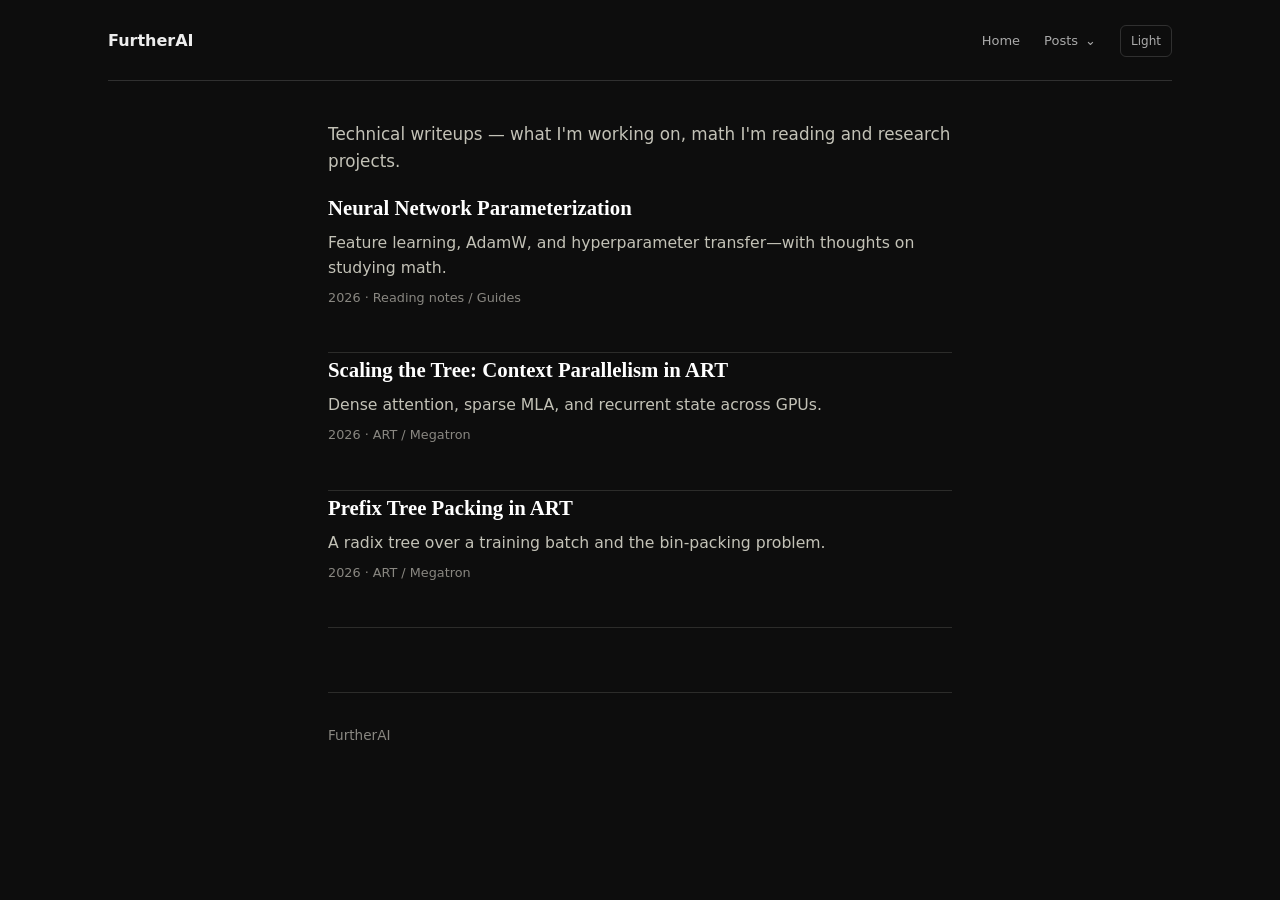
<file: index.html>
<!doctype html>
<html lang="en">
<head>
  <meta charset="utf-8" />
  <meta name="viewport" content="width=device-width, initial-scale=1" />
  <title>FurtherAI</title>
  <meta name="description" content="Notes on ML systems: training infrastructure, kernels, and the occasional bin-packing problem." />
  <script src="assets/js/theme.js"></script>
  <link rel="stylesheet" href="assets/css/base.css" />
  <style>
    .posts { list-style: none; margin: 0; padding: 0; }
    .post-entry {
      display: block;
      padding: 1.5rem 0;
      border-bottom: 1px solid var(--hairline);
      text-decoration: none;
      color: inherit;
    }
    .post-entry:first-child { padding-top: 0; }
    .post-entry:hover .post-title { color: var(--accent); }
    .post-title {
      font-family: var(--serif);
      font-size: 1.3rem;
      font-weight: 600;
      margin: 0 0 0.35rem;
    }
    .post-dek {
      font-family: var(--sans);
      color: var(--text-secondary);
      font-size: 0.98rem;
      margin: 0 0 0.5rem;
    }
    .post-meta {
      font-family: var(--sans);
      color: var(--text-muted);
      font-size: 0.8rem;
    }
  </style>
<link rel="stylesheet" href="./assets/css/navigation.css?v=20261112-header">
</head>
<body>
<header class="blog_header"><div class="blog_header_inner"><a class="blog_brand" href="./" aria-label="FurtherAI home">FurtherAI</a><nav class="blog_nav" aria-label="Site"><a href="./">Home</a><details class="blog_posts"><summary>Posts</summary><nav class="post_menu" aria-label="Blog posts"><a href="./posts/nn_parameterization/">Neural network parameterization</a><a href="./posts/context-parallelism/">Context parallelism in ART</a><a href="./posts/prefix-tree-packing/">Prefix tree packing in ART</a></nav></details><button class="blog_theme" type="button" data-theme-toggle aria-label="Toggle color theme">Dark</button></nav></div></header>
  <div class="wrap" style="padding-top:40px">


    <p class="dek">Technical writeups &mdash; what I'm working on, math I'm reading and research projects.</p>

    <ul class="posts">
      <li>
        <a class="post-entry" href="posts/nn_parameterization/">
          <p class="post-title">Neural Network Parameterization</p>
          <p class="post-dek">Feature learning, AdamW, and hyperparameter transfer—with thoughts on studying math.</p>
          <p class="post-meta">2026 &middot; Reading notes / Guides</p>
        </a>
      </li>
      <li>
        <a class="post-entry" href="posts/context-parallelism/">
          <p class="post-title">Scaling the Tree: Context Parallelism in ART</p>
          <p class="post-dek">Dense attention, sparse MLA, and recurrent state across GPUs.</p>
          <p class="post-meta">2026 &middot; ART / Megatron</p>
        </a>
      </li>
      <li>
        <a class="post-entry" href="posts/prefix-tree-packing/">
          <p class="post-title">Prefix Tree Packing in ART</p>
          <p class="post-dek">A radix tree over a training batch and the bin-packing problem.</p>
          <p class="post-meta">2026 &middot; ART / Megatron</p>
        </a>
      </li>
    </ul>

    <footer class="site">FurtherAI</footer>
  </div>
</body>
</html>
</file>
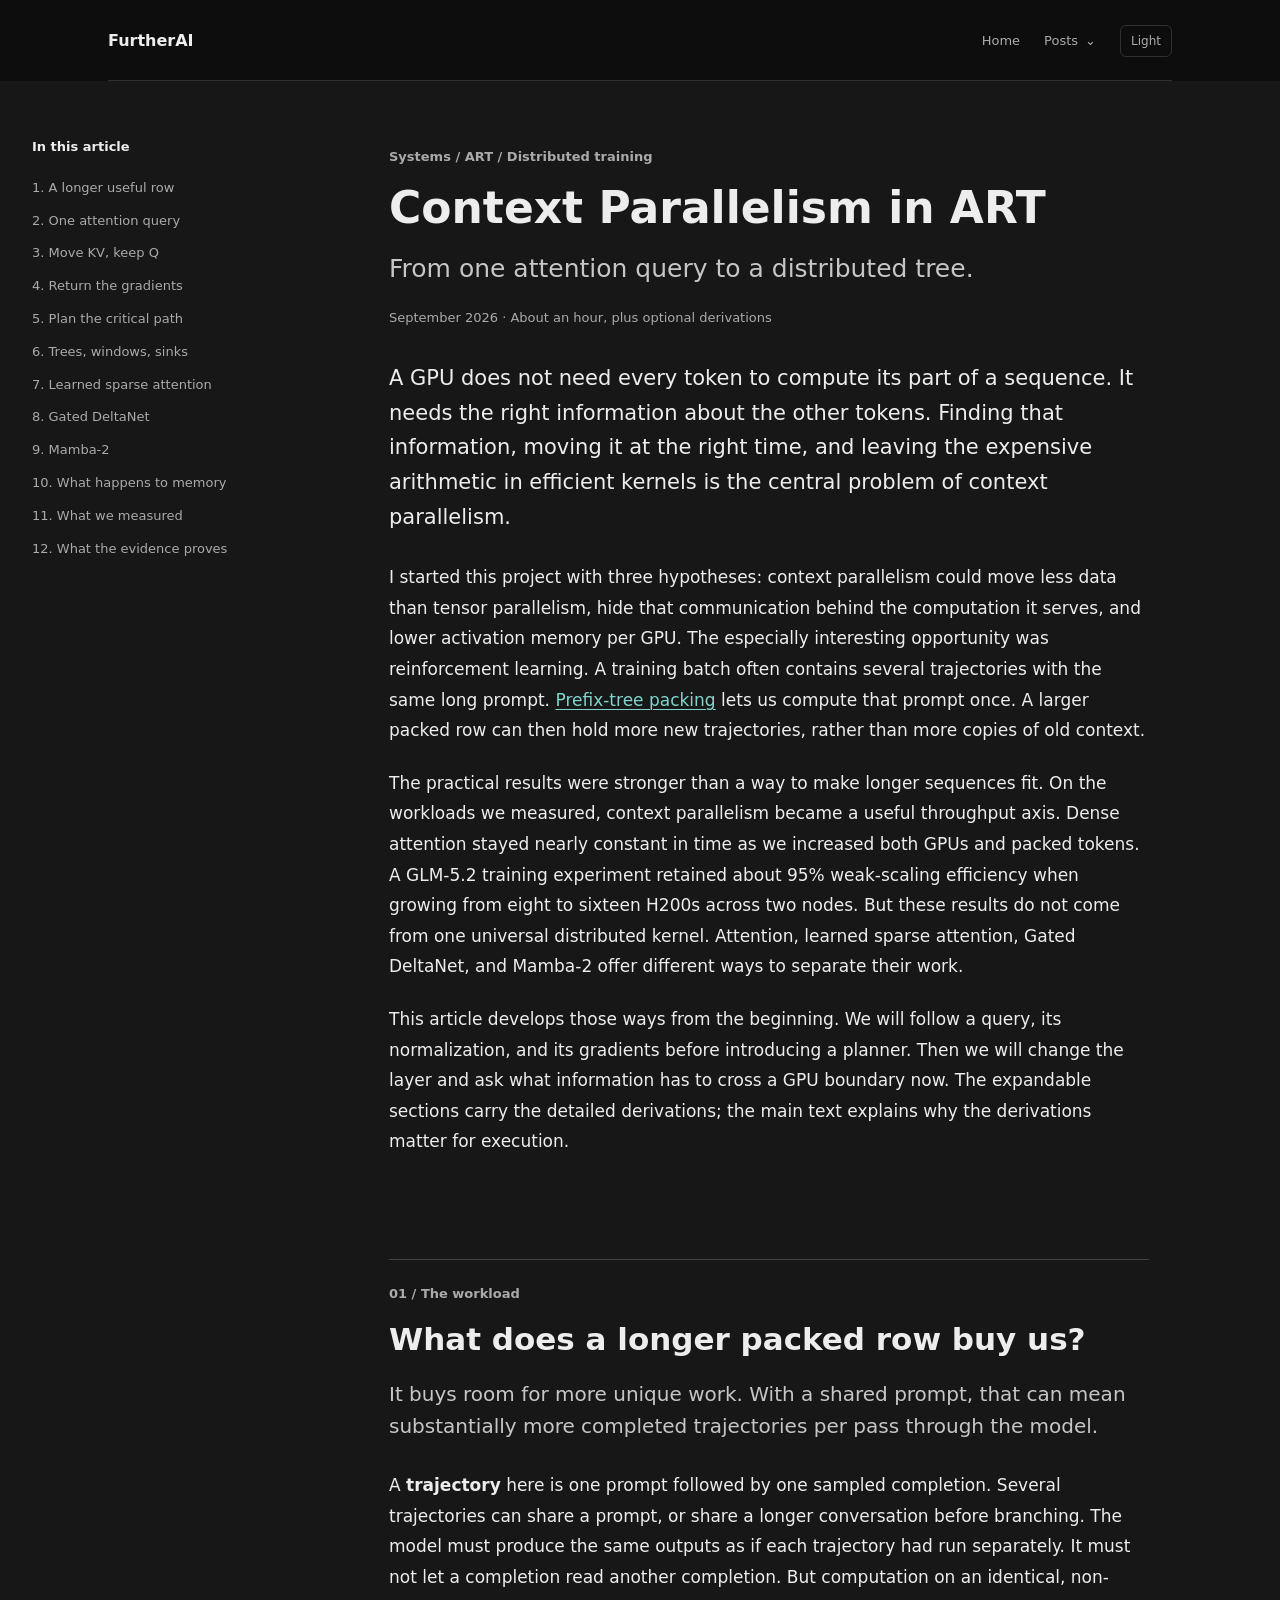
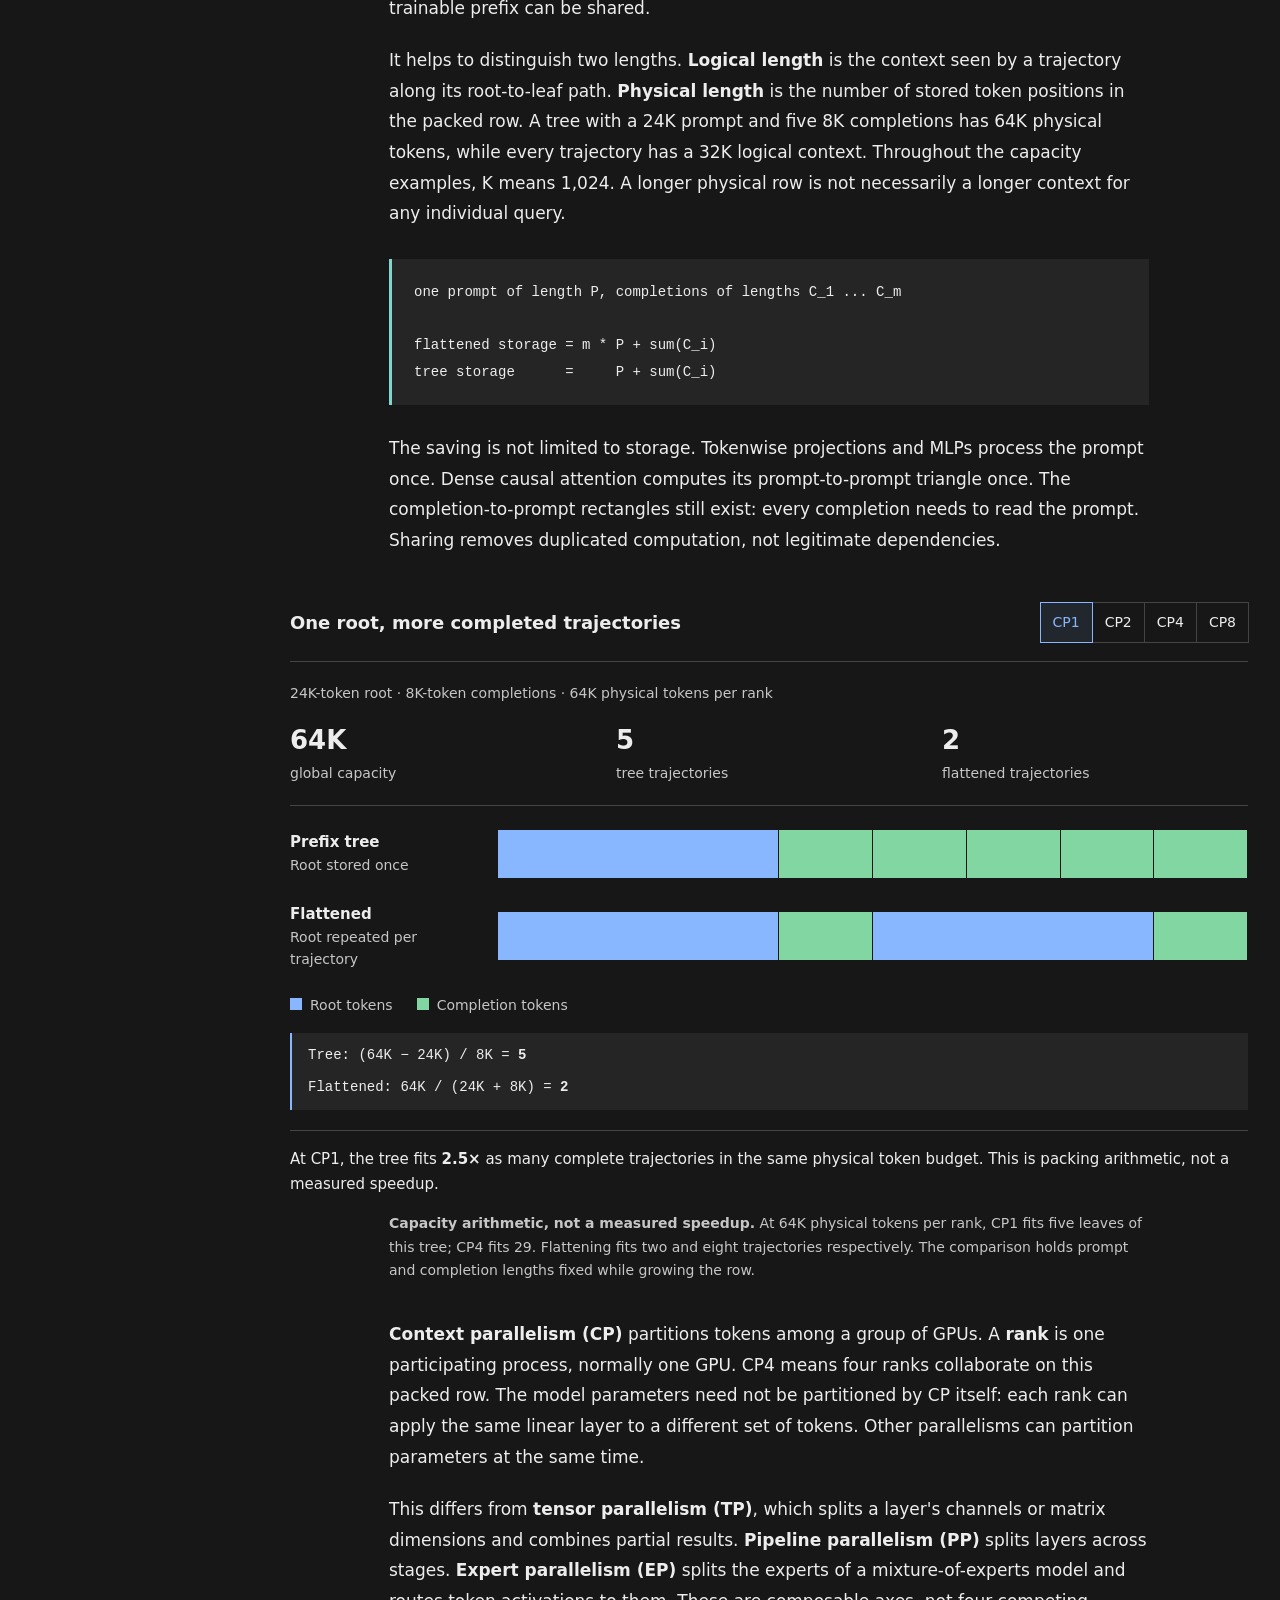
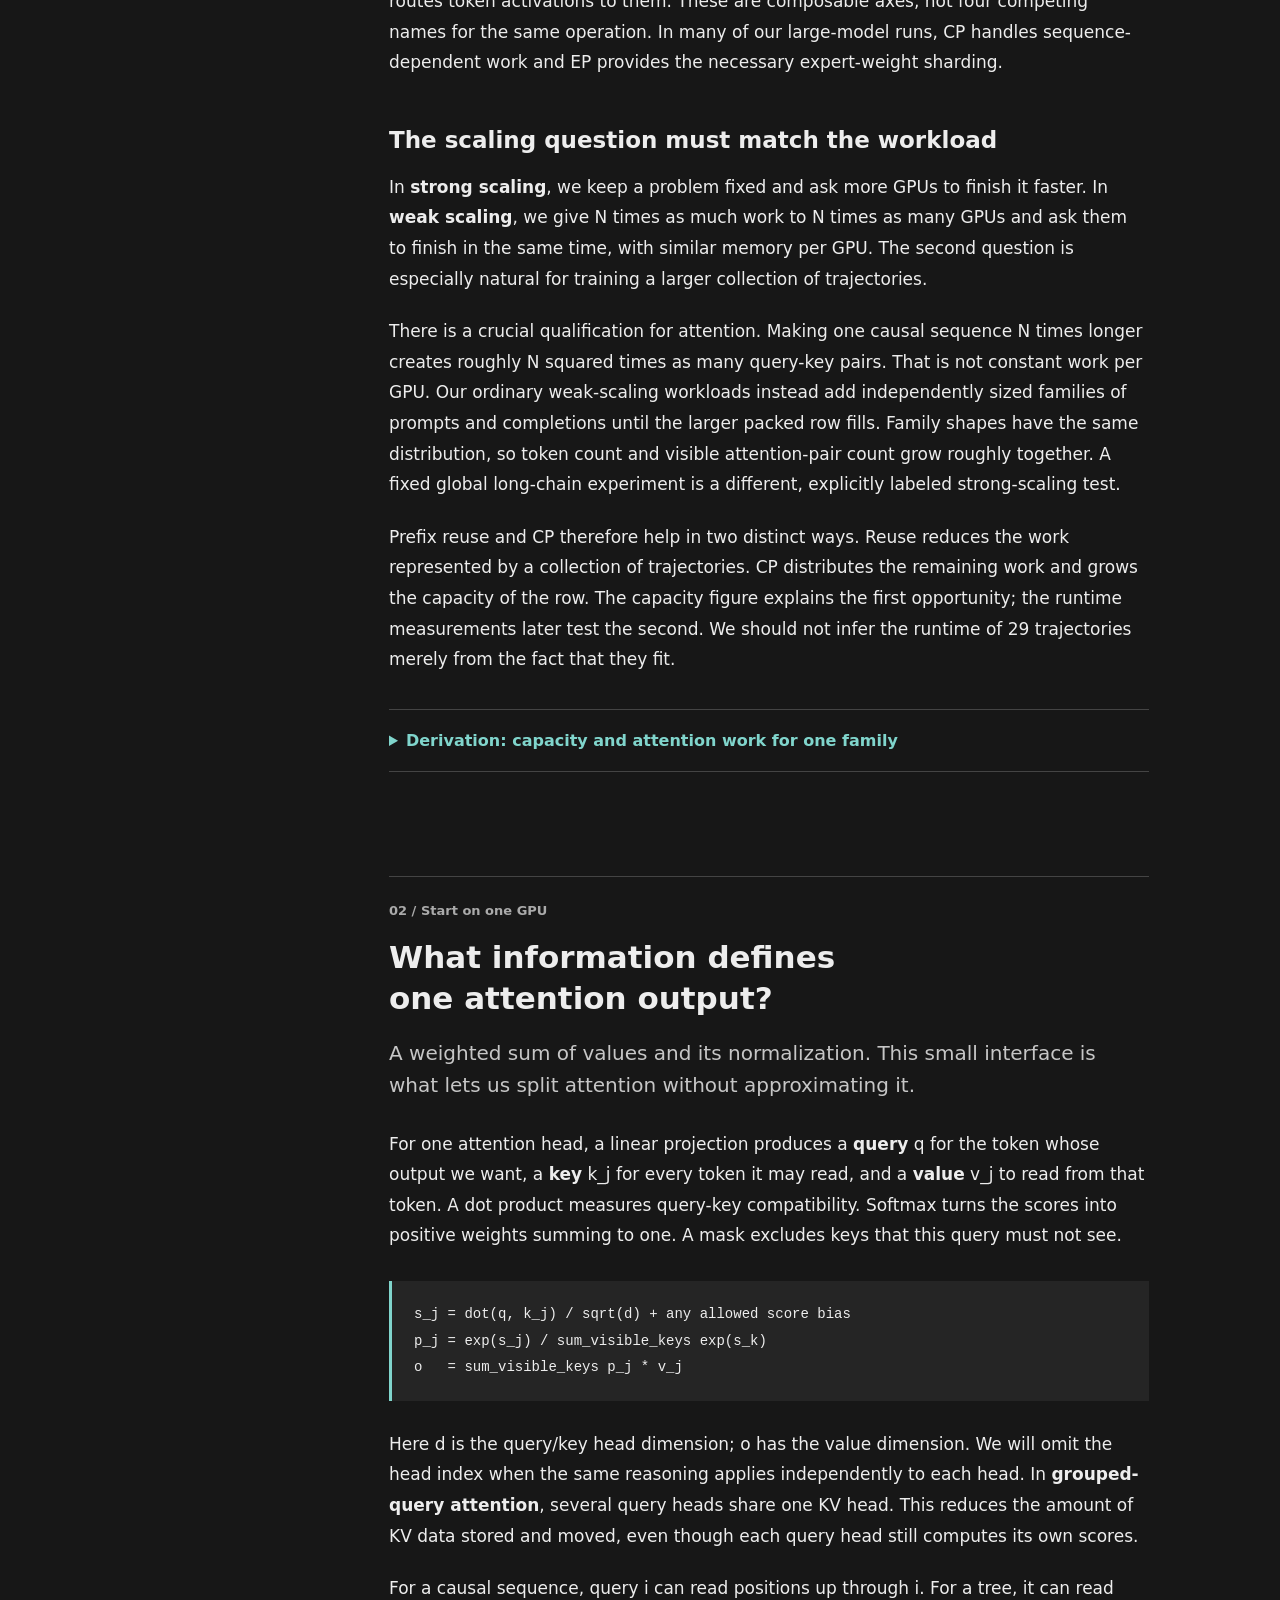
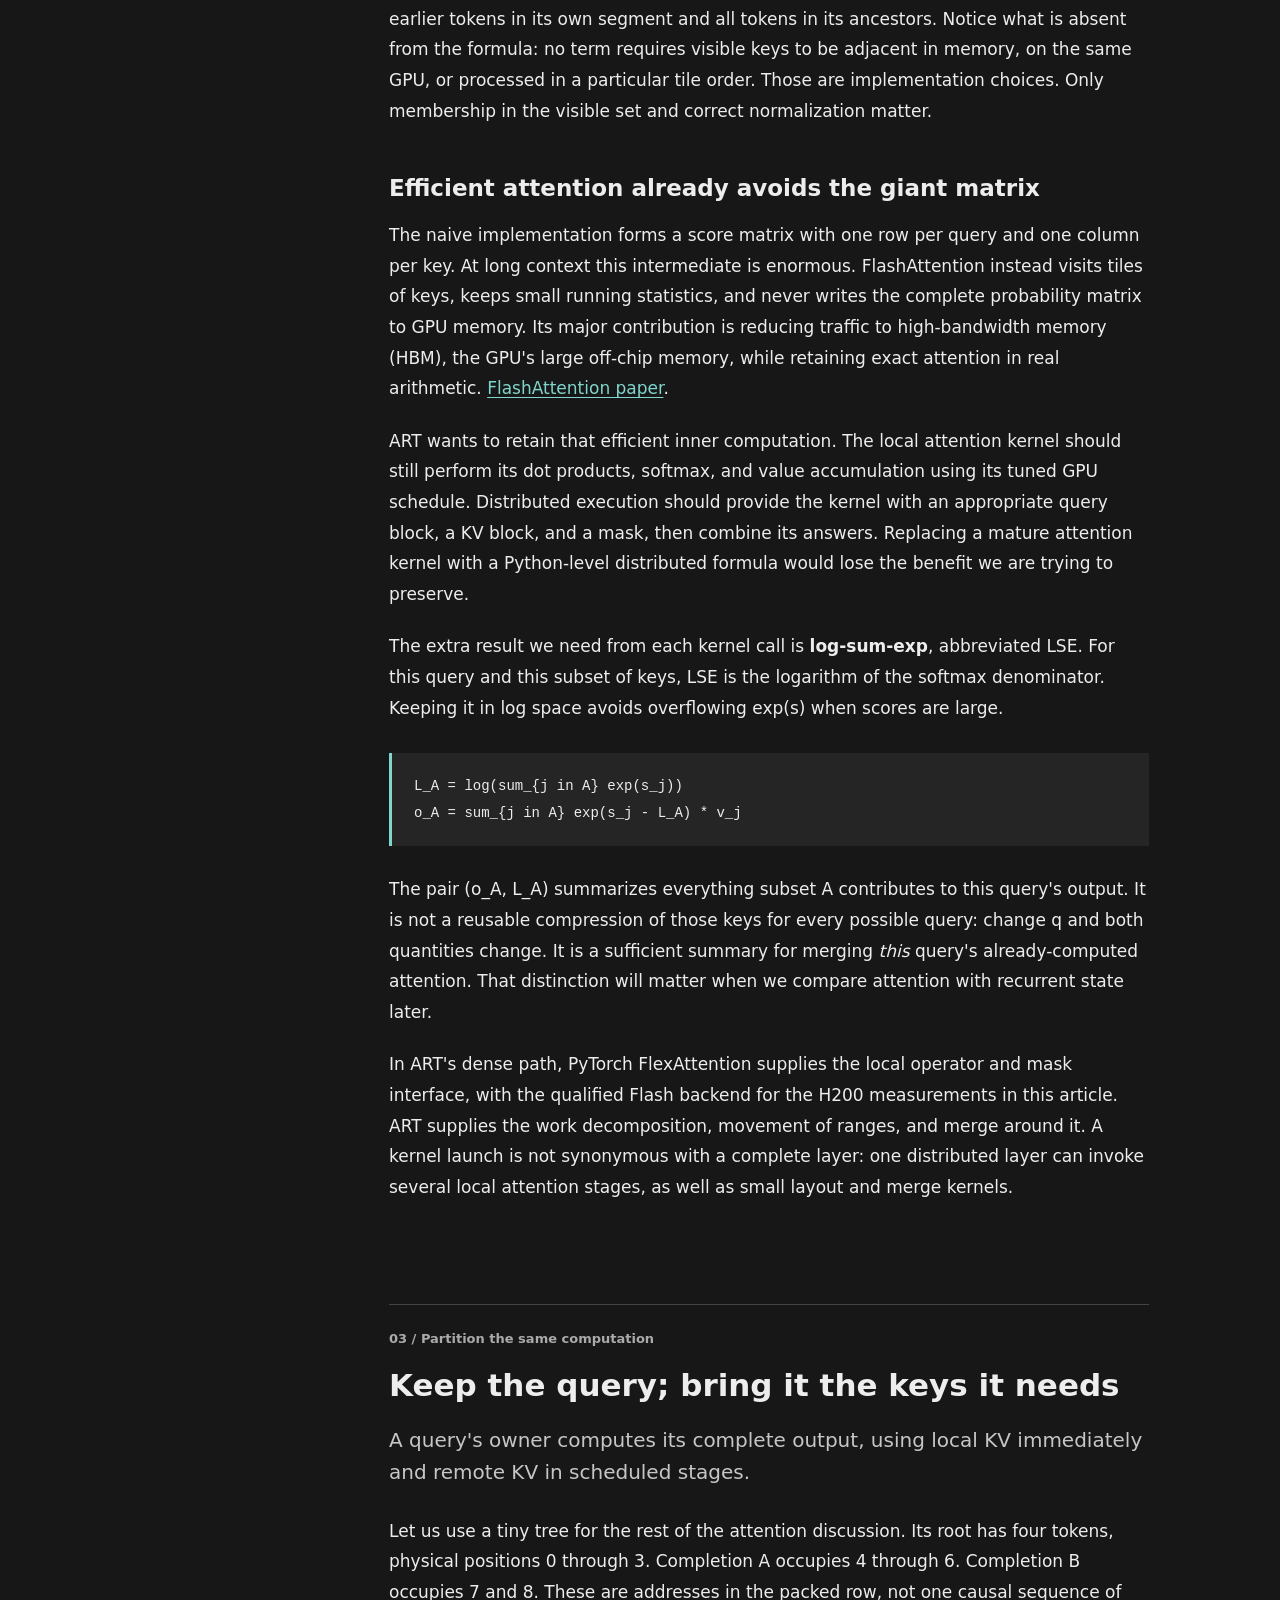
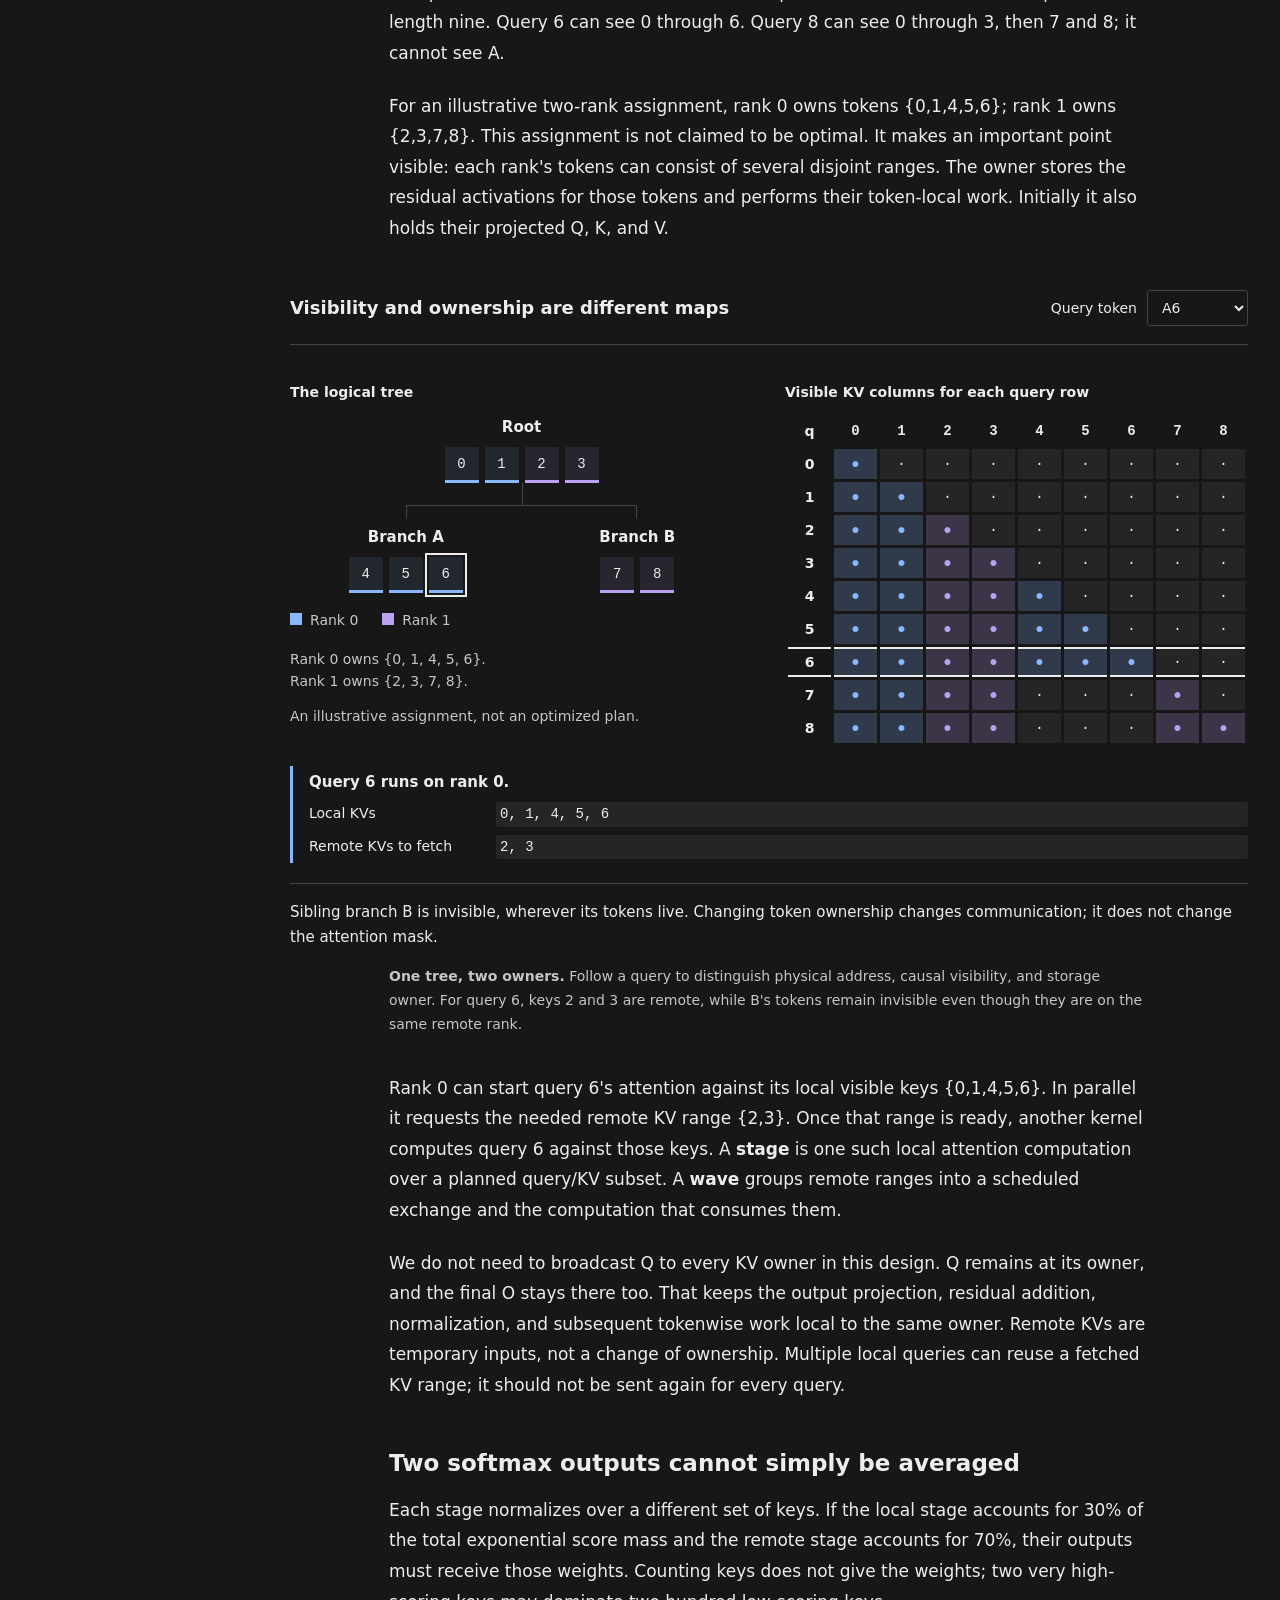
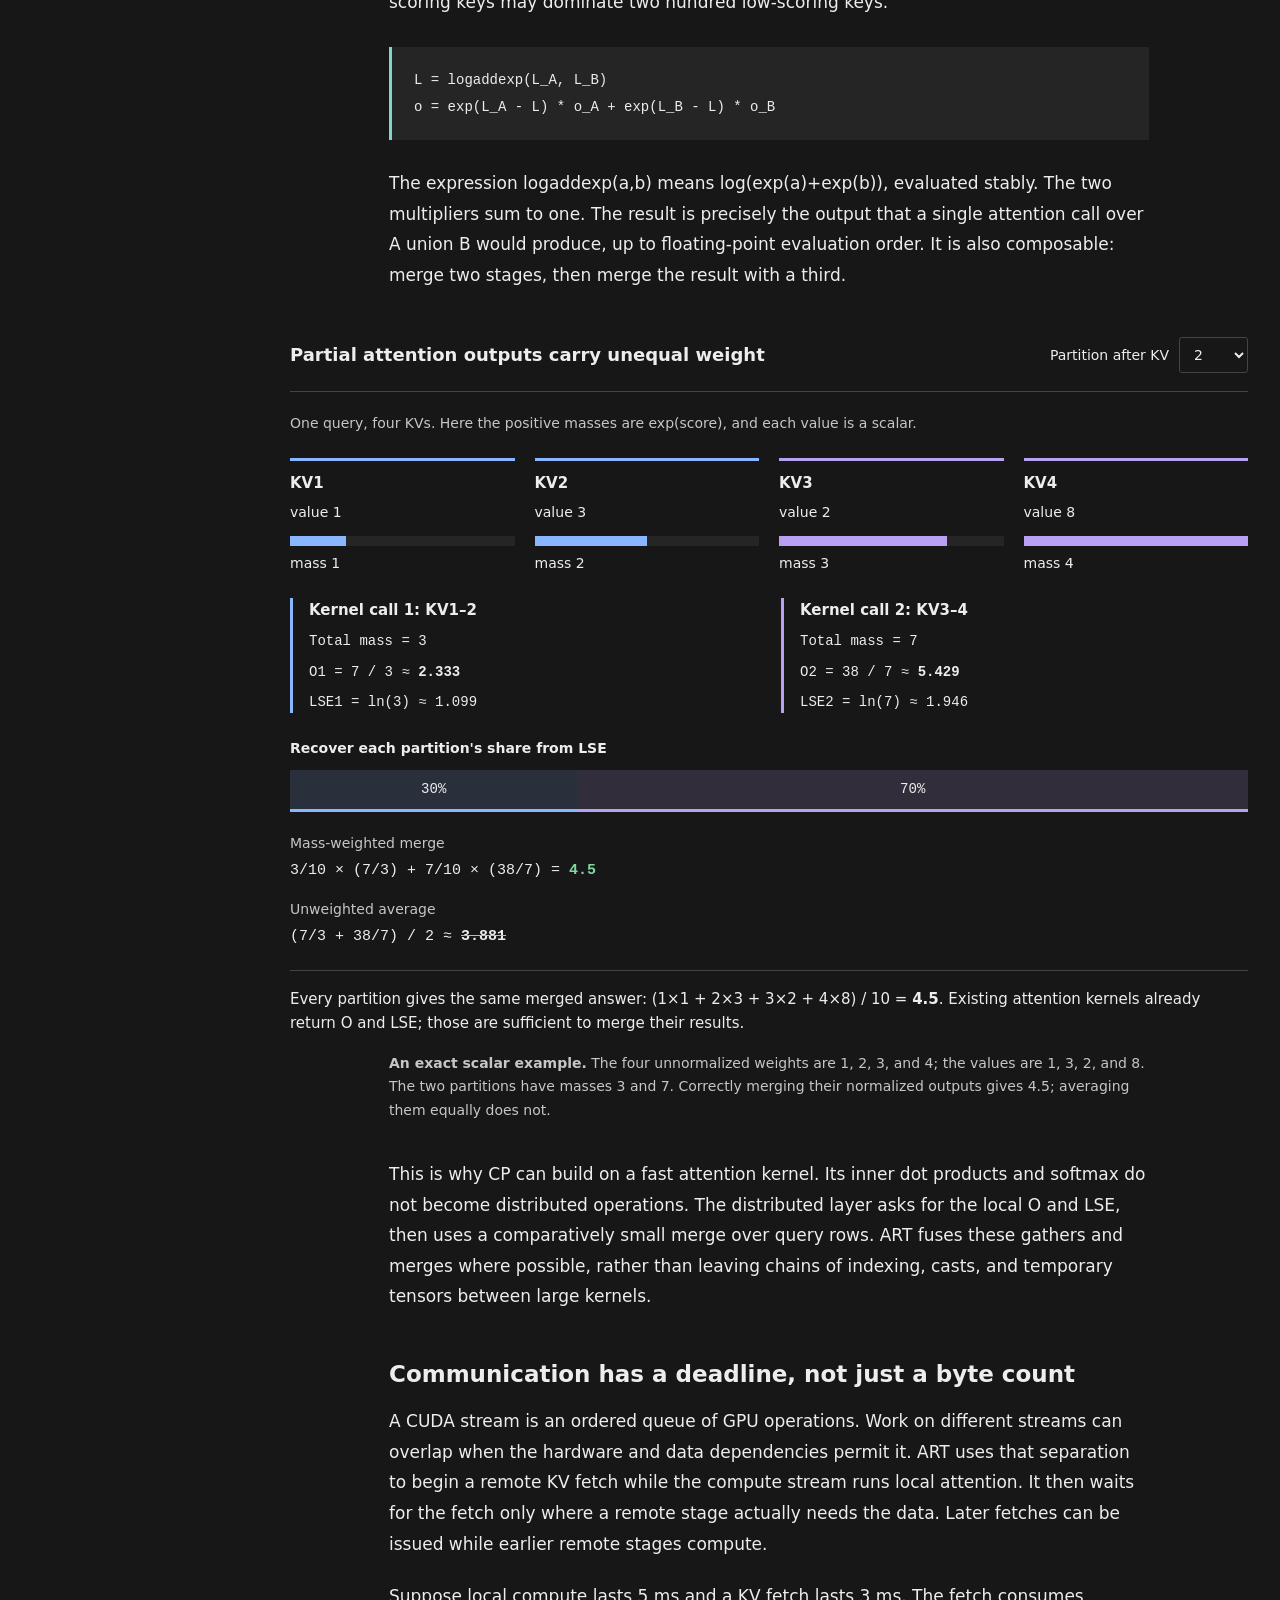
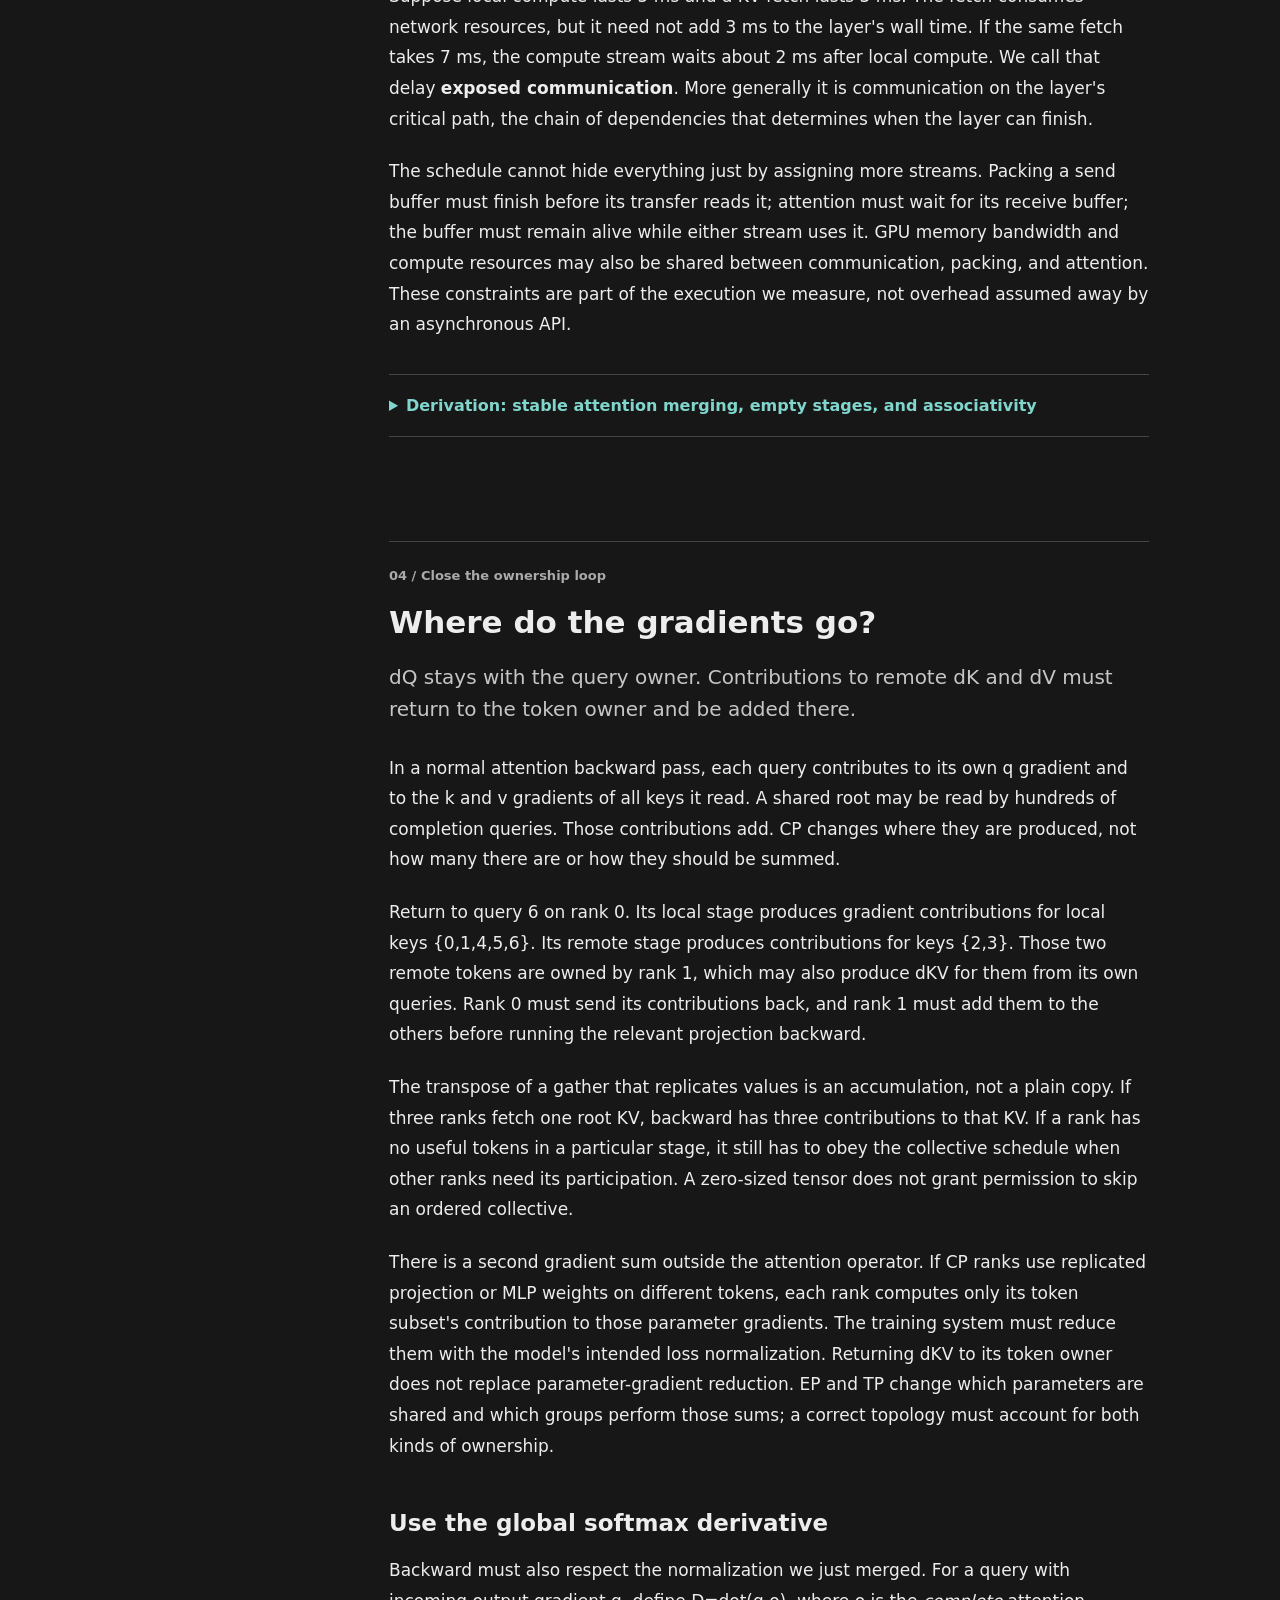
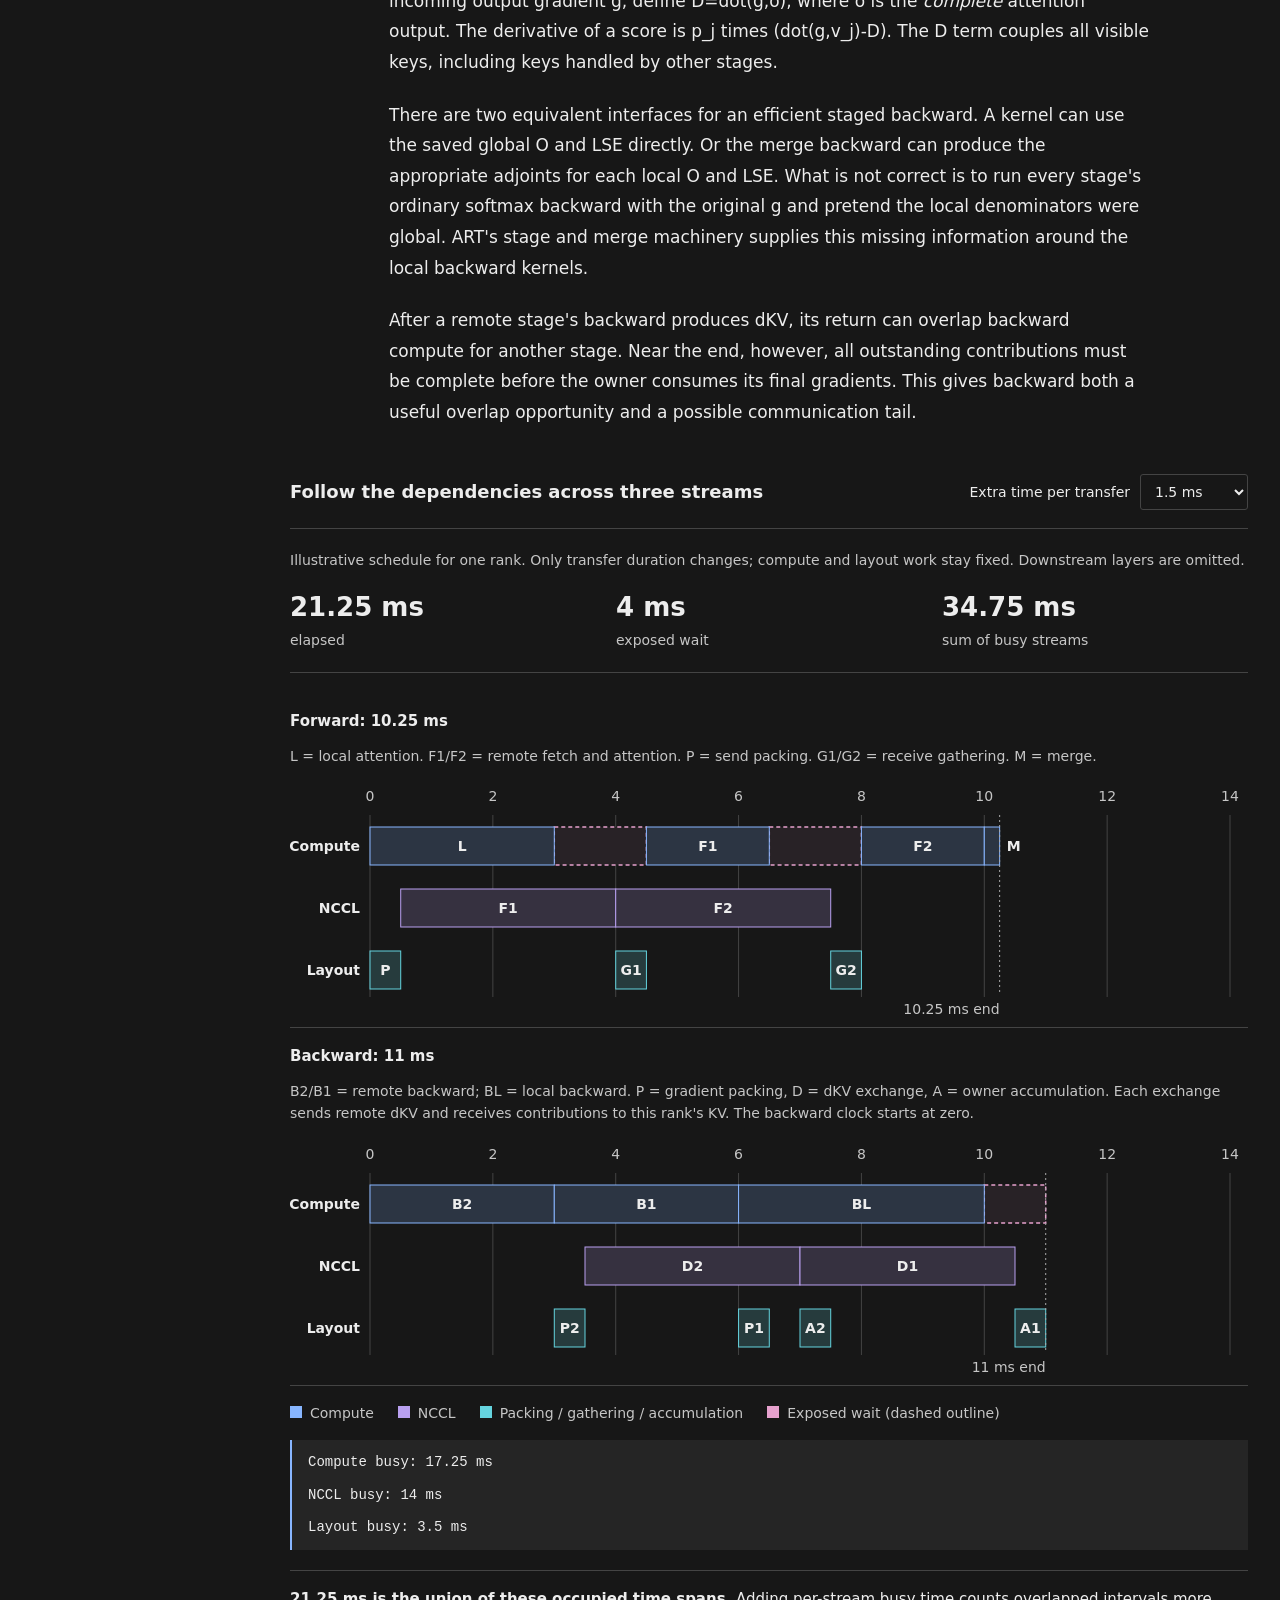
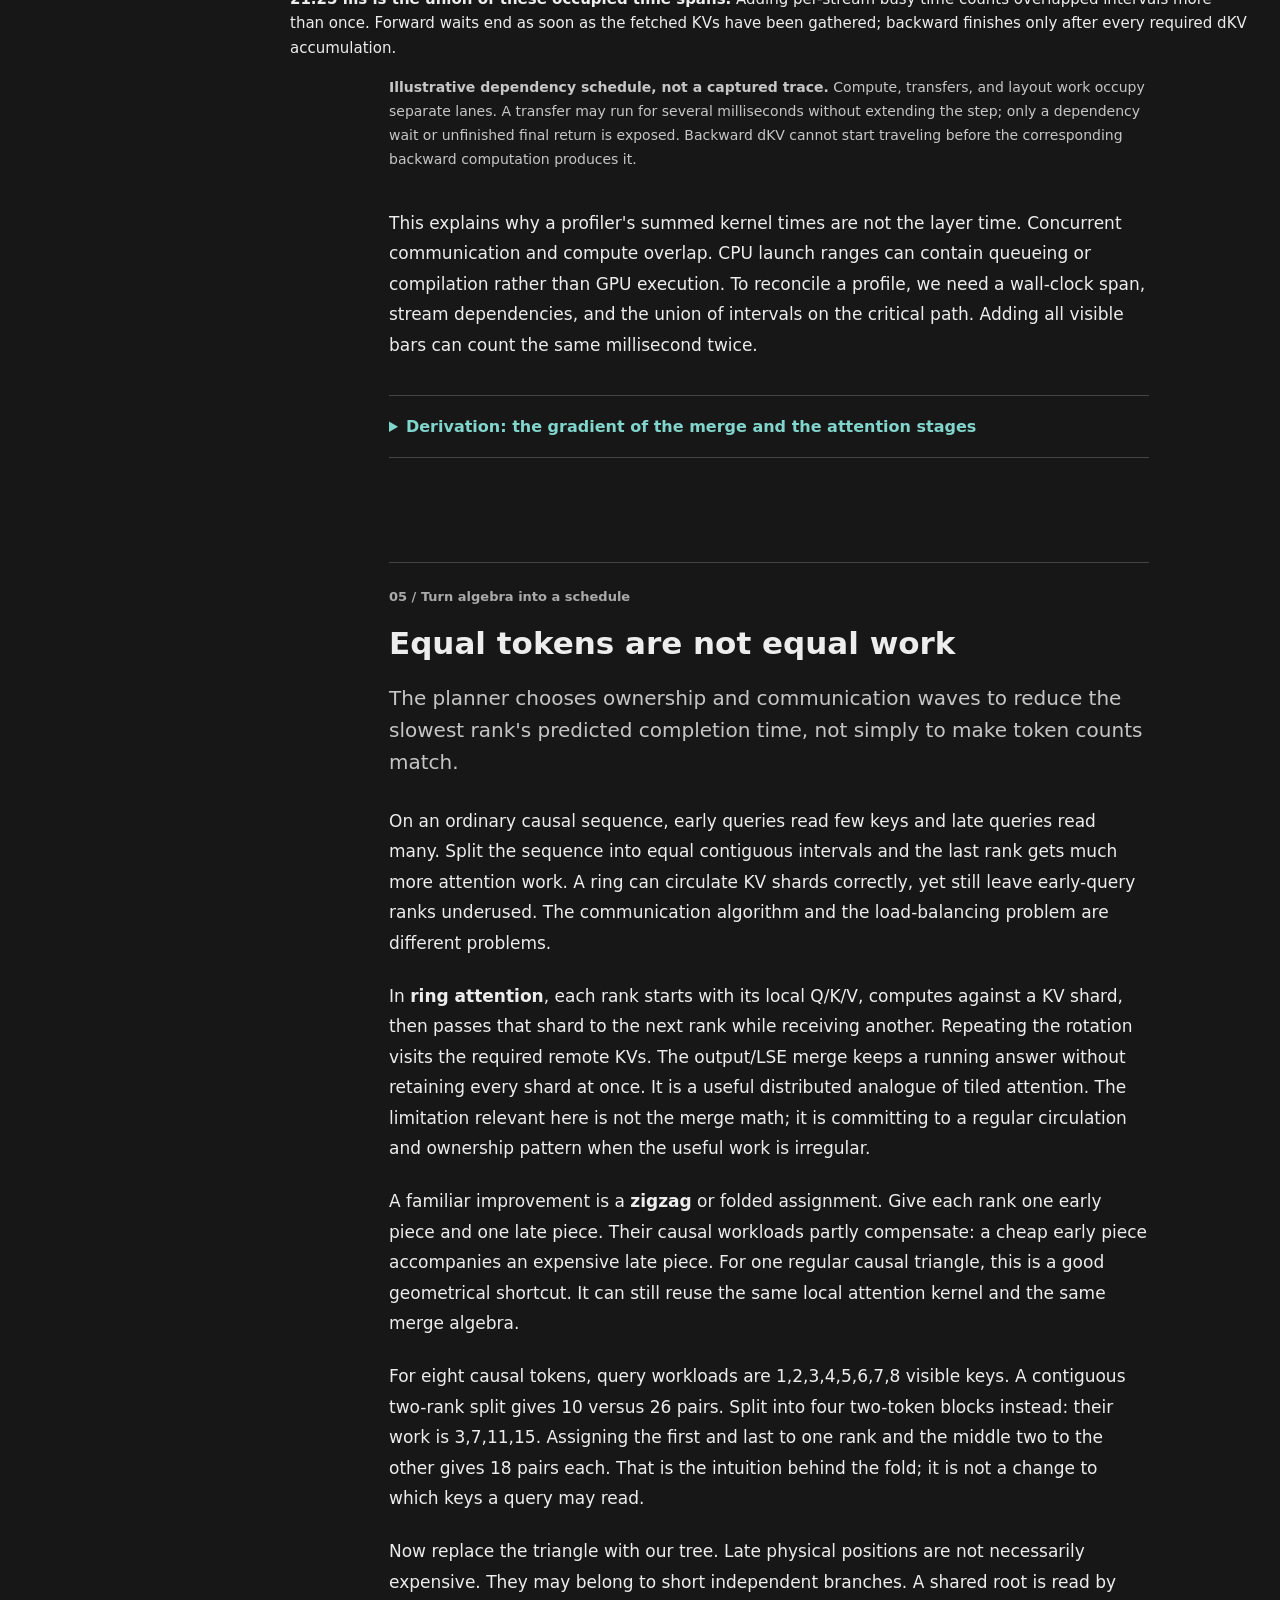
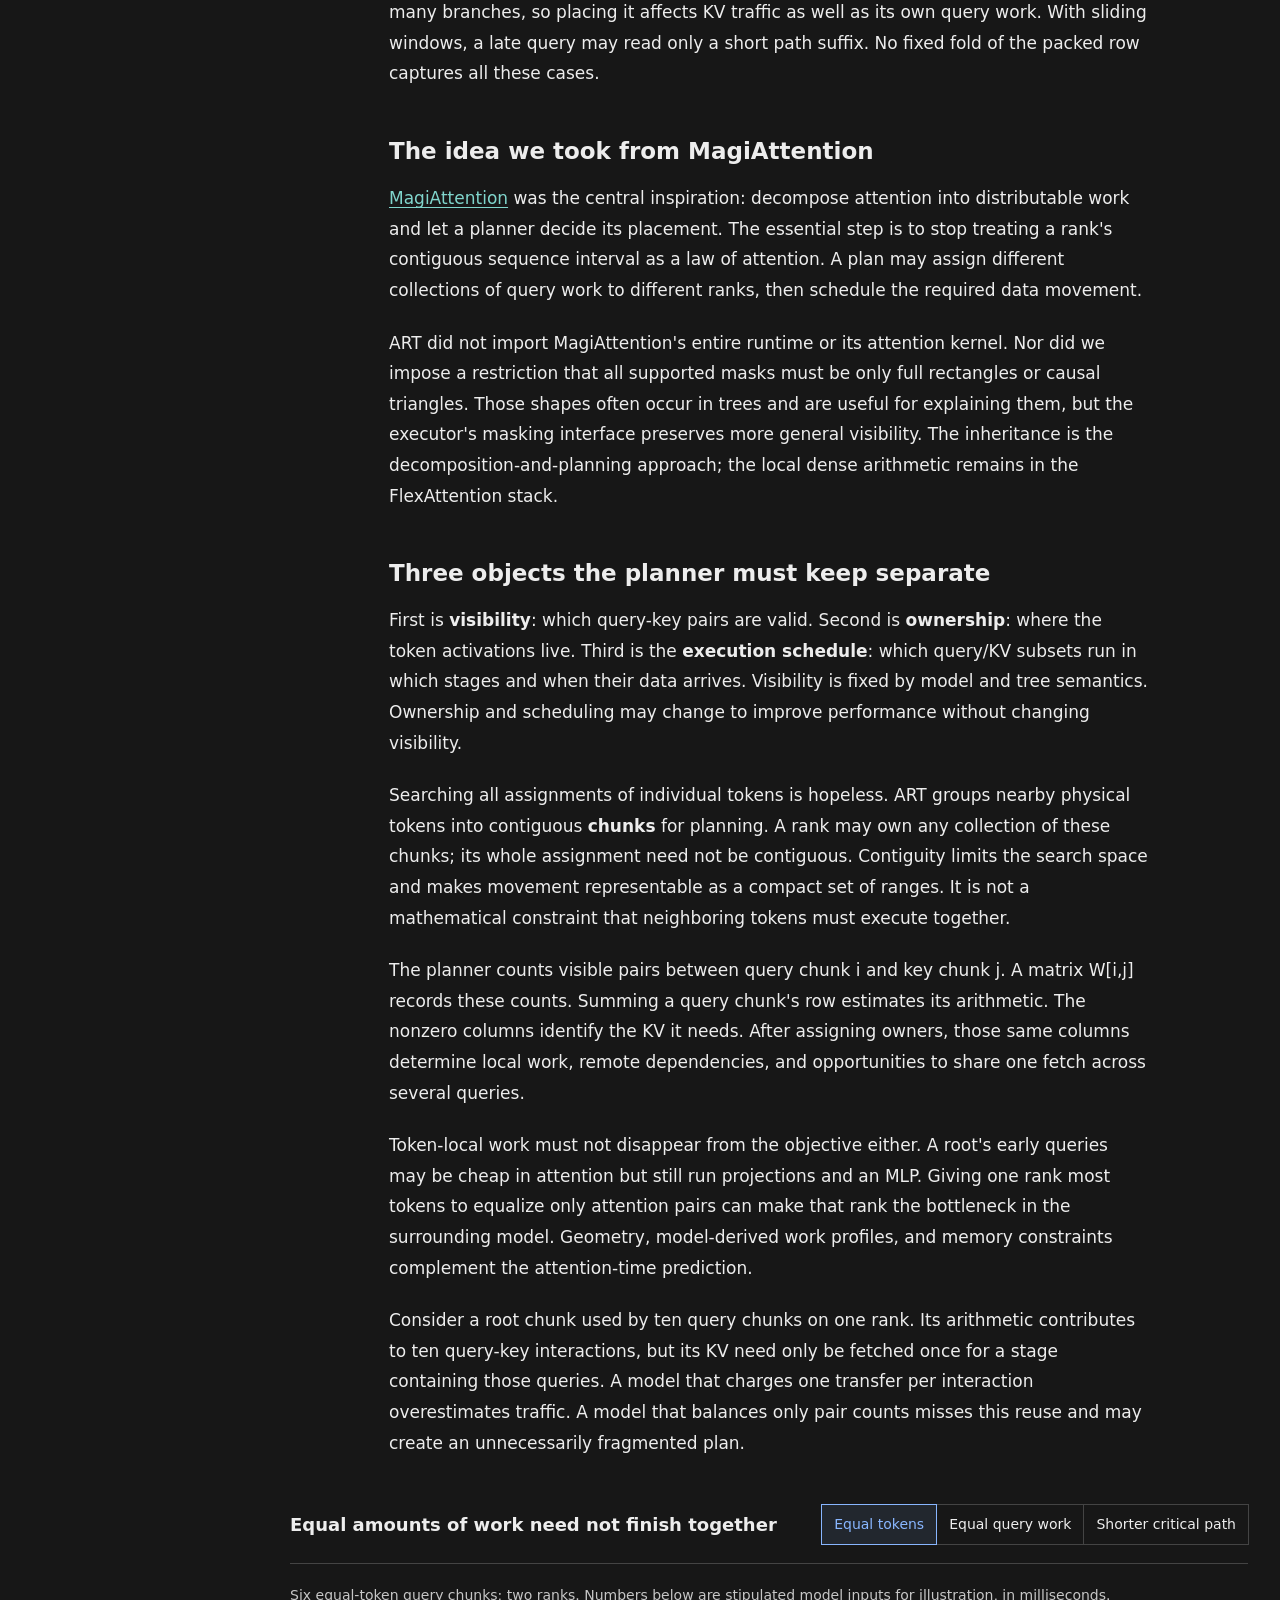
<file: posts/context-parallelism/index.html>
<!doctype html>
<html lang="en" data-theme="light">
<head>
<meta charset="utf-8">
<meta name="viewport" content="width=device-width, initial-scale=1">
<title>Context Parallelism in ART: From One Query to a Distributed Tree</title>
<meta name="description" content="A technical guide to ART context parallelism: attention merging, runtime planning, sparse MLA, Gated DeltaNet, and Mamba-2, with worked examples and derivations.">
<script>document.documentElement.dataset.theme = localStorage.getItem('theme') || (matchMedia('(prefers-color-scheme: dark)').matches ? 'dark' : 'light');</script>
<script src="../../assets/js/theme.js"></script>
<link rel="stylesheet" href="post.css?v=20260909b">
<link rel="stylesheet" href="figures.css?v=20260909b">
<link rel="stylesheet" href="../../assets/css/navigation.css?v=20261112-header">
</head>
<body>
<header class="blog_header"><div class="blog_header_inner"><a class="blog_brand" href="../../" aria-label="FurtherAI home">FurtherAI</a><nav class="blog_nav" aria-label="Site"><a href="../../">Home</a><details class="blog_posts"><summary>Posts</summary><nav class="post_menu" aria-label="Blog posts"><a href="../../posts/nn_parameterization/">Neural network parameterization</a><a href="../../posts/context-parallelism/" aria-current="page">Context parallelism in ART</a><a href="../../posts/prefix-tree-packing/">Prefix tree packing in ART</a></nav></details><button class="blog_theme" type="button" data-theme-toggle aria-label="Toggle color theme">Dark</button></nav></div></header>
<a class="skip-link" href="#article">Skip to article</a>

<div class="page-layout">
<aside class="contents"><details class="contents-menu" open><summary>In this article</summary><nav aria-label="Contents">
<p>In this article</p>
<a href="#why">1. A longer useful row</a>
<a href="#one-query">2. One attention query</a>
<a href="#distributed">3. Move KV, keep Q</a>
<a href="#backward">4. Return the gradients</a>
<a href="#planner">5. Plan the critical path</a>
<a href="#semantics">6. Trees, windows, sinks</a>
<a href="#glm">7. Learned sparse attention</a>
<a href="#gdn">8. Gated DeltaNet</a>
<a href="#mamba">9. Mamba-2</a>
<a href="#memory">10. What happens to memory</a>
<a href="#results">11. What we measured</a>
<a href="#methods">12. What the evidence proves</a>
</nav></details></aside>
<main id="article"><article>
<header class="post-header">
<p class="eyebrow">Systems / ART / Distributed training</p>
<h1>Context Parallelism in ART</h1>
<p class="subtitle">From one attention query to a distributed tree.</p>
<p class="meta">September 2026 &middot; About an hour, plus optional derivations</p>
<p class="lead">A GPU does not need every token to compute its part of a sequence. It needs the right information about the other tokens. Finding that information, moving it at the right time, and leaving the expensive arithmetic in efficient kernels is the central problem of context parallelism.</p>
</header>
<p>I started this project with three hypotheses: context parallelism could move less data than tensor parallelism, hide that communication behind the computation it serves, and lower activation memory per GPU. The especially interesting opportunity was reinforcement learning. A training batch often contains several trajectories with the same long prompt. <a href="../prefix-tree-packing/">Prefix-tree packing</a> lets us compute that prompt once. A larger packed row can then hold more new trajectories, rather than more copies of old context.</p>
<p>The practical results were stronger than a way to make longer sequences fit. On the workloads we measured, context parallelism became a useful throughput axis. Dense attention stayed nearly constant in time as we increased both GPUs and packed tokens. A GLM-5.2 training experiment retained about 95% weak-scaling efficiency when growing from eight to sixteen H200s across two nodes. But these results do not come from one universal distributed kernel. Attention, learned sparse attention, Gated DeltaNet, and Mamba-2 offer different ways to separate their work.</p>
<p>This article develops those ways from the beginning. We will follow a query, its normalization, and its gradients before introducing a planner. Then we will change the layer and ask what information has to cross a GPU boundary now. The expandable sections carry the detailed derivations; the main text explains why the derivations matter for execution.</p>

<section id="why">
<p class="section-number">01 / The workload</p>
<h2>What does a longer packed row buy us?</h2>
<p class="section-answer">It buys room for more unique work. With a shared prompt, that can mean substantially more completed trajectories per pass through the model.</p>
<p>A <strong>trajectory</strong> here is one prompt followed by one sampled completion. Several trajectories can share a prompt, or share a longer conversation before branching. The model must produce the same outputs as if each trajectory had run separately. It must not let a completion read another completion. But computation on an identical, non-trainable prefix can be shared.</p>
<p>It helps to distinguish two lengths. <strong>Logical length</strong> is the context seen by a trajectory along its root-to-leaf path. <strong>Physical length</strong> is the number of stored token positions in the packed row. A tree with a 24K prompt and five 8K completions has 64K physical tokens, while every trajectory has a 32K logical context. Throughout the capacity examples, K means 1,024. A longer physical row is not necessarily a longer context for any individual query.</p>
<pre class="equation">one prompt of length P, completions of lengths C_1 ... C_m

flattened storage = m * P + sum(C_i)
tree storage      =     P + sum(C_i)</pre>
<p>The saving is not limited to storage. Tokenwise projections and MLPs process the prompt once. Dense causal attention computes its prompt-to-prompt triangle once. The completion-to-prompt rectangles still exist: every completion needs to read the prompt. Sharing removes duplicated computation, not legitimate dependencies.</p>
<figure class="cp-figure"><div data-figure="capacity"></div><figcaption><strong>Capacity arithmetic, not a measured speedup.</strong> At 64K physical tokens per rank, CP1 fits five leaves of this tree; CP4 fits 29. Flattening fits two and eight trajectories respectively. The comparison holds prompt and completion lengths fixed while growing the row.</figcaption></figure>
<p><strong>Context parallelism (CP)</strong> partitions tokens among a group of GPUs. A <strong>rank</strong> is one participating process, normally one GPU. CP4 means four ranks collaborate on this packed row. The model parameters need not be partitioned by CP itself: each rank can apply the same linear layer to a different set of tokens. Other parallelisms can partition parameters at the same time.</p>
<p>This differs from <strong>tensor parallelism (TP)</strong>, which splits a layer's channels or matrix dimensions and combines partial results. <strong>Pipeline parallelism (PP)</strong> splits layers across stages. <strong>Expert parallelism (EP)</strong> splits the experts of a mixture-of-experts model and routes token activations to them. These are composable axes, not four competing names for the same operation. In many of our large-model runs, CP handles sequence-dependent work and EP provides the necessary expert-weight sharding.</p>
<h3>The scaling question must match the workload</h3>
<p>In <strong>strong scaling</strong>, we keep a problem fixed and ask more GPUs to finish it faster. In <strong>weak scaling</strong>, we give N times as much work to N times as many GPUs and ask them to finish in the same time, with similar memory per GPU. The second question is especially natural for training a larger collection of trajectories.</p>
<p>There is a crucial qualification for attention. Making one causal sequence N times longer creates roughly N squared times as many query-key pairs. That is not constant work per GPU. Our ordinary weak-scaling workloads instead add independently sized families of prompts and completions until the larger packed row fills. Family shapes have the same distribution, so token count and visible attention-pair count grow roughly together. A fixed global long-chain experiment is a different, explicitly labeled strong-scaling test.</p>
<p>Prefix reuse and CP therefore help in two distinct ways. Reuse reduces the work represented by a collection of trajectories. CP distributes the remaining work and grows the capacity of the row. The capacity figure explains the first opportunity; the runtime measurements later test the second. We should not infer the runtime of 29 trajectories merely from the fact that they fit.</p>
<details><summary>Derivation: capacity and attention work for one family</summary><div class="proof">
<p>For equal completion length C and row capacity S, flattened trajectories occupy P+C tokens each. A tree pays P once. Ignoring all packing constraints except capacity:</p>
<pre class="equation">m_flat = floor(S / (P + C))
m_tree = floor((S - P) / C), for S &gt;= P

visible pairs in the tree:
A_tree = P(P+1)/2 + sum_i [C_i P + C_i(C_i+1)/2]

A_flat - A_tree = (m-1) P(P+1)/2</pre>
<p>The rectangle C_i P remains in both executions. So does each completion's own triangle. With a deeper tree, add one causal triangle for each physical segment and one rectangle between that segment and each of its ancestors. Unrelated branches contribute no pair. This is the work-counting rule the planner must respect.</p>
<p>Tree sharing also requires matching all semantics along a shared path: token identities, position IDs, masks, and the treatment of stochastic operations. ART keeps trainable tokens in leaves so independent loss contributions are not silently collapsed into one shared target. Gradients from multiple descendants still add at their common prefix. The prefix-tree article covers the packing contract; CP must preserve it.</p>
</div></details>
</section>

<section id="one-query">
<p class="section-number">02 / Start on one GPU</p>
<h2>What information defines one attention output?</h2>
<p class="section-answer">A weighted sum of values and its normalization. This small interface is what lets us split attention without approximating it.</p>
<p>For one attention head, a linear projection produces a <strong>query</strong> q for the token whose output we want, a <strong>key</strong> k_j for every token it may read, and a <strong>value</strong> v_j to read from that token. A dot product measures query-key compatibility. Softmax turns the scores into positive weights summing to one. A mask excludes keys that this query must not see.</p>
<pre class="equation">s_j = dot(q, k_j) / sqrt(d) + any allowed score bias
p_j = exp(s_j) / sum_visible_keys exp(s_k)
o   = sum_visible_keys p_j * v_j</pre>
<p>Here d is the query/key head dimension; o has the value dimension. We will omit the head index when the same reasoning applies independently to each head. In <strong>grouped-query attention</strong>, several query heads share one KV head. This reduces the amount of KV data stored and moved, even though each query head still computes its own scores.</p>
<p>For a causal sequence, query i can read positions up through i. For a tree, it can read earlier tokens in its own segment and all tokens in its ancestors. Notice what is absent from the formula: no term requires visible keys to be adjacent in memory, on the same GPU, or processed in a particular tile order. Those are implementation choices. Only membership in the visible set and correct normalization matter.</p>
<h3>Efficient attention already avoids the giant matrix</h3>
<p>The naive implementation forms a score matrix with one row per query and one column per key. At long context this intermediate is enormous. FlashAttention instead visits tiles of keys, keeps small running statistics, and never writes the complete probability matrix to GPU memory. Its major contribution is reducing traffic to high-bandwidth memory (HBM), the GPU's large off-chip memory, while retaining exact attention in real arithmetic. <a href="https://arxiv.org/abs/2205.14135">FlashAttention paper</a>.</p>
<p>ART wants to retain that efficient inner computation. The local attention kernel should still perform its dot products, softmax, and value accumulation using its tuned GPU schedule. Distributed execution should provide the kernel with an appropriate query block, a KV block, and a mask, then combine its answers. Replacing a mature attention kernel with a Python-level distributed formula would lose the benefit we are trying to preserve.</p>
<p>The extra result we need from each kernel call is <strong>log-sum-exp</strong>, abbreviated LSE. For this query and this subset of keys, LSE is the logarithm of the softmax denominator. Keeping it in log space avoids overflowing exp(s) when scores are large.</p>
<pre class="equation">L_A = log(sum_{j in A} exp(s_j))
o_A = sum_{j in A} exp(s_j - L_A) * v_j</pre>
<p>The pair (o_A, L_A) summarizes everything subset A contributes to this query's output. It is not a reusable compression of those keys for every possible query: change q and both quantities change. It is a sufficient summary for merging <em>this</em> query's already-computed attention. That distinction will matter when we compare attention with recurrent state later.</p>
<p>In ART's dense path, PyTorch FlexAttention supplies the local operator and mask interface, with the qualified Flash backend for the H200 measurements in this article. ART supplies the work decomposition, movement of ranges, and merge around it. A kernel launch is not synonymous with a complete layer: one distributed layer can invoke several local attention stages, as well as small layout and merge kernels.</p>
</section>

<section id="distributed">
<p class="section-number">03 / Partition the same computation</p>
<h2>Keep the query; bring it the keys it needs</h2>
<p class="section-answer">A query's owner computes its complete output, using local KV immediately and remote KV in scheduled stages.</p>
<p>Let us use a tiny tree for the rest of the attention discussion. Its root has four tokens, physical positions 0 through 3. Completion A occupies 4 through 6. Completion B occupies 7 and 8. These are addresses in the packed row, not one causal sequence of length nine. Query 6 can see 0 through 6. Query 8 can see 0 through 3, then 7 and 8; it cannot see A.</p>
<p>For an illustrative two-rank assignment, rank 0 owns tokens {0,1,4,5,6}; rank 1 owns {2,3,7,8}. This assignment is not claimed to be optimal. It makes an important point visible: each rank's tokens can consist of several disjoint ranges. The owner stores the residual activations for those tokens and performs their token-local work. Initially it also holds their projected Q, K, and V.</p>
<figure class="cp-figure"><div data-figure="ownership"></div><figcaption><strong>One tree, two owners.</strong> Follow a query to distinguish physical address, causal visibility, and storage owner. For query 6, keys 2 and 3 are remote, while B's tokens remain invisible even though they are on the same remote rank.</figcaption></figure>
<p>Rank 0 can start query 6's attention against its local visible keys {0,1,4,5,6}. In parallel it requests the needed remote KV range {2,3}. Once that range is ready, another kernel computes query 6 against those keys. A <strong>stage</strong> is one such local attention computation over a planned query/KV subset. A <strong>wave</strong> groups remote ranges into a scheduled exchange and the computation that consumes them.</p>
<p>We do not need to broadcast Q to every KV owner in this design. Q remains at its owner, and the final O stays there too. That keeps the output projection, residual addition, normalization, and subsequent tokenwise work local to the same owner. Remote KVs are temporary inputs, not a change of ownership. Multiple local queries can reuse a fetched KV range; it should not be sent again for every query.</p>
<h3>Two softmax outputs cannot simply be averaged</h3>
<p>Each stage normalizes over a different set of keys. If the local stage accounts for 30% of the total exponential score mass and the remote stage accounts for 70%, their outputs must receive those weights. Counting keys does not give the weights; two very high-scoring keys may dominate two hundred low-scoring keys.</p>
<pre class="equation">L = logaddexp(L_A, L_B)
o = exp(L_A - L) * o_A + exp(L_B - L) * o_B</pre>
<p>The expression logaddexp(a,b) means log(exp(a)+exp(b)), evaluated stably. The two multipliers sum to one. The result is precisely the output that a single attention call over A union B would produce, up to floating-point evaluation order. It is also composable: merge two stages, then merge the result with a third.</p>
<figure class="cp-figure"><div data-figure="attention-merge"></div><figcaption><strong>An exact scalar example.</strong> The four unnormalized weights are 1, 2, 3, and 4; the values are 1, 3, 2, and 8. The two partitions have masses 3 and 7. Correctly merging their normalized outputs gives 4.5; averaging them equally does not.</figcaption></figure>
<p>This is why CP can build on a fast attention kernel. Its inner dot products and softmax do not become distributed operations. The distributed layer asks for the local O and LSE, then uses a comparatively small merge over query rows. ART fuses these gathers and merges where possible, rather than leaving chains of indexing, casts, and temporary tensors between large kernels.</p>
<h3>Communication has a deadline, not just a byte count</h3>
<p>A CUDA stream is an ordered queue of GPU operations. Work on different streams can overlap when the hardware and data dependencies permit it. ART uses that separation to begin a remote KV fetch while the compute stream runs local attention. It then waits for the fetch only where a remote stage actually needs the data. Later fetches can be issued while earlier remote stages compute.</p>
<p>Suppose local compute lasts 5 ms and a KV fetch lasts 3 ms. The fetch consumes network resources, but it need not add 3 ms to the layer's wall time. If the same fetch takes 7 ms, the compute stream waits about 2 ms after local compute. We call that delay <strong>exposed communication</strong>. More generally it is communication on the layer's critical path, the chain of dependencies that determines when the layer can finish.</p>
<p>The schedule cannot hide everything just by assigning more streams. Packing a send buffer must finish before its transfer reads it; attention must wait for its receive buffer; the buffer must remain alive while either stream uses it. GPU memory bandwidth and compute resources may also be shared between communication, packing, and attention. These constraints are part of the execution we measure, not overhead assumed away by an asynchronous API.</p>
<details><summary>Derivation: stable attention merging, empty stages, and associativity</summary><div class="proof">
<p>For disjoint visible key sets A and B, define unnormalized vectors N_A = sum exp(s_j)v_j and scalar masses Z_A = sum exp(s_j), with corresponding quantities for B. Then o_A=N_A/Z_A. Direct substitution gives:</p>
<pre class="equation">o = (N_A + N_B) / (Z_A + Z_B)
  = [Z_A / (Z_A + Z_B)] o_A
    + [Z_B / (Z_A + Z_B)] o_B.</pre>
<p>L_A=log Z_A and L_B=log Z_B recover the weights without representing large Z values. Let m=max(L_A,L_B). Compute:</p>
<pre class="equation">a = exp(L_A - m)
b = exp(L_B - m)
L = m + log(a + b)
o = (a * o_A + b * o_B) / (a + b)</pre>
<p>Associativity follows because the underlying representation is addition of (N,Z). It is exact in real arithmetic, not a promise of bitwise identity across different FP32 or BF16 reduction orders. Accumulating merge statistics at higher precision reduces the error introduced outside the local kernel.</p>
<p>A stage with no visible key has Z=0. Its neutral representation is output zero and LSE negative infinity, with explicit handling of the all-empty case to avoid negative-infinity minus negative-infinity. Every real query must retain the visibility required by the model. An all-masked padding query must not accidentally acquire a nonzero output or gradient.</p>
<p>Disjointness is substantive. If a fetched key appears twice in the sets being merged, it contributes twice to both numerator and denominator and changes the answer. Range deduplication and stage masks are therefore correctness mechanisms, not only memory optimizations. The same rules hold per query and per head when different rows see different stage subsets.</p>
</div></details>
</section>

<section id="backward">
<p class="section-number">04 / Close the ownership loop</p>
<h2>Where do the gradients go?</h2>
<p class="section-answer">dQ stays with the query owner. Contributions to remote dK and dV must return to the token owner and be added there.</p>
<p>In a normal attention backward pass, each query contributes to its own q gradient and to the k and v gradients of all keys it read. A shared root may be read by hundreds of completion queries. Those contributions add. CP changes where they are produced, not how many there are or how they should be summed.</p>
<p>Return to query 6 on rank 0. Its local stage produces gradient contributions for local keys {0,1,4,5,6}. Its remote stage produces contributions for keys {2,3}. Those two remote tokens are owned by rank 1, which may also produce dKV for them from its own queries. Rank 0 must send its contributions back, and rank 1 must add them to the others before running the relevant projection backward.</p>
<p>The transpose of a gather that replicates values is an accumulation, not a plain copy. If three ranks fetch one root KV, backward has three contributions to that KV. If a rank has no useful tokens in a particular stage, it still has to obey the collective schedule when other ranks need its participation. A zero-sized tensor does not grant permission to skip an ordered collective.</p>
<p>There is a second gradient sum outside the attention operator. If CP ranks use replicated projection or MLP weights on different tokens, each rank computes only its token subset's contribution to those parameter gradients. The training system must reduce them with the model's intended loss normalization. Returning dKV to its token owner does not replace parameter-gradient reduction. EP and TP change which parameters are shared and which groups perform those sums; a correct topology must account for both kinds of ownership.</p>
<h3>Use the global softmax derivative</h3>
<p>Backward must also respect the normalization we just merged. For a query with incoming output gradient g, define D=dot(g,o), where o is the <em>complete</em> attention output. The derivative of a score is p_j times (dot(g,v_j)-D). The D term couples all visible keys, including keys handled by other stages.</p>
<p>There are two equivalent interfaces for an efficient staged backward. A kernel can use the saved global O and LSE directly. Or the merge backward can produce the appropriate adjoints for each local O and LSE. What is not correct is to run every stage's ordinary softmax backward with the original g and pretend the local denominators were global. ART's stage and merge machinery supplies this missing information around the local backward kernels.</p>
<p>After a remote stage's backward produces dKV, its return can overlap backward compute for another stage. Near the end, however, all outstanding contributions must be complete before the owner consumes its final gradients. This gives backward both a useful overlap opportunity and a possible communication tail.</p>
<figure class="cp-figure"><div data-figure="schedule"></div><figcaption><strong>Illustrative dependency schedule, not a captured trace.</strong> Compute, transfers, and layout work occupy separate lanes. A transfer may run for several milliseconds without extending the step; only a dependency wait or unfinished final return is exposed. Backward dKV cannot start traveling before the corresponding backward computation produces it.</figcaption></figure>
<p>This explains why a profiler's summed kernel times are not the layer time. Concurrent communication and compute overlap. CPU launch ranges can contain queueing or compilation rather than GPU execution. To reconcile a profile, we need a wall-clock span, stream dependencies, and the union of intervals on the critical path. Adding all visible bars can count the same millisecond twice.</p>
<details><summary>Derivation: the gradient of the merge and the attention stages</summary><div class="proof">
<p>Let the full output be o=sum_r w_r o_r, where w_r=exp(L_r-L) and L=logsumexp_r L_r. With scalar loss J and g=dJ/do, differentiation gives:</p>
<pre class="equation">dJ / do_r = w_r * g
dJ / dL_r = w_r * dot(g, o_r - o)</pre>
<p>Within stage r, p_local_j=exp(s_j-L_r) and dp_local follows the ordinary softmax derivative. The local-output adjoint contributes w_r p_local_j dot(g,v_j-o_r) to dJ/ds_j. LSE has derivative dL_r/ds_j=p_local_j, so its adjoint contributes w_r p_local_j dot(g,o_r-o). Adding cancels o_r:</p>
<pre class="equation">dJ/ds_j = p_global_j * dot(g, v_j - o)
p_global_j = w_r * p_local_j

dV_j += p_global_j * g
dQ   += (dJ/ds_j) * K_j / sqrt(d)
dK_j += (dJ/ds_j) * Q   / sqrt(d)</pre>
<p>These equations are for one query and head. Sum across queries and across query heads that share a KV head. Score biases or learned sinks have their own derivatives. A distributed implementation must accumulate all consumers' contributions once, at the canonical parameter/token ownership used by the rest of the model.</p>
<p>If backward recomputes probabilities instead of storing them, it uses the same scores and the saved global normalization. This trades repeated arithmetic for much less activation memory. CP does not require retaining a global attention probability matrix; nor should a convenience wrapper accidentally materialize one.</p>
<p>The useful invariant for a communication audit is simple: every forward copy from owner a to consumer b has one backward contribution from b to a. Many forward copies imply a sum. A permutation has an inverse permutation; a replicated gather has a scatter-add. Check these distinctions before attributing a large gradient discrepancy to floating-point noise.</p>
</div></details>
</section>
<section id="planner">
<p class="section-number">05 / Turn algebra into a schedule</p>
<h2>Equal tokens are not equal work</h2>
<p class="section-answer">The planner chooses ownership and communication waves to reduce the slowest rank's predicted completion time, not simply to make token counts match.</p>
<p>On an ordinary causal sequence, early queries read few keys and late queries read many. Split the sequence into equal contiguous intervals and the last rank gets much more attention work. A ring can circulate KV shards correctly, yet still leave early-query ranks underused. The communication algorithm and the load-balancing problem are different problems.</p>
<p>In <strong>ring attention</strong>, each rank starts with its local Q/K/V, computes against a KV shard, then passes that shard to the next rank while receiving another. Repeating the rotation visits the required remote KVs. The output/LSE merge keeps a running answer without retaining every shard at once. It is a useful distributed analogue of tiled attention. The limitation relevant here is not the merge math; it is committing to a regular circulation and ownership pattern when the useful work is irregular.</p>
<p>A familiar improvement is a <strong>zigzag</strong> or folded assignment. Give each rank one early piece and one late piece. Their causal workloads partly compensate: a cheap early piece accompanies an expensive late piece. For one regular causal triangle, this is a good geometrical shortcut. It can still reuse the same local attention kernel and the same merge algebra.</p>
<p>For eight causal tokens, query workloads are 1,2,3,4,5,6,7,8 visible keys. A contiguous two-rank split gives 10 versus 26 pairs. Split into four two-token blocks instead: their work is 3,7,11,15. Assigning the first and last to one rank and the middle two to the other gives 18 pairs each. That is the intuition behind the fold; it is not a change to which keys a query may read.</p>
<p>Now replace the triangle with our tree. Late physical positions are not necessarily expensive. They may belong to short independent branches. A shared root is read by many branches, so placing it affects KV traffic as well as its own query work. With sliding windows, a late query may read only a short path suffix. No fixed fold of the packed row captures all these cases.</p>
<h3>The idea we took from MagiAttention</h3>
<p><a href="https://github.com/SandAI-org/MagiAttention">MagiAttention</a> was the central inspiration: decompose attention into distributable work and let a planner decide its placement. The essential step is to stop treating a rank's contiguous sequence interval as a law of attention. A plan may assign different collections of query work to different ranks, then schedule the required data movement.</p>
<p>ART did not import MagiAttention's entire runtime or its attention kernel. Nor did we impose a restriction that all supported masks must be only full rectangles or causal triangles. Those shapes often occur in trees and are useful for explaining them, but the executor's masking interface preserves more general visibility. The inheritance is the decomposition-and-planning approach; the local dense arithmetic remains in the FlexAttention stack.</p>
<h3>Three objects the planner must keep separate</h3>
<p>First is <strong>visibility</strong>: which query-key pairs are valid. Second is <strong>ownership</strong>: where the token activations live. Third is the <strong>execution schedule</strong>: which query/KV subsets run in which stages and when their data arrives. Visibility is fixed by model and tree semantics. Ownership and scheduling may change to improve performance without changing visibility.</p>
<p>Searching all assignments of individual tokens is hopeless. ART groups nearby physical tokens into contiguous <strong>chunks</strong> for planning. A rank may own any collection of these chunks; its whole assignment need not be contiguous. Contiguity limits the search space and makes movement representable as a compact set of ranges. It is not a mathematical constraint that neighboring tokens must execute together.</p>
<p>The planner counts visible pairs between query chunk i and key chunk j. A matrix W[i,j] records these counts. Summing a query chunk's row estimates its arithmetic. The nonzero columns identify the KV it needs. After assigning owners, those same columns determine local work, remote dependencies, and opportunities to share one fetch across several queries.</p>
<p>Token-local work must not disappear from the objective either. A root's early queries may be cheap in attention but still run projections and an MLP. Giving one rank most tokens to equalize only attention pairs can make that rank the bottleneck in the surrounding model. Geometry, model-derived work profiles, and memory constraints complement the attention-time prediction.</p>
<p>Consider a root chunk used by ten query chunks on one rank. Its arithmetic contributes to ten query-key interactions, but its KV need only be fetched once for a stage containing those queries. A model that charges one transfer per interaction overestimates traffic. A model that balances only pair counts misses this reuse and may create an unnecessarily fragmented plan.</p>
<figure class="cp-figure"><div data-figure="planner"></div><figcaption><strong>A scheduling example with explicit illustrative costs.</strong> Balancing tokens, balancing attention arithmetic, and balancing wall time can choose different owners. The objective is the last rank to finish after its dependencies, not the sum of busy time over all ranks.</figcaption></figure>
<h3>Predict milliseconds on the actual execution shape</h3>
<p>Visible pair count is a useful starting point, not a complete runtime model. Tiny attention calls underfill the GPU. More ranges require gathering and assembly. Each stage adds launch and merge work. A remote transfer costs latency as well as bytes divided by bandwidth. Forward and backward have different throughput and different overlap opportunities.</p>
<p>The generic dense planner uses calibrated coefficients for these effects and simulates the stage schedule. Local and remote attention have distinct forward/backward pair-time coefficients. A measured underfill term accounts for small remote stages. Range counts approximate layout overhead. Communication coefficients must reflect the hardware; explicit rank-to-node link profiles in later planner work further distinguish cross-node traffic from local traffic. The measured snapshot is not a claim that one bandwidth coefficient predicts every placement.</p>
<pre class="equation">stage time ~= launch cost
            + visible pairs / achieved pair throughput
            + merge work + range handling + underfill

transfer time ~= latency + bytes / achieved bandwidth

start next compute = max(compute available, required KV ready)
finish backward    = max(compute finished, all dKV returned)</pre>
<p>These are empirical predictions, not proofs or peak-FLOP estimates. A coefficient should explain observed runtime across execution shapes; it should not be chosen merely to make a named benchmark select a desired plan. The simulator is also an approximation: contention and CPU scheduling can make actual overlap worse. Comparing predicted and measured times on alternative plans is the test of whether its decisions deserve trust.</p>
<p>The bounded search starts from reasonable chunk assignments, tries a limited set of wave counts, and evaluates candidate ownership moves around costly ranks. It stops when it cannot find a worthwhile improvement or reaches its search budget. This avoids exponential enumeration. More waves can improve overlap and limit temporary memory, but they also create more small calls. Fewer waves reduce launches, but can delay useful compute or enlarge working buffers.</p>
<p>Architecture-specific planners need architecture-specific work. GLM's profile includes indexer tile pairs, sparse-attention and projection work, bytes, memory, peers, and fragmentation; its resource-based comparisons are not identical to the generic dense scalar-time model. GDN has a separate runtime model for local versus chained recurrence. Calling all of these simply “balanced tokens” would hide the most important decision they make.</p>
<h3>The plan is per input, not per layer</h3>
<p>A changing packed tree requires a new visibility layout and potentially a new ownership plan. But dozens of compatible model layers can use that plan. CPU lookahead prepares future inputs while the GPU executes the current one. GPU block metadata is materialized for a prepared plan and reused where the attention geometry matches. Tensor values, such as actual Q and K, are still computed afresh in every layer.</p>
<p><strong>Block metadata</strong> tells the local attention kernel which query/key tiles contain valid work, which are entirely visible, and which require an elementwise mask check. It is not a stored dense probability matrix. Compact construction is important at long context: materializing a temporary token-by-token Boolean mask can consume more memory than the attention operation itself. ART's preparation constructs the kernel's required representation without changing the visibility the kernel receives.</p>
<p>That separation is why a 40 ms planning time need not add 40 ms to every layer. It is also why we must report it. If lookahead cannot keep up, the model waits. If a new input repeatedly triggers compilation, the nominally fast layer is not fast in training. Caching an exactly repeated tree is useful in a fixed-input benchmark, but cannot establish performance on varying completions.</p>
<details><summary>Implementation: a small critical-path simulator</summary><div class="proof">
<p>This pseudocode illustrates the dense planner's timing logic, not its full search or data structures. Fetch j+1 is started when stage j can run; we do not assume infinite simultaneous fetches. All times are elapsed milliseconds in the model.</p>
<pre><code>compute_done = local_attention_ms
fetch_ready = first_fetch_ms

for stage in remote_stages:
    start = max(compute_done, fetch_ready)
    fetch_ready = start + stage.next_fetch_ms
    compute_done = start + stage.attention_and_merge_ms

forward_done = compute_done

compute_done = 0
returns_done = []
for stage in backward_stages:
    compute_done += stage.backward_ms
    returns_done.append(compute_done + stage.return_dkv_ms)
compute_done += local_backward_ms
backward_done = max(compute_done, *returns_done)</code></pre>
<p>A more detailed model can represent serialization between transfers, gather streams, and hardware resource contention. The important invariant is that communication begins only when its input exists, and compute begins only when its dependencies are ready. The global objective uses the slowest participating rank, not the average rank.</p>
<p>Counting bytes also needs actual tensor geometry. In BF16 GQA, one KV token with H_kv heads, key dimension d_k and value dimension d_v occupies 2 H_kv(d_k+d_v) bytes. The Qwen attention shape used below has four KV heads and d_k=d_v=128, or 2,048 bytes per KV token. One 4,096-token fetch is 8 MiB before any additional buffers or replication. dKV transport may use a different accumulation dtype; its byte count must use that dtype rather than blindly copying the forward estimate.</p>
</div></details>
<p class="source">Implementation anchor: ART <a href="https://github.com/OpenPipe/ART/blob/e932bff638d9efe46db73ace334656181c302544/src/art/megatron/context_parallel/runtime.py">context-parallel planner and runtime</a>. Coefficients and search budgets describe this revision, not a claim of universal optimality.</p>
</section>

<section id="semantics">
<p class="section-number">06 / Change visibility, preserve the algebra</p>
<h2>Trees, sliding windows, and attention sinks</h2>
<p class="section-answer">The same staged attention algebra supports these cases, but storage addresses must not masquerade as positions or probabilities.</p>
<p>A tree mask is not an ordinary causal mask applied to the packed row. Physical position 8 follows completion A in storage, but A is not an ancestor of B. Position IDs also follow the root-to-leaf path. In our example, B's tokens at physical positions 7 and 8 have logical positions 4 and 5. That distinction affects rotary position embeddings as well as visibility.</p>
<p>For <strong>sliding-window attention (SWA)</strong>, a query sees only a recent part of its logical history. If the window contains three tokens including the current token, query B8 at logical position 5 can see logical positions 3,4,5: physical tokens 3,7,8. Taking the last three physical addresses instead would return 6,7,8, leaking a sibling and dropping the correct root token.</p>
<figure class="cp-figure"><div data-figure="visibility"></div><figcaption><strong>Window distance is measured along the branch.</strong> Ordinary tree-causal attention and a three-token logical window differ in which ancestors remain visible. Neither permits a sibling, regardless of where it is stored.</figcaption></figure>
<p>The planner can intersect tree ancestry with the layer's window rule when counting work and requesting ranges. The local kernel receives the resulting mask. Smaller windows reduce arithmetic and often KV traffic, but they also reduce how much compute is available to hide communication. A model alternating global and windowed layers may therefore have very different bottlenecks in those two layer classes.</p>
<h3>A learned sink is probability mass, not another token</h3>
<p>Some models, including GPT-OSS, add a learned attention-sink logit per head. In this use of the term, the sink contributes to the softmax denominator but has zero value. It allows the head to assign some probability to “read nothing.” This is distinct from keeping the first few real tokens globally visible, another technique sometimes called attention sinks.</p>
<p>Suppose ordinary attention over visible tokens has output o and LSE L, and the sink logit is a. Including the sink rescales the token output by exp(L)/(exp(L)+exp(a)). The sink belongs to the <em>whole query</em>, not to every remote stage. Applying one copy in each of four stage denominators would silently multiply its mass by four and make the model depend on CP size.</p>
<p>ART can apply the sink once when composing the complete output, while retaining the ordinary local kernel and its LSE interface. Backward must propagate through that rescaling, including into the learned sink parameter. This small example illustrates a broader principle: preserve model semantics at the correct algebraic boundary, rather than independently applying a whole-model correction inside every partition.</p>
<details><summary>Derivation: the global sink and its gradient</summary><div class="proof">
<p>Let Z be the visible-token exponential mass and N its weighted value sum. An extra zero-valued sink of mass exp(a) changes o=N/Z to y=N/(Z+exp(a)). With L=log Z:</p>
<pre class="equation">L_total = logaddexp(L, a)
w = exp(L - L_total)
y = w * o

for g = dJ/dy:
dJ/do = w * g
dJ/dL = w * (1-w) * dot(g, o)
dJ/da = -w * (1-w) * dot(g, o)</pre>
<p>The token scores receive the LSE adjoint in addition to the ordinary attention-output adjoint. Applying the denominator correction without this gradient path would produce plausible forward outputs and wrong training gradients. Equivalently, treat the sink as one extra partition with output zero and LSE a, then use the general merge derivative.</p>
<p>Tree position handling is a separate invariant. An ancestor has one physical identity shared by descendants, while a descendant's logical offset depends on its path. Storage permutations may change physical indices, but they must preserve both ancestry and logical positions. Masks and rotary embeddings must use the latter where required by the model.</p>
</div></details>
</section>

<section id="glm">
<p class="section-number">07 / Change how keys are selected</p>
<h2>GLM-5.2: parallelize the search as well as the attention</h2>
<p class="section-answer">A learned indexer first chooses the keys. ART distributes that choice, merges canonical token IDs, and gives a combined KV buffer to an efficient sparse-attention kernel.</p>
<p>Dense attention computes scores for every visible key in every attention head. GLM-5.2 uses a separate, cheaper learned indexer to choose a limited number of visible tokens, then performs its main attention only on those choices. <strong>Multi-head latent attention (MLA)</strong> stores a compressed representation of KV, reducing KV storage and transport relative to storing a separate expanded KV vector for every query head.</p>
<p>The model configuration behind these experiments has 78 layers and hidden width 6,144. Attention has 64 heads, a 2,048-dimensional compressed query projection, a 512-dimensional KV latent, and value dimension 256 per head. Its indexer has 32 heads of dimension 128 and selects up to 2,048 tokens per query. The first three MLP layers are dense; later layers have 256 routed experts plus a shared expert. The MLP and attention designs are independent reasons this model differs from an ordinary dense Transformer.</p>
<p>The indexer's score is itself a small multi-head computation. Each indexer head compares its projected query with a shared projected key, applies ReLU to that dot product, and contributes through an input-dependent head weight. Summing these contributions gives one scalar candidate score, with the model's scale factors included in the projected quantities and weights below. This is not the main attention head's softmax probability. Tree visibility first determines which candidates are eligible; the indexer then chooses among them.</p>
<pre class="equation">index_score(i,j) = sum_h weight(i,h)
                         * max(dot(index_q(i,h), index_k(j)), 0)

selected_ids(i) = top_k visible j by index_score(i,j)</pre>
<p>The expensive part is not only the final sparse operation. The indexer must inspect the query's visible candidates, score them, and select top-k. Its scoring and selection are separate from the softmax in the main attention. The architecture amortizes this work with <strong>IndexShare</strong>: a full-index layer computes routes and following shared-index layers reuse them. In this configuration the first three layers compute their own indices, followed by repeating groups of one full-index layer and three shared-index layers. Shared layers reuse token choices, not another layer's KV values.</p>
<h3>Two attention-like operations, two different planning costs</h3>
<p>The indexer is essentially a smaller attention scoring operation: queries compare against visible keys. Its distributed execution therefore follows the same pattern as dense attention. Keep queries with their owners, bring in candidate keys in stages, compute local query&ndash;key scores, and combine stage results. What is combined differs: the indexer merges top-k candidates rather than softmax outputs and their log-normalizers. It does not compute an attention-weighted sum of values.</p>
<p>The subsequent sparse MLA has a different work shape. Once a query has at least k visible candidates, it attends to k selected keys whether its tree path contains 5,000 or 50,000 tokens. Its main attention work is approximately fixed per query, rather than proportional to the visible area of the prefix tree. Queries with fewer than k eligible keys are the exception. The indexer still pays to score the eligible candidates; selecting a fixed number does not make that search fixed-cost.</p>
<p>A planner must account for both terms: candidate-scoring work on full-index layers, and selected-key attention work on every layer. Balancing only visible query&ndash;key area can leave the sparse operation unbalanced, because equal areas can contain very different numbers of queries. Nor can we reuse dense attention's stage splits unchanged for the sparse operation: the selected keys can be distributed very unevenly among those stages. ART retains the staged search, but assembles the selected address space for the main sparse kernel, as described below.</p>
<pre class="equation">hidden tokens
  -> Q / compressed-KV projections
  -> full layer: score candidates and choose token IDs
     shared layer: reuse preceding full layer's token IDs
  -> sparse MLA over the selected KV rows
  -> output projection and residual
  -> dense or mixture-of-experts MLP</pre>
<h3>The sparse kernel already takes a list of KV rows</h3>
<p>This interface is the key to reuse. A sparse MLA kernel accepts queries, a KV buffer, and a per-query list of indices into that buffer. It does not need to know that the values came from different GPUs or that visibility originated in a prefix tree. ART can reorganize and remap the input without replacing all of the kernel's highly tuned arithmetic.</p>
<p>MLA's compression survives this boundary. ART folds the key expansion into the query projection, so the kernel compares a transformed query directly with the compressed KV latent plus its positional component. It accumulates a weighted sum in latent space; the value expansion happens afterward. It does not send an expanded 64-head KV tensor merely to run the distributed operation. That is both a memory saving and a reason to preserve this kernel interface carefully.</p>
<p>On a full-index layer, each scheduled candidate stage produces scores paired with <strong>canonical token IDs</strong>: identities in the packed tree, independent of the stage's temporary storage. The query owner merges these candidates into its global top-k. Then it assembles the required stage KVs into a combined buffer and maps each winning ID to that buffer's row. One sparse MLA call consumes the resulting list.</p>
<figure class="cp-figure"><div data-figure="sparse-mla"></div><figcaption><strong>Identity first, storage offset second.</strong> Ties in this example use descending score then ascending token ID, giving 9,17,4. A plan may rearrange the combined KV buffer without changing the selected tokens.</figcaption></figure>
<p>Why not call sparse MLA separately for every candidate stage? After selecting a fixed total of k keys, each stage may hold only a small and uneven part of them. Separate calls repeat launch, bookkeeping, and intermediate-output work. Combining the selected address space allows the kernel to see one normal sparse problem. Backward splits dKV using the saved buffer boundaries and returns contributions to their owners, just as in dense CP.</p>
<p>IndexShare makes canonical IDs especially important. Reusing temporary offsets from another layer or plan would confuse “row 17 in this receive buffer” with “token 17 in the input.” The former changes with placement; the latter is a stable model choice. Any routing tie rule must also remain independent of message arrival or rank order.</p>
<h3>Where ART actually changed the kernels</h3>
<p>The sparse kernels were adapted from Miles GLM and TileLang's DeepSeek-V3.2 work. Their GPU schedules are valuable starting points, not untouchable black boxes. ART added variable-length CP integration, canonical route handling, combined KV execution, supported TP-local head counts, and kernel changes where the original geometry was inefficient or incorrect under the pinned toolchain.</p>
<p>One important backward issue is <strong>atomic contention</strong>. Many queries may select the same shared-prefix key. They all contribute to its dK/dV, and parallel programs must add to common locations safely. Atomics provide that addition, but contending updates can serialize. ART used four FP32 accumulation shards for dKV followed by a reduction. This spends temporary memory and an extra reduction to reduce contention in the dominant kernel. It is a general response to shared-key fan-in, not a special rule for one prompt length.</p>
<p>Indexer work also suffered from launch shape. Grouping rectangles that share query ranges reduced 1,715 rectangle programs to 286 grouped-query programs in the recorded case. Making query/key extents runtime arguments removed repeated specialization as sequences changed. These changes affect different costs: grouping improves GPU work organization; dynamic extents remove compilation from changing-input execution. They should not be conflated into a single arithmetic speedup.</p>
<p>Other work repaired a pinned TileLang backward problem that could produce NaN dQ, handled invalid route sentinels, preserved the LSE log-base convention, and tuned SM100 dQ using its tensor-core instructions with explicit shared-buffer synchronization. Correctness at these interfaces is essential: a kernel with a faster but incompatible LSE convention breaks the same merge derivative we derived earlier.</p>
<div class="table-wrap"><table><caption>Measured adaptations, with their actual comparison scopes</caption><thead><tr><th>Change</th><th>Before &rarr; after</th><th>What this establishes</th></tr></thead><tbody>
<tr><td>Combined-KV CP2 operation, S1024 / top-k 128</td><td>4.525 &rarr; 3.414 ms</td><td>24.6% lower operation time; peak allocation 0.415 &rarr; 0.243 GiB.</td></tr>
<tr><td>Canonical CP2 indexer launch/specialization work</td><td>711.4 &rarr; 158.2 ms</td><td>About 4.5x in this indexer comparison, not the whole model.</td></tr>
<tr><td>Representative S8192 sparse backward</td><td>47.834 &rarr; 35.537 ms</td><td>25.7% lower backward time in that probe.</td></tr>
<tr><td>Old Triton fallback versus repaired TileLang, S8192/H64/K2048 stress</td><td>375.605 &rarr; 34.649 ms</td><td>10.8x against a poor fallback at this geometry; not a 10x gain over the qualified production kernel.</td></tr>
</tbody></table></div>
<p>That last distinction matters. A valid, matched-shape stress comparison can still be the wrong headline for realistic training. The quarter-off backward result and the combined-KV operation result are more useful estimates of production impact. None of these percentages should be multiplied together: they measure different scopes and, in some cases, different baselines.</p>
<details><summary>Proof: stage-local top-k is enough to recover global top-k</summary><div class="proof">
<p>Assume each visible candidate belongs to one stage and every stage uses the same total ordering: first by decreasing score, then the canonical tie rule. If candidate x is not in its stage's top-k, at least k candidates in that stage outrank it. Those k also exist in the global set, so x cannot be in the global top-k. Therefore the global winners are contained in the union of the stage-local top-k sets.</p>
<p>The owner can merge those sets without receiving a full dense score matrix. This does not make the indexer free: stages still have to compute the required scores. It also does not imply that the main sparse KV fetch is only k tokens total, because different queries select different keys and the union can be much larger.</p>
<p>Deduplicate any repeated candidate identities before applying this reasoning. Padding entries must not compete with real tokens. Stable selection order is necessary when tied scores straddle the k boundary, not just for aesthetically consistent output lists.</p>
<p>For the figure, stage A has (0.91,17) and (0.86,4); stage B has (0.91,9) and (0.72,23). With k=3 and ascending IDs for ties, the winners are 9,17,4. If the combined buffer stores IDs [17,4,9,23], the kernel index list is [2,0,1]. Token choices have not changed.</p>
</div></details>
<details><summary>Derivation: why MLA can attend directly in latent space</summary><div class="proof">
<p>For one attention head, let a token's compressed KV be column vector c_j. Ignoring the positional part momentarily, the head's expanded key and value are k_j=W_K c_j and v_j=W_V c_j. W_K and W_V are linear maps shared across token positions. Then:</p>
<pre class="equation">q_i^T k_j = q_i^T W_K c_j
          = (W_K^T q_i)^T c_j

sum_j p_ij v_j = sum_j p_ij W_V c_j
              = W_V (sum_j p_ij c_j)</pre>
<p>Transform the query once and perform the attention dot product in latent coordinates. Accumulate the attention-weighted latent vector, then expand it to the head's value dimension. The expansion commutes with a weighted sum because it is linear. We do not move it through softmax: the probabilities must still come from the correct transformed scores.</p>
<p>The positional contribution is retained separately. With an additional rotary query/key pair, the score is a sum of a latent dot product and a positional dot product. Concatenating the transformed latent query with the rotary query, and c_j with the rotary key, lets the kernel compute that sum as one dot product. The model's scale factor still follows its intended score convention, not an arbitrary rescaling based on the new stored width.</p>
<p>The sparse index list only restricts which j participate. It does not change either linear identity, so the same absorbed representation works across a prefix-tree CP stage layout. Backward differentiates the latent attention, query transform, and value expansion, while the selected-token routing follows the architecture's indexer contract.</p>
</div></details>
<p class="source">Implementation evidence: <a href="https://github.com/OpenPipe/ART/commit/f4058260bc79acbd0d9c65f959e73ebe13f215d2">combined-KV execution</a>, <a href="https://github.com/OpenPipe/ART/commit/979b02de2e1534125e244c97afb703b55ab86529">dynamic grouped indexer and dKV work</a>; architecture and runtime at the <a href="https://github.com/OpenPipe/ART/tree/e932bff638d9efe46db73ace334656181c302544/src/art/megatron/glm52">GLM source snapshot</a>.</p>
</section>
<section id="gdn">
<p class="section-number">08 / Change what represents the past</p>
<h2>Gated DeltaNet context parallelism</h2>
<p class="section-answer">A token shard can compute its effect on an unknown incoming state. These effects compose, letting ranks do most of their local work concurrently.</p>
<p>So far, every distributed operation has let a query inspect individual keys, either all visible keys or a learned subset. GDN changes that interface. There is no list of past KV rows to fetch and no softmax output to merge. Instead, each token reads and updates a fixed-size state. To distribute this layer, we need to understand what information crosses a token-shard boundary and how to compute it without serializing the ranks.</p>
<p>Qwen3.5 mixes ordinary attention with <strong>Gated DeltaNet (GDN)</strong> layers. An attention layer keeps access to individual past keys and values. GDN compresses the past into a finite matrix state. That makes its token-dependent work linear in sequence length for fixed model dimensions, but a literal reading of its recurrence appears to introduce a sequential dependency at every token.</p>
<p>We will separate three problems: how the single-GPU kernel avoids a token-by-token loop, how its state transformations compose across GPUs, and how the prefix tree lets independent branches share an initial state without sharing their subsequent updates. The short convolution around the recurrence has a separate, much smaller boundary dependency. Together these give us a distributed GDN layer, not an attention algorithm applied to a different kernel.</p>
<h3>What a GDN token does to the state</h3>
<p>For one head, write the state S as a d_k by d_v matrix. A key k selects a direction in its key dimension, and k-transpose times S reads the value currently associated with that direction. Each new token has a query q, a key k, a value v, a decay alpha, and a write strength beta. First decay the old state, then correct its prediction of v in the direction k:</p>
<pre class="equation">S_pre = alpha * S_previous
delta = beta * (v - S_pre^T k)
S_new = S_pre + k delta^T
y     = S_new^T q</pre>
<p>All q, k, and v in this notation are column vectors. The superscript T means transpose, not sequence length. If the state already predicts v accurately, the correction is small. If it does not, the outer product k delta-transpose changes the relevant key direction. Alpha controls forgetting; beta controls the correction. This is not merely adding k v-transpose at every step, and not an interpolation that replaces the entire state.</p>
<p>The surrounding layer projects its inputs, applies a short causal depthwise convolution to the Q/K/V streams, normalizes Q and K, constructs the gates, and after the recurrence applies gated normalization and an output projection. A <strong>depthwise</strong> convolution filters each channel independently over nearby preceding tokens. These token layouts and short filters matter to runtime even though they are not the recurrence itself.</p>
<h3>First parallelize within a GPU</h3>
<p>We should not run the equations above as a Python loop over thousands of tokens. Flash Linear Attention (FLA) realizes the same recurrence using small chunks. Within a chunk, it expresses the interactions as triangular matrix operations suitable for GPU kernels; between chunks it carries the finite state. ART builds on these efficient gated-delta kernels. <a href="https://github.com/fla-org/flash-linear-attention">FLA implementation</a>.</p>
<p>The important property is that a chunk's input-dependent preparation can be computed before its incoming state is known. It produces matrices that express both its outputs and its final state as affine functions of that incoming state. “Affine” means a linear transformation plus an additive term. This gives us a much better distributed algorithm than waiting for rank 0 to finish all its tokens, then rank 1, then rank 2.</p>
<h3>Then parallelize across GPUs</h3>
<p>For a whole rank-local shard of a chain, combine its chunk transformations into:</p>
<pre class="equation">S_out = M * S_in + E

M: d_k by d_k       E: d_k by d_v</pre>
<p>M describes how this shard transforms any prior state. E describes what it writes starting from zero. These depend on the shard's tokens, not on the actual state arriving from earlier shards. Every rank can therefore prepare its local token work and its summary (M,E) concurrently. It does not fetch the preceding ranks' Q/K/V to replay their recurrence.</p>
<p>Two summaries compose in order. If A runs before B, substitute A's output into B:</p>
<pre class="equation">M_BA = M_B * M_A
E_BA = M_B * E_A + E_B</pre>
<p>This composition is associative, although not commutative. A <strong>prefix scan</strong> computes the composition of all earlier summaries for every rank. It is the same algorithmic idea as cumulative sums, with affine composition replacing addition. After the scan, each rank knows the true initial state for its shard and applies it to the work it prepared locally.</p>
<figure class="cp-figure"><div data-figure="gdn"></div><figcaption><strong>Local preparation is concurrent; state dependencies are composed.</strong> The root's final state is then fanned out to independent child branches. A child receives the final root state, not the final state of whichever shard happens to share its rank.</figcaption></figure>
<p>The source snapshot uses doubling rounds: at distance 1, then 2, then 4, each rank incorporates an earlier aggregate. These are collective all-to-all exchanges with zero-count entries for uninvolved peers, not a rank-conditional chain of ad hoc sends. An extra shift makes the result exclusive, meaning “all shards before me,” and the final chain state is distributed where the tree needs it. Backward uses the corresponding suffix information in reverse order.</p>
<p>That detail explains both the benefit and the cost. A chain of N ranks does not require N full shard computations in series. But there are logarithmically many rounds of summary communication and matrix composition, plus boundary work. Summary size is independent of token count but grows with head count and squared key dimension. On short shards, it can be a substantial fraction of the whole operation.</p>
<h3>The tree supplies a second kind of parallelism</h3>
<p>Not every segment should be chained. If an entire independent family fits efficiently on one rank, a local execution avoids distributed summary costs. If one long root dominates the row, distributing that root can reduce the maximum rank time. When a root finishes, all its children inherit the same state and can run independently; at the next tree level, their children do the same.</p>
<p>ART represents these dependencies as a directed acyclic graph (DAG). For a dependency depth it batches compatible local work together and chained work together, rather than launching a separate recurrence for every family. Packed metadata uses one token dimension and segment offsets, so varying lengths do not require every segment to occupy the longest segment's padded width. The local and chain cases use the same mathematical operator, with different ownership of its state boundary.</p>
<p>Backward follows the DAG in reverse. Two children using one parent state contribute two gradients to it; those are summed before propagating through the parent. Within a chained segment, a rank's state gradient includes effects from later ranks as well as its own token outputs. Merely backpropagating each shard from a zero final-state gradient would lose the cross-rank dependency.</p>
<h3>Convolution needs a halo, not the whole prefix</h3>
<p>A causal filter of width K needs at most K-1 preceding input tokens to begin a shard. Those boundary tokens are called a <strong>halo</strong>. If a shard is extremely short, its halo may span more than one earlier rank. At a tree fork, the children begin from the parent's tail, not the tail of a sibling adjacent in storage.</p>
<p>ART's true variable-length convolution handles the packed segments, activation, and state boundary. Communication supplies the needed tails; backward returns and accumulates gradients for their duplicated uses. This avoids converting a ragged family into a large padded batch merely to call a rectangular convolution. The custom layout and convolution kernels are useful because they remove real memory work and launches around the already-efficient recurrent kernel.</p>
<p>The remaining planner choice is economic: does saved token compute exceed layout exchange, summaries, scans, and parent-state traffic? GDN's runtime model includes these terms and scales state sizes with actual head/key/value dimensions. Its fit uses more than the 35B shape, including 9B and 397B. It is still an empirical model with bounded search, not a guarantee of globally optimal plans. A fixed “chain above this many tokens” rule would miss both model-size differences and the other work competing for each rank.</p>
<p>Consecutive GDN layers can retain a GDN-friendly token ownership, an <strong>island</strong>, rather than exchange back after every layer. The residual stream and tokenwise modules must agree on that layout. Attention-to-GDN boundaries perform the required redistribution; TP sequence-parallel split/gather operations must preserve the same token order through the island. Layout is part of the layer contract, including recomputation in backward.</p>
<details><summary>Derivation: from the token delta rule to the chunked FLA realization</summary><div class="proof">
<p>This derives the chunk form for one head using a d_k by d_v state, matching the orientation above. Let a chunk have c tokens numbered 0 through c-1. The chunk-start state S_start is unknown during preparation. q_i and k_i have d_k entries; v_i and delta_i have d_v entries; beta_i and alpha_i are scalars. Define log-decay ell_i=log(alpha_i) and cumulative G_i=sum_{t=0}^i ell_t.</p>
<pre class="equation">S_pre_i = alpha_i S_(i-1)
delta_i = beta_i (v_i - S_pre_i^T k_i)
S_i = S_pre_i + k_i delta_i^T</pre>
<p>Unroll S_pre_i. The incoming state is decayed by tokens 0 through i. A write at j&lt;i is decayed by tokens j+1 through i:</p>
<pre class="equation">S_pre_i = exp(G_i) S_start
        + sum_{j&lt;i} exp(G_i-G_j) k_j delta_j^T</pre>
<p>Substituting this into the delta equation gives a triangular dependency among the deltas:</p>
<pre class="equation">delta_i^T = beta_i [v_i^T
  - exp(G_i) k_i^T S_start
  - sum_{j&lt;i} exp(G_i-G_j) (k_i^T k_j) delta_j^T]</pre>
<p>Stack row vectors into matrices K [c,d_k], V [c,d_v], and D [c,d_v], where row i of D is delta_i-transpose. Let B be the diagonal c by c matrix of beta values. Define a strictly lower triangular matrix P and a decayed key matrix K_start:</p>
<pre class="equation">P[i,j] = exp(G_i-G_j) * dot(k_i,k_j), for j&lt;i
P[i,j] = 0, otherwise
K_start[i,:] = exp(G_i) * k_i^T

D = B (V - K_start S_start - P D)
(I + B P) D = B (V - K_start S_start)</pre>
<p>The diagonal of I+B P is one. FLA uses a small triangular inverse and matrix products, not a general dense inverse over the whole sequence. If A=(I+B P)^(-1), define:</p>
<pre class="equation">U = A B V           [c,d_v]
W = A B K_start     [c,d_k]
D = U - W S_start   [c,d_v]</pre>
<p>U and W do not depend on S_start. They are the prepared token work we can compute before a distributed prefix scan supplies that state. Chunk size is a kernel scheduling parameter; the expensive square object is c by c, not total-sequence-length squared.</p>
<h4>Recover both the final state and every output</h4>
<p>Let R have row j equal to exp(G_last-G_j) k_j-transpose. Then all in-chunk writes propagated to the end give:</p>
<pre class="equation">S_end = exp(G_last) S_start + R^T D
      = [exp(G_last) I - R^T W] S_start + R^T U

M = exp(G_last) I - R^T W
E = R^T U</pre>
<p>That is the affine summary, obtained without knowing S_start. It includes forgetting and the delta correction. Replacing M with a scalar decay would discard the key-dependent rank-one updates and would implement a different model.</p>
<p>Outputs read the state after each token's own write. Define Q_start row i as exp(G_i) q_i-transpose, and a lower triangular matrix C including its diagonal:</p>
<pre class="equation">C[i,j] = exp(G_i-G_j) * dot(q_i,k_j), for j&lt;=i
Y = Q_start S_start + C D
  = (Q_start - C W) S_start + C U</pre>
<p>Any model-specific query scaling is absorbed into Q in these equations. The output formula again separates prepared local work from a correction using the incoming state. FLA's implementation divides these operations among kernels and stores the intermediates useful for its backward; the derivation is not a recommendation to allocate every matrix in Python.</p>
<h4>Why this remains linear in sequence length</h4>
<p>For fixed head dimensions and fixed c, every chunk does bounded-size triangular and matrix operations, then carries a fixed-size state. Doubling the number of tokens doubles the number of chunks rather than quadrupling a global score matrix. Constants can still be substantial: multiple kernels, state reads/writes, and low arithmetic intensity can make a linear operator slower than a well-tuned quadratic operator at moderate lengths.</p>
<p>Numerically, exp(G_i-G_j) is a product of intervening decays. For j&lt;=i and nonpositive log-decays, it is at most one. Computing the difference of cumulative logs avoids dividing two separately underflowed products. Exact-real-arithmetic equivalence does not remove rounding sensitivity in dot products, triangular work, or different state-composition orders. Those need explicit forward and gradient validation, not an “it is linear” assumption.</p>
</div></details>
<details><summary>Derivation: affine scans, reverse gradients, and summary cost</summary><div class="proof">
<p>Represent f(S)=M S+E by (M,E). For chronological transforms a then b, define b composed with a as (M_b M_a, M_b E_a+E_b). Applying a third transform c on either parenthesization gives:</p>
<pre class="equation">M_c M_b M_a S
  + M_c M_b E_a + M_c E_b + E_c</pre>
<p>Thus composition is associative. The identity is (I,0), which also represents an empty shard. A rank with no real tokens must still participate in the scan protocol; identity arithmetic and zero-sized transport are distinct parts of that contract.</p>
<p>For four scalar examples f_0(s)=0.5s+1, f_1(s)=0.8s+2, f_2(s)=0.6s-1, and f_3(s)=0.9s+0.5, the complete composition is 0.216s+1.112. From s=0, incoming shard states are 0, 1, 2.8, and 0.68. They can be obtained by a prefix scan of the four summaries; no rank needs an earlier rank's token array.</p>
<p>For backward, write a shard's outputs as Y=F S_in+U and its end state as S_out=M S_in+E, where F abbreviates its prepared output response. Given output gradient dY and an end-state adjoint dS_out:</p>
<pre class="equation">dS_in = F^T dY + M^T dS_out</pre>
<p>Appropriate tensor contractions replace the shorthand matrix products for all token outputs. This is an affine dependence on the incoming backward state, so suffix summaries can propagate future effects. Local kernel backward additionally differentiates its prepared quantities to produce dQ, dK, dV and gate gradients. A state-gradient scan alone is not the entire backward pass.</p>
<p>With H local value heads, an FP32 forward summary contains H d_k(d_k+d_v) elements. For H=32 and d_k=d_v=128, that is 4 MiB per chained segment. A recurrent state is 2 MiB. These are much smaller than a long token shard, but not negligible if a bucket contains many chains. Doubling scan rounds avoid every rank storing every other rank's summary, while adding communication latency and composition work at each round.</p>
<p>The implementation uses an exclusive-prefix shift and final-state distribution in addition to the doubling rounds. Backward similarly includes suffix and boundary operations. A performance estimate that prices only log2(N) arithmetic multiplications, or only the bytes of one state, understates the real layer.</p>
</div></details>
<p class="source">Source anchors: <a href="https://github.com/OpenPipe/ART/blob/e932bff638d9efe46db73ace334656181c302544/src/art/megatron/gdn/fla_cp.py">FLA CP summary/scan implementation</a>, <a href="https://github.com/OpenPipe/ART/blob/e932bff638d9efe46db73ace334656181c302544/src/art/megatron/gdn/gdn_prefix_tree.py">shape-aware runtime model</a>. The derivation expands the project's GDN layer guide.</p>
</section>

<section id="mamba">
<p class="section-number">09 / Move the partition instead</p>
<h2>Mamba-2: each rank gets the whole tree for fewer heads</h2>
<p class="section-answer">The qualified Nemotron path uses an all-to-all transpose from token shards to head shards, preserving the native SSD kernel instead of using GDN's distributed summary implementation.</p>
<p>Mamba-2 is also recurrent, but it is not GDN with another name. Its selective state-space model constructs an input-dependent write and read around a decaying state. Within a head, the decay has a simpler structure than GDN's key-dependent matrix correction. Mamba-2's <strong>state-space duality (SSD)</strong> connects this recurrence to structured matrix operations, enabling efficient chunked GPU execution. <a href="https://arxiv.org/abs/2405.21060">Mamba-2 paper</a>.</p>
<p>In a simplified per-head notation, x is a vector of channels; B and C are state write/read vectors; dt determines the discretized time step. The head's learned decay parameter and dt produce a scalar decay a. A state H maps state coordinates to channels:</p>
<pre class="equation">H_t = a_t H_(t-1) + x_t b_t^T
y_t = H_t C_t + D_skip * x_t</pre>
<p>b_t includes the input/time-step scaling in this notation. The full layer projects x, B, C, dt, and a gate z, applies a short convolution to the appropriate streams, runs SSD, and applies gated normalization and output projection. Several heads can share B/C through groups, so those projected widths need not equal the full number of heads times state dimension.</p>
<p>The Nemotron Nano configuration studied here contains 52 blocks: 23 Mamba, 23 MoE, and six attention blocks. Its Mamba layers have 64 heads, eight B/C groups, state dimension 128, and convolution width four. These independent heads offer another distributed decomposition: instead of splitting a head's recurrence across ranks, give a rank fewer heads but all physical tokens.</p>
<figure class="cp-figure"><div data-figure="mamba"></div><figcaption><strong>A distributed transpose, not full-model replication.</strong> Before exchange, each rank has a token subset and all its local projected heads. After exchange, it has every physical token but a subset of heads. The output returns to the original token owners; the gate z stays there throughout.</figcaption></figure>
<h3>What crosses the network</h3>
<p>The input projection runs on the original token owners. ART then partitions projected x/B/C/dt by recurrent head assignment and uses one all-to-all to assemble each destination's full-token, partial-head streams. An <strong>all-to-all</strong> lets every rank send a different slice to every other rank. This exchange is a transpose of the token-by-head ownership grid, not an all-gather that replicates every head's tokens everywhere.</p>
<p>The gate z is not needed by SSD itself. It remains on token owners. After the recurrent computation, the reverse all-to-all brings each token's output head slices home, and gated normalization/output projection proceed in that original layout. Backward reverses the two transposes and accumulates any replicated grouped B/C contributions.</p>
<p>This differs deliberately from our dense attention strategy. There, queries remain token-sharded while needed KV visits them. Here, the independent head axis lets the recurrence run locally across all tokens. The cost is moving the projected recurrent streams and the output, and the benefit is leaving the native SSD kernel in control of the full sequence for its heads.</p>
<h3>What the tree wrapper changes</h3>
<p>After redistribution, each rank still sees a tree, not one ordinary causal array. ART computes the physical tree's convolution once for its channels, gathers recurrent inputs into tree-aware scan buckets, and supplies the correct parent states. The numerical core is the official <code>mamba_ssm 2.3.2.post1</code> SSD scan. Custom Triton kernels handle permutation, gathering, assembly, and the corresponding gradients around it.</p>
<p>The native chunk interface also shapes state reuse. Complete shared chunks can hand their states to descendants; an unaligned shared suffix is replayed in the child's scan so the native kernel sees its expected chunk realization. That replay is bounded by the chunk size, not the entire prompt. It is a real overhead and must be counted, but it is not the central explanation of scaling. The dominant design choice is the token/head transpose and reuse of native SSD.</p>
<p>There are limits. A head shard must have a supported width, so CP size cannot grow independently of the number of available heads. If several rank shards need the same B/C group, those narrower streams are replicated and their gradients summed. Full-token metadata is present per recurrent rank, and poorly chosen bucket shapes can introduce padding or extra layout work. “Every rank gets fewer heads” is not proof that every allocation is exactly divided by CP.</p>
<p>This is also why we do not call Mamba's implementation “the GDN scan path.” Both exploit recurrent structure, and both preserve shared-prefix states, but their network interfaces are different. The measured Nemotron implementation has a qualified CP2 training result and pipeline comparison; we do not yet have a matching CP1/2/4/8 curve from which to claim the same scaling as dense attention.</p>
<details><summary>Derivation: the transpose, grouped streams, and native SSD reuse</summary><div class="proof">
<p>Ignore TP for a moment. With N CP ranks, T total tokens and H heads, token ownership starts at roughly [T/N,H] per rank. An all-to-all sends each destination its H/N head slice for all source token shards. The destination receives [T,H/N]. Both contain T H/N token-head entries, even though only the latter permits a local recurrence through the complete token order.</p>
<pre class="equation">rank r before: tokens owned by r, heads 0 ... H-1
send to rank j: those tokens, head slice j
rank j after:  all tokens, head slice j

reverse exchange:
send each token owner's rows back, then concatenate head slices</pre>
<p>A permutation's derivative is its inverse. The independent x and output-head streams therefore need transposed movement, not gradient reduction across duplicate full copies. B/C are different when groups are shared across head shards: one source entry can feed several consumers. Its derivative is the sum of those consumers' contributions. Leaving this reduction out would make forward look correct and backward depend on CP size.</p>
<p>For the scalar-decay state equation, unrolling a chunk gives a weighted sum of writes with weights equal to products of intervening a_t. SSD exploits the structure of this matrix instead of forming a general dense sequence-by-sequence attention matrix. ART does not need to invent another SSD realization to use CP; it supplies full token order for a head shard and the correct tree boundary states to the established kernel.</p>
<p>The z gate has no role in that recurrence, so transporting it would add bytes without enabling any earlier compute. This is an example of choosing the communication boundary from actual data dependencies rather than indiscriminately exchanging either all hidden activations or every projected channel.</p>
</div></details>
<p class="source">Qualified source: <a href="https://github.com/OpenPipe/ART/tree/4013796f9695f63bf4c8db8ceee759ae4fe0306c/src/art/megatron/mamba">Nemotron tree operator and exchanges</a>, <a href="https://github.com/OpenPipe/ART/pull/819">implementation and validation PR</a>.</p>
</section>
<section id="memory">
<p class="section-number">10 / Account for the whole rank</p>
<h2>Which memory scales, and which does not?</h2>
<p class="section-answer">CP divides token-dependent storage. It does not, by itself, divide model weights, eliminate communication buffers, or make every architecture's temporary state scale identically.</p>
<p>Suppose a residual tensor has T tokens and hidden width H. With balanced token ownership across N ranks, each rank stores about T H/N elements. Many intermediate activations, Q/K/V projections, and tokenwise gradients have the same dependence. At fixed total T, CP can reduce them. If T grows with N in weak scaling, they can stay approximately constant per rank.</p>
<p>Parameters behave differently. A rank that owns fewer tokens still needs the weights used on those tokens. CP alone generally replicates dense weights across its ranks. TP, EP, PP, optimizer sharding, or weight offload may address that memory. In a CP8/EP8 MoE run, lower expert-weight memory comes from EP, not from an unexplained property of CP. Adding both axes together is useful, but attribution matters.</p>
<p><strong>Activation checkpointing</strong>, also called recomputation, saves fewer intermediate activations and recomputes them during backward. It can combine with CP. The recomputed layer must use the same tree, ownership, and communication contract as the original forward. A cached mutable “current layout” that changes before recomputation can corrupt results even if the first forward looked correct.</p>
<div class="table-wrap"><table><caption>Memory terms that matter to CP</caption><thead><tr><th>Term</th><th>Expected behavior</th><th>Important qualification</th></tr></thead><tbody>
<tr><td>Residual and token-local activations</td><td>Roughly proportional to local tokens</td><td>Planner imbalance and TP sequence sharding affect the actual maximum.</td></tr>
<tr><td>Dense attention intermediates</td><td>Tiled kernels avoid a full T-by-T matrix</td><td>Receive buffers, per-stage outputs and saved normalizers remain.</td></tr>
<tr><td>KV staging and dKV returns</td><td>Depend on fetched ranges and waves</td><td>Temporary replication can offset some activation savings.</td></tr>
<tr><td>GDN state summaries</td><td>Fixed size per chained segment/head shape</td><td>Many concurrent chains and scan rounds add working state.</td></tr>
<tr><td>Mamba recurrent tensors</td><td>All tokens, fewer heads after transpose</td><td>Grouped B/C, metadata, and bucket padding are not all reduced identically.</td></tr>
<tr><td>Model and optimizer state</td><td>Not sharded by CP alone</td><td>Account separately for TP, EP, PP, LoRA, and offload.</td></tr>
</tbody></table></div>
<h3>Why CP can be an attractive alternative to more TP or PP</h3>
<p>Increasing TP splits each matrix multiplication further. That can reduce local matrix efficiency and requires collective results at linear-layer boundaries. Depending on the model, moving compressed KV for attention can be cheaper than moving hidden-width partial linear results repeatedly. CP also leaves larger local channel dimensions for tokenwise matrix multiplication. These are reasons to try it, not a claim that CP always sends fewer bytes on every architecture.</p>
<p>PP keeps each GPU busy only when its pipeline stage has a microbatch available. Long packed sequences consume substantial memory, limiting how many microbatches we can keep in flight. Hybrid models also make stages hard to balance: an attention block, a GDN block, and an MoE block need not take equal time. Bubbles and uneven stage time can then outweigh small pipeline transport costs.</p>
<p>CP works within one packed microbatch and can use all ranks on its token-dependent work. That makes it particularly valuable when there are too few independent packed microbatches to fill a deep pipeline. Data parallelism remains valuable once enough separate work and enough memory are available; it avoids the within-sequence communication entirely. The right conclusion is to choose axes according to the limiting resource, not to treat one topology as universally best.</p>
<p>Finally, distinguish <strong>allocated</strong> memory, live tensors known to the allocator, from <strong>reserved</strong> memory, the allocator's retained blocks. Report the peak across ranks. Different completion lengths and concurrent buffers can change fragmentation and peak reservation without changing the mathematical tensor count. A layer-memory estimate is useful for planning, but a real training run is the proof that the job fits.</p>
</section>

<section id="results">
<p class="section-number">11 / Put the mechanisms against measurements</p>
<h2>How close do we get to the scaling target?</h2>
<p class="section-answer">Dense attention is very close after its first distributed step. Sparse MLA has a larger fixed CP cost. GDN scales usefully but has a more exposed scan cost. The distinctions are visible in the measurements.</p>
<p>The plots below show time relative to each series' CP1 time. Ideal weak scaling is a horizontal line at 1: N times the GPUs process roughly N times the physical work in the original time. A ratio of 1.2 at CP8 means 8/1.2, or about 6.7 times, the aggregate throughput of CP1, not a 20% throughput gain. Scaling efficiency is the reciprocal of the time ratio for matched weak-scaling work.</p>
<figure class="cp-figure"><div data-figure="scaling"></div><figcaption><strong>Recorded operation-level weak scaling.</strong> Each architecture has its own baseline and timing scope; do not compare their normalized heights as absolute performance. The ideal line separates the initial distributed cost from the slope as more ranks are added. Raw times and workload definitions follow.</figcaption></figure>
<h3>What the workload names actually mean</h3>
<p>A name describes one family that is repeatedly added to fill a packed row. A row can end with a clipped final segment. Roots remain fixed in these ordinary presets. Except for the explicitly fixed control, completion lengths are independently sampled for each new sequence using rounded, clipped normal draws. This changes tree geometry and ownership, not merely tensor values.</p>
<div class="table-wrap"><table><caption>Dense-attention workload definitions, in exact tokens</caption><thead><tr><th>Workload</th><th>Root</th><th>Completions per family</th><th>Length distribution</th><th>Base physical row</th></tr></thead><tbody>
<tr><td>Fixed 5K</td><td>5,000</td><td>16</td><td>Exactly 100</td><td>40,960</td></tr>
<tr><td>Varied 5K</td><td>5,000</td><td>16</td><td>Mean 100; std 32; clipped 36&ndash;164</td><td>40,960</td></tr>
<tr><td>Varied dominant</td><td>14,745</td><td>16</td><td>Mean 921; std 96; clipped 729&ndash;1,113</td><td>40,960</td></tr>
<tr><td>Varied medium-long</td><td>8,000</td><td>8</td><td>Mean 1,000; std 128; clipped 744&ndash;1,256</td><td>40,960</td></tr>
<tr><td>True completion chain</td><td>32,000</td><td>2</td><td>Mean 32,000; std 4,096; clipped 23,808&ndash;40,192</td><td>98,304</td></tr>
</tbody></table></div>
<p>For these weak-scaling dense rows, global packed length is base times CP size. Thus fixed/varied 5K use 40,960, 81,920, 163,840, and 327,680 tokens at CP1/2/4/8. The long-chain row uses 98,304 through 786,432 tokens. The “K” in historical preset names is shorthand, not a substitute for the exact integers in this table.</p>
<p>The short control is useful for launch and communication overhead. Dominant families test skew and shared-prefix demand. Medium-long completions change the arithmetic-to-traffic ratio. Long segments make within-trajectory dependencies much more expensive. The historical name “true completion chain” describes its long branches; under family-stacking weak scaling, it does not guarantee that the GDN planner chooses a distributed chain at every CP size. That is a property of the actual plan, not the name. Deeper tree tests separately exercise nested shared roots and ragged branching. No one default prompt can establish all of these properties.</p>
<h3>Dense attention: understand the first jump</h3>
<div class="table-wrap"><table class="numeric"><caption>H200, BF16 Qwen3.5-35B attention geometry, forward + backward milliseconds</caption><thead><tr><th>Workload</th><th>CP1</th><th>CP2</th><th>CP4</th><th>CP8</th></tr></thead><tbody>
<tr><td>Fixed 5K</td><td>17.38</td><td>19.54</td><td>19.98</td><td>20.47</td></tr>
<tr><td>Varied 5K</td><td>17.45</td><td>19.72</td><td>20.47</td><td>20.85</td></tr>
<tr><td>Varied medium-long</td><td>Not measured</td><td>31.80</td><td>33.79</td><td>34.68</td></tr>
<tr><td>Varied dominant</td><td>43.07</td><td>53.31</td><td>54.96</td><td>56.83</td></tr>
<tr><td>True completion chain</td><td>366.13</td><td>382.35</td><td>394.82</td><td>403.83</td></tr>
</tbody></table></div>
<p>CP1 has local attention and no remote KV stage or distributed merge. CP2 activates fetches, additional attention stages, normalization merging, and inverse dKV return. On fixed 5K this costs about 2.2 ms in total. Increasing from CP2 to CP8 then quadruples global tokens for only 0.93 ms more operation time. Varied 5K adds 1.13 ms over the same interval. Those are about 95% weak-scaling efficiency relative to CP2.</p>
<p>This is a mechanistic explanation of the onset, not a claim that every microsecond of the 2.2 ms has been isolated into a universal constant. Our accepted Nsight runs estimated exposed communication at about 0.53, 0.54, and 0.70 ms for fixed CP2/4/8. Most transfer duration overlapped useful work. Additional calls, layout work, and merges still occupy time even when the network is hidden.</p>
<p>A later source check reproduced fixed CP2/CP4 at 19.405/19.853 ms and varied at 19.536/20.498 ms. The table preserves the accepted CP2/4/8 matrix rather than silently replacing individual entries with whichever run was fastest. The local shape is 32 query heads, four KV heads, and head dimension 128; these are the model's attention tensors, not its GDN state dimensions.</p>
<h3>Preparation is measurable even when it is amortized</h3>
<div class="table-wrap"><table class="numeric"><caption>Later source check: per-input preparation versus one attention layer</caption><thead><tr><th>Workload / CP</th><th>CPU plan</th><th>GPU block metadata</th><th>Layer fwd + bwd</th></tr></thead><tbody>
<tr><td>Fixed / 1</td><td>2.39 ms</td><td>43.70 ms</td><td>17.38 ms</td></tr>
<tr><td>Fixed / 2</td><td>0.87 ms</td><td>44.36 ms</td><td>19.40 ms</td></tr>
<tr><td>Fixed / 4</td><td>1.70 ms</td><td>34.52 ms</td><td>19.85 ms</td></tr>
<tr><td>Varied / 1</td><td>17.10 ms</td><td>45.13 ms</td><td>17.45 ms</td></tr>
<tr><td>Varied / 2</td><td>25.65 ms</td><td>43.28 ms</td><td>19.54 ms</td></tr>
<tr><td>Varied / 4</td><td>42.44 ms</td><td>33.82 ms</td><td>20.50 ms</td></tr>
</tbody></table></div>
<p>Fixed trees benefit from plan caching; changing trees pay the search and rank-materialization cost. GPU block metadata is a significant setup operation in either case. These costs occur per prepared input/layout, not for every compatible layer. They cannot simply be omitted from end-to-end throughput, and they cannot simply be added to every layer time either. Lookahead determines how much is exposed.</p>
<p>For the changing CP2 run, the separately summarized forward and backward medians were 5.416 and 14.070 ms, while the end-to-end median was 19.536 ms. Separately selected medians do not necessarily add, and the enclosing measurement includes its own boundaries. Nested span totals across all ranks are even less suitable for additive attribution.</p>
<div class="callout"><p><strong>A concrete warmup failure.</strong> Four disjoint warmup trees did not give rank 0 a partial-query merge role. When it first received that role in a measured sequence, its backward merge kernel compiled and the peer waited at dKV reduction. The apparent 687.898 ms operation was not hundreds of milliseconds of slow NCCL. With sixteen disjoint warmup trees, that input took 20.260 ms and the changing-input median was 19.536 ms. This distinguishes finite kernel-role warmup from specializing on every new token count.</p></div>
<h3>GDN: useful scaling, but a less hidden boundary cost</h3>
<div class="table-wrap"><table class="numeric"><caption>Recorded Qwen3.5 GDN operation matrix, milliseconds</caption><thead><tr><th>Workload</th><th>CP1</th><th>CP2</th><th>CP4</th><th>CP8</th></tr></thead><tbody>
<tr><td>Varied 5K</td><td>30.0</td><td>35.8</td><td>39.7</td><td>44.1</td></tr>
<tr><td>Varied medium-long</td><td>27.1</td><td>37.9</td><td>41.7</td><td>43.1</td></tr>
<tr><td>True completion chain</td><td>66.5</td><td>78.8</td><td>101.5</td><td>114.2</td></tr>
</tbody></table></div>
<p>The corresponding CP8/CP1 time ratios are 1.47, 1.59, and 1.72. This is substantial aggregate throughput growth, but not dense attention's nearly flat curve. More of the summary scan, reverse-state propagation, parent-state movement, and layout work remains exposed. Chaining is a tool to reduce local imbalance, not an operation with the same constant cost as a local bucket.</p>
<p>The comparison also illustrates why asymptotic complexity is not a runtime prediction. The short dense-attention control can be faster than GDN despite its quadratic per-trajectory arithmetic. Efficient attention kernels have high arithmetic intensity and well-amortized tiling; GDN carries state, performs multiple preparation and backward kernels, and pays boundaries. At long completion lengths the difference reverses: the dense long-chain operation is much more expensive. A full-model prediction must use the actual layer mix and dimensions, not an O(T) label.</p>
<h3>GLM: the learned indexer remains part of the bill</h3>
<div class="table-wrap"><table class="numeric"><caption>Recorded H200 indexer + sparse MLA operation</caption><thead><tr><th>CP</th><th>Global tokens</th><th>Time</th><th>Peak allocated / rank</th></tr></thead><tbody>
<tr><td>1</td><td>81,920</td><td>519.3 ms</td><td>29.43 GiB</td></tr>
<tr><td>2</td><td>163,840</td><td>645.5 ms</td><td>30.35 GiB</td></tr>
<tr><td>4</td><td>327,680</td><td>633.9 ms</td><td>29.86 GiB</td></tr>
<tr><td>8</td><td>655,360</td><td>669.4 ms</td><td>30.61 GiB</td></tr>
</tbody></table></div>
<p>Eight times the tokens takes 1.289 times the operation time, with similar memory per rank. CP2 introduces route merging, remote candidate stages, combined-KV assembly, and gradient return; the time then stays in a much narrower band through CP8. Sparse backward remains a major optimization target. We do not give an additive indexer/forward/backward split here because the archived component summaries use a different aggregation from the total and do not reconcile as a sum.</p>
<p>A separate four-layer, production-dimension GLM training test took 4.994/5.644/5.803/5.880 seconds at CP1/2/4/8 with independently varying completions. The CP8 time ratio was 1.177. Peak allocation went from 94.90 to 73.49 GiB per rank, and useful model-FLOP utilization stayed in the 19.1&ndash;22.4% range. This includes surrounding projections, experts, recomputation, loss and backward; it is not the 78-layer model's step time.</p>
<h3>Across the node boundary</h3>
<div class="table-wrap"><table class="numeric"><caption>24-layer GLM training, matched H200 placements</caption><thead><tr><th>Placement</th><th>Physical tokens</th><th>Internal step</th><th>Tokens / second</th><th>Useful MFU</th></tr></thead><tbody>
<tr><td>CP8/EP8, one node</td><td>65,536</td><td>3.849 s</td><td>17,026</td><td>15.43%</td></tr>
<tr><td>CP8/EP8, four ranks on each node</td><td>65,536</td><td>4.011 s</td><td>16,339</td><td>14.81%</td></tr>
<tr><td>CP16/EP16, two full nodes</td><td>131,072</td><td>4.240 s</td><td>30,913</td><td>14.33%</td></tr>
</tbody></table></div>
<p>The middle row isolates placement: same width and work, but some traffic crosses nodes. It retains 95.96% of the one-node throughput. The last row then doubles both GPUs and tokens. Relative to the split CP8 row, throughput rises about 1.89 times, or <strong>94.60% of ideal twofold weak scaling</strong>. This is not 94.60% of the old absolute throughput; it is efficiency relative to doubling it.</p>
<p>The result includes EP as well as CP. It says the combined training topology scales well on the measured fabric, not that a network link has a universal 5% penalty. A fixed-work comparison also favored the tested CP-only placements over PP: on eight GPUs, 14,011 versus 11,024 tokens/s for PP2; on sixteen, 27,964 versus 21,610 for PP2 and 20,134 for PP4. Pipeline bubbles and stage balance matter here, not only transport bytes.</p>
<h3>Mamba: keep the evidence boundary visible</h3>
<p>The exact 52-layer Nemotron run at CP2/EP2, 128K, BF16 and compilation enabled on B300 measured a steady 3.455-second step and 10.13% useful MFU. Five steady samples had about 1.36% coefficient of variation, without measured post-warmup compilation. This establishes an actual full-schedule training result; it does not establish a CP8 scaling curve.</p>
<p>A separate reduced 39-layer fixture measured 43,624 physical tokens/s in isolation, 43,469 for matched core training on live-pipeline inputs, and 41,273 end to end. The live core retained 99.64% of isolated throughput, and end to end retained 94.61%. Those comparisons test integration overhead at the same reduced fixture. Mixing them with the exact 52-layer time would create a misleading “speedup.”</p>
</section>

<section id="methods">
<p class="section-number">12 / What makes a result transferable</p>
<h2>Measure the computation real training will execute</h2>
<p class="section-answer">A good local kernel result is necessary. It is not sufficient until changing trees, gradients, preparation, memory, and the surrounding model agree with it.</p>
<p>The experiments use several levels of measurement for different questions. Operation labs make ownership, stages, kernel time and communication observable without full-model setup. Stacked-layer benches expose per-layer repetition, layout transitions, and specialization on changing inputs. Isolated backend training adds real parameters, experts, optimizer/adapter work, recomputation and model memory. Live-pipeline checks finally measure how much of that rate survives input supply and job boundaries.</p>
<p>The throughput tables report physical packed tokens per second, not generated tokens or trajectories per second. A shared prefix contributes physical tokens even when it has no direct loss. When comparing different packing schemes, count completed trajectories or the same training objective as well: removing redundant prefix copies can improve useful throughput while reducing the number of physical tokens executed.</p>
<p>We keep instrumentation on the lab or harness side. Nsight/NVTX ranges are useful for explaining a trace, but heavy per-module timing and memory hooks can themselves change throughput. A clean throughput run uses the intended compilation setting and avoids those hooks. A diagnostic run supplies attribution, with its overhead and measurement scope stated separately.</p>
<div class="table-wrap"><table><caption>Costs occur at different cadences</caption><thead><tr><th>Work</th><th>Cadence</th><th>What to report</th></tr></thead><tbody>
<tr><td>Token packing and tree construction</td><td>Per new input</td><td>CPU wall time and exposed input wait</td></tr>
<tr><td>Ownership search and execution metadata</td><td>Per distinct layout / geometry</td><td>Planning time, cache hits, lookahead behavior</td></tr>
<tr><td>GPU block-mask materialization</td><td>Per prepared attention layout</td><td>GPU preparation time and memory</td></tr>
<tr><td>Kernel compilation / autotuning</td><td>Per compiled signature</td><td>Cold-start time and whether new inputs continue producing signatures</td></tr>
<tr><td>Attention / recurrence forward and backward</td><td>Per layer invocation</td><td>Max-rank wall time, valid overlap attribution</td></tr>
<tr><td>Layout exchanges</td><td>At the operator or island boundary</td><td>Bytes, total transfer time, exposed time</td></tr>
<tr><td>Adapter, optimizer and job lifecycle</td><td>Per step or training job as configured</td><td>Included or excluded from the throughput denominator</td></tr>
</tbody></table></div>
<h3>Changing inputs are part of the performance contract</h3>
<p>A kernel can be fast on a warmed input and unusable if it recompiles whenever the next completion has a different length. Token counts, segment counts, and variable total extents should therefore be runtime inputs where possible. Static model dimensions and a finite set of execution roles can still specialize. The relevant question is whether warmup covers those roles in a reasonable number of independent examples, not whether an exact replay hits its cache.</p>
<p>In the dense source checks here, sixteen measured trees were distinct from the warmup trees. The fixed control deliberately repeated geometry, while varied workloads sampled lengths afresh. The cold-role example above is why four warmup inputs were not sufficient evidence on their own. A benchmark should record the per-sequence time series and new compilations, not discard an arbitrary number of slow samples until a preferred average appears.</p>
<h3>Correctness needs more than one output comparison</h3>
<p>Packed-versus-flattened tests establish that branches cannot read siblings and shared computation matches independent trajectories. Topology oracles compare canonical outputs and gradients across parallel layouts. Tracing must reconstruct original token identity before comparing; otherwise a storage permutation looks like a model error. Exact routing checks catch sparse-index changes that a mean output tolerance could miss.</p>
<p>For recurrent layers, tests also need parent-state gradients, empty participants, short segments, long chains, and recomputation. A rank skipping a collective is a protocol error even if it has no local arithmetic. Conversely, a large relative gradient error should not be dismissed because the tensor's absolute values are small. Correctness is the algebra <em>and</em> its complete distributed realization.</p>
<p>Low-precision kernel outputs need dtype-appropriate tolerances, but tuning those tolerances is not a performance optimization. The useful optimization target is preserving the intended math while eliminating needless movement, launches, replication, and serial dependencies. This is why the kernel-reuse boundary is important: we keep mature arithmetic where it works and modify the surrounding organization, or the kernel itself, only where evidence identifies a real limitation.</p>
<h3>The common idea, after the differences</h3>
<p>There is no one “CP primitive” that explains all four implementations. Dense attention brings KV to query owners and merges normalized results. GLM first merges a learned choice of token identities, then runs sparse attention over remapped KV. GDN composes transformations of the recurrent state. Mamba redistributes the independent head dimension so native SSD can process each head's tree locally.</p>
<p>What they share is a method: start from the information dependency, find a compact interface to the efficient local computation, preserve token and gradient ownership, and schedule the remaining communication against actual compute. The planner must model that execution, not a convenient surrogate such as token balance alone. The benchmark must measure that execution on changing inputs, not just its most cache-friendly snapshot.</p>
<p>The original motivation was a longer useful row. Prefix trees remove duplicate prompt work; CP makes room to process more of the remaining trajectories together. The evidence shows this can be a strong throughput strategy as well as a memory strategy, including across nodes. Understanding why requires both halves: the algebra that permits partitioning, and the execution details that keep partitioning from becoming expensive.</p>
<details><summary>Evidence ledger: revisions, limitations, and reproduction anchors</summary><div class="proof">
<p><strong>Dense attention.</strong> Later source checks use ART <code>e932bff638d9efe46db73ace334656181c302544</code>, harness <code>a7ea10ff</code>, H200, BF16, 32 query heads / four KV heads / dimension 128. Accepted CP2/4/8 operation results are retained as a historical matrix, with later CP2/4 checks reported separately. CPU planning and GPU metadata are per-input max-rank medians. No new GPU timing was substituted during this editorial rewrite.</p>
<p>The source-check artifacts are in the harness worktree under <code>scratch/context_parallelism_blog/h200_attention/</code>; the changing CP2 result is <code>varied_cp2_warm16/attention_spans.md</code>. Profiling hooks live in <code>art_harness/cp_lab/attention_spans.py</code>. The fixed CP2/4/8 exposed-communication values come from the accepted Nsight runs, not a sum of host spans from the later reproduction.</p>
<p><strong>GLM.</strong> Operation evidence is anchored at ART <code>058583ab</code>/<code>50c38379</code> and harness <code>26d41e3</code>. Corrected variable-shape full-model evidence is ART <code>f49e3691</code>. Multinode evidence belongs to the GLM multinode report and source snapshot <code>e932bff63</code>. The reduced four- and 24-layer tests retain production dimensions but are not full 78-layer runs. Kernel adaptation comparisons have their own scopes, listed alongside each number.</p>
<p><strong>GDN.</strong> The recorded matrix and runtime-model development are tracked in the prefix-tree GDN optimization log. Operation measurements do not include useful work from input/output linear layers when those are set to no-op to isolate the sequence operator. The dense and GDN results are therefore comparisons of sequence-operation implementations, not whole Qwen model step times. They must not be multiplied by total model layers without respecting the actual layer mix.</p>
<p><strong>Mamba.</strong> Evidence is from <a href="https://github.com/OpenPipe/ART/pull/819">PR 819</a> at ART <code>4013796f96</code>. Exact-model timing is 52 layers, 128K physical tokens, TP1/CP2/EP2/PP1, BF16 and compilation enabled on B300. Reduced 39-layer isolation/core/E2E numbers share a different fixture. No CP1/2/4/8 Mamba matrix is inferred from them.</p>
<p><strong>Hardware caveat.</strong> An August source check on B300 measured 58.943 ms for fixed CP2 dense attention because that revision selected the Triton FlexAttention backend on Blackwell, whereas the H200 evidence used Flash. This is a dated backend/configuration difference, not a like-for-like CP regression and not a claim about today's branch. Comparing hardware requires matching the qualified backend.</p>
<p><strong>Uncertainty.</strong> Small timing differences across revisions and runs are not isolated optimization gains. Separately aggregated spans need not add to separately aggregated totals. The GLM component summaries that do not reconcile were intentionally not presented as an additive breakdown. Current model/branch behavior should be requalified before treating these historical results as deployment guarantees.</p>
</div></details>
<details><summary>Definition: useful MFU, and why a high scaling efficiency can coexist with low MFU</summary><div class="proof">
<p>Model-FLOP utilization divides a model-work estimate by elapsed time times the machine's peak arithmetic rate at the stated precision. Here “useful” work excludes replaying shared prefixes as though every trajectory were flattened. If a model executes one physical prefix, counting it sixteen times in the numerator would artificially inflate MFU.</p>
<pre class="equation">useful MFU = useful model FLOPs
           / (elapsed seconds * total GPU peak FLOPs/second)

weak-scaling efficiency = time_at_base / time_at_N
  when useful work and GPU count both grow by N</pre>
<p>They measure different things. A memory-bound kernel can use a low fraction of peak tensor-core arithmetic while scaling almost perfectly across GPUs. Sparse gather patterns, atomic reductions, small matrix geometry, launches, and state traffic can all limit MFU without invalidating weak scaling. Conversely, high arithmetic utilization on a rank is not helpful if other ranks are idle or if the work is redundant.</p>
<p>Checkpoint recomputation and kernel bookkeeping consume real time. A useful-work numerator should not inflate itself to reward that overhead. Comparisons must use the same FLOP convention, layer count, precision and clock assumptions. The numbers here are reported under their source experiments' useful-work convention, rather than treated as universal percentages comparable to every published MFU.</p>
</div></details>
</section>
</article>
<footer><a href="../prefix-tree-packing/">Previous: Prefix-tree packing</a><span>FurtherAI / ART</span></footer>
</main></div>
<script src="figures.js?v=20260909"></script>
<script>
const compactContents = matchMedia('(max-width: 600px)');
const contentsMenu = document.querySelector('.contents-menu');
function setContentsLayout() { contentsMenu.open = !compactContents.matches; }
setContentsLayout();
compactContents.addEventListener('change', setContentsLayout);
</script>
</body></html>
</file>
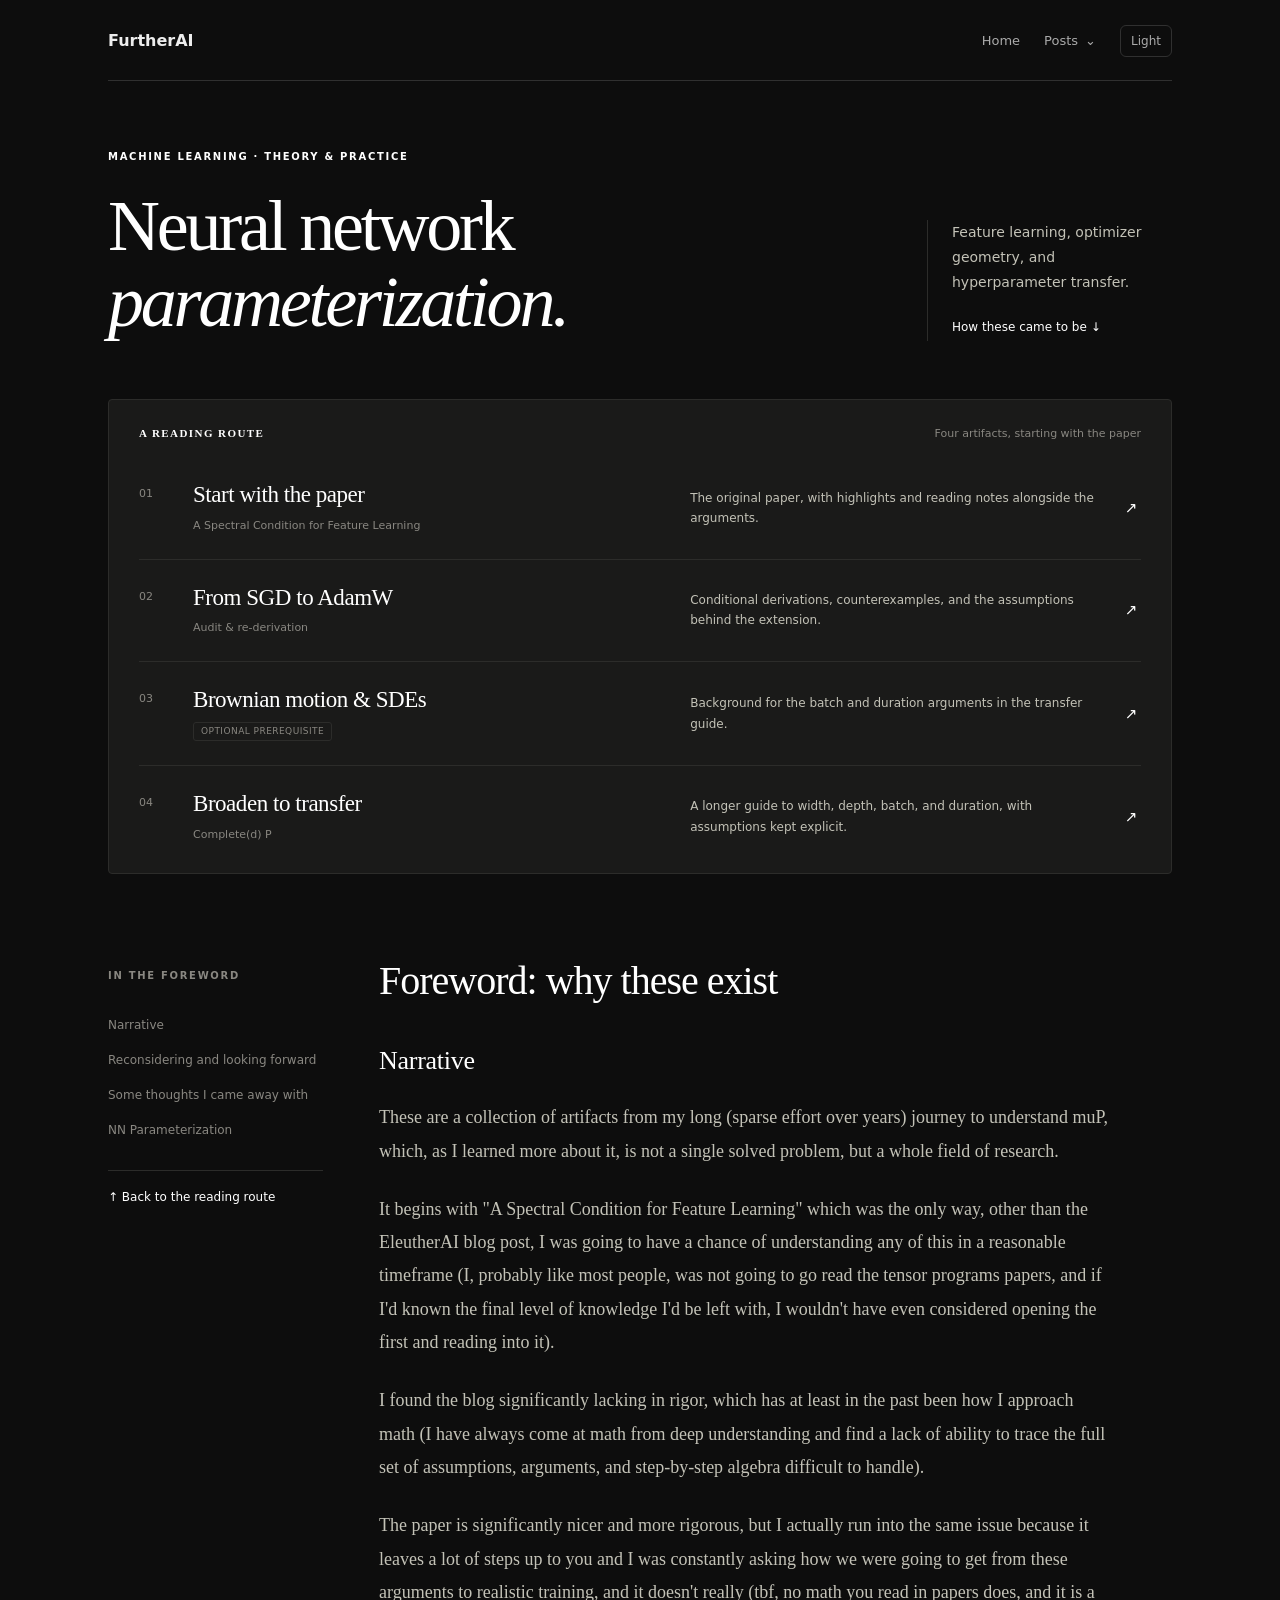
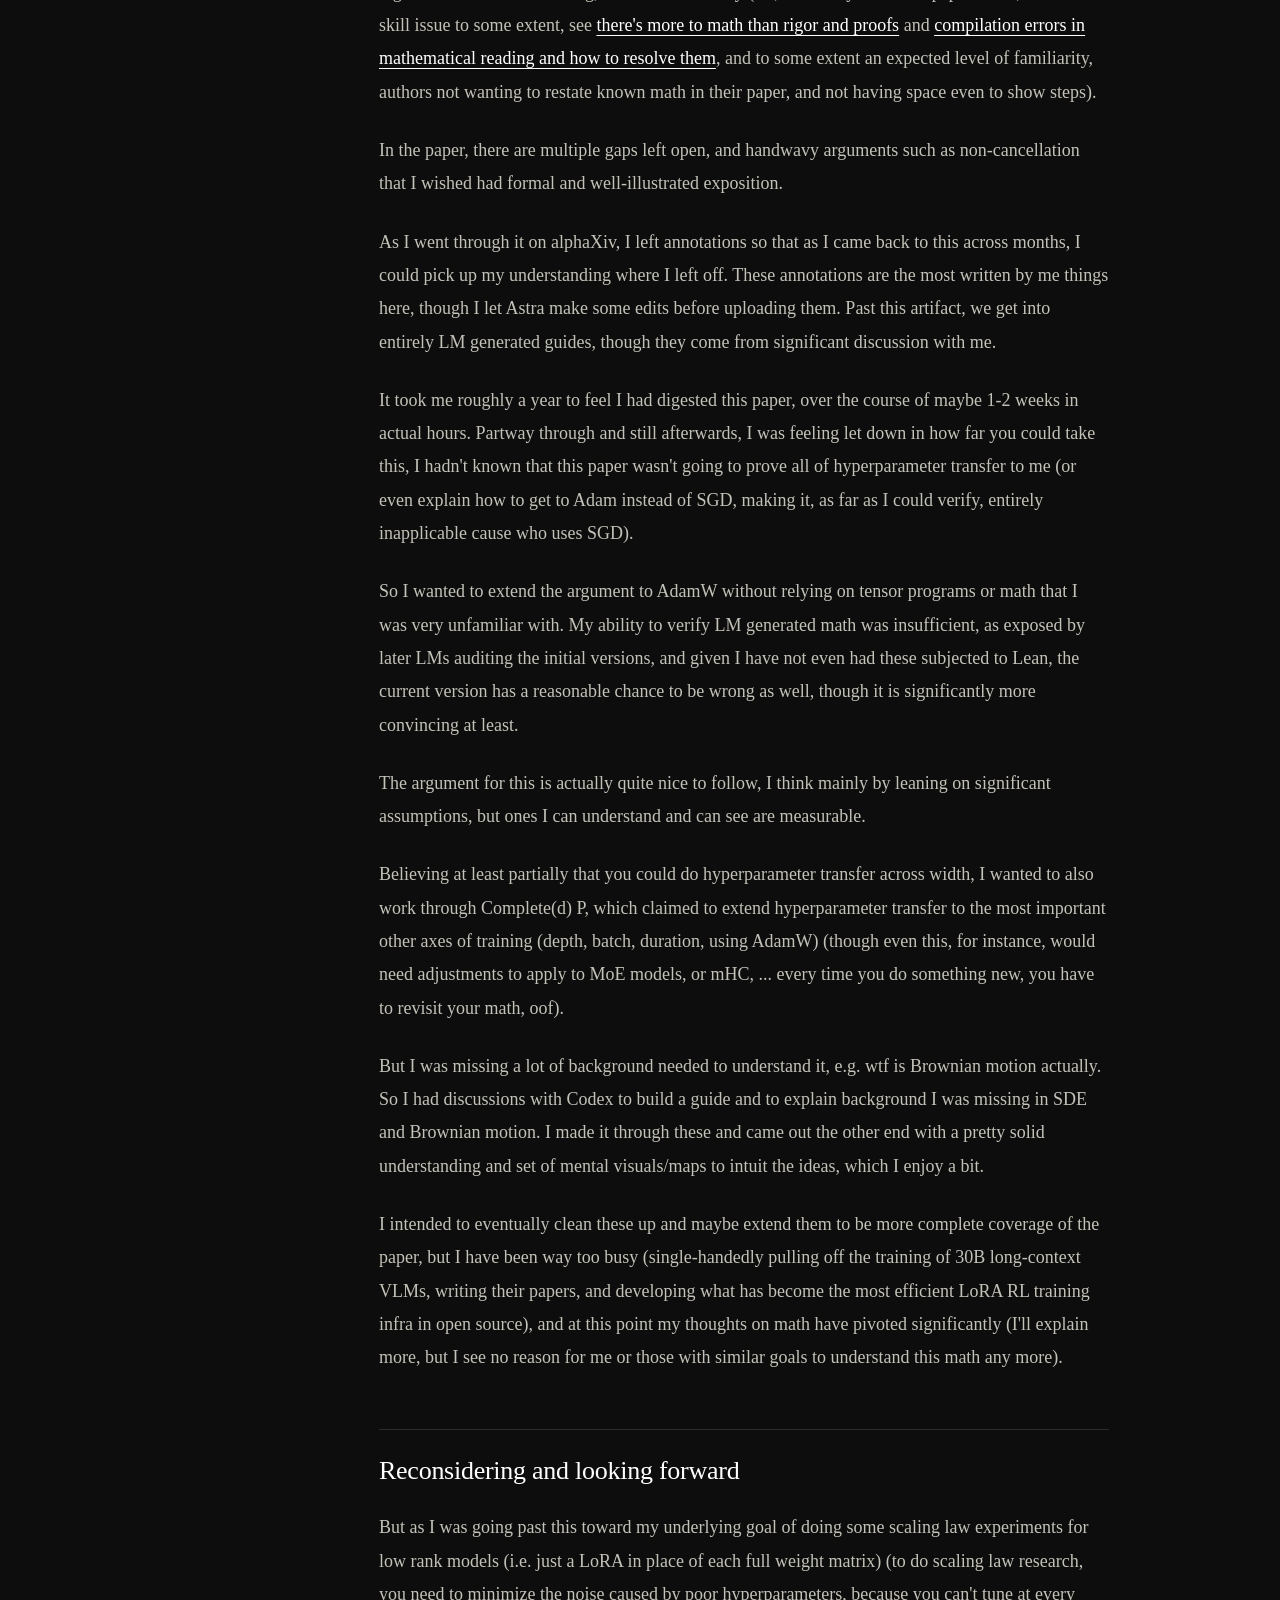
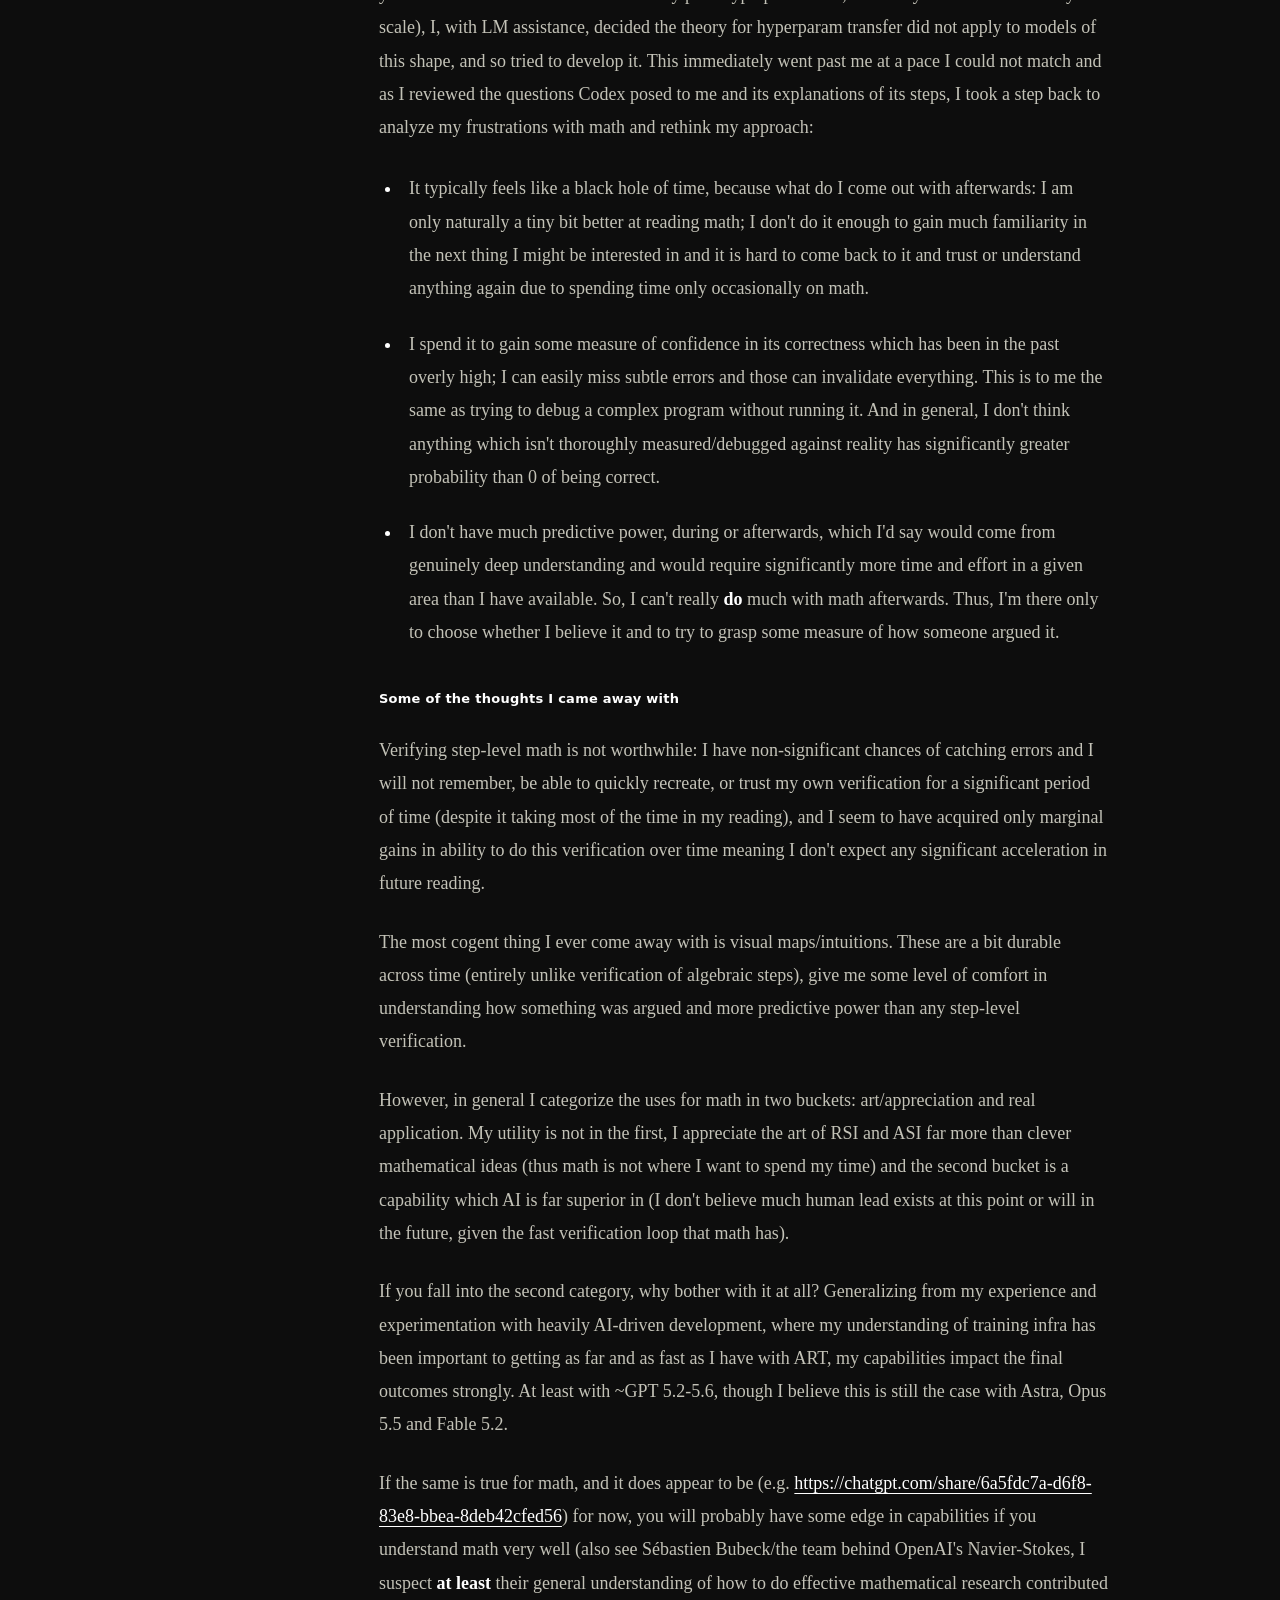
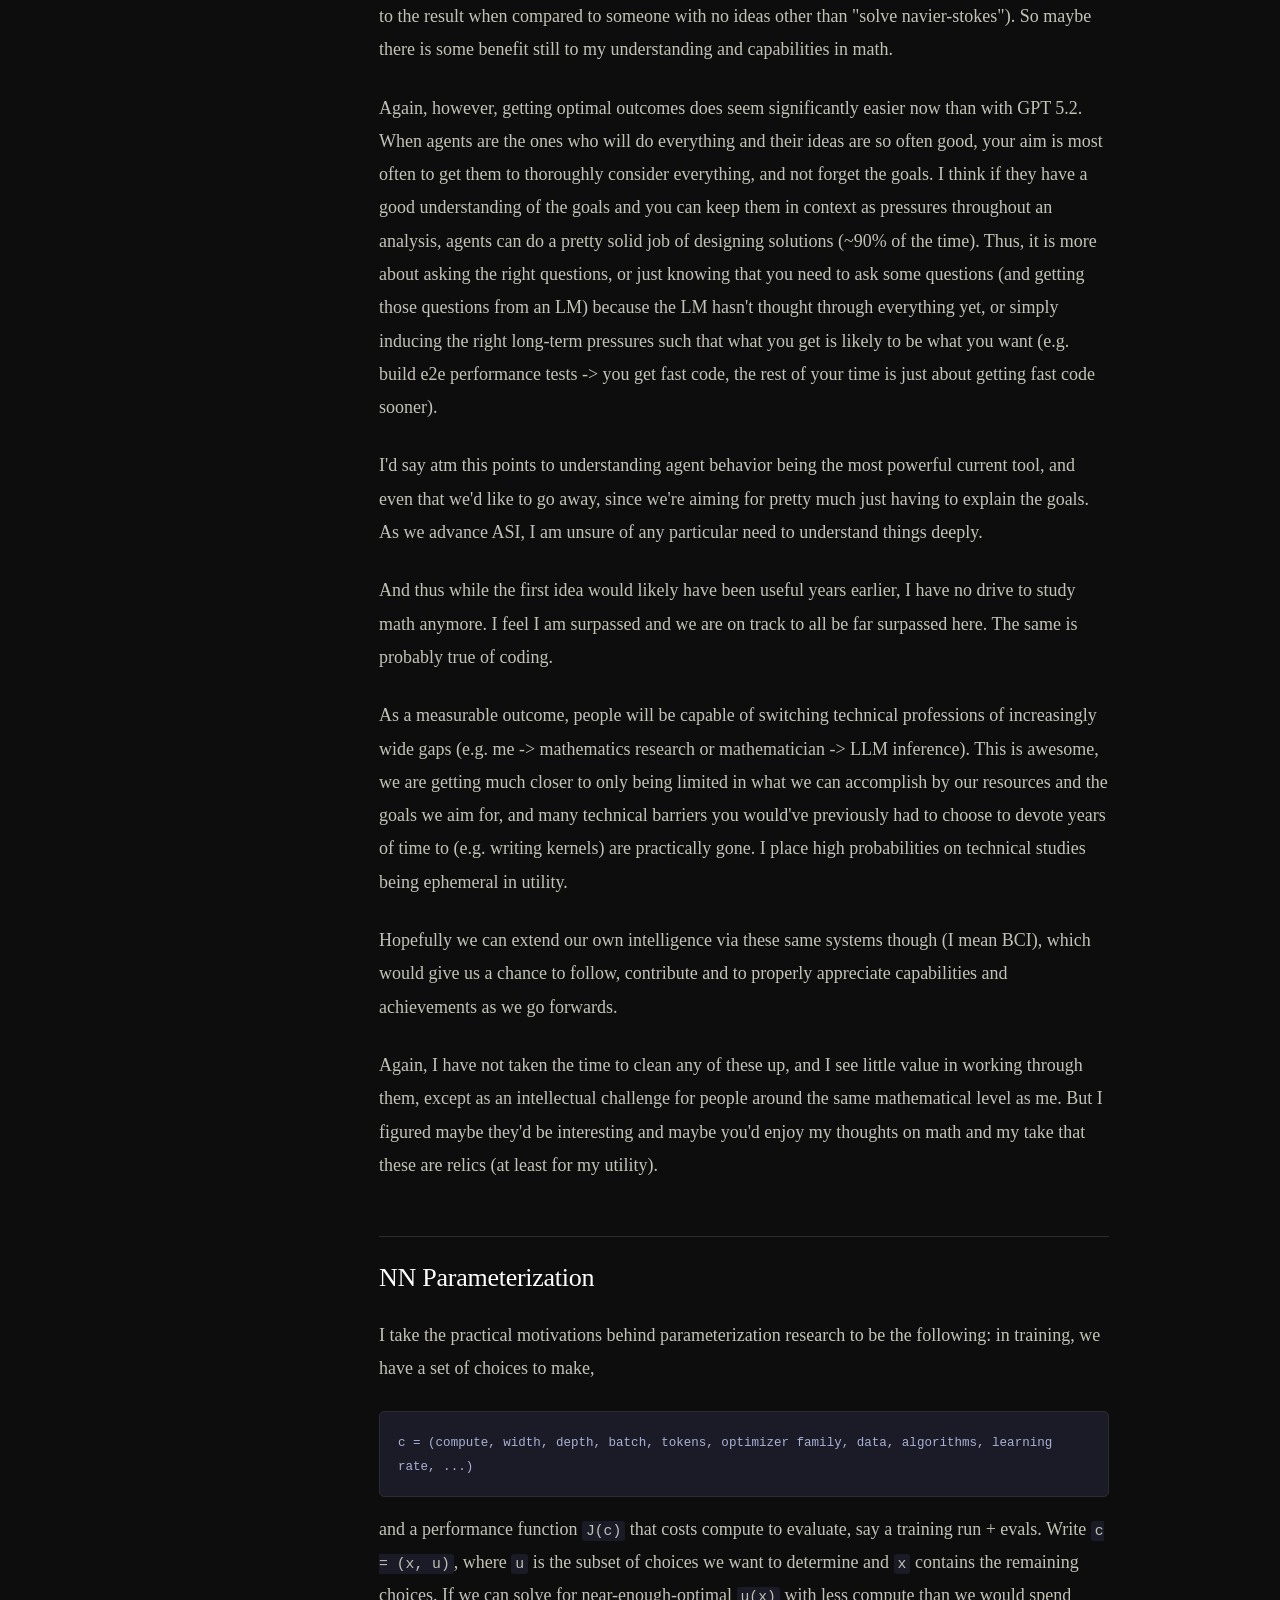
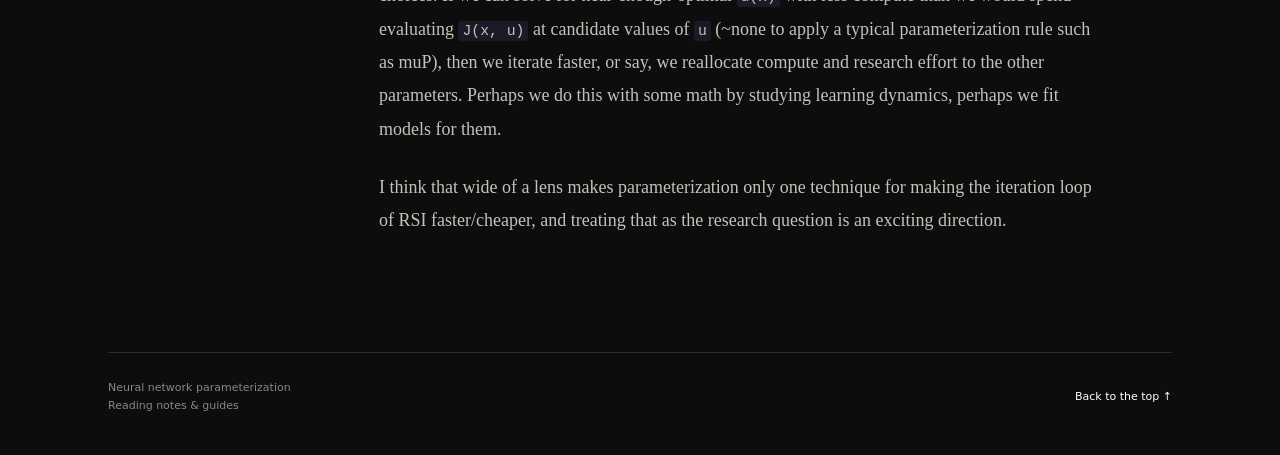
<file: posts/nn_parameterization/index.html>
<!doctype html>
<html lang="en">
<head>
<meta charset="utf-8">
<meta name="viewport" content="width=device-width,initial-scale=1">
<meta name="color-scheme" content="dark light">
<title>Neural network parameterization — notes & guides</title>
<script src="../../assets/js/theme.js"></script>
<link rel="stylesheet" href="../../assets/css/base.css">
<link rel="stylesheet" href="../../assets/css/navigation.css?v=20261112-header">
<style>
:root{--bg:var(--surface-page);--surface:var(--surface-card);--ink:var(--text-primary);--body:var(--text-secondary);--muted:var(--text-muted);--line:var(--hairline);--blue:var(--text-primary);--wash:var(--surface-code)}
*{box-sizing:border-box}html{scroll-behavior:smooth;scroll-padding-top:28px}body{margin:0;background:var(--bg);color:var(--ink);font:15px/1.6 system-ui,-apple-system,sans-serif}a{color:var(--blue);text-underline-offset:4px}a:hover{text-decoration-color:var(--ink)}a:focus-visible,button:focus-visible{outline:2px solid var(--blue);outline-offset:6px}button{font:inherit;color:inherit}.shell{max-width:1160px;margin:auto;padding:0 48px}.masthead{display:flex;justify-content:space-between;align-items:center;gap:20px;padding:28px 0;border-bottom:1px solid var(--line)}.eyebrow{font-size:10px;letter-spacing:.17em;font-weight:650;text-transform:uppercase;color:var(--muted)}.masthead nav{display:flex;align-items:center;gap:25px;font-size:12px}.masthead a{text-decoration:none;color:var(--body)}.theme_toggle{border:1px solid var(--line);border-radius:6px;background:none;min-width:52px;height:30px;padding:0 8px;font-size:11px;cursor:pointer}.theme_toggle:hover{background:var(--wash)}.hero{padding:68px 0 58px;display:grid;grid-template-columns:1fr 245px;gap:50px;align-items:end}.hero .eyebrow{color:var(--blue);margin:0 0 23px}.hero h1{font:400 clamp(44px,5.7vw,72px)/1.06 Georgia,serif;letter-spacing:-.045em;margin:0;overflow-wrap:anywhere}.hero h1 em{font-weight:400;color:var(--blue)}.hero_context{border-left:1px solid var(--line);padding-left:24px;padding-bottom:3px}.hero_context p{font-size:14px;line-height:1.8;color:var(--body);margin:0 0 18px}.hero_context a{font-size:12px;text-decoration:none}.route{border:1px solid var(--line);background:var(--surface);border-radius:4px;padding:25px 30px 5px}.section_label{display:flex;justify-content:space-between;align-items:baseline;gap:14px;margin:0 0 15px}.section_label h2{font-size:11px;letter-spacing:.13em;text-transform:uppercase;font-weight:650;margin:0}.section_label span{font-size:11px;color:var(--muted)}.route ol{list-style:none;margin:0;padding:0}.route li+li{border-top:1px solid var(--line)}.route_link{display:grid;grid-template-columns:35px minmax(0,1.15fr) minmax(0,1fr) 16px;gap:19px;align-items:center;color:inherit;text-decoration:none;padding:24px 0}.route_link:hover .route_title{color:var(--blue)}.route_number{font-size:11px;color:var(--muted);font-variant-numeric:tabular-nums;align-self:start;padding-top:4px}.route_title{display:block;font:400 23px/1.25 Georgia,serif;letter-spacing:-.02em;transition:color .15s}.route_subtitle{display:block;font-size:11px;color:var(--muted);margin-top:7px}.route_description{font-size:12px;line-height:1.7;color:var(--body)}.route_arrow{color:var(--blue);transition:transform .15s}.route_link:hover .route_arrow{transform:translate(2px,-2px)}.optional{display:inline-block;font:500 9px/1.5 system-ui;letter-spacing:.05em;text-transform:uppercase;color:var(--muted);border:1px solid var(--line);padding:2px 7px;margin:7px 0 0;border-radius:3px}.essay_layout{display:grid;grid-template-columns:215px minmax(0,1fr);gap:56px;align-items:start;margin:84px 0 90px}.essay_nav{position:sticky;top:30px;padding-top:10px}.essay_nav .eyebrow{margin:0 0 24px}.essay_nav a{display:block;text-decoration:none;color:var(--muted);font-size:12px;margin:0;padding:8px 0}.essay_nav a:hover{color:var(--blue)}.essay_nav .back_to_route{border-top:1px solid var(--line);margin-top:22px;padding-top:17px;color:var(--blue)}.foreword{min-width:0;max-width:730px;color:var(--body);font:18px/1.85 Georgia,serif}.foreword h2{font:400 40px/1.15 Georgia,serif;letter-spacing:-.025em;color:var(--ink);margin:0 0 40px}.foreword h3{text-transform:none;font:500 26px/1.3 Georgia,serif;letter-spacing:-.01em;color:var(--ink);margin:54px 0 24px;padding-top:24px;border-top:1px solid var(--line)}.foreword h2+h3{border:0;padding:0;margin-top:0}.foreword h4{font:600 13px/1.6 system-ui;color:var(--ink);margin:40px 0 24px;letter-spacing:.02em}.foreword p{margin:0 0 25px}.foreword a{overflow-wrap:anywhere;text-decoration-thickness:1px}.foreword strong{font-weight:700;color:var(--ink)}.foreword ul{padding-left:23px;margin:28px 0 35px}.foreword li{padding-left:7px;margin:0 0 22px}.foreword li::marker{color:var(--blue)}.page_footer{display:flex;align-items:center;justify-content:space-between;gap:20px;border-top:1px solid var(--line);padding:26px 0 40px;font-size:11px;color:var(--muted)}.page_footer a{text-decoration:none}.skip_link{position:absolute;left:20px;top:-100px;background:var(--surface);padding:10px;z-index:2}.skip_link:focus{top:10px}
.foreword code{font-size:.82em;background:var(--wash);border-radius:3px;padding:2px 4px}.foreword pre{background:var(--wash);border:1px solid var(--line);border-radius:5px;padding:18px;white-space:pre-wrap;overflow-wrap:anywhere;line-height:1.6}.foreword pre code{padding:0}
@media(max-width:950px){.hero{grid-template-columns:1fr;gap:28px;padding:48px 0}.hero_context{border:0;padding:0;max-width:480px}.hero_context p{margin-bottom:12px}.essay_layout{grid-template-columns:155px minmax(0,1fr);gap:30px}.route_link{grid-template-columns:26px minmax(0,1fr) minmax(0,1fr) 16px;gap:13px}.route_title{font-size:21px}.foreword{font-size:17px}}
@media(max-width:680px){.shell{padding:0 23px}.masthead{padding:20px 0;gap:12px}.masthead nav{gap:12px}.masthead .eyebrow,.masthead nav a{white-space:nowrap}.masthead .eyebrow{font-size:9px;letter-spacing:.12em}.masthead nav a{font-size:11px}.hero{padding:42px 0 35px;gap:24px}.hero h1{font-size:clamp(36px,8.8vw,52px)}.hero .eyebrow{font-size:9px;margin-bottom:18px}.hero_context p{font-size:13px;max-width:310px}.route{padding:20px 18px 0}.section_label span{display:none}.route_link{grid-template-columns:20px minmax(0,1fr) 12px;gap:12px;padding:22px 0}.route_title{font-size:22px}.route_description{grid-column:2;grid-row:2;font-size:12px;margin-top:-3px}.route_arrow{grid-column:3;grid-row:1}.route_subtitle{font-size:10px}.essay_layout{display:block;margin:55px 0}.essay_nav{position:static;border-top:1px solid var(--line);padding:21px 0 29px}.essay_nav .eyebrow{margin-bottom:11px}.essay_nav nav{display:flex;flex-wrap:wrap;gap:5px 18px}.essay_nav a{font-size:11px;padding:3px 0}.essay_nav .back_to_route{display:none}.foreword{font-size:17px;line-height:1.85}.foreword h2{font-size:33px;margin-bottom:30px}.foreword h3{font-size:25px;margin-top:40px}.page_footer{align-items:flex-start;font-size:10px}.theme_toggle{height:28px}}
@media(prefers-reduced-motion:reduce){html{scroll-behavior:auto}*{transition:none!important}}
</style>
</head>
<body>
<header class="blog_header"><div class="blog_header_inner"><a class="blog_brand" href="../../" aria-label="FurtherAI home">FurtherAI</a><nav class="blog_nav" aria-label="Site"><a href="../../">Home</a><details class="blog_posts"><summary>Posts</summary><nav class="post_menu" aria-label="Blog posts"><a href="../../posts/nn_parameterization/" aria-current="page">Neural network parameterization</a><a href="../../posts/context-parallelism/">Context parallelism in ART</a><a href="../../posts/prefix-tree-packing/">Prefix tree packing in ART</a></nav></details><button class="blog_theme" type="button" data-theme-toggle aria-label="Toggle color theme">Dark</button></nav></div></header>
<a class="skip_link" href="#foreword">Skip to foreword</a>
<div class="shell">

<main>
<section class="hero" aria-labelledby="page_title"><div><p class="eyebrow">Machine learning · Theory &amp; practice</p><h1 id="page_title">Neural network<br><em>parameterization.</em></h1></div><div class="hero_context"><p>Feature learning, optimizer geometry, and hyperparameter transfer.</p><a href="#foreword">How these came to be ↓</a></div></section>
<section id="reading_route" class="route" aria-labelledby="route_title">
<div class="section_label"><h2 id="route_title">A reading route</h2><span>Four artifacts, starting with the paper</span></div>
<ol>
<li><a class="route_link" href="spectral_condition_annotations.html"><span class="route_number">01</span><span><span class="route_title">Start with the paper</span><span class="route_subtitle">A Spectral Condition for Feature Learning</span></span><span class="route_description">The original paper, with highlights and reading notes alongside the arguments.</span><span class="route_arrow" aria-hidden="true">↗</span></a></li>
<li><a class="route_link" href="adamw_spectral_audit.html"><span class="route_number">02</span><span><span class="route_title">From SGD to AdamW</span><span class="route_subtitle">Audit &amp; re-derivation</span></span><span class="route_description">Conditional derivations, counterexamples, and the assumptions behind the extension.</span><span class="route_arrow" aria-hidden="true">↗</span></a></li>
<li><a class="route_link" href="brownian_motion_sde_foundations.html"><span class="route_number">03</span><span><span class="route_title">Brownian motion &amp; SDEs</span><span class="optional">Optional prerequisite</span></span><span class="route_description">Background for the batch and duration arguments in the transfer guide.</span><span class="route_arrow" aria-hidden="true">↗</span></a></li>
<li><a class="route_link" href="completed_hyperparameter_transfer_guide.html"><span class="route_number">04</span><span><span class="route_title">Broaden to transfer</span><span class="route_subtitle">Complete(d) P</span></span><span class="route_description">A longer guide to width, depth, batch, and duration, with assumptions kept explicit.</span><span class="route_arrow" aria-hidden="true">↗</span></a></li>
</ol></section>
<div class="essay_layout"><aside class="essay_nav" aria-label="Foreword contents"><p class="eyebrow">In the foreword</p><nav><a href="#narrative">Narrative</a><a href="#reconsidering">Reconsidering and looking forward</a><a href="#thoughts">Some thoughts I came away with</a><a href="#nn_parameterization">NN Parameterization</a></nav><a class="back_to_route" href="#reading_route">↑ Back to the reading route</a></aside><article id="foreword" class="foreword"><h2>Foreword: why these exist</h2>
<h3 id="narrative">Narrative</h3>
<p>These are a collection of artifacts from my long (sparse effort over years) journey to understand muP, which, as I learned more about it, is not a single solved problem, but a whole field of research.</p>
<p>It begins with "A Spectral Condition for Feature Learning" which was the only way, other than the EleutherAI blog post, I was going to have a chance of understanding any of this in a reasonable timeframe (I, probably like most people, was not going to go read the tensor programs papers, and if I'd known the final level of knowledge I'd be left with, I wouldn't have even considered opening the first and reading into it).</p>
<p>I found the blog significantly lacking in rigor, which has at least in the past been how I approach math (I have always come at math from deep understanding and find a lack of ability to trace the full set of assumptions, arguments, and step-by-step algebra difficult to handle).</p>
<p>The paper is significantly nicer and more rigorous, but I actually run into the same issue because it leaves a lot of steps up to you and I was constantly asking how we were going to get from these arguments to realistic training, and it doesn't really (tbf, no math you read in papers does, and it is a skill issue to some extent, see <a href="https://terrytao.wordpress.com/career-advice/theres-more-to-mathematics-than-rigour-and-proofs/">there's more to math than rigor and proofs</a> and <a href="https://terrytao.wordpress.com/advice-on-writing-papers/on-compilation-errors-in-mathematical-reading-and-how-to-resolve-them/">compilation errors in mathematical reading and how to resolve them</a>, and to some extent an expected level of familiarity, authors not wanting to restate known math in their paper, and not having space even to show steps).</p>
<p>In the paper, there are multiple gaps left open, and handwavy arguments such as non-cancellation that I wished had formal and well-illustrated exposition.</p>
<p>As I went through it on alphaXiv, I left annotations so that as I came back to this across months, I could pick up my understanding where I left off. These annotations are the most written by me things here, though I let Astra make some edits before uploading them. Past this artifact, we get into entirely LM generated guides, though they come from significant discussion with me.</p>
<p>It took me roughly a year to feel I had digested this paper, over the course of maybe 1-2 weeks in actual hours. Partway through and still afterwards, I was feeling let down in how far you could take this, I hadn't known that this paper wasn't going to prove all of hyperparameter transfer to me (or even explain how to get to Adam instead of SGD, making it, as far as I could verify, entirely inapplicable cause who uses SGD).</p>
<p>So I wanted to extend the argument to AdamW without relying on tensor programs or math that I was very unfamiliar with. My ability to verify LM generated math was insufficient, as exposed by later LMs auditing the initial versions, and given I have not even had these subjected to Lean, the current version has a reasonable chance to be wrong as well, though it is significantly more convincing at least.</p>
<p>The argument for this is actually quite nice to follow, I think mainly by leaning on significant assumptions, but ones I can understand and can see are measurable.</p>
<p>Believing at least partially that you could do hyperparameter transfer across width, I wanted to also work through Complete(d) P, which claimed to extend hyperparameter transfer to the most important other axes of training (depth, batch, duration, using AdamW) (though even this, for instance, would need adjustments to apply to MoE models, or mHC, ... every time you do something new, you have to revisit your math, oof).</p>
<p>But I was missing a lot of background needed to understand it, e.g. wtf is Brownian motion actually. So I had discussions with Codex to build a guide and to explain background I was missing in SDE and Brownian motion. I made it through these and came out the other end with a pretty solid understanding and set of mental visuals/maps to intuit the ideas, which I enjoy a bit.</p>
<p>I intended to eventually clean these up and maybe extend them to be more complete coverage of the paper, but I have been way too busy (single-handedly pulling off the training of 30B long-context VLMs, writing their papers, and developing what has become the most efficient LoRA RL training infra in open source), and at this point my thoughts on math have pivoted significantly (I'll explain more, but I see no reason for me or those with similar goals to understand this math any more).</p>
<h3 id="reconsidering">Reconsidering and looking forward</h3>
<p>But as I was going past this toward my underlying goal of doing some scaling law experiments for low rank models (i.e. just a LoRA in place of each full weight matrix) (to do scaling law research, you need to minimize the noise caused by poor hyperparameters, because you can't tune at every scale), I, with LM assistance, decided the theory for hyperparam transfer did not apply to models of this shape, and so tried to develop it. This immediately went past me at a pace I could not match and as I reviewed the questions Codex posed to me and its explanations of its steps, I took a step back to analyze my frustrations with math and rethink my approach:</p>
<ul>
<li>It typically feels like a black hole of time, because what do I come out with afterwards: I am only naturally a tiny bit better at reading math; I don't do it enough to gain much familiarity in the next thing I might be interested in and it is hard to come back to it and trust or understand anything again due to spending time only occasionally on math.</li>
<li>I spend it to gain some measure of confidence in its correctness which has been in the past overly high; I can easily miss subtle errors and those can invalidate everything. This is to me the same as trying to debug a complex program without running it. And in general, I don't think anything which isn't thoroughly measured/debugged against reality has significantly greater probability than 0 of being correct.</li>
<li>I don't have much predictive power, during or afterwards, which I'd say would come from genuinely deep understanding and would require significantly more time and effort in a given area than I have available. So, I can't really <strong>do</strong> much with math afterwards. Thus, I'm there only to choose whether I believe it and to try to grasp some measure of how someone argued it.</li>
</ul>
<h4 id="thoughts">Some of the thoughts I came away with</h4>
<p>Verifying step-level math is not worthwhile: I have non-significant chances of catching errors and I will not remember, be able to quickly recreate, or trust my own verification for a significant period of time (despite it taking most of the time in my reading), and I seem to have acquired only marginal gains in ability to do this verification over time meaning I don't expect any significant acceleration in future reading.</p>
<p>The most cogent thing I ever come away with is visual maps/intuitions. These are a bit durable across time (entirely unlike verification of algebraic steps), give me some level of comfort in understanding how something was argued and more predictive power than any step-level verification.</p>
<p>However, in general I categorize the uses for math in two buckets: art/appreciation and real application. My utility is not in the first, I appreciate the art of RSI and ASI far more than clever mathematical ideas (thus math is not where I want to spend my time) and the second bucket is a capability which AI is far superior in (I don't believe much human lead exists at this point or will in the future, given the fast verification loop that math has).</p>
<p>If you fall into the second category, why bother with it at all? Generalizing from my experience and experimentation with heavily AI-driven development, where my understanding of training infra has been important to getting as far and as fast as I have with ART, my capabilities impact the final outcomes strongly. At least with ~GPT 5.2-5.6, though I believe this is still the case with Astra, Opus 5.5 and Fable 5.2.</p>
<p>If the same is true for math, and it does appear to be (e.g. <a href="https://chatgpt.com/share/6a5fdc7a-d6f8-83e8-bbea-8deb42cfed56">https://chatgpt.com/share/6a5fdc7a-d6f8-83e8-bbea-8deb42cfed56</a>) for now, you will probably have some edge in capabilities if you understand math very well (also see Sébastien Bubeck/the team behind OpenAI's Navier-Stokes, I suspect <strong>at least</strong> their general understanding of how to do effective mathematical research contributed to the result when compared to someone with no ideas other than "solve navier-stokes"). So maybe there is some benefit still to my understanding and capabilities in math.</p>
<p>Again, however, getting optimal outcomes does seem significantly easier now than with GPT 5.2. When agents are the ones who will do everything and their ideas are so often good, your aim is most often to get them to thoroughly consider everything, and not forget the goals. I think if they have a good understanding of the goals and you can keep them in context as pressures throughout an analysis, agents can do a pretty solid job of designing solutions (~90% of the time). Thus, it is more about asking the right questions, or just knowing that you need to ask some questions (and getting those questions from an LM) because the LM hasn't thought through everything yet, or simply inducing the right long-term pressures such that what you get is likely to be what you want (e.g. build e2e performance tests -&gt; you get fast code, the rest of your time is just about getting fast code sooner).</p>
<p>I'd say atm this points to understanding agent behavior being the most powerful current tool, and even that we'd like to go away, since we're aiming for pretty much just having to explain the goals. As we advance ASI, I am unsure of any particular need to understand things deeply.</p>
<p>And thus while the first idea would likely have been useful years earlier, I have no drive to study math anymore. I feel I am surpassed and we are on track to all be far surpassed here. The same is probably true of coding.</p>
<p>As a measurable outcome, people will be capable of switching technical professions of increasingly wide gaps (e.g. me -&gt; mathematics research or mathematician -&gt; LLM inference). This is awesome, we are getting much closer to only being limited in what we can accomplish by our resources and the goals we aim for, and many technical barriers you would've previously had to choose to devote years of time to (e.g. writing kernels) are practically gone. I place high probabilities on technical studies being ephemeral in utility.</p>
<p>Hopefully we can extend our own intelligence via these same systems though (I mean BCI), which would give us a chance to follow, contribute and to properly appreciate capabilities and achievements as we go forwards.</p>
<p>Again, I have not taken the time to clean any of these up, and I see little value in working through them, except as an intellectual challenge for people around the same mathematical level as me. But I figured maybe they'd be interesting and maybe you'd enjoy my thoughts on math and my take that these are relics (at least for my utility).</p>
<h3 id="nn_parameterization">NN Parameterization</h3>
<p>I take the practical motivations behind parameterization research to be the following: in training, we have a set of choices to make,</p>
<pre><code class="language-text">c = (compute, width, depth, batch, tokens, optimizer family, data, algorithms, learning rate, ...)
</code></pre>
<p>and a performance function <code>J(c)</code> that costs compute to evaluate, say a training run + evals. Write <code>c = (x, u)</code>, where <code>u</code> is the subset of choices we want to determine and <code>x</code> contains the remaining choices. If we can solve for near-enough-optimal <code>u(x)</code> with less compute than we would spend evaluating <code>J(x, u)</code> at candidate values of <code>u</code> (~none to apply a typical parameterization rule such as muP), then we iterate faster, or say, we reallocate compute and research effort to the other parameters. Perhaps we do this with some math by studying learning dynamics, perhaps we fit models for them.</p>
<p>I think that wide of a lens makes parameterization only one technique for making the iteration loop of RSI faster/cheaper, and treating that as the research question is an exciting direction.</p></article></div>
</main>
<footer class="page_footer"><span>Neural network parameterization<br>Reading notes &amp; guides</span><a href="#page_title">Back to the top ↑</a></footer>
</div>

</body>
</html>
</file>
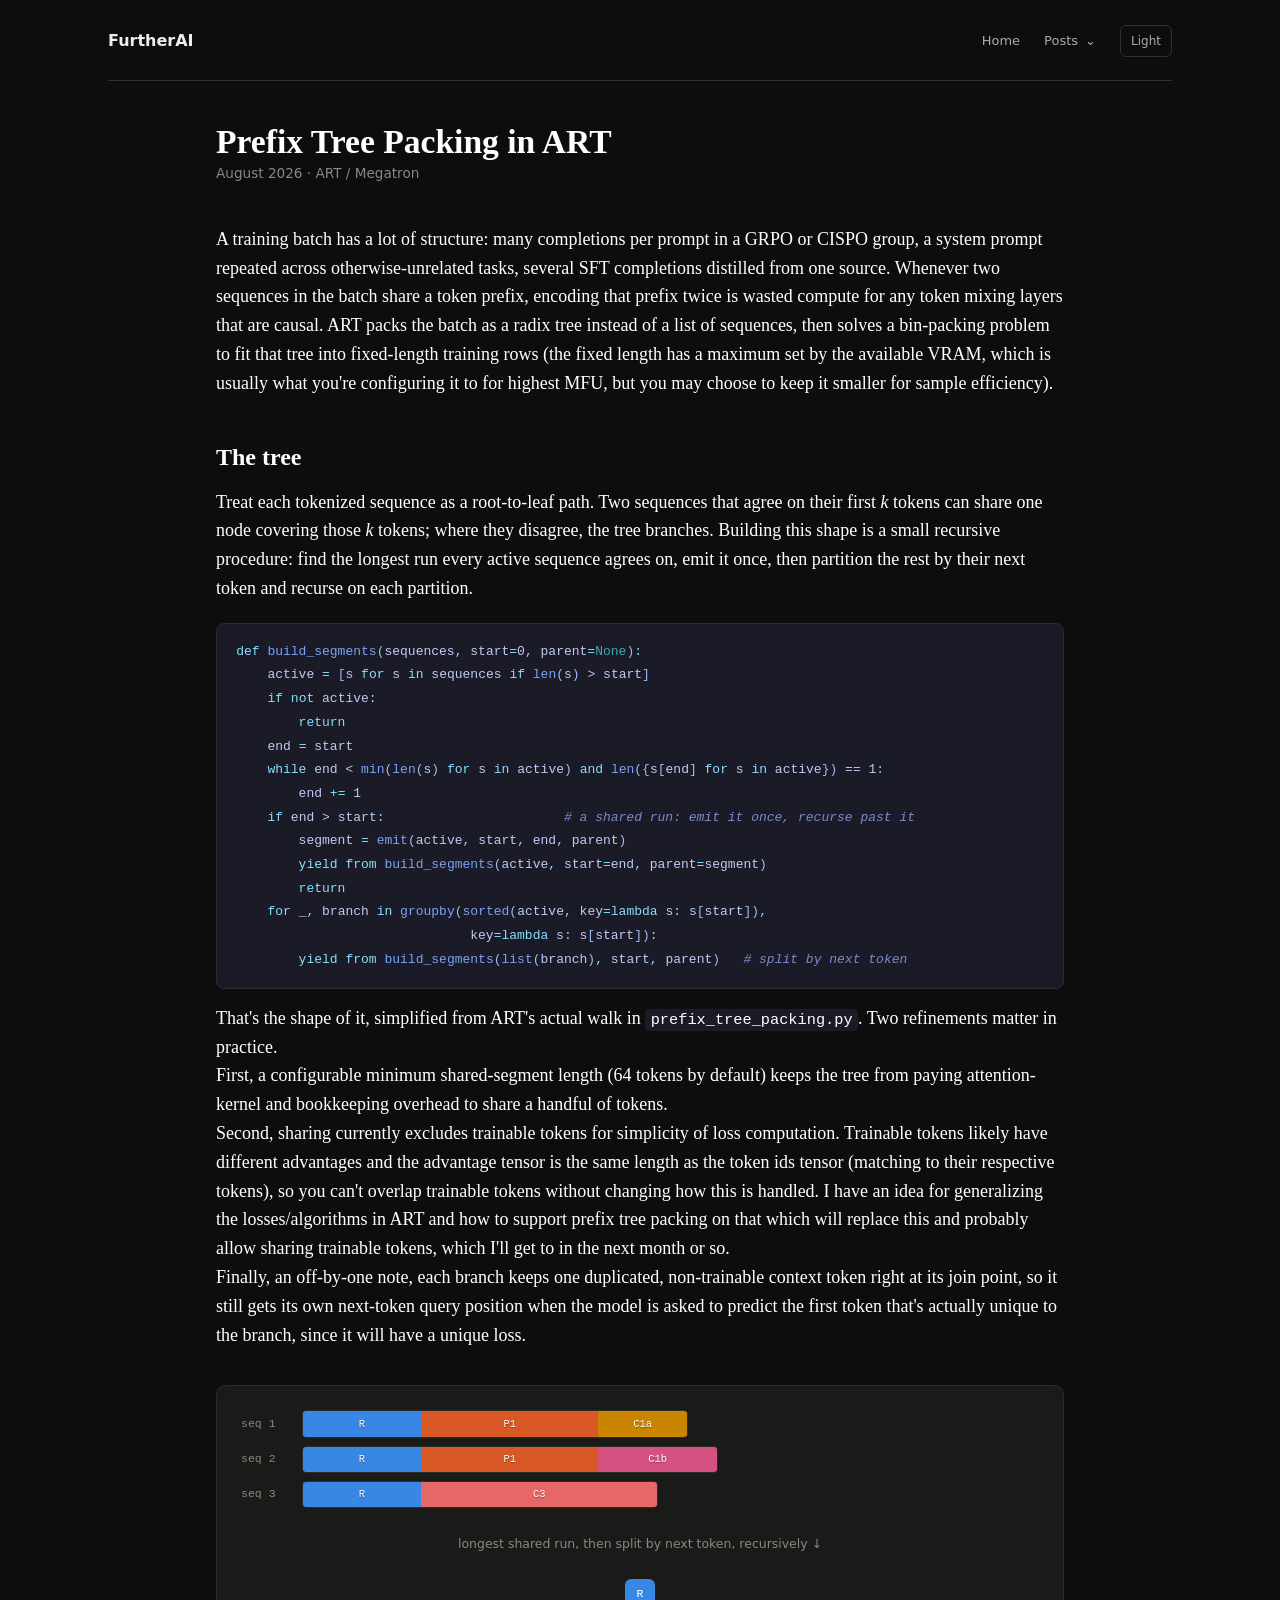
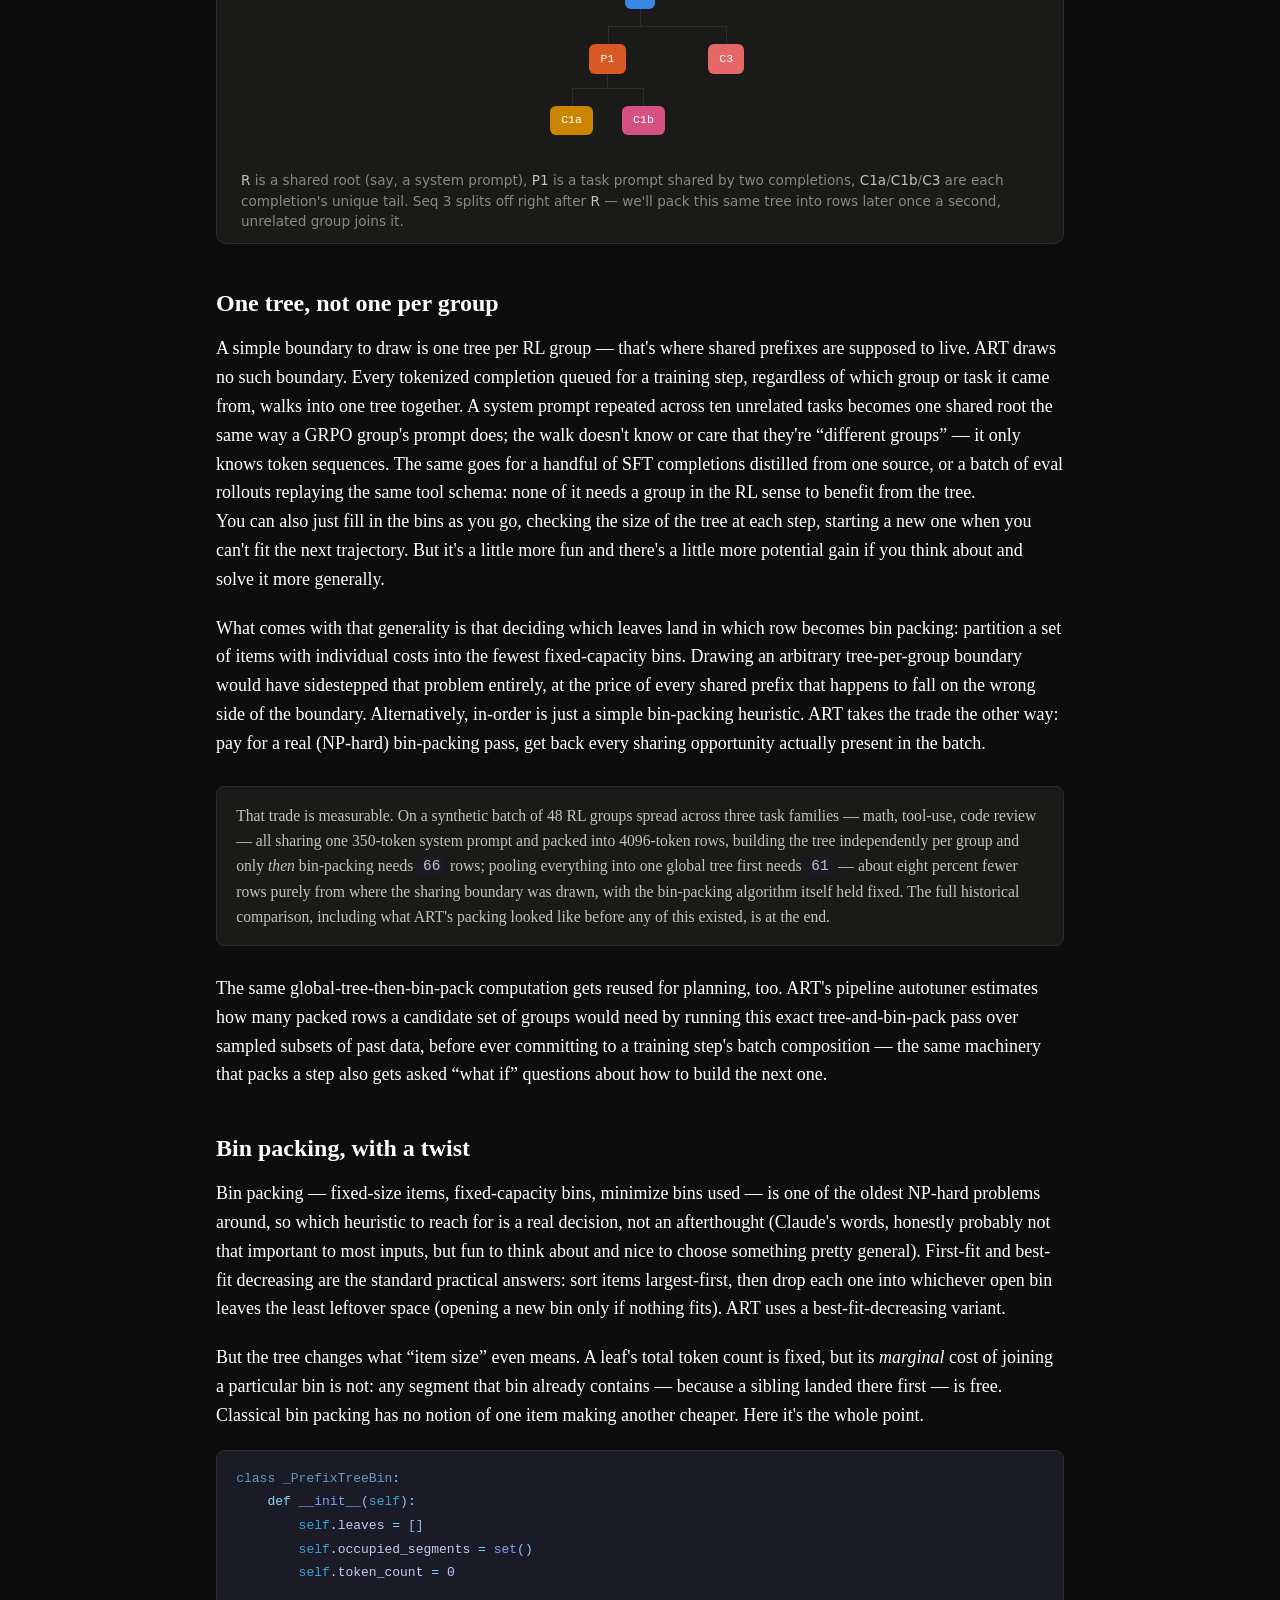
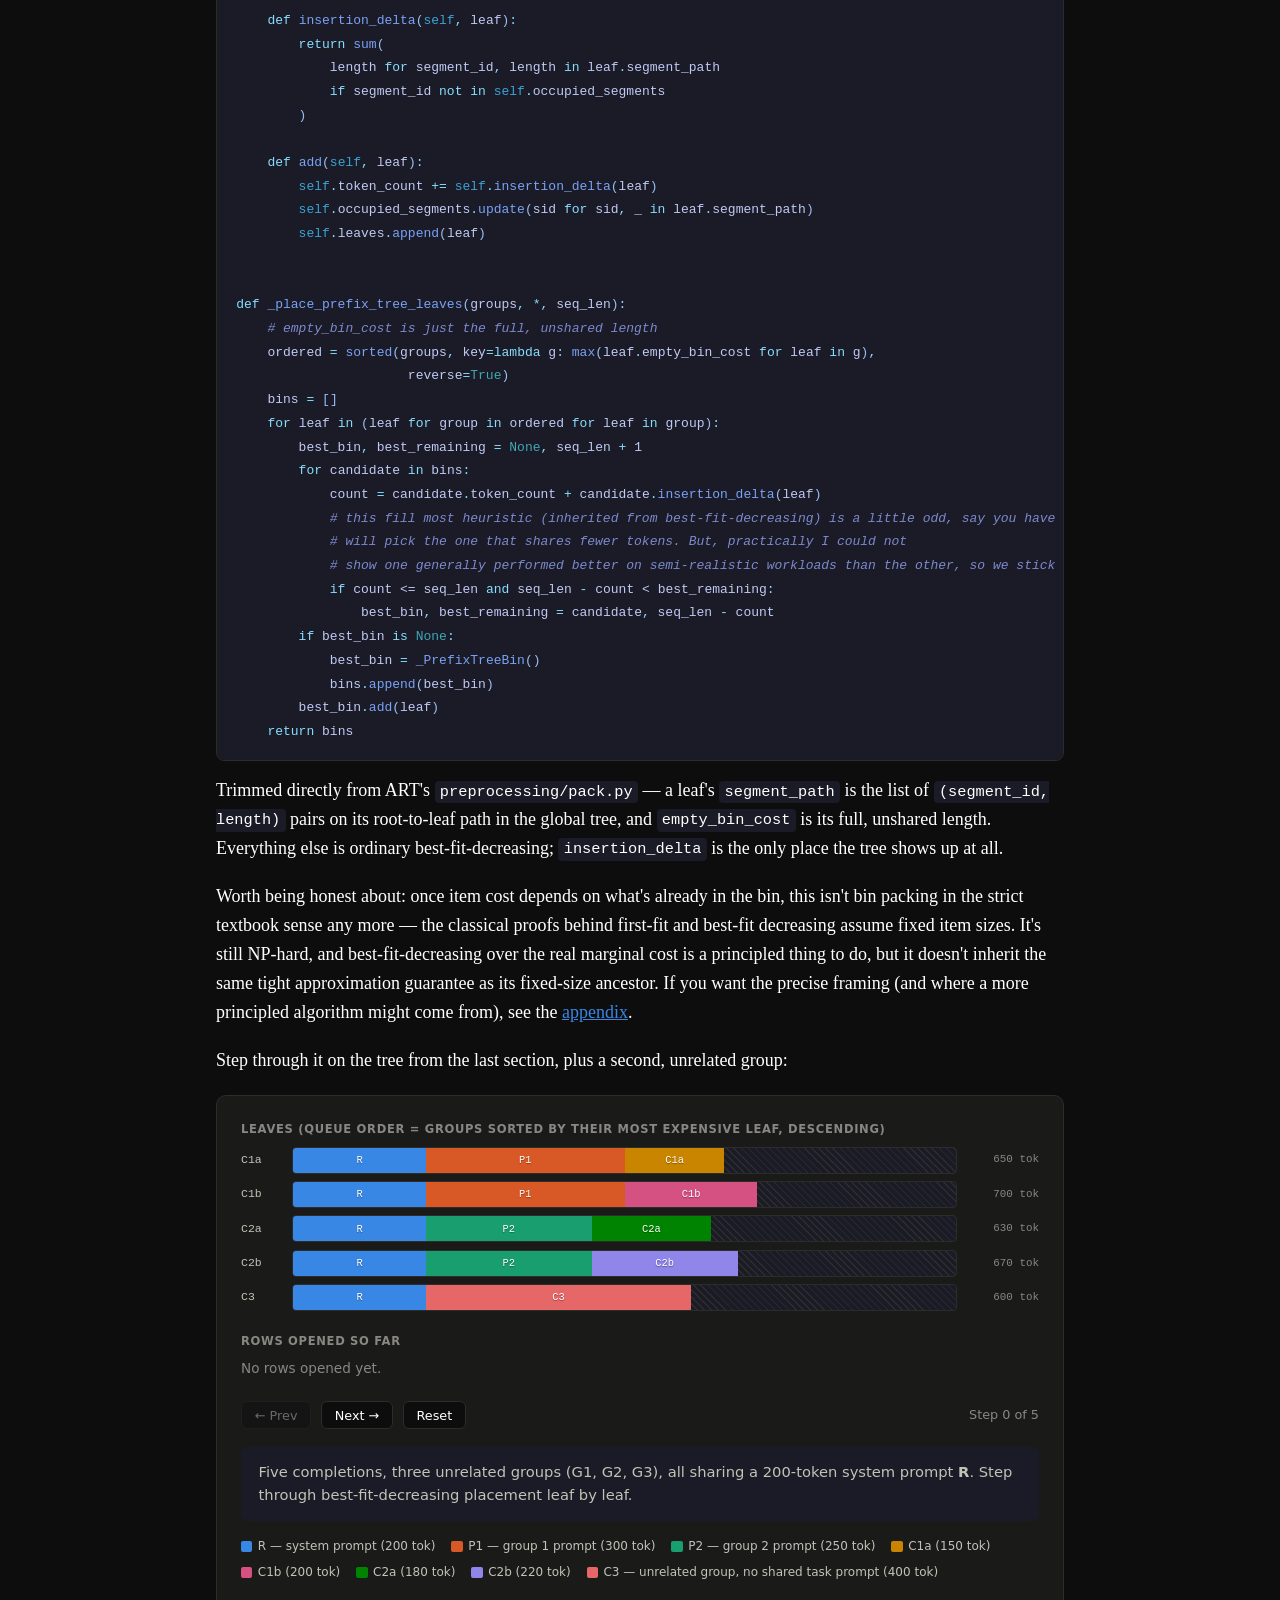
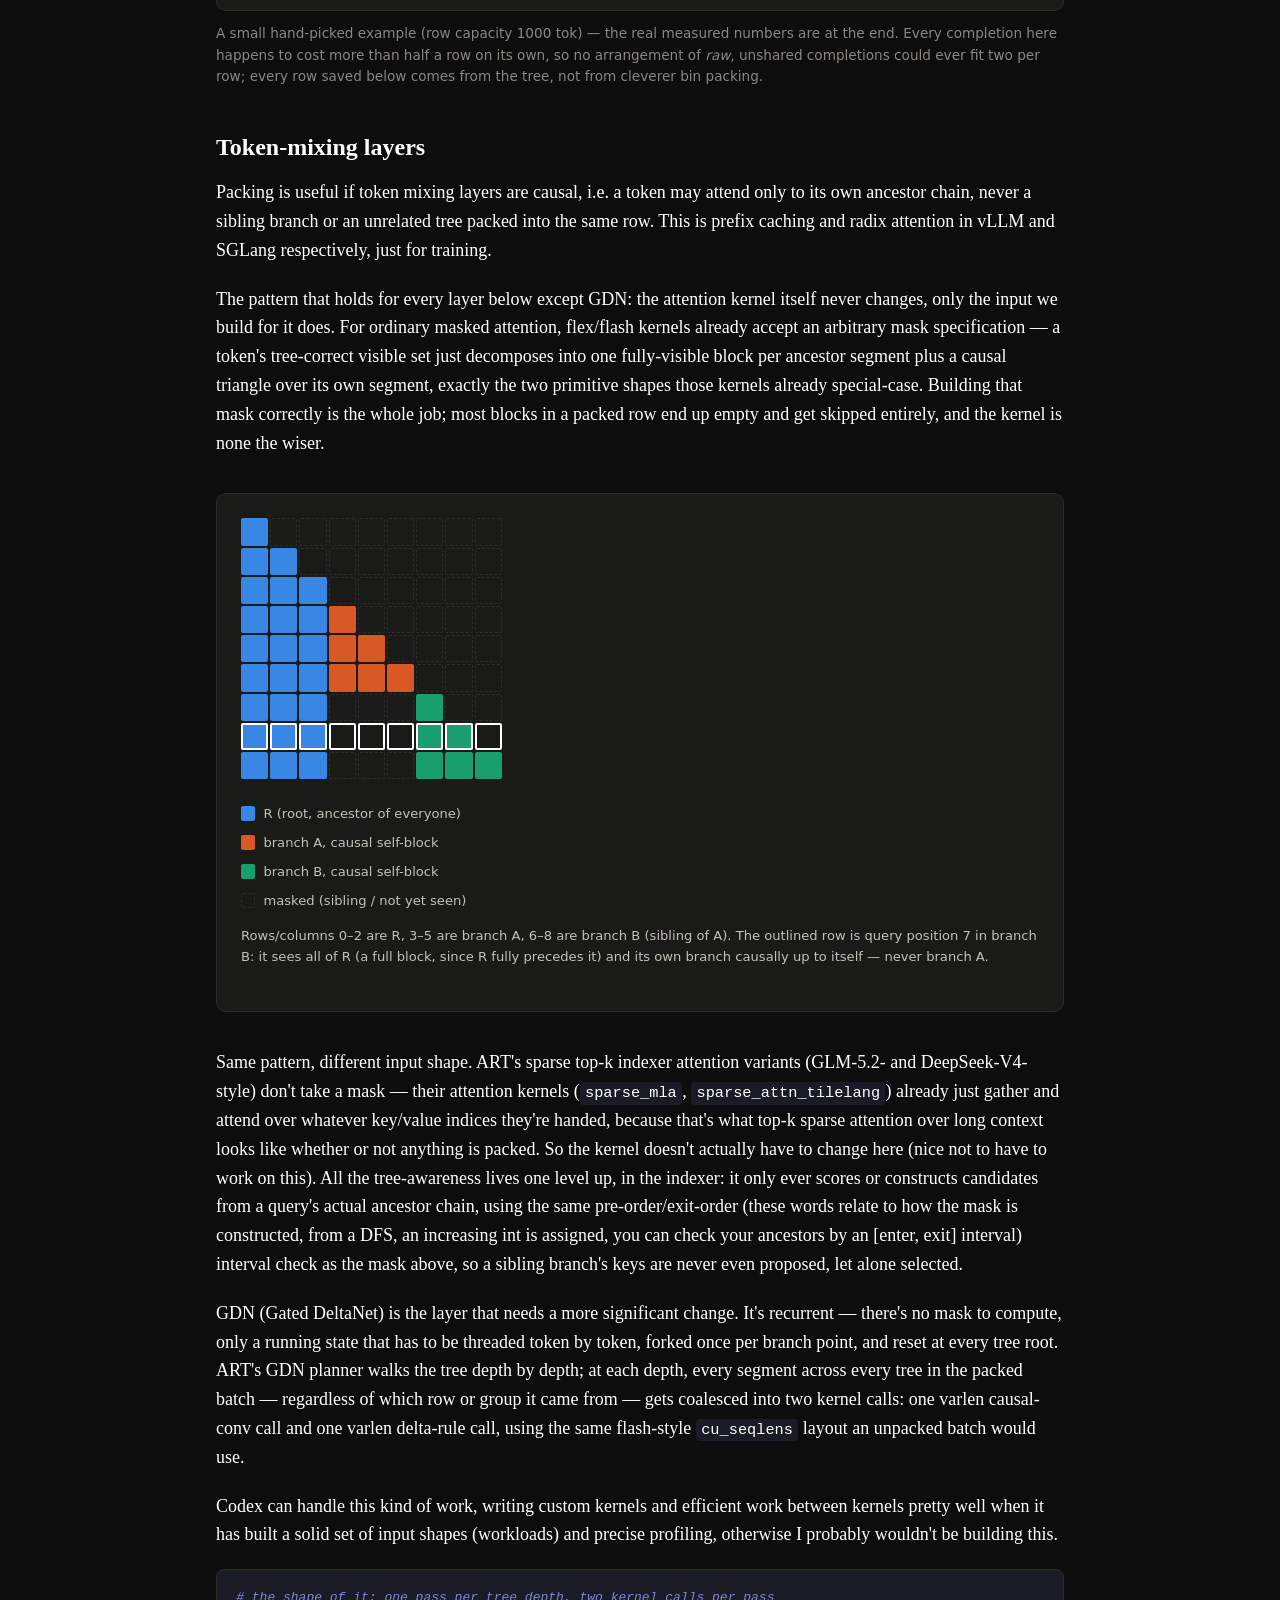
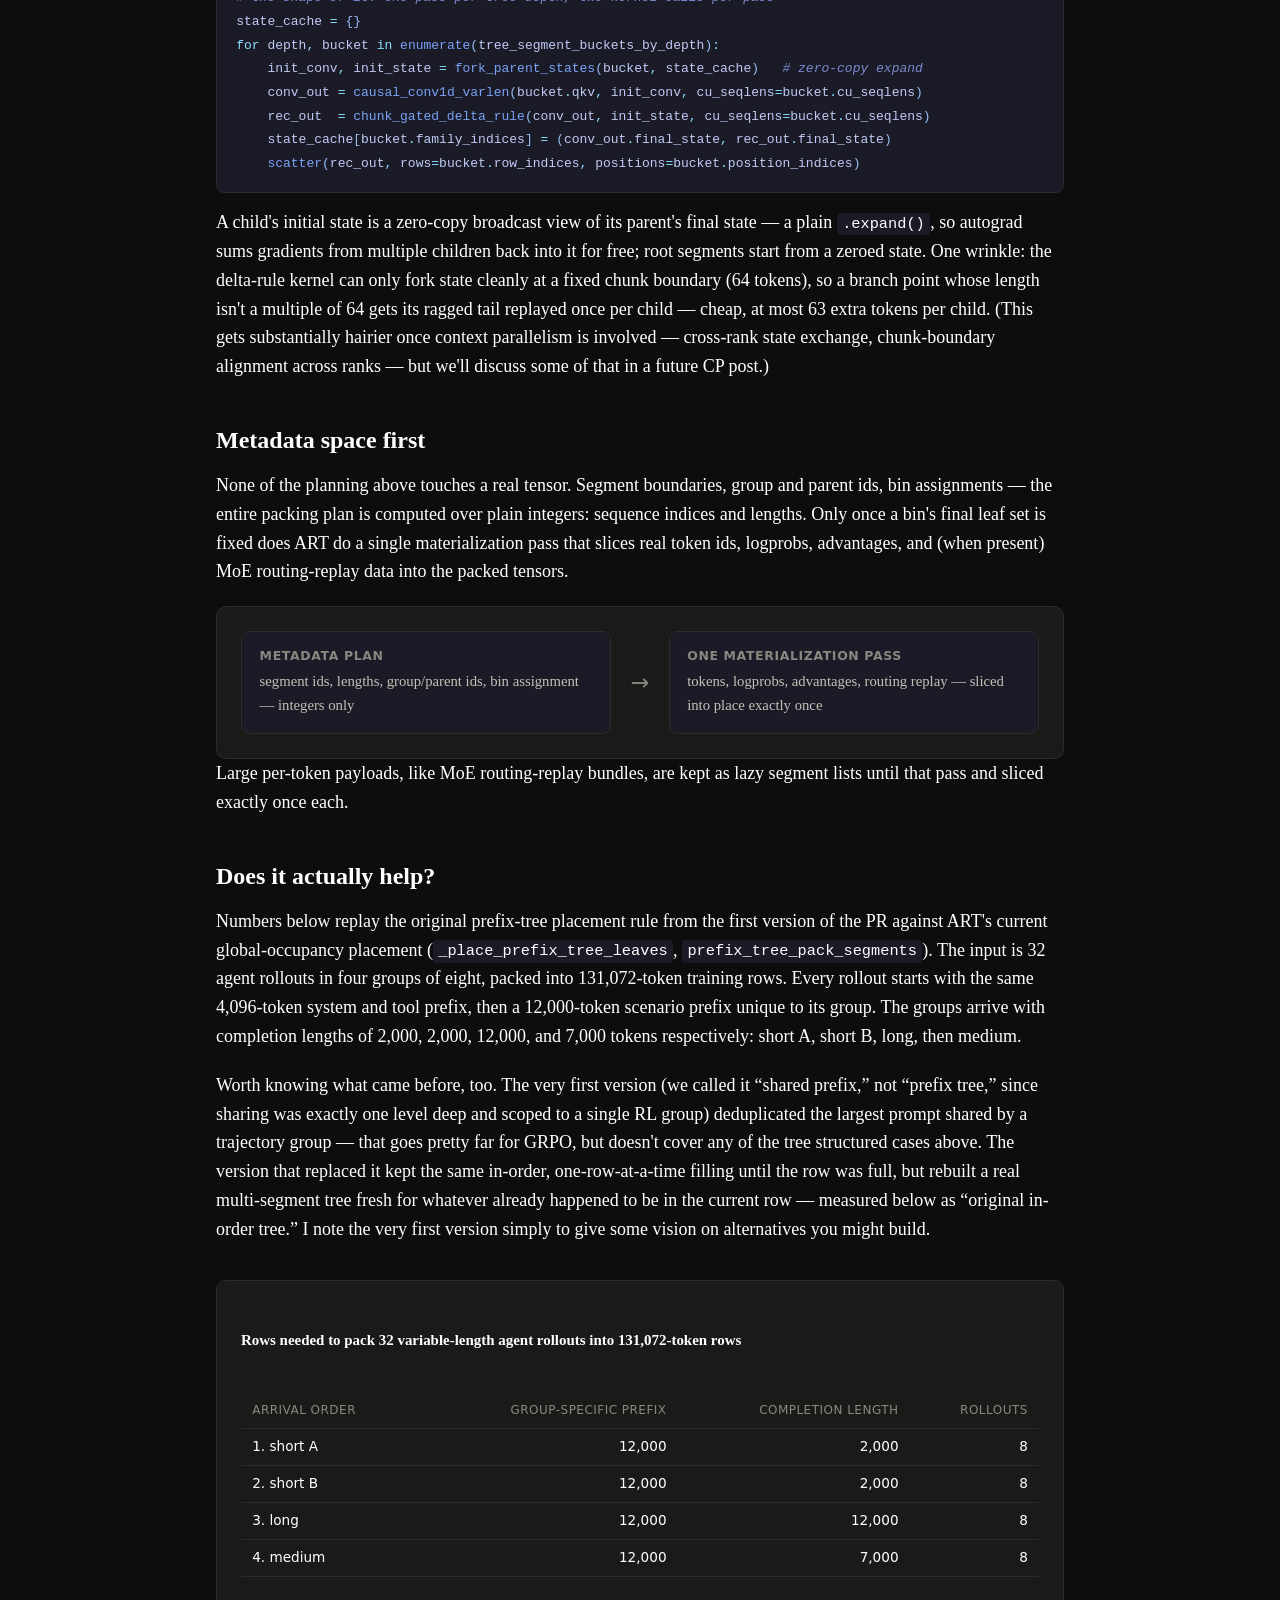
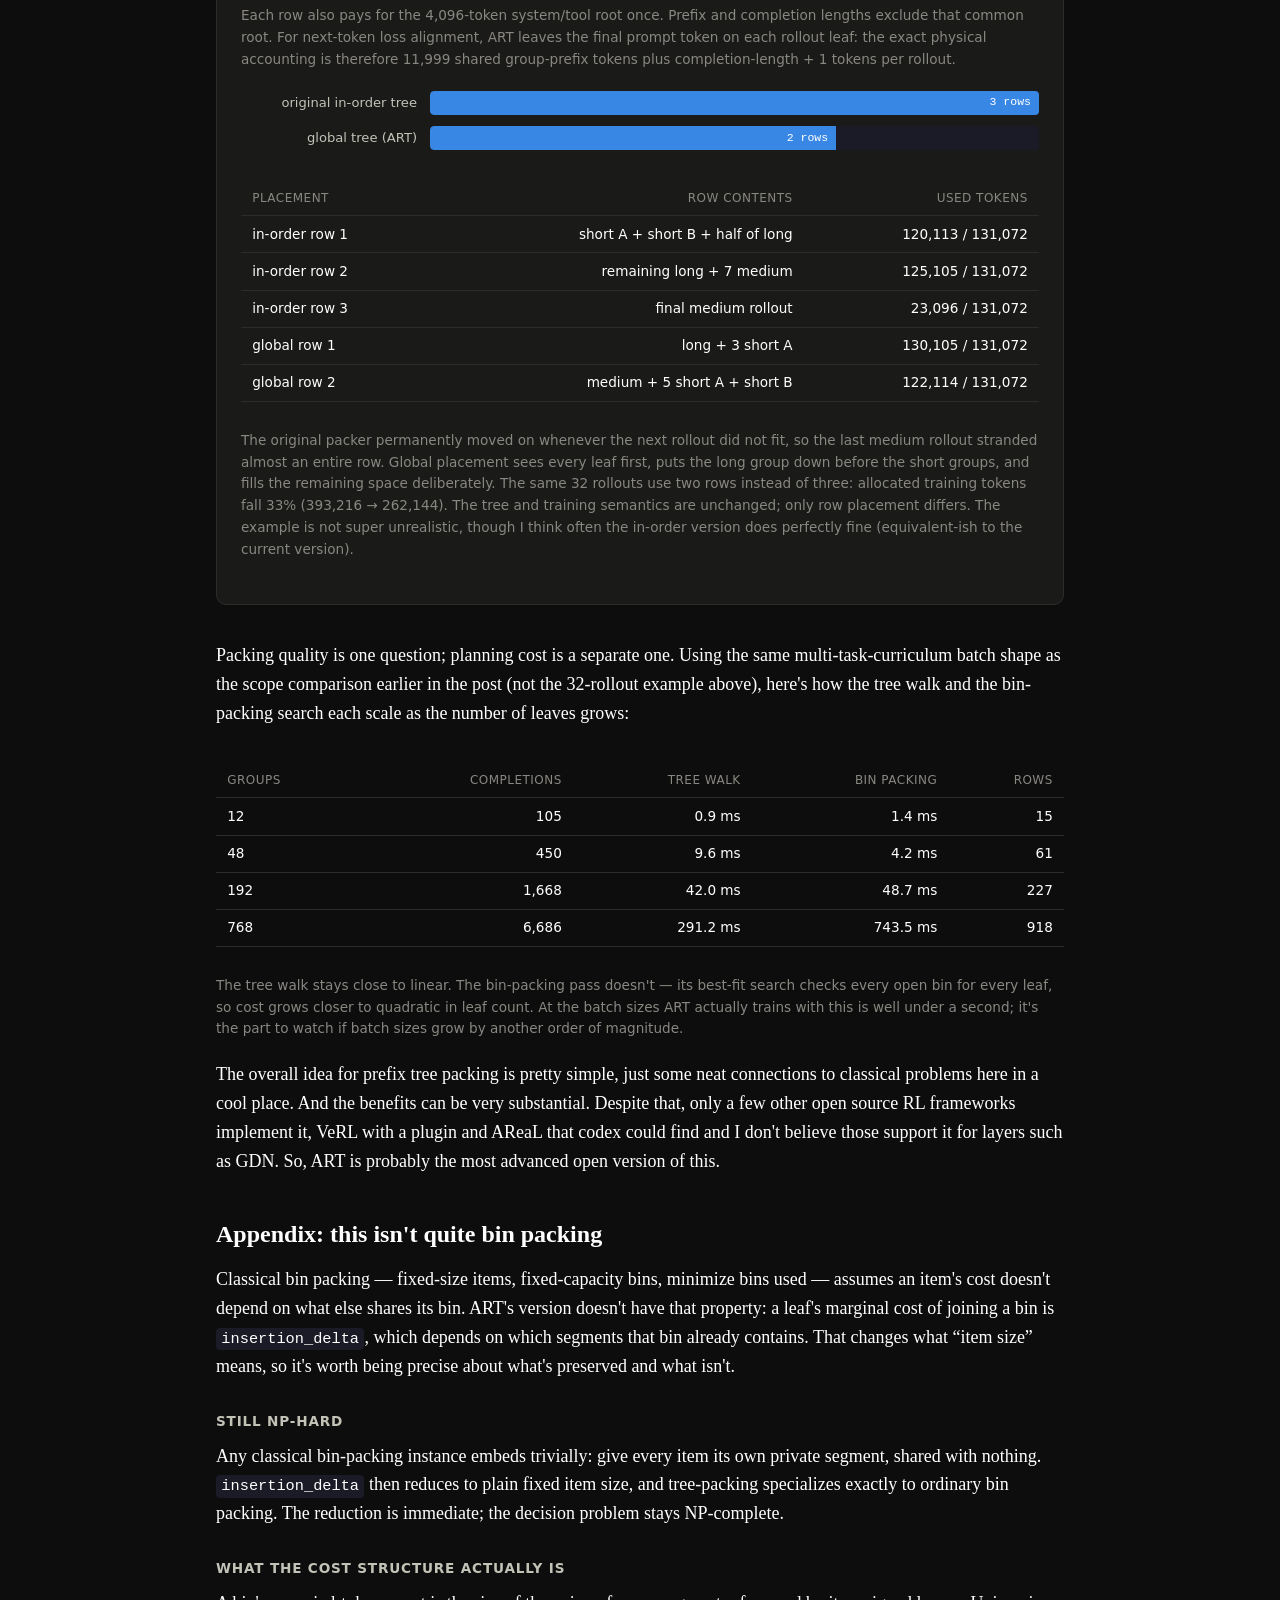
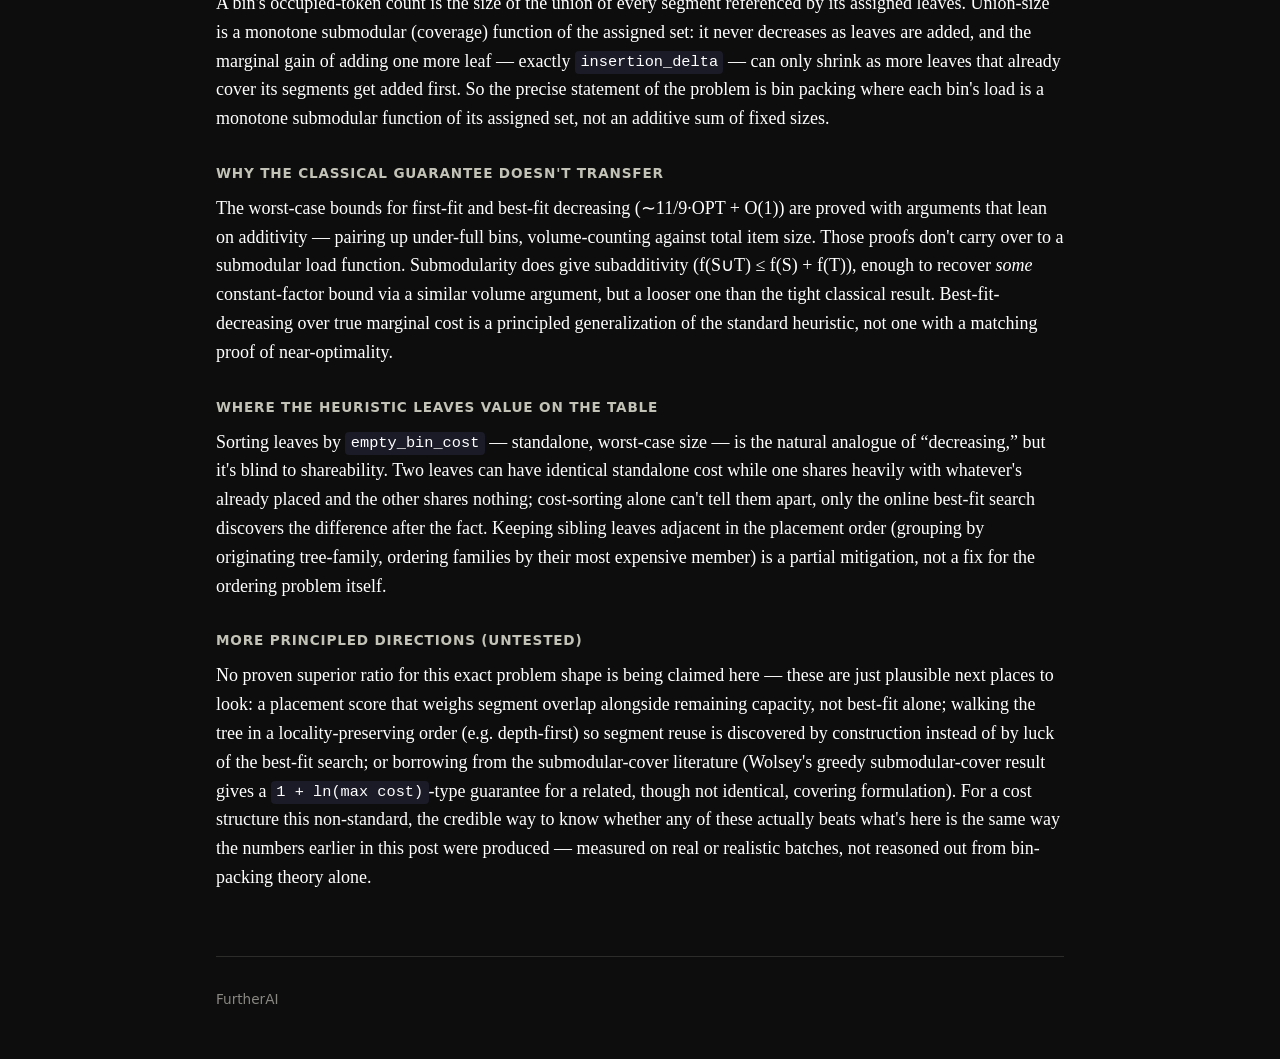
<file: posts/prefix-tree-packing/index.html>
<!doctype html>
<html lang="en">
<head>
  <meta charset="utf-8" />
  <meta name="viewport" content="width=device-width, initial-scale=1" />
  <title>Prefix Tree Packing in ART</title>
  <meta name="description" content="How ART packs shared-prefix training batches as a radix tree, then solves a generalized bin-packing problem to fit that tree into fixed-length rows." />
  <script src="../../assets/js/theme.js"></script>
  <link rel="stylesheet" href="../../assets/css/base.css" />
  <link rel="stylesheet" href="post.css?v=20261112-wide" />

<link rel="stylesheet" href="../../assets/css/navigation.css?v=20261112-header">
</head>
<body>
<header class="blog_header"><div class="blog_header_inner"><a class="blog_brand" href="../../" aria-label="FurtherAI home">FurtherAI</a><nav class="blog_nav" aria-label="Site"><a href="../../">Home</a><details class="blog_posts"><summary>Posts</summary><nav class="post_menu" aria-label="Blog posts"><a href="../../posts/nn_parameterization/">Neural network parameterization</a><a href="../../posts/context-parallelism/">Context parallelism in ART</a><a href="../../posts/prefix-tree-packing/" aria-current="page">Prefix tree packing in ART</a></nav></details><button class="blog_theme" type="button" data-theme-toggle aria-label="Toggle color theme">Dark</button></nav></div></header>
  <div class="wrap" style="padding-top:40px">


    <h1>Prefix Tree Packing in ART</h1>
    <p class="byline">August 2026 &middot; ART / Megatron</p>

    <p>
      A training batch has a lot of structure: many completions per prompt
      in a GRPO or CISPO group, a system prompt repeated across otherwise-unrelated
      tasks, several SFT completions distilled from one source. Whenever two sequences
      in the batch share a token prefix, encoding that prefix twice is wasted compute for any token mixing layers that are causal.
      ART packs the batch as a radix tree instead of a list of sequences, then solves
      a bin-packing problem to fit that tree into fixed-length training rows (the fixed length has a maximum set by the available VRAM, which is usually what you're configuring it to for highest MFU, but you may choose to keep it smaller for sample efficiency).
    </p>

    <h2>The tree</h2>

    <p>
      Treat each tokenized sequence as a root-to-leaf path. Two sequences that agree on
      their first <em>k</em> tokens can share one node covering those <em>k</em> tokens;
      where they disagree, the tree branches. Building this shape is a small recursive
      procedure: find the longest run every active sequence agrees on, emit it once,
      then partition the rest by their next token and recurse on each partition.
    </p>

    <pre><code>def build_segments(sequences, start=0, parent=None):
    active = [s for s in sequences if len(s) > start]
    if not active:
        return
    end = start
    while end &lt; min(len(s) for s in active) and len({s[end] for s in active}) == 1:
        end += 1
    if end &gt; start:                       # a shared run: emit it once, recurse past it
        segment = emit(active, start, end, parent)
        yield from build_segments(active, start=end, parent=segment)
        return
    for _, branch in groupby(sorted(active, key=lambda s: s[start]),
                              key=lambda s: s[start]):
        yield from build_segments(list(branch), start, parent)   # split by next token</code></pre>

    <p>
      That's the shape of it, simplified from ART's actual walk in
      <code>prefix_tree_packing.py</code>. Two refinements matter in practice.
      <br>
      First, a
      configurable minimum shared-segment length (64 tokens by default) keeps the tree
      from paying attention-kernel and bookkeeping overhead to share a handful of
      tokens.
      <br>
      Second, sharing currently excludes trainable tokens for simplicity of loss computation. Trainable tokens likely have different advantages and the advantage tensor is the same length as the token ids tensor (matching to their respective tokens), so you can't overlap trainable tokens without changing how this is handled. I have an idea for generalizing the losses/algorithms in ART and how to support prefix tree packing on that which will replace this and probably allow sharing trainable tokens, which I'll get to in the next month or so.
      <br>
      Finally, an off-by-one note, each branch keeps one duplicated, non-trainable context
      token right at its join point, so it still gets its own next-token query
      position when the model is asked to predict the first token that's actually
      unique to the branch, since it will have a unique loss.
    </p>

    <figure class="card tree-figure">
      <div class="seq-group">
        <div class="seq-row">
          <div class="seq-row-label">seq 1</div>
          <div class="bin-track" style="width:24.14rem">
            <div class="bin-seg seg-1" style="width:30.77%">R</div>
            <div class="bin-seg seg-2" style="width:46.15%">P1</div>
            <div class="bin-seg seg-4" style="width:23.08%">C1a</div>
          </div>
        </div>
        <div class="seq-row">
          <div class="seq-row-label">seq 2</div>
          <div class="bin-track" style="width:26rem">
            <div class="bin-seg seg-1" style="width:28.57%">R</div>
            <div class="bin-seg seg-2" style="width:42.86%">P1</div>
            <div class="bin-seg seg-5" style="width:28.57%">C1b</div>
          </div>
        </div>
        <div class="seq-row">
          <div class="seq-row-label">seq 3</div>
          <div class="bin-track" style="width:22.29rem">
            <div class="bin-seg seg-1" style="width:33.33%">R</div>
            <div class="bin-seg seg-8" style="width:66.67%">C3</div>
          </div>
        </div>
      </div>

      <div class="tree-arrow">longest shared run, then split by next token, recursively &darr;</div>

      <div class="tree-diagram">
        <div class="tree-node-row">
          <div class="tree-node seg-1">R</div>
        </div>
        <div class="tree-connector"></div>
        <div class="tree-children">
          <div class="tree-child-branch">
            <div class="tree-node seg-2">P1</div>
            <div class="tree-connector"></div>
            <div class="tree-children">
              <div class="tree-child-branch"><div class="tree-node seg-4">C1a</div></div>
              <div class="tree-child-branch"><div class="tree-node seg-5">C1b</div></div>
            </div>
          </div>
          <div class="tree-child-branch">
            <div class="tree-node seg-8">C3</div>
          </div>
        </div>
      </div>
      <figcaption>
        <span class="key">R</span> is a shared root (say, a system prompt), <span class="key">P1</span>
        is a task prompt shared by two completions, <span class="key">C1a</span>/<span class="key">C1b</span>/<span class="key">C3</span>
        are each completion's unique tail. Seq 3 splits off right after <span class="key">R</span> &mdash;
        we'll pack this same tree into rows later once a second, unrelated group joins it.
      </figcaption>
    </figure>

    <h2>One tree, not one per group</h2>

    <p>
      A simple boundary to draw is one tree per RL group &mdash; that's where shared
      prefixes are supposed to live. ART draws no such boundary. Every tokenized
      completion queued for a training step, regardless of which group or task it came
      from, walks into one tree together. A system prompt repeated across ten unrelated
      tasks becomes one shared root the same way a GRPO group's prompt does; the walk
      doesn't know or care that they're &ldquo;different groups&rdquo; &mdash; it only
      knows token sequences. The same goes for a handful of SFT completions distilled
      from one source, or a batch of eval rollouts replaying the same tool schema: none
      of it needs a group in the RL sense to benefit from the tree.
      <br>
      You can also just fill in the bins as you go, checking the size of the tree at each step, starting a new one when you can't fit the next trajectory. But it's a little more fun and there's a little more potential gain if you think about and solve it more generally.
    </p>

    <p>
      What comes with that generality is that deciding which leaves land in which row becomes bin packing: partition
      a set of items with individual costs into the fewest fixed-capacity bins. Drawing
      an arbitrary tree-per-group boundary would have sidestepped that problem
      entirely, at the price of every shared prefix that happens to fall on the wrong
      side of the boundary. Alternatively, in-order is just a simple bin-packing heuristic.
      ART takes the trade the other way: pay for a real
      (NP-hard) bin-packing pass, get back every sharing opportunity actually present
      in the batch.
    </p>

    <div class="aside">
      <p>
        That trade is measurable. On a synthetic batch of 48 RL groups spread across
        three task families &mdash; math, tool-use, code review &mdash; all sharing one
        350-token system prompt and packed into 4096-token rows, building the tree
        independently per group and only <em>then</em> bin-packing needs
        <span class="result-inline">66</span> rows; pooling everything into one global
        tree first needs <span class="result-inline">61</span> &mdash; about eight
        percent fewer rows purely from where the sharing boundary was drawn, with the
        bin-packing algorithm itself held fixed. The full historical comparison,
        including what ART's packing looked like before any of this existed, is at the
        end.
      </p>
    </div>

    <p>
      The same global-tree-then-bin-pack computation gets reused for planning, too.
      ART's pipeline autotuner estimates how many packed rows a candidate set of groups
      would need by running this exact tree-and-bin-pack pass over sampled subsets of past data,
      before ever committing to a training step's batch composition &mdash; the same
      machinery that packs a step also gets asked &ldquo;what if&rdquo; questions about
      how to build the next one.
    </p>

    <h2>Bin packing, with a twist</h2>

    <p>
      Bin packing &mdash; fixed-size items, fixed-capacity bins, minimize bins used
      &mdash; is one of the oldest NP-hard problems around, so which heuristic to reach
      for is a real decision, not an afterthought (Claude's words, honestly probably not that important to most inputs, but fun to think about and nice to choose something pretty general). First-fit and best-fit decreasing are
      the standard practical answers: sort items largest-first, then drop each one into
      whichever open bin leaves the least leftover space (opening a new bin only if
      nothing fits). ART uses a best-fit-decreasing variant.
    </p>

    <p>
      But the tree changes what &ldquo;item size&rdquo; even means. A leaf's total
      token count is fixed, but its <em>marginal</em> cost of joining a particular bin
      is not: any segment that bin already contains &mdash; because a sibling landed
      there first &mdash; is free. Classical bin packing has no notion of one item
      making another cheaper. Here it's the whole point.
    </p>

    <pre><code>class _PrefixTreeBin:
    def __init__(self):
        self.leaves = []
        self.occupied_segments = set()
        self.token_count = 0

    def insertion_delta(self, leaf):
        return sum(
            length for segment_id, length in leaf.segment_path
            if segment_id not in self.occupied_segments
        )

    def add(self, leaf):
        self.token_count += self.insertion_delta(leaf)
        self.occupied_segments.update(sid for sid, _ in leaf.segment_path)
        self.leaves.append(leaf)


def _place_prefix_tree_leaves(groups, *, seq_len):
    # empty_bin_cost is just the full, unshared length
    ordered = sorted(groups, key=lambda g: max(leaf.empty_bin_cost for leaf in g),
                      reverse=True)
    bins = []
    for leaf in (leaf for group in ordered for leaf in group):
        best_bin, best_remaining = None, seq_len + 1
        for candidate in bins:
            count = candidate.token_count + candidate.insertion_delta(leaf)
            # this fill most heuristic (inherited from best-fit-decreasing) is a little odd, say you have two equally full bins, it
            # will pick the one that shares fewer tokens. But, practically I could not
            # show one generally performed better on semi-realistic workloads than the other, so we stick with this
            if count &lt;= seq_len and seq_len - count &lt; best_remaining:
                best_bin, best_remaining = candidate, seq_len - count
        if best_bin is None:
            best_bin = _PrefixTreeBin()
            bins.append(best_bin)
        best_bin.add(leaf)
    return bins</code></pre>

    <p>
      Trimmed directly from ART's <code>preprocessing/pack.py</code> &mdash; a leaf's
      <code>segment_path</code> is the list of <code>(segment_id, length)</code> pairs
      on its root-to-leaf path in the global tree, and <code>empty_bin_cost</code> is
      its full, unshared length. Everything else is ordinary best-fit-decreasing;
      <code>insertion_delta</code> is the only place the tree shows up at all.
    </p>

    <p>
      Worth being honest about: once item cost depends on what's already in the bin,
      this isn't bin packing in the strict textbook sense any more &mdash; the classical
      proofs behind first-fit and best-fit decreasing assume fixed item sizes. It's
      still NP-hard, and best-fit-decreasing over the real marginal cost is a principled
      thing to do, but it doesn't inherit the same tight approximation guarantee as its
      fixed-size ancestor. If you want the precise framing (and where a more
      principled algorithm might come from), see the
      <a href="#appendix">appendix</a>.
    </p>

    <p>Step through it on the tree from the last section, plus a second, unrelated group:</p>

    <div class="card bin-demo" id="bin-demo">
      <h5>Leaves (queue order = groups sorted by their most expensive leaf, descending)</h5>
      <div class="bin-demo-queue"></div>
      <h5>Rows opened so far</h5>
      <div class="bin-demo-bins"></div>
      <div class="bin-demo-controls">
        <button class="bin-demo-prev">&larr; Prev</button>
        <button class="bin-demo-next">Next &rarr;</button>
        <button class="bin-demo-reset">Reset</button>
        <span class="bin-demo-step-label"></span>
      </div>
      <div class="bin-demo-readout"></div>
      <div class="bin-demo-legend">
        <span class="legend-item"><span class="legend-swatch seg-1"></span>R &mdash; system prompt (200 tok)</span>
        <span class="legend-item"><span class="legend-swatch seg-2"></span>P1 &mdash; group 1 prompt (300 tok)</span>
        <span class="legend-item"><span class="legend-swatch seg-3"></span>P2 &mdash; group 2 prompt (250 tok)</span>
        <span class="legend-item"><span class="legend-swatch seg-4"></span>C1a (150 tok)</span>
        <span class="legend-item"><span class="legend-swatch seg-5"></span>C1b (200 tok)</span>
        <span class="legend-item"><span class="legend-swatch seg-6"></span>C2a (180 tok)</span>
        <span class="legend-item"><span class="legend-swatch seg-7"></span>C2b (220 tok)</span>
        <span class="legend-item"><span class="legend-swatch seg-8"></span>C3 &mdash; unrelated group, no shared task prompt (400 tok)</span>
      </div>
    </div>
    <p class="note">
      A small hand-picked example (row capacity 1000 tok) &mdash; the real measured
      numbers are at the end. Every completion here happens to cost more than half a
      row on its own, so no arrangement of <em>raw</em>, unshared completions could
      ever fit two per row; every row saved below comes from the tree, not from
      cleverer bin packing.
    </p>

    <h2>Token-mixing layers</h2>

    <p>
      Packing is useful if token mixing layers are causal, i.e. a token may attend only to its own ancestor chain, never a sibling
      branch or an unrelated tree packed into the same row. This is prefix caching and radix attention in vLLM and SGLang respectively, just for training.
    </p>

    <p>
      The pattern that holds for every layer below except GDN: the attention kernel
      itself never changes, only the input we build for it does. For ordinary masked
      attention, flex/flash kernels already accept an arbitrary mask specification
      &mdash; a token's tree-correct visible set just decomposes into one fully-visible
      block per ancestor segment plus a causal triangle over its own segment, exactly
      the two primitive shapes those kernels already special-case. Building that mask
      correctly is the whole job; most blocks in a packed row end up empty and get
      skipped entirely, and the kernel is none the wiser.
    </p>

    <figure class="card attn-figure">
      <div class="attn-grid-wrap">
        <div class="attn-grid">
          <!-- q=0 -->
          <div class="attn-cell seg-1"></div><div class="attn-cell masked"></div><div class="attn-cell masked"></div><div class="attn-cell masked"></div><div class="attn-cell masked"></div><div class="attn-cell masked"></div><div class="attn-cell masked"></div><div class="attn-cell masked"></div><div class="attn-cell masked"></div>
          <!-- q=1 -->
          <div class="attn-cell seg-1"></div><div class="attn-cell seg-1"></div><div class="attn-cell masked"></div><div class="attn-cell masked"></div><div class="attn-cell masked"></div><div class="attn-cell masked"></div><div class="attn-cell masked"></div><div class="attn-cell masked"></div><div class="attn-cell masked"></div>
          <!-- q=2 -->
          <div class="attn-cell seg-1"></div><div class="attn-cell seg-1"></div><div class="attn-cell seg-1"></div><div class="attn-cell masked"></div><div class="attn-cell masked"></div><div class="attn-cell masked"></div><div class="attn-cell masked"></div><div class="attn-cell masked"></div><div class="attn-cell masked"></div>
          <!-- q=3 -->
          <div class="attn-cell seg-1"></div><div class="attn-cell seg-1"></div><div class="attn-cell seg-1"></div><div class="attn-cell seg-2"></div><div class="attn-cell masked"></div><div class="attn-cell masked"></div><div class="attn-cell masked"></div><div class="attn-cell masked"></div><div class="attn-cell masked"></div>
          <!-- q=4 -->
          <div class="attn-cell seg-1"></div><div class="attn-cell seg-1"></div><div class="attn-cell seg-1"></div><div class="attn-cell seg-2"></div><div class="attn-cell seg-2"></div><div class="attn-cell masked"></div><div class="attn-cell masked"></div><div class="attn-cell masked"></div><div class="attn-cell masked"></div>
          <!-- q=5 -->
          <div class="attn-cell seg-1"></div><div class="attn-cell seg-1"></div><div class="attn-cell seg-1"></div><div class="attn-cell seg-2"></div><div class="attn-cell seg-2"></div><div class="attn-cell seg-2"></div><div class="attn-cell masked"></div><div class="attn-cell masked"></div><div class="attn-cell masked"></div>
          <!-- q=6 -->
          <div class="attn-cell seg-1"></div><div class="attn-cell seg-1"></div><div class="attn-cell seg-1"></div><div class="attn-cell masked"></div><div class="attn-cell masked"></div><div class="attn-cell masked"></div><div class="attn-cell seg-3"></div><div class="attn-cell masked"></div><div class="attn-cell masked"></div>
          <!-- q=7 (highlighted example query) -->
          <div class="attn-cell seg-1 query-row"></div><div class="attn-cell seg-1 query-row"></div><div class="attn-cell seg-1 query-row"></div><div class="attn-cell masked query-row"></div><div class="attn-cell masked query-row"></div><div class="attn-cell masked query-row"></div><div class="attn-cell seg-3 query-row"></div><div class="attn-cell seg-3 query-row"></div><div class="attn-cell masked query-row"></div>
          <!-- q=8 -->
          <div class="attn-cell seg-1"></div><div class="attn-cell seg-1"></div><div class="attn-cell seg-1"></div><div class="attn-cell masked"></div><div class="attn-cell masked"></div><div class="attn-cell masked"></div><div class="attn-cell seg-3"></div><div class="attn-cell seg-3"></div><div class="attn-cell seg-3"></div>
        </div>
        <div class="attn-legend">
          <div class="attn-legend-item"><span class="attn-swatch seg-1"></span>R (root, ancestor of everyone)</div>
          <div class="attn-legend-item"><span class="attn-swatch seg-2"></span>branch A, causal self-block</div>
          <div class="attn-legend-item"><span class="attn-swatch seg-3"></span>branch B, causal self-block</div>
          <div class="attn-legend-item"><span class="attn-swatch" style="background:transparent;border:1px dashed var(--hairline)"></span>masked (sibling / not yet seen)</div>
          <p style="margin-top:.4rem">
            Rows/columns 0&ndash;2 are R, 3&ndash;5 are branch A, 6&ndash;8 are branch B
            (sibling of A). The outlined row is query position 7 in branch B: it sees
            all of R (a full block, since R fully precedes it) and its own branch
            causally up to itself &mdash; never branch A.
          </p>
        </div>
      </div>
    </figure>

    <p>
      Same pattern, different input shape. ART's sparse top-k indexer attention
      variants (GLM-5.2- and DeepSeek-V4-style) don't take a mask &mdash; their
      attention kernels (<code>sparse_mla</code>, <code>sparse_attn_tilelang</code>)
      already just gather and attend over whatever key/value indices they're handed,
      because that's what top-k sparse attention over long context looks like whether
      or not anything is packed. So the kernel doesn't actually have to change here (nice not to have to work on this). All the
      tree-awareness lives one level up, in the indexer: it only ever scores or
      constructs candidates from a query's actual ancestor chain, using the same
      pre-order/exit-order (these words relate to how the mask is constructed, from a DFS, an increasing int is assigned, you can check your ancestors by an [enter, exit] interval) interval check as the mask above, so a sibling branch's
      keys are never even proposed, let alone selected.
    </p>

    <p>
      GDN (Gated DeltaNet) is the layer that needs a more significant change. It's recurrent
      &mdash; there's no mask to compute, only a running state that has to be threaded
      token by token, forked once per branch point, and reset at every tree root.
      ART's GDN planner walks the tree depth by depth; at each depth, every segment
      across every tree in the packed batch &mdash; regardless of which row or group it
      came from &mdash; gets coalesced into two kernel calls: one varlen causal-conv
      call and one varlen delta-rule call, using the same flash-style
      <code>cu_seqlens</code> layout an unpacked batch would use.
    </p>

    <p>
      Codex can handle this kind of work, writing custom kernels and efficient work between kernels pretty well when it has built a solid set of input shapes (workloads) and precise profiling, otherwise I probably wouldn't be building this.
    </p>

    <pre><code># the shape of it: one pass per tree depth, two kernel calls per pass
state_cache = {}
for depth, bucket in enumerate(tree_segment_buckets_by_depth):
    init_conv, init_state = fork_parent_states(bucket, state_cache)   # zero-copy expand
    conv_out = causal_conv1d_varlen(bucket.qkv, init_conv, cu_seqlens=bucket.cu_seqlens)
    rec_out  = chunk_gated_delta_rule(conv_out, init_state, cu_seqlens=bucket.cu_seqlens)
    state_cache[bucket.family_indices] = (conv_out.final_state, rec_out.final_state)
    scatter(rec_out, rows=bucket.row_indices, positions=bucket.position_indices)</code></pre>

    <p>
      A child's initial state is a zero-copy broadcast view of its parent's final
      state &mdash; a plain <code>.expand()</code>, so autograd sums gradients from
      multiple children back into it for free; root segments start from a zeroed
      state. One wrinkle: the delta-rule kernel can only fork state cleanly at a fixed
      chunk boundary (64 tokens), so a branch point whose length isn't a multiple of
      64 gets its ragged tail replayed once per child &mdash; cheap, at most 63 extra
      tokens per child. (This gets substantially hairier once context parallelism is
      involved &mdash; cross-rank state exchange, chunk-boundary alignment across
      ranks &mdash; but we'll discuss some of that in a future CP post.)
    </p>

    <h2>Metadata space first</h2>

    <p>
      None of the planning above touches a real tensor. Segment boundaries, group and
      parent ids, bin assignments &mdash; the entire packing plan is computed over
      plain integers: sequence indices and lengths. Only once a bin's final leaf set
      is fixed does ART do a single materialization pass that slices real token ids,
      logprobs, advantages, and (when present) MoE routing-replay data into the
      packed tensors.
    </p>

    <div class="card flow-figure">
      <div class="flow-box">
        <h4>Metadata plan</h4>
        <p>segment ids, lengths, group/parent ids, bin assignment &mdash; integers only</p>
      </div>
      <div class="flow-arrow">&rarr;</div>
      <div class="flow-box">
        <h4>One materialization pass</h4>
        <p>tokens, logprobs, advantages, routing replay &mdash; sliced into place exactly once</p>
      </div>
    </div>

    <p>
      Large per-token payloads, like MoE routing-replay bundles, are kept as lazy
      segment lists until that pass and sliced exactly once each.
    </p>

    <h2>Does it actually help?</h2>

    <p>
      Numbers below replay the original prefix-tree placement rule from the first
      version of the PR against ART's current global-occupancy placement
      (<code>_place_prefix_tree_leaves</code>, <code>prefix_tree_pack_segments</code>).
      The input is 32 agent rollouts in four groups of eight, packed into
      131,072-token training rows. Every rollout starts with the same 4,096-token
      system and tool prefix, then a 12,000-token scenario prefix unique to its
      group. The groups arrive with completion lengths of 2,000, 2,000, 12,000,
      and 7,000 tokens respectively: short A, short B, long, then medium.
    </p>

    <p>
      Worth knowing what came before, too. The very first version (we called it
      &ldquo;shared prefix,&rdquo; not &ldquo;prefix tree,&rdquo; since sharing was
      exactly one level deep and scoped to a single RL group) deduplicated the
      largest prompt shared by a trajectory group &mdash; that goes pretty far for
      GRPO, but doesn't cover any of the tree structured cases above. The version
      that replaced it kept the same in-order, one-row-at-a-time filling until the
      row was full, but rebuilt a real multi-segment tree fresh for whatever
      already happened to be in the current row &mdash; measured below as
      &ldquo;original in-order tree.&rdquo; I note the very first version simply to
      give some vision on alternatives you might build.
    </p>

    <figure class="card bench-figure">
      <h5>Rows needed to pack 32 variable-length agent rollouts into 131,072-token rows</h5>

      <div class="table_scroll"><table class="data-table">
        <thead>
          <tr><th>arrival order</th><th>group-specific prefix</th><th>completion length</th><th>rollouts</th></tr>
        </thead>
        <tbody>
          <tr><td>1. short A</td><td>12,000</td><td>2,000</td><td>8</td></tr>
          <tr><td>2. short B</td><td>12,000</td><td>2,000</td><td>8</td></tr>
          <tr><td>3. long</td><td>12,000</td><td>12,000</td><td>8</td></tr>
          <tr><td>4. medium</td><td>12,000</td><td>7,000</td><td>8</td></tr>
        </tbody>
      </table></div>
      <p class="note">
        Each row also pays for the 4,096-token system/tool root once. Prefix and
        completion lengths exclude that common root. For next-token loss alignment,
        ART leaves the final prompt token on each rollout leaf: the exact physical
        accounting is therefore 11,999 shared group-prefix tokens plus
        completion-length + 1 tokens per rollout.
      </p>

      <div class="bench-bars">
        <div class="bench-bar-row">
          <div class="bench-bar-label">original in-order tree</div>
          <div class="bench-bar-track"><div class="bench-bar-fill" style="width:100%">3 rows</div></div>
        </div>
        <div class="bench-bar-row">
          <div class="bench-bar-label">global tree (ART)</div>
          <div class="bench-bar-track"><div class="bench-bar-fill" style="width:66.7%">2 rows</div></div>
        </div>
      </div>

      <div class="table_scroll"><table class="data-table">
        <thead>
          <tr><th>placement</th><th>row contents</th><th>used tokens</th></tr>
        </thead>
        <tbody>
          <tr><td>in-order row 1</td><td>short A + short B + half of long</td><td>120,113 / 131,072</td></tr>
          <tr><td>in-order row 2</td><td>remaining long + 7 medium</td><td>125,105 / 131,072</td></tr>
          <tr><td>in-order row 3</td><td>final medium rollout</td><td>23,096 / 131,072</td></tr>
          <tr><td>global row 1</td><td>long + 3 short A</td><td>130,105 / 131,072</td></tr>
          <tr><td>global row 2</td><td>medium + 5 short A + short B</td><td>122,114 / 131,072</td></tr>
        </tbody>
      </table></div>
      <p class="note">
        The original packer permanently moved on whenever the next rollout did not
        fit, so the last medium rollout stranded almost an entire row. Global
        placement sees every leaf first, puts the long group down before the short
        groups, and fills the remaining space deliberately. The same 32 rollouts use
        two rows instead of three: allocated training tokens fall 33% (393,216
        &rarr; 262,144). The tree and training
        semantics are unchanged; only row placement differs. The example is not super unrealistic,
        though I think often the in-order version does perfectly fine (equivalent-ish to the current version).
      </p>
    </figure>

    <p>
      Packing quality is one question; planning cost is a separate one. Using the
      same multi-task-curriculum batch shape as the scope comparison earlier in the
      post (not the 32-rollout example above), here's how the tree walk and the
      bin-packing search each scale as the number of leaves grows:
    </p>

    <div class="table_scroll"><table class="data-table">
      <thead>
        <tr><th>groups</th><th>completions</th><th>tree walk</th><th>bin packing</th><th>rows</th></tr>
      </thead>
      <tbody>
        <tr><td>12</td><td>105</td><td>0.9 ms</td><td>1.4 ms</td><td>15</td></tr>
        <tr><td>48</td><td>450</td><td>9.6 ms</td><td>4.2 ms</td><td>61</td></tr>
        <tr><td>192</td><td>1,668</td><td>42.0 ms</td><td>48.7 ms</td><td>227</td></tr>
        <tr><td>768</td><td>6,686</td><td>291.2 ms</td><td>743.5 ms</td><td>918</td></tr>
      </tbody>
    </table></div>
    <p class="note">
      The tree walk stays close to linear. The bin-packing pass doesn't &mdash; its
      best-fit search checks every open bin for every leaf, so cost grows closer to
      quadratic in leaf count. At the batch sizes ART actually trains with this is
      well under a second; it's the part to watch if batch sizes grow by another
      order of magnitude.
    </p>

    <p>
      The overall idea for prefix tree packing is pretty simple, just some neat connections to classical problems here in a cool place. And the benefits can be very substantial. Despite that, only a few other open source RL frameworks implement it, VeRL with a plugin and AReaL that codex could find and I don't believe those support it for layers such as GDN. So, ART is probably the most advanced open version of this.
    </p>

    <h2 id="appendix">Appendix: this isn't quite bin packing</h2>

    <p>
      Classical bin packing &mdash; fixed-size items, fixed-capacity bins, minimize bins
      used &mdash; assumes an item's cost doesn't depend on what else shares its bin.
      ART's version doesn't have that property: a leaf's marginal cost of joining a bin
      is <code>insertion_delta</code>, which depends on which segments that bin already
      contains. That changes what &ldquo;item size&rdquo; means, so it's worth being
      precise about what's preserved and what isn't.
    </p>

    <h3>Still NP-hard</h3>
    <p>
      Any classical bin-packing instance embeds trivially: give every item its own
      private segment, shared with nothing. <code>insertion_delta</code> then reduces
      to plain fixed item size, and tree-packing specializes exactly to ordinary bin
      packing. The reduction is immediate; the decision problem stays NP-complete.
    </p>

    <h3>What the cost structure actually is</h3>
    <p>
      A bin's occupied-token count is the size of the union of every segment
      referenced by its assigned leaves. Union-size is a monotone submodular
      (coverage) function of the assigned set: it never decreases as leaves are
      added, and the marginal gain of adding one more leaf &mdash; exactly
      <code>insertion_delta</code> &mdash; can only shrink as more leaves that already
      cover its segments get added first. So the precise statement of the problem is
      bin packing where each bin's load is a monotone submodular function of its
      assigned set, not an additive sum of fixed sizes.
    </p>

    <h3>Why the classical guarantee doesn't transfer</h3>
    <p>
      The worst-case bounds for first-fit and best-fit decreasing
      (&sim;11/9&middot;OPT + O(1)) are proved with arguments that lean on
      additivity &mdash; pairing up under-full bins, volume-counting against total
      item size. Those proofs don't carry over to a submodular load function.
      Submodularity does give subadditivity (f(S&cup;T) &le; f(S) + f(T)), enough to
      recover <em>some</em> constant-factor bound via a similar volume argument, but a
      looser one than the tight classical result. Best-fit-decreasing over true
      marginal cost is a principled generalization of the standard heuristic, not one
      with a matching proof of near-optimality.
    </p>

    <h3>Where the heuristic leaves value on the table</h3>
    <p>
      Sorting leaves by <code>empty_bin_cost</code> &mdash; standalone, worst-case size
      &mdash; is the natural analogue of &ldquo;decreasing,&rdquo; but it's blind to
      shareability. Two leaves can have identical standalone cost while one shares
      heavily with whatever's already placed and the other shares nothing;
      cost-sorting alone can't tell them apart, only the online best-fit search
      discovers the difference after the fact. Keeping sibling leaves adjacent in the
      placement order (grouping by originating tree-family, ordering families by
      their most expensive member) is a partial mitigation, not a fix for the
      ordering problem itself.
    </p>

    <h3>More principled directions (untested)</h3>
    <p>
      No proven superior ratio for this exact problem shape is being claimed here
      &mdash; these are just plausible next places to look: a placement score that
      weighs segment overlap alongside remaining capacity, not best-fit alone;
      walking the tree in a locality-preserving order (e.g. depth-first) so segment
      reuse is discovered by construction instead of by luck of the best-fit search;
      or borrowing from the submodular-cover literature (Wolsey's greedy
      submodular-cover result gives a <code>1 + ln(max cost)</code>-type guarantee for
      a related, though not identical, covering formulation). For a cost structure
      this non-standard, the credible way to know whether any of these actually beats
      what's here is the same way the numbers earlier in this post were produced
      &mdash; measured on real or realistic batches, not reasoned out from bin-packing
      theory alone.
    </p>

    <footer class="site">FurtherAI</footer>
  </div>
  <script src="../../assets/js/pyhighlight.js"></script>
  <script src="pack-diagram.js"></script>
</body>
</html>
</file>
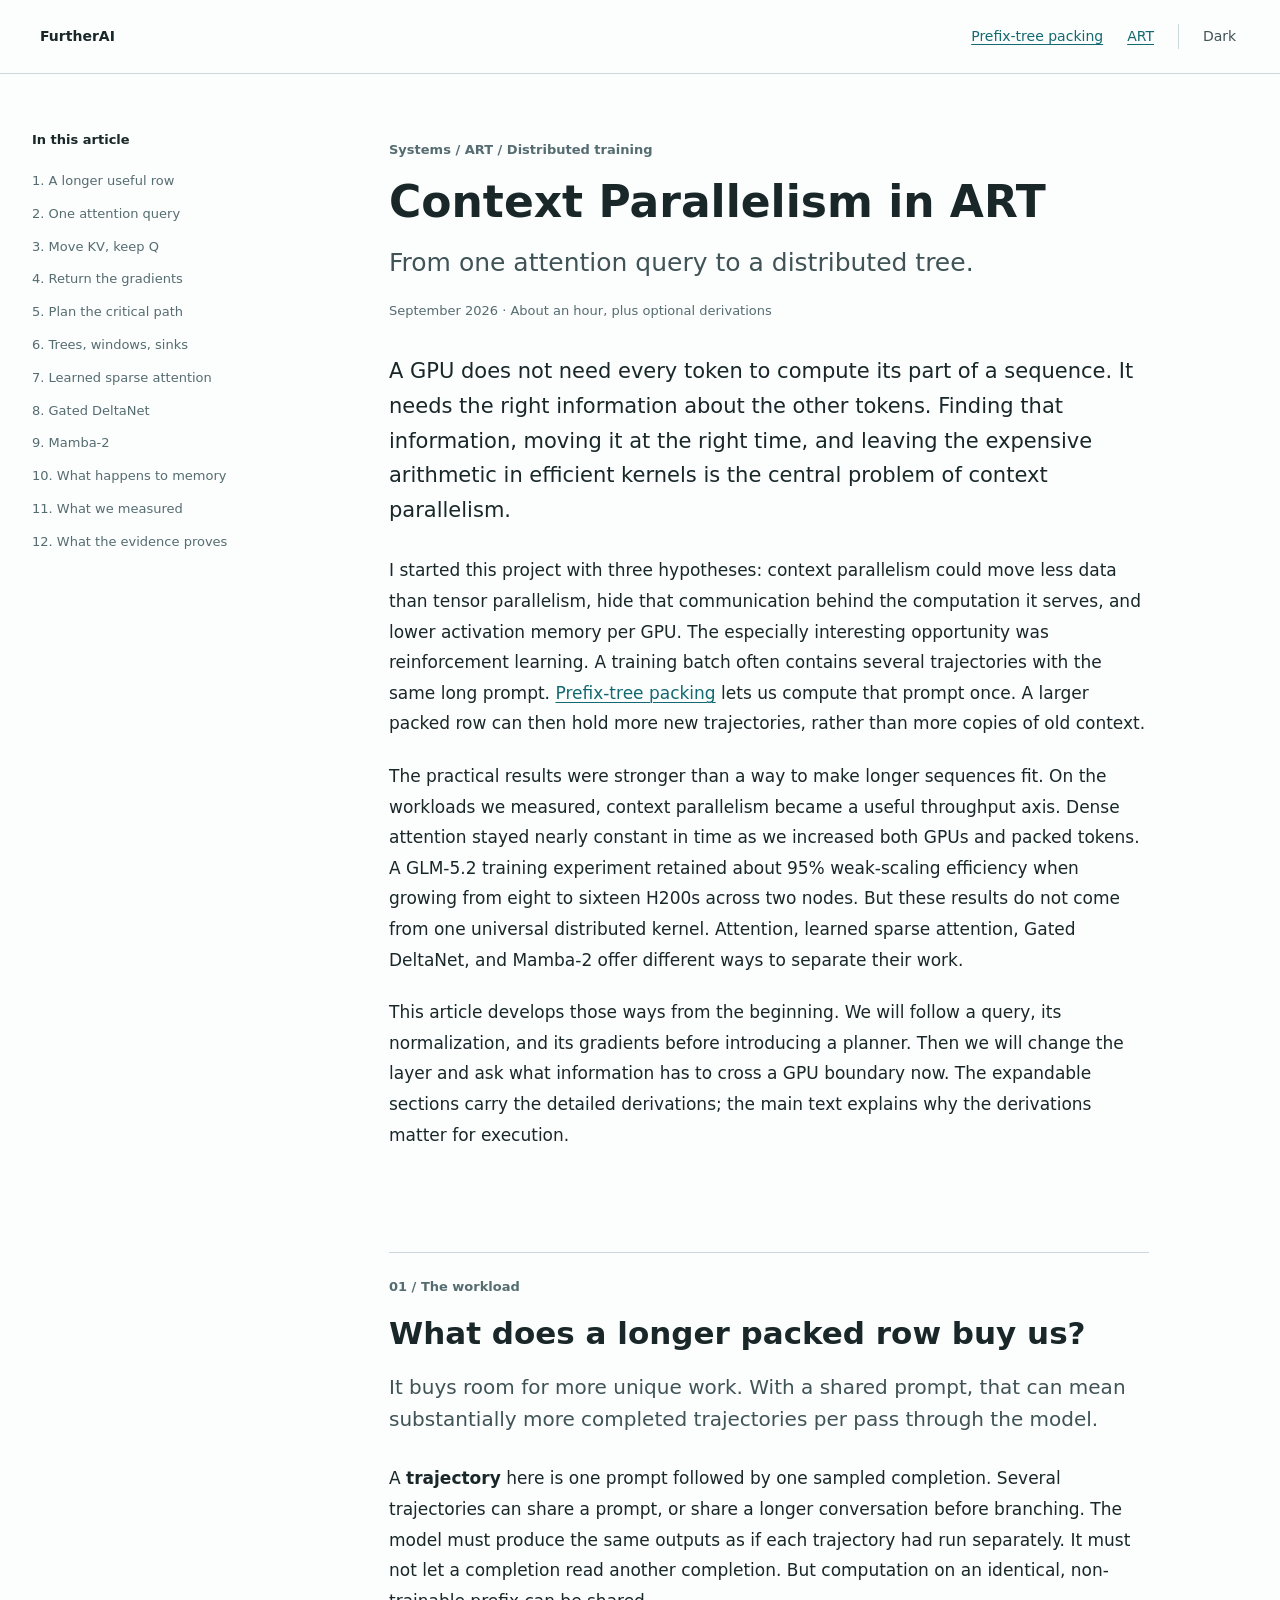
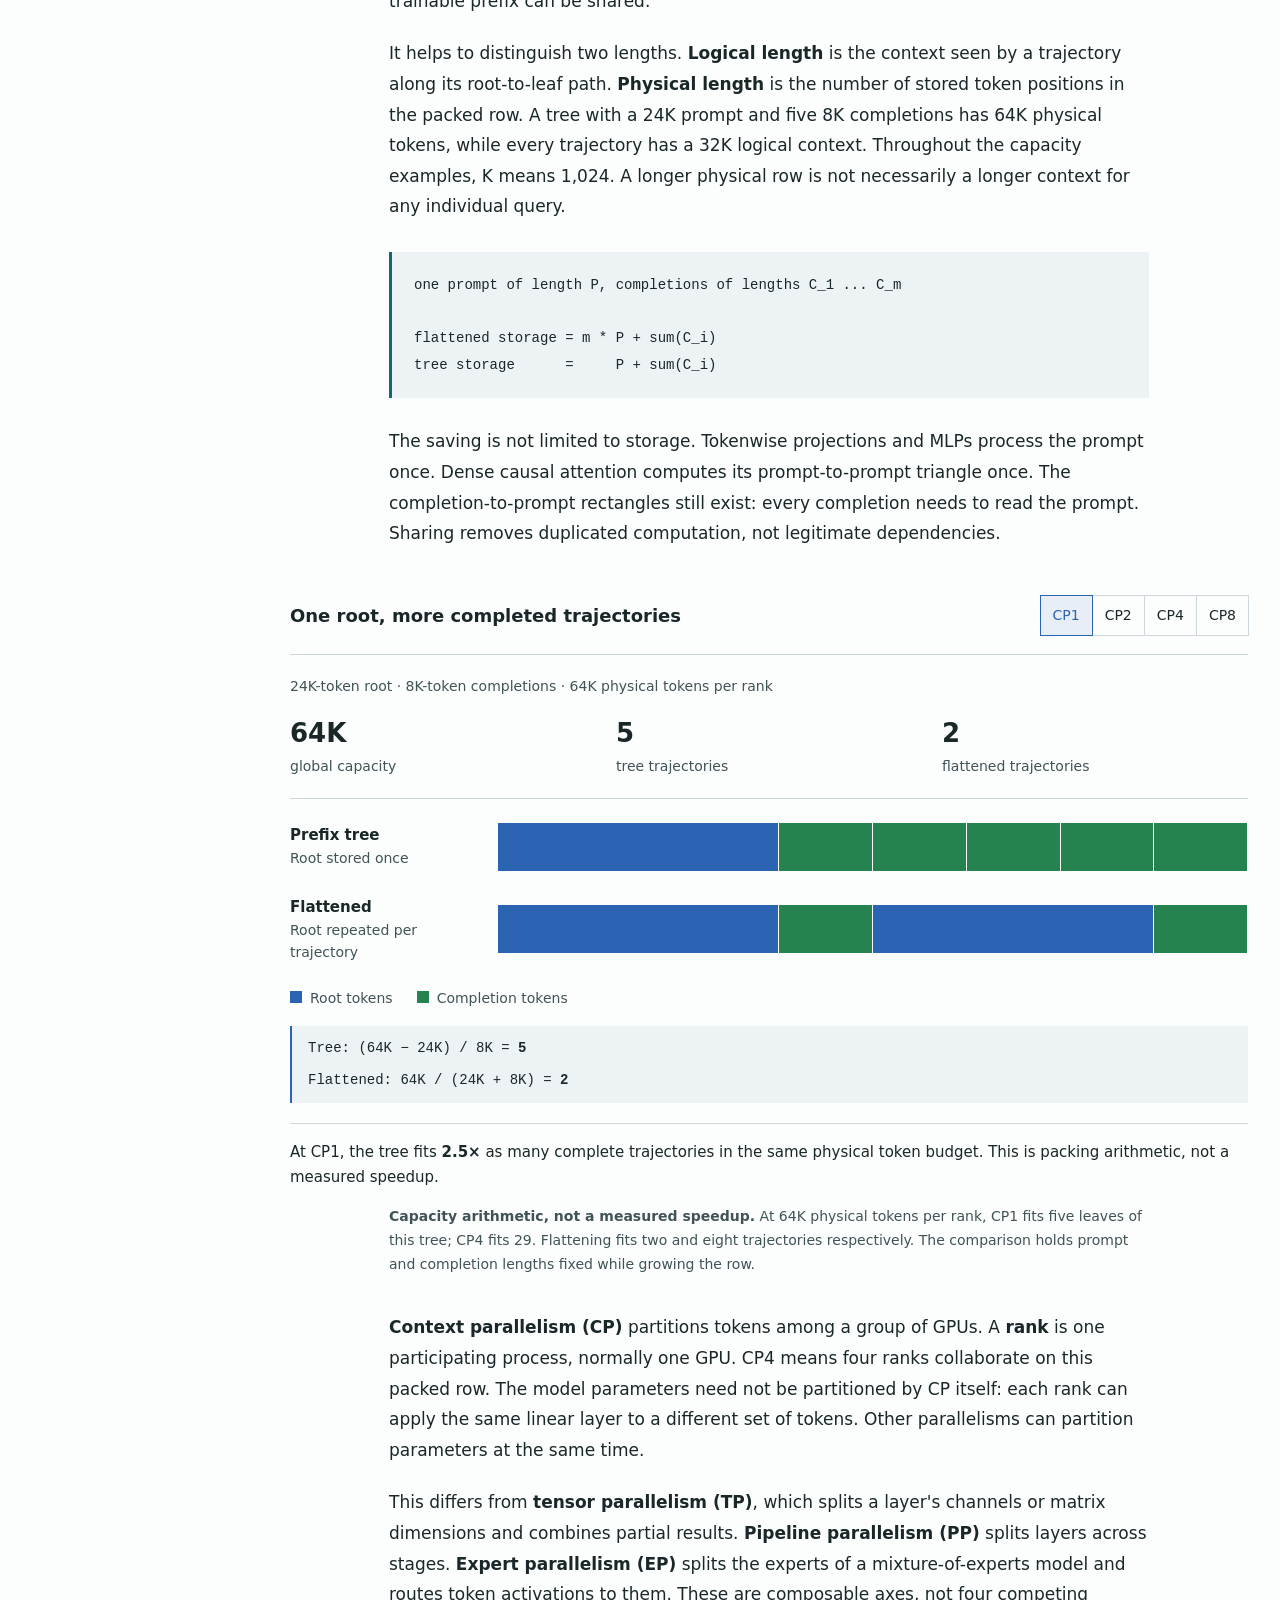
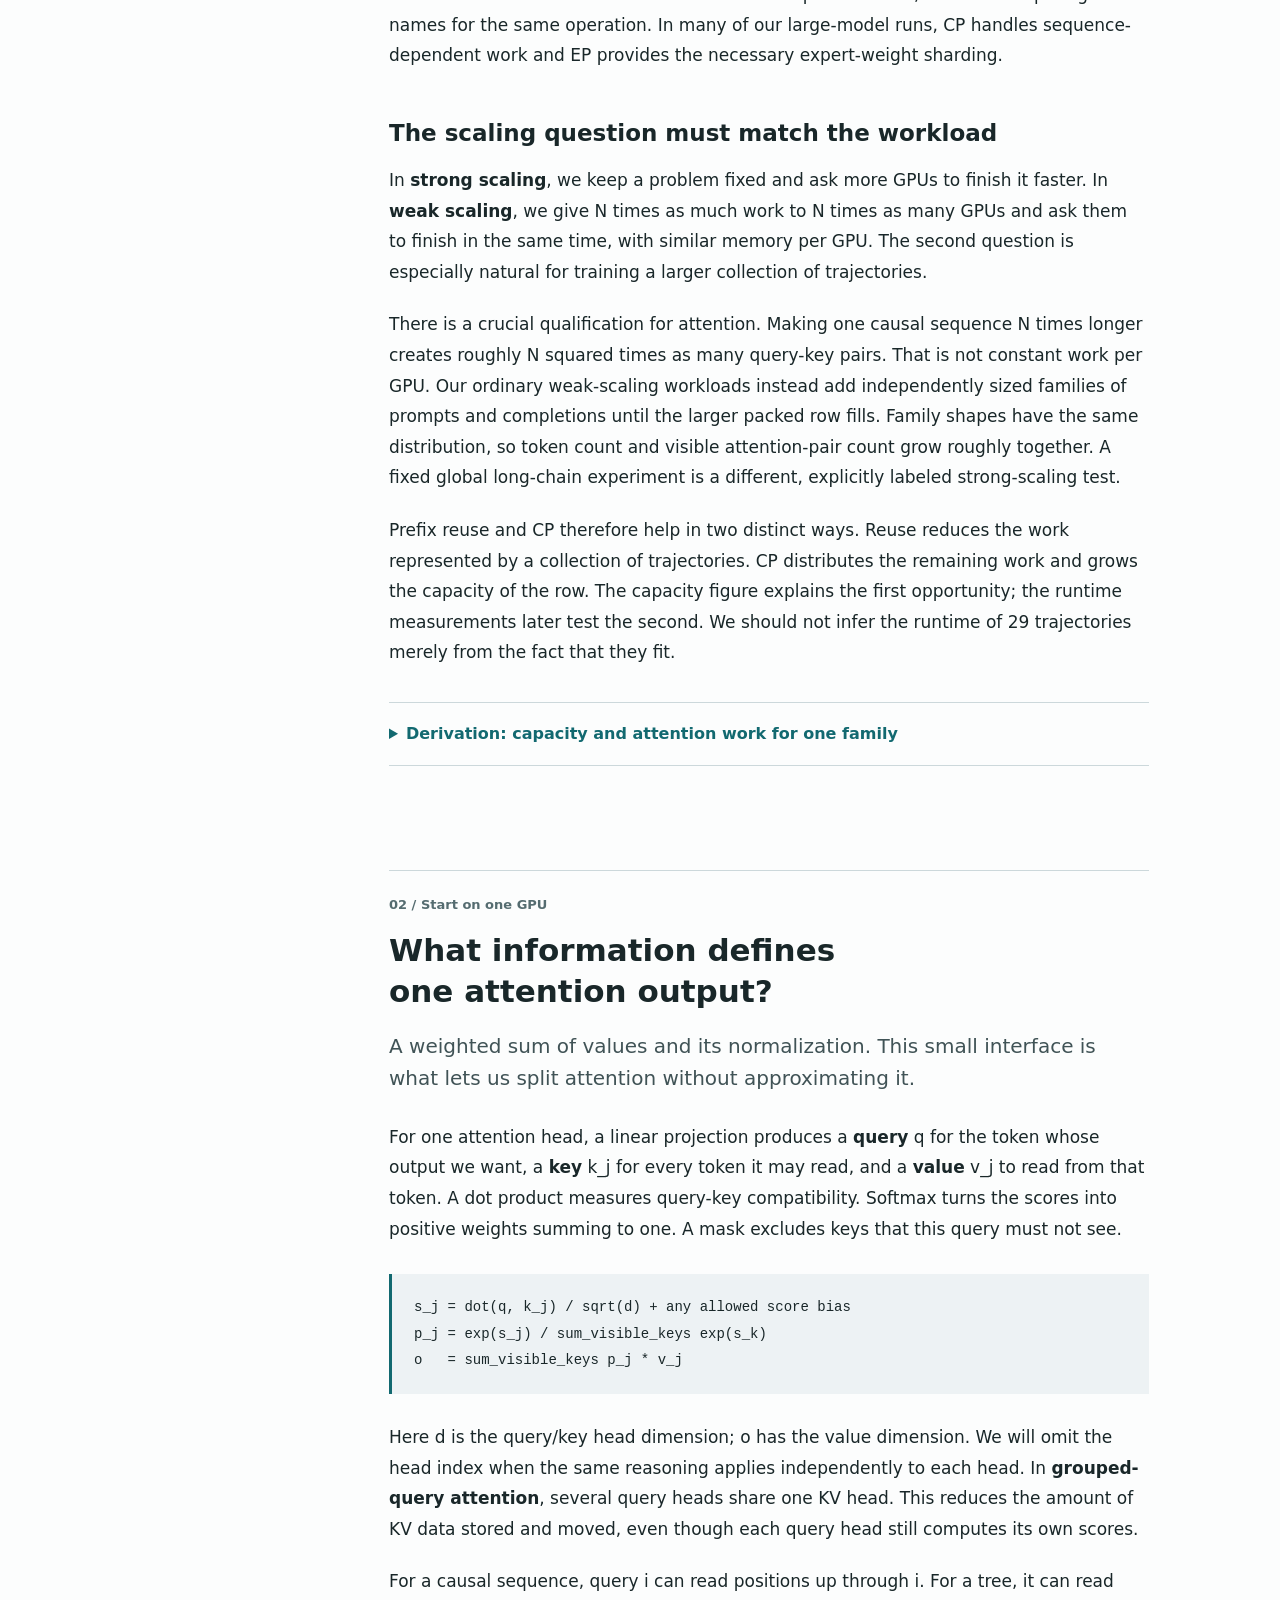
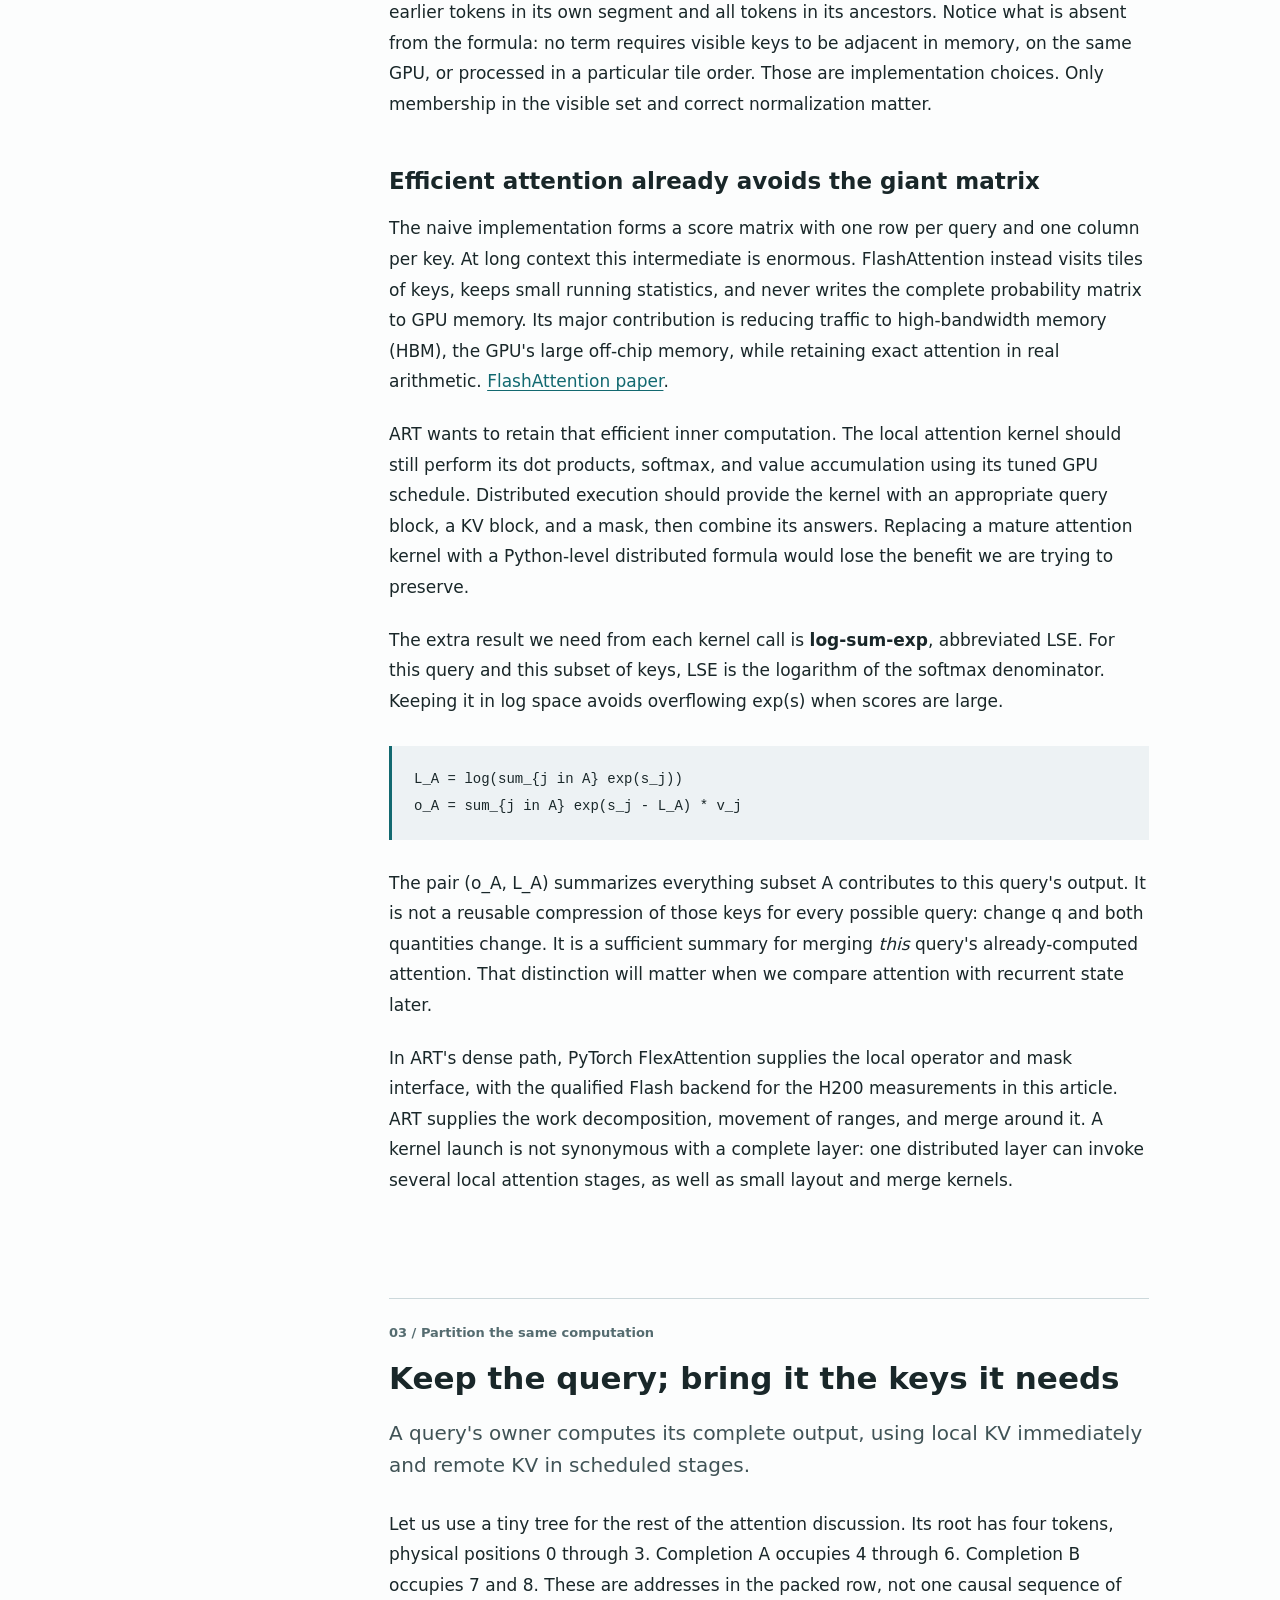
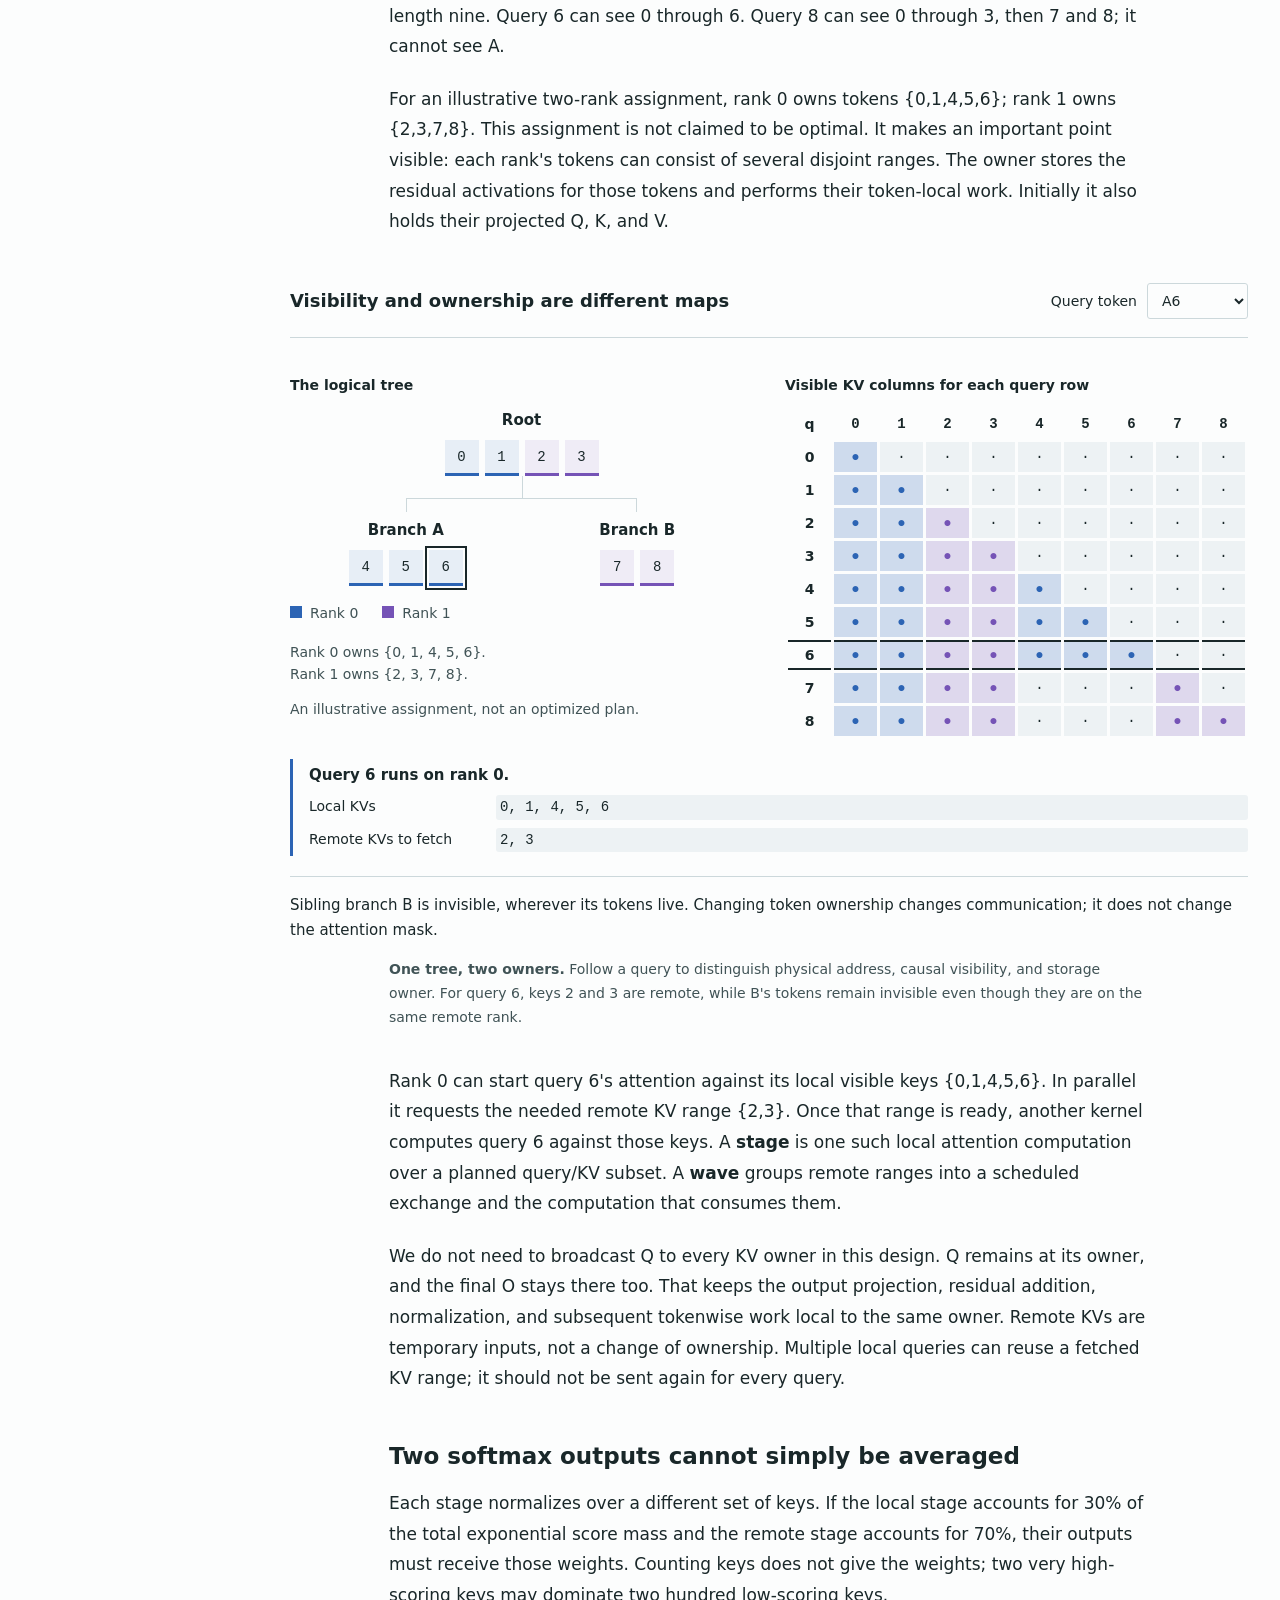
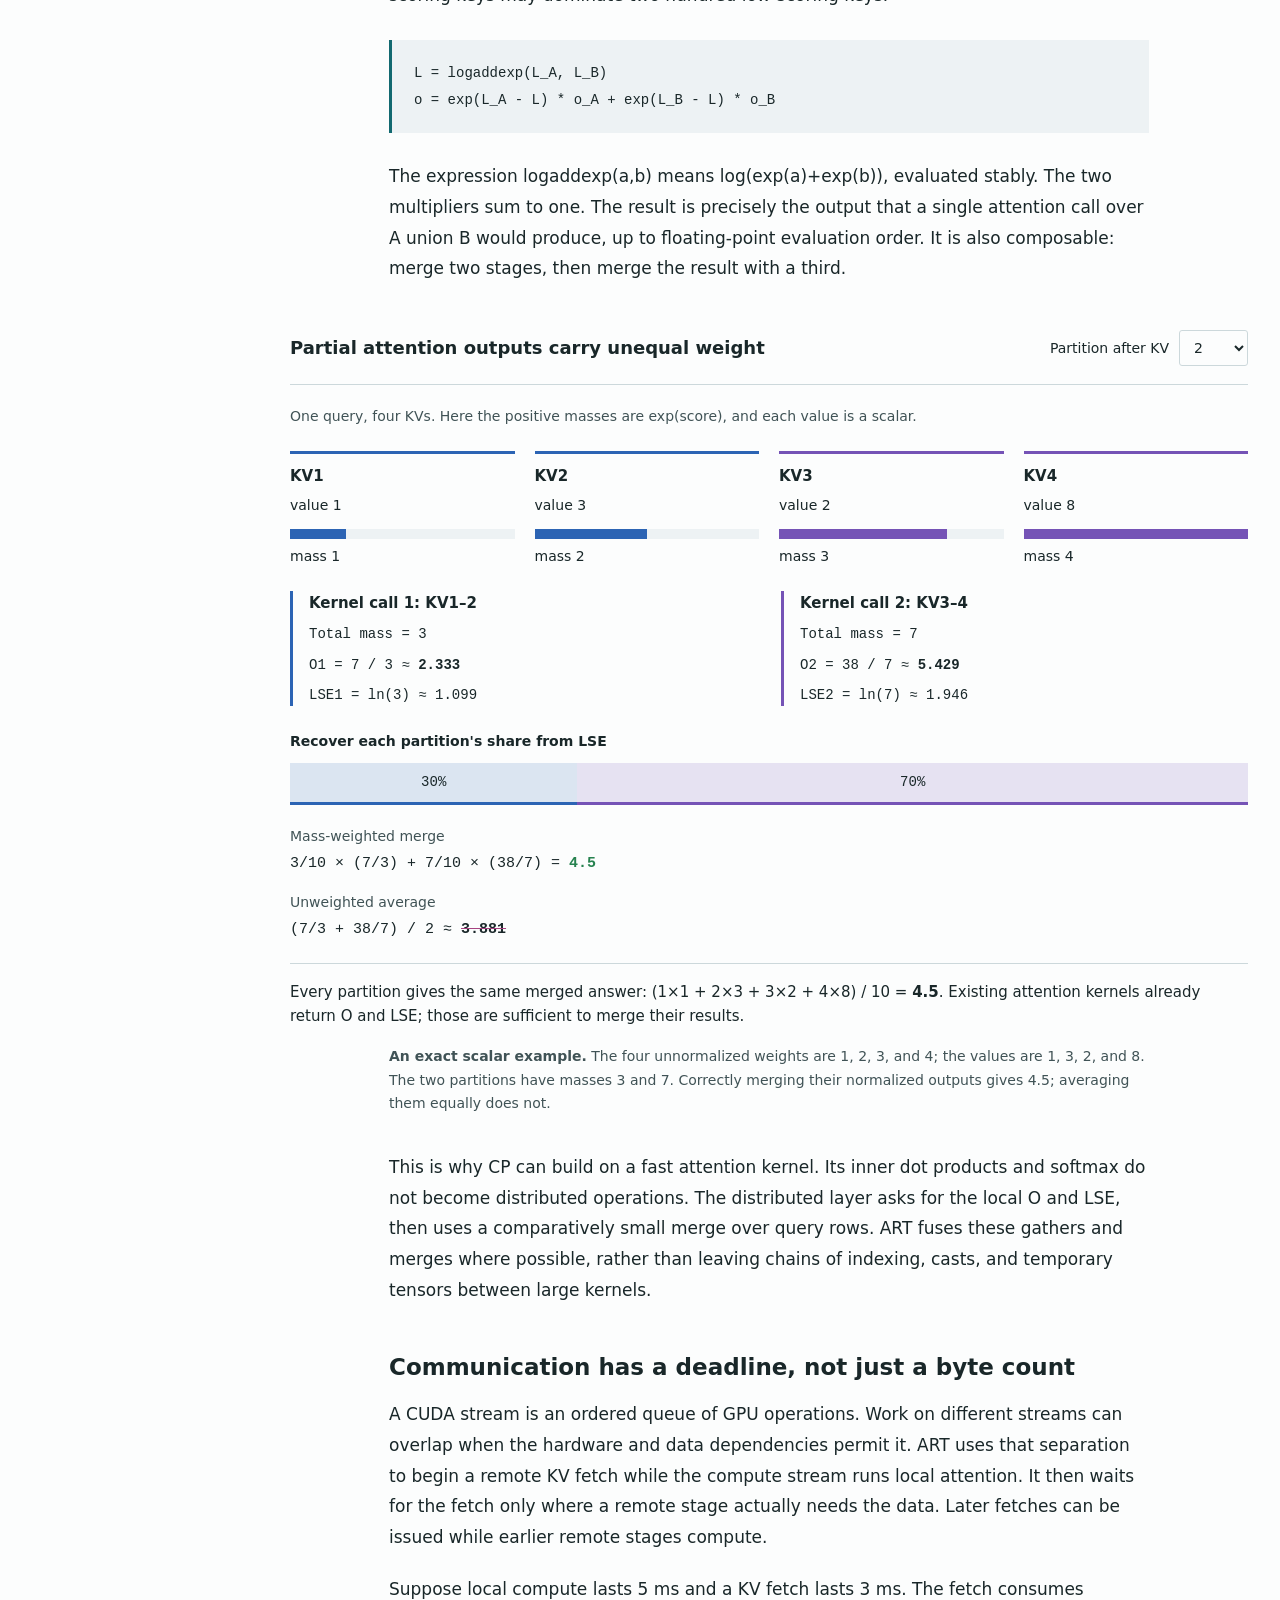
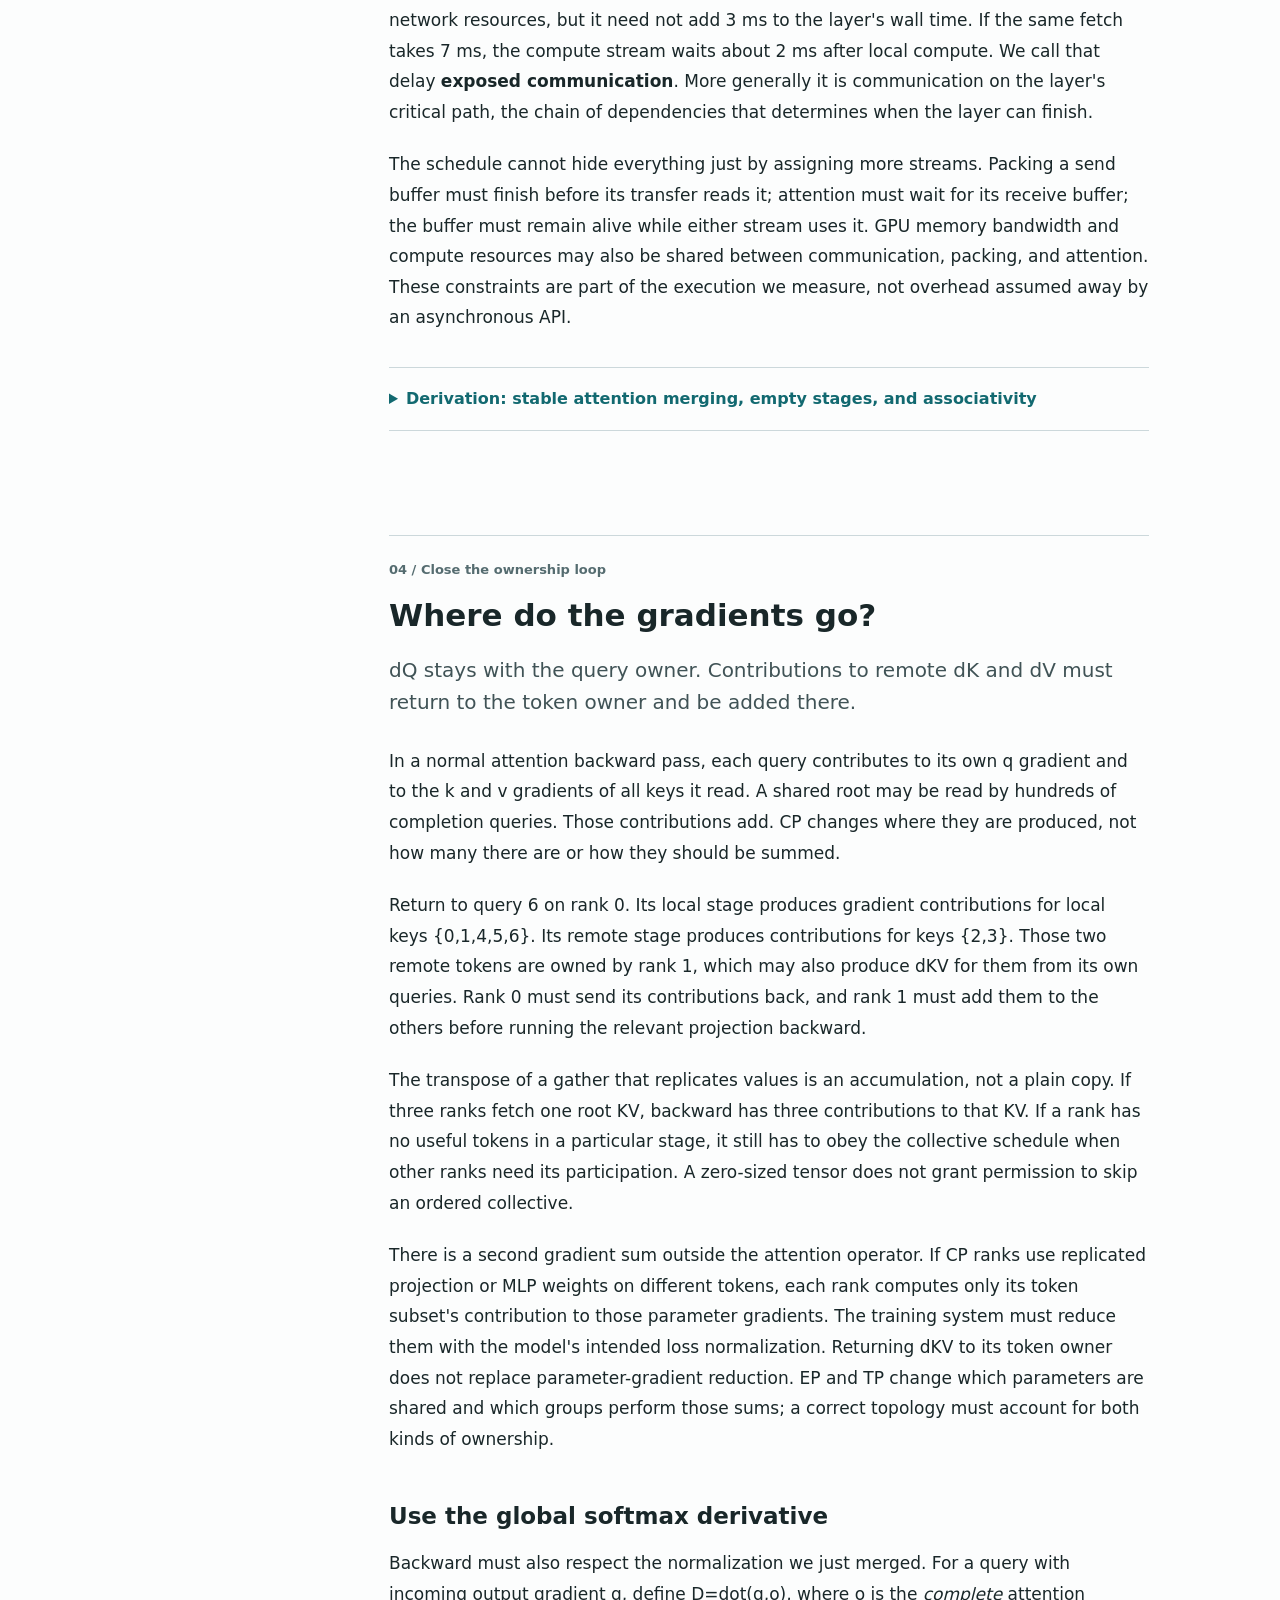
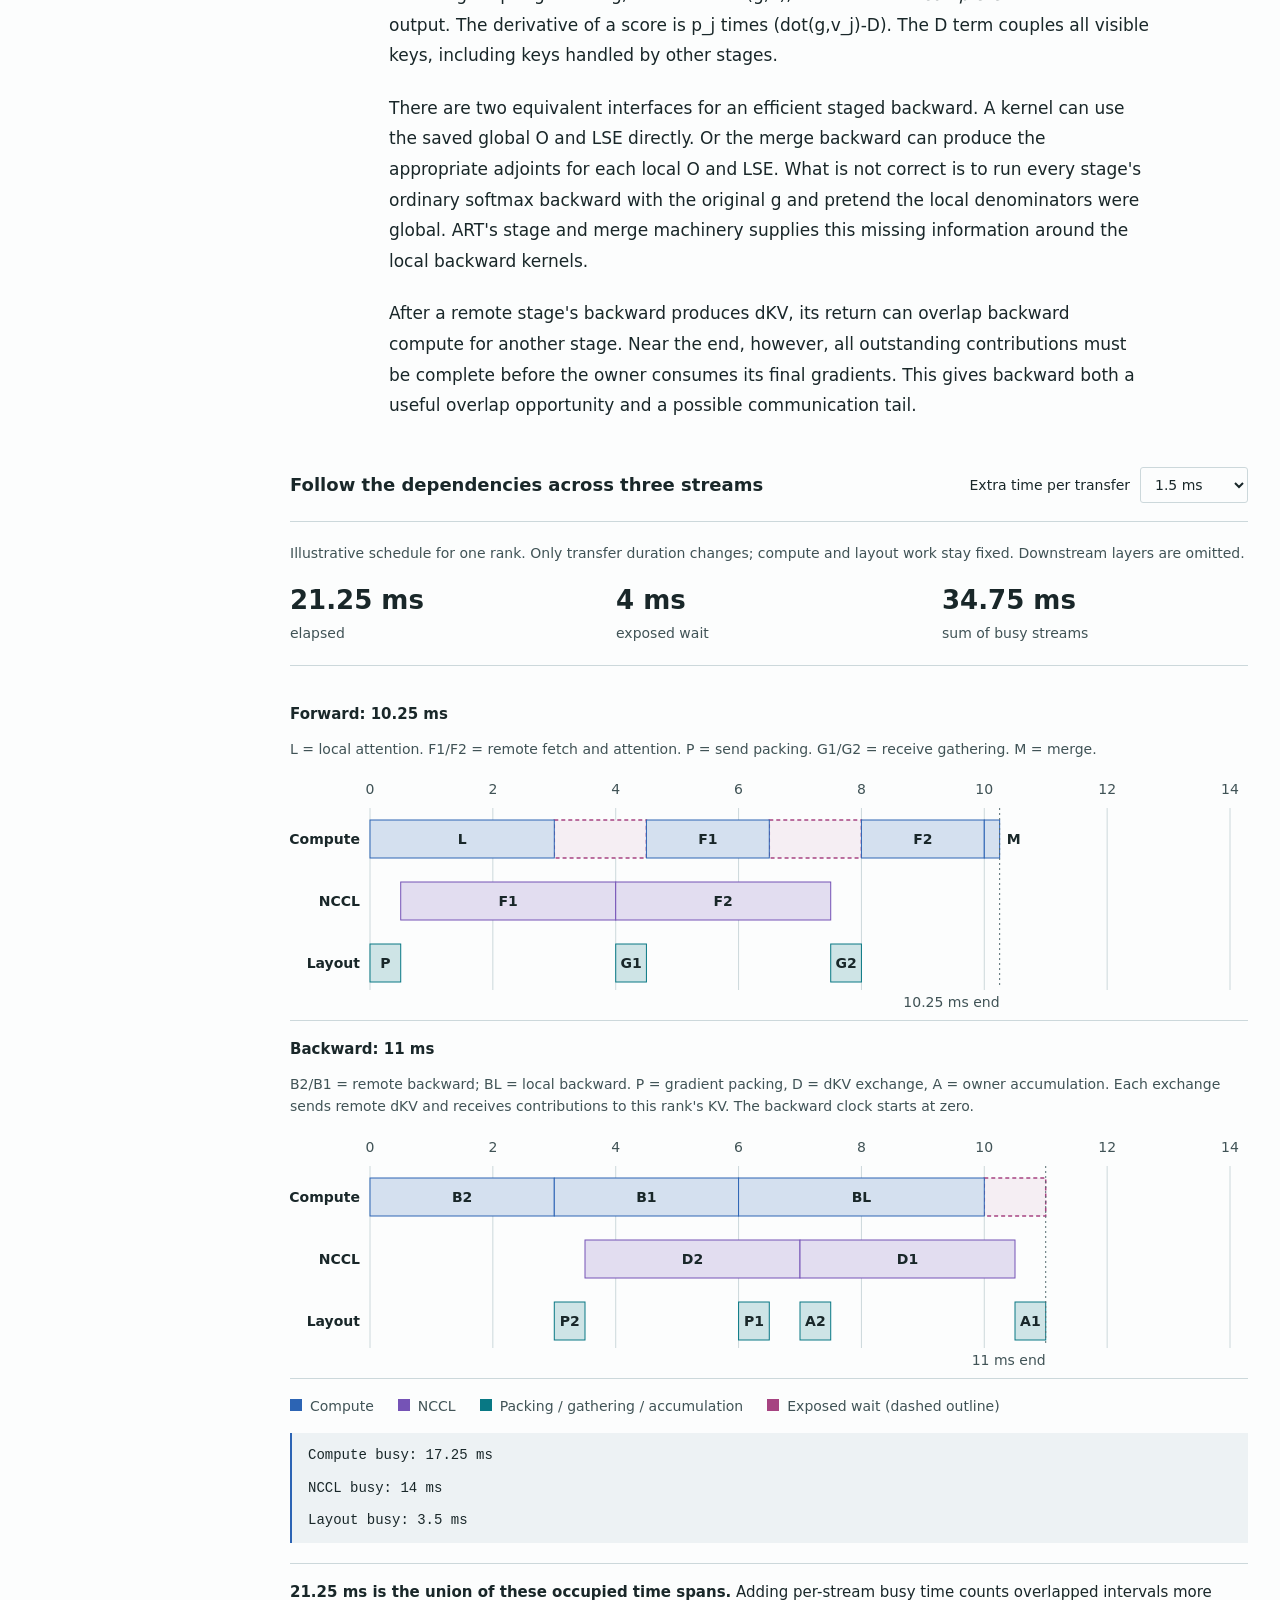
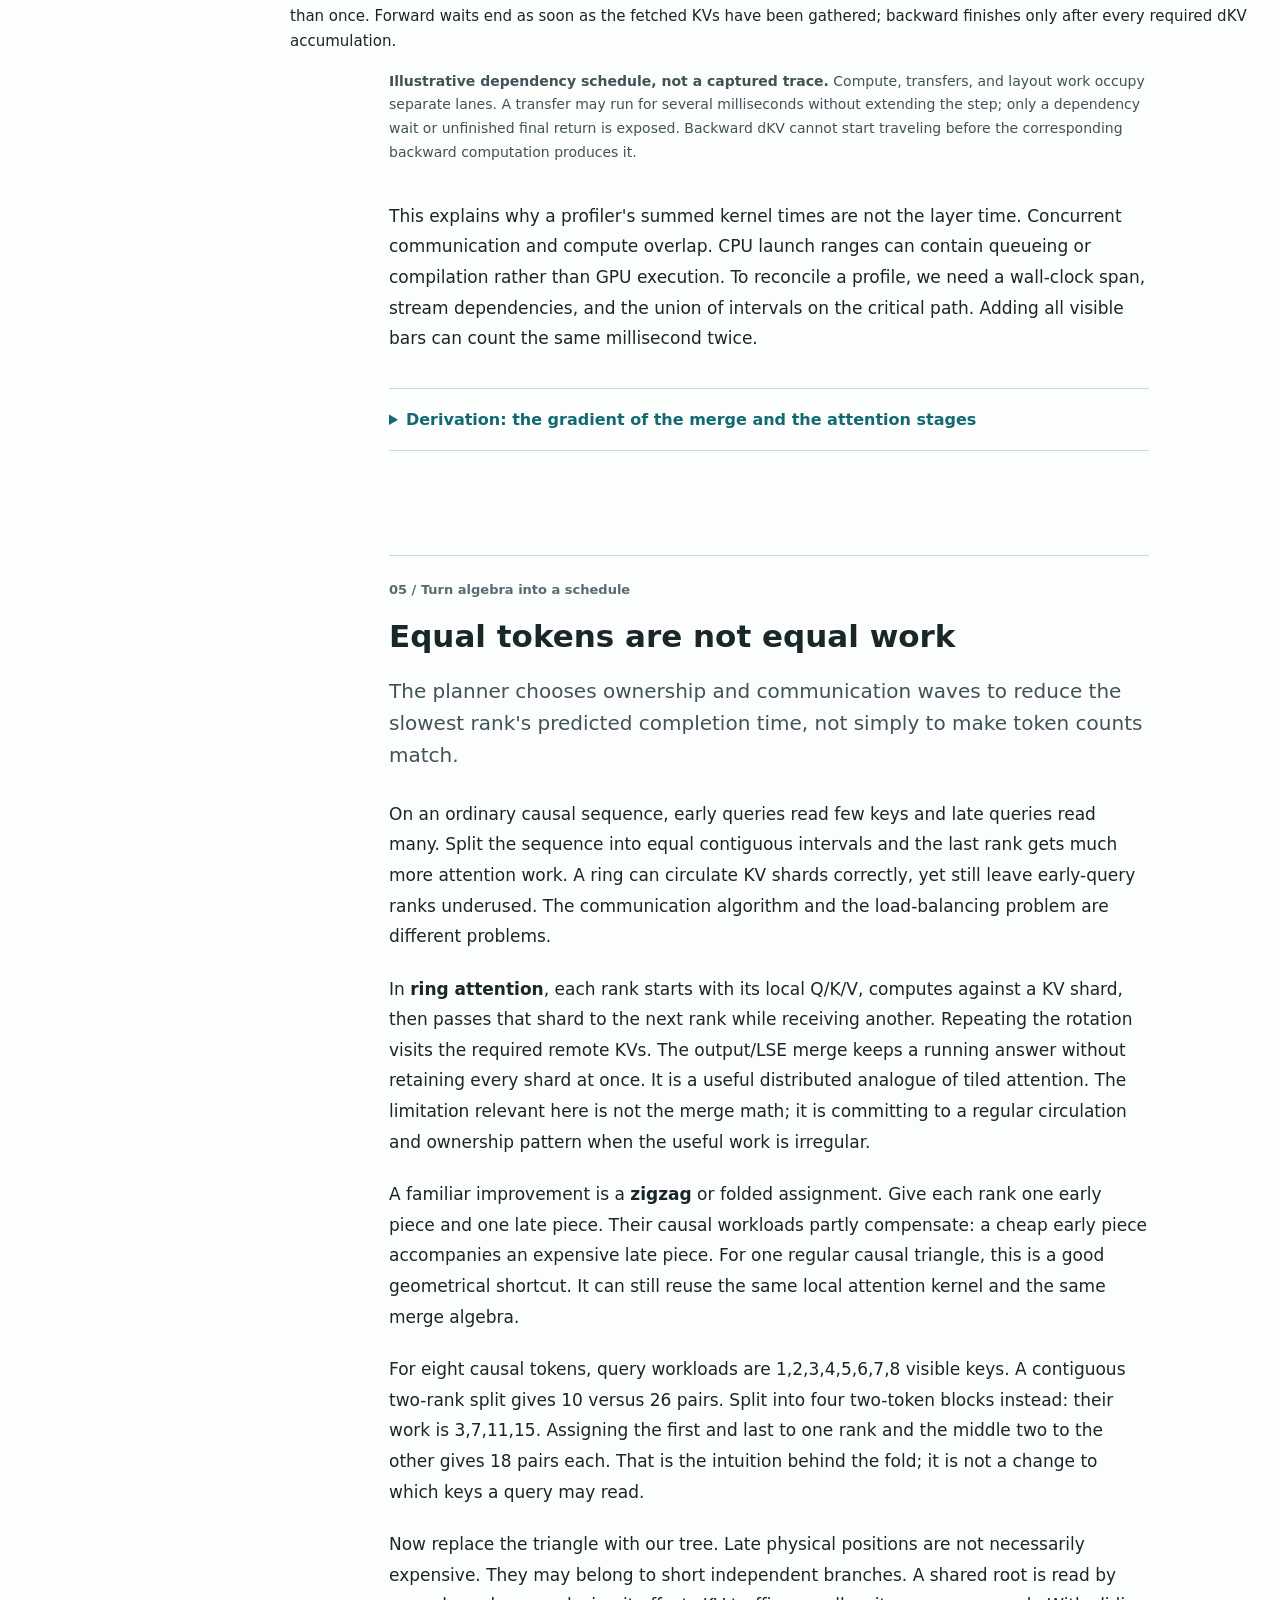
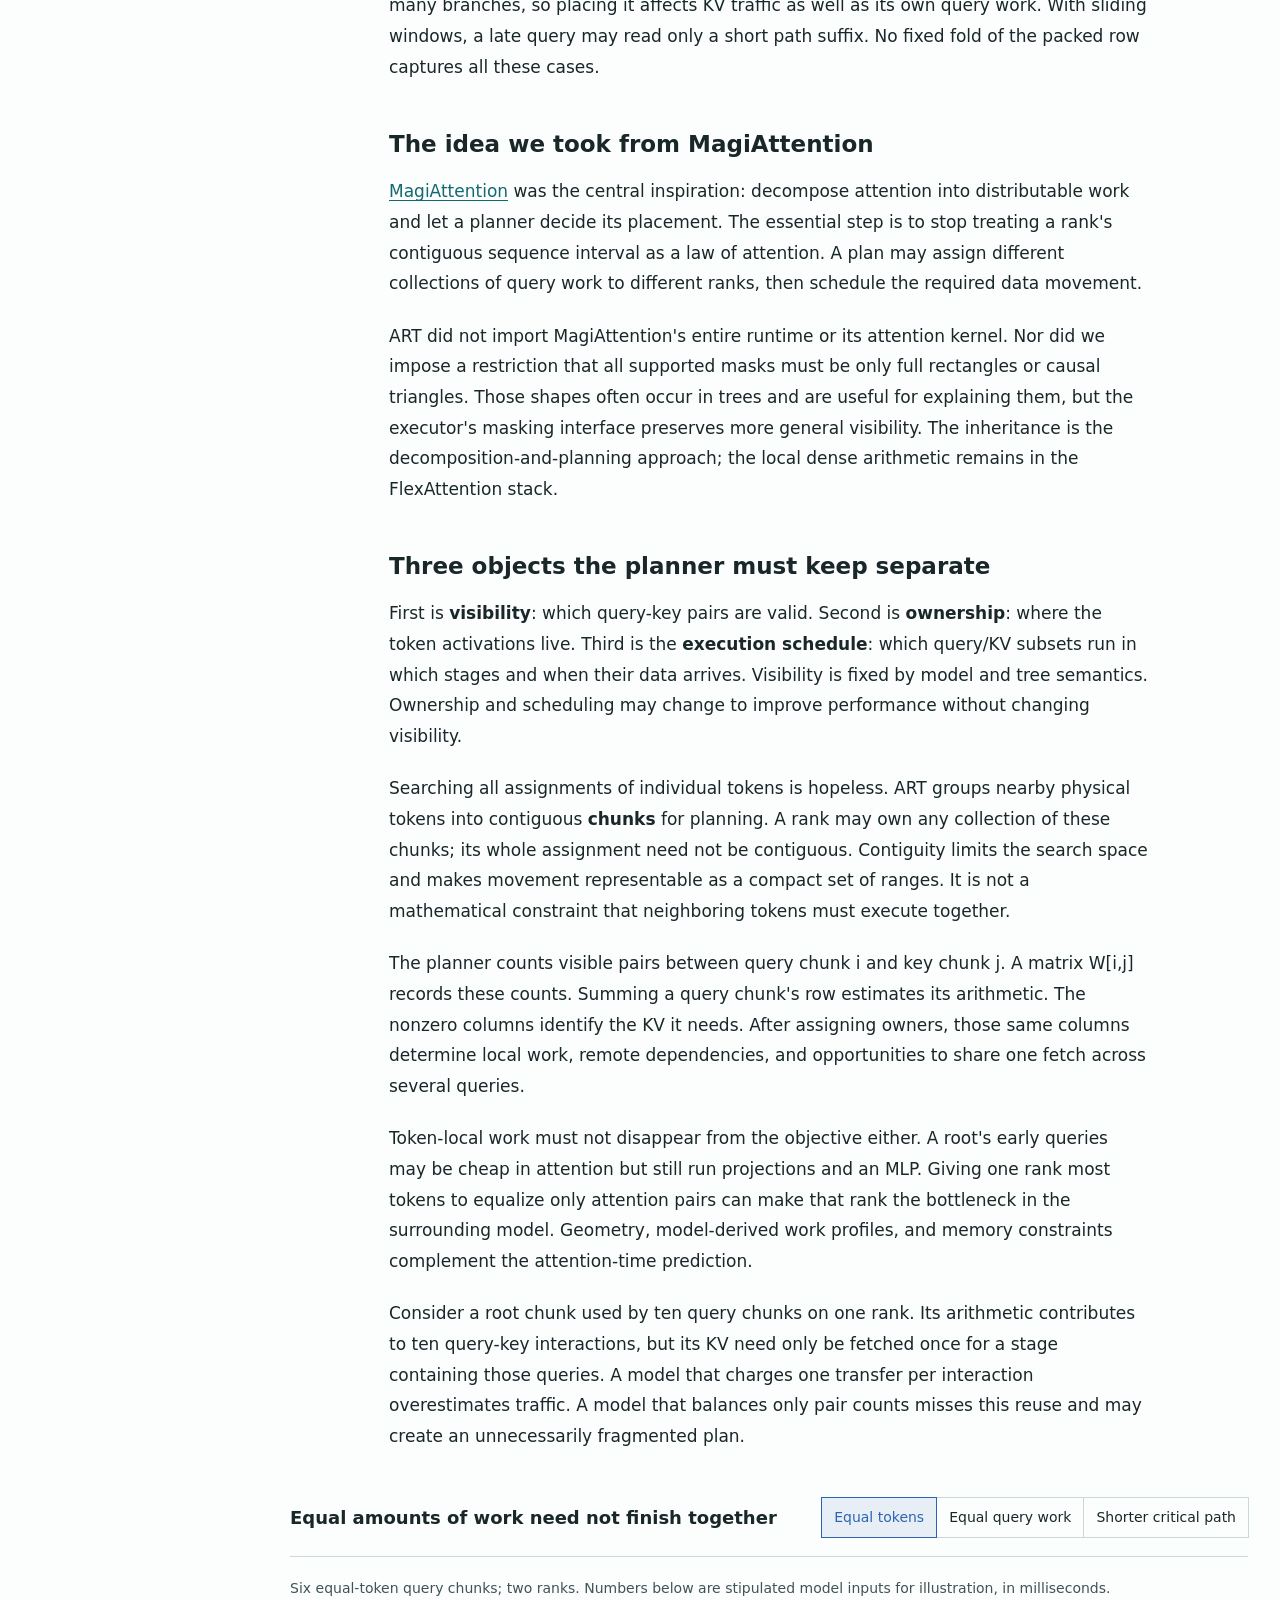
<file: posts/context-parallelism/offline.html>
<!doctype html>
<html lang="en" data-theme="light">
<head>
<meta charset="utf-8">
<meta name="viewport" content="width=device-width, initial-scale=1">
<title>Context Parallelism in ART: From One Query to a Distributed Tree</title>
<meta name="description" content="A technical guide to ART context parallelism: attention merging, runtime planning, sparse MLA, Gated DeltaNet, and Mamba-2, with worked examples and derivations.">
<script>document.documentElement.dataset.theme = localStorage.getItem('theme') || (matchMedia('(prefers-color-scheme: dark)').matches ? 'dark' : 'light');</script>
<script>
(function () {
  var stored = localStorage.getItem("theme");
  if (stored) document.documentElement.setAttribute("data-theme", stored);

  function label(btn) {
    var current = document.documentElement.getAttribute("data-theme");
    var dark = current === "dark" ||
      (!current && window.matchMedia("(prefers-color-scheme: dark)").matches);
    btn.textContent = dark ? "Light" : "Dark";
  }

  window.addEventListener("DOMContentLoaded", function () {
    var btn = document.querySelector("[data-theme-toggle]");
    if (!btn) return;
    label(btn);
    btn.addEventListener("click", function () {
      var current = document.documentElement.getAttribute("data-theme");
      var next = current === "dark" ? "light" : "dark";
      document.documentElement.setAttribute("data-theme", next);
      localStorage.setItem("theme", next);
      label(btn);
    });
  });
})();

</script>
<style>
:root {
  color-scheme: light;
  --surface-page: #fcfdfd; --surface-card: #f1f5f6; --surface-code: #edf2f4;
  --text-primary: #192729; --text-secondary: #405356; --text-muted: #556c70;
  --hairline: #ccd8db; --accent: #126970;
  --cp-blue: #2c64b4; --cp-cyan: #087884; --cp-green: #26824f;
  --cp-violet: #7553b6; --cp-magenta: #a64381;
  --sans: system-ui, -apple-system, BlinkMacSystemFont, 'Segoe UI', sans-serif;
  --mono: ui-monospace, 'SFMono-Regular', Consolas, monospace;
}
html[data-theme='dark'] {
  color-scheme: dark;
  --surface-page: #171717; --surface-card: #222222; --surface-code: #252525;
  --text-primary: #ededed; --text-secondary: #c6c6c6; --text-muted: #aaaaaa;
  --hairline: #444444; --accent: #80d5cc;
  --cp-blue: #88b6ff; --cp-cyan: #65d4df; --cp-green: #81d6a1;
  --cp-violet: #b9a0f0; --cp-magenta: #e6a1cd;
}
* { box-sizing: border-box; letter-spacing: 0; }
html { scroll-behavior: smooth; scroll-padding-top: 32px; }
body { margin: 0; background: var(--surface-page); color: var(--text-primary); font: 17px/1.8 var(--sans); }
a { color: var(--accent); text-underline-offset: 3px; text-decoration-thickness: 1px; }
a:hover { text-decoration-thickness: 2px; }
button, input, select { font: inherit; }
button { cursor: pointer; }
button:focus-visible, a:focus-visible, summary:focus-visible, input:focus-visible { outline: 3px solid var(--cp-blue); outline-offset: 4px; }
.skip-link { position: absolute; top: -80px; left: 20px; z-index: 10; background: var(--surface-page); padding: 8px 16px; }
.skip-link:focus { top: 12px; }
.site-header { max-width: 1456px; margin: auto; padding: 24px 40px; display: flex; justify-content: space-between; align-items: center; gap: 20px; border-bottom: 1px solid var(--hairline); font-size: 14px; }
.brand { color: var(--text-primary); font-weight: 800; text-decoration: none; }
.site-header nav { display: flex; align-items: center; gap: 24px; }
.site-header button { background: transparent; border: 0; border-left: 1px solid var(--hairline); padding: 0 0 0 20px; color: var(--text-secondary); min-width: 62px; }
.page-layout { max-width: 1416px; margin: auto; padding: 0 32px; display: grid; grid-template-columns: 210px minmax(0, 1020px); gap: 48px; }
.contents { padding-top: 56px; font-size: 13px; line-height: 1.6; }
.contents nav { position: sticky; top: 32px; }
.contents-menu { border: 0; margin: 0; position: sticky; top: 32px; }
.contents-menu > summary { display: none; }
.contents-menu[open] > summary { border: 0; margin: 0; }
.contents-menu nav { position: static; }
.contents p { font-weight: 700; color: var(--text-primary); margin: 0 0 14px; }
.contents a { display: block; color: var(--text-muted); padding: 6px 0; text-decoration: none; }
.contents a:hover { color: var(--accent); text-decoration: underline; }
main { min-width: 0; padding: 64px 0 48px; }
article { display: grid; grid-template-columns: minmax(0, 1fr) minmax(0, 760px) minmax(0, 1fr); }
article > *, section > * { grid-column: 2; min-width: 0; }
article > section { grid-column: 1 / -1; display: grid; grid-template-columns: subgrid; }
.post-header { margin-bottom: 28px; }
.eyebrow, .section-number { font-size: 13px; font-weight: 600; color: var(--text-muted); margin: 0 0 14px; }
h1 { font-size: 44px; line-height: 1.16; font-weight: 750; margin: 0 0 18px; overflow-wrap: anywhere; }
.subtitle { font-size: 25px; line-height: 1.45; color: var(--text-secondary); margin: 0 0 18px; }
.meta { font-size: 13px; color: var(--text-muted); margin: 0 0 32px; }
.lead { font-size: 21px; line-height: 1.65; margin: 0; }
p { margin: 0 0 22px; }
section { padding-top: 80px; }
.section-number { padding-top: 22px; border-top: 1px solid var(--hairline); }
h2 { font-size: 31px; line-height: 1.32; margin: 0 0 18px; font-weight: 700; text-wrap: balance; }
h3 { font-size: 23px; line-height: 1.4; margin: 24px 0 16px; font-weight: 650; }
h4 { font-size: 18px; line-height: 1.5; margin: 24px 0 12px; }
.section-answer { font-size: 20px; line-height: 1.6; color: var(--text-secondary); margin-bottom: 28px; }
strong { font-weight: 650; }
code { font-family: var(--mono); font-size: .86em; overflow-wrap: anywhere; background: var(--surface-code); padding: 1px 4px; border-radius: 3px; }
pre { max-width: 100%; overflow-x: auto; white-space: pre; padding: 20px 22px; border-left: 3px solid var(--accent); background: var(--surface-code); color: var(--text-primary); font: 13px/1.9 var(--mono); margin: 8px 0 28px; tab-size: 4; }
pre code { background: transparent; padding: 0; font: inherit; }
.equation { font-size: 14px; white-space: pre-wrap; overflow-wrap: anywhere; }
.cp-figure { grid-column: 1 / -1; margin: 24px 0 36px; min-width: 0; }
figcaption { color: var(--text-secondary); font-size: 14px; line-height: 1.7; max-width: 760px; margin: 16px auto 0; }
details { border-top: 1px solid var(--hairline); border-bottom: 1px solid var(--hairline); margin: 12px 0 24px; }
details + details { margin-top: -25px; }
summary { cursor: pointer; color: var(--accent); padding: 18px 0; font-size: 16px; line-height: 1.6; font-weight: 600; }
details[open] summary { border-bottom: 1px solid var(--hairline); margin-bottom: 24px; }
.proof { font-size: 16px; line-height: 1.85; padding: 0 0 8px 16px; border-left: 2px solid var(--hairline); }
.proof .equation { font-size: 13px; padding: 16px; }
.proof h3 { font-size: 20px; }
.table-wrap { grid-column: 1 / -1; overflow-x: auto; margin: 8px 0 22px; }
table { border-collapse: collapse; width: 100%; font-size: 14px; line-height: 1.65; font-variant-numeric: tabular-nums; }
th { text-align: left; font-weight: 650; color: var(--text-primary); border-bottom: 2px solid var(--hairline); padding: 14px 12px; vertical-align: bottom; }
td { padding: 12px; border-bottom: 1px solid var(--hairline); vertical-align: top; color: var(--text-secondary); }
caption { text-align: left; margin-bottom: 12px; font-weight: 600; color: var(--text-primary); }
.numeric td:not(:first-child), .numeric th:not(:first-child) { text-align: right; white-space: nowrap; }
.table-note, .source { font-size: 13px; line-height: 1.75; color: var(--text-muted); }
.callout { border-left: 3px solid var(--cp-blue); padding: 6px 0 6px 22px; margin: 8px 0 28px; }
.callout p:last-child { margin-bottom: 0; }
ul, ol { padding-left: 24px; margin: 0 0 24px; }
li { padding-left: 4px; margin-bottom: 12px; }
footer { max-width: 760px; margin: 80px auto 0; border-top: 1px solid var(--hairline); padding-top: 24px; display: flex; justify-content: space-between; gap: 20px; font-size: 13px; color: var(--text-muted); }
@media (min-width: 1440px) { .page-layout { gap: 70px; } }
@media (max-width: 1180px) {
  .page-layout { grid-template-columns: minmax(0, 1fr); max-width: 1020px; padding: 0 28px; }
  .contents { padding-top: 22px; }
  .contents-menu { position: static; }
  .contents nav { position: static; display: flex; flex-wrap: wrap; gap: 2px 18px; }
  .contents p { flex-basis: 100%; margin-bottom: 4px; }
  .contents a { padding: 3px 0; }
  main { padding-top: 36px; }
}
@media (max-width: 600px) {
  body { font-size: 16px; line-height: 1.85; }
  .site-header { padding: 18px; gap: 16px; }
  .site-header nav { gap: 14px; font-size: 12px; }
  .site-header nav a:first-child { display: none; }
  .page-layout { padding: 0 18px; }
  .contents { font-size: 12px; }
  .contents-menu > summary { display: list-item; padding: 4px 0; font-size: 14px; }
  .contents-menu nav p { display: none; }
  .contents-menu[open] nav { padding-top: 12px; }
  .contents nav { gap: 2px 14px; }
  h1 { font-size: 34px; }
  h2 { font-size: 27px; text-wrap: initial; }
  h3 { font-size: 22px; }
  .subtitle { font-size: 22px; }
  .lead, .section-answer { font-size: 19px; }
  section { padding-top: 54px; }
  pre, .equation { font-size: 12px; padding: 14px; }
  .proof { padding-left: 12px; }
  .proof .equation { font-size: 12px; }
  td, th { padding: 10px; }
  footer { flex-direction: column; }
}
@media (prefers-reduced-motion: reduce) { html { scroll-behavior: auto; } }
@media print {
  .site-header, .contents, footer, button { display: none !important; }
  .page-layout { display: block; padding: 0; }
  main { padding: 0; }
  body { font-size: 11pt; color: #000; background: #fff; }
  .cp-figure, pre, table { break-inside: avoid; }
}

</style>
<style>
/* Figures own their layout and type scale; article styles remain outside this scope. */
.cp-figure [data-figure] {
  container-type: inline-size;
  color: var(--text-primary);
  font: 15px/1.6 var(--sans);
  letter-spacing: 0;
  min-width: 0;
}
.cpv *, .cpv *::before, .cpv *::after { box-sizing: border-box; letter-spacing: 0; }
.cpv :is(p, ol, table, section, details) { margin: 0; max-width: none; }
.cpv :is(strong, b) { color: inherit; font-weight: 650; }
.cpv :is(small, code, output) { font-size: 14px; line-height: 1.6; }
.cpv code, .cpv output { font-family: var(--mono); overflow-wrap: anywhere; }
.cpv small { color: var(--text-secondary); }
.cpv .cpv-toolbar { display: flex; gap: 16px; flex-wrap: wrap; align-items: center; justify-content: space-between; padding: 0 0 18px; border-bottom: 1px solid var(--hairline); margin-bottom: 20px; }
.cpv .cpv-title { font-size: 18px; line-height: 1.4; }
.cpv .cpv-control { display: flex; align-items: center; flex-wrap: wrap; gap: 10px; font-size: 14px; max-width: 100%; }
.cpv :is(select, button) { color: var(--text-primary); background: var(--surface-page); font: 14px/1.5 var(--sans); border: 1px solid var(--hairline); border-radius: 3px; cursor: pointer; max-width: 100%; }
.cpv select { padding: 8px 28px 8px 10px; }
.cpv button { padding: 9px 12px; min-height: 40px; text-wrap: balance; }
.cpv :is(button, select, input, summary):focus-visible { outline: 2px solid var(--accent); outline-offset: 3px; }
.cpv .cpv-choices { display: flex; flex-wrap: wrap; gap: 0; }
.cpv .cpv-choices button { border-radius: 0; margin-right: -1px; }
.cpv .cpv-choices button[aria-pressed="true"] { color: var(--cp-blue); background: color-mix(in srgb, var(--cp-blue) 10%, var(--surface-page)); border-color: var(--cp-blue); z-index: 1; }
.cpv input[type="range"] { accent-color: var(--cp-blue); width: 130px; max-width: 100%; }
.cpv .cpv-body { min-width: 0; }
.cpv .cpv-note { color: var(--text-secondary); font-size: 14px; line-height: 1.6; margin: 12px 0; }
.cpv .cpv-body > .cpv-note:first-child { margin-top: 0; }
.cpv .cpv-label { font-size: 14px; font-weight: 600; margin: 16px 0 10px; }
.cpv .cpv-takeaway { padding: 16px 0 0; margin-top: 20px; border-top: 1px solid var(--hairline); font-size: 15px; line-height: 1.65; }
.cpv .cpv-legend { display: flex; flex-wrap: wrap; gap: 10px 24px; margin: 16px 0; font-size: 14px; color: var(--text-secondary); }
.cpv .cpv-legend > span { display: flex; align-items: baseline; gap: 8px; }
.cpv .cpv-swatch { display: inline-block; background: var(--color); width: 12px; height: 12px; flex: 0 0 12px; }
.cpv .cpv-equations { display: flex; flex-direction: column; gap: 8px; border-left: 2px solid var(--cp-blue); padding: 10px 16px; background: var(--surface-code); font: 14px/1.75 var(--mono); overflow-wrap: anywhere; }
.cpv .cpv-capacity-stats, .cpv .cpv-schedule-summary { display: grid; grid-template-columns: repeat(3, minmax(0, 1fr)); border-bottom: 1px solid var(--hairline); margin: 20px 0; gap: 20px; padding: 0 0 20px; }
.cpv :is(.cpv-capacity-stats, .cpv-schedule-summary) > span { font-size: 14px; color: var(--text-secondary); }
.cpv :is(.cpv-capacity-stats, .cpv-schedule-summary) b { display: block; color: var(--text-primary); font-size: 26px; line-height: 1.3; margin-bottom: 4px; font-variant-numeric: tabular-nums; }
.cpv .cpv-capacity-row { display: grid; grid-template-columns: 190px minmax(0, 1fr); gap: 18px; align-items: center; margin: 24px 0; }
.cpv .cpv-capacity-row strong, .cpv .cpv-capacity-row div > span { display: block; }
.cpv .cpv-capacity-row div > span { font-size: 14px; color: var(--text-secondary); }
.cpv .cpv-capacity-track { display: flex; height: 48px; min-width: 0; }
.cpv .cpv-capacity-track > span { min-width: 0; border-right: 1px solid var(--surface-page); }
.cpv .cpv-root-piece { background: var(--cp-blue); }
.cpv .cpv-leaf-piece { background: var(--cp-green); }
.cpv .cpv-ownership-grid { display: grid; grid-template-columns: minmax(0, 1fr) minmax(290px, 1fr); gap: 32px; }
.cpv .cpv-tree-root { margin: 12px auto 0; text-align: center; position: relative; padding-bottom: 22px; }
.cpv .cpv-tree-root::after { content: ""; width: 1px; height: 22px; position: absolute; bottom: 0; left: 50%; background: var(--hairline); }
.cpv .cpv-token-row { display: flex; flex-wrap: wrap; gap: 6px; justify-content: center; margin-top: 8px; }
.cpv .cpv-token { width: 34px; height: 36px; display: inline-grid; place-items: center; font: 14px var(--mono); border-bottom: 3px solid var(--color); background: color-mix(in srgb, var(--color) 10%, var(--surface-page)); }
.cpv .cpv-rank-0 { --color: var(--cp-blue); }
.cpv .cpv-rank-1 { --color: var(--cp-violet); }
.cpv .cpv-tree-branches { display: grid; grid-template-columns: 1fr 1fr; text-align: center; }
.cpv .cpv-tree-branches > div { padding-top: 20px; position: relative; }
.cpv .cpv-tree-branches > div::before { content: ""; position: absolute; border-top: 1px solid var(--hairline); border-left: 1px solid var(--hairline); width: 50%; height: 14px; top: 0; left: 50%; }
.cpv .cpv-tree-branches > div:last-child::before { left: 0; border-left: 0; border-right: 1px solid var(--hairline); }
.cpv .cpv-selected { outline: 2px solid var(--text-primary); outline-offset: 2px; }
.cpv .cpv-matrix { width: 100%; border-collapse: separate; border-spacing: 3px; table-layout: fixed; font: 14px/1 var(--mono); }
.cpv .cpv-matrix :is(th, td) { padding: 0; height: 30px; text-align: center; vertical-align: middle; border: 0; font-size: 14px; color: var(--text-primary); }
.cpv .cpv-matrix th:first-child { font-family: var(--sans); }
.cpv .cpv-matrix .cpv-visible { background: color-mix(in srgb, var(--color) 22%, var(--surface-page)); color: var(--color); }
.cpv .cpv-invisible { background: var(--surface-code); color: var(--text-muted); }
.cpv .cpv-selected-row > * { box-shadow: inset 0 2px var(--text-primary), inset 0 -2px var(--text-primary); }
.cpv .cpv-query-result { margin-top: 20px; border-left: 3px solid var(--cp-blue); padding: 4px 0 4px 16px; }
.cpv .cpv-query-result > div { display: grid; grid-template-columns: 175px minmax(0, 1fr); gap: 12px; margin-top: 8px; font-size: 14px; }
.cpv .cpv-query-result code { color: var(--text-primary); }
.cpv .cpv-kv-cells { display: grid; grid-template-columns: repeat(4, minmax(0, 1fr)); gap: 20px; margin: 24px 0; }
.cpv .cpv-kv-cells > div { display: flex; flex-direction: column; gap: 6px; padding-top: 10px; border-top: 3px solid var(--color); }
.cpv .cpv-part-a { --color: var(--cp-blue); }
.cpv .cpv-part-b { --color: var(--cp-violet); }
.cpv .cpv-mass-track { height: 10px; background: var(--surface-code); margin-top: 6px; }
.cpv .cpv-mass-track i { display: block; height: 100%; background: var(--color); }
.cpv .cpv-kv-cells span { font-size: 14px; }
.cpv .cpv-partials { display: grid; grid-template-columns: 1fr 1fr; gap: 24px; margin: 24px 0; }
.cpv .cpv-partials > div { display: flex; flex-direction: column; gap: 8px; border-left: 3px solid var(--color); padding: 0 0 0 16px; min-width: 0; }
.cpv .cpv-partials span { font: 14px/1.6 var(--mono); overflow-wrap: anywhere; }
.cpv .cpv-weight-bar { display: flex; height: 42px; }
.cpv .cpv-weight-bar > span { background: color-mix(in srgb, var(--color) 16%, var(--surface-page)); border-bottom: 3px solid var(--color); display: grid; place-items: center; font: 14px var(--mono); }
.cpv .cpv-merge-answer { display: grid; gap: 14px; margin: 20px 0; }
.cpv .cpv-merge-answer > div { display: grid; gap: 4px; }
.cpv .cpv-merge-answer span { font-size: 14px; color: var(--text-secondary); }
.cpv .cpv-merge-answer strong { font: 15px/1.7 var(--mono); overflow-wrap: anywhere; }
.cpv .cpv-merge-answer > div:first-child b { color: var(--cp-green); }
.cpv .cpv-merge-answer > div:last-child b { text-decoration: line-through; text-decoration-color: var(--cp-magenta); }
.cpv .cpv-timeline-section { padding: 16px 0 8px; border-bottom: 1px solid var(--hairline); }
.cpv svg { display: block; max-width: 100%; overflow: visible; }
.cpv svg text { font: 14px var(--sans); letter-spacing: 0; }
.cpv .cpv-gridline { stroke: var(--hairline); stroke-width: 1; }
.cpv .cpv-end-line { stroke: var(--text-muted); stroke-width: 1; stroke-dasharray: 2 3; }
.cpv .cpv-axis { fill: var(--text-secondary); }
.cpv .cpv-lane-label { fill: var(--text-primary); font-weight: 600; }
.cpv .cpv-event-0 { --color: var(--cp-blue); }
.cpv .cpv-event-1 { --color: var(--cp-violet); }
.cpv .cpv-event-2 { --color: var(--cp-cyan); }
.cpv .cpv-event rect { fill: color-mix(in srgb, var(--color) 19%, var(--surface-page)); stroke: var(--color); stroke-width: 1; }
.cpv .cpv-event text { fill: var(--text-primary); font-weight: 600; }
.cpv .cpv-wait { fill: color-mix(in srgb, var(--cp-magenta) 8%, var(--surface-page)); stroke: var(--cp-magenta); stroke-width: 1.5; stroke-dasharray: 4 3; }
.cpv .cpv-chunk-work { display: grid; grid-template-columns: repeat(6, minmax(0, 1fr)); gap: 12px; padding: 16px 0; border-bottom: 1px solid var(--hairline); }
.cpv .cpv-chunk-work > span { font-size: 14px; }
.cpv .cpv-chunk-work b { display: block; color: var(--cp-blue); }
.cpv .cpv-plan-rank { margin: 22px 0; }
.cpv .cpv-plan-rank > div:first-child { display: flex; flex-wrap: wrap; justify-content: space-between; gap: 8px 24px; margin-bottom: 10px; }
.cpv .cpv-plan-rank > div:first-child span { font-size: 14px; }
.cpv .cpv-plan-bar { display: flex; height: 40px; background: var(--surface-code); position: relative; }
.cpv .cpv-plan-bar > span { display: grid; place-items: center; min-width: 0; font: 14px var(--mono); }
.cpv .cpv-work-piece { border-right: 1px solid var(--surface-page); background: color-mix(in srgb, var(--cp-blue) 19%, var(--surface-page)); border-bottom: 2px solid var(--cp-blue); }
.cpv .cpv-network-piece { background: color-mix(in srgb, var(--cp-magenta) 20%, var(--surface-page)); border-bottom: 2px solid var(--cp-magenta); }
.cpv .cpv-finish-line { position: absolute; border-right: 1px dashed var(--text-primary); height: 50px; top: -5px; transform: translateX(-1px); }
.cpv table:not(.cpv-matrix):not(.cpv-head-grid) { width: 100%; border-collapse: collapse; font: 14px/1.6 var(--sans); }
.cpv table:not(.cpv-matrix):not(.cpv-head-grid) :is(td, th) { padding: 10px 12px 10px 0; border-bottom: 1px solid var(--hairline); font-size: 14px; text-align: left; color: var(--text-primary); }
.cpv .cpv-table-selected { background: color-mix(in srgb, var(--cp-blue) 8%, var(--surface-page)); }
.cpv .cpv-storage-labels { display: grid; grid-template-columns: 4fr 3fr 2fr; gap: 8px; font-size: 14px; margin: 12px 0 6px; }
.cpv .cpv-storage-labels > span { border-bottom: 2px solid var(--hairline); padding-bottom: 4px; }
.cpv .cpv-storage { display: grid; grid-template-columns: repeat(9, minmax(0, 1fr)); gap: 6px; }
.cpv .cpv-path-cell { display: flex; min-height: 44px; flex-direction: column; align-items: center; justify-content: center; padding: 6px 0; font: 14px/1.6 var(--mono); }
.cpv .cpv-path-visible { border-bottom: 3px solid var(--cp-blue); background: color-mix(in srgb, var(--cp-blue) 12%, var(--surface-page)); }
.cpv .cpv-path-excluded { background: var(--surface-code); color: var(--text-muted); }
.cpv .cpv-path-excluded > b { text-decoration: line-through; }
.cpv .cpv-path-row { margin-top: 28px; }
.cpv .cpv-path-row > div { margin-top: 10px; display: grid; grid-template-columns: repeat(6, minmax(0, 1fr)); gap: 8px; }
.cpv .cpv-candidate-stages { display: grid; grid-template-columns: 1fr 1fr; gap: 28px; margin: 20px 0; }
.cpv .cpv-candidate-stages > div { border-top: 3px solid var(--cp-blue); padding-top: 10px; }
.cpv .cpv-candidate-stages > div:last-child { border-color: var(--cp-violet); }
.cpv .cpv-sparse-steps { list-style: none; counter-reset: cpv-step; padding: 0; }
.cpv .cpv-sparse-steps > li { position: relative; counter-increment: cpv-step; padding: 22px 0 22px 46px; margin: 0; border-bottom: 1px solid var(--hairline); }
.cpv .cpv-sparse-steps > li::before { content: counter(cpv-step); position: absolute; top: 23px; left: 0; color: var(--cp-blue); font: 600 20px var(--sans); }
.cpv .cpv-sparse-steps p { margin-top: 10px; }
.cpv .cpv-id-sequence { display: flex; gap: 12px; margin: 14px 0; }
.cpv .cpv-id-sequence > span { display: flex; gap: 12px; align-items: baseline; border-bottom: 2px solid var(--cp-green); padding: 6px 12px; font: 600 18px var(--mono); }
.cpv .cpv-id-sequence small { font-weight: 400; }
.cpv .cpv-combined-kv { display: grid; grid-template-columns: repeat(4, minmax(0, 1fr)); margin-top: 14px; gap: 8px; }
.cpv .cpv-combined-kv > div { display: grid; gap: 6px; border-top: 2px solid var(--cp-cyan); background: var(--surface-code); padding: 10px; }
.cpv .cpv-sparse-steps .cpv-equations { margin-top: 14px; }
.cpv .cpv-step-title { display: flex; align-items: baseline; gap: 14px; margin: 26px 0 16px; font-weight: 600; }
.cpv .cpv-step-title > b { color: var(--cp-blue); font-size: 20px; }
.cpv .cpv-affine-ranks { display: grid; grid-template-columns: repeat(4, minmax(0, 1fr)); gap: 14px; }
.cpv .cpv-affine-ranks > div { border-top: 3px solid var(--cp-blue); padding: 10px 0; display: flex; flex-direction: column; gap: 8px; }
.cpv .cpv-affine-ranks span { font: 14px/1.6 var(--mono); }
.cpv .cpv-corrected > div { border-top-color: var(--cp-green); }
.cpv .cpv-scan { border-block: 1px solid var(--cp-violet); padding: 16px 0; display: grid; grid-template-columns: 1fr 1fr; gap: 24px; }
.cpv .cpv-scan span { color: var(--text-secondary); font-size: 14px; }
.cpv .cpv-scan p { color: var(--text-secondary); font-size: 14px; margin-top: 12px; }
.cpv .cpv-scan-network > div { display: grid; grid-template-columns: repeat(4, minmax(0, 1fr)); text-align: center; }
.cpv .cpv-scan-network svg { width: 100%; margin: 10px 0; }
.cpv .cpv-scan-network circle { fill: var(--cp-violet); }
.cpv .cpv-scan-network marker path { fill: var(--cp-violet); }
.cpv .cpv-scan-retain { fill: none; stroke: var(--hairline); stroke-width: 1.5; vector-effect: non-scaling-stroke; }
.cpv .cpv-scan-message { fill: none; stroke: var(--cp-violet); stroke-width: 1.5; vector-effect: non-scaling-stroke; }
.cpv .cpv-fanout { display: grid; grid-template-columns: 1fr 2fr; gap: 28px; margin: 30px 0; align-items: center; }
.cpv .cpv-fanout > div:first-child { display: flex; flex-direction: column; gap: 4px; }
.cpv .cpv-fanout > div:first-child strong { font: 600 22px var(--mono); color: var(--cp-green); }
.cpv .cpv-children { display: grid; grid-template-columns: repeat(3, minmax(0, 1fr)); gap: 16px; border-top: 2px solid var(--cp-green); }
.cpv .cpv-children > span { position: relative; text-align: center; font-size: 14px; padding-top: 18px; }
.cpv .cpv-children > span::before { content: ""; height: 12px; width: 1px; background: var(--cp-green); position: absolute; left: 50%; top: 0; }
.cpv .cpv-details { border-block: 1px solid var(--hairline); padding: 0; margin-top: 20px; }
.cpv .cpv-details summary { cursor: pointer; color: var(--text-secondary); padding: 14px 0; font: 600 14px/1.6 var(--sans); }
.cpv .cpv-details p { font-size: 14px; margin: 12px 0; }
.cpv .cpv-table-scroll { overflow-x: auto; padding-bottom: 10px; }
.cpv .cpv-table-scroll table { min-width: 440px; }
.cpv .cpv-mamba-panels { display: grid; grid-template-columns: repeat(3, minmax(0, 1fr)); gap: 28px; margin: 24px 0; }
.cpv .cpv-mamba-panels p { font-size: 14px; margin: 10px 0 16px; min-height: 3.2em; }
.cpv .cpv-head-grid { width: 100%; border-collapse: separate; border-spacing: 3px; table-layout: fixed; font: 14px/1.6 var(--mono); }
.cpv .cpv-head-grid :is(th, td) { border: 0; padding: 4px 0; text-align: center; font-size: 14px; color: var(--text-primary); }
.cpv .cpv-head-grid td { background: color-mix(in srgb, var(--color) 18%, var(--surface-page)); border-bottom: 2px solid var(--color); }
.cpv .cpv-native-kernel { margin-top: 14px; padding: 12px 8px; border-block: 2px solid var(--cp-green); text-align: center; font-size: 14px; }
.cpv .cpv-z-lane { border-left: 3px solid var(--cp-magenta); display: grid; grid-template-columns: 1fr 1fr 1fr; gap: 24px; padding: 10px 0 10px 16px; font-size: 14px; }
.cpv .cpv-scaling-controls { display: flex; gap: 16px; align-items: center; flex-wrap: wrap; }
.cpv .cpv-scaling-plot { margin-top: 20px; }
.cpv .cpv-series { fill: none; stroke: var(--color); stroke-width: 2.5; }
.cpv .cpv-point { fill: var(--surface-page); stroke: var(--color); stroke-width: 2.5; }
.cpv .cpv-ideal { fill: none; stroke: var(--text-muted); stroke-width: 1.5; stroke-dasharray: 6 5; }
.cpv .cpv-ideal-key { display: flex; gap: 10px; align-items: center; }
.cpv .cpv-ideal-key i { width: 24px; border-top: 2px dashed var(--text-muted); flex: 0 0 24px; }
@container (max-width: 720px) {
  .cpv .cpv-ownership-grid { grid-template-columns: 1fr; gap: 16px; }
  .cpv .cpv-ownership-grid > div:first-child { max-width: 430px; margin: 0 auto; width: 100%; }
  .cpv .cpv-matrix { max-width: 450px; margin: 0 auto; }
  .cpv .cpv-mamba-panels { grid-template-columns: 1fr; gap: 28px; }
  .cpv .cpv-mamba-panels > div { max-width: 460px; width: 100%; margin: 0 auto; }
  .cpv .cpv-mamba-panels p { min-height: 0; }
  .cpv .cpv-z-lane { grid-template-columns: 1fr; gap: 12px; }
  .cpv .cpv-chunk-work { grid-template-columns: repeat(3, minmax(0, 1fr)); }
}
@container (max-width: 520px) {
  .cpv .cpv-capacity-row { grid-template-columns: 1fr; gap: 10px; }
  .cpv .cpv-capacity-row > div:first-child { display: flex; justify-content: space-between; flex-wrap: wrap; gap: 4px 16px; }
  .cpv .cpv-capacity-stats, .cpv .cpv-schedule-summary { grid-template-columns: 1fr; gap: 12px; }
  .cpv :is(.cpv-capacity-stats, .cpv-schedule-summary) > span { display: flex; align-items: baseline; gap: 12px; }
  .cpv :is(.cpv-capacity-stats, .cpv-schedule-summary) b { font-size: 24px; }
  .cpv .cpv-partials { grid-template-columns: 1fr; }
  .cpv .cpv-kv-cells { grid-template-columns: 1fr 1fr; gap: 20px; }
  .cpv .cpv-query-result > div { grid-template-columns: 1fr; gap: 4px; }
  .cpv .cpv-scan { grid-template-columns: 1fr; gap: 12px; }
  .cpv .cpv-fanout { grid-template-columns: 1fr; gap: 16px; }
  .cpv .cpv-storage { gap: 3px; }
  .cpv .cpv-storage-labels { gap: 3px; }
  .cpv .cpv-path-row > div { gap: 3px; }
  .cpv .cpv-path-cell small { font: 14px/1.6 var(--sans); }
  .cpv .cpv-candidate-stages { gap: 20px; }
  .cpv .cpv-sparse-steps > li { padding-left: 28px; }
  .cpv .cpv-id-sequence { gap: 10px; }
  .cpv .cpv-id-sequence > span { flex-direction: column; gap: 0; padding: 4px 10px; }
  .cpv .cpv-combined-kv { grid-template-columns: 1fr 1fr; }
  .cpv .cpv-affine-ranks { grid-template-columns: 1fr 1fr; gap: 12px 24px; }
}
@media (prefers-reduced-motion: reduce) { .cpv * { scroll-behavior: auto; } }
@media print { .cpv .cpv-choices, .cpv .cpv-control { display: none; } .cpv .cpv-details { break-inside: avoid; } }

</style>
</head>
<body>
<a class="skip-link" href="#article">Skip to article</a>
<header class="site-header"><a href="https://github.com/FurtherAI" class="brand">FurtherAI</a><nav aria-label="Site"><a href="https://github.com/FurtherAI/blog/blob/d1fa0d5600b7f0d04a5bf039d58dd8aab0e9e7c8/posts/prefix-tree-packing/index.html">Prefix-tree packing</a><a href="https://github.com/OpenPipe/ART">ART</a><button type="button" data-theme-toggle title="Switch color theme">Dark</button></nav></header>
<div class="page-layout">
<aside class="contents"><details class="contents-menu" open><summary>In this article</summary><nav aria-label="Contents">
<p>In this article</p>
<a href="#why">1. A longer useful row</a>
<a href="#one-query">2. One attention query</a>
<a href="#distributed">3. Move KV, keep Q</a>
<a href="#backward">4. Return the gradients</a>
<a href="#planner">5. Plan the critical path</a>
<a href="#semantics">6. Trees, windows, sinks</a>
<a href="#glm">7. Learned sparse attention</a>
<a href="#gdn">8. Gated DeltaNet</a>
<a href="#mamba">9. Mamba-2</a>
<a href="#memory">10. What happens to memory</a>
<a href="#results">11. What we measured</a>
<a href="#methods">12. What the evidence proves</a>
</nav></details></aside>
<main id="article"><article>
<header class="post-header">
<p class="eyebrow">Systems / ART / Distributed training</p>
<h1>Context Parallelism in ART</h1>
<p class="subtitle">From one attention query to a distributed tree.</p>
<p class="meta">September 2026 &middot; About an hour, plus optional derivations</p>
<p class="lead">A GPU does not need every token to compute its part of a sequence. It needs the right information about the other tokens. Finding that information, moving it at the right time, and leaving the expensive arithmetic in efficient kernels is the central problem of context parallelism.</p>
</header>
<p>I started this project with three hypotheses: context parallelism could move less data than tensor parallelism, hide that communication behind the computation it serves, and lower activation memory per GPU. The especially interesting opportunity was reinforcement learning. A training batch often contains several trajectories with the same long prompt. <a href="https://github.com/FurtherAI/blog/blob/d1fa0d5600b7f0d04a5bf039d58dd8aab0e9e7c8/posts/prefix-tree-packing/index.html">Prefix-tree packing</a> lets us compute that prompt once. A larger packed row can then hold more new trajectories, rather than more copies of old context.</p>
<p>The practical results were stronger than a way to make longer sequences fit. On the workloads we measured, context parallelism became a useful throughput axis. Dense attention stayed nearly constant in time as we increased both GPUs and packed tokens. A GLM-5.2 training experiment retained about 95% weak-scaling efficiency when growing from eight to sixteen H200s across two nodes. But these results do not come from one universal distributed kernel. Attention, learned sparse attention, Gated DeltaNet, and Mamba-2 offer different ways to separate their work.</p>
<p>This article develops those ways from the beginning. We will follow a query, its normalization, and its gradients before introducing a planner. Then we will change the layer and ask what information has to cross a GPU boundary now. The expandable sections carry the detailed derivations; the main text explains why the derivations matter for execution.</p>

<section id="why">
<p class="section-number">01 / The workload</p>
<h2>What does a longer packed row buy us?</h2>
<p class="section-answer">It buys room for more unique work. With a shared prompt, that can mean substantially more completed trajectories per pass through the model.</p>
<p>A <strong>trajectory</strong> here is one prompt followed by one sampled completion. Several trajectories can share a prompt, or share a longer conversation before branching. The model must produce the same outputs as if each trajectory had run separately. It must not let a completion read another completion. But computation on an identical, non-trainable prefix can be shared.</p>
<p>It helps to distinguish two lengths. <strong>Logical length</strong> is the context seen by a trajectory along its root-to-leaf path. <strong>Physical length</strong> is the number of stored token positions in the packed row. A tree with a 24K prompt and five 8K completions has 64K physical tokens, while every trajectory has a 32K logical context. Throughout the capacity examples, K means 1,024. A longer physical row is not necessarily a longer context for any individual query.</p>
<pre class="equation">one prompt of length P, completions of lengths C_1 ... C_m

flattened storage = m * P + sum(C_i)
tree storage      =     P + sum(C_i)</pre>
<p>The saving is not limited to storage. Tokenwise projections and MLPs process the prompt once. Dense causal attention computes its prompt-to-prompt triangle once. The completion-to-prompt rectangles still exist: every completion needs to read the prompt. Sharing removes duplicated computation, not legitimate dependencies.</p>
<figure class="cp-figure"><div data-figure="capacity"></div><figcaption><strong>Capacity arithmetic, not a measured speedup.</strong> At 64K physical tokens per rank, CP1 fits five leaves of this tree; CP4 fits 29. Flattening fits two and eight trajectories respectively. The comparison holds prompt and completion lengths fixed while growing the row.</figcaption></figure>
<p><strong>Context parallelism (CP)</strong> partitions tokens among a group of GPUs. A <strong>rank</strong> is one participating process, normally one GPU. CP4 means four ranks collaborate on this packed row. The model parameters need not be partitioned by CP itself: each rank can apply the same linear layer to a different set of tokens. Other parallelisms can partition parameters at the same time.</p>
<p>This differs from <strong>tensor parallelism (TP)</strong>, which splits a layer's channels or matrix dimensions and combines partial results. <strong>Pipeline parallelism (PP)</strong> splits layers across stages. <strong>Expert parallelism (EP)</strong> splits the experts of a mixture-of-experts model and routes token activations to them. These are composable axes, not four competing names for the same operation. In many of our large-model runs, CP handles sequence-dependent work and EP provides the necessary expert-weight sharding.</p>
<h3>The scaling question must match the workload</h3>
<p>In <strong>strong scaling</strong>, we keep a problem fixed and ask more GPUs to finish it faster. In <strong>weak scaling</strong>, we give N times as much work to N times as many GPUs and ask them to finish in the same time, with similar memory per GPU. The second question is especially natural for training a larger collection of trajectories.</p>
<p>There is a crucial qualification for attention. Making one causal sequence N times longer creates roughly N squared times as many query-key pairs. That is not constant work per GPU. Our ordinary weak-scaling workloads instead add independently sized families of prompts and completions until the larger packed row fills. Family shapes have the same distribution, so token count and visible attention-pair count grow roughly together. A fixed global long-chain experiment is a different, explicitly labeled strong-scaling test.</p>
<p>Prefix reuse and CP therefore help in two distinct ways. Reuse reduces the work represented by a collection of trajectories. CP distributes the remaining work and grows the capacity of the row. The capacity figure explains the first opportunity; the runtime measurements later test the second. We should not infer the runtime of 29 trajectories merely from the fact that they fit.</p>
<details><summary>Derivation: capacity and attention work for one family</summary><div class="proof">
<p>For equal completion length C and row capacity S, flattened trajectories occupy P+C tokens each. A tree pays P once. Ignoring all packing constraints except capacity:</p>
<pre class="equation">m_flat = floor(S / (P + C))
m_tree = floor((S - P) / C), for S &gt;= P

visible pairs in the tree:
A_tree = P(P+1)/2 + sum_i [C_i P + C_i(C_i+1)/2]

A_flat - A_tree = (m-1) P(P+1)/2</pre>
<p>The rectangle C_i P remains in both executions. So does each completion's own triangle. With a deeper tree, add one causal triangle for each physical segment and one rectangle between that segment and each of its ancestors. Unrelated branches contribute no pair. This is the work-counting rule the planner must respect.</p>
<p>Tree sharing also requires matching all semantics along a shared path: token identities, position IDs, masks, and the treatment of stochastic operations. ART keeps trainable tokens in leaves so independent loss contributions are not silently collapsed into one shared target. Gradients from multiple descendants still add at their common prefix. The prefix-tree article covers the packing contract; CP must preserve it.</p>
</div></details>
</section>

<section id="one-query">
<p class="section-number">02 / Start on one GPU</p>
<h2>What information defines one attention output?</h2>
<p class="section-answer">A weighted sum of values and its normalization. This small interface is what lets us split attention without approximating it.</p>
<p>For one attention head, a linear projection produces a <strong>query</strong> q for the token whose output we want, a <strong>key</strong> k_j for every token it may read, and a <strong>value</strong> v_j to read from that token. A dot product measures query-key compatibility. Softmax turns the scores into positive weights summing to one. A mask excludes keys that this query must not see.</p>
<pre class="equation">s_j = dot(q, k_j) / sqrt(d) + any allowed score bias
p_j = exp(s_j) / sum_visible_keys exp(s_k)
o   = sum_visible_keys p_j * v_j</pre>
<p>Here d is the query/key head dimension; o has the value dimension. We will omit the head index when the same reasoning applies independently to each head. In <strong>grouped-query attention</strong>, several query heads share one KV head. This reduces the amount of KV data stored and moved, even though each query head still computes its own scores.</p>
<p>For a causal sequence, query i can read positions up through i. For a tree, it can read earlier tokens in its own segment and all tokens in its ancestors. Notice what is absent from the formula: no term requires visible keys to be adjacent in memory, on the same GPU, or processed in a particular tile order. Those are implementation choices. Only membership in the visible set and correct normalization matter.</p>
<h3>Efficient attention already avoids the giant matrix</h3>
<p>The naive implementation forms a score matrix with one row per query and one column per key. At long context this intermediate is enormous. FlashAttention instead visits tiles of keys, keeps small running statistics, and never writes the complete probability matrix to GPU memory. Its major contribution is reducing traffic to high-bandwidth memory (HBM), the GPU's large off-chip memory, while retaining exact attention in real arithmetic. <a href="https://arxiv.org/abs/2205.14135">FlashAttention paper</a>.</p>
<p>ART wants to retain that efficient inner computation. The local attention kernel should still perform its dot products, softmax, and value accumulation using its tuned GPU schedule. Distributed execution should provide the kernel with an appropriate query block, a KV block, and a mask, then combine its answers. Replacing a mature attention kernel with a Python-level distributed formula would lose the benefit we are trying to preserve.</p>
<p>The extra result we need from each kernel call is <strong>log-sum-exp</strong>, abbreviated LSE. For this query and this subset of keys, LSE is the logarithm of the softmax denominator. Keeping it in log space avoids overflowing exp(s) when scores are large.</p>
<pre class="equation">L_A = log(sum_{j in A} exp(s_j))
o_A = sum_{j in A} exp(s_j - L_A) * v_j</pre>
<p>The pair (o_A, L_A) summarizes everything subset A contributes to this query's output. It is not a reusable compression of those keys for every possible query: change q and both quantities change. It is a sufficient summary for merging <em>this</em> query's already-computed attention. That distinction will matter when we compare attention with recurrent state later.</p>
<p>In ART's dense path, PyTorch FlexAttention supplies the local operator and mask interface, with the qualified Flash backend for the H200 measurements in this article. ART supplies the work decomposition, movement of ranges, and merge around it. A kernel launch is not synonymous with a complete layer: one distributed layer can invoke several local attention stages, as well as small layout and merge kernels.</p>
</section>

<section id="distributed">
<p class="section-number">03 / Partition the same computation</p>
<h2>Keep the query; bring it the keys it needs</h2>
<p class="section-answer">A query's owner computes its complete output, using local KV immediately and remote KV in scheduled stages.</p>
<p>Let us use a tiny tree for the rest of the attention discussion. Its root has four tokens, physical positions 0 through 3. Completion A occupies 4 through 6. Completion B occupies 7 and 8. These are addresses in the packed row, not one causal sequence of length nine. Query 6 can see 0 through 6. Query 8 can see 0 through 3, then 7 and 8; it cannot see A.</p>
<p>For an illustrative two-rank assignment, rank 0 owns tokens {0,1,4,5,6}; rank 1 owns {2,3,7,8}. This assignment is not claimed to be optimal. It makes an important point visible: each rank's tokens can consist of several disjoint ranges. The owner stores the residual activations for those tokens and performs their token-local work. Initially it also holds their projected Q, K, and V.</p>
<figure class="cp-figure"><div data-figure="ownership"></div><figcaption><strong>One tree, two owners.</strong> Follow a query to distinguish physical address, causal visibility, and storage owner. For query 6, keys 2 and 3 are remote, while B's tokens remain invisible even though they are on the same remote rank.</figcaption></figure>
<p>Rank 0 can start query 6's attention against its local visible keys {0,1,4,5,6}. In parallel it requests the needed remote KV range {2,3}. Once that range is ready, another kernel computes query 6 against those keys. A <strong>stage</strong> is one such local attention computation over a planned query/KV subset. A <strong>wave</strong> groups remote ranges into a scheduled exchange and the computation that consumes them.</p>
<p>We do not need to broadcast Q to every KV owner in this design. Q remains at its owner, and the final O stays there too. That keeps the output projection, residual addition, normalization, and subsequent tokenwise work local to the same owner. Remote KVs are temporary inputs, not a change of ownership. Multiple local queries can reuse a fetched KV range; it should not be sent again for every query.</p>
<h3>Two softmax outputs cannot simply be averaged</h3>
<p>Each stage normalizes over a different set of keys. If the local stage accounts for 30% of the total exponential score mass and the remote stage accounts for 70%, their outputs must receive those weights. Counting keys does not give the weights; two very high-scoring keys may dominate two hundred low-scoring keys.</p>
<pre class="equation">L = logaddexp(L_A, L_B)
o = exp(L_A - L) * o_A + exp(L_B - L) * o_B</pre>
<p>The expression logaddexp(a,b) means log(exp(a)+exp(b)), evaluated stably. The two multipliers sum to one. The result is precisely the output that a single attention call over A union B would produce, up to floating-point evaluation order. It is also composable: merge two stages, then merge the result with a third.</p>
<figure class="cp-figure"><div data-figure="attention-merge"></div><figcaption><strong>An exact scalar example.</strong> The four unnormalized weights are 1, 2, 3, and 4; the values are 1, 3, 2, and 8. The two partitions have masses 3 and 7. Correctly merging their normalized outputs gives 4.5; averaging them equally does not.</figcaption></figure>
<p>This is why CP can build on a fast attention kernel. Its inner dot products and softmax do not become distributed operations. The distributed layer asks for the local O and LSE, then uses a comparatively small merge over query rows. ART fuses these gathers and merges where possible, rather than leaving chains of indexing, casts, and temporary tensors between large kernels.</p>
<h3>Communication has a deadline, not just a byte count</h3>
<p>A CUDA stream is an ordered queue of GPU operations. Work on different streams can overlap when the hardware and data dependencies permit it. ART uses that separation to begin a remote KV fetch while the compute stream runs local attention. It then waits for the fetch only where a remote stage actually needs the data. Later fetches can be issued while earlier remote stages compute.</p>
<p>Suppose local compute lasts 5 ms and a KV fetch lasts 3 ms. The fetch consumes network resources, but it need not add 3 ms to the layer's wall time. If the same fetch takes 7 ms, the compute stream waits about 2 ms after local compute. We call that delay <strong>exposed communication</strong>. More generally it is communication on the layer's critical path, the chain of dependencies that determines when the layer can finish.</p>
<p>The schedule cannot hide everything just by assigning more streams. Packing a send buffer must finish before its transfer reads it; attention must wait for its receive buffer; the buffer must remain alive while either stream uses it. GPU memory bandwidth and compute resources may also be shared between communication, packing, and attention. These constraints are part of the execution we measure, not overhead assumed away by an asynchronous API.</p>
<details><summary>Derivation: stable attention merging, empty stages, and associativity</summary><div class="proof">
<p>For disjoint visible key sets A and B, define unnormalized vectors N_A = sum exp(s_j)v_j and scalar masses Z_A = sum exp(s_j), with corresponding quantities for B. Then o_A=N_A/Z_A. Direct substitution gives:</p>
<pre class="equation">o = (N_A + N_B) / (Z_A + Z_B)
  = [Z_A / (Z_A + Z_B)] o_A
    + [Z_B / (Z_A + Z_B)] o_B.</pre>
<p>L_A=log Z_A and L_B=log Z_B recover the weights without representing large Z values. Let m=max(L_A,L_B). Compute:</p>
<pre class="equation">a = exp(L_A - m)
b = exp(L_B - m)
L = m + log(a + b)
o = (a * o_A + b * o_B) / (a + b)</pre>
<p>Associativity follows because the underlying representation is addition of (N,Z). It is exact in real arithmetic, not a promise of bitwise identity across different FP32 or BF16 reduction orders. Accumulating merge statistics at higher precision reduces the error introduced outside the local kernel.</p>
<p>A stage with no visible key has Z=0. Its neutral representation is output zero and LSE negative infinity, with explicit handling of the all-empty case to avoid negative-infinity minus negative-infinity. Every real query must retain the visibility required by the model. An all-masked padding query must not accidentally acquire a nonzero output or gradient.</p>
<p>Disjointness is substantive. If a fetched key appears twice in the sets being merged, it contributes twice to both numerator and denominator and changes the answer. Range deduplication and stage masks are therefore correctness mechanisms, not only memory optimizations. The same rules hold per query and per head when different rows see different stage subsets.</p>
</div></details>
</section>

<section id="backward">
<p class="section-number">04 / Close the ownership loop</p>
<h2>Where do the gradients go?</h2>
<p class="section-answer">dQ stays with the query owner. Contributions to remote dK and dV must return to the token owner and be added there.</p>
<p>In a normal attention backward pass, each query contributes to its own q gradient and to the k and v gradients of all keys it read. A shared root may be read by hundreds of completion queries. Those contributions add. CP changes where they are produced, not how many there are or how they should be summed.</p>
<p>Return to query 6 on rank 0. Its local stage produces gradient contributions for local keys {0,1,4,5,6}. Its remote stage produces contributions for keys {2,3}. Those two remote tokens are owned by rank 1, which may also produce dKV for them from its own queries. Rank 0 must send its contributions back, and rank 1 must add them to the others before running the relevant projection backward.</p>
<p>The transpose of a gather that replicates values is an accumulation, not a plain copy. If three ranks fetch one root KV, backward has three contributions to that KV. If a rank has no useful tokens in a particular stage, it still has to obey the collective schedule when other ranks need its participation. A zero-sized tensor does not grant permission to skip an ordered collective.</p>
<p>There is a second gradient sum outside the attention operator. If CP ranks use replicated projection or MLP weights on different tokens, each rank computes only its token subset's contribution to those parameter gradients. The training system must reduce them with the model's intended loss normalization. Returning dKV to its token owner does not replace parameter-gradient reduction. EP and TP change which parameters are shared and which groups perform those sums; a correct topology must account for both kinds of ownership.</p>
<h3>Use the global softmax derivative</h3>
<p>Backward must also respect the normalization we just merged. For a query with incoming output gradient g, define D=dot(g,o), where o is the <em>complete</em> attention output. The derivative of a score is p_j times (dot(g,v_j)-D). The D term couples all visible keys, including keys handled by other stages.</p>
<p>There are two equivalent interfaces for an efficient staged backward. A kernel can use the saved global O and LSE directly. Or the merge backward can produce the appropriate adjoints for each local O and LSE. What is not correct is to run every stage's ordinary softmax backward with the original g and pretend the local denominators were global. ART's stage and merge machinery supplies this missing information around the local backward kernels.</p>
<p>After a remote stage's backward produces dKV, its return can overlap backward compute for another stage. Near the end, however, all outstanding contributions must be complete before the owner consumes its final gradients. This gives backward both a useful overlap opportunity and a possible communication tail.</p>
<figure class="cp-figure"><div data-figure="schedule"></div><figcaption><strong>Illustrative dependency schedule, not a captured trace.</strong> Compute, transfers, and layout work occupy separate lanes. A transfer may run for several milliseconds without extending the step; only a dependency wait or unfinished final return is exposed. Backward dKV cannot start traveling before the corresponding backward computation produces it.</figcaption></figure>
<p>This explains why a profiler's summed kernel times are not the layer time. Concurrent communication and compute overlap. CPU launch ranges can contain queueing or compilation rather than GPU execution. To reconcile a profile, we need a wall-clock span, stream dependencies, and the union of intervals on the critical path. Adding all visible bars can count the same millisecond twice.</p>
<details><summary>Derivation: the gradient of the merge and the attention stages</summary><div class="proof">
<p>Let the full output be o=sum_r w_r o_r, where w_r=exp(L_r-L) and L=logsumexp_r L_r. With scalar loss J and g=dJ/do, differentiation gives:</p>
<pre class="equation">dJ / do_r = w_r * g
dJ / dL_r = w_r * dot(g, o_r - o)</pre>
<p>Within stage r, p_local_j=exp(s_j-L_r) and dp_local follows the ordinary softmax derivative. The local-output adjoint contributes w_r p_local_j dot(g,v_j-o_r) to dJ/ds_j. LSE has derivative dL_r/ds_j=p_local_j, so its adjoint contributes w_r p_local_j dot(g,o_r-o). Adding cancels o_r:</p>
<pre class="equation">dJ/ds_j = p_global_j * dot(g, v_j - o)
p_global_j = w_r * p_local_j

dV_j += p_global_j * g
dQ   += (dJ/ds_j) * K_j / sqrt(d)
dK_j += (dJ/ds_j) * Q   / sqrt(d)</pre>
<p>These equations are for one query and head. Sum across queries and across query heads that share a KV head. Score biases or learned sinks have their own derivatives. A distributed implementation must accumulate all consumers' contributions once, at the canonical parameter/token ownership used by the rest of the model.</p>
<p>If backward recomputes probabilities instead of storing them, it uses the same scores and the saved global normalization. This trades repeated arithmetic for much less activation memory. CP does not require retaining a global attention probability matrix; nor should a convenience wrapper accidentally materialize one.</p>
<p>The useful invariant for a communication audit is simple: every forward copy from owner a to consumer b has one backward contribution from b to a. Many forward copies imply a sum. A permutation has an inverse permutation; a replicated gather has a scatter-add. Check these distinctions before attributing a large gradient discrepancy to floating-point noise.</p>
</div></details>
</section>
<section id="planner">
<p class="section-number">05 / Turn algebra into a schedule</p>
<h2>Equal tokens are not equal work</h2>
<p class="section-answer">The planner chooses ownership and communication waves to reduce the slowest rank's predicted completion time, not simply to make token counts match.</p>
<p>On an ordinary causal sequence, early queries read few keys and late queries read many. Split the sequence into equal contiguous intervals and the last rank gets much more attention work. A ring can circulate KV shards correctly, yet still leave early-query ranks underused. The communication algorithm and the load-balancing problem are different problems.</p>
<p>In <strong>ring attention</strong>, each rank starts with its local Q/K/V, computes against a KV shard, then passes that shard to the next rank while receiving another. Repeating the rotation visits the required remote KVs. The output/LSE merge keeps a running answer without retaining every shard at once. It is a useful distributed analogue of tiled attention. The limitation relevant here is not the merge math; it is committing to a regular circulation and ownership pattern when the useful work is irregular.</p>
<p>A familiar improvement is a <strong>zigzag</strong> or folded assignment. Give each rank one early piece and one late piece. Their causal workloads partly compensate: a cheap early piece accompanies an expensive late piece. For one regular causal triangle, this is a good geometrical shortcut. It can still reuse the same local attention kernel and the same merge algebra.</p>
<p>For eight causal tokens, query workloads are 1,2,3,4,5,6,7,8 visible keys. A contiguous two-rank split gives 10 versus 26 pairs. Split into four two-token blocks instead: their work is 3,7,11,15. Assigning the first and last to one rank and the middle two to the other gives 18 pairs each. That is the intuition behind the fold; it is not a change to which keys a query may read.</p>
<p>Now replace the triangle with our tree. Late physical positions are not necessarily expensive. They may belong to short independent branches. A shared root is read by many branches, so placing it affects KV traffic as well as its own query work. With sliding windows, a late query may read only a short path suffix. No fixed fold of the packed row captures all these cases.</p>
<h3>The idea we took from MagiAttention</h3>
<p><a href="https://github.com/SandAI-org/MagiAttention">MagiAttention</a> was the central inspiration: decompose attention into distributable work and let a planner decide its placement. The essential step is to stop treating a rank's contiguous sequence interval as a law of attention. A plan may assign different collections of query work to different ranks, then schedule the required data movement.</p>
<p>ART did not import MagiAttention's entire runtime or its attention kernel. Nor did we impose a restriction that all supported masks must be only full rectangles or causal triangles. Those shapes often occur in trees and are useful for explaining them, but the executor's masking interface preserves more general visibility. The inheritance is the decomposition-and-planning approach; the local dense arithmetic remains in the FlexAttention stack.</p>
<h3>Three objects the planner must keep separate</h3>
<p>First is <strong>visibility</strong>: which query-key pairs are valid. Second is <strong>ownership</strong>: where the token activations live. Third is the <strong>execution schedule</strong>: which query/KV subsets run in which stages and when their data arrives. Visibility is fixed by model and tree semantics. Ownership and scheduling may change to improve performance without changing visibility.</p>
<p>Searching all assignments of individual tokens is hopeless. ART groups nearby physical tokens into contiguous <strong>chunks</strong> for planning. A rank may own any collection of these chunks; its whole assignment need not be contiguous. Contiguity limits the search space and makes movement representable as a compact set of ranges. It is not a mathematical constraint that neighboring tokens must execute together.</p>
<p>The planner counts visible pairs between query chunk i and key chunk j. A matrix W[i,j] records these counts. Summing a query chunk's row estimates its arithmetic. The nonzero columns identify the KV it needs. After assigning owners, those same columns determine local work, remote dependencies, and opportunities to share one fetch across several queries.</p>
<p>Token-local work must not disappear from the objective either. A root's early queries may be cheap in attention but still run projections and an MLP. Giving one rank most tokens to equalize only attention pairs can make that rank the bottleneck in the surrounding model. Geometry, model-derived work profiles, and memory constraints complement the attention-time prediction.</p>
<p>Consider a root chunk used by ten query chunks on one rank. Its arithmetic contributes to ten query-key interactions, but its KV need only be fetched once for a stage containing those queries. A model that charges one transfer per interaction overestimates traffic. A model that balances only pair counts misses this reuse and may create an unnecessarily fragmented plan.</p>
<figure class="cp-figure"><div data-figure="planner"></div><figcaption><strong>A scheduling example with explicit illustrative costs.</strong> Balancing tokens, balancing attention arithmetic, and balancing wall time can choose different owners. The objective is the last rank to finish after its dependencies, not the sum of busy time over all ranks.</figcaption></figure>
<h3>Predict milliseconds on the actual execution shape</h3>
<p>Visible pair count is a useful starting point, not a complete runtime model. Tiny attention calls underfill the GPU. More ranges require gathering and assembly. Each stage adds launch and merge work. A remote transfer costs latency as well as bytes divided by bandwidth. Forward and backward have different throughput and different overlap opportunities.</p>
<p>The generic dense planner uses calibrated coefficients for these effects and simulates the stage schedule. Local and remote attention have distinct forward/backward pair-time coefficients. A measured underfill term accounts for small remote stages. Range counts approximate layout overhead. Communication coefficients must reflect the hardware; explicit rank-to-node link profiles in later planner work further distinguish cross-node traffic from local traffic. The measured snapshot is not a claim that one bandwidth coefficient predicts every placement.</p>
<pre class="equation">stage time ~= launch cost
            + visible pairs / achieved pair throughput
            + merge work + range handling + underfill

transfer time ~= latency + bytes / achieved bandwidth

start next compute = max(compute available, required KV ready)
finish backward    = max(compute finished, all dKV returned)</pre>
<p>These are empirical predictions, not proofs or peak-FLOP estimates. A coefficient should explain observed runtime across execution shapes; it should not be chosen merely to make a named benchmark select a desired plan. The simulator is also an approximation: contention and CPU scheduling can make actual overlap worse. Comparing predicted and measured times on alternative plans is the test of whether its decisions deserve trust.</p>
<p>The bounded search starts from reasonable chunk assignments, tries a limited set of wave counts, and evaluates candidate ownership moves around costly ranks. It stops when it cannot find a worthwhile improvement or reaches its search budget. This avoids exponential enumeration. More waves can improve overlap and limit temporary memory, but they also create more small calls. Fewer waves reduce launches, but can delay useful compute or enlarge working buffers.</p>
<p>Architecture-specific planners need architecture-specific work. GLM's profile includes indexer tile pairs, sparse-attention and projection work, bytes, memory, peers, and fragmentation; its resource-based comparisons are not identical to the generic dense scalar-time model. GDN has a separate runtime model for local versus chained recurrence. Calling all of these simply “balanced tokens” would hide the most important decision they make.</p>
<h3>The plan is per input, not per layer</h3>
<p>A changing packed tree requires a new visibility layout and potentially a new ownership plan. But dozens of compatible model layers can use that plan. CPU lookahead prepares future inputs while the GPU executes the current one. GPU block metadata is materialized for a prepared plan and reused where the attention geometry matches. Tensor values, such as actual Q and K, are still computed afresh in every layer.</p>
<p><strong>Block metadata</strong> tells the local attention kernel which query/key tiles contain valid work, which are entirely visible, and which require an elementwise mask check. It is not a stored dense probability matrix. Compact construction is important at long context: materializing a temporary token-by-token Boolean mask can consume more memory than the attention operation itself. ART's preparation constructs the kernel's required representation without changing the visibility the kernel receives.</p>
<p>That separation is why a 40 ms planning time need not add 40 ms to every layer. It is also why we must report it. If lookahead cannot keep up, the model waits. If a new input repeatedly triggers compilation, the nominally fast layer is not fast in training. Caching an exactly repeated tree is useful in a fixed-input benchmark, but cannot establish performance on varying completions.</p>
<details><summary>Implementation: a small critical-path simulator</summary><div class="proof">
<p>This pseudocode illustrates the dense planner's timing logic, not its full search or data structures. Fetch j+1 is started when stage j can run; we do not assume infinite simultaneous fetches. All times are elapsed milliseconds in the model.</p>
<pre><code>compute_done = local_attention_ms
fetch_ready = first_fetch_ms

for stage in remote_stages:
    start = max(compute_done, fetch_ready)
    fetch_ready = start + stage.next_fetch_ms
    compute_done = start + stage.attention_and_merge_ms

forward_done = compute_done

compute_done = 0
returns_done = []
for stage in backward_stages:
    compute_done += stage.backward_ms
    returns_done.append(compute_done + stage.return_dkv_ms)
compute_done += local_backward_ms
backward_done = max(compute_done, *returns_done)</code></pre>
<p>A more detailed model can represent serialization between transfers, gather streams, and hardware resource contention. The important invariant is that communication begins only when its input exists, and compute begins only when its dependencies are ready. The global objective uses the slowest participating rank, not the average rank.</p>
<p>Counting bytes also needs actual tensor geometry. In BF16 GQA, one KV token with H_kv heads, key dimension d_k and value dimension d_v occupies 2 H_kv(d_k+d_v) bytes. The Qwen attention shape used below has four KV heads and d_k=d_v=128, or 2,048 bytes per KV token. One 4,096-token fetch is 8 MiB before any additional buffers or replication. dKV transport may use a different accumulation dtype; its byte count must use that dtype rather than blindly copying the forward estimate.</p>
</div></details>
<p class="source">Implementation anchor: ART <a href="https://github.com/OpenPipe/ART/blob/e932bff638d9efe46db73ace334656181c302544/src/art/megatron/context_parallel/runtime.py">context-parallel planner and runtime</a>. Coefficients and search budgets describe this revision, not a claim of universal optimality.</p>
</section>

<section id="semantics">
<p class="section-number">06 / Change visibility, preserve the algebra</p>
<h2>Trees, sliding windows, and attention sinks</h2>
<p class="section-answer">The same staged attention algebra supports these cases, but storage addresses must not masquerade as positions or probabilities.</p>
<p>A tree mask is not an ordinary causal mask applied to the packed row. Physical position 8 follows completion A in storage, but A is not an ancestor of B. Position IDs also follow the root-to-leaf path. In our example, B's tokens at physical positions 7 and 8 have logical positions 4 and 5. That distinction affects rotary position embeddings as well as visibility.</p>
<p>For <strong>sliding-window attention (SWA)</strong>, a query sees only a recent part of its logical history. If the window contains three tokens including the current token, query B8 at logical position 5 can see logical positions 3,4,5: physical tokens 3,7,8. Taking the last three physical addresses instead would return 6,7,8, leaking a sibling and dropping the correct root token.</p>
<figure class="cp-figure"><div data-figure="visibility"></div><figcaption><strong>Window distance is measured along the branch.</strong> Ordinary tree-causal attention and a three-token logical window differ in which ancestors remain visible. Neither permits a sibling, regardless of where it is stored.</figcaption></figure>
<p>The planner can intersect tree ancestry with the layer's window rule when counting work and requesting ranges. The local kernel receives the resulting mask. Smaller windows reduce arithmetic and often KV traffic, but they also reduce how much compute is available to hide communication. A model alternating global and windowed layers may therefore have very different bottlenecks in those two layer classes.</p>
<h3>A learned sink is probability mass, not another token</h3>
<p>Some models, including GPT-OSS, add a learned attention-sink logit per head. In this use of the term, the sink contributes to the softmax denominator but has zero value. It allows the head to assign some probability to “read nothing.” This is distinct from keeping the first few real tokens globally visible, another technique sometimes called attention sinks.</p>
<p>Suppose ordinary attention over visible tokens has output o and LSE L, and the sink logit is a. Including the sink rescales the token output by exp(L)/(exp(L)+exp(a)). The sink belongs to the <em>whole query</em>, not to every remote stage. Applying one copy in each of four stage denominators would silently multiply its mass by four and make the model depend on CP size.</p>
<p>ART can apply the sink once when composing the complete output, while retaining the ordinary local kernel and its LSE interface. Backward must propagate through that rescaling, including into the learned sink parameter. This small example illustrates a broader principle: preserve model semantics at the correct algebraic boundary, rather than independently applying a whole-model correction inside every partition.</p>
<details><summary>Derivation: the global sink and its gradient</summary><div class="proof">
<p>Let Z be the visible-token exponential mass and N its weighted value sum. An extra zero-valued sink of mass exp(a) changes o=N/Z to y=N/(Z+exp(a)). With L=log Z:</p>
<pre class="equation">L_total = logaddexp(L, a)
w = exp(L - L_total)
y = w * o

for g = dJ/dy:
dJ/do = w * g
dJ/dL = w * (1-w) * dot(g, o)
dJ/da = -w * (1-w) * dot(g, o)</pre>
<p>The token scores receive the LSE adjoint in addition to the ordinary attention-output adjoint. Applying the denominator correction without this gradient path would produce plausible forward outputs and wrong training gradients. Equivalently, treat the sink as one extra partition with output zero and LSE a, then use the general merge derivative.</p>
<p>Tree position handling is a separate invariant. An ancestor has one physical identity shared by descendants, while a descendant's logical offset depends on its path. Storage permutations may change physical indices, but they must preserve both ancestry and logical positions. Masks and rotary embeddings must use the latter where required by the model.</p>
</div></details>
</section>

<section id="glm">
<p class="section-number">07 / Change how keys are selected</p>
<h2>GLM-5.2: parallelize the search as well as the attention</h2>
<p class="section-answer">A learned indexer first chooses the keys. ART distributes that choice, merges canonical token IDs, and gives a combined KV buffer to an efficient sparse-attention kernel.</p>
<p>Dense attention computes scores for every visible key in every attention head. GLM-5.2 uses a separate, cheaper learned indexer to choose a limited number of visible tokens, then performs its main attention only on those choices. <strong>Multi-head latent attention (MLA)</strong> stores a compressed representation of KV, reducing KV storage and transport relative to storing a separate expanded KV vector for every query head.</p>
<p>The model configuration behind these experiments has 78 layers and hidden width 6,144. Attention has 64 heads, a 2,048-dimensional compressed query projection, a 512-dimensional KV latent, and value dimension 256 per head. Its indexer has 32 heads of dimension 128 and selects up to 2,048 tokens per query. The first three MLP layers are dense; later layers have 256 routed experts plus a shared expert. The MLP and attention designs are independent reasons this model differs from an ordinary dense Transformer.</p>
<p>The indexer's score is itself a small multi-head computation. Each indexer head compares its projected query with a shared projected key, applies ReLU to that dot product, and contributes through an input-dependent head weight. Summing these contributions gives one scalar candidate score, with the model's scale factors included in the projected quantities and weights below. This is not the main attention head's softmax probability. Tree visibility first determines which candidates are eligible; the indexer then chooses among them.</p>
<pre class="equation">index_score(i,j) = sum_h weight(i,h)
                         * max(dot(index_q(i,h), index_k(j)), 0)

selected_ids(i) = top_k visible j by index_score(i,j)</pre>
<p>The expensive part is not only the final sparse operation. The indexer must inspect the query's visible candidates, score them, and select top-k. Its scoring and selection are separate from the softmax in the main attention. The architecture amortizes this work with <strong>IndexShare</strong>: a full-index layer computes routes and following shared-index layers reuse them. In this configuration the first three layers compute their own indices, followed by repeating groups of one full-index layer and three shared-index layers. Shared layers reuse token choices, not another layer's KV values.</p>
<h3>Two attention-like operations, two different planning costs</h3>
<p>The indexer is essentially a smaller attention scoring operation: queries compare against visible keys. Its distributed execution therefore follows the same pattern as dense attention. Keep queries with their owners, bring in candidate keys in stages, compute local query&ndash;key scores, and combine stage results. What is combined differs: the indexer merges top-k candidates rather than softmax outputs and their log-normalizers. It does not compute an attention-weighted sum of values.</p>
<p>The subsequent sparse MLA has a different work shape. Once a query has at least k visible candidates, it attends to k selected keys whether its tree path contains 5,000 or 50,000 tokens. Its main attention work is approximately fixed per query, rather than proportional to the visible area of the prefix tree. Queries with fewer than k eligible keys are the exception. The indexer still pays to score the eligible candidates; selecting a fixed number does not make that search fixed-cost.</p>
<p>A planner must account for both terms: candidate-scoring work on full-index layers, and selected-key attention work on every layer. Balancing only visible query&ndash;key area can leave the sparse operation unbalanced, because equal areas can contain very different numbers of queries. Nor can we reuse dense attention's stage splits unchanged for the sparse operation: the selected keys can be distributed very unevenly among those stages. ART retains the staged search, but assembles the selected address space for the main sparse kernel, as described below.</p>
<pre class="equation">hidden tokens
  -> Q / compressed-KV projections
  -> full layer: score candidates and choose token IDs
     shared layer: reuse preceding full layer's token IDs
  -> sparse MLA over the selected KV rows
  -> output projection and residual
  -> dense or mixture-of-experts MLP</pre>
<h3>The sparse kernel already takes a list of KV rows</h3>
<p>This interface is the key to reuse. A sparse MLA kernel accepts queries, a KV buffer, and a per-query list of indices into that buffer. It does not need to know that the values came from different GPUs or that visibility originated in a prefix tree. ART can reorganize and remap the input without replacing all of the kernel's highly tuned arithmetic.</p>
<p>MLA's compression survives this boundary. ART folds the key expansion into the query projection, so the kernel compares a transformed query directly with the compressed KV latent plus its positional component. It accumulates a weighted sum in latent space; the value expansion happens afterward. It does not send an expanded 64-head KV tensor merely to run the distributed operation. That is both a memory saving and a reason to preserve this kernel interface carefully.</p>
<p>On a full-index layer, each scheduled candidate stage produces scores paired with <strong>canonical token IDs</strong>: identities in the packed tree, independent of the stage's temporary storage. The query owner merges these candidates into its global top-k. Then it assembles the required stage KVs into a combined buffer and maps each winning ID to that buffer's row. One sparse MLA call consumes the resulting list.</p>
<figure class="cp-figure"><div data-figure="sparse-mla"></div><figcaption><strong>Identity first, storage offset second.</strong> Ties in this example use descending score then ascending token ID, giving 9,17,4. A plan may rearrange the combined KV buffer without changing the selected tokens.</figcaption></figure>
<p>Why not call sparse MLA separately for every candidate stage? After selecting a fixed total of k keys, each stage may hold only a small and uneven part of them. Separate calls repeat launch, bookkeeping, and intermediate-output work. Combining the selected address space allows the kernel to see one normal sparse problem. Backward splits dKV using the saved buffer boundaries and returns contributions to their owners, just as in dense CP.</p>
<p>IndexShare makes canonical IDs especially important. Reusing temporary offsets from another layer or plan would confuse “row 17 in this receive buffer” with “token 17 in the input.” The former changes with placement; the latter is a stable model choice. Any routing tie rule must also remain independent of message arrival or rank order.</p>
<h3>Where ART actually changed the kernels</h3>
<p>The sparse kernels were adapted from Miles GLM and TileLang's DeepSeek-V3.2 work. Their GPU schedules are valuable starting points, not untouchable black boxes. ART added variable-length CP integration, canonical route handling, combined KV execution, supported TP-local head counts, and kernel changes where the original geometry was inefficient or incorrect under the pinned toolchain.</p>
<p>One important backward issue is <strong>atomic contention</strong>. Many queries may select the same shared-prefix key. They all contribute to its dK/dV, and parallel programs must add to common locations safely. Atomics provide that addition, but contending updates can serialize. ART used four FP32 accumulation shards for dKV followed by a reduction. This spends temporary memory and an extra reduction to reduce contention in the dominant kernel. It is a general response to shared-key fan-in, not a special rule for one prompt length.</p>
<p>Indexer work also suffered from launch shape. Grouping rectangles that share query ranges reduced 1,715 rectangle programs to 286 grouped-query programs in the recorded case. Making query/key extents runtime arguments removed repeated specialization as sequences changed. These changes affect different costs: grouping improves GPU work organization; dynamic extents remove compilation from changing-input execution. They should not be conflated into a single arithmetic speedup.</p>
<p>Other work repaired a pinned TileLang backward problem that could produce NaN dQ, handled invalid route sentinels, preserved the LSE log-base convention, and tuned SM100 dQ using its tensor-core instructions with explicit shared-buffer synchronization. Correctness at these interfaces is essential: a kernel with a faster but incompatible LSE convention breaks the same merge derivative we derived earlier.</p>
<div class="table-wrap"><table><caption>Measured adaptations, with their actual comparison scopes</caption><thead><tr><th>Change</th><th>Before &rarr; after</th><th>What this establishes</th></tr></thead><tbody>
<tr><td>Combined-KV CP2 operation, S1024 / top-k 128</td><td>4.525 &rarr; 3.414 ms</td><td>24.6% lower operation time; peak allocation 0.415 &rarr; 0.243 GiB.</td></tr>
<tr><td>Canonical CP2 indexer launch/specialization work</td><td>711.4 &rarr; 158.2 ms</td><td>About 4.5x in this indexer comparison, not the whole model.</td></tr>
<tr><td>Representative S8192 sparse backward</td><td>47.834 &rarr; 35.537 ms</td><td>25.7% lower backward time in that probe.</td></tr>
<tr><td>Old Triton fallback versus repaired TileLang, S8192/H64/K2048 stress</td><td>375.605 &rarr; 34.649 ms</td><td>10.8x against a poor fallback at this geometry; not a 10x gain over the qualified production kernel.</td></tr>
</tbody></table></div>
<p>That last distinction matters. A valid, matched-shape stress comparison can still be the wrong headline for realistic training. The quarter-off backward result and the combined-KV operation result are more useful estimates of production impact. None of these percentages should be multiplied together: they measure different scopes and, in some cases, different baselines.</p>
<details><summary>Proof: stage-local top-k is enough to recover global top-k</summary><div class="proof">
<p>Assume each visible candidate belongs to one stage and every stage uses the same total ordering: first by decreasing score, then the canonical tie rule. If candidate x is not in its stage's top-k, at least k candidates in that stage outrank it. Those k also exist in the global set, so x cannot be in the global top-k. Therefore the global winners are contained in the union of the stage-local top-k sets.</p>
<p>The owner can merge those sets without receiving a full dense score matrix. This does not make the indexer free: stages still have to compute the required scores. It also does not imply that the main sparse KV fetch is only k tokens total, because different queries select different keys and the union can be much larger.</p>
<p>Deduplicate any repeated candidate identities before applying this reasoning. Padding entries must not compete with real tokens. Stable selection order is necessary when tied scores straddle the k boundary, not just for aesthetically consistent output lists.</p>
<p>For the figure, stage A has (0.91,17) and (0.86,4); stage B has (0.91,9) and (0.72,23). With k=3 and ascending IDs for ties, the winners are 9,17,4. If the combined buffer stores IDs [17,4,9,23], the kernel index list is [2,0,1]. Token choices have not changed.</p>
</div></details>
<details><summary>Derivation: why MLA can attend directly in latent space</summary><div class="proof">
<p>For one attention head, let a token's compressed KV be column vector c_j. Ignoring the positional part momentarily, the head's expanded key and value are k_j=W_K c_j and v_j=W_V c_j. W_K and W_V are linear maps shared across token positions. Then:</p>
<pre class="equation">q_i^T k_j = q_i^T W_K c_j
          = (W_K^T q_i)^T c_j

sum_j p_ij v_j = sum_j p_ij W_V c_j
              = W_V (sum_j p_ij c_j)</pre>
<p>Transform the query once and perform the attention dot product in latent coordinates. Accumulate the attention-weighted latent vector, then expand it to the head's value dimension. The expansion commutes with a weighted sum because it is linear. We do not move it through softmax: the probabilities must still come from the correct transformed scores.</p>
<p>The positional contribution is retained separately. With an additional rotary query/key pair, the score is a sum of a latent dot product and a positional dot product. Concatenating the transformed latent query with the rotary query, and c_j with the rotary key, lets the kernel compute that sum as one dot product. The model's scale factor still follows its intended score convention, not an arbitrary rescaling based on the new stored width.</p>
<p>The sparse index list only restricts which j participate. It does not change either linear identity, so the same absorbed representation works across a prefix-tree CP stage layout. Backward differentiates the latent attention, query transform, and value expansion, while the selected-token routing follows the architecture's indexer contract.</p>
</div></details>
<p class="source">Implementation evidence: <a href="https://github.com/OpenPipe/ART/commit/f4058260bc79acbd0d9c65f959e73ebe13f215d2">combined-KV execution</a>, <a href="https://github.com/OpenPipe/ART/commit/979b02de2e1534125e244c97afb703b55ab86529">dynamic grouped indexer and dKV work</a>; architecture and runtime at the <a href="https://github.com/OpenPipe/ART/tree/e932bff638d9efe46db73ace334656181c302544/src/art/megatron/glm52">GLM source snapshot</a>.</p>
</section>
<section id="gdn">
<p class="section-number">08 / Change what represents the past</p>
<h2>Gated DeltaNet context parallelism</h2>
<p class="section-answer">A token shard can compute its effect on an unknown incoming state. These effects compose, letting ranks do most of their local work concurrently.</p>
<p>So far, every distributed operation has let a query inspect individual keys, either all visible keys or a learned subset. GDN changes that interface. There is no list of past KV rows to fetch and no softmax output to merge. Instead, each token reads and updates a fixed-size state. To distribute this layer, we need to understand what information crosses a token-shard boundary and how to compute it without serializing the ranks.</p>
<p>Qwen3.5 mixes ordinary attention with <strong>Gated DeltaNet (GDN)</strong> layers. An attention layer keeps access to individual past keys and values. GDN compresses the past into a finite matrix state. That makes its token-dependent work linear in sequence length for fixed model dimensions, but a literal reading of its recurrence appears to introduce a sequential dependency at every token.</p>
<p>We will separate three problems: how the single-GPU kernel avoids a token-by-token loop, how its state transformations compose across GPUs, and how the prefix tree lets independent branches share an initial state without sharing their subsequent updates. The short convolution around the recurrence has a separate, much smaller boundary dependency. Together these give us a distributed GDN layer, not an attention algorithm applied to a different kernel.</p>
<h3>What a GDN token does to the state</h3>
<p>For one head, write the state S as a d_k by d_v matrix. A key k selects a direction in its key dimension, and k-transpose times S reads the value currently associated with that direction. Each new token has a query q, a key k, a value v, a decay alpha, and a write strength beta. First decay the old state, then correct its prediction of v in the direction k:</p>
<pre class="equation">S_pre = alpha * S_previous
delta = beta * (v - S_pre^T k)
S_new = S_pre + k delta^T
y     = S_new^T q</pre>
<p>All q, k, and v in this notation are column vectors. The superscript T means transpose, not sequence length. If the state already predicts v accurately, the correction is small. If it does not, the outer product k delta-transpose changes the relevant key direction. Alpha controls forgetting; beta controls the correction. This is not merely adding k v-transpose at every step, and not an interpolation that replaces the entire state.</p>
<p>The surrounding layer projects its inputs, applies a short causal depthwise convolution to the Q/K/V streams, normalizes Q and K, constructs the gates, and after the recurrence applies gated normalization and an output projection. A <strong>depthwise</strong> convolution filters each channel independently over nearby preceding tokens. These token layouts and short filters matter to runtime even though they are not the recurrence itself.</p>
<h3>First parallelize within a GPU</h3>
<p>We should not run the equations above as a Python loop over thousands of tokens. Flash Linear Attention (FLA) realizes the same recurrence using small chunks. Within a chunk, it expresses the interactions as triangular matrix operations suitable for GPU kernels; between chunks it carries the finite state. ART builds on these efficient gated-delta kernels. <a href="https://github.com/fla-org/flash-linear-attention">FLA implementation</a>.</p>
<p>The important property is that a chunk's input-dependent preparation can be computed before its incoming state is known. It produces matrices that express both its outputs and its final state as affine functions of that incoming state. “Affine” means a linear transformation plus an additive term. This gives us a much better distributed algorithm than waiting for rank 0 to finish all its tokens, then rank 1, then rank 2.</p>
<h3>Then parallelize across GPUs</h3>
<p>For a whole rank-local shard of a chain, combine its chunk transformations into:</p>
<pre class="equation">S_out = M * S_in + E

M: d_k by d_k       E: d_k by d_v</pre>
<p>M describes how this shard transforms any prior state. E describes what it writes starting from zero. These depend on the shard's tokens, not on the actual state arriving from earlier shards. Every rank can therefore prepare its local token work and its summary (M,E) concurrently. It does not fetch the preceding ranks' Q/K/V to replay their recurrence.</p>
<p>Two summaries compose in order. If A runs before B, substitute A's output into B:</p>
<pre class="equation">M_BA = M_B * M_A
E_BA = M_B * E_A + E_B</pre>
<p>This composition is associative, although not commutative. A <strong>prefix scan</strong> computes the composition of all earlier summaries for every rank. It is the same algorithmic idea as cumulative sums, with affine composition replacing addition. After the scan, each rank knows the true initial state for its shard and applies it to the work it prepared locally.</p>
<figure class="cp-figure"><div data-figure="gdn"></div><figcaption><strong>Local preparation is concurrent; state dependencies are composed.</strong> The root's final state is then fanned out to independent child branches. A child receives the final root state, not the final state of whichever shard happens to share its rank.</figcaption></figure>
<p>The source snapshot uses doubling rounds: at distance 1, then 2, then 4, each rank incorporates an earlier aggregate. These are collective all-to-all exchanges with zero-count entries for uninvolved peers, not a rank-conditional chain of ad hoc sends. An extra shift makes the result exclusive, meaning “all shards before me,” and the final chain state is distributed where the tree needs it. Backward uses the corresponding suffix information in reverse order.</p>
<p>That detail explains both the benefit and the cost. A chain of N ranks does not require N full shard computations in series. But there are logarithmically many rounds of summary communication and matrix composition, plus boundary work. Summary size is independent of token count but grows with head count and squared key dimension. On short shards, it can be a substantial fraction of the whole operation.</p>
<h3>The tree supplies a second kind of parallelism</h3>
<p>Not every segment should be chained. If an entire independent family fits efficiently on one rank, a local execution avoids distributed summary costs. If one long root dominates the row, distributing that root can reduce the maximum rank time. When a root finishes, all its children inherit the same state and can run independently; at the next tree level, their children do the same.</p>
<p>ART represents these dependencies as a directed acyclic graph (DAG). For a dependency depth it batches compatible local work together and chained work together, rather than launching a separate recurrence for every family. Packed metadata uses one token dimension and segment offsets, so varying lengths do not require every segment to occupy the longest segment's padded width. The local and chain cases use the same mathematical operator, with different ownership of its state boundary.</p>
<p>Backward follows the DAG in reverse. Two children using one parent state contribute two gradients to it; those are summed before propagating through the parent. Within a chained segment, a rank's state gradient includes effects from later ranks as well as its own token outputs. Merely backpropagating each shard from a zero final-state gradient would lose the cross-rank dependency.</p>
<h3>Convolution needs a halo, not the whole prefix</h3>
<p>A causal filter of width K needs at most K-1 preceding input tokens to begin a shard. Those boundary tokens are called a <strong>halo</strong>. If a shard is extremely short, its halo may span more than one earlier rank. At a tree fork, the children begin from the parent's tail, not the tail of a sibling adjacent in storage.</p>
<p>ART's true variable-length convolution handles the packed segments, activation, and state boundary. Communication supplies the needed tails; backward returns and accumulates gradients for their duplicated uses. This avoids converting a ragged family into a large padded batch merely to call a rectangular convolution. The custom layout and convolution kernels are useful because they remove real memory work and launches around the already-efficient recurrent kernel.</p>
<p>The remaining planner choice is economic: does saved token compute exceed layout exchange, summaries, scans, and parent-state traffic? GDN's runtime model includes these terms and scales state sizes with actual head/key/value dimensions. Its fit uses more than the 35B shape, including 9B and 397B. It is still an empirical model with bounded search, not a guarantee of globally optimal plans. A fixed “chain above this many tokens” rule would miss both model-size differences and the other work competing for each rank.</p>
<p>Consecutive GDN layers can retain a GDN-friendly token ownership, an <strong>island</strong>, rather than exchange back after every layer. The residual stream and tokenwise modules must agree on that layout. Attention-to-GDN boundaries perform the required redistribution; TP sequence-parallel split/gather operations must preserve the same token order through the island. Layout is part of the layer contract, including recomputation in backward.</p>
<details><summary>Derivation: from the token delta rule to the chunked FLA realization</summary><div class="proof">
<p>This derives the chunk form for one head using a d_k by d_v state, matching the orientation above. Let a chunk have c tokens numbered 0 through c-1. The chunk-start state S_start is unknown during preparation. q_i and k_i have d_k entries; v_i and delta_i have d_v entries; beta_i and alpha_i are scalars. Define log-decay ell_i=log(alpha_i) and cumulative G_i=sum_{t=0}^i ell_t.</p>
<pre class="equation">S_pre_i = alpha_i S_(i-1)
delta_i = beta_i (v_i - S_pre_i^T k_i)
S_i = S_pre_i + k_i delta_i^T</pre>
<p>Unroll S_pre_i. The incoming state is decayed by tokens 0 through i. A write at j&lt;i is decayed by tokens j+1 through i:</p>
<pre class="equation">S_pre_i = exp(G_i) S_start
        + sum_{j&lt;i} exp(G_i-G_j) k_j delta_j^T</pre>
<p>Substituting this into the delta equation gives a triangular dependency among the deltas:</p>
<pre class="equation">delta_i^T = beta_i [v_i^T
  - exp(G_i) k_i^T S_start
  - sum_{j&lt;i} exp(G_i-G_j) (k_i^T k_j) delta_j^T]</pre>
<p>Stack row vectors into matrices K [c,d_k], V [c,d_v], and D [c,d_v], where row i of D is delta_i-transpose. Let B be the diagonal c by c matrix of beta values. Define a strictly lower triangular matrix P and a decayed key matrix K_start:</p>
<pre class="equation">P[i,j] = exp(G_i-G_j) * dot(k_i,k_j), for j&lt;i
P[i,j] = 0, otherwise
K_start[i,:] = exp(G_i) * k_i^T

D = B (V - K_start S_start - P D)
(I + B P) D = B (V - K_start S_start)</pre>
<p>The diagonal of I+B P is one. FLA uses a small triangular inverse and matrix products, not a general dense inverse over the whole sequence. If A=(I+B P)^(-1), define:</p>
<pre class="equation">U = A B V           [c,d_v]
W = A B K_start     [c,d_k]
D = U - W S_start   [c,d_v]</pre>
<p>U and W do not depend on S_start. They are the prepared token work we can compute before a distributed prefix scan supplies that state. Chunk size is a kernel scheduling parameter; the expensive square object is c by c, not total-sequence-length squared.</p>
<h4>Recover both the final state and every output</h4>
<p>Let R have row j equal to exp(G_last-G_j) k_j-transpose. Then all in-chunk writes propagated to the end give:</p>
<pre class="equation">S_end = exp(G_last) S_start + R^T D
      = [exp(G_last) I - R^T W] S_start + R^T U

M = exp(G_last) I - R^T W
E = R^T U</pre>
<p>That is the affine summary, obtained without knowing S_start. It includes forgetting and the delta correction. Replacing M with a scalar decay would discard the key-dependent rank-one updates and would implement a different model.</p>
<p>Outputs read the state after each token's own write. Define Q_start row i as exp(G_i) q_i-transpose, and a lower triangular matrix C including its diagonal:</p>
<pre class="equation">C[i,j] = exp(G_i-G_j) * dot(q_i,k_j), for j&lt;=i
Y = Q_start S_start + C D
  = (Q_start - C W) S_start + C U</pre>
<p>Any model-specific query scaling is absorbed into Q in these equations. The output formula again separates prepared local work from a correction using the incoming state. FLA's implementation divides these operations among kernels and stores the intermediates useful for its backward; the derivation is not a recommendation to allocate every matrix in Python.</p>
<h4>Why this remains linear in sequence length</h4>
<p>For fixed head dimensions and fixed c, every chunk does bounded-size triangular and matrix operations, then carries a fixed-size state. Doubling the number of tokens doubles the number of chunks rather than quadrupling a global score matrix. Constants can still be substantial: multiple kernels, state reads/writes, and low arithmetic intensity can make a linear operator slower than a well-tuned quadratic operator at moderate lengths.</p>
<p>Numerically, exp(G_i-G_j) is a product of intervening decays. For j&lt;=i and nonpositive log-decays, it is at most one. Computing the difference of cumulative logs avoids dividing two separately underflowed products. Exact-real-arithmetic equivalence does not remove rounding sensitivity in dot products, triangular work, or different state-composition orders. Those need explicit forward and gradient validation, not an “it is linear” assumption.</p>
</div></details>
<details><summary>Derivation: affine scans, reverse gradients, and summary cost</summary><div class="proof">
<p>Represent f(S)=M S+E by (M,E). For chronological transforms a then b, define b composed with a as (M_b M_a, M_b E_a+E_b). Applying a third transform c on either parenthesization gives:</p>
<pre class="equation">M_c M_b M_a S
  + M_c M_b E_a + M_c E_b + E_c</pre>
<p>Thus composition is associative. The identity is (I,0), which also represents an empty shard. A rank with no real tokens must still participate in the scan protocol; identity arithmetic and zero-sized transport are distinct parts of that contract.</p>
<p>For four scalar examples f_0(s)=0.5s+1, f_1(s)=0.8s+2, f_2(s)=0.6s-1, and f_3(s)=0.9s+0.5, the complete composition is 0.216s+1.112. From s=0, incoming shard states are 0, 1, 2.8, and 0.68. They can be obtained by a prefix scan of the four summaries; no rank needs an earlier rank's token array.</p>
<p>For backward, write a shard's outputs as Y=F S_in+U and its end state as S_out=M S_in+E, where F abbreviates its prepared output response. Given output gradient dY and an end-state adjoint dS_out:</p>
<pre class="equation">dS_in = F^T dY + M^T dS_out</pre>
<p>Appropriate tensor contractions replace the shorthand matrix products for all token outputs. This is an affine dependence on the incoming backward state, so suffix summaries can propagate future effects. Local kernel backward additionally differentiates its prepared quantities to produce dQ, dK, dV and gate gradients. A state-gradient scan alone is not the entire backward pass.</p>
<p>With H local value heads, an FP32 forward summary contains H d_k(d_k+d_v) elements. For H=32 and d_k=d_v=128, that is 4 MiB per chained segment. A recurrent state is 2 MiB. These are much smaller than a long token shard, but not negligible if a bucket contains many chains. Doubling scan rounds avoid every rank storing every other rank's summary, while adding communication latency and composition work at each round.</p>
<p>The implementation uses an exclusive-prefix shift and final-state distribution in addition to the doubling rounds. Backward similarly includes suffix and boundary operations. A performance estimate that prices only log2(N) arithmetic multiplications, or only the bytes of one state, understates the real layer.</p>
</div></details>
<p class="source">Source anchors: <a href="https://github.com/OpenPipe/ART/blob/e932bff638d9efe46db73ace334656181c302544/src/art/megatron/gdn/fla_cp.py">FLA CP summary/scan implementation</a>, <a href="https://github.com/OpenPipe/ART/blob/e932bff638d9efe46db73ace334656181c302544/src/art/megatron/gdn/gdn_prefix_tree.py">shape-aware runtime model</a>. The derivation expands the project's GDN layer guide.</p>
</section>

<section id="mamba">
<p class="section-number">09 / Move the partition instead</p>
<h2>Mamba-2: each rank gets the whole tree for fewer heads</h2>
<p class="section-answer">The qualified Nemotron path uses an all-to-all transpose from token shards to head shards, preserving the native SSD kernel instead of using GDN's distributed summary implementation.</p>
<p>Mamba-2 is also recurrent, but it is not GDN with another name. Its selective state-space model constructs an input-dependent write and read around a decaying state. Within a head, the decay has a simpler structure than GDN's key-dependent matrix correction. Mamba-2's <strong>state-space duality (SSD)</strong> connects this recurrence to structured matrix operations, enabling efficient chunked GPU execution. <a href="https://arxiv.org/abs/2405.21060">Mamba-2 paper</a>.</p>
<p>In a simplified per-head notation, x is a vector of channels; B and C are state write/read vectors; dt determines the discretized time step. The head's learned decay parameter and dt produce a scalar decay a. A state H maps state coordinates to channels:</p>
<pre class="equation">H_t = a_t H_(t-1) + x_t b_t^T
y_t = H_t C_t + D_skip * x_t</pre>
<p>b_t includes the input/time-step scaling in this notation. The full layer projects x, B, C, dt, and a gate z, applies a short convolution to the appropriate streams, runs SSD, and applies gated normalization and output projection. Several heads can share B/C through groups, so those projected widths need not equal the full number of heads times state dimension.</p>
<p>The Nemotron Nano configuration studied here contains 52 blocks: 23 Mamba, 23 MoE, and six attention blocks. Its Mamba layers have 64 heads, eight B/C groups, state dimension 128, and convolution width four. These independent heads offer another distributed decomposition: instead of splitting a head's recurrence across ranks, give a rank fewer heads but all physical tokens.</p>
<figure class="cp-figure"><div data-figure="mamba"></div><figcaption><strong>A distributed transpose, not full-model replication.</strong> Before exchange, each rank has a token subset and all its local projected heads. After exchange, it has every physical token but a subset of heads. The output returns to the original token owners; the gate z stays there throughout.</figcaption></figure>
<h3>What crosses the network</h3>
<p>The input projection runs on the original token owners. ART then partitions projected x/B/C/dt by recurrent head assignment and uses one all-to-all to assemble each destination's full-token, partial-head streams. An <strong>all-to-all</strong> lets every rank send a different slice to every other rank. This exchange is a transpose of the token-by-head ownership grid, not an all-gather that replicates every head's tokens everywhere.</p>
<p>The gate z is not needed by SSD itself. It remains on token owners. After the recurrent computation, the reverse all-to-all brings each token's output head slices home, and gated normalization/output projection proceed in that original layout. Backward reverses the two transposes and accumulates any replicated grouped B/C contributions.</p>
<p>This differs deliberately from our dense attention strategy. There, queries remain token-sharded while needed KV visits them. Here, the independent head axis lets the recurrence run locally across all tokens. The cost is moving the projected recurrent streams and the output, and the benefit is leaving the native SSD kernel in control of the full sequence for its heads.</p>
<h3>What the tree wrapper changes</h3>
<p>After redistribution, each rank still sees a tree, not one ordinary causal array. ART computes the physical tree's convolution once for its channels, gathers recurrent inputs into tree-aware scan buckets, and supplies the correct parent states. The numerical core is the official <code>mamba_ssm 2.3.2.post1</code> SSD scan. Custom Triton kernels handle permutation, gathering, assembly, and the corresponding gradients around it.</p>
<p>The native chunk interface also shapes state reuse. Complete shared chunks can hand their states to descendants; an unaligned shared suffix is replayed in the child's scan so the native kernel sees its expected chunk realization. That replay is bounded by the chunk size, not the entire prompt. It is a real overhead and must be counted, but it is not the central explanation of scaling. The dominant design choice is the token/head transpose and reuse of native SSD.</p>
<p>There are limits. A head shard must have a supported width, so CP size cannot grow independently of the number of available heads. If several rank shards need the same B/C group, those narrower streams are replicated and their gradients summed. Full-token metadata is present per recurrent rank, and poorly chosen bucket shapes can introduce padding or extra layout work. “Every rank gets fewer heads” is not proof that every allocation is exactly divided by CP.</p>
<p>This is also why we do not call Mamba's implementation “the GDN scan path.” Both exploit recurrent structure, and both preserve shared-prefix states, but their network interfaces are different. The measured Nemotron implementation has a qualified CP2 training result and pipeline comparison; we do not yet have a matching CP1/2/4/8 curve from which to claim the same scaling as dense attention.</p>
<details><summary>Derivation: the transpose, grouped streams, and native SSD reuse</summary><div class="proof">
<p>Ignore TP for a moment. With N CP ranks, T total tokens and H heads, token ownership starts at roughly [T/N,H] per rank. An all-to-all sends each destination its H/N head slice for all source token shards. The destination receives [T,H/N]. Both contain T H/N token-head entries, even though only the latter permits a local recurrence through the complete token order.</p>
<pre class="equation">rank r before: tokens owned by r, heads 0 ... H-1
send to rank j: those tokens, head slice j
rank j after:  all tokens, head slice j

reverse exchange:
send each token owner's rows back, then concatenate head slices</pre>
<p>A permutation's derivative is its inverse. The independent x and output-head streams therefore need transposed movement, not gradient reduction across duplicate full copies. B/C are different when groups are shared across head shards: one source entry can feed several consumers. Its derivative is the sum of those consumers' contributions. Leaving this reduction out would make forward look correct and backward depend on CP size.</p>
<p>For the scalar-decay state equation, unrolling a chunk gives a weighted sum of writes with weights equal to products of intervening a_t. SSD exploits the structure of this matrix instead of forming a general dense sequence-by-sequence attention matrix. ART does not need to invent another SSD realization to use CP; it supplies full token order for a head shard and the correct tree boundary states to the established kernel.</p>
<p>The z gate has no role in that recurrence, so transporting it would add bytes without enabling any earlier compute. This is an example of choosing the communication boundary from actual data dependencies rather than indiscriminately exchanging either all hidden activations or every projected channel.</p>
</div></details>
<p class="source">Qualified source: <a href="https://github.com/OpenPipe/ART/tree/4013796f9695f63bf4c8db8ceee759ae4fe0306c/src/art/megatron/mamba">Nemotron tree operator and exchanges</a>, <a href="https://github.com/OpenPipe/ART/pull/819">implementation and validation PR</a>.</p>
</section>
<section id="memory">
<p class="section-number">10 / Account for the whole rank</p>
<h2>Which memory scales, and which does not?</h2>
<p class="section-answer">CP divides token-dependent storage. It does not, by itself, divide model weights, eliminate communication buffers, or make every architecture's temporary state scale identically.</p>
<p>Suppose a residual tensor has T tokens and hidden width H. With balanced token ownership across N ranks, each rank stores about T H/N elements. Many intermediate activations, Q/K/V projections, and tokenwise gradients have the same dependence. At fixed total T, CP can reduce them. If T grows with N in weak scaling, they can stay approximately constant per rank.</p>
<p>Parameters behave differently. A rank that owns fewer tokens still needs the weights used on those tokens. CP alone generally replicates dense weights across its ranks. TP, EP, PP, optimizer sharding, or weight offload may address that memory. In a CP8/EP8 MoE run, lower expert-weight memory comes from EP, not from an unexplained property of CP. Adding both axes together is useful, but attribution matters.</p>
<p><strong>Activation checkpointing</strong>, also called recomputation, saves fewer intermediate activations and recomputes them during backward. It can combine with CP. The recomputed layer must use the same tree, ownership, and communication contract as the original forward. A cached mutable “current layout” that changes before recomputation can corrupt results even if the first forward looked correct.</p>
<div class="table-wrap"><table><caption>Memory terms that matter to CP</caption><thead><tr><th>Term</th><th>Expected behavior</th><th>Important qualification</th></tr></thead><tbody>
<tr><td>Residual and token-local activations</td><td>Roughly proportional to local tokens</td><td>Planner imbalance and TP sequence sharding affect the actual maximum.</td></tr>
<tr><td>Dense attention intermediates</td><td>Tiled kernels avoid a full T-by-T matrix</td><td>Receive buffers, per-stage outputs and saved normalizers remain.</td></tr>
<tr><td>KV staging and dKV returns</td><td>Depend on fetched ranges and waves</td><td>Temporary replication can offset some activation savings.</td></tr>
<tr><td>GDN state summaries</td><td>Fixed size per chained segment/head shape</td><td>Many concurrent chains and scan rounds add working state.</td></tr>
<tr><td>Mamba recurrent tensors</td><td>All tokens, fewer heads after transpose</td><td>Grouped B/C, metadata, and bucket padding are not all reduced identically.</td></tr>
<tr><td>Model and optimizer state</td><td>Not sharded by CP alone</td><td>Account separately for TP, EP, PP, LoRA, and offload.</td></tr>
</tbody></table></div>
<h3>Why CP can be an attractive alternative to more TP or PP</h3>
<p>Increasing TP splits each matrix multiplication further. That can reduce local matrix efficiency and requires collective results at linear-layer boundaries. Depending on the model, moving compressed KV for attention can be cheaper than moving hidden-width partial linear results repeatedly. CP also leaves larger local channel dimensions for tokenwise matrix multiplication. These are reasons to try it, not a claim that CP always sends fewer bytes on every architecture.</p>
<p>PP keeps each GPU busy only when its pipeline stage has a microbatch available. Long packed sequences consume substantial memory, limiting how many microbatches we can keep in flight. Hybrid models also make stages hard to balance: an attention block, a GDN block, and an MoE block need not take equal time. Bubbles and uneven stage time can then outweigh small pipeline transport costs.</p>
<p>CP works within one packed microbatch and can use all ranks on its token-dependent work. That makes it particularly valuable when there are too few independent packed microbatches to fill a deep pipeline. Data parallelism remains valuable once enough separate work and enough memory are available; it avoids the within-sequence communication entirely. The right conclusion is to choose axes according to the limiting resource, not to treat one topology as universally best.</p>
<p>Finally, distinguish <strong>allocated</strong> memory, live tensors known to the allocator, from <strong>reserved</strong> memory, the allocator's retained blocks. Report the peak across ranks. Different completion lengths and concurrent buffers can change fragmentation and peak reservation without changing the mathematical tensor count. A layer-memory estimate is useful for planning, but a real training run is the proof that the job fits.</p>
</section>

<section id="results">
<p class="section-number">11 / Put the mechanisms against measurements</p>
<h2>How close do we get to the scaling target?</h2>
<p class="section-answer">Dense attention is very close after its first distributed step. Sparse MLA has a larger fixed CP cost. GDN scales usefully but has a more exposed scan cost. The distinctions are visible in the measurements.</p>
<p>The plots below show time relative to each series' CP1 time. Ideal weak scaling is a horizontal line at 1: N times the GPUs process roughly N times the physical work in the original time. A ratio of 1.2 at CP8 means 8/1.2, or about 6.7 times, the aggregate throughput of CP1, not a 20% throughput gain. Scaling efficiency is the reciprocal of the time ratio for matched weak-scaling work.</p>
<figure class="cp-figure"><div data-figure="scaling"></div><figcaption><strong>Recorded operation-level weak scaling.</strong> Each architecture has its own baseline and timing scope; do not compare their normalized heights as absolute performance. The ideal line separates the initial distributed cost from the slope as more ranks are added. Raw times and workload definitions follow.</figcaption></figure>
<h3>What the workload names actually mean</h3>
<p>A name describes one family that is repeatedly added to fill a packed row. A row can end with a clipped final segment. Roots remain fixed in these ordinary presets. Except for the explicitly fixed control, completion lengths are independently sampled for each new sequence using rounded, clipped normal draws. This changes tree geometry and ownership, not merely tensor values.</p>
<div class="table-wrap"><table><caption>Dense-attention workload definitions, in exact tokens</caption><thead><tr><th>Workload</th><th>Root</th><th>Completions per family</th><th>Length distribution</th><th>Base physical row</th></tr></thead><tbody>
<tr><td>Fixed 5K</td><td>5,000</td><td>16</td><td>Exactly 100</td><td>40,960</td></tr>
<tr><td>Varied 5K</td><td>5,000</td><td>16</td><td>Mean 100; std 32; clipped 36&ndash;164</td><td>40,960</td></tr>
<tr><td>Varied dominant</td><td>14,745</td><td>16</td><td>Mean 921; std 96; clipped 729&ndash;1,113</td><td>40,960</td></tr>
<tr><td>Varied medium-long</td><td>8,000</td><td>8</td><td>Mean 1,000; std 128; clipped 744&ndash;1,256</td><td>40,960</td></tr>
<tr><td>True completion chain</td><td>32,000</td><td>2</td><td>Mean 32,000; std 4,096; clipped 23,808&ndash;40,192</td><td>98,304</td></tr>
</tbody></table></div>
<p>For these weak-scaling dense rows, global packed length is base times CP size. Thus fixed/varied 5K use 40,960, 81,920, 163,840, and 327,680 tokens at CP1/2/4/8. The long-chain row uses 98,304 through 786,432 tokens. The “K” in historical preset names is shorthand, not a substitute for the exact integers in this table.</p>
<p>The short control is useful for launch and communication overhead. Dominant families test skew and shared-prefix demand. Medium-long completions change the arithmetic-to-traffic ratio. Long segments make within-trajectory dependencies much more expensive. The historical name “true completion chain” describes its long branches; under family-stacking weak scaling, it does not guarantee that the GDN planner chooses a distributed chain at every CP size. That is a property of the actual plan, not the name. Deeper tree tests separately exercise nested shared roots and ragged branching. No one default prompt can establish all of these properties.</p>
<h3>Dense attention: understand the first jump</h3>
<div class="table-wrap"><table class="numeric"><caption>H200, BF16 Qwen3.5-35B attention geometry, forward + backward milliseconds</caption><thead><tr><th>Workload</th><th>CP1</th><th>CP2</th><th>CP4</th><th>CP8</th></tr></thead><tbody>
<tr><td>Fixed 5K</td><td>17.38</td><td>19.54</td><td>19.98</td><td>20.47</td></tr>
<tr><td>Varied 5K</td><td>17.45</td><td>19.72</td><td>20.47</td><td>20.85</td></tr>
<tr><td>Varied medium-long</td><td>Not measured</td><td>31.80</td><td>33.79</td><td>34.68</td></tr>
<tr><td>Varied dominant</td><td>43.07</td><td>53.31</td><td>54.96</td><td>56.83</td></tr>
<tr><td>True completion chain</td><td>366.13</td><td>382.35</td><td>394.82</td><td>403.83</td></tr>
</tbody></table></div>
<p>CP1 has local attention and no remote KV stage or distributed merge. CP2 activates fetches, additional attention stages, normalization merging, and inverse dKV return. On fixed 5K this costs about 2.2 ms in total. Increasing from CP2 to CP8 then quadruples global tokens for only 0.93 ms more operation time. Varied 5K adds 1.13 ms over the same interval. Those are about 95% weak-scaling efficiency relative to CP2.</p>
<p>This is a mechanistic explanation of the onset, not a claim that every microsecond of the 2.2 ms has been isolated into a universal constant. Our accepted Nsight runs estimated exposed communication at about 0.53, 0.54, and 0.70 ms for fixed CP2/4/8. Most transfer duration overlapped useful work. Additional calls, layout work, and merges still occupy time even when the network is hidden.</p>
<p>A later source check reproduced fixed CP2/CP4 at 19.405/19.853 ms and varied at 19.536/20.498 ms. The table preserves the accepted CP2/4/8 matrix rather than silently replacing individual entries with whichever run was fastest. The local shape is 32 query heads, four KV heads, and head dimension 128; these are the model's attention tensors, not its GDN state dimensions.</p>
<h3>Preparation is measurable even when it is amortized</h3>
<div class="table-wrap"><table class="numeric"><caption>Later source check: per-input preparation versus one attention layer</caption><thead><tr><th>Workload / CP</th><th>CPU plan</th><th>GPU block metadata</th><th>Layer fwd + bwd</th></tr></thead><tbody>
<tr><td>Fixed / 1</td><td>2.39 ms</td><td>43.70 ms</td><td>17.38 ms</td></tr>
<tr><td>Fixed / 2</td><td>0.87 ms</td><td>44.36 ms</td><td>19.40 ms</td></tr>
<tr><td>Fixed / 4</td><td>1.70 ms</td><td>34.52 ms</td><td>19.85 ms</td></tr>
<tr><td>Varied / 1</td><td>17.10 ms</td><td>45.13 ms</td><td>17.45 ms</td></tr>
<tr><td>Varied / 2</td><td>25.65 ms</td><td>43.28 ms</td><td>19.54 ms</td></tr>
<tr><td>Varied / 4</td><td>42.44 ms</td><td>33.82 ms</td><td>20.50 ms</td></tr>
</tbody></table></div>
<p>Fixed trees benefit from plan caching; changing trees pay the search and rank-materialization cost. GPU block metadata is a significant setup operation in either case. These costs occur per prepared input/layout, not for every compatible layer. They cannot simply be omitted from end-to-end throughput, and they cannot simply be added to every layer time either. Lookahead determines how much is exposed.</p>
<p>For the changing CP2 run, the separately summarized forward and backward medians were 5.416 and 14.070 ms, while the end-to-end median was 19.536 ms. Separately selected medians do not necessarily add, and the enclosing measurement includes its own boundaries. Nested span totals across all ranks are even less suitable for additive attribution.</p>
<div class="callout"><p><strong>A concrete warmup failure.</strong> Four disjoint warmup trees did not give rank 0 a partial-query merge role. When it first received that role in a measured sequence, its backward merge kernel compiled and the peer waited at dKV reduction. The apparent 687.898 ms operation was not hundreds of milliseconds of slow NCCL. With sixteen disjoint warmup trees, that input took 20.260 ms and the changing-input median was 19.536 ms. This distinguishes finite kernel-role warmup from specializing on every new token count.</p></div>
<h3>GDN: useful scaling, but a less hidden boundary cost</h3>
<div class="table-wrap"><table class="numeric"><caption>Recorded Qwen3.5 GDN operation matrix, milliseconds</caption><thead><tr><th>Workload</th><th>CP1</th><th>CP2</th><th>CP4</th><th>CP8</th></tr></thead><tbody>
<tr><td>Varied 5K</td><td>30.0</td><td>35.8</td><td>39.7</td><td>44.1</td></tr>
<tr><td>Varied medium-long</td><td>27.1</td><td>37.9</td><td>41.7</td><td>43.1</td></tr>
<tr><td>True completion chain</td><td>66.5</td><td>78.8</td><td>101.5</td><td>114.2</td></tr>
</tbody></table></div>
<p>The corresponding CP8/CP1 time ratios are 1.47, 1.59, and 1.72. This is substantial aggregate throughput growth, but not dense attention's nearly flat curve. More of the summary scan, reverse-state propagation, parent-state movement, and layout work remains exposed. Chaining is a tool to reduce local imbalance, not an operation with the same constant cost as a local bucket.</p>
<p>The comparison also illustrates why asymptotic complexity is not a runtime prediction. The short dense-attention control can be faster than GDN despite its quadratic per-trajectory arithmetic. Efficient attention kernels have high arithmetic intensity and well-amortized tiling; GDN carries state, performs multiple preparation and backward kernels, and pays boundaries. At long completion lengths the difference reverses: the dense long-chain operation is much more expensive. A full-model prediction must use the actual layer mix and dimensions, not an O(T) label.</p>
<h3>GLM: the learned indexer remains part of the bill</h3>
<div class="table-wrap"><table class="numeric"><caption>Recorded H200 indexer + sparse MLA operation</caption><thead><tr><th>CP</th><th>Global tokens</th><th>Time</th><th>Peak allocated / rank</th></tr></thead><tbody>
<tr><td>1</td><td>81,920</td><td>519.3 ms</td><td>29.43 GiB</td></tr>
<tr><td>2</td><td>163,840</td><td>645.5 ms</td><td>30.35 GiB</td></tr>
<tr><td>4</td><td>327,680</td><td>633.9 ms</td><td>29.86 GiB</td></tr>
<tr><td>8</td><td>655,360</td><td>669.4 ms</td><td>30.61 GiB</td></tr>
</tbody></table></div>
<p>Eight times the tokens takes 1.289 times the operation time, with similar memory per rank. CP2 introduces route merging, remote candidate stages, combined-KV assembly, and gradient return; the time then stays in a much narrower band through CP8. Sparse backward remains a major optimization target. We do not give an additive indexer/forward/backward split here because the archived component summaries use a different aggregation from the total and do not reconcile as a sum.</p>
<p>A separate four-layer, production-dimension GLM training test took 4.994/5.644/5.803/5.880 seconds at CP1/2/4/8 with independently varying completions. The CP8 time ratio was 1.177. Peak allocation went from 94.90 to 73.49 GiB per rank, and useful model-FLOP utilization stayed in the 19.1&ndash;22.4% range. This includes surrounding projections, experts, recomputation, loss and backward; it is not the 78-layer model's step time.</p>
<h3>Across the node boundary</h3>
<div class="table-wrap"><table class="numeric"><caption>24-layer GLM training, matched H200 placements</caption><thead><tr><th>Placement</th><th>Physical tokens</th><th>Internal step</th><th>Tokens / second</th><th>Useful MFU</th></tr></thead><tbody>
<tr><td>CP8/EP8, one node</td><td>65,536</td><td>3.849 s</td><td>17,026</td><td>15.43%</td></tr>
<tr><td>CP8/EP8, four ranks on each node</td><td>65,536</td><td>4.011 s</td><td>16,339</td><td>14.81%</td></tr>
<tr><td>CP16/EP16, two full nodes</td><td>131,072</td><td>4.240 s</td><td>30,913</td><td>14.33%</td></tr>
</tbody></table></div>
<p>The middle row isolates placement: same width and work, but some traffic crosses nodes. It retains 95.96% of the one-node throughput. The last row then doubles both GPUs and tokens. Relative to the split CP8 row, throughput rises about 1.89 times, or <strong>94.60% of ideal twofold weak scaling</strong>. This is not 94.60% of the old absolute throughput; it is efficiency relative to doubling it.</p>
<p>The result includes EP as well as CP. It says the combined training topology scales well on the measured fabric, not that a network link has a universal 5% penalty. A fixed-work comparison also favored the tested CP-only placements over PP: on eight GPUs, 14,011 versus 11,024 tokens/s for PP2; on sixteen, 27,964 versus 21,610 for PP2 and 20,134 for PP4. Pipeline bubbles and stage balance matter here, not only transport bytes.</p>
<h3>Mamba: keep the evidence boundary visible</h3>
<p>The exact 52-layer Nemotron run at CP2/EP2, 128K, BF16 and compilation enabled on B300 measured a steady 3.455-second step and 10.13% useful MFU. Five steady samples had about 1.36% coefficient of variation, without measured post-warmup compilation. This establishes an actual full-schedule training result; it does not establish a CP8 scaling curve.</p>
<p>A separate reduced 39-layer fixture measured 43,624 physical tokens/s in isolation, 43,469 for matched core training on live-pipeline inputs, and 41,273 end to end. The live core retained 99.64% of isolated throughput, and end to end retained 94.61%. Those comparisons test integration overhead at the same reduced fixture. Mixing them with the exact 52-layer time would create a misleading “speedup.”</p>
</section>

<section id="methods">
<p class="section-number">12 / What makes a result transferable</p>
<h2>Measure the computation real training will execute</h2>
<p class="section-answer">A good local kernel result is necessary. It is not sufficient until changing trees, gradients, preparation, memory, and the surrounding model agree with it.</p>
<p>The experiments use several levels of measurement for different questions. Operation labs make ownership, stages, kernel time and communication observable without full-model setup. Stacked-layer benches expose per-layer repetition, layout transitions, and specialization on changing inputs. Isolated backend training adds real parameters, experts, optimizer/adapter work, recomputation and model memory. Live-pipeline checks finally measure how much of that rate survives input supply and job boundaries.</p>
<p>The throughput tables report physical packed tokens per second, not generated tokens or trajectories per second. A shared prefix contributes physical tokens even when it has no direct loss. When comparing different packing schemes, count completed trajectories or the same training objective as well: removing redundant prefix copies can improve useful throughput while reducing the number of physical tokens executed.</p>
<p>We keep instrumentation on the lab or harness side. Nsight/NVTX ranges are useful for explaining a trace, but heavy per-module timing and memory hooks can themselves change throughput. A clean throughput run uses the intended compilation setting and avoids those hooks. A diagnostic run supplies attribution, with its overhead and measurement scope stated separately.</p>
<div class="table-wrap"><table><caption>Costs occur at different cadences</caption><thead><tr><th>Work</th><th>Cadence</th><th>What to report</th></tr></thead><tbody>
<tr><td>Token packing and tree construction</td><td>Per new input</td><td>CPU wall time and exposed input wait</td></tr>
<tr><td>Ownership search and execution metadata</td><td>Per distinct layout / geometry</td><td>Planning time, cache hits, lookahead behavior</td></tr>
<tr><td>GPU block-mask materialization</td><td>Per prepared attention layout</td><td>GPU preparation time and memory</td></tr>
<tr><td>Kernel compilation / autotuning</td><td>Per compiled signature</td><td>Cold-start time and whether new inputs continue producing signatures</td></tr>
<tr><td>Attention / recurrence forward and backward</td><td>Per layer invocation</td><td>Max-rank wall time, valid overlap attribution</td></tr>
<tr><td>Layout exchanges</td><td>At the operator or island boundary</td><td>Bytes, total transfer time, exposed time</td></tr>
<tr><td>Adapter, optimizer and job lifecycle</td><td>Per step or training job as configured</td><td>Included or excluded from the throughput denominator</td></tr>
</tbody></table></div>
<h3>Changing inputs are part of the performance contract</h3>
<p>A kernel can be fast on a warmed input and unusable if it recompiles whenever the next completion has a different length. Token counts, segment counts, and variable total extents should therefore be runtime inputs where possible. Static model dimensions and a finite set of execution roles can still specialize. The relevant question is whether warmup covers those roles in a reasonable number of independent examples, not whether an exact replay hits its cache.</p>
<p>In the dense source checks here, sixteen measured trees were distinct from the warmup trees. The fixed control deliberately repeated geometry, while varied workloads sampled lengths afresh. The cold-role example above is why four warmup inputs were not sufficient evidence on their own. A benchmark should record the per-sequence time series and new compilations, not discard an arbitrary number of slow samples until a preferred average appears.</p>
<h3>Correctness needs more than one output comparison</h3>
<p>Packed-versus-flattened tests establish that branches cannot read siblings and shared computation matches independent trajectories. Topology oracles compare canonical outputs and gradients across parallel layouts. Tracing must reconstruct original token identity before comparing; otherwise a storage permutation looks like a model error. Exact routing checks catch sparse-index changes that a mean output tolerance could miss.</p>
<p>For recurrent layers, tests also need parent-state gradients, empty participants, short segments, long chains, and recomputation. A rank skipping a collective is a protocol error even if it has no local arithmetic. Conversely, a large relative gradient error should not be dismissed because the tensor's absolute values are small. Correctness is the algebra <em>and</em> its complete distributed realization.</p>
<p>Low-precision kernel outputs need dtype-appropriate tolerances, but tuning those tolerances is not a performance optimization. The useful optimization target is preserving the intended math while eliminating needless movement, launches, replication, and serial dependencies. This is why the kernel-reuse boundary is important: we keep mature arithmetic where it works and modify the surrounding organization, or the kernel itself, only where evidence identifies a real limitation.</p>
<h3>The common idea, after the differences</h3>
<p>There is no one “CP primitive” that explains all four implementations. Dense attention brings KV to query owners and merges normalized results. GLM first merges a learned choice of token identities, then runs sparse attention over remapped KV. GDN composes transformations of the recurrent state. Mamba redistributes the independent head dimension so native SSD can process each head's tree locally.</p>
<p>What they share is a method: start from the information dependency, find a compact interface to the efficient local computation, preserve token and gradient ownership, and schedule the remaining communication against actual compute. The planner must model that execution, not a convenient surrogate such as token balance alone. The benchmark must measure that execution on changing inputs, not just its most cache-friendly snapshot.</p>
<p>The original motivation was a longer useful row. Prefix trees remove duplicate prompt work; CP makes room to process more of the remaining trajectories together. The evidence shows this can be a strong throughput strategy as well as a memory strategy, including across nodes. Understanding why requires both halves: the algebra that permits partitioning, and the execution details that keep partitioning from becoming expensive.</p>
<details><summary>Evidence ledger: revisions, limitations, and reproduction anchors</summary><div class="proof">
<p><strong>Dense attention.</strong> Later source checks use ART <code>e932bff638d9efe46db73ace334656181c302544</code>, harness <code>a7ea10ff</code>, H200, BF16, 32 query heads / four KV heads / dimension 128. Accepted CP2/4/8 operation results are retained as a historical matrix, with later CP2/4 checks reported separately. CPU planning and GPU metadata are per-input max-rank medians. No new GPU timing was substituted during this editorial rewrite.</p>
<p>The source-check artifacts are in the harness worktree under <code>scratch/context_parallelism_blog/h200_attention/</code>; the changing CP2 result is <code>varied_cp2_warm16/attention_spans.md</code>. Profiling hooks live in <code>art_harness/cp_lab/attention_spans.py</code>. The fixed CP2/4/8 exposed-communication values come from the accepted Nsight runs, not a sum of host spans from the later reproduction.</p>
<p><strong>GLM.</strong> Operation evidence is anchored at ART <code>058583ab</code>/<code>50c38379</code> and harness <code>26d41e3</code>. Corrected variable-shape full-model evidence is ART <code>f49e3691</code>. Multinode evidence belongs to the GLM multinode report and source snapshot <code>e932bff63</code>. The reduced four- and 24-layer tests retain production dimensions but are not full 78-layer runs. Kernel adaptation comparisons have their own scopes, listed alongside each number.</p>
<p><strong>GDN.</strong> The recorded matrix and runtime-model development are tracked in the prefix-tree GDN optimization log. Operation measurements do not include useful work from input/output linear layers when those are set to no-op to isolate the sequence operator. The dense and GDN results are therefore comparisons of sequence-operation implementations, not whole Qwen model step times. They must not be multiplied by total model layers without respecting the actual layer mix.</p>
<p><strong>Mamba.</strong> Evidence is from <a href="https://github.com/OpenPipe/ART/pull/819">PR 819</a> at ART <code>4013796f96</code>. Exact-model timing is 52 layers, 128K physical tokens, TP1/CP2/EP2/PP1, BF16 and compilation enabled on B300. Reduced 39-layer isolation/core/E2E numbers share a different fixture. No CP1/2/4/8 Mamba matrix is inferred from them.</p>
<p><strong>Hardware caveat.</strong> An August source check on B300 measured 58.943 ms for fixed CP2 dense attention because that revision selected the Triton FlexAttention backend on Blackwell, whereas the H200 evidence used Flash. This is a dated backend/configuration difference, not a like-for-like CP regression and not a claim about today's branch. Comparing hardware requires matching the qualified backend.</p>
<p><strong>Uncertainty.</strong> Small timing differences across revisions and runs are not isolated optimization gains. Separately aggregated spans need not add to separately aggregated totals. The GLM component summaries that do not reconcile were intentionally not presented as an additive breakdown. Current model/branch behavior should be requalified before treating these historical results as deployment guarantees.</p>
</div></details>
<details><summary>Definition: useful MFU, and why a high scaling efficiency can coexist with low MFU</summary><div class="proof">
<p>Model-FLOP utilization divides a model-work estimate by elapsed time times the machine's peak arithmetic rate at the stated precision. Here “useful” work excludes replaying shared prefixes as though every trajectory were flattened. If a model executes one physical prefix, counting it sixteen times in the numerator would artificially inflate MFU.</p>
<pre class="equation">useful MFU = useful model FLOPs
           / (elapsed seconds * total GPU peak FLOPs/second)

weak-scaling efficiency = time_at_base / time_at_N
  when useful work and GPU count both grow by N</pre>
<p>They measure different things. A memory-bound kernel can use a low fraction of peak tensor-core arithmetic while scaling almost perfectly across GPUs. Sparse gather patterns, atomic reductions, small matrix geometry, launches, and state traffic can all limit MFU without invalidating weak scaling. Conversely, high arithmetic utilization on a rank is not helpful if other ranks are idle or if the work is redundant.</p>
<p>Checkpoint recomputation and kernel bookkeeping consume real time. A useful-work numerator should not inflate itself to reward that overhead. Comparisons must use the same FLOP convention, layer count, precision and clock assumptions. The numbers here are reported under their source experiments' useful-work convention, rather than treated as universal percentages comparable to every published MFU.</p>
</div></details>
</section>
</article>
<footer><a href="https://github.com/FurtherAI/blog/blob/d1fa0d5600b7f0d04a5bf039d58dd8aab0e9e7c8/posts/prefix-tree-packing/index.html">Previous: Prefix-tree packing</a><span>FurtherAI / ART</span></footer>
</main></div>
<script>
(() => {
  "use strict";

  const fmt = (value, digits = 3) => Number(value.toFixed(digits)).toString();
  const range = (n) => Array.from({ length: n }, (_, i) => i);
  const sum = (values) => values.reduce((a, b) => a + b, 0);
  const rank = (token) => [0, 1, 4, 5, 6].includes(token) ? 0 : 1;
  const visible = (q, k) => k <= q && (k < 4 || (q < 7 ? k < 7 : k >= 7));
  const tokens = (items, selected = -1) => items.map((id) =>
    `<span class="cpv-token cpv-rank-${rank(id)}${id === selected ? " cpv-selected" : ""}">${id}</span>`).join("");
  const legend = (items) => `<div class="cpv-legend">${items.map(([color, label]) =>
    `<span><i class="cpv-swatch" style="--color:var(--cp-${color})"></i>${label}</span>`).join("")}</div>`;
  const choices = (name, items, selected) => `<div class="cpv-choices" role="group" aria-label="${name}">${items.map(([key, label]) =>
    `<button type="button" data-choice="${key}" aria-pressed="${key === selected}">${label}</button>`).join("")}</div>`;
  function shell(mount, title, controls = "") {
    mount.classList.add("cpv");
    mount.innerHTML = `<div class="cpv-toolbar"><strong class="cpv-title">${title}</strong>${controls}</div><div class="cpv-body"></div>`;
    return mount.querySelector(".cpv-body");
  }
  function bindChoices(container, render) {
    container.addEventListener("click", (event) => {
      const button = event.target.closest("[data-choice]");
      if (!button) return;
      button.parentElement.querySelectorAll("button").forEach((item) => item.setAttribute("aria-pressed", item === button));
      render(button.dataset.choice);
    });
  }

  function capacity(mount) {
    const body = shell(mount, "One root, more completed trajectories", choices("Context parallel size", [1, 2, 4, 8].map((cp) => [String(cp), `CP${cp}`]), "1"));
    function draw(value) {
      const cp = Number(value), total = 64 * cp;
      const tree = (total - 24) / 8, flat = total / 32;
      const pieces = (isTree) => {
        const sizes = isTree ? [24, ...Array(tree).fill(8)] : Array.from({ length: flat }, () => [24, 8]).flat();
        return sizes.map((size, i) => `<span class="${(isTree ? i === 0 : i % 2 === 0) ? "cpv-root-piece" : "cpv-leaf-piece"}" style="flex:0 0 ${100 * size / total}%" aria-hidden="true"></span>`).join("");
      };
      body.innerHTML = `<p class="cpv-note">24K-token root &middot; 8K-token completions &middot; 64K physical tokens per rank</p>
        <div class="cpv-capacity-stats" aria-live="polite"><span><b>${total}K</b> global capacity</span><span><b>${tree}</b> tree trajectories</span><span><b>${flat}</b> flattened trajectories</span></div>
        <div class="cpv-capacity-row"><div><strong>Prefix tree</strong><span>Root stored once</span></div><div class="cpv-capacity-track" role="img" aria-label="24K root plus ${tree} completions of 8K each">${pieces(true)}</div></div>
        <div class="cpv-capacity-row"><div><strong>Flattened</strong><span>Root repeated per trajectory</span></div><div class="cpv-capacity-track" role="img" aria-label="${flat} copies of a 24K root and 8K completion">${pieces(false)}</div></div>
        ${legend([["blue", "Root tokens"], ["green", "Completion tokens"]])}
        <div class="cpv-equations"><span>Tree: (${total}K &minus; 24K) / 8K = <b>${tree}</b></span><span>Flattened: ${total}K / (24K + 8K) = <b>${flat}</b></span></div>
        <p class="cpv-takeaway">At CP${cp}, the tree fits <strong>${fmt(tree / flat, 4)}&times;</strong> as many complete trajectories in the same physical token budget. This is packing arithmetic, not a measured speedup.</p>`;
    }
    bindChoices(mount, draw);
    draw("1");
  }

  function ownership(mount) {
    const body = shell(mount, "Visibility and ownership are different maps", `<label class="cpv-control">Query token <select aria-label="Query token">${range(9).map((id) => `<option value="${id}"${id === 6 ? " selected" : ""}>${id < 4 ? "Root" : id < 7 ? "A" : "B"}${id}</option>`).join("")}</select></label>`);
    function draw(value) {
      const q = Number(value), owner = rank(q);
      const local = range(9).filter((k) => visible(q, k) && rank(k) === owner);
      const remote = range(9).filter((k) => visible(q, k) && rank(k) !== owner);
      body.innerHTML = `<div class="cpv-ownership-grid"><div>
          <p class="cpv-label">The logical tree</p><div class="cpv-tree-root"><b>Root</b><div class="cpv-token-row">${tokens([0, 1, 2, 3], q)}</div></div>
          <div class="cpv-tree-branches"><div><b>Branch A</b><div class="cpv-token-row">${tokens([4, 5, 6], q)}</div></div><div><b>Branch B</b><div class="cpv-token-row">${tokens([7, 8], q)}</div></div></div>
          ${legend([["blue", "Rank 0"], ["violet", "Rank 1"]])}
          <p class="cpv-note">Rank 0 owns {0, 1, 4, 5, 6}.<br>Rank 1 owns {2, 3, 7, 8}.</p>
          <p class="cpv-note">An illustrative assignment, not an optimized plan.</p>
        </div><div><p class="cpv-label">Visible KV columns for each query row</p>
          <table class="cpv-matrix" aria-label="Attention visibility, colored by KV owner"><thead><tr><th scope="col" aria-label="Query rows">q</th>${range(9).map((k) => `<th scope="col">${k}</th>`).join("")}</tr></thead><tbody>${range(9).map((row) => `<tr${row === q ? ' class="cpv-selected-row"' : ""}><th scope="row">${row}</th>${range(9).map((k) => `<td class="${visible(row, k) ? `cpv-visible cpv-rank-${rank(k)}` : "cpv-invisible"}" aria-label="Query ${row}, KV ${k}: ${visible(row, k) ? `visible, rank ${rank(k)}` : "excluded"}">${visible(row, k) ? "&#9679;" : "&middot;"}</td>`).join("")}</tr>`).join("")}</tbody></table>
        </div></div>
        <div class="cpv-query-result" aria-live="polite"><strong>Query ${q} runs on rank ${owner}.</strong><div><span>Local KVs</span><code>${local.length ? local.join(", ") : "none"}</code></div><div><span>Remote KVs to fetch</span><code>${remote.length ? remote.join(", ") : "none"}</code></div></div>
        <p class="cpv-takeaway">${q >= 4 ? `Sibling branch ${q < 7 ? "B" : "A"} is invisible, wherever its tokens live. ` : "The root cannot see either future branch. "}Changing token ownership changes communication; it does not change the attention mask.</p>`;
    }
    mount.querySelector("select").addEventListener("change", (event) => draw(event.target.value));
    draw(6);
  }

  function attentionMerge(mount) {
    const masses = [1, 2, 3, 4], values = [1, 3, 2, 8];
    const body = shell(mount, "Partial attention outputs carry unequal weight", `<label class="cpv-control">Partition after KV <select aria-label="Partition after KV"><option value="1">1</option><option value="2" selected>2</option><option value="3">3</option></select></label>`);
    function draw(value) {
      const split = Number(value);
      const partials = [[0, split], [split, 4]].map(([start, end]) => {
        const mass = sum(masses.slice(start, end));
        const numerator = sum(masses.slice(start, end).map((m, i) => m * values[start + i]));
        return { start, end, mass, numerator, output: numerator / mass };
      });
      body.innerHTML = `<p class="cpv-note">One query, four KVs. Here the positive masses are exp(score), and each value is a scalar.</p>
        <div class="cpv-kv-cells">${masses.map((mass, i) => `<div class="${i < split ? "cpv-part-a" : "cpv-part-b"}"><b>KV${i + 1}</b><span>value ${values[i]}</span><div class="cpv-mass-track"><i style="width:${mass * 25}%"></i></div><span>mass ${mass}</span></div>`).join("")}</div>
        <div class="cpv-partials">${partials.map((p, i) => `<div class="${i ? "cpv-part-b" : "cpv-part-a"}"><strong>Kernel call ${i + 1}: KV${p.start + 1}${p.end - p.start > 1 ? `&ndash;${p.end}` : ""}</strong><span>Total mass = ${p.mass}</span><span>O${i + 1} = ${p.numerator} / ${p.mass} &asymp; <b>${fmt(p.output)}</b></span><span>LSE${i + 1} = ln(${p.mass}) &asymp; ${fmt(Math.log(p.mass))}</span></div>`).join("")}</div>
        <p class="cpv-label">Recover each partition's share from LSE</p>
        <div class="cpv-weight-bar" role="img" aria-label="Merge weights ${partials[0].mass * 10} and ${partials[1].mass * 10} percent">${partials.map((p, i) => `<span class="${i ? "cpv-part-b" : "cpv-part-a"}" style="flex:${p.mass}">${p.mass * 10}%</span>`).join("")}</div>
        <div class="cpv-merge-answer" aria-live="polite"><div><span>Mass-weighted merge</span><strong>${partials[0].mass}/10 &times; (${partials[0].numerator}/${partials[0].mass}) + ${partials[1].mass}/10 &times; (${partials[1].numerator}/${partials[1].mass}) = <b>4.5</b></strong></div><div><span>Unweighted average</span><strong>(${partials[0].numerator}/${partials[0].mass} + ${partials[1].numerator}/${partials[1].mass}) / 2 &asymp; <b>${fmt(sum(partials.map((p) => p.output)) / 2)}</b></strong></div></div>
        <p class="cpv-takeaway">Every partition gives the same merged answer: (1&times;1 + 2&times;3 + 3&times;2 + 4&times;8) / 10 = <strong>4.5</strong>. Existing attention kernels already return O and LSE; those are sufficient to merge their results.</p>`;
    }
    mount.querySelector("select").addEventListener("change", (event) => draw(event.target.value));
    draw(2);
  }

  // Durations below define an illustrative dependency graph, not a profiler trace.
  function makeSchedule(delay) {
    const event = (lane, start, end, label, description) => ({ lane, start, end, label, description });
    const f1 = 3 + delay, f2 = 5 + 2 * delay, forwardEnd = 7.25 + 2 * delay;
    const reduce2 = 5.5 + delay, reduce1 = Math.max(6.5, reduce2) + 2 + delay;
    const backwardEnd = Math.max(10, reduce1 + 0.5);
    const forward = [
      event(2, 0, 0.5, "P", "Pack outgoing KV"),
      event(1, 0.5, 2.5 + delay, "F1", "Fetch remote KV block 1"),
      event(1, 2.5 + delay, 4.5 + 2 * delay, "F2", "Fetch remote KV block 2, on the same NCCL stream"),
      event(2, 2.5 + delay, f1, "G1", "Gather block 1 after its fetch completes"),
      event(2, 4.5 + 2 * delay, f2, "G2", "Gather block 2 after its fetch completes"),
      event(0, 0, 3, "L", "Local attention"), event(0, f1, f1 + 2, "F1", "Attention on remote KV block 1"),
      event(0, f2, f2 + 2, "F2", "Attention on remote KV block 2"), event(0, f2 + 2, forwardEnd, "M", "Merge partial outputs"),
    ];
    const backward = [
      event(0, 0, 3, "B2", "Backward for remote block 2; produces its dKV"),
      event(0, 3, 6, "B1", "Backward for remote block 1; produces its dKV"),
      event(0, 6, 10, "BL", "Local attention backward"),
      event(2, 3, 3.5, "P2", "Pack dKV2, after B2 has produced it"),
      event(2, 6, 6.5, "P1", "Pack dKV1, after B1 has produced it"),
      event(1, 3.5, reduce2, "D2", "Return and reduce dKV2"),
      event(1, Math.max(6.5, reduce2), reduce1, "D1", "Return and reduce dKV1; waits for packing and for the NCCL stream"),
      event(2, reduce2, reduce2 + 0.5, "A2", "Accumulate this rank's received gradients from exchange D2"),
      event(2, reduce1, reduce1 + 0.5, "A1", "Accumulate this rank's received gradients from exchange D1"),
    ];
    return {
      forward, backward, forwardEnd, backwardEnd,
      forwardWaits: [[3, f1], [f1 + 2, f2]].filter(([a, b]) => b > a),
      backwardWaits: backwardEnd > 10 ? [[10, backwardEnd]] : [],
      compute: 17.25, comm: 8 + 4 * delay, layout: 3.5,
    };
  }

  function timelineSVG(events, waits, end, width, title) {
    const vertical = width < 620, names = ["Compute", "NCCL", "Layout"];
    const left = vertical ? 34 : 80, top = 36, step = vertical ? (width - left - 8) / 3 : 62;
    const axisEnd = 14, timeScale = vertical ? 40 : (width - left - 18) / axisEnd;
    const height = vertical ? top + axisEnd * timeScale + 28 : 240;
    const point = (time, lane) => vertical ? [left + step * lane + step / 2, top + time * timeScale] : [left + time * timeScale, top + step * lane + step / 2];
    let svg = `<svg width="${width}" height="${height}" viewBox="0 0 ${width} ${height}" role="img" aria-label="${title}"><title>${title}. All times are illustrative milliseconds.</title>`;
    for (let tick = 0; tick <= axisEnd; tick += 2) {
      const [x, y] = point(tick, 0);
      svg += vertical ? `<line class="cpv-gridline" x1="${left}" x2="${width - 8}" y1="${y}" y2="${y}"/><text class="cpv-axis" x="${left - 8}" y="${y + 5}" text-anchor="end">${tick}</text>` : `<line class="cpv-gridline" x1="${x}" x2="${x}" y1="${top}" y2="${height - 22}"/><text class="cpv-axis" x="${x}" y="22" text-anchor="middle">${tick}</text>`;
    }
    names.forEach((name, lane) => {
      const [x, y] = point(0, lane);
      svg += `<text class="cpv-lane-label" x="${vertical ? x : left - 10}" y="${vertical ? 18 : y + 5}" text-anchor="${vertical ? "middle" : "end"}">${name}</text>`;
    });
    for (const [start, finish] of waits) {
      const [x, y] = point(start, 0), length = (finish - start) * timeScale;
      svg += `<rect class="cpv-wait" x="${vertical ? x - step * 0.34 : x}" y="${vertical ? y : y - 19}" width="${vertical ? step * 0.68 : length}" height="${vertical ? length : 38}"><title>Exposed wait: ${fmt(start)} to ${fmt(finish)} ms</title></rect>`;
    }
    events.forEach((event) => {
      const [x, y] = point(event.start, event.lane), length = (event.end - event.start) * timeScale;
      const rx = vertical ? x - step * 0.34 : x, ry = vertical ? y : y - 19;
      const rw = vertical ? step * 0.68 : length, rh = vertical ? length : 38;
      const external = vertical ? rh < 18 : rw < 16;
      svg += `<g class="cpv-event cpv-event-${event.lane}"><title>${event.description}: ${fmt(event.start)} to ${fmt(event.end)} ms</title><rect x="${rx}" y="${ry}" width="${rw}" height="${rh}"/><text x="${external ? rx + rw + 7 : rx + rw / 2}" y="${ry + rh / 2 + 5}" text-anchor="${external ? "start" : "middle"}">${event.label}</text></g>`;
    });
    const [endX, endY] = point(end, 0);
    svg += vertical ? `<line class="cpv-end-line" x1="${left}" x2="${width - 8}" y1="${endY}" y2="${endY}"/><text class="cpv-axis" x="${left}" y="${endY + 22}">${fmt(end)} ms end</text>` : `<line class="cpv-end-line" x1="${endX}" x2="${endX}" y1="${top}" y2="${height - 24}"/><text class="cpv-axis" x="${endX}" y="${height - 5}" text-anchor="end">${fmt(end)} ms end</text>`;
    svg += "</svg>";
    return svg;
  }

  function schedule(mount) {
    const body = shell(mount, "Follow the dependencies across three streams", `<label class="cpv-control">Extra time per transfer <select aria-label="Extra time per transfer"><option value="0">0 ms</option><option value="1.5" selected>1.5 ms</option><option value="3">3 ms</option></select></label>`);
    let delay = 1.5;
    function draw() {
      const plan = makeSchedule(delay), total = plan.forwardEnd + plan.backwardEnd;
      body.innerHTML = `<p class="cpv-note">Illustrative schedule for one rank. Only transfer duration changes; compute and layout work stay fixed. Downstream layers are omitted.</p>
        <div class="cpv-schedule-summary" aria-live="polite"><span><b>${fmt(total)} ms</b> elapsed</span><span><b>${fmt(total - plan.compute)} ms</b> exposed wait</span><span><b>${fmt(plan.compute + plan.comm + plan.layout)} ms</b> sum of busy streams</span></div>
        <section class="cpv-timeline-section"><strong>Forward: ${fmt(plan.forwardEnd)} ms</strong><p class="cpv-note">L = local attention. F1/F2 = remote fetch and attention. P = send packing. G1/G2 = receive gathering. M = merge.</p><div data-timeline="forward"></div></section>
        <section class="cpv-timeline-section"><strong>Backward: ${fmt(plan.backwardEnd)} ms</strong><p class="cpv-note">B2/B1 = remote backward; BL = local backward. P = gradient packing, D = dKV exchange, A = owner accumulation. Each exchange sends remote dKV and receives contributions to this rank's KV. The backward clock starts at zero.</p><div data-timeline="backward"></div></section>
        ${legend([["blue", "Compute"], ["violet", "NCCL"], ["cyan", "Packing / gathering / accumulation"], ["magenta", "Exposed wait (dashed outline)"]])}
        <div class="cpv-equations"><span>Compute busy: ${fmt(plan.compute)} ms</span><span>NCCL busy: ${fmt(plan.comm)} ms</span><span>Layout busy: ${fmt(plan.layout)} ms</span></div>
        <p class="cpv-takeaway"><strong>${fmt(total)} ms is the union of these occupied time spans.</strong> Adding per-stream busy time counts overlapped intervals more than once. Forward waits end as soon as the fetched KVs have been gathered; backward finishes only after every required dKV accumulation.</p>`;
      const width = Math.floor(body.clientWidth);
      body.querySelector('[data-timeline="forward"]').innerHTML = timelineSVG(plan.forward, plan.forwardWaits, plan.forwardEnd, width, "Forward compute, NCCL, and layout streams");
      body.querySelector('[data-timeline="backward"]').innerHTML = timelineSVG(plan.backward, plan.backwardWaits, plan.backwardEnd, width, "Backward compute, NCCL, and layout streams");
    }
    mount.querySelector("select").addEventListener("change", (event) => { delay = Number(event.target.value); draw(); });
    let lastWidth = 0;
    new ResizeObserver(([entry]) => { if (entry.contentRect.width !== lastWidth) { lastWidth = entry.contentRect.width; draw(); } }).observe(body);
    draw();
  }

  function planner(mount) {
    const work = [8, 7, 6, 4, 3, 2];
    const plans = {
      tokens: { label: "Equal tokens", owners: [[0, 1, 2], [3, 4, 5]], network: [8, 4], exposed: [3, 1] },
      work: { label: "Equal query work", owners: [[0, 3, 4], [1, 2, 5]], network: [8, 10], exposed: [5, 6] },
      runtime: { label: "Shorter critical path", owners: [[0, 3, 5], [1, 2, 4]], network: [6, 4], exposed: [2, 1] },
    };
    const elapsed = (plan) => plan.owners.map((items, i) => sum(items.map((id) => work[id])) + plan.exposed[i]);
    const body = shell(mount, "Equal amounts of work need not finish together", choices("Assignment objective", Object.entries(plans).map(([key, plan]) => [key, plan.label]), "tokens"));
    function draw(key) {
      const plan = plans[key], times = elapsed(plan), critical = Math.max(...times);
      body.innerHTML = `<p class="cpv-note">Six equal-token query chunks; two ranks. Numbers below are stipulated model inputs for illustration, in milliseconds.</p>
        <div class="cpv-chunk-work">${work.map((time, id) => `<span><b>Q${id}</b>${time} ms compute</span>`).join("")}</div>
        <div class="cpv-plan-ranks">${plan.owners.map((items, i) => `<div class="cpv-plan-rank"><div><strong>Rank ${i}: ${items.map((id) => `Q${id}`).join(", ")}</strong><span>${sum(items.map((id) => work[id]))} compute + ${plan.exposed[i]} exposed = <b>${times[i]} ms</b></span></div><div class="cpv-plan-bar" role="img" aria-label="Rank ${i}, ${sum(items.map((id) => work[id]))} ms compute then ${plan.exposed[i]} ms equivalent exposed wait">${items.map((id) => `<span class="cpv-work-piece" style="width:${work[id] / 24 * 100}%">Q${id}</span>`).join("")}<span class="cpv-network-piece" style="width:${plan.exposed[i] / 24 * 100}%"></span><i class="cpv-finish-line" style="left:${critical / 24 * 100}%"></i></div><p class="cpv-note">Network busy ${plan.network[i]} ms; ${plan.network[i] - plan.exposed[i]} ms overlaps other work.</p></div>`).join("")}</div>
        ${legend([["blue", "Query computation"], ["magenta", "Exposed communication"]])}
        <p class="cpv-note">Bars collect exposed waits at the end for comparison. A real schedule can interleave those gaps with compute.</p>
        <table class="cpv-plan-table"><thead><tr><th>Assignment</th><th>Slowest rank</th></tr></thead><tbody>${Object.entries(plans).map(([name, p]) => `<tr${name === key ? ' class="cpv-table-selected"' : ""}><td>${p.label}</td><td>${Math.max(...elapsed(p))} ms</td></tr>`).join("")}</tbody></table>
        <p class="cpv-takeaway" aria-live="polite"><strong>${plan.label}: ${critical} ms.</strong> ${key === "tokens" ? "Equal token counts leave 21 ms of compute on one rank and 9 ms on the other." : key === "work" ? "Compute is exactly balanced, but exposed transfers extend the slowest rank to 21 ms." : "Allowing a little compute imbalance can reduce the completion time when the new placement also shortens exposed communication."} These three candidates illustrate the objective, not a proof of global optimality.</p>`;
    }
    bindChoices(mount, draw);
    draw("tokens");
  }

  function visibility(mount) {
    const body = shell(mount, "A window follows the branch, not the packed row");
    const cell = (id, logical, active, query = false) => `<span class="cpv-path-cell${active ? " cpv-path-visible" : " cpv-path-excluded"}${query ? " cpv-selected" : ""}"><b>${id}</b>${logical !== null ? `<small>pos ${logical}</small>` : ""}</span>`;
    const path = [0, 1, 2, 3, 7, 8];
    body.innerHTML = `<p class="cpv-note">Query B8 is at physical offset 8, but at logical position 5 on its root-to-leaf path. The window includes the current token.</p>
      <p class="cpv-label">Physical packed storage</p><div class="cpv-storage-labels"><span>Root</span><span>Branch A</span><span>Branch B</span></div><div class="cpv-storage">${range(9).map((id) => cell(id, null, id < 4 || id >= 7, id === 8)).join("")}</div>
      <p class="cpv-note">Tokens 4, 5, 6 belong to a sibling branch and are never visible to B8.</p>
      <div class="cpv-path-row"><strong>Causal: all six ancestors / self</strong><div>${path.map((id, pos) => cell(id, pos, true, id === 8)).join("")}</div></div>
      <div class="cpv-path-row"><strong>Window 3: the last three logical positions</strong><div>${path.map((id, pos) => cell(id, pos, pos >= 3, id === 8)).join("")}</div></div>
      <p class="cpv-takeaway">Window 3 selects physical tokens <strong>{3, 7, 8}</strong>. Taking the last three entries in physical storage would wrongly include sibling token 6 and miss ancestor token 3.</p>`;
  }

  function sparseMla(mount) {
    const body = shell(mount, "Canonical token IDs survive every staging decision");
    body.innerHTML = `<p class="cpv-note">Two KV stages contribute candidates for query q0. Select the global best three, breaking score ties by smaller canonical ID.</p>
      <div class="cpv-candidate-stages">${[[[0.91, 17], [0.86, 4]], [[0.91, 9], [0.72, 23]]].map((items, i) => `<div><strong>Stage ${i ? "B" : "A"}</strong><table><thead><tr><th>Score</th><th>Token ID</th></tr></thead><tbody>${items.map(([score, id]) => `<tr><td>${score.toFixed(2)}</td><td>${id}</td></tr>`).join("")}</tbody></table></div>`).join("")}</div>
      <ol class="cpv-sparse-steps"><li><strong>Merge the selected IDs</strong><div class="cpv-id-sequence"><span>9 <small>0.91</small></span><span>17 <small>0.91</small></span><span>4 <small>0.86</small></span></div><p>For q0: <code>[9, 17, 4]</code>. Equal scores put ID 9 before ID 17. Another query q1 selects <code>[17, 23, 9]</code>.</p></li>
      <li><strong>Assemble stage KVs once</strong><p>The combined buffer follows the planned KV stages: A contributes <code>[17, 4]</code>, B contributes <code>[9, 23]</code>. It can contain unselected KVs; q0 does not select KV23. The kernel's index list controls which entries each query reads.</p></li>
      <li><strong>Map IDs into combined KV storage</strong><div class="cpv-combined-kv">${[17, 4, 9, 23].map((id, offset) => `<div><small>offset ${offset}</small><b>KV ${id}</b></div>`).join("")}</div></li>
      <li><strong>Call the sparse kernel with explicit index lists</strong><div class="cpv-equations"><code>sparse_mla(q, combined_kv, kv_indices)</code><span>q0: [9, 17, 4] &rarr; offsets <b>[2, 0, 1]</b></span><span>q1: [17, 23, 9] &rarr; offsets <b>[0, 3, 2]</b></span></div></li></ol>
      <p class="cpv-takeaway">The kernel receives the same selected KVs even when their owners and temporary buffer offsets change. Its explicit-index interface is what makes this decomposition possible.</p>`;
  }

  function gdn(mount) {
    const summaries = [[0.5, 1], [0.8, 2], [0.6, -1], [0.9, 0.5]];
    const compose = ([a, b], [c, d]) => [a * c, a * d + b];
    const inclusive = summaries.reduce((out, pair) => [...out, compose(pair, out.length ? out[out.length - 1] : [1, 0])], []);
    const body = shell(mount, "Summarize in parallel, then correct with the incoming state", `<label class="cpv-control">Initial state s0 <input type="range" aria-label="Initial state s0" min="0" max="4" step="0.5" value="0"><output>0</output></label>`);
    function draw(value) {
      const initial = Number(value), entries = [[1, 0], ...inclusive.slice(0, -1)].map(([a, b]) => a * initial + b);
      const outputs = summaries.map(([a, b], i) => a * entries[i] + b), final = outputs[3];
      mount.querySelector("output").textContent = fmt(initial);
      body.innerHTML = `<p class="cpv-note">A scalar example of a root segment split across four ranks. GDN's actual state is a matrix; the same composition rule applies.</p>
        <p class="cpv-step-title"><b>1</b> Each rank summarizes its own token slice concurrently</p>
        <div class="cpv-affine-ranks">${summaries.map(([m, e], i) => `<div><strong>Rank ${i}</strong><span>M = ${m}</span><span>E = ${e}</span></div>`).join("")}</div>
        <p class="cpv-step-title"><b>2</b> Compose summaries with an affine prefix scan</p>
        <div class="cpv-scan"><div><code>(M2, E2) &#8728; (M1, E1)<br>= (M2 M1, M2 E1 + E2)</code><p>Round 1 combines neighboring summaries. Round 2 combines summaries two ranks apart. Vertical lines retain the local result; diagonal arrows carry earlier prefixes.</p></div>
          <div class="cpv-scan-network"><div>${range(4).map((i) => `<span>Rank ${i}</span>`).join("")}</div><svg viewBox="0 0 640 166" role="img" aria-label="Two scan rounds across four ranks: first offset one, then offset two"><defs><marker id="cpv-scan-arrow" markerWidth="8" markerHeight="8" refX="7" refY="4" orient="auto"><path d="M0,0 L8,4 L0,8"/></marker></defs>${range(4).map((i) => `<path class="cpv-scan-retain" d="M${80 + i * 160},10 V154"/>`).join("")}${[[0, 1, 10], [1, 2, 10], [2, 3, 10], [0, 2, 82], [1, 3, 82]].map(([from, to, y]) => `<path class="cpv-scan-message" marker-end="url(#cpv-scan-arrow)" d="M${80 + from * 160},${y} L${80 + to * 160 - 10},${y + 68}"/>`).join("")}${[10, 82, 154].map((y) => range(4).map((i) => `<circle cx="${80 + i * 160}" cy="${y}" r="6"/>`).join("")).join("")}</svg><p>Top: local maps. Middle: first round.<br>Bottom: inclusive prefix summaries.</p></div></div>
        <p class="cpv-step-title"><b>3</b> Apply the incoming state to each rank's local result</p>
        <div class="cpv-affine-ranks cpv-corrected" aria-live="polite">${entries.map((entry, i) => `<div><strong>Rank ${i}</strong><span>in <b>${fmt(entry)}</b></span><span>out <b>${fmt(outputs[i])}</b></span></div>`).join("")}</div>
        <div class="cpv-fanout"><div><span>Final root state</span><strong>${fmt(final)}</strong></div><div class="cpv-children">${["A", "B", "C"].map((name) => `<span>Child ${name}<br>starts at <b>${fmt(final)}</b></span>`).join("")}</div></div>
        <details class="cpv-details"><summary>Follow the two scan rounds numerically</summary><div class="cpv-table-scroll"><table><thead><tr><th>Summary</th>${range(4).map((i) => `<th>Rank ${i}</th>`).join("")}</tr></thead><tbody><tr><th>Local (M, E)</th>${summaries.map((p) => `<td>${p.join(", ")}</td>`).join("")}</tr><tr><th>Distance 1</th>${summaries.map((p, i) => `<td>${(i ? compose(p, summaries[i - 1]) : p).map((v) => fmt(v)).join(", ")}</td>`).join("")}</tr><tr><th>Distance 2</th>${inclusive.map((p) => `<td>${p.map((v) => fmt(v)).join(", ")}</td>`).join("")}</tr></tbody></table></div><p>Row 3 is inclusive: rank i has composed summaries 0 through i. A rank's <em>incoming</em> state uses the preceding prefix (or s0 for rank 0). The final map is 0.216 s0 + 1.112.</p></details>
        <p class="cpv-takeaway">Expensive token work is rank-local and parallel. The dependency between ranks is resolved by composing affine maps, rather than waiting for another rank to execute its entire token slice.</p>`;
    }
    mount.querySelector("input").addEventListener("input", (event) => draw(event.target.value));
    draw(0);
  }

  function mamba(mount) {
    const body = shell(mount, "Transpose token ownership into head ownership");
    function grid(heads) {
      return `<table class="cpv-head-grid" aria-label="${heads ? "Head-sharded" : "Token-sharded"} ownership"><thead><tr><th>Token</th>${range(4).map((h) => `<th>H${h}</th>`).join("")}</tr></thead><tbody>${range(8).map((t) => `<tr><th>T${t}</th>${range(4).map((h) => `<td class="cpv-rank-${heads ? Number(h >= 2) : Number(t >= 4)}">${heads ? Number(h >= 2) : Number(t >= 4)}</td>`).join("")}</tr>`).join("")}</tbody></table>`;
    }
    body.innerHTML = `<p class="cpv-note">Two ranks, eight illustrative token rows, four heads. Each cell names the rank that owns that token/head slice. The exchanged streams are x, B, C and dt.</p>
      ${legend([["blue", "Rank 0"], ["violet", "Rank 1"]])}
      <div class="cpv-mamba-panels"><div><strong>1. Before all-to-all</strong><p>Each rank has its token slice, across every head.</p>${grid(false)}</div><div><strong>2. After all-to-all</strong><p>Each rank has the full tree, for its head slice.</p>${grid(true)}<div class="cpv-native-kernel">Native SSD kernel<br>full sequence per owned head</div></div><div><strong>3. Inverse all-to-all</strong><p>Output returns to the original token owners.</p>${grid(false)}</div></div>
      <div class="cpv-z-lane"><strong>Gate z stays token-local</strong><span>Rank 0 keeps T0&ndash;T3.<br>Rank 1 keeps T4&ndash;T7.</span><span>Apply the gate after the output returns to those same owners.</span></div>
      <p class="cpv-takeaway">The transpose gives an existing SSD kernel complete sequences while preserving distributed work across heads. Gate z does not need to make the round trip.</p>`;
  }

  const scalingData = {
    dense: { title: "Dense attention", series: [
      { name: "Fixed 5K", color: "blue", values: [17.38, 19.54, 19.98, 20.47] },
      { name: "Varied 5K", color: "cyan", values: [17.45, 19.72, 20.47, 20.85] },
    ] },
    gdn: { title: "GDN", series: [
      { name: "Varied 5K", color: "green", values: [30, 35.8, 39.7, 44.1] },
      { name: "Medium long", color: "cyan", values: [27.1, 37.9, 41.7, 43.1] },
      { name: "Completion chain", color: "violet", values: [66.5, 78.8, 101.5, 114.2] },
    ] },
    glm: { title: "GLM indexer + sparse MLA", series: [
      { name: "GLM", color: "magenta", values: [519.3, 645.5, 633.9, 669.4] },
    ] },
  };
  function scaling(mount) {
    const body = shell(mount, "Weak scaling: more total work, ideally the same time");
    mount.querySelector(".cpv-toolbar").insertAdjacentHTML("beforeend", `<div class="cpv-scaling-controls">${choices("Operator", [["dense", "Dense attention"], ["gdn", "GDN"], ["glm", "GLM"]], "dense")}<label class="cpv-control">Y axis <select aria-label="Scaling units"><option value="relative">Relative to CP1</option><option value="absolute">Milliseconds</option></select></label></div>`);
    let key = "dense", absolute = false;
    function draw() {
      const data = scalingData[key], width = Math.floor(body.clientWidth), height = 324;
      const margin = { left: 46, right: 18, top: 22, bottom: 44 }, plotWidth = width - margin.left - margin.right, plotHeight = height - margin.top - margin.bottom;
      const step = absolute ? (key === "glm" ? 200 : key === "gdn" ? 30 : 6) : 0.5, ymax = step * 4;
      const x = (i) => margin.left + plotWidth * i / 3, y = (value) => margin.top + plotHeight * (1 - value / ymax);
      let svg = `<svg width="${width}" height="${height}" viewBox="0 0 ${width} ${height}" role="img" aria-label="${data.title} weak scaling, ${absolute ? "milliseconds" : "runtime divided by CP1"}"><title>${data.title}: forward plus backward time as global work grows with CP size. Dashed lines show ideal weak scaling.</title>`;
      range(5).forEach((tick) => { const value = step * tick; svg += `<line class="cpv-gridline" x1="${margin.left}" x2="${width - margin.right}" y1="${y(value)}" y2="${y(value)}"/><text class="cpv-axis" x="${margin.left - 8}" y="${y(value) + 5}" text-anchor="end">${fmt(value)}${absolute ? "" : "x"}</text>`; });
      [1, 2, 4, 8].forEach((cp, i) => { svg += `<text class="cpv-axis" x="${x(i)}" y="${height - 15}" text-anchor="middle">CP${cp}</text>`; });
      (absolute ? data.series : [{ color: null, values: [1] }]).forEach((series) => { const value = series.values[0]; svg += `<path class="cpv-ideal" ${series.color ? `style="stroke:var(--cp-${series.color})"` : ""} d="M${x(0)},${y(value)} L${x(3)},${y(value)}"/>`; });
      data.series.forEach((series, s) => {
        const values = series.values.map((v) => absolute ? v : v / series.values[0]);
        svg += `<g style="--color:var(--cp-${series.color})"><path class="cpv-series" d="${values.map((v, i) => `${i ? "L" : "M"}${x(i)},${y(v)}`).join(" ")}"/>`;
        values.forEach((v, i) => {
          const title = `${series.name}, CP${[1, 2, 4, 8][i]}: ${fmt(series.values[i], 2)} ms, ${fmt(series.values[i] / series.values[0])} times CP1`;
          svg += s === 1 ? `<rect class="cpv-point" x="${x(i) - 4}" y="${y(v) - 4}" width="8" height="8"><title>${title}</title></rect>` : s === 2 ? `<path class="cpv-point" d="M${x(i)},${y(v) - 5} l5,5 -5,5 -5,-5 Z"><title>${title}</title></path>` : `<circle class="cpv-point" cx="${x(i)}" cy="${y(v)}" r="4.5"><title>${title}</title></circle>`;
        });
        svg += "</g>";
      });
      svg += "</svg>";
      body.innerHTML = `<p class="cpv-note">${data.title} &middot; forward + backward &middot; global work grows 1&times;, 2&times;, 4&times;, 8&times;</p>
        <div class="cpv-scaling-plot">${svg}</div>
        ${legend(data.series.map((s) => [s.color, `${s.name}: CP8 ${fmt(s.values[3], 2)} ms (${fmt(s.values[3] / s.values[0], 2)}&times; CP1)`]))}
        <p class="cpv-note cpv-ideal-key"><i></i>Dashed: ${absolute ? "each workload's CP1 time" : "1.0x CP1 time"}, the ideal weak-scaling target.</p>
        <details class="cpv-details"><summary>Exact plotted values (milliseconds)</summary><div class="cpv-table-scroll"><table><thead><tr><th>Workload</th>${[1, 2, 4, 8].map((cp) => `<th>CP${cp}</th>`).join("")}</tr></thead><tbody>${data.series.map((s) => `<tr><th>${s.name}</th>${s.values.map((v) => `<td>${v}</td>`).join("")}</tr>`).join("")}</tbody></table></div></details>`;
    }
    bindChoices(mount.querySelector(".cpv-choices"), (choice) => { key = choice; draw(); });
    mount.querySelector("select").addEventListener("change", (event) => { absolute = event.target.value === "absolute"; draw(); });
    let lastWidth = 0;
    new ResizeObserver(([entry]) => { if (entry.contentRect.width !== lastWidth) { lastWidth = entry.contentRect.width; draw(); } }).observe(body);
    draw();
  }

  const renderers = { capacity, ownership, "attention-merge": attentionMerge, schedule, planner, visibility, "sparse-mla": sparseMla, gdn, mamba, scaling };
  function init() {
    document.querySelectorAll(".cp-figure [data-figure]").forEach((mount) => renderers[mount.dataset.figure](mount));
  }
  if (document.readyState === "loading") document.addEventListener("DOMContentLoaded", init, { once: true });
  else init();
})();

</script>
<script>
const compactContents = matchMedia('(max-width: 600px)');
const contentsMenu = document.querySelector('.contents-menu');
function setContentsLayout() { contentsMenu.open = !compactContents.matches; }
setContentsLayout();
compactContents.addEventListener('change', setContentsLayout);
</script>
</body></html>
</file>
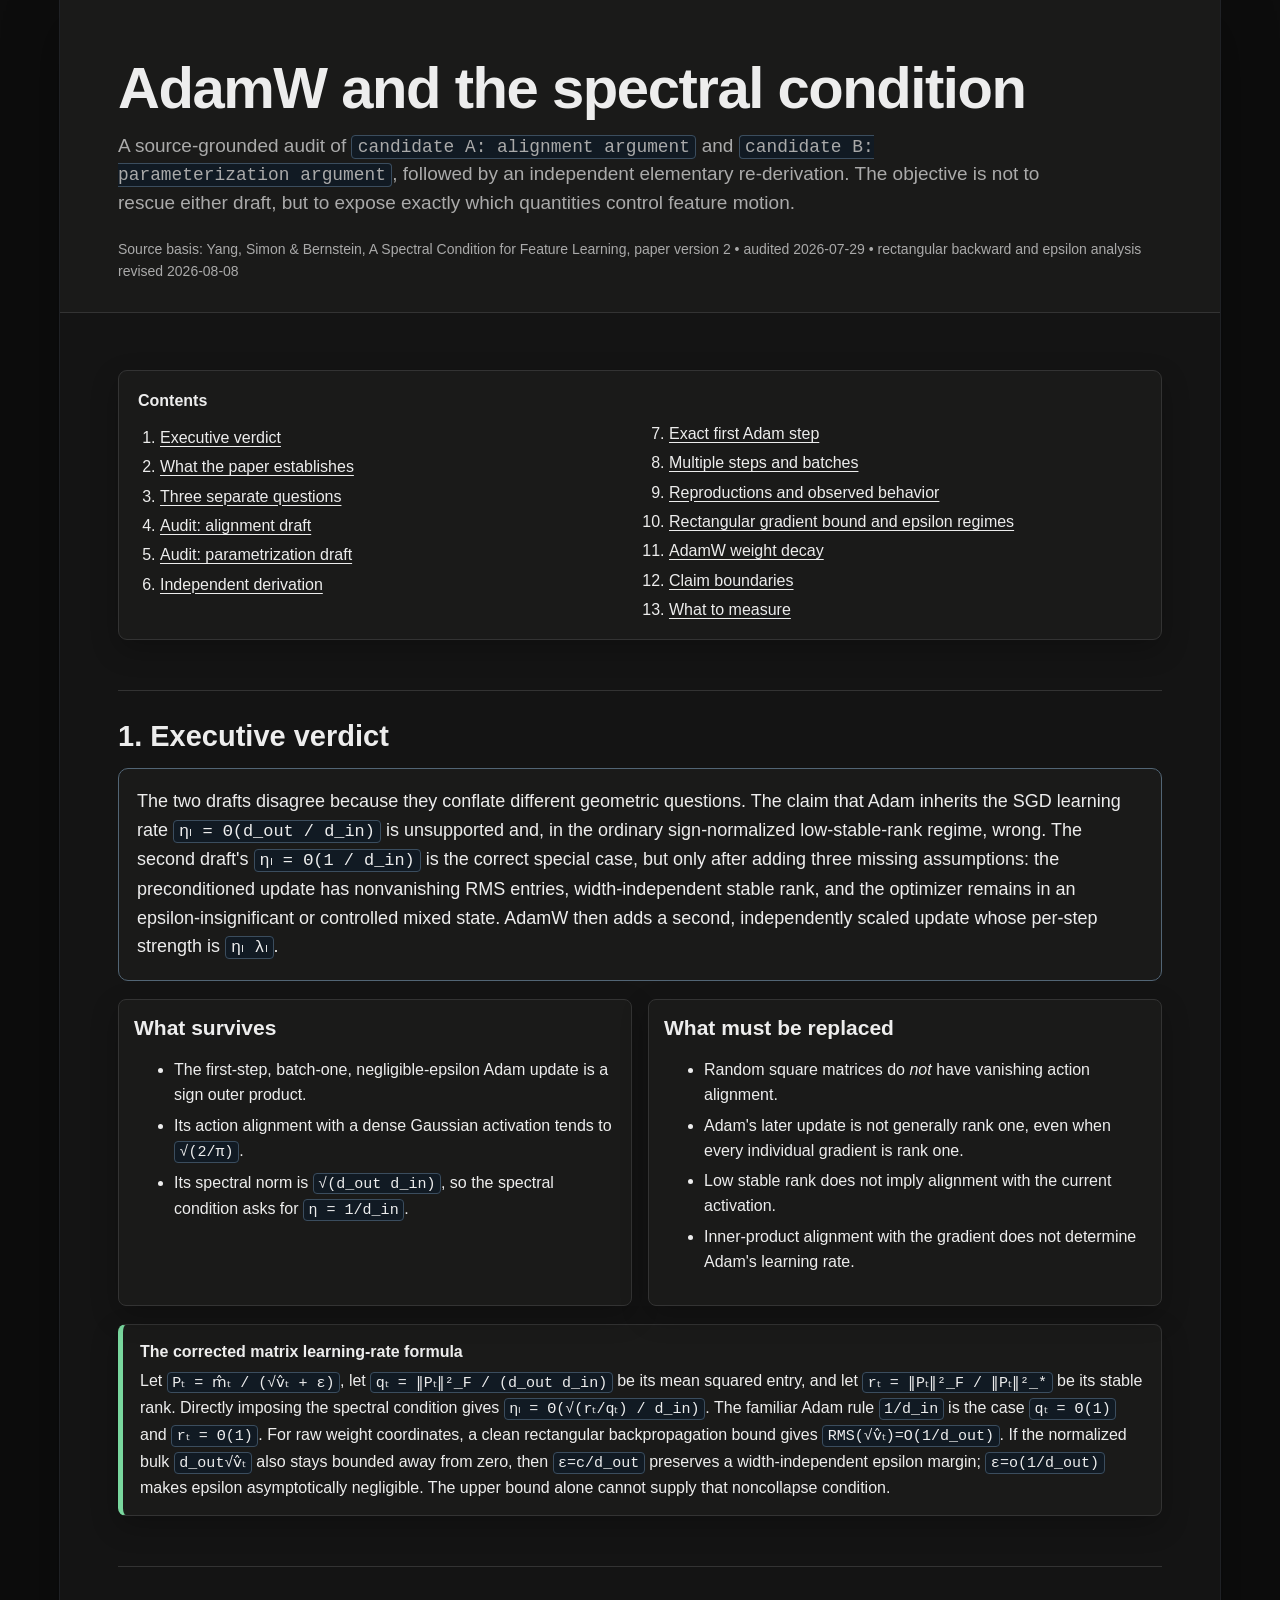
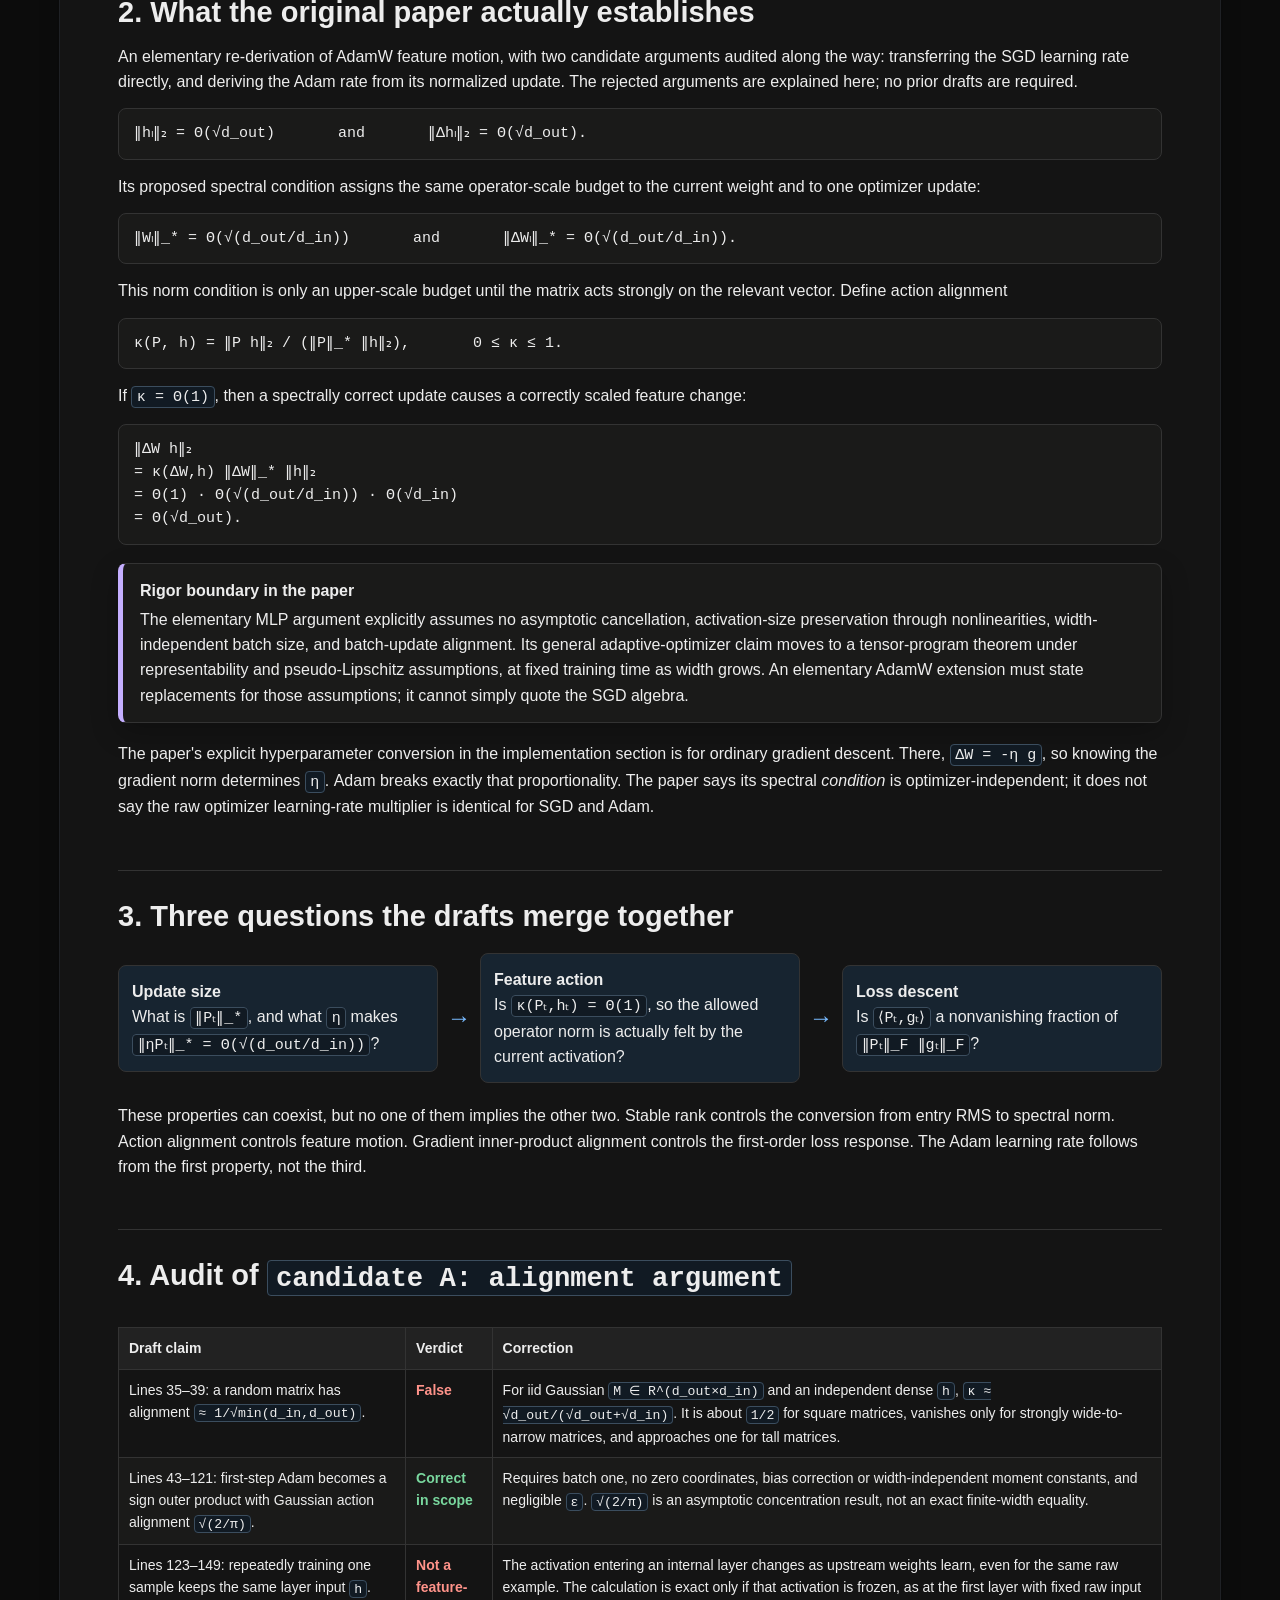
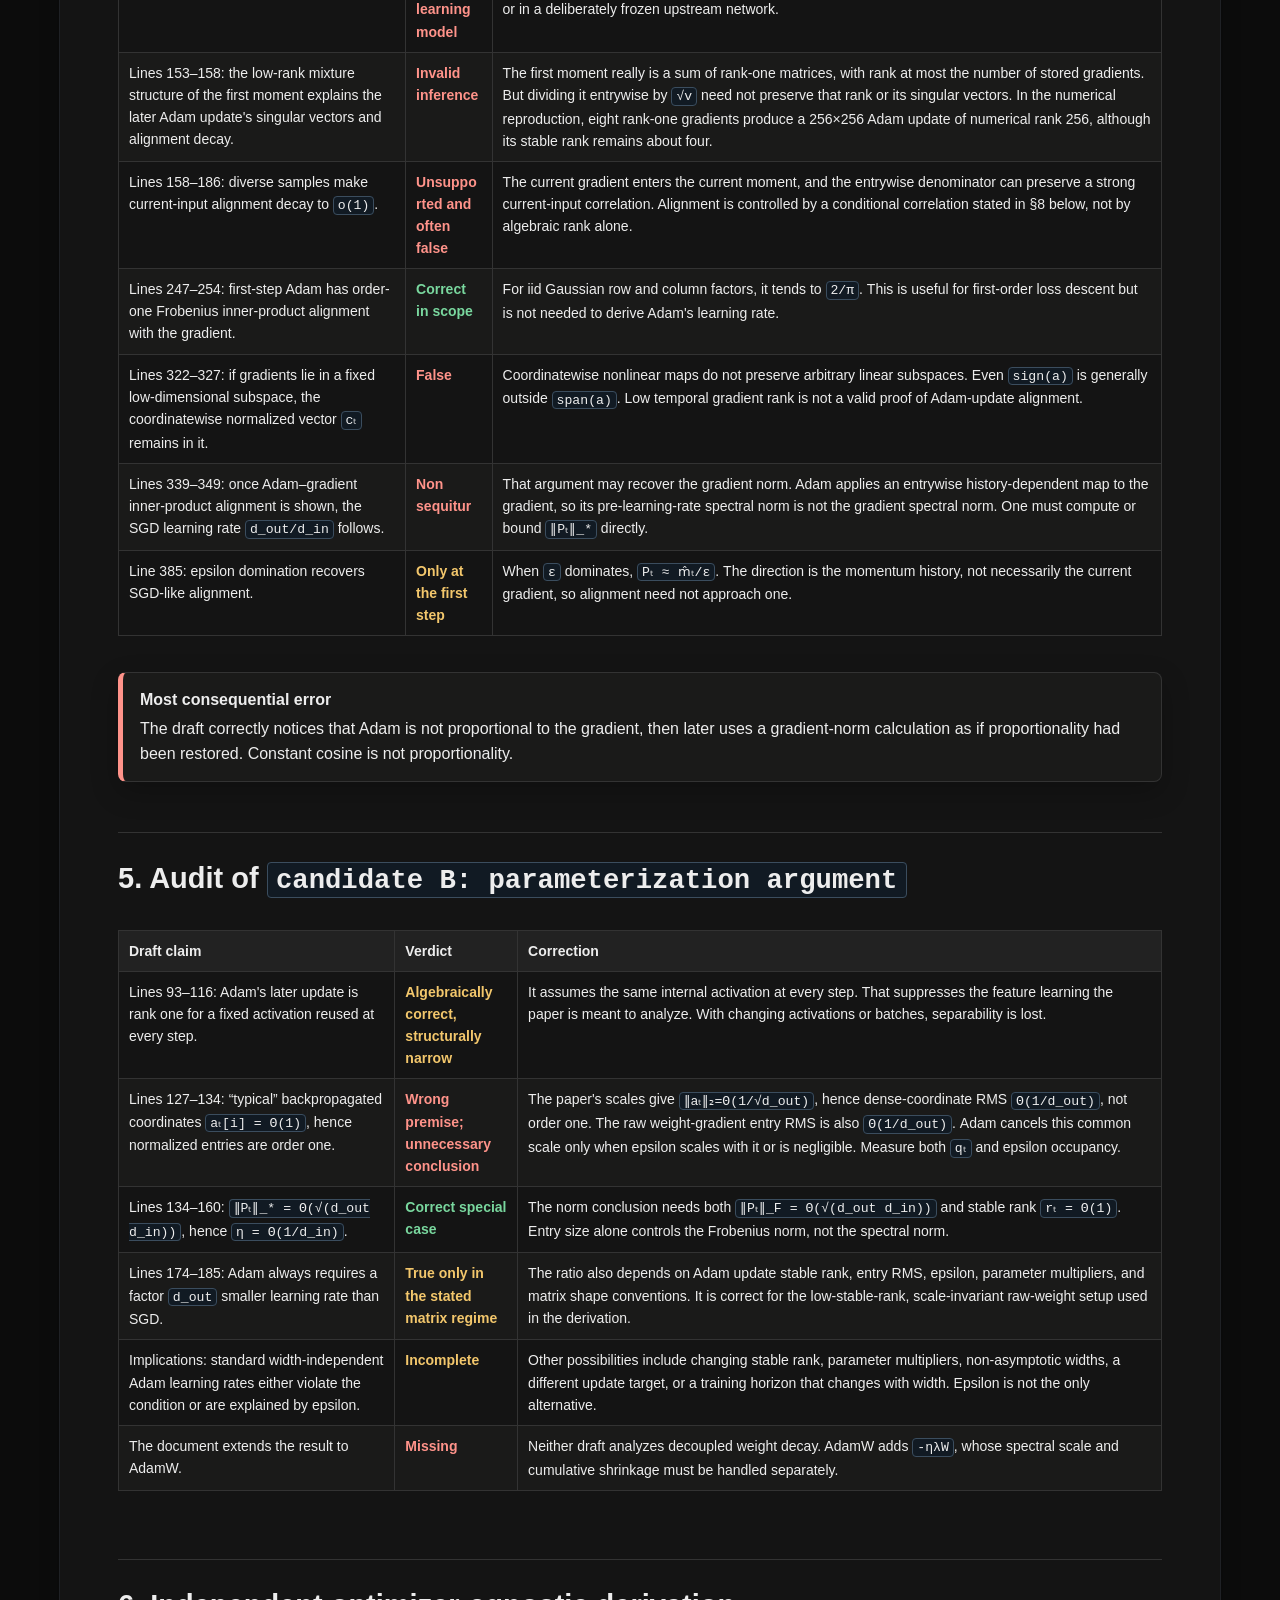
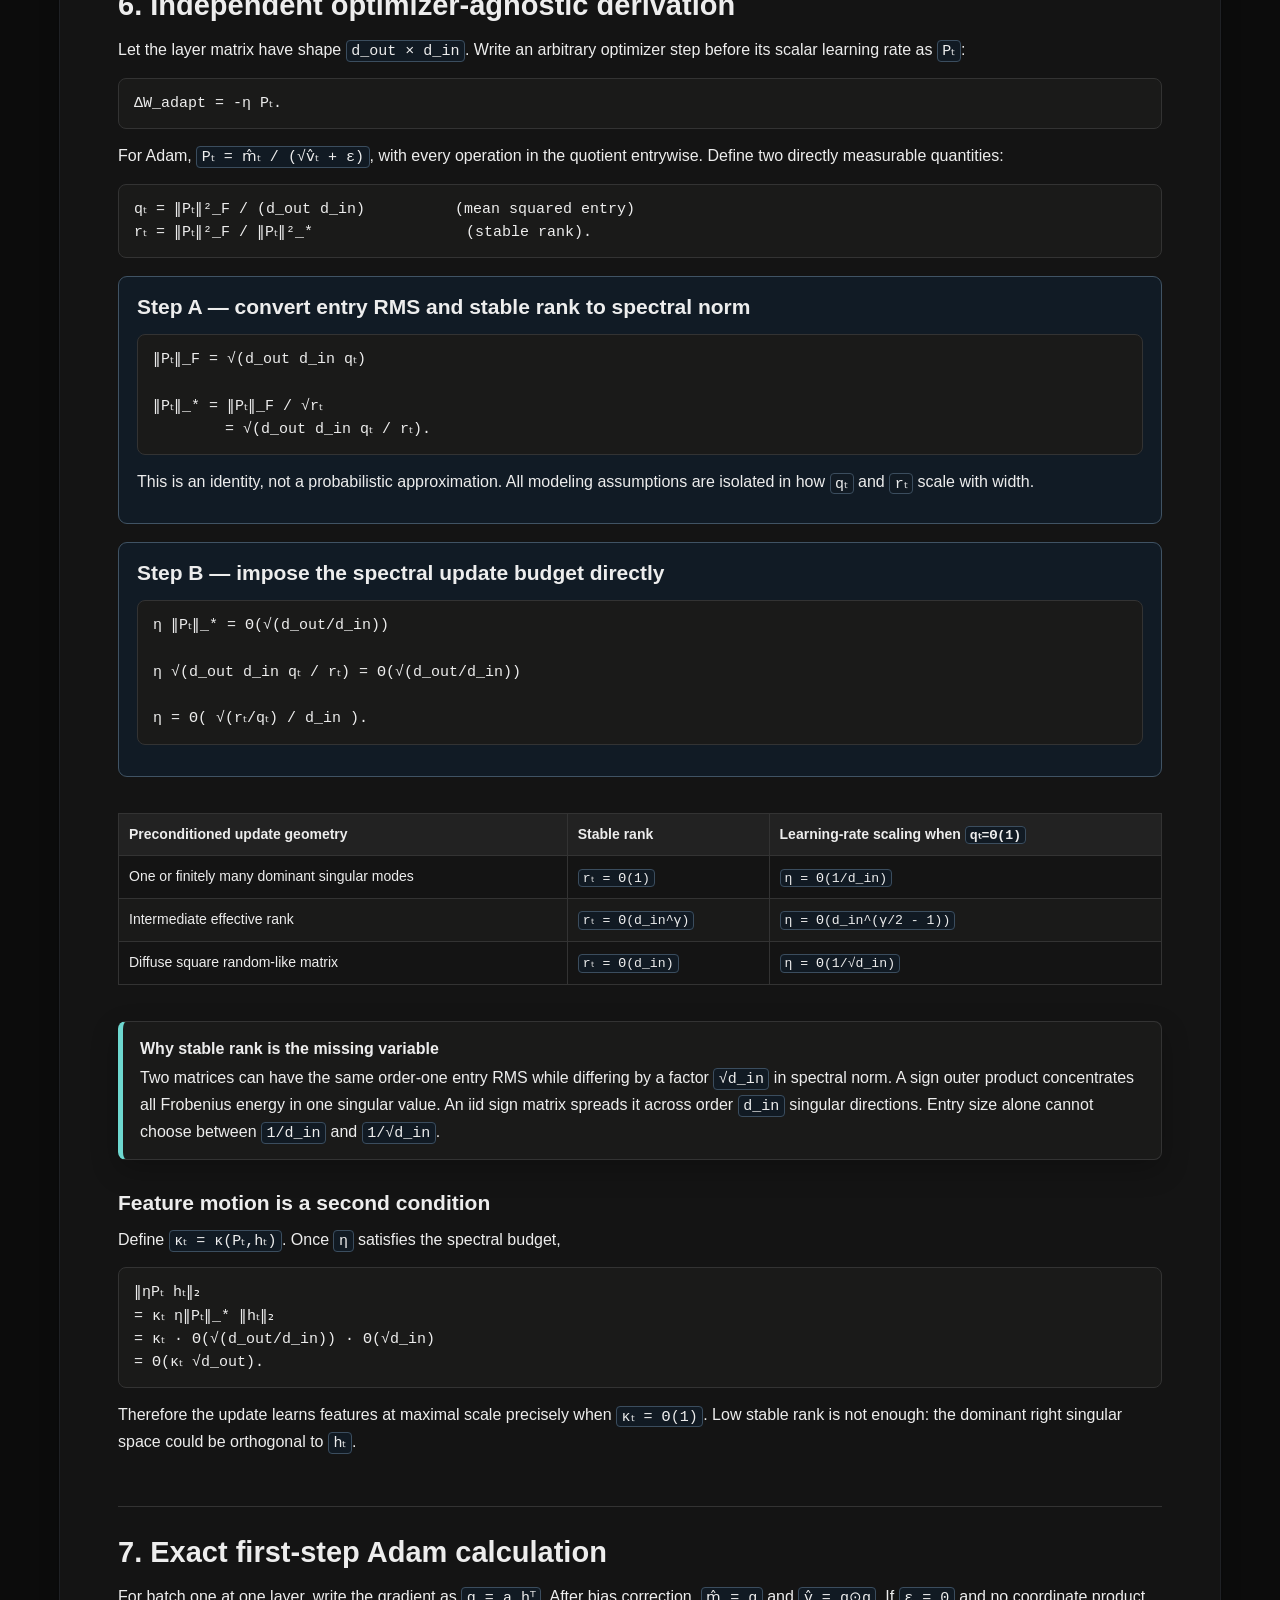
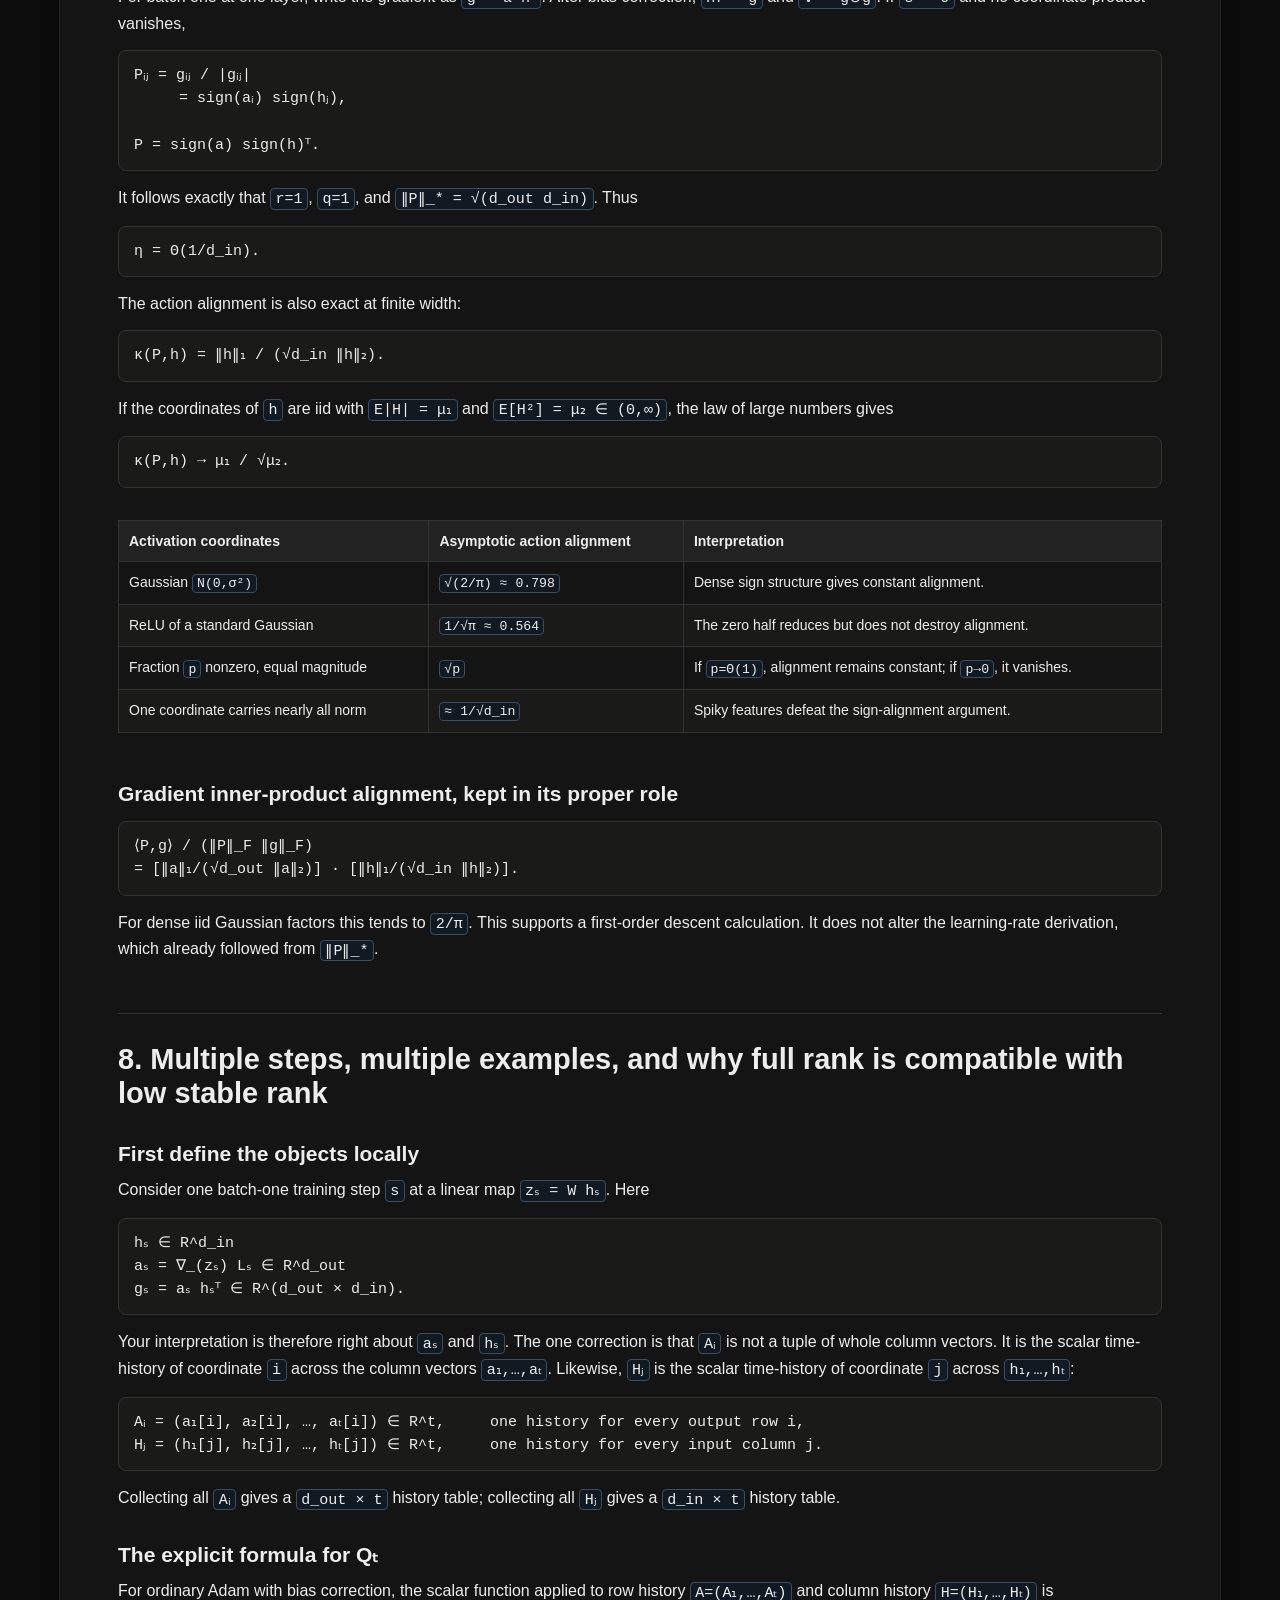
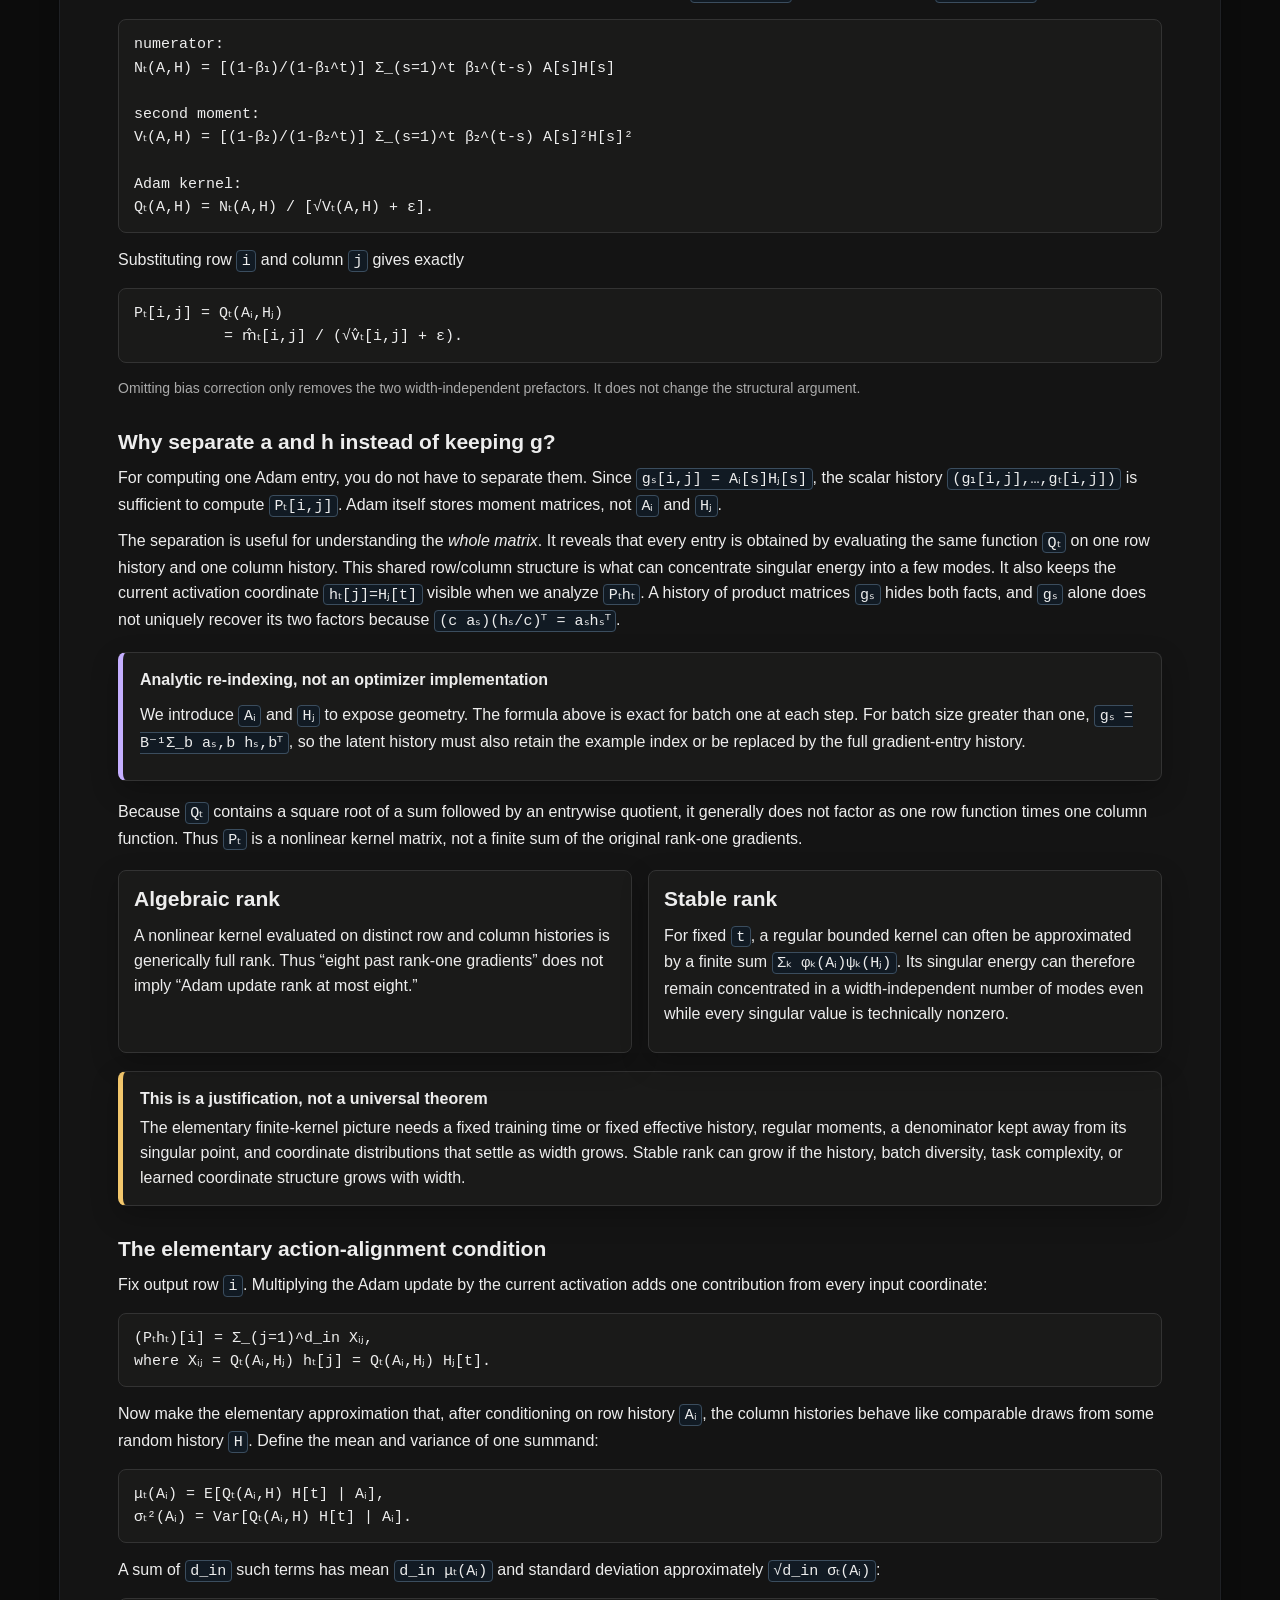
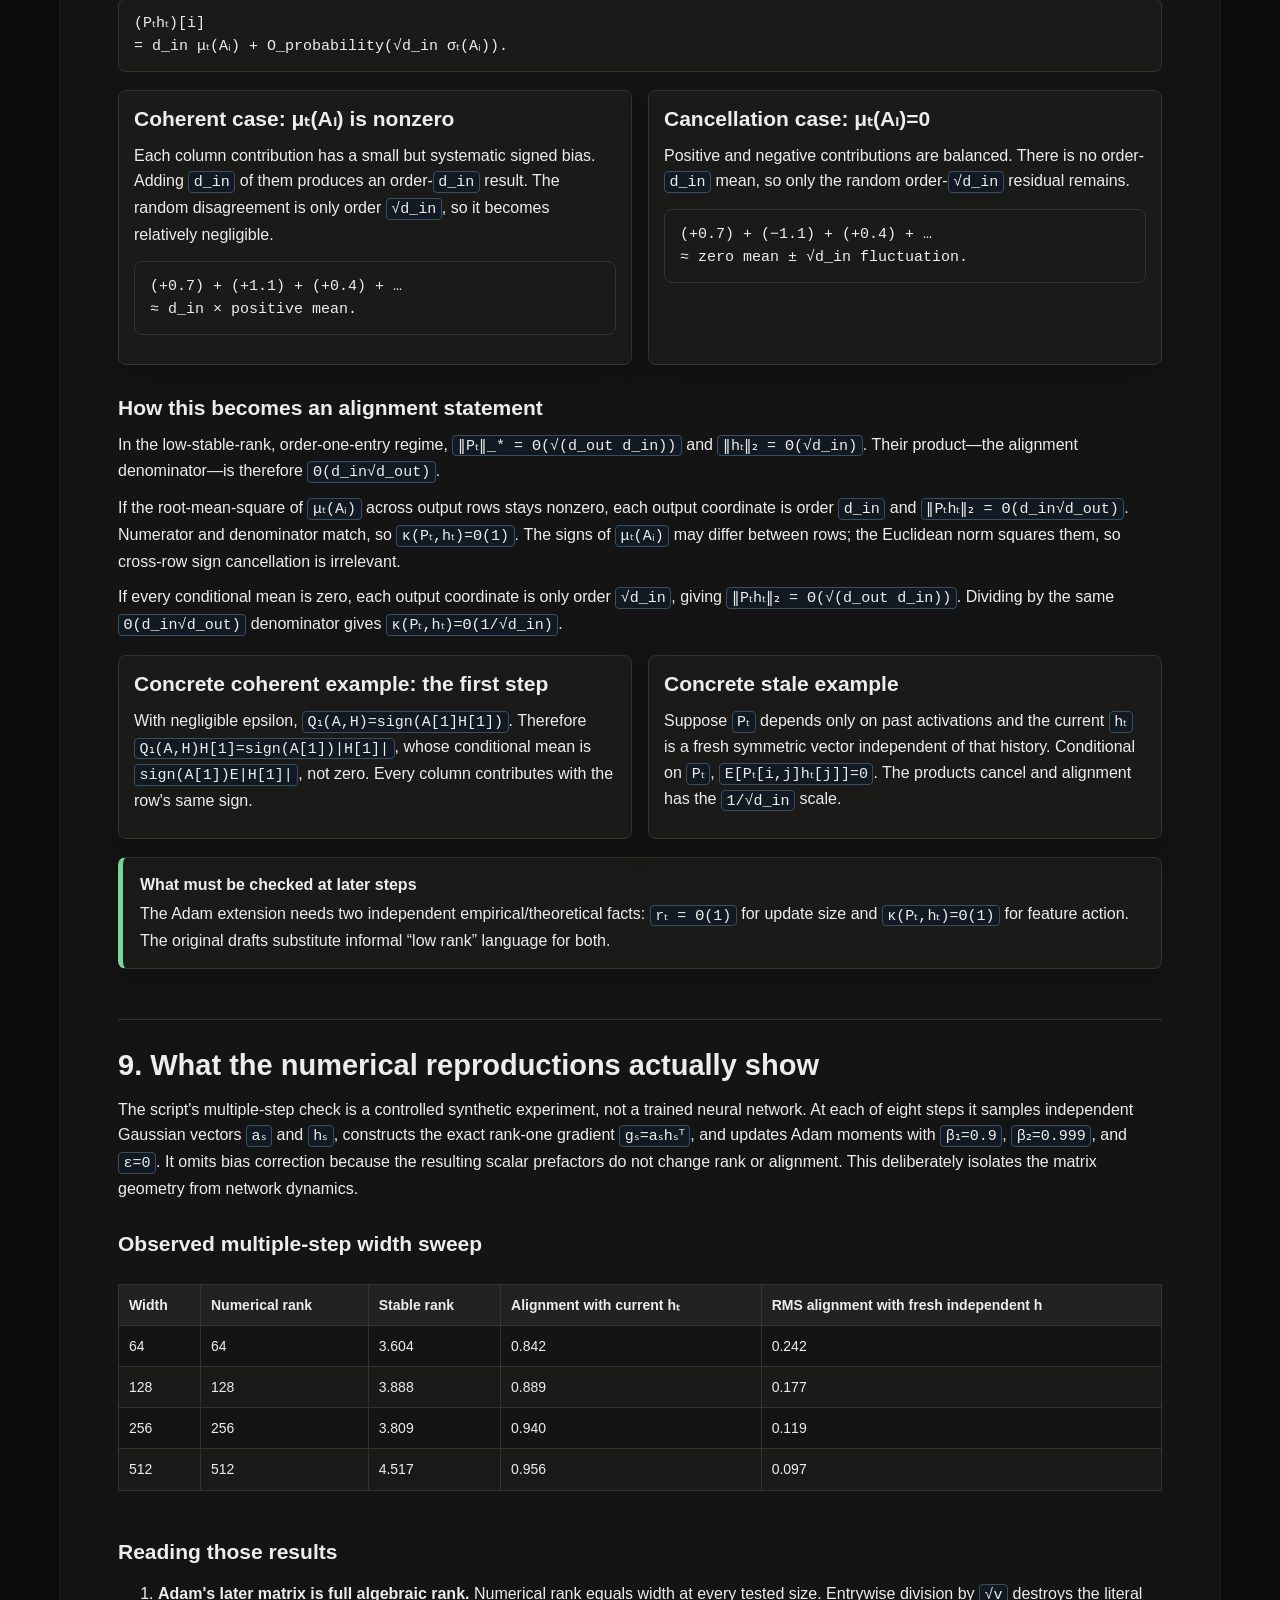
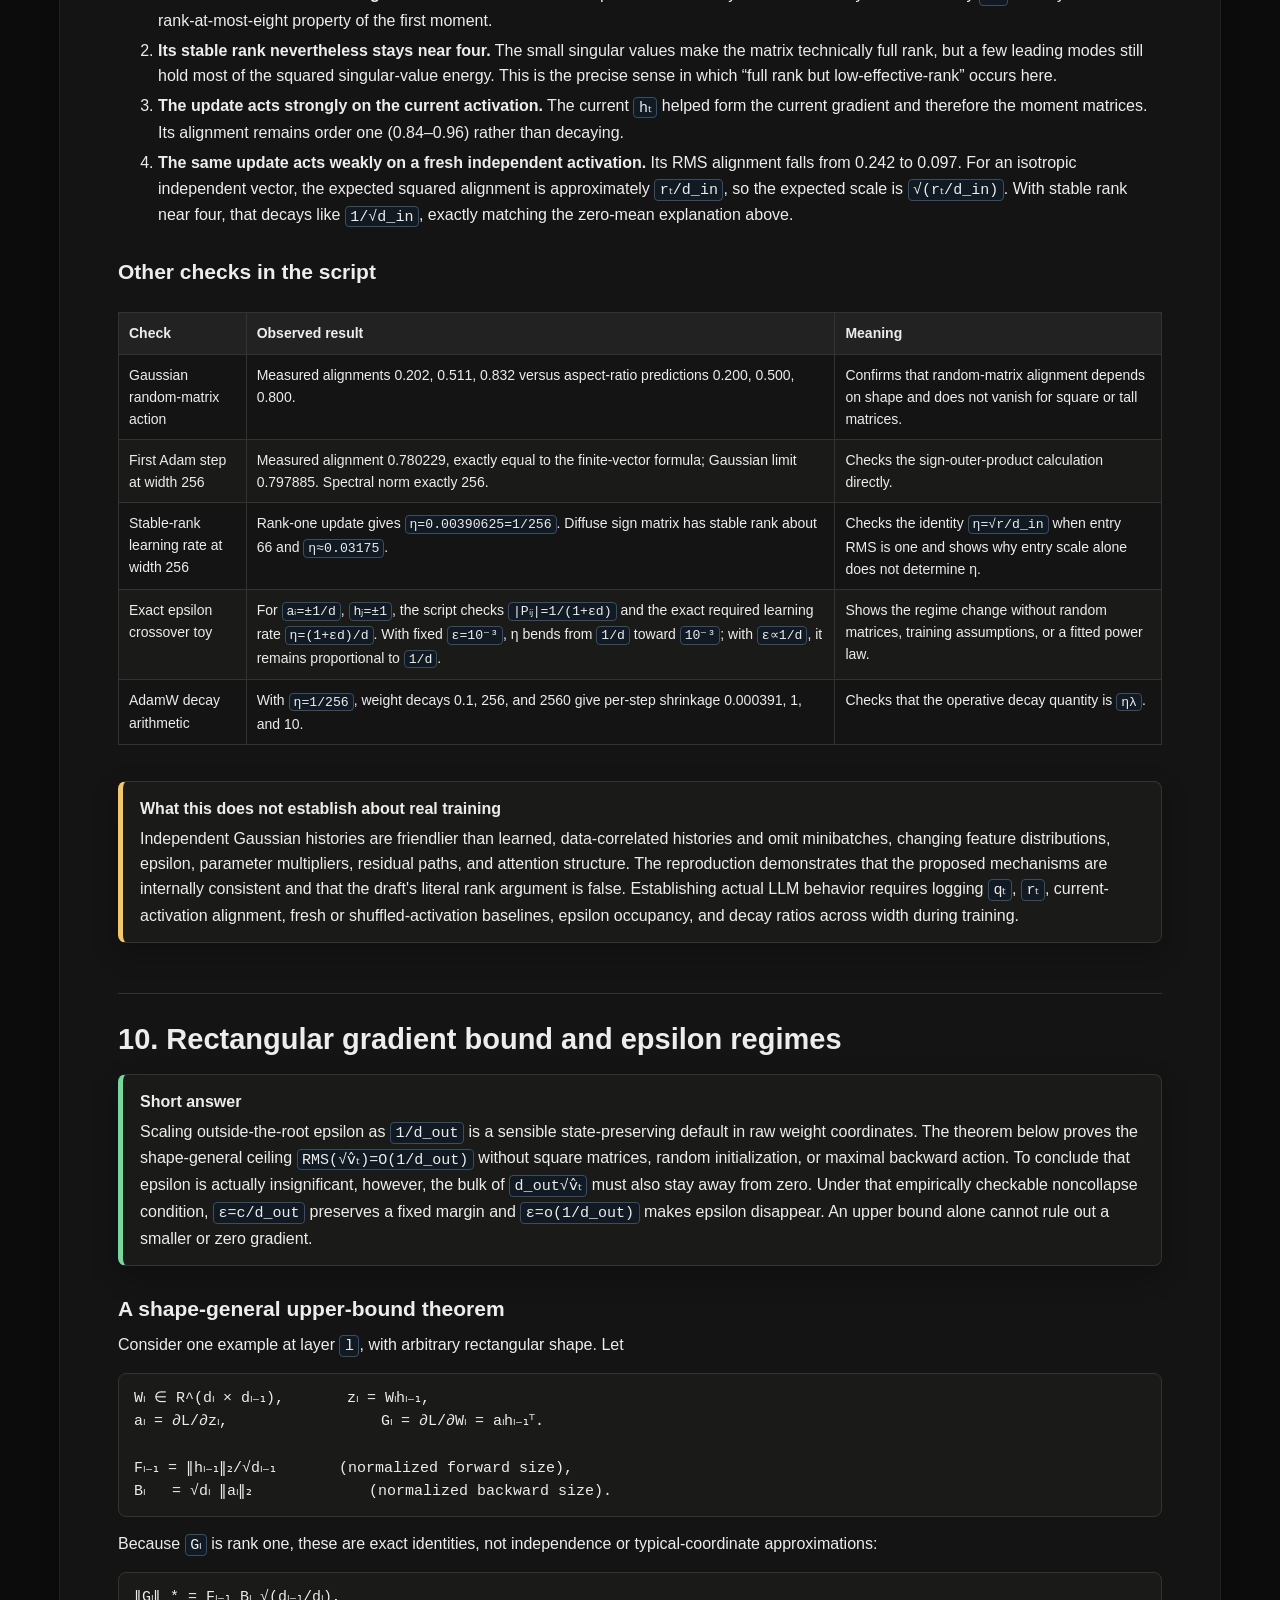
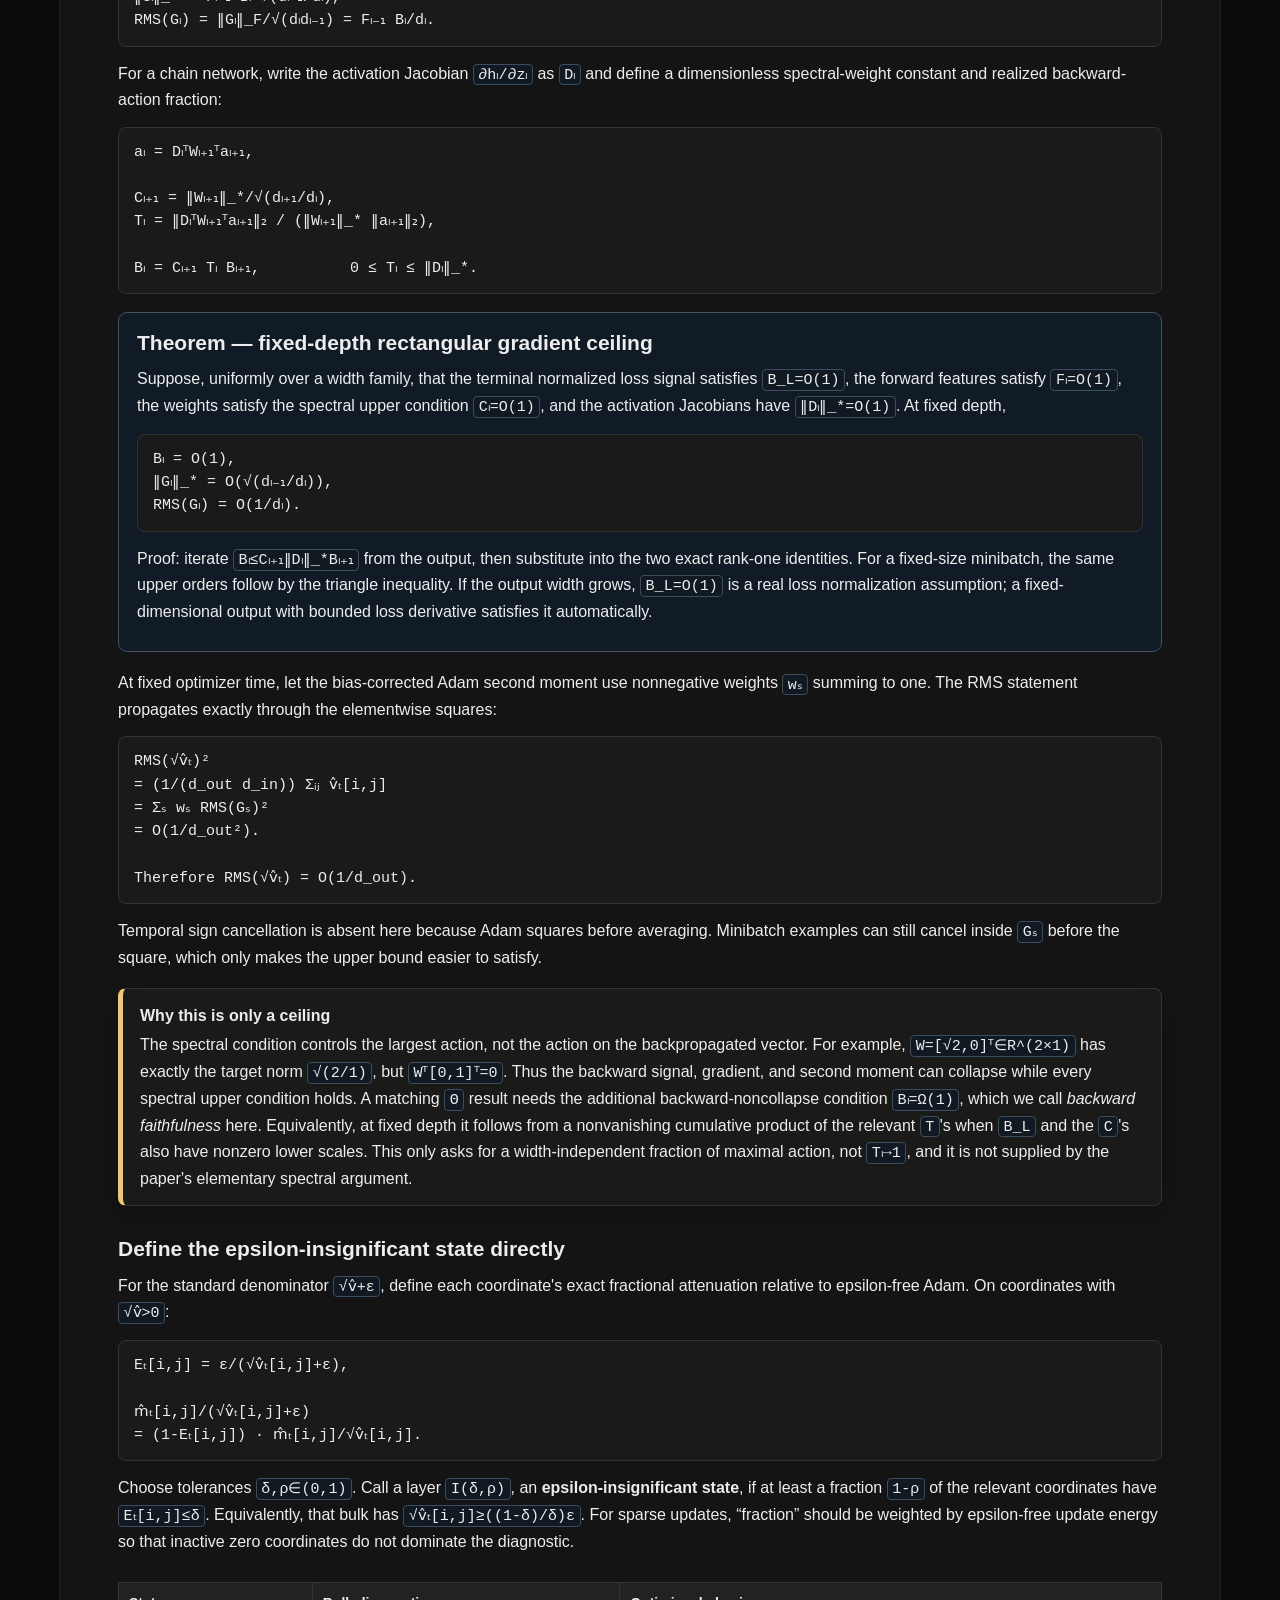
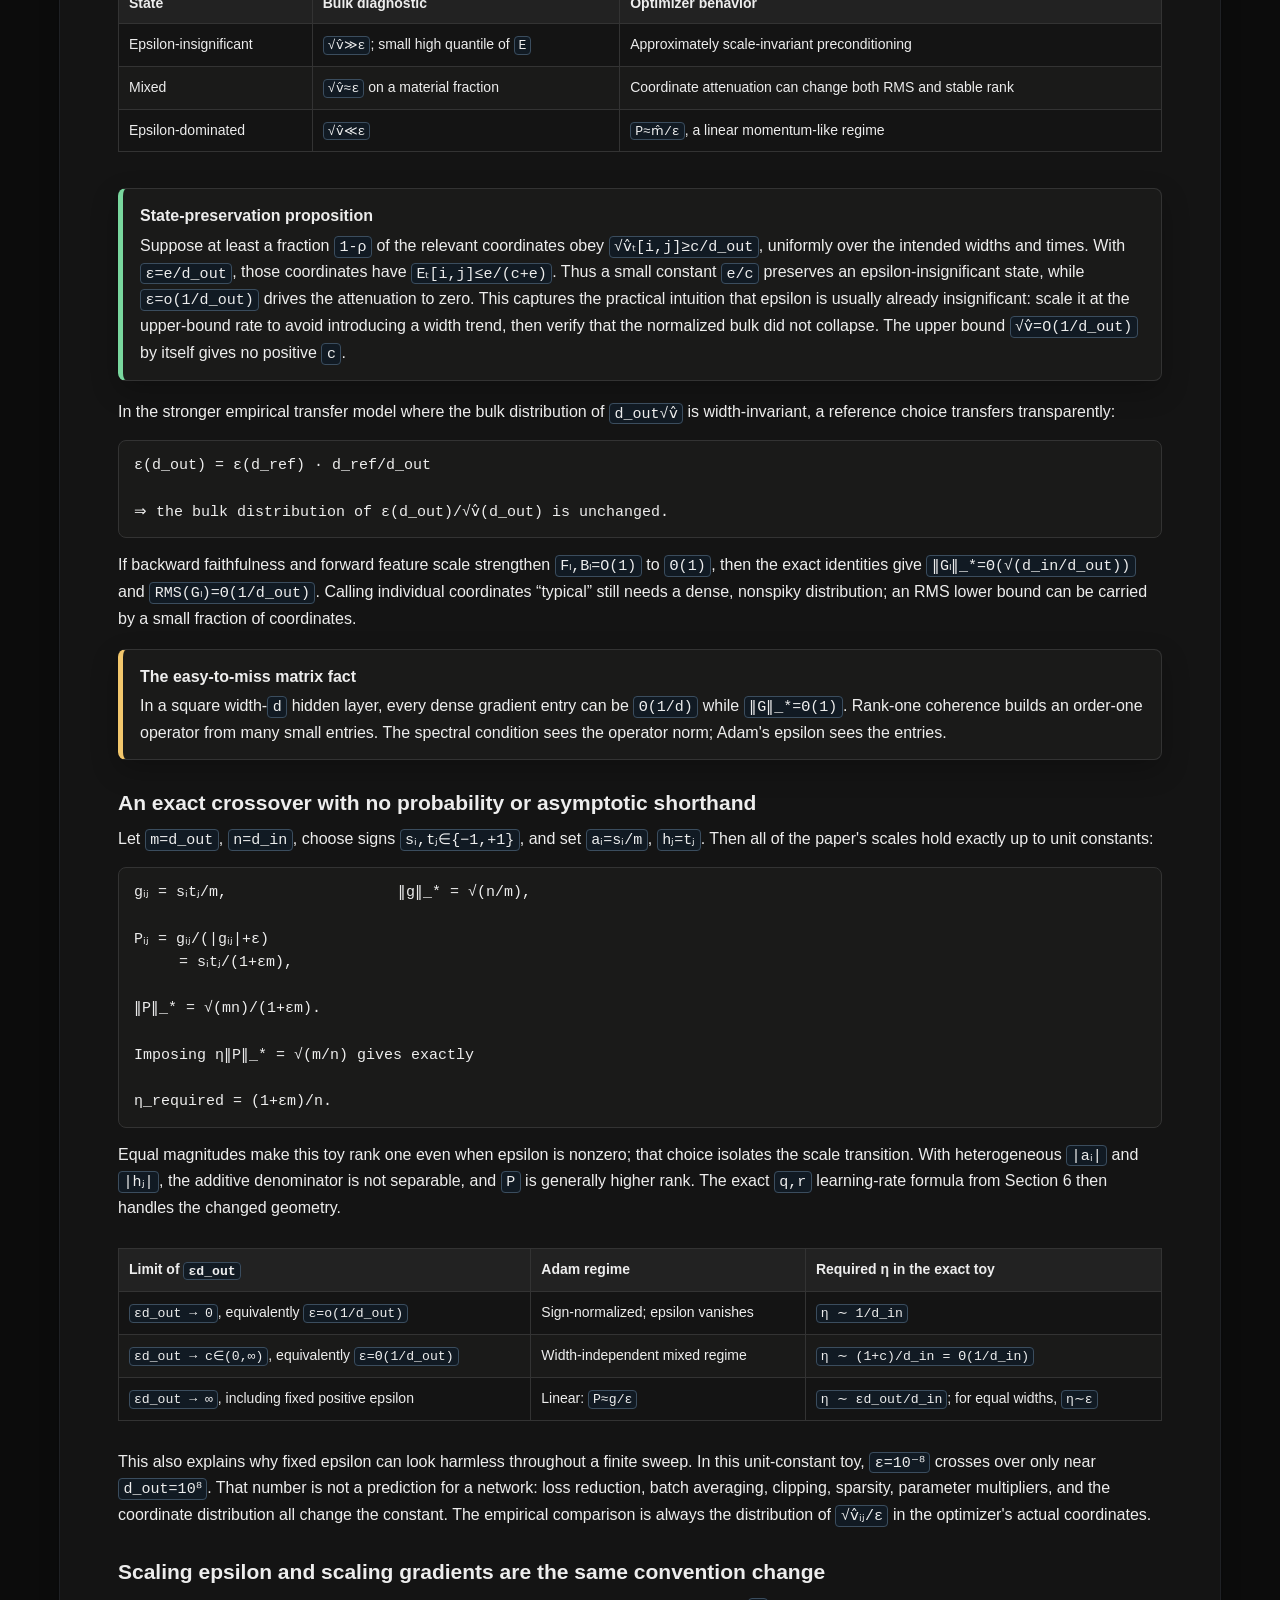
<file: posts/nn_parameterization/adamw_spectral_audit.html>
<!DOCTYPE html>

<html lang="en" class="guide_page">
<head>
<meta charset="utf-8"/>
<meta content="width=device-width, initial-scale=1" name="viewport"/>
<title>AdamW and the Spectral Condition: Audit and Re-derivation</title>
<style>
    :root {
      --bg: #090d13;
      --paper: #131b24;
      --soft: #192531;
      --ink: #e7eef6;
      --muted: #a9b7c5;
      --line: #354554;
      --blue: #78baff;
      --green: #79d79e;
      --amber: #f3c76c;
      --red: #ff938a;
      --violet: #c5afff;
      --teal: #6ed8d0;
      --shadow: 0 10px 28px rgba(0, 0, 0, .24);
    }
    * { box-sizing: border-box; }
    html { scroll-behavior: smooth; }
    body {
      margin: 0;
      color: var(--ink);
      background: var(--bg);
      font: 16px/1.58 -apple-system, BlinkMacSystemFont, "Segoe UI", sans-serif;
    }
    main {
      max-width: 1160px;
      min-height: 100vh;
      margin: 0 auto;
      background: var(--paper);
      box-shadow: 0 0 0 1px rgba(148, 163, 184, .15), 0 20px 52px rgba(0, 0, 0, .34);
    }
    header {
      padding: 58px 58px 30px;
      border-bottom: 1px solid var(--line);
      background: linear-gradient(135deg, #162332, #131b24 60%);
    }
    article { padding: 32px 58px 68px; }
    h1 {
      max-width: 980px;
      margin: 0 0 14px;
      font-size: clamp(36px, 5vw, 58px);
      line-height: 1.03;
      letter-spacing: -.025em;
    }
    h2 {
      margin: 50px 0 15px;
      padding-top: 28px;
      border-top: 1px solid var(--line);
      font-size: 29px;
      line-height: 1.18;
    }
    h3 { margin: 30px 0 9px; font-size: 21px; line-height: 1.25; }
    h4 { margin: 22px 0 7px; font-size: 17px; line-height: 1.3; }
    p { margin: 10px 0; }
    a { color: var(--blue); }
    code, .math {
      padding: .06em .3em;
      border: 1px solid #3b4d5e;
      border-radius: 4px;
      background: #111a23;
      font-family: ui-monospace, SFMono-Regular, Menlo, Consolas, monospace;
      font-size: .94em;
    }
    .subtitle {
      max-width: 930px;
      color: var(--muted);
      font-size: 19px;
      line-height: 1.48;
    }
    .meta { margin-top: 21px; color: var(--muted); font-size: 14px; }
    .toc {
      margin: 25px 0 10px;
      padding: 17px 19px;
      border: 1px solid var(--line);
      border-radius: 9px;
      background: var(--soft);
      box-shadow: var(--shadow);
    }
    .toc strong { display: block; margin-bottom: 8px; }
    .toc ol { margin: 0; padding-left: 22px; columns: 2; column-gap: 36px; }
    .toc li { margin: 4px 0; break-inside: avoid; }
    .callout {
      margin: 18px 0;
      padding: 14px 17px;
      border: 1px solid var(--line);
      border-left-width: 5px;
      border-radius: 8px;
      background: #151f29;
      box-shadow: var(--shadow);
    }
    .callout strong:first-child { display: block; margin-bottom: 4px; }
    .claim { border-left-color: var(--green); }
    .warning { border-left-color: var(--amber); }
    .error { border-left-color: var(--red); }
    .scope { border-left-color: var(--violet); }
    .definition { border-left-color: var(--teal); }
    .equation {
      margin: 14px 0;
      padding: 13px 15px;
      overflow-x: auto;
      border: 1px solid var(--line);
      border-radius: 8px;
      background: #101922;
      font: 15px/1.55 ui-monospace, SFMono-Regular, Menlo, Consolas, monospace;
      white-space: pre;
    }
    .equation.wrap {
      overflow-wrap: anywhere;
      white-space: pre-wrap;
    }
    .derivation {
      margin: 18px 0;
      padding: 17px 18px;
      border: 1px solid #405364;
      border-radius: 9px;
      background: #111b25;
    }
    .derivation h3, .derivation h4 { margin-top: 0; }
    .grid {
      display: grid;
      grid-template-columns: repeat(2, minmax(0, 1fr));
      gap: 16px;
      margin: 18px 0;
    }
    .card {
      padding: 15px;
      border: 1px solid var(--line);
      border-radius: 8px;
      background: #151f29;
      box-shadow: var(--shadow);
    }
    .card h3, .card h4 { margin-top: 0; }
    table {
      width: 100%;
      margin: 18px 0;
      border-collapse: collapse;
      font-size: 14px;
    }
    th, td {
      padding: 9px 10px;
      border: 1px solid var(--line);
      vertical-align: top;
      text-align: left;
    }
    th { background: #1d2a36; font-weight: 680; }
    tbody tr:nth-child(even) td { background: #16212b; }
    .bad { color: var(--red); font-weight: 680; }
    .partial { color: var(--amber); font-weight: 680; }
    .good { color: var(--green); font-weight: 680; }
    .small { color: var(--muted); font-size: 14px; }
    .tight li { margin: 5px 0; }
    .chain {
      display: grid;
      grid-template-columns: 1fr auto 1fr auto 1fr;
      align-items: center;
      gap: 9px;
      margin: 20px 0;
    }
    .chain .node {
      min-height: 92px;
      padding: 13px;
      border: 1px solid var(--line);
      border-radius: 8px;
      background: #172430;
    }
    .arrow { color: var(--blue); font-size: 24px; }
    figure {
      margin: 24px 0;
      padding: 16px;
      border: 1px solid var(--line);
      border-radius: 9px;
      background: #141f29;
      box-shadow: var(--shadow);
    }
    figcaption { margin-top: 10px; color: var(--muted); font-size: 14px; }
    svg { display: block; width: 100%; height: auto; }
    .verdict {
      padding: 18px;
      border: 1px solid #526575;
      border-radius: 10px;
      background: linear-gradient(135deg, #182633, #151f29);
      font-size: 18px;
    }
    @media (max-width: 780px) {
      header { padding: 36px 22px 23px; }
      article { padding: 24px 22px 50px; }
      .toc ol { columns: 1; }
      .grid { grid-template-columns: 1fr; }
      .chain { grid-template-columns: 1fr; }
      .arrow { transform: rotate(90deg); text-align: center; }
      table { font-size: 13px; }
      th, td { padding: 7px; }
    }
  </style>
<style>p, li, td, th { overflow-wrap:anywhere; }</style><link rel="stylesheet" href="guide_theme.css?v=20261112">
<script src="../../assets/js/theme.js?v=20261112"></script>
</head>
<body>
<main>
<header>
<h1>AdamW and the spectral condition</h1>
<div class="subtitle">
      A source-grounded audit of <code>candidate A: alignment argument</code> and
      <code>candidate B: parameterization argument</code>, followed by an independent
      elementary re-derivation. The objective is not to rescue either draft, but
      to expose exactly which quantities control feature motion.
    </div>
<div class="meta">Source basis: Yang, Simon &amp; Bernstein, A Spectral Condition for
      Feature Learning, paper version 2 • audited 2026-07-29 • rectangular
      backward and epsilon analysis revised 2026-08-08</div>
</header>
<article>
<nav class="toc">
<strong>Contents</strong>
<ol>
<li><a href="#executive">Executive verdict</a></li>
<li><a href="#paper">What the paper establishes</a></li>
<li><a href="#three">Three separate questions</a></li>
<li><a href="#audit-alignment">Audit: alignment draft</a></li>
<li><a href="#audit-param">Audit: parametrization draft</a></li>
<li><a href="#derive">Independent derivation</a></li>
<li><a href="#first-step">Exact first Adam step</a></li>
<li><a href="#history">Multiple steps and batches</a></li>
<li><a href="#reproductions">Reproductions and observed behavior</a></li>
<li><a href="#epsilon">Rectangular gradient bound and epsilon regimes</a></li>
<li><a href="#adamw">AdamW weight decay</a></li>
<li><a href="#limits">Claim boundaries</a></li>
<li><a href="#tests">What to measure</a></li>
</ol>
</nav>
<section id="executive">
<h2>1. Executive verdict</h2>
<div class="verdict">
        The two drafts disagree because they conflate different geometric
        questions. The claim that Adam inherits the SGD learning rate
        <code>ηₗ = Θ(d_out / d_in)</code> is unsupported and, in the ordinary
        sign-normalized low-stable-rank regime, wrong. The second draft's
        <code>ηₗ = Θ(1 / d_in)</code> is the correct special case, but only after
        adding three missing assumptions: the preconditioned update has
        nonvanishing RMS entries, width-independent stable rank, and the
        optimizer remains in an epsilon-insignificant or controlled mixed
        state. AdamW then adds a second, independently scaled update whose
        per-step strength is <code>ηₗ λₗ</code>.
      </div>
<div class="grid">
<div class="card">
<h3>What survives</h3>
<ul class="tight">
<li>The first-step, batch-one, negligible-epsilon Adam update is a
              sign outer product.</li>
<li>Its action alignment with a dense Gaussian activation tends to
              <code>√(2/π)</code>.</li>
<li>Its spectral norm is <code>√(d_out d_in)</code>, so the spectral
              condition asks for <code>η = 1/d_in</code>.</li>
</ul>
</div>
<div class="card">
<h3>What must be replaced</h3>
<ul class="tight">
<li>Random square matrices do <em>not</em> have vanishing action
              alignment.</li>
<li>Adam's later update is not generally rank one, even when every
              individual gradient is rank one.</li>
<li>Low stable rank does not imply alignment with the current
              activation.</li>
<li>Inner-product alignment with the gradient does not determine
              Adam's learning rate.</li>
</ul>
</div>
</div>

<div class="callout claim">
<strong>The corrected matrix learning-rate formula</strong>
        Let <code>Pₜ = m̂ₜ / (√v̂ₜ + ε)</code>, let
        <code>qₜ = ‖Pₜ‖²_F / (d_out d_in)</code> be its mean squared entry, and
        let <code>rₜ = ‖Pₜ‖²_F / ‖Pₜ‖²_*</code> be its stable rank. Directly
        imposing the spectral condition gives
        <code>ηₗ = Θ(√(rₜ/qₜ) / d_in)</code>. The familiar Adam rule
        <code>1/d_in</code> is the case <code>qₜ = Θ(1)</code> and
        <code>rₜ = Θ(1)</code>. For raw weight coordinates, a clean rectangular
        backpropagation bound gives
        <code>RMS(√v̂ₜ)=O(1/d_out)</code>. If the normalized bulk
        <code>d_out√v̂ₜ</code> also stays bounded away from zero, then
        <code>ε=c/d_out</code> preserves a width-independent epsilon margin;
        <code>ε=o(1/d_out)</code> makes epsilon asymptotically negligible.
        The upper bound alone cannot supply that noncollapse condition.
      </div>
</section>
<section id="paper">
<h2>2. What the original paper actually establishes</h2>
<p>An elementary re-derivation of AdamW feature motion, with two candidate arguments audited along the way: transferring the SGD learning rate directly, and deriving the Adam rate from its normalized update. The rejected arguments are explained here; no prior drafts are required.</p>
<div class="equation">‖hₗ‖₂ = Θ(√d_out)       and       ‖Δhₗ‖₂ = Θ(√d_out).</div>
<p>
        Its proposed spectral condition assigns the same operator-scale budget
        to the current weight and to one optimizer update:
      </p>
<div class="equation">‖Wₗ‖_* = Θ(√(d_out/d_in))       and       ‖ΔWₗ‖_* = Θ(√(d_out/d_in)).</div>
<p>
        This norm condition is only an upper-scale budget until the matrix acts
        strongly on the relevant vector. Define action alignment
      </p>
<div class="equation">κ(P, h) = ‖P h‖₂ / (‖P‖_* ‖h‖₂),       0 ≤ κ ≤ 1.</div>
<p>
        If <code>κ = Θ(1)</code>, then a spectrally correct update causes a
        correctly scaled feature change:
      </p>
<div class="equation">‖ΔW h‖₂
= κ(ΔW,h) ‖ΔW‖_* ‖h‖₂
= Θ(1) · Θ(√(d_out/d_in)) · Θ(√d_in)
= Θ(√d_out).</div>
<div class="callout scope">
<strong>Rigor boundary in the paper</strong>
        The elementary MLP argument explicitly assumes no asymptotic
        cancellation, activation-size preservation through nonlinearities,
        width-independent batch size, and batch-update alignment. Its general
        adaptive-optimizer claim moves to a tensor-program theorem under
        representability and pseudo-Lipschitz assumptions, at fixed training
        time as width grows. An elementary AdamW extension must state
        replacements for those assumptions; it cannot simply quote the SGD
        algebra.
      </div>
<p>
        The paper's explicit hyperparameter conversion in the implementation
        section is for ordinary gradient descent. There,
        <code>ΔW = -η g</code>, so knowing the gradient norm determines
        <code>η</code>. Adam breaks exactly that proportionality. The paper
        says its spectral <em>condition</em> is optimizer-independent; it does
        not say the raw optimizer learning-rate multiplier is identical for
        SGD and Adam.
      </p>
</section>
<section id="three">
<h2>3. Three questions the drafts merge together</h2>
<div class="chain">
<div class="node">
<strong>Update size</strong><br/>
          What is <code>‖Pₜ‖_*</code>, and what <code>η</code> makes
          <code>‖ηPₜ‖_* = Θ(√(d_out/d_in))</code>?
        </div>
<div class="arrow">→</div>
<div class="node">
<strong>Feature action</strong><br/>
          Is <code>κ(Pₜ,hₜ) = Θ(1)</code>, so the allowed operator norm is
          actually felt by the current activation?
        </div>
<div class="arrow">→</div>
<div class="node">
<strong>Loss descent</strong><br/>
          Is <code>⟨Pₜ,gₜ⟩</code> a nonvanishing fraction of
          <code>‖Pₜ‖_F ‖gₜ‖_F</code>?
        </div>
</div>
<p>
        These properties can coexist, but no one of them implies the other two.
        Stable rank controls the conversion from entry RMS to spectral norm.
        Action alignment controls feature motion. Gradient inner-product
        alignment controls the first-order loss response. The Adam learning
        rate follows from the first property, not the third.
      </p>
</section>
<section id="audit-alignment">
<h2>4. Audit of <code>candidate A: alignment argument</code></h2>
<div style="max-width:100%;overflow-x:auto"><table>
<thead>
<tr>
<th>Draft claim</th>
<th>Verdict</th>
<th>Correction</th>
</tr>
</thead>
<tbody>
<tr>
<td>Lines 35–39: a random matrix has alignment
              <code>≈ 1/√min(d_in,d_out)</code>.</td>
<td class="bad">False</td>
<td>For iid Gaussian <code>M ∈ R^(d_out×d_in)</code> and an
              independent dense <code>h</code>,
              <code>κ ≈ √d_out/(√d_out+√d_in)</code>. It is about
              <code>1/2</code> for square matrices, vanishes only for strongly
              wide-to-narrow matrices, and approaches one for tall matrices.</td>
</tr>
<tr>
<td>Lines 43–121: first-step Adam becomes a sign outer product with
              Gaussian action alignment <code>√(2/π)</code>.</td>
<td class="good">Correct in scope</td>
<td>Requires batch one, no zero coordinates, bias correction or
              width-independent moment constants, and negligible
              <code>ε</code>. <code>√(2/π)</code> is an asymptotic
              concentration result, not an exact finite-width equality.</td>
</tr>
<tr>
<td>Lines 123–149: repeatedly training one sample keeps the same
              layer input <code>h</code>.</td>
<td class="bad">Not a feature-learning model</td>
<td>The activation entering an internal layer changes as upstream
              weights learn, even for the same raw example. The calculation is
              exact only if that activation is frozen, as at the first layer
              with fixed raw input or in a deliberately frozen upstream
              network.</td>
</tr>
<tr>
<td>Lines 153–158: the low-rank mixture structure of the first
              moment explains the later Adam update's singular vectors and
              alignment decay.</td>
<td class="bad">Invalid inference</td>
<td>The first moment really is a sum of rank-one matrices, with
              rank at most the number of stored gradients. But dividing it
              entrywise by <code>√v</code> need not preserve that rank or its
              singular vectors. In the numerical reproduction, eight rank-one
              gradients produce a 256×256 Adam update of numerical rank 256,
              although its stable rank remains about four.</td>
</tr>
<tr>
<td>Lines 158–186: diverse samples make current-input alignment
              decay to <code>o(1)</code>.</td>
<td class="bad">Unsupported and often false</td>
<td>The current gradient enters the current moment, and the
              entrywise denominator can preserve a strong current-input
              correlation. Alignment is controlled by a conditional
              correlation stated in §8 below, not by algebraic rank alone.</td>
</tr>
<tr>
<td>Lines 247–254: first-step Adam has order-one Frobenius
              inner-product alignment with the gradient.</td>
<td class="good">Correct in scope</td>
<td>For iid Gaussian row and column factors, it tends to
              <code>2/π</code>. This is useful for first-order loss descent but
              is not needed to derive Adam's learning rate.</td>
</tr>
<tr>
<td>Lines 322–327: if gradients lie in a fixed low-dimensional
              subspace, the coordinatewise normalized vector
              <code>cₜ</code> remains in it.</td>
<td class="bad">False</td>
<td>Coordinatewise nonlinear maps do not preserve arbitrary linear
              subspaces. Even <code>sign(a)</code> is generally outside
              <code>span(a)</code>. Low temporal gradient rank is not a valid
              proof of Adam-update alignment.</td>
</tr>
<tr>
<td>Lines 339–349: once Adam–gradient inner-product alignment is
              shown, the SGD learning rate <code>d_out/d_in</code> follows.</td>
<td class="bad">Non sequitur</td>
<td>That argument may recover the gradient norm. Adam applies an
              entrywise history-dependent map to the gradient, so its
              pre-learning-rate spectral norm is not the gradient spectral
              norm. One must compute or bound <code>‖Pₜ‖_*</code> directly.</td>
</tr>
<tr>
<td>Line 385: epsilon domination recovers SGD-like alignment.</td>
<td class="partial">Only at the first step</td>
<td>When <code>ε</code> dominates, <code>Pₜ ≈ m̂ₜ/ε</code>. The
              direction is the momentum history, not necessarily the current
              gradient, so alignment need not approach one.</td>
</tr>
</tbody>
</table></div>
<div class="callout error">
<strong>Most consequential error</strong>
        The draft correctly notices that Adam is not proportional to the
        gradient, then later uses a gradient-norm calculation as if
        proportionality had been restored. Constant cosine is not
        proportionality.
      </div>
</section>
<section id="audit-param">
<h2>5. Audit of <code>candidate B: parameterization argument</code></h2>
<div style="max-width:100%;overflow-x:auto"><table>
<thead>
<tr>
<th>Draft claim</th>
<th>Verdict</th>
<th>Correction</th>
</tr>
</thead>
<tbody>
<tr>
<td>Lines 93–116: Adam's later update is rank one for a fixed
              activation reused at every step.</td>
<td class="partial">Algebraically correct, structurally narrow</td>
<td>It assumes the same internal activation at every step. That
              suppresses the feature learning the paper is meant to analyze.
              With changing activations or batches, separability is lost.</td>
</tr>
<tr>
<td>Lines 127–134: “typical” backpropagated coordinates
              <code>aₜ[i] = Θ(1)</code>, hence normalized entries are
              order one.</td>
<td class="bad">Wrong premise; unnecessary conclusion</td>
<td>The paper's scales give
              <code>‖aₜ‖₂=Θ(1/√d_out)</code>, hence dense-coordinate RMS
              <code>Θ(1/d_out)</code>, not order one. The raw weight-gradient
              entry RMS is also <code>Θ(1/d_out)</code>. Adam cancels this
              common scale only when epsilon scales with it or is negligible.
              Measure both <code>qₜ</code> and epsilon occupancy.</td>
</tr>
<tr>
<td>Lines 134–160: <code>‖Pₜ‖_* = Θ(√(d_out d_in))</code>, hence
              <code>η = Θ(1/d_in)</code>.</td>
<td class="good">Correct special case</td>
<td>The norm conclusion needs both
              <code>‖Pₜ‖_F = Θ(√(d_out d_in))</code> and stable rank
              <code>rₜ = Θ(1)</code>. Entry size alone controls the Frobenius
              norm, not the spectral norm.</td>
</tr>
<tr>
<td>Lines 174–185: Adam always requires a factor
              <code>d_out</code> smaller learning rate than SGD.</td>
<td class="partial">True only in the stated matrix regime</td>
<td>The ratio also depends on Adam update stable rank, entry RMS,
              epsilon, parameter multipliers, and matrix shape conventions. It
              is correct for the low-stable-rank, scale-invariant raw-weight
              setup used in the derivation.</td>
</tr>
<tr>
<td>Implications: standard width-independent Adam learning rates
              either violate the condition or are explained by epsilon.</td>
<td class="partial">Incomplete</td>
<td>Other possibilities include changing stable rank, parameter
              multipliers, non-asymptotic widths, a different update target, or
              a training horizon that changes with width. Epsilon is not the
              only alternative.</td>
</tr>
<tr>
<td>The document extends the result to AdamW.</td>
<td class="bad">Missing</td>
<td>Neither draft analyzes decoupled weight decay. AdamW adds
              <code>-ηλW</code>, whose spectral scale and cumulative shrinkage
              must be handled separately.</td>
</tr>
</tbody>
</table></div>
</section>
<section id="derive">
<h2>6. Independent optimizer-agnostic derivation</h2>
<p>
        Let the layer matrix have shape
        <code>d_out × d_in</code>. Write an arbitrary optimizer step before its
        scalar learning rate as <code>Pₜ</code>:
      </p>
<div class="equation">ΔW_adapt = -η Pₜ.</div>
<p>
        For Adam, <code>Pₜ = m̂ₜ / (√v̂ₜ + ε)</code>, with every operation in
        the quotient entrywise. Define two directly measurable quantities:
      </p>
<div class="equation">qₜ = ‖Pₜ‖²_F / (d_out d_in)          (mean squared entry)
rₜ = ‖Pₜ‖²_F / ‖Pₜ‖²_*                 (stable rank).</div>
<div class="derivation">
<h3>Step A — convert entry RMS and stable rank to spectral norm</h3>
<div class="equation">‖Pₜ‖_F = √(d_out d_in qₜ)

‖Pₜ‖_* = ‖Pₜ‖_F / √rₜ
        = √(d_out d_in qₜ / rₜ).</div>
<p>
          This is an identity, not a probabilistic approximation. All modeling
          assumptions are isolated in how <code>qₜ</code> and <code>rₜ</code>
          scale with width.
        </p>
</div>
<div class="derivation">
<h3>Step B — impose the spectral update budget directly</h3>
<div class="equation">η ‖Pₜ‖_* = Θ(√(d_out/d_in))

η √(d_out d_in qₜ / rₜ) = Θ(√(d_out/d_in))

η = Θ( √(rₜ/qₜ) / d_in ).</div>
</div>
<div style="max-width:100%;overflow-x:auto"><table>
<thead>
<tr>
<th>Preconditioned update geometry</th>
<th>Stable rank</th>
<th>Learning-rate scaling when <code>qₜ=Θ(1)</code></th>
</tr>
</thead>
<tbody>
<tr>
<td>One or finitely many dominant singular modes</td>
<td><code>rₜ = Θ(1)</code></td>
<td><code>η = Θ(1/d_in)</code></td>
</tr>
<tr>
<td>Intermediate effective rank</td>
<td><code>rₜ = Θ(d_in^γ)</code></td>
<td><code>η = Θ(d_in^(γ/2 - 1))</code></td>
</tr>
<tr>
<td>Diffuse square random-like matrix</td>
<td><code>rₜ = Θ(d_in)</code></td>
<td><code>η = Θ(1/√d_in)</code></td>
</tr>
</tbody>
</table></div>
<div class="callout definition">
<strong>Why stable rank is the missing variable</strong>
        Two matrices can have the same order-one entry RMS while differing by a
        factor <code>√d_in</code> in spectral norm. A sign outer product
        concentrates all Frobenius energy in one singular value. An iid sign
        matrix spreads it across order <code>d_in</code> singular directions.
        Entry size alone cannot choose between <code>1/d_in</code> and
        <code>1/√d_in</code>.
      </div>
<h3>Feature motion is a second condition</h3>
<p>
        Define <code>κₜ = κ(Pₜ,hₜ)</code>. Once <code>η</code> satisfies the
        spectral budget,
      </p>
<div class="equation">‖ηPₜ hₜ‖₂
= κₜ η‖Pₜ‖_* ‖hₜ‖₂
= κₜ · Θ(√(d_out/d_in)) · Θ(√d_in)
= Θ(κₜ √d_out).</div>
<p>
        Therefore the update learns features at maximal scale precisely when
        <code>κₜ = Θ(1)</code>. Low stable rank is not enough: the dominant
        right singular space could be orthogonal to <code>hₜ</code>.
      </p>
</section>
<section id="first-step">
<h2>7. Exact first-step Adam calculation</h2>
<p>
        For batch one at one layer, write the gradient as
        <code>g = a hᵀ</code>. After bias correction,
        <code>m̂ = g</code> and <code>v̂ = g⊙g</code>. If
        <code>ε = 0</code> and no coordinate product vanishes,
      </p>
<div class="equation">Pᵢⱼ = gᵢⱼ / |gᵢⱼ|
     = sign(aᵢ) sign(hⱼ),

P = sign(a) sign(h)ᵀ.</div>
<p>
        It follows exactly that <code>r=1</code>, <code>q=1</code>, and
        <code>‖P‖_* = √(d_out d_in)</code>. Thus
      </p>
<div class="equation">η = Θ(1/d_in).</div>
<p>The action alignment is also exact at finite width:</p>
<div class="equation">κ(P,h) = ‖h‖₁ / (√d_in ‖h‖₂).</div>
<p>
        If the coordinates of <code>h</code> are iid with
        <code>E|H| = μ₁</code> and <code>E[H²] = μ₂ ∈ (0,∞)</code>, the law of
        large numbers gives
      </p>
<div class="equation">κ(P,h) → μ₁ / √μ₂.</div>
<div style="max-width:100%;overflow-x:auto"><table>
<thead>
<tr><th>Activation coordinates</th><th>Asymptotic action alignment</th><th>Interpretation</th></tr>
</thead>
<tbody>
<tr>
<td>Gaussian <code>N(0,σ²)</code></td>
<td><code>√(2/π) ≈ 0.798</code></td>
<td>Dense sign structure gives constant alignment.</td>
</tr>
<tr>
<td>ReLU of a standard Gaussian</td>
<td><code>1/√π ≈ 0.564</code></td>
<td>The zero half reduces but does not destroy alignment.</td>
</tr>
<tr>
<td>Fraction <code>p</code> nonzero, equal magnitude</td>
<td><code>√p</code></td>
<td>If <code>p=Θ(1)</code>, alignment remains constant; if
              <code>p→0</code>, it vanishes.</td>
</tr>
<tr>
<td>One coordinate carries nearly all norm</td>
<td><code>≈ 1/√d_in</code></td>
<td>Spiky features defeat the sign-alignment argument.</td>
</tr>
</tbody>
</table></div>
<h3>Gradient inner-product alignment, kept in its proper role</h3>
<div class="equation">⟨P,g⟩ / (‖P‖_F ‖g‖_F)
= [‖a‖₁/(√d_out ‖a‖₂)] · [‖h‖₁/(√d_in ‖h‖₂)].</div>
<p>
        For dense iid Gaussian factors this tends to <code>2/π</code>. This
        supports a first-order descent calculation. It does not alter the
        learning-rate derivation, which already followed from
        <code>‖P‖_*</code>.
      </p>
</section>
<section id="history">
<h2>8. Multiple steps, multiple examples, and why full rank is compatible with low stable rank</h2>
<h3>First define the objects locally</h3>
<p>
        Consider one batch-one training step <code>s</code> at a linear map
        <code>zₛ = W hₛ</code>. Here
      </p>
<div class="equation">hₛ ∈ R^d_in
aₛ = ∇_(zₛ) Lₛ ∈ R^d_out
gₛ = aₛ hₛᵀ ∈ R^(d_out × d_in).</div>
<p>
        Your interpretation is therefore right about <code>aₛ</code> and
        <code>hₛ</code>. The one correction is that <code>Aᵢ</code> is not a
        tuple of whole column vectors. It is the scalar time-history of
        coordinate <code>i</code> across the column vectors
        <code>a₁,…,aₜ</code>. Likewise, <code>Hⱼ</code> is the scalar
        time-history of coordinate <code>j</code> across
        <code>h₁,…,hₜ</code>:
      </p>
<div class="equation">Aᵢ = (a₁[i], a₂[i], …, aₜ[i]) ∈ R^t,     one history for every output row i,
Hⱼ = (h₁[j], h₂[j], …, hₜ[j]) ∈ R^t,     one history for every input column j.</div>
<p>
        Collecting all <code>Aᵢ</code> gives a <code>d_out × t</code> history
        table; collecting all <code>Hⱼ</code> gives a
        <code>d_in × t</code> history table.
      </p>
<h3>The explicit formula for Qₜ</h3>
<p>
        For ordinary Adam with bias correction, the scalar function applied to
        row history <code>A=(A₁,…,Aₜ)</code> and column history
        <code>H=(H₁,…,Hₜ)</code> is
      </p>
<div class="equation">numerator:
Nₜ(A,H) = [(1-β₁)/(1-β₁^t)] Σ_(s=1)^t β₁^(t-s) A[s]H[s]

second moment:
Vₜ(A,H) = [(1-β₂)/(1-β₂^t)] Σ_(s=1)^t β₂^(t-s) A[s]²H[s]²

Adam kernel:
Qₜ(A,H) = Nₜ(A,H) / [√Vₜ(A,H) + ε].</div>
<p>Substituting row <code>i</code> and column <code>j</code> gives exactly</p>
<div class="equation">Pₜ[i,j] = Qₜ(Aᵢ,Hⱼ)
          = m̂ₜ[i,j] / (√v̂ₜ[i,j] + ε).</div>
<p class="small">
        Omitting bias correction only removes the two width-independent
        prefactors. It does not change the structural argument.
      </p>
<h3>Why separate a and h instead of keeping g?</h3>
<p>
        For computing one Adam entry, you do not have to separate them. Since
        <code>gₛ[i,j] = Aᵢ[s]Hⱼ[s]</code>, the scalar history
        <code>(g₁[i,j],…,gₜ[i,j])</code> is sufficient to compute
        <code>Pₜ[i,j]</code>. Adam itself stores moment matrices, not
        <code>Aᵢ</code> and <code>Hⱼ</code>.
      </p>
<p>
        The separation is useful for understanding the <em>whole matrix</em>.
        It reveals that every entry is obtained by evaluating the same function
        <code>Qₜ</code> on one row history and one column history. This shared
        row/column structure is what can concentrate singular energy into a few
        modes. It also keeps the current activation coordinate
        <code>hₜ[j]=Hⱼ[t]</code> visible when we analyze
        <code>Pₜhₜ</code>. A history of product matrices <code>gₛ</code> hides
        both facts, and <code>gₛ</code> alone does not uniquely recover its two
        factors because <code>(c aₛ)(hₛ/c)ᵀ = aₛhₛᵀ</code>.
      </p>
<div class="callout scope">
<strong>Analytic re-indexing, not an optimizer implementation</strong>
<p>
          We introduce <code>Aᵢ</code> and <code>Hⱼ</code> to expose geometry.
          The formula above is exact for batch one at each step. For batch size
          greater than one,
          <code>gₛ = B⁻¹Σ_b aₛ,b hₛ,bᵀ</code>, so the latent history must also
          retain the example index or be replaced by the full gradient-entry
          history.
        </p>
</div>
<p>
        Because <code>Qₜ</code> contains a square root of a sum followed by an
        entrywise quotient, it generally does not factor as one row function
        times one column function. Thus <code>Pₜ</code> is a nonlinear kernel
        matrix, not a finite sum of the original rank-one gradients.
      </p>
<div class="grid">
<div class="card">
<h3>Algebraic rank</h3>
<p>
            A nonlinear kernel evaluated on distinct row and column histories
            is generically full rank. Thus “eight past rank-one gradients”
            does not imply “Adam update rank at most eight.”
          </p>
</div>
<div class="card">
<h3>Stable rank</h3>
<p>
            For fixed <code>t</code>, a regular bounded kernel can often be
            approximated by a finite sum
            <code>Σₖ φₖ(Aᵢ)ψₖ(Hⱼ)</code>. Its singular energy can therefore
            remain concentrated in a width-independent number of modes even
            while every singular value is technically nonzero.
          </p>
</div>
</div>
<div class="callout warning">
<strong>This is a justification, not a universal theorem</strong>
        The elementary finite-kernel picture needs a fixed training time or
        fixed effective history, regular moments, a denominator kept away from
        its singular point, and coordinate distributions that settle as width
        grows. Stable rank can grow if the history, batch diversity, task
        complexity, or learned coordinate structure grows with width.
      </div>
<h3>The elementary action-alignment condition</h3>
<p>
        Fix output row <code>i</code>. Multiplying the Adam update by the
        current activation adds one contribution from every input coordinate:
      </p>
<div class="equation">(Pₜhₜ)[i] = Σ_(j=1)^d_in Xᵢⱼ,
where Xᵢⱼ = Qₜ(Aᵢ,Hⱼ) hₜ[j] = Qₜ(Aᵢ,Hⱼ) Hⱼ[t].</div>
<p>
        Now make the elementary approximation that, after conditioning on row
        history <code>Aᵢ</code>, the column histories behave like comparable
        draws from some random history <code>H</code>. Define the mean and
        variance of one summand:
      </p>
<div class="equation">μₜ(Aᵢ) = E[Qₜ(Aᵢ,H) H[t] | Aᵢ],
σₜ²(Aᵢ) = Var[Qₜ(Aᵢ,H) H[t] | Aᵢ].</div>
<p>
        A sum of <code>d_in</code> such terms has mean
        <code>d_in μₜ(Aᵢ)</code> and standard deviation approximately
        <code>√d_in σₜ(Aᵢ)</code>:
      </p>
<div class="equation">(Pₜhₜ)[i]
= d_in μₜ(Aᵢ) + O_probability(√d_in σₜ(Aᵢ)).</div>
<div class="grid">
<div class="card">
<h3>Coherent case: μₜ(Aᵢ) is nonzero</h3>
<p>
            Each column contribution has a small but systematic signed bias.
            Adding <code>d_in</code> of them produces an order-<code>d_in</code>
            result. The random disagreement is only order
            <code>√d_in</code>, so it becomes relatively negligible.
          </p>
<div class="equation">(+0.7) + (+1.1) + (+0.4) + …
≈ d_in × positive mean.</div>
</div>
<div class="card">
<h3>Cancellation case: μₜ(Aᵢ)=0</h3>
<p>
            Positive and negative contributions are balanced. There is no
            order-<code>d_in</code> mean, so only the random
            order-<code>√d_in</code> residual remains.
          </p>
<div class="equation">(+0.7) + (−1.1) + (+0.4) + …
≈ zero mean ± √d_in fluctuation.</div>
</div>
</div>
<h3>How this becomes an alignment statement</h3>
<p>
        In the low-stable-rank, order-one-entry regime,
        <code>‖Pₜ‖_* = Θ(√(d_out d_in))</code> and
        <code>‖hₜ‖₂ = Θ(√d_in)</code>. Their product—the alignment
        denominator—is therefore <code>Θ(d_in√d_out)</code>.
      </p>
<p>
        If the root-mean-square of <code>μₜ(Aᵢ)</code> across output rows stays
        nonzero, each output coordinate is order <code>d_in</code> and
        <code>‖Pₜhₜ‖₂ = Θ(d_in√d_out)</code>. Numerator and denominator match,
        so <code>κ(Pₜ,hₜ)=Θ(1)</code>. The signs of
        <code>μₜ(Aᵢ)</code> may differ between rows; the Euclidean norm squares
        them, so cross-row sign cancellation is irrelevant.
      </p>
<p>
        If every conditional mean is zero, each output coordinate is only order
        <code>√d_in</code>, giving
        <code>‖Pₜhₜ‖₂ = Θ(√(d_out d_in))</code>. Dividing by the same
        <code>Θ(d_in√d_out)</code> denominator gives
        <code>κ(Pₜ,hₜ)=Θ(1/√d_in)</code>.
      </p>
<div class="grid">
<div class="card">
<h3>Concrete coherent example: the first step</h3>
<p>
            With negligible epsilon,
            <code>Q₁(A,H)=sign(A[1]H[1])</code>. Therefore
            <code>Q₁(A,H)H[1]=sign(A[1])|H[1]|</code>, whose conditional mean is
            <code>sign(A[1])E|H[1]|</code>, not zero. Every column contributes with
            the row's same sign.
          </p>
</div>
<div class="card">
<h3>Concrete stale example</h3>
<p>
            Suppose <code>Pₜ</code> depends only on past activations and the
            current <code>hₜ</code> is a fresh symmetric vector independent of
            that history. Conditional on <code>Pₜ</code>,
            <code>E[Pₜ[i,j]hₜ[j]]=0</code>. The products cancel and alignment
            has the <code>1/√d_in</code> scale.
          </p>
</div>
</div>
<div class="callout claim">
<strong>What must be checked at later steps</strong>
        The Adam extension needs two independent empirical/theoretical facts:
        <code>rₜ = Θ(1)</code> for update size and
        <code>κ(Pₜ,hₜ)=Θ(1)</code> for feature action. The original drafts
        substitute informal “low rank” language for both.
      </div>
</section>
<section id="reproductions">
<h2>9. What the numerical reproductions actually show</h2>
<p>
        The script's multiple-step check is a controlled synthetic experiment,
        not a trained neural network. At each of eight steps it samples independent
        Gaussian vectors <code>aₛ</code> and <code>hₛ</code>, constructs the
        exact rank-one gradient <code>gₛ=aₛhₛᵀ</code>, and updates Adam moments
        with <code>β₁=0.9</code>, <code>β₂=0.999</code>, and
        <code>ε=0</code>. It omits bias correction because the resulting
        scalar prefactors do not change rank or alignment. This deliberately
        isolates the matrix geometry from network dynamics.
      </p>
<h3>Observed multiple-step width sweep</h3>
<div style="max-width:100%;overflow-x:auto"><table>
<thead>
<tr>
<th>Width</th>
<th>Numerical rank</th>
<th>Stable rank</th>
<th>Alignment with current hₜ</th>
<th>RMS alignment with fresh independent h</th>
</tr>
</thead>
<tbody>
<tr><td>64</td><td>64</td><td>3.604</td><td>0.842</td><td>0.242</td></tr>
<tr><td>128</td><td>128</td><td>3.888</td><td>0.889</td><td>0.177</td></tr>
<tr><td>256</td><td>256</td><td>3.809</td><td>0.940</td><td>0.119</td></tr>
<tr><td>512</td><td>512</td><td>4.517</td><td>0.956</td><td>0.097</td></tr>
</tbody>
</table></div>
<h3>Reading those results</h3>
<ol class="tight">
<li>
<strong>Adam's later matrix is full algebraic rank.</strong>
          Numerical rank equals width at every tested size. Entrywise division
          by <code>√v</code> destroys the literal rank-at-most-eight property of
          the first moment.
        </li>
<li>
<strong>Its stable rank nevertheless stays near four.</strong>
          The small singular values make the matrix technically full rank, but
          a few leading modes still hold most of the squared singular-value
          energy. This is the precise sense in which “full rank but
          low-effective-rank” occurs here.
        </li>
<li>
<strong>The update acts strongly on the current activation.</strong>
          The current <code>hₜ</code> helped form the current gradient and
          therefore the moment matrices. Its alignment remains order one
          (0.84–0.96) rather than decaying.
        </li>
<li>
<strong>The same update acts weakly on a fresh independent
          activation.</strong> Its RMS alignment falls from 0.242 to 0.097.
          For an isotropic independent vector, the expected squared alignment
          is approximately <code>rₜ/d_in</code>, so the expected scale is
          <code>√(rₜ/d_in)</code>. With stable rank near four, that decays like
          <code>1/√d_in</code>, exactly matching the zero-mean explanation
          above.
        </li>
</ol>
<h3>Other checks in the script</h3>
<div style="max-width:100%;overflow-x:auto"><table>
<thead>
<tr><th>Check</th><th>Observed result</th><th>Meaning</th></tr>
</thead>
<tbody>
<tr>
<td>Gaussian random-matrix action</td>
<td>Measured alignments 0.202, 0.511, 0.832 versus aspect-ratio
              predictions 0.200, 0.500, 0.800.</td>
<td>Confirms that random-matrix alignment depends on shape and does
              not vanish for square or tall matrices.</td>
</tr>
<tr>
<td>First Adam step at width 256</td>
<td>Measured alignment 0.780229, exactly equal to the finite-vector
              formula; Gaussian limit 0.797885. Spectral norm exactly 256.</td>
<td>Checks the sign-outer-product calculation directly.</td>
</tr>
<tr>
<td>Stable-rank learning rate at width 256</td>
<td>Rank-one update gives <code>η=0.00390625=1/256</code>.
              Diffuse sign matrix has stable rank about 66 and
              <code>η≈0.03175</code>.</td>
<td>Checks the identity <code>η=√r/d_in</code> when entry RMS is
              one and shows why entry scale alone does not determine η.</td>
</tr>
<tr>
<td>Exact epsilon crossover toy</td>
<td>For <code>aᵢ=±1/d</code>, <code>hⱼ=±1</code>, the script checks
              <code>|Pᵢⱼ|=1/(1+εd)</code> and the exact required learning rate
              <code>η=(1+εd)/d</code>. With fixed <code>ε=10⁻³</code>, η bends
              from <code>1/d</code> toward <code>10⁻³</code>; with
              <code>ε∝1/d</code>, it remains proportional to <code>1/d</code>.</td>
<td>Shows the regime change without random matrices, training
              assumptions, or a fitted power law.</td>
</tr>
<tr>
<td>AdamW decay arithmetic</td>
<td>With <code>η=1/256</code>, weight decays 0.1, 256, and 2560 give
              per-step shrinkage 0.000391, 1, and 10.</td>
<td>Checks that the operative decay quantity is
              <code>ηλ</code>.</td>
</tr>
</tbody>
</table></div>
<div class="callout warning">
<strong>What this does not establish about real training</strong>
        Independent Gaussian histories are friendlier than learned,
        data-correlated histories and omit minibatches, changing feature
        distributions, epsilon, parameter multipliers, residual paths, and
        attention structure. The reproduction demonstrates that the proposed
        mechanisms are internally consistent and that the draft's literal rank
        argument is false. Establishing actual LLM behavior requires logging
        <code>qₜ</code>, <code>rₜ</code>, current-activation alignment, fresh
        or shuffled-activation baselines, epsilon occupancy, and decay ratios
        across width during training.
      </div>
</section>
<section id="epsilon">
<h2>10. Rectangular gradient bound and epsilon regimes</h2>
<div class="callout claim">
<strong>Short answer</strong>
        Scaling outside-the-root epsilon as <code>1/d_out</code> is a sensible
        state-preserving default in raw weight coordinates. The theorem below
        proves the shape-general ceiling
        <code>RMS(√v̂ₜ)=O(1/d_out)</code> without square matrices, random
        initialization, or maximal backward action. To conclude that epsilon
        is actually insignificant, however, the bulk of
        <code>d_out√v̂ₜ</code> must also stay away from zero. Under that
        empirically checkable noncollapse condition,
        <code>ε=c/d_out</code> preserves a fixed margin and
        <code>ε=o(1/d_out)</code> makes epsilon disappear. An upper bound alone
        cannot rule out a smaller or zero gradient.
      </div>
<h3>A shape-general upper-bound theorem</h3>
<p>
        Consider one example at layer <code>l</code>, with arbitrary rectangular
        shape. Let
      </p>
<div class="equation">Wₗ ∈ R^(dₗ × dₗ₋₁),       zₗ = Wₗhₗ₋₁,
aₗ = ∂L/∂zₗ,                 Gₗ = ∂L/∂Wₗ = aₗhₗ₋₁ᵀ.

Fₗ₋₁ = ‖hₗ₋₁‖₂/√dₗ₋₁       (normalized forward size),
Bₗ   = √dₗ ‖aₗ‖₂             (normalized backward size).</div>
<p>
        Because <code>Gₗ</code> is rank one, these are exact identities, not
        independence or typical-coordinate approximations:
      </p>
<div class="equation">‖Gₗ‖_* = Fₗ₋₁ Bₗ √(dₗ₋₁/dₗ),
RMS(Gₗ) = ‖Gₗ‖_F/√(dₗdₗ₋₁) = Fₗ₋₁ Bₗ/dₗ.</div>
<p>
        For a chain network, write the activation Jacobian
        <code>∂hₗ/∂zₗ</code> as <code>Dₗ</code>
        and define a dimensionless spectral-weight constant and realized
        backward-action fraction:
      </p>
<div class="equation">aₗ = DₗᵀWₗ₊₁ᵀaₗ₊₁,

Cₗ₊₁ = ‖Wₗ₊₁‖_*/√(dₗ₊₁/dₗ),
Tₗ = ‖DₗᵀWₗ₊₁ᵀaₗ₊₁‖₂ / (‖Wₗ₊₁‖_* ‖aₗ₊₁‖₂),

Bₗ = Cₗ₊₁ Tₗ Bₗ₊₁,          0 ≤ Tₗ ≤ ‖Dₗ‖_*.</div>
<div class="derivation">
<h3>Theorem — fixed-depth rectangular gradient ceiling</h3>
<p>
          Suppose, uniformly over a width family, that the terminal normalized
          loss signal satisfies <code>B_L=O(1)</code>, the forward features
          satisfy <code>Fₗ=O(1)</code>, the weights satisfy the spectral upper
          condition <code>Cₗ=O(1)</code>, and the activation Jacobians have
          <code>‖Dₗ‖_*=O(1)</code>. At fixed depth,
        </p>
<div class="equation">Bₗ = O(1),
‖Gₗ‖_* = O(√(dₗ₋₁/dₗ)),
RMS(Gₗ) = O(1/dₗ).</div>
<p>
          Proof: iterate <code>Bₗ≤Cₗ₊₁‖Dₗ‖_*Bₗ₊₁</code> from the output, then
          substitute into the two exact rank-one identities. For a fixed-size
          minibatch, the same upper orders follow by the triangle inequality.
          If the output width grows, <code>B_L=O(1)</code> is a real loss
          normalization assumption; a fixed-dimensional output with bounded
          loss derivative satisfies it automatically.
        </p>
</div>
<p>
        At fixed optimizer time, let the bias-corrected Adam second moment use
        nonnegative weights <code>wₛ</code> summing to one. The RMS statement
        propagates exactly through the elementwise squares:
      </p>
<div class="equation">RMS(√v̂ₜ)²
= (1/(d_out d_in)) Σᵢⱼ v̂ₜ[i,j]
= Σₛ wₛ RMS(Gₛ)²
= O(1/d_out²).

Therefore RMS(√v̂ₜ) = O(1/d_out).</div>
<p>
        Temporal sign cancellation is absent here because Adam squares before
        averaging. Minibatch examples can still cancel inside <code>Gₛ</code>
        before the square, which only makes the upper bound easier to satisfy.
      </p>
<div class="callout warning">
<strong>Why this is only a ceiling</strong>
        The spectral condition controls the largest action, not the action on
        the backpropagated vector. For example,
        <code>W=[√2,0]ᵀ∈R^(2×1)</code> has exactly the target norm
        <code>√(2/1)</code>, but <code>Wᵀ[0,1]ᵀ=0</code>. Thus the backward
        signal, gradient, and second moment can collapse while every spectral
        upper condition holds. A matching <code>Θ</code> result needs the
        additional backward-noncollapse condition <code>Bₗ=Ω(1)</code>, which
        we call <em>backward faithfulness</em> here. Equivalently, at fixed depth
        it follows from a nonvanishing
        cumulative product of the relevant <code>T</code>'s when
        <code>B_L</code> and the <code>C</code>'s also have nonzero lower
        scales. This only asks for a width-independent fraction of maximal
        action, not <code>Tₗ→1</code>, and it is not supplied by the paper's
        elementary spectral argument.
      </div>
<h3>Define the epsilon-insignificant state directly</h3>
<p>
        For the standard denominator <code>√v̂+ε</code>, define each
        coordinate's exact fractional attenuation relative to epsilon-free
        Adam. On coordinates with <code>√v̂&gt;0</code>:
      </p>
<div class="equation">Eₜ[i,j] = ε/(√v̂ₜ[i,j]+ε),

m̂ₜ[i,j]/(√v̂ₜ[i,j]+ε)
= (1-Eₜ[i,j]) · m̂ₜ[i,j]/√v̂ₜ[i,j].</div>
<p>
        Choose tolerances <code>δ,ρ∈(0,1)</code>. Call a layer
        <code>I(δ,ρ)</code>, an <strong>epsilon-insignificant state</strong>, if
        at least a fraction <code>1-ρ</code> of the relevant coordinates have
        <code>Eₜ[i,j]≤δ</code>. Equivalently, that bulk has
        <code>√v̂ₜ[i,j]≥((1-δ)/δ)ε</code>. For sparse updates, “fraction” should
        be weighted by epsilon-free update energy so that inactive zero
        coordinates do not dominate the diagnostic.
      </p>
<div style="max-width:100%;overflow-x:auto"><table>
<thead>
<tr><th>State</th><th>Bulk diagnostic</th><th>Optimizer behavior</th></tr>
</thead>
<tbody>
<tr>
<td>Epsilon-insignificant</td>
<td><code>√v̂≫ε</code>; small high quantile of <code>E</code></td>
<td>Approximately scale-invariant preconditioning</td>
</tr>
<tr>
<td>Mixed</td>
<td><code>√v̂≈ε</code> on a material fraction</td>
<td>Coordinate attenuation can change both RMS and stable rank</td>
</tr>
<tr>
<td>Epsilon-dominated</td>
<td><code>√v̂≪ε</code></td>
<td><code>P≈m̂/ε</code>, a linear momentum-like regime</td>
</tr>
</tbody>
</table></div>
<div class="callout claim">
<strong>State-preservation proposition</strong>
        Suppose at least a fraction <code>1-ρ</code> of the relevant coordinates
        obey <code>√v̂ₜ[i,j]≥c/d_out</code>, uniformly over the intended widths
        and times. With <code>ε=e/d_out</code>, those coordinates have
        <code>Eₜ[i,j]≤e/(c+e)</code>. Thus a small constant <code>e/c</code>
        preserves an epsilon-insignificant state, while
        <code>ε=o(1/d_out)</code> drives the attenuation to zero. This captures
        the practical intuition that epsilon is usually already insignificant:
        scale it at the upper-bound rate to avoid introducing a width trend,
        then verify that the normalized bulk did not collapse. The upper bound
        <code>√v̂=O(1/d_out)</code> by itself gives no positive <code>c</code>.
      </div>
<p>
        In the stronger empirical transfer model where the bulk distribution
        of <code>d_out√v̂</code> is width-invariant, a reference choice transfers
        transparently:
      </p>
<div class="equation">ε(d_out) = ε(d_ref) · d_ref/d_out

⇒ the bulk distribution of ε(d_out)/√v̂(d_out) is unchanged.</div>
<p>
        If backward faithfulness and forward feature scale strengthen
        <code>Fₗ,Bₗ=O(1)</code> to <code>Θ(1)</code>, then the exact identities
        give <code>‖Gₗ‖_*=Θ(√(d_in/d_out))</code> and
        <code>RMS(Gₗ)=Θ(1/d_out)</code>. Calling individual coordinates
        “typical” still needs a dense, nonspiky distribution; an RMS lower
        bound can be carried by a small fraction of coordinates.
      </p>
<div class="callout warning">
<strong>The easy-to-miss matrix fact</strong>
        In a square width-<code>d</code> hidden layer, every dense gradient
        entry can be <code>Θ(1/d)</code> while
        <code>‖G‖_*=Θ(1)</code>. Rank-one coherence builds an order-one
        operator from many small entries. The spectral condition sees the
        operator norm; Adam's epsilon sees the entries.
      </div>
<h3>An exact crossover with no probability or asymptotic shorthand</h3>
<p>
        Let <code>m=d_out</code>, <code>n=d_in</code>, choose signs
        <code>sᵢ,tⱼ∈{−1,+1}</code>, and set
        <code>aᵢ=sᵢ/m</code>, <code>hⱼ=tⱼ</code>. Then all of the paper's scales
        hold exactly up to unit constants:
      </p>
<div class="equation">gᵢⱼ = sᵢtⱼ/m,                   ‖g‖_* = √(n/m),

Pᵢⱼ = gᵢⱼ/(|gᵢⱼ|+ε)
     = sᵢtⱼ/(1+εm),

‖P‖_* = √(mn)/(1+εm).

Imposing η‖P‖_* = √(m/n) gives exactly

η_required = (1+εm)/n.</div>
<p>
        Equal magnitudes make this toy rank one even when epsilon is nonzero;
        that choice isolates the scale transition. With heterogeneous
        <code>|aᵢ|</code> and <code>|hⱼ|</code>, the additive denominator is not
        separable, and <code>P</code> is generally higher rank. The exact
        <code>q,r</code> learning-rate formula from Section 6 then handles the
        changed geometry.
      </p>
<div style="max-width:100%;overflow-x:auto"><table>
<thead>
<tr><th>Limit of <code>εd_out</code></th><th>Adam regime</th><th>Required η in the exact toy</th></tr>
</thead>
<tbody>
<tr>
<td><code>εd_out → 0</code>, equivalently
              <code>ε=o(1/d_out)</code></td>
<td>Sign-normalized; epsilon vanishes</td>
<td><code>η ∼ 1/d_in</code></td>
</tr>
<tr>
<td><code>εd_out → c∈(0,∞)</code>, equivalently
              <code>ε=Θ(1/d_out)</code></td>
<td>Width-independent mixed regime</td>
<td><code>η ∼ (1+c)/d_in = Θ(1/d_in)</code></td>
</tr>
<tr>
<td><code>εd_out → ∞</code>, including fixed positive epsilon</td>
<td>Linear: <code>P≈g/ε</code></td>
<td><code>η ∼ εd_out/d_in</code>; for equal widths,
              <code>η∼ε</code></td>
</tr>
</tbody>
</table></div>
<p>
        This also explains why fixed epsilon can look harmless throughout a
        finite sweep. In this unit-constant toy, <code>ε=10⁻⁸</code> crosses
        over only near <code>d_out=10⁸</code>. That number is not a prediction
        for a network: loss reduction, batch averaging, clipping, sparsity,
        parameter multipliers, and the coordinate distribution all change the
        constant. The empirical comparison is always the distribution of
        <code>√v̂ᵢⱼ/ε</code> in the optimizer's actual coordinates.
      </p>
<h3>Scaling epsilon and scaling gradients are the same convention change</h3>
<p>
        Suppose every gradient in one layer is multiplied by a positive
        width-dependent constant <code>c</code> before Adam updates its moments.
        Bias-corrected moments then scale as
        <code>m̂→c m̂</code> and <code>√v̂→c√v̂</code>, so exactly
      </p>
<div class="equation">Q(cg₀,…,cgₜ; ε) = Q(g₀,…,gₜ; ε/c).</div>
<p>
        Thus raw gradients with <code>ε∝1/d_out</code> are equivalent, for the
        normalized quotient, to multiplying gradients by
        <code>c∝d_out</code> and keeping epsilon fixed. This is why an
        adaptive-optimizer theorem can use a width-independent entrywise
        function while an ordinary raw-gradient Adam implementation cannot:
        the paper's recalled <code>abcd</code> convention explicitly permits a
        width-dependent gradient multiplier before the entrywise optimizer.
      </p>
<h3>A brief μP cross-check</h3>
<p>
        This elementary result matches the role of scale in μP, but does not
        replace its theory. <a href="https://arxiv.org/pdf/2308.01814">Tensor
        Programs IVb</a> formalizes a broader notion of
        <em>faithfulness</em>: after the prescribed
        parameter and gradient scalings, optimizer inputs remain order one at
        each fixed training time under its representability and regularity
        assumptions. Its Remark 2.2.6 also notes the exact convention change
        above: multiplying gradients by a positive width power is equivalent
        to dividing epsilon by the same power.
      </p>
<p>
<a href="https://arxiv.org/pdf/2203.03466#page=25">Tensor Programs V,
        Appendix B.3</a> says its Adam derivation assumes epsilon is negligible
        and, when it is not, prescribes an outside-the-root epsilon scaling of
        <code>1/fan_in</code> (or <code>1/fan_in²</code> inside the root) in its
        μP optimizer coordinates. That is not a competing raw-weight
        <code>d_out</code> law: μP includes parameter and gradient multipliers.
        Once optimizer coordinates are translated with
        <code>Q(cg;ε)=Q(g;ε/c)</code>, the statements are compatible. Neither
        μP citation by itself proves that the raw-weight bulk
        <code>d_out√v̂</code> stays nonzero in a particular trained network. The
        same appendix recommends width-independent AdamW weight decay; with
        <code>η=Θ(1/d_in)</code> and growing <code>d_in</code>, that is the
        spectrally subleading
        <code>ηλ=o(1)</code> row of Section 11, not a claim that decay itself
        saturates the per-step spectral budget.
      </p>
<p>
        Parameter multipliers require the same bookkeeping. If the model uses
        <code>W=αw</code> and Adam optimizes <code>w</code>, then
      </p>
<div class="equation">g_w = αg_W,
ΔW_adapt = -αη Q(g_W history; ε_w/α).</div>
<p>
        The effective epsilon in actual-weight gradient units is
        <code>ε_w/α</code>, while the effective adaptive learning rate on
        <code>W</code> is <code>αη</code>. Therefore “scale epsilon by
        <code>1/d_out</code>” is correct only after naming the parameter seen by
        Adam. For the convention used throughout this audit—Adam directly
        optimizes <code>W</code>—the rule is literal.
      </p>
<div class="callout scope">
<strong>Denominator convention</strong>
        The derivation assumes standard outside-the-root epsilon,
        <code>√v̂+ε</code>. An implementation using
        <code>√(v̂+ε)</code> gives epsilon squared-gradient units. Under the same
        normalized-bulk noncollapse condition, its analogous state-preserving
        scale is <code>ε=O(1/d_out²)</code>, with little-o for an asymptotically
        negligible term.
      </div>
<p>
        The AdamW consequence is immediate. The decay strength is
        <code>ηλ</code>, so a fixed-epsilon crossover also changes how weight
        decay transfers. In equal-width sign-normalized layers
        <code>η=Θ(1/d)</code>; in the fixed-epsilon linear limit the exact toy
        instead has <code>η→ε</code>. Any width rule for <code>λ</code> must name
        which of these optimizer regimes it is intended to accompany.
      </p>
</section>
<section id="adamw">
<h2>11. The AdamW extension</h2>
<p>For decoupled AdamW applied to the actual layer matrix, write</p>
<div class="equation">Wₜ₊₁ = Wₜ - ηₗ Pₜ - ηₗ λₗ Wₜ,

ΔW_total = ΔW_adapt + ΔW_decay
         = -ηₗPₜ - ηₗλₗWₜ.</div>
<p>
        Let <code>sₗ = √(d_out/d_in)</code>. If the current weights already
        obey <code>‖Wₜ‖_* = Θ(sₗ)</code> and the adaptive learning rate is
        chosen so <code>‖ηₗPₜ‖_* = Θ(sₗ)</code>, then
      </p>
<div class="equation">‖ΔW_decay‖_* = ηₗλₗ ‖Wₜ‖_* = Θ((ηₗλₗ) sₗ).</div>
<p>
        Define the dimensionless per-step decay strength
        <code>δₗ = ηₗλₗ</code>. The spectral budget is transparent:
      </p>
<div style="max-width:100%;overflow-x:auto"><table>
<thead>
<tr><th>Decay regime</th><th>Update scale</th><th>Interpretation</th></tr>
</thead>
<tbody>
<tr>
<td><code>δₗ = o(1)</code></td>
<td>Decay is spectrally subleading.</td>
<td>The adaptive update controls feature motion. With
              <code>ηₗ=Θ(1/d_in)</code>, fixed <code>λ</code>, and growing
              <code>d_in</code>, this is the large-width regime.</td>
</tr>
<tr>
<td><code>δₗ = Θ(1)</code></td>
<td>Decay and adaptive update are both leading order.</td>
<td>The total still satisfies the condition provided they do not
              asymptotically cancel. To keep this regime under
              <code>ηₗ=Θ(1/d_in)</code>, use
              <code>λₗ=Θ(d_in)</code>.</td>
</tr>
<tr>
<td><code>δₗ → ∞</code></td>
<td>Decay exceeds the spectral update budget.</td>
<td>Weights shrink or flip at a width-growing rate; the proposed
              maximal-update scaling is violated absent a compensating
              redefinition.</td>
</tr>
</tbody>
</table></div>
<div class="callout warning">
<strong>No-cancellation assumption</strong>
        The triangle inequality gives an upper bound on the total update.
        A matching lower bound needs the same kind of no-fine-cancellation
        assumption used in the paper: <code>-ηPₜ</code> and
        <code>-ηλWₜ</code> must not cancel in the leading singular directions.
      </div>
<h3>Per-step versus whole-run regularization</h3>
<p>
        Ignoring the adaptive update, repeated AdamW decay multiplies the weight
        by
      </p>
<div class="equation">W_T = [∏ₜ (1 - ηₜλ)] W₀
    ≈ exp(-λ Σₜηₜ) W₀            when every ηₜλ is small.</div>
<p>
        Consequently, fixed <code>λ</code> plus
        <code>η=Θ(1/d_in)</code> weakens decay over a fixed number of steps.
        There are three distinct transfer targets:
      </p>
<ul class="tight">
<li>Keep decay spectrally harmless: require only
          <code>ηₗλₗ = O(1)</code>.</li>
<li>Keep per-step fractional shrinkage constant: hold
          <code>ηₗλₗ</code> constant, so <code>λₗ ∝ 1/ηₗ</code>.</li>
<li>Keep whole-run shrinkage constant: hold
          <code>λₗ Σₜηₗ,t</code> constant, which also depends on the number of
          steps and schedule.</li>
</ul>
<div class="callout error">
<strong>AdamW is not “Adam with L2 added to the gradient”</strong>
        If <code>λW</code> is inserted into the gradient before the moment
        estimates, it is transformed by momentum and coordinatewise
        preconditioning. The clean decomposition above no longer holds. The
        extension here is specifically for decoupled AdamW semantics.
      </div>
</section>
<section id="limits">
<h2>12. Corrected claims and limitations</h2>
<div style="max-width:100%;overflow-x:auto"><table>
<thead>
<tr><th>Claim</th><th>Status</th><th>Needed assumptions</th></tr>
</thead>
<tbody>
<tr>
<td>Rectangular raw gradients satisfy
              <code>‖Gₗ‖_*=O(√(d_in/d_out))</code> and
              <code>RMS(Gₗ)=O(1/d_out)</code>.</td>
<td class="good">Upper bound derived</td>
<td>Fixed depth, <code>B_L=O(1)</code>, bounded normalized forward
              features, spectral-weight constants, and activation Jacobian
              norms. A matching lower bound additionally needs backward
              faithfulness.</td>
</tr>
<tr>
<td>First-step Adam has learning rate
              <code>Θ(1/d_in)</code>.</td>
<td class="good">Derived</td>
<td>Batch one, dense nondegenerate row/column factors, actual weight
              matrix as optimized parameter, and an epsilon-insignificant or
              controlled mixed state. <code>ε=O(1/d_out)</code> preserves that
              state only when the normalized bulk does not collapse; little-o
              gives the literal epsilon-free limit.</td>
</tr>
<tr>
<td>Later Adam has learning rate
              <code>Θ(1/d_in)</code>.</td>
<td class="partial">Conditional</td>
<td><code>qₜ=Θ(1)</code> and <code>rₜ=Θ(1)</code> over the intended
              width family and training horizon.</td>
</tr>
<tr>
<td>Later Adam achieves maximal feature motion.</td>
<td class="partial">Additional condition</td>
<td>All size assumptions above plus
              <code>κ(Pₜ,hₜ)=Θ(1)</code> and no cancellation with other feature
              update paths.</td>
</tr>
<tr>
<td>Adam has an order-one first-order loss effect.</td>
<td class="partial">Separate condition</td>
<td>Nonvanishing Frobenius cosine with the current gradient and
              controlled Taylor remainder. Momentum can violate descent at an
              individual step.</td>
</tr>
<tr>
<td>AdamW preserves the spectral condition.</td>
<td class="partial">Conditional</td>
<td>Adaptive conditions above,
              <code>ηₗλₗ=O(1)</code>, stable constant factors, and no leading
              cancellation. Constant whole-run regularization requires a
              separate schedule decision.</td>
</tr>
</tbody>
</table></div>
<h3>Architectural and asymptotic limits</h3>
<ul class="tight">
<li>The derivation is for dense matrix parameters. Bias vectors,
          embeddings with sparse row access, convolution kernels, tied weights,
          attention tensors, and parameterized multipliers need their own shape
          map.</li>
<li>The clean backward theorem is for a fixed-depth chain. Residual or
          attention branches introduce path sums; growing depth requires
          control of products and sums of layer constants rather than a
          fixed-number iteration.</li>
<li>All <code>Θ</code> statements refer to a specified family of models
          as widths grow. They say nothing by themselves about constants,
          finite-width optima, depth scaling, batch scaling, or training-time
          scaling.</li>
<li>Epsilon scaling is coordinate-dependent. Raw weights, normalized
          trainable parameters, and explicit gradient multipliers describe
          different optimizer inputs even when they implement the same forward
          matrix.</li>
<li>Fixed finite time is materially easier than a number of optimizer
          steps that grows with width. History complexity and stable rank can
          grow with the horizon.</li>
<li>Algebraic low rank, stable rank, activation alignment, and
          gradient-descent alignment are different measurements and should be
          logged separately.</li>
<li>Weight decay mostly rescales existing feature maps. A leading decay
          update can satisfy an operator-norm budget while failing to represent
          task-directed feature learning.</li>
</ul>
</section>
<section id="tests">
<h2>13. Minimal empirical audit for a real training run</h2>
<p>
        For every matrix layer and selected steps, log the following against
        width. These measurements directly test every assumption used above:
      </p>
<div style="max-width:100%;overflow-x:auto"><table>
<thead>
<tr><th>Quantity</th><th>Formula</th><th>Question answered</th></tr>
</thead>
<tbody>
<tr>
<td>Forward/backward scales</td>
<td><code>F=‖h‖/√d_in</code> and
              <code>B=√d_out‖a‖</code></td>
<td>Is the rectangular gradient ceiling tight, or is the backward
              signal collapsing?</td>
</tr>
<tr>
<td>Backward action fraction</td>
<td><code>T=‖DᵀWᵀa_next‖/(‖W‖_*‖a_next‖)</code></td>
<td>Does backprop retain a width-independent fraction of the
              available spectral action?</td>
</tr>
<tr>
<td>Normalized entry energy</td>
<td><code>qₜ = ‖Pₜ‖²_F/(d_out d_in)</code></td>
<td>Is Adam in the order-one-entry regime?</td>
</tr>
<tr>
<td>Stable rank</td>
<td><code>rₜ = ‖Pₜ‖²_F/‖Pₜ‖²_*</code></td>
<td>Does <code>1/d_in</code>, an intermediate rule, or
              <code>1/√d_in</code> follow?</td>
</tr>
<tr>
<td>Action alignment</td>
<td><code>κₜ = ‖Pₜhₜ‖/(‖Pₜ‖_*‖hₜ‖)</code></td>
<td>Does the update actually move current features?</td>
</tr>
<tr>
<td>Gradient cosine</td>
<td><code>χₜ = ⟨Pₜ,gₜ⟩/(‖Pₜ‖_F‖gₜ‖_F)</code></td>
<td>Is the first-order step a nonvanishing descent direction?</td>
</tr>
<tr>
<td>Epsilon attenuation</td>
<td>quantiles of <code>d_out√v̂</code> and
              <code>E=ε/(√v̂+ε)</code>, plus unweighted and update-energy-weighted
              fractions exceeding a chosen tolerance</td>
<td>Is the layer in an <code>I(δ,ρ)</code> state, mixed, or
              epsilon-dominated?</td>
</tr>
<tr>
<td>Decay ratio</td>
<td><code>‖ηλW‖_*/‖ηP‖_*</code> and
              <code>ηλ</code></td>
<td>Is AdamW decay negligible, leading, or excessive?</td>
</tr>
<tr>
<td>Total-update cancellation</td>
<td><code>‖ηP+ηλW‖_*/(‖ηP‖_*+‖ηλW‖_*)</code></td>
<td>Does the lower-bound assumption hold?</td>
</tr>
</tbody>
</table></div>
</section>
</article>
</main>
</body>
</html>
</file>
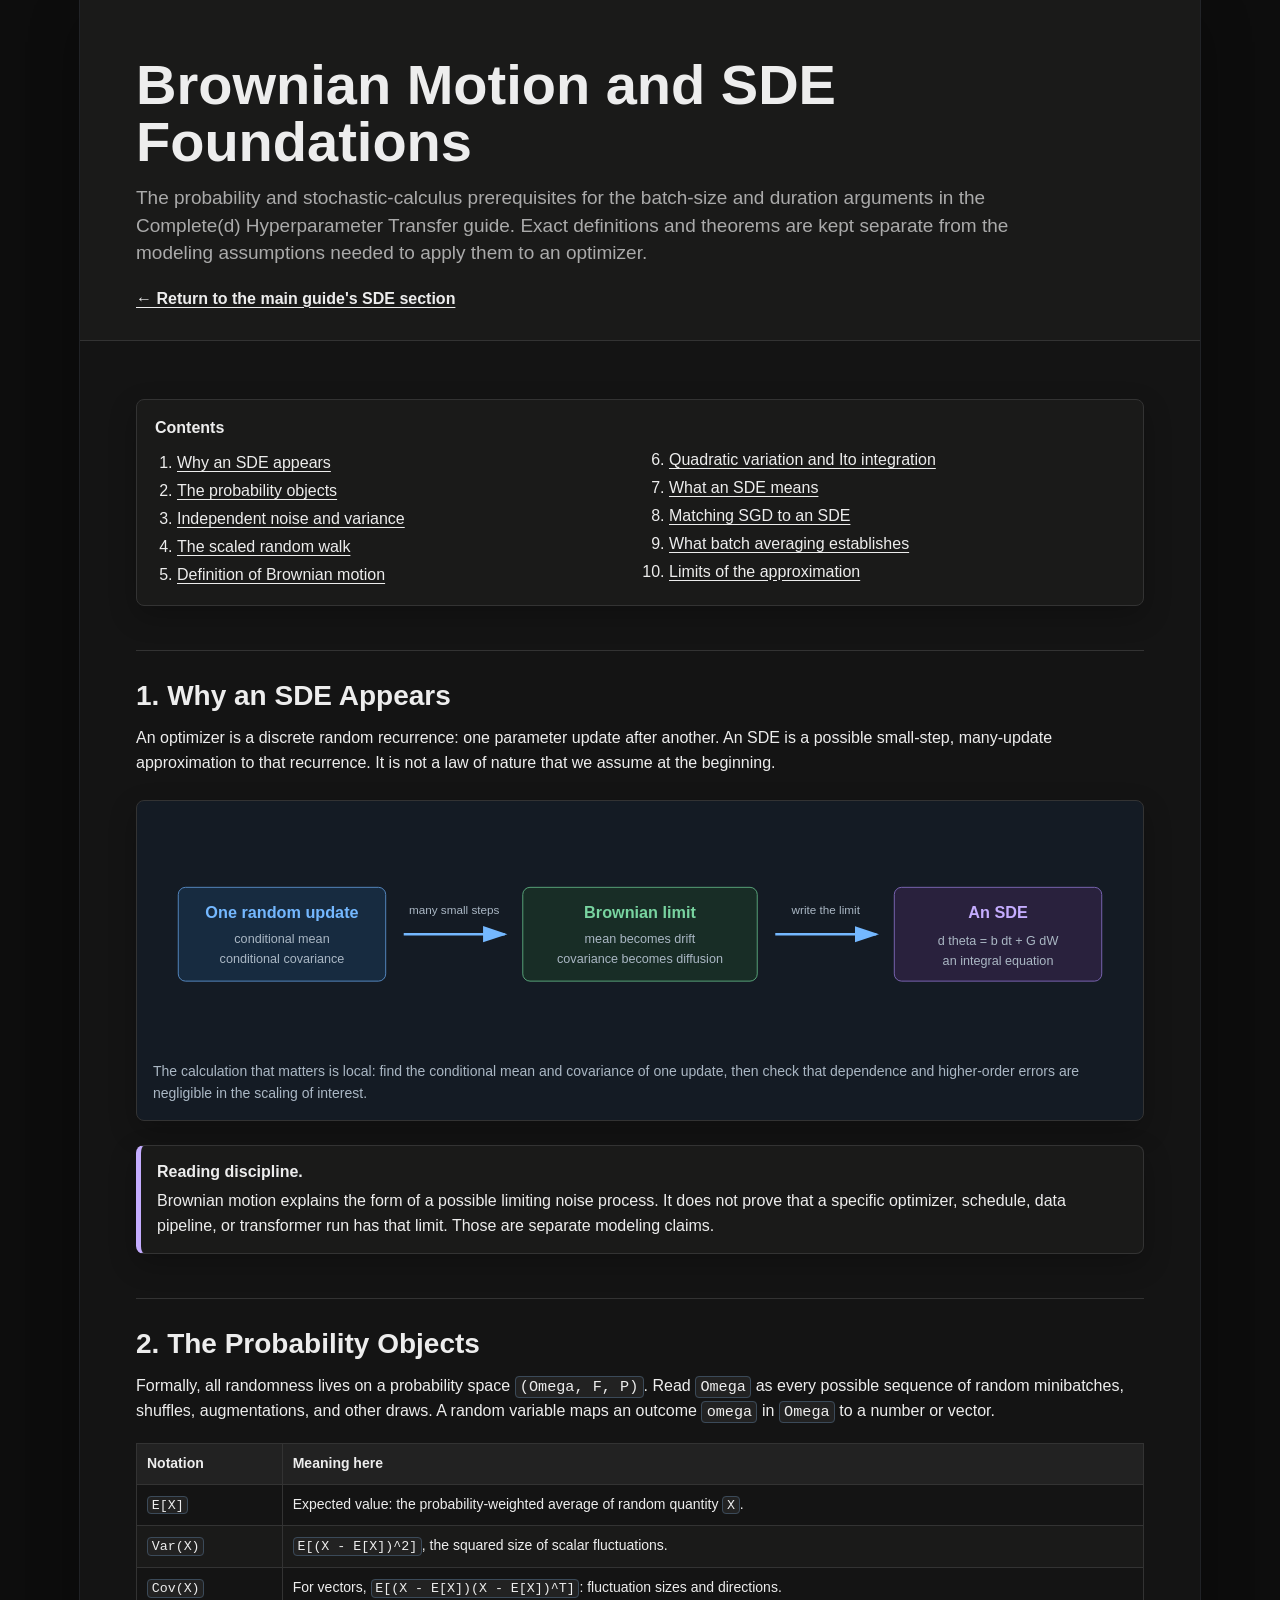
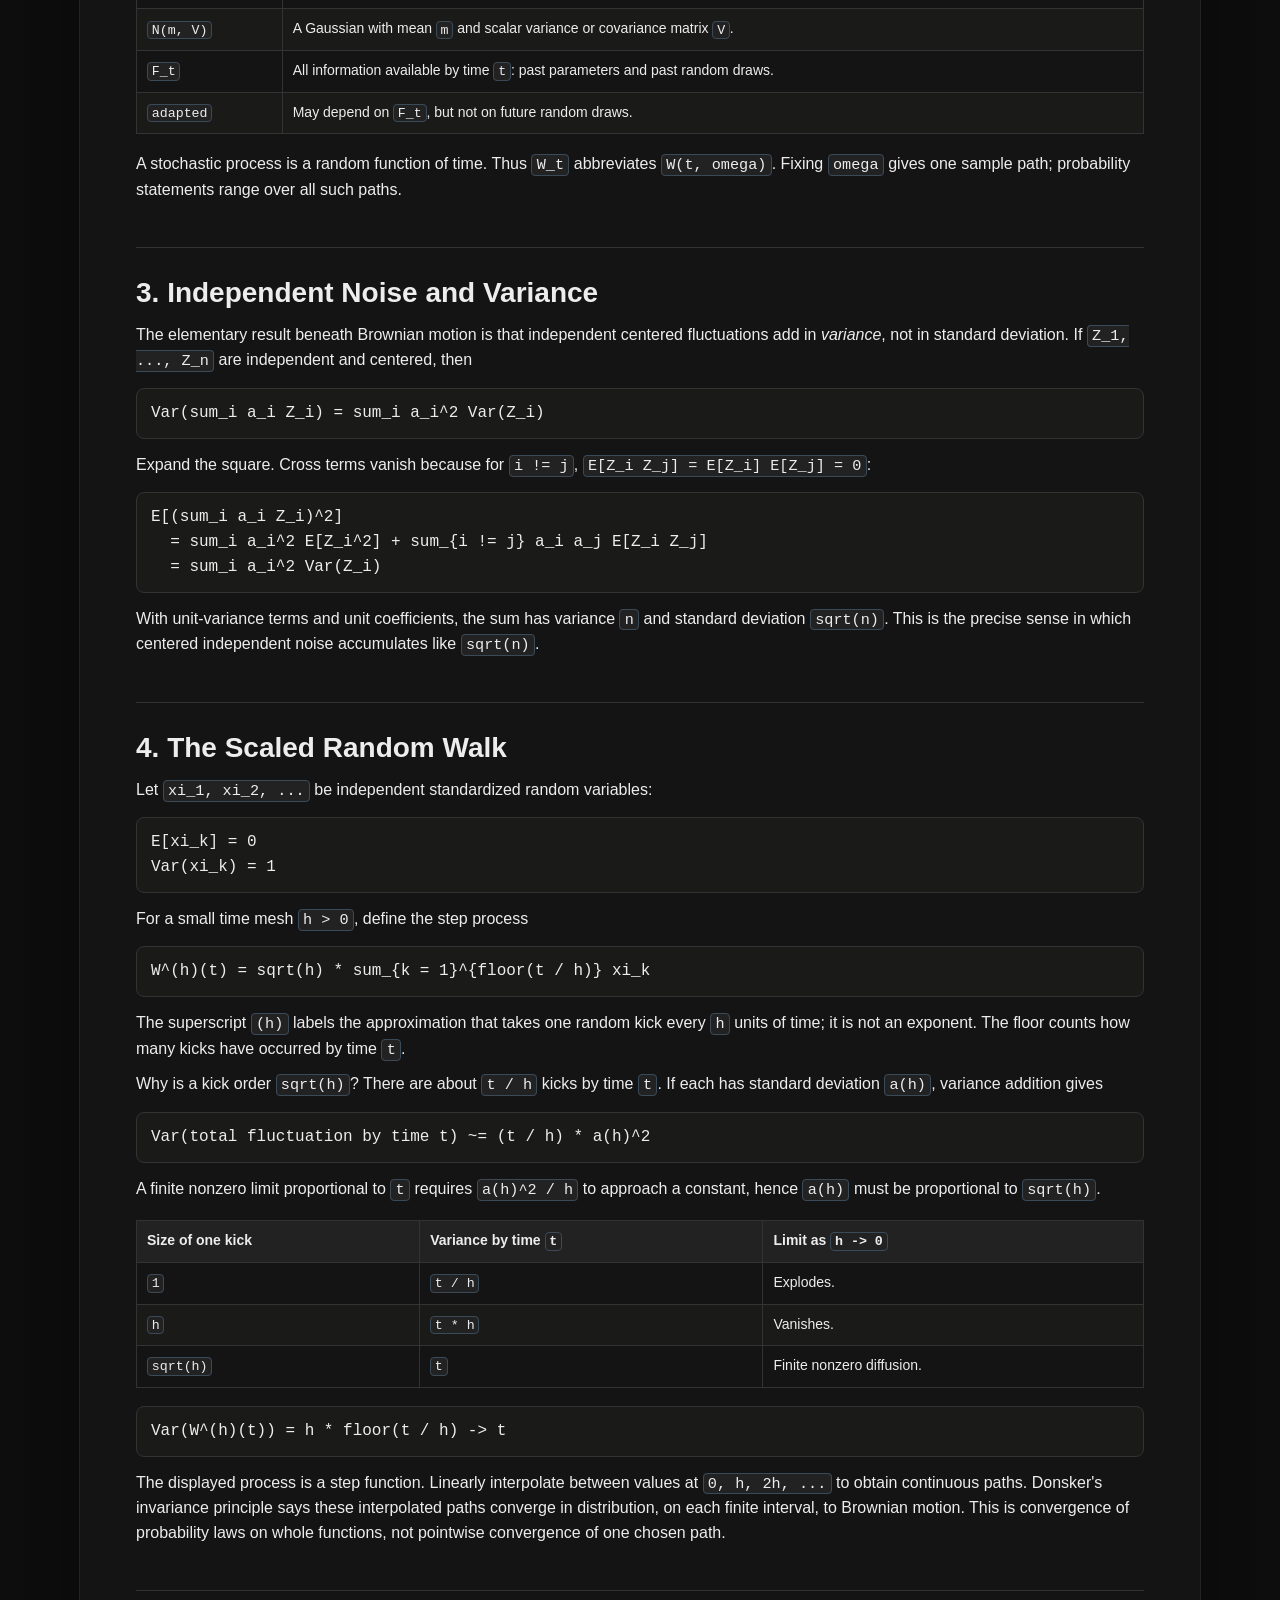
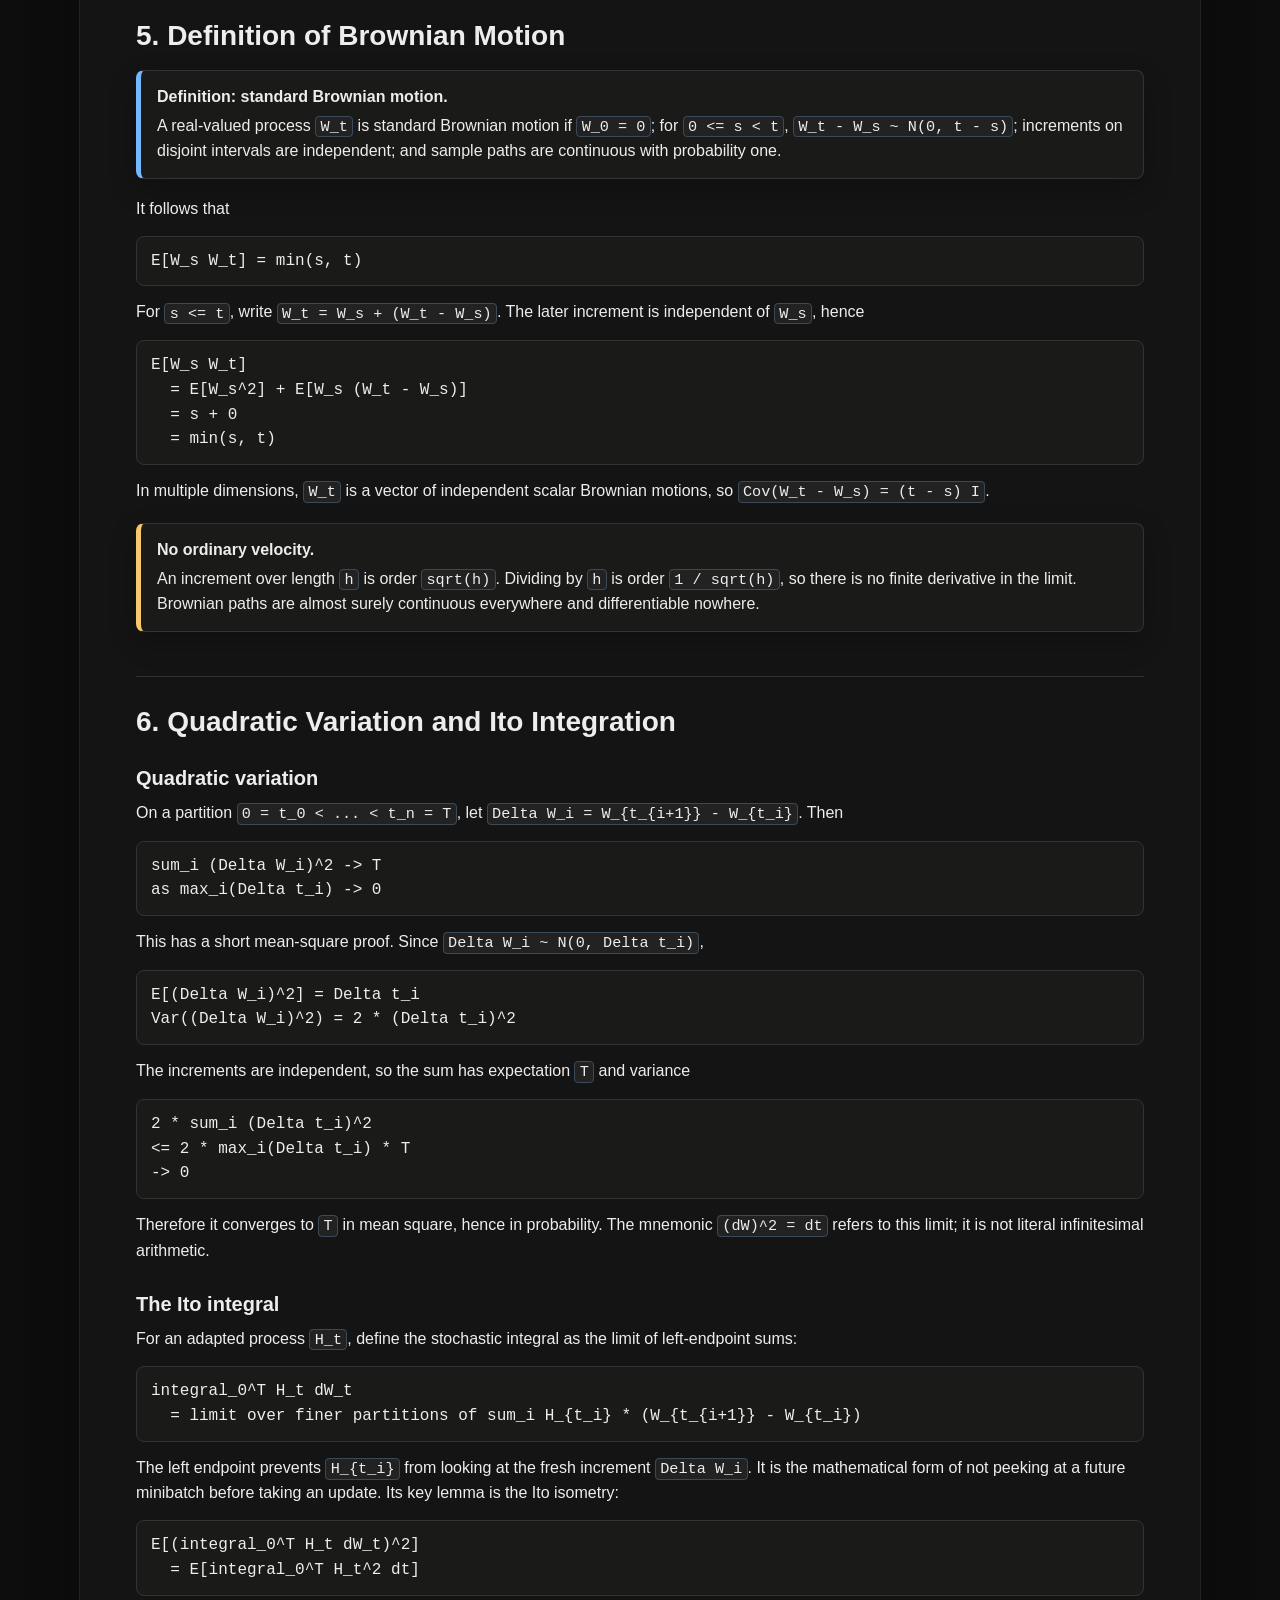
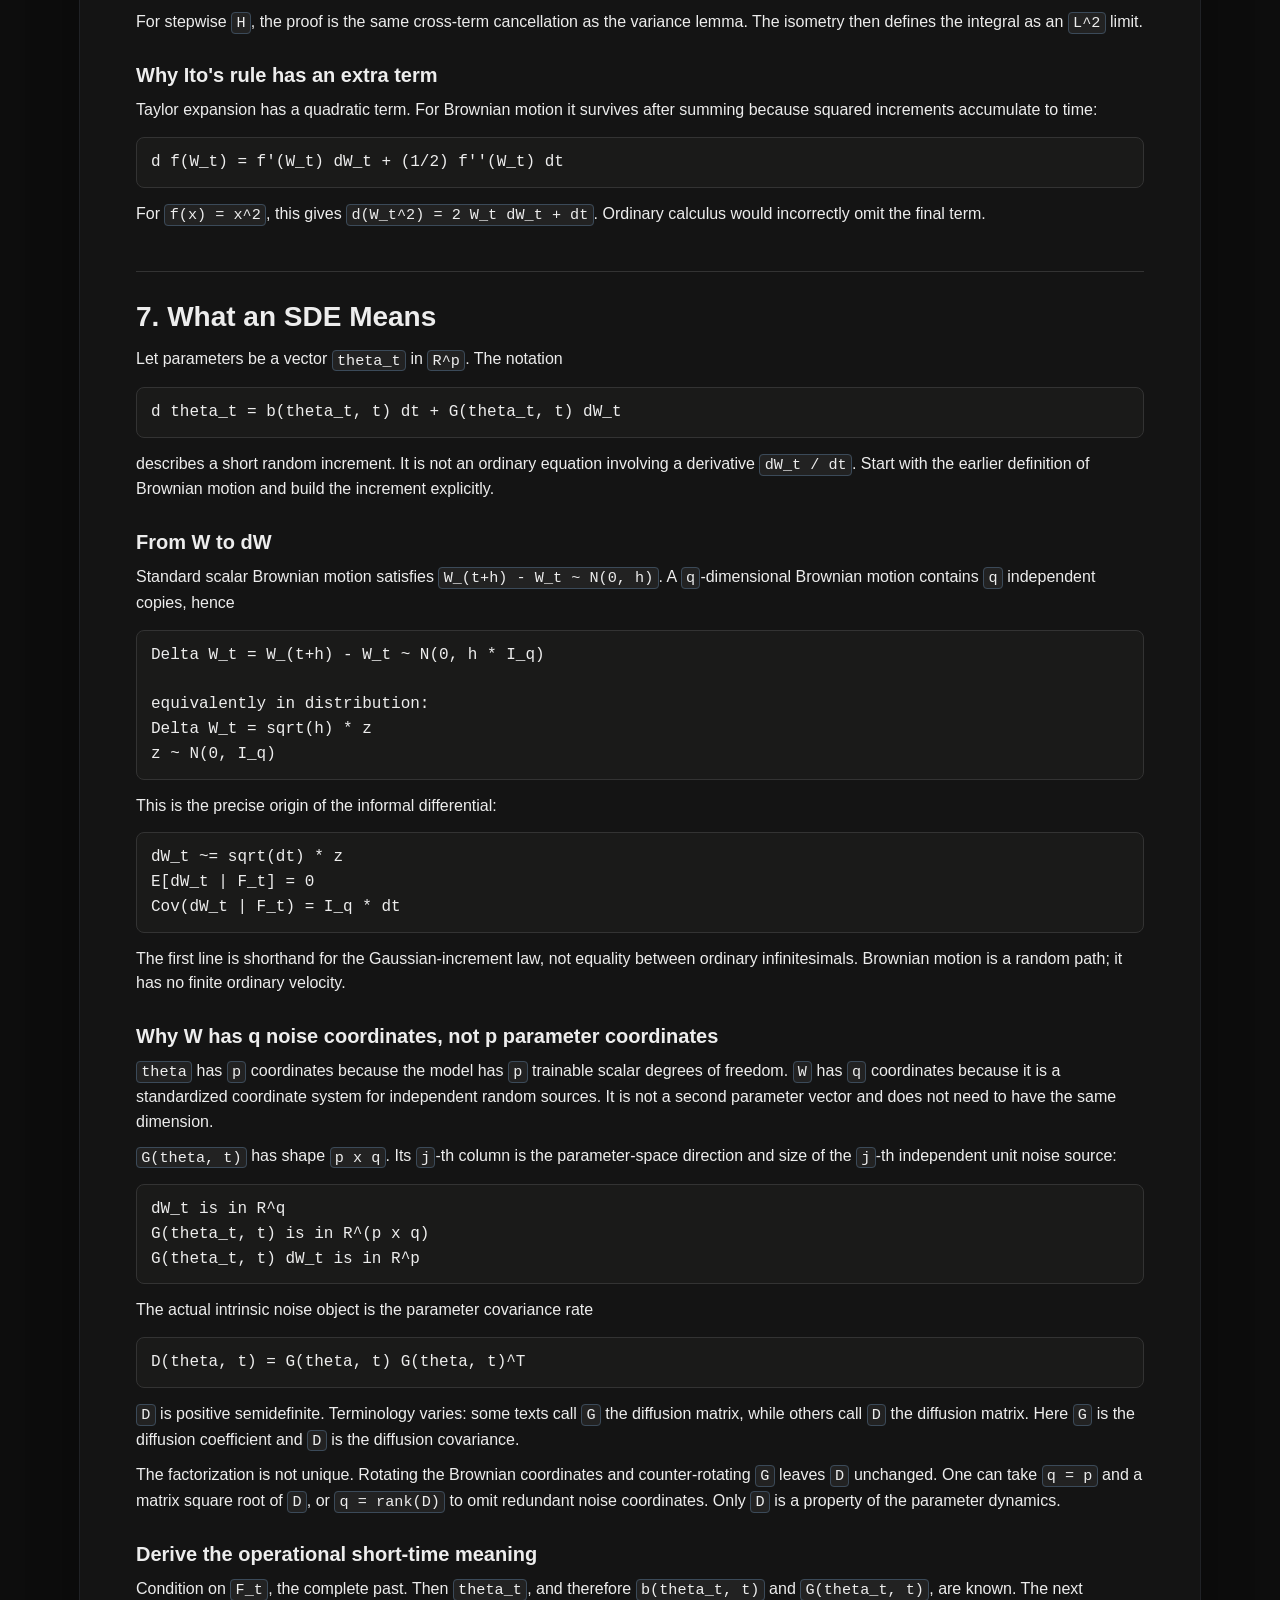
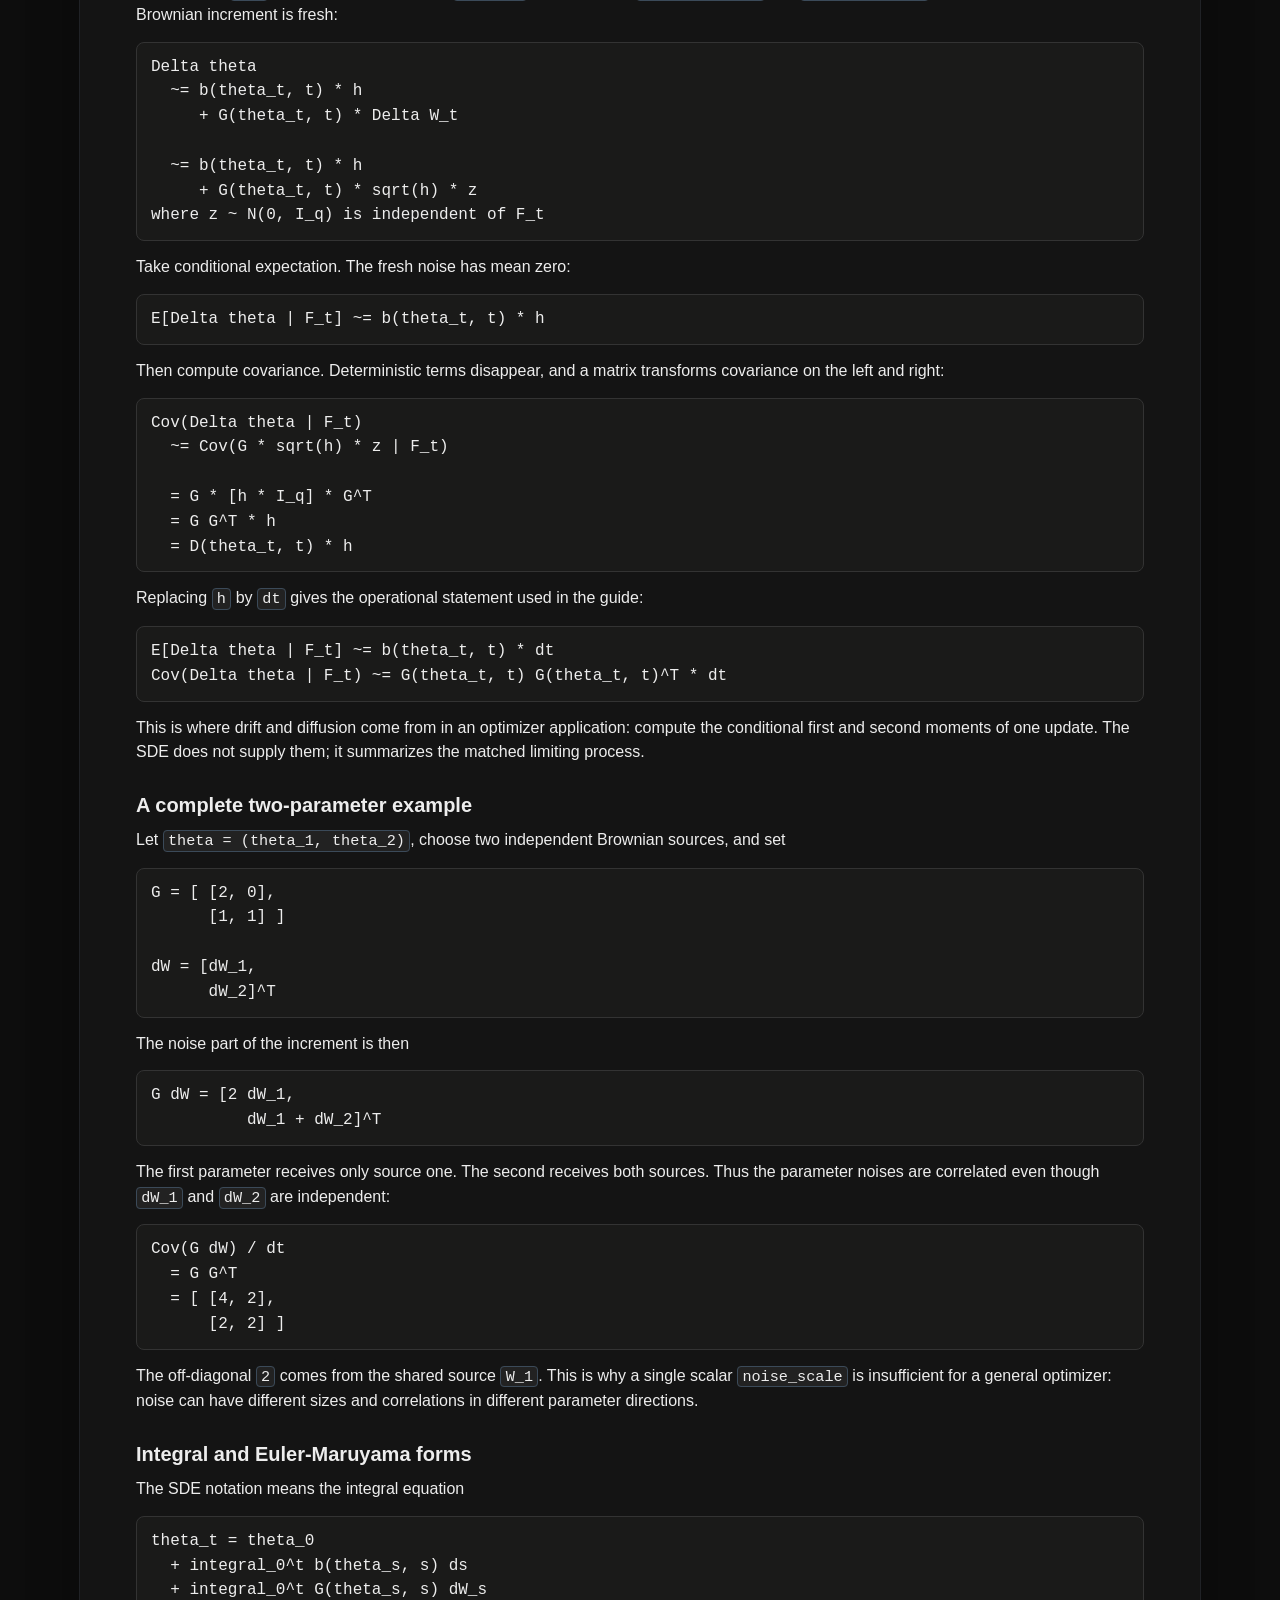
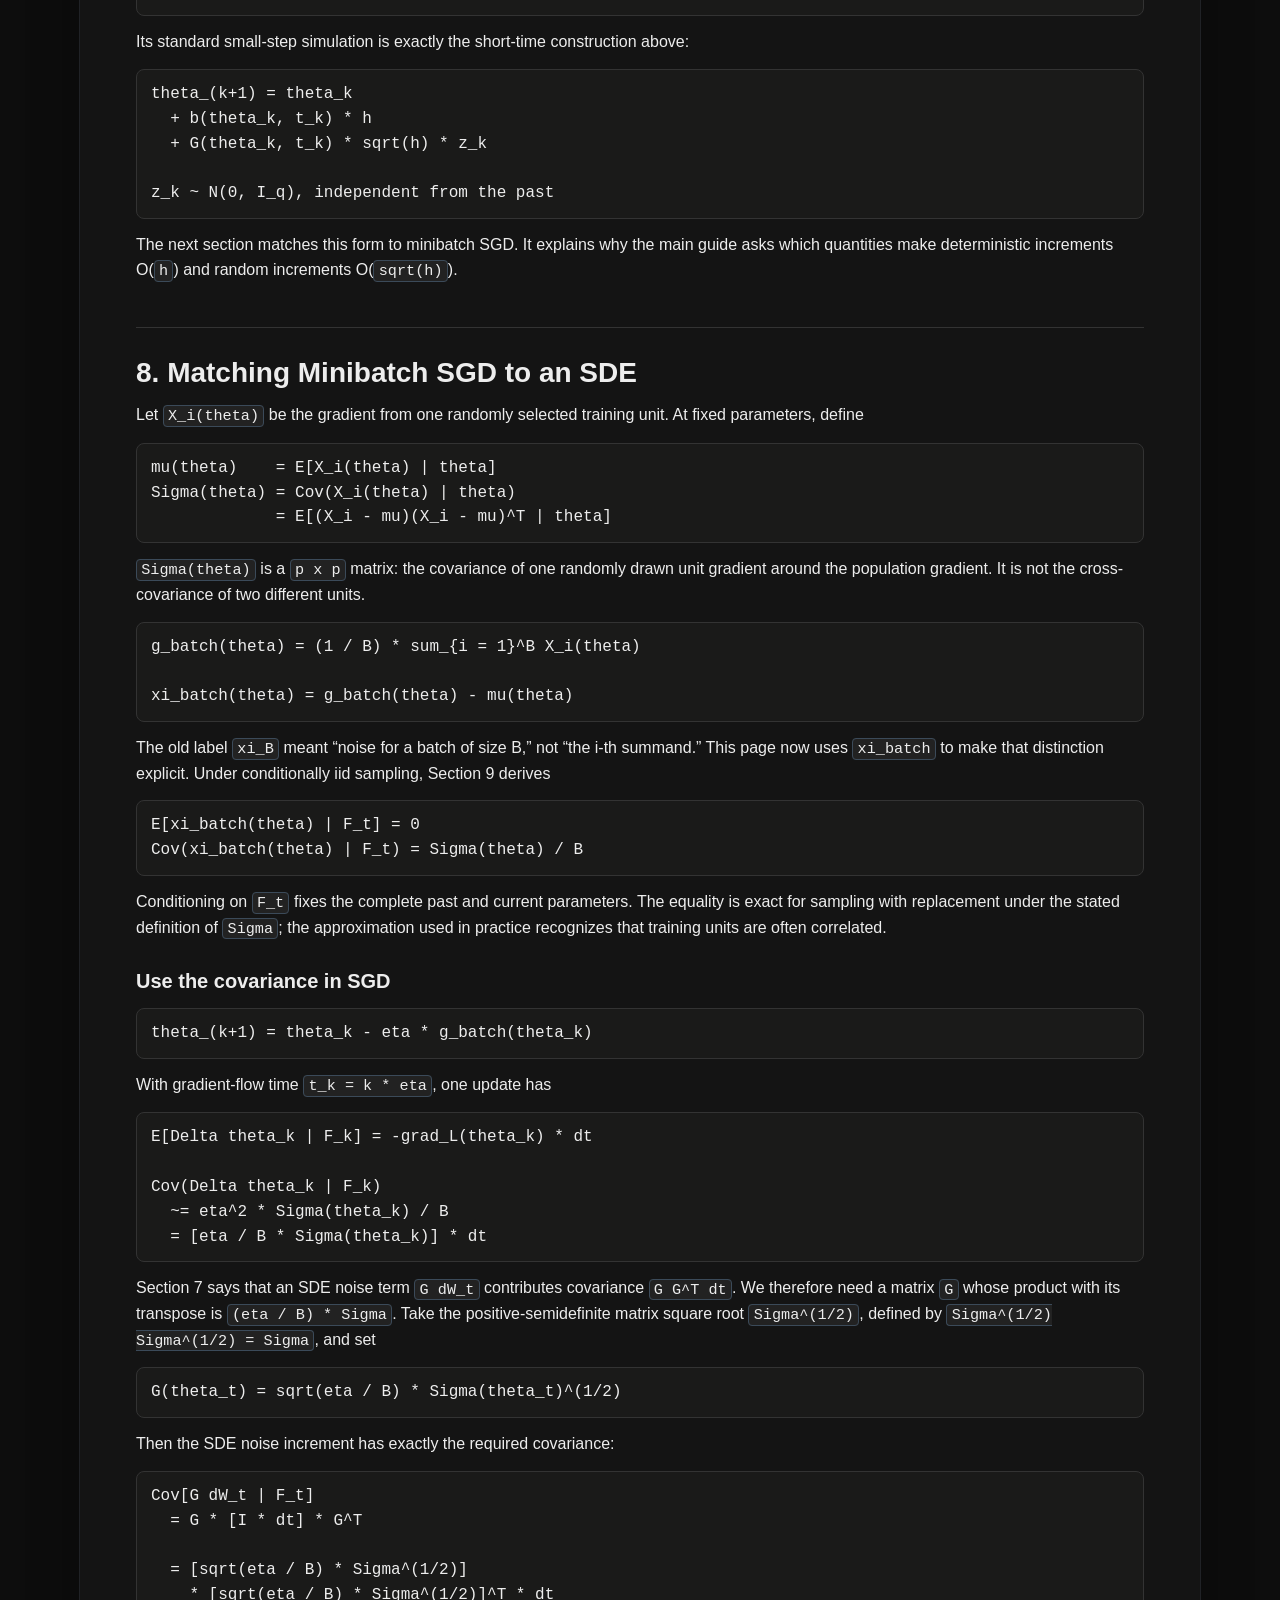
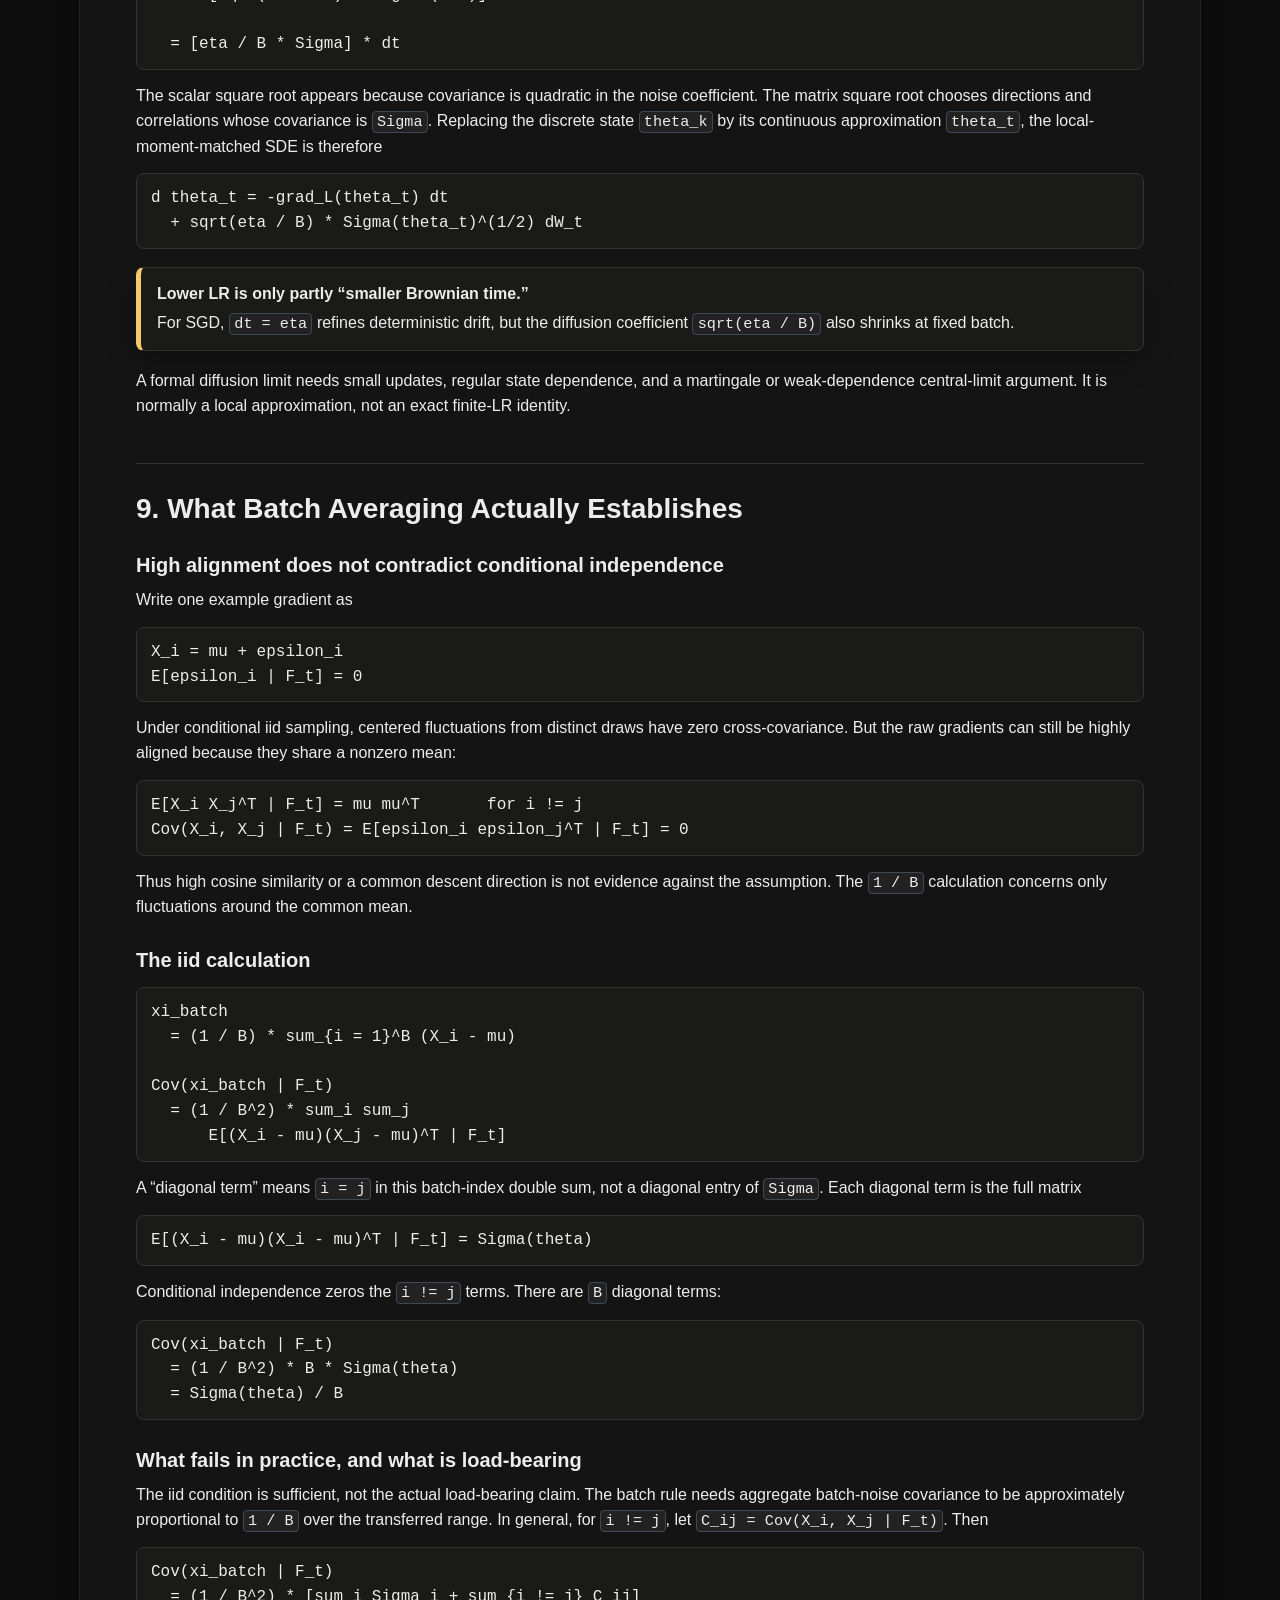
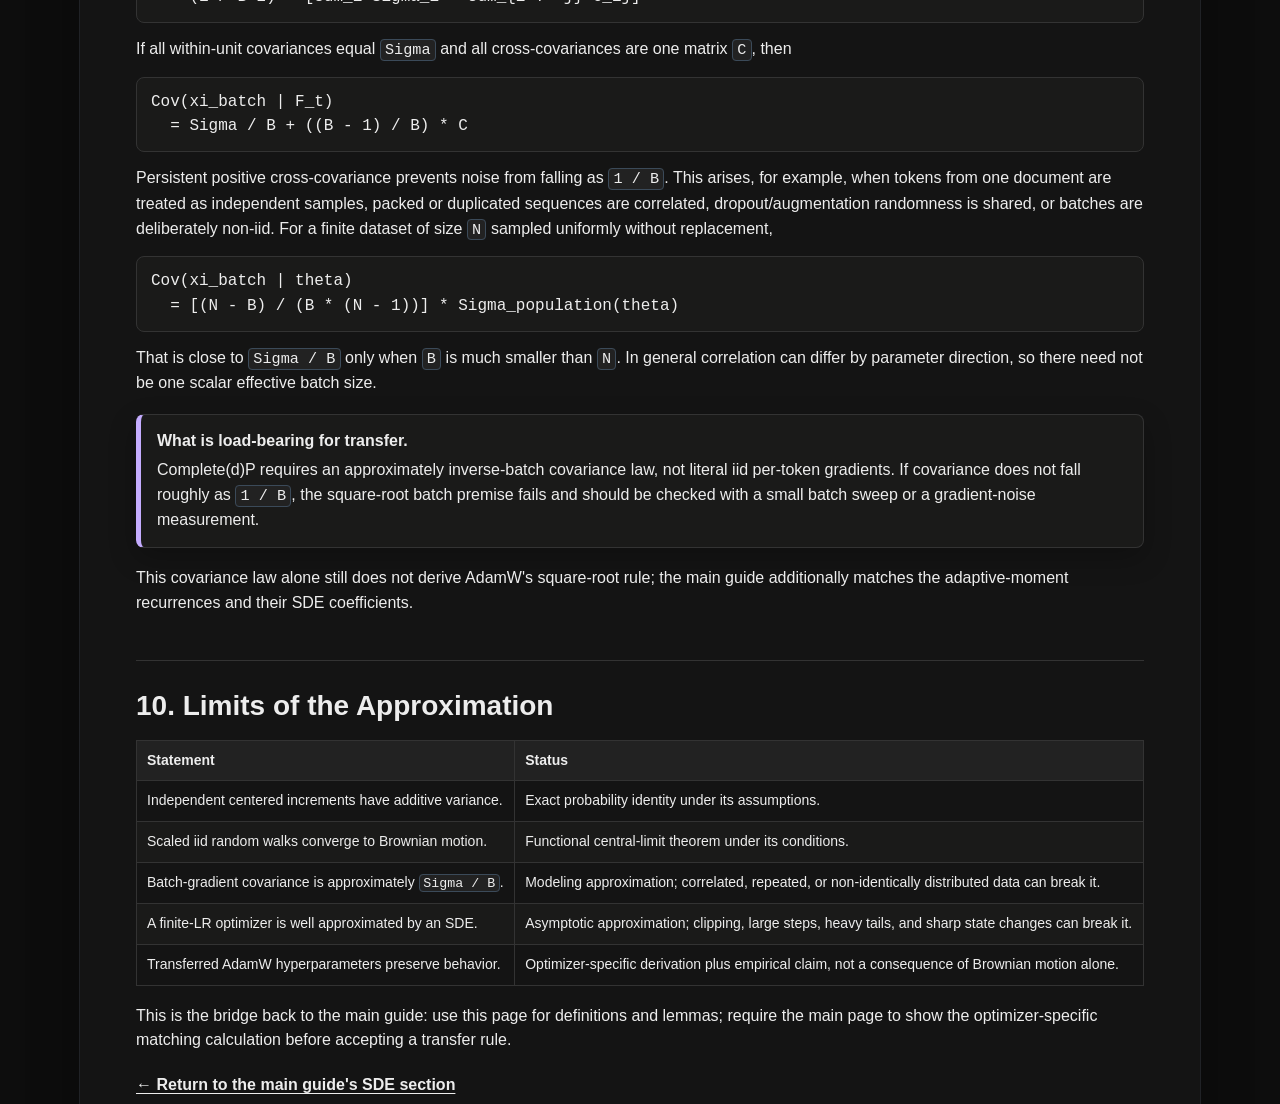
<file: posts/nn_parameterization/brownian_motion_sde_foundations.html>
<!DOCTYPE html>

<html lang="en" class="guide_page">
<head>
<meta charset="utf-8"/>
<meta content="width=device-width, initial-scale=1" name="viewport"/>
<title>Brownian Motion and SDE Foundations</title>
<style>
    :root {
      --ink: #e5edf5; --muted: #aab7c4; --line: #344250; --soft: #1b2530;
      --paper: #141b24; --blue: #74b8ff; --green: #78d4a0; --amber: #f6c76b;
      --violet: #c5adff; --shadow: 0 10px 28px rgba(0, 0, 0, 0.24);
    }
    * { box-sizing: border-box; }
    body { margin: 0; color: var(--ink); background: #090d13; font: 16px/1.55 -apple-system, BlinkMacSystemFont, "Segoe UI", sans-serif; }
    main { max-width: 1120px; min-height: 100vh; margin: 0 auto; background: var(--paper); box-shadow: 0 0 0 1px rgba(148, 163, 184, 0.16), 0 18px 48px rgba(0, 0, 0, 0.32); }
    header { padding: 56px 56px 28px; border-bottom: 1px solid var(--line); background: #151f29; }
    article { padding: 32px 56px 64px; }
    h1 { margin: 0 0 14px; font-size: clamp(34px, 5vw, 56px); line-height: 1.02; letter-spacing: 0; }
    h2 { margin: 44px 0 14px; padding-top: 28px; border-top: 1px solid var(--line); font-size: 28px; line-height: 1.18; letter-spacing: 0; }
    h3 { margin: 28px 0 8px; font-size: 20px; line-height: 1.25; letter-spacing: 0; }
    p { margin: 10px 0; }
    a { color: var(--blue); }
    code { padding: 0.06em 0.28em; border: 1px solid #3b4a59; border-radius: 4px; background: var(--soft); font-family: ui-monospace, SFMono-Regular, Menlo, Consolas, monospace; font-size: 0.95em; }
    .subtitle { max-width: 900px; color: var(--muted); font-size: 19px; line-height: 1.45; }
    .back { margin: 20px 0 0; font-weight: 650; }
    .toc, .callout, figure { border: 1px solid var(--line); border-radius: 8px; box-shadow: var(--shadow); }
    .toc { margin: 26px 0 8px; padding: 16px 18px; background: var(--soft); }
    .toc strong { display: block; margin-bottom: 8px; }
    .toc ol { margin: 0; padding-left: 22px; columns: 2; column-gap: 36px; }
    .toc li { break-inside: avoid; margin: 3px 0; }
    .callout { margin: 18px 0; padding: 14px 16px; border-left-width: 5px; background: #151f29; }
    .callout strong:first-child { display: block; margin-bottom: 4px; }
    .definition { border-left-color: var(--blue); }
    .interpretation { border-left-color: var(--violet); }
    .caution { border-left-color: var(--amber); }
    .equation { margin: 14px 0; padding: 12px 14px; overflow-x: auto; border: 1px solid var(--line); border-radius: 8px; background: #111a23; font-family: ui-monospace, SFMono-Regular, Menlo, Consolas, monospace; white-space: pre; }
    table { width: 100%; margin: 18px 0; border-collapse: collapse; font-size: 14px; }
    th, td { padding: 9px 10px; border: 1px solid var(--line); vertical-align: top; text-align: left; }
    th { background: #1c2935; font-weight: 650; }
    tbody tr:nth-child(even) td { background: #16212b; }
    figure { margin: 24px 0; padding: 16px; background: #141b24; }
    figcaption, .small { margin-top: 10px; color: var(--muted); font-size: 14px; }
    svg { display: block; width: 100%; height: auto; }
    @media (max-width: 760px) {
      header { padding: 34px 22px 22px; }
      article { padding: 24px 22px 48px; }
      .toc ol { columns: 1; }
      table { font-size: 13px; }
      th, td { padding: 7px; }
    }
  </style>
<link rel="stylesheet" href="guide_theme.css?v=20261112">
<script src="../../assets/js/theme.js?v=20261112"></script>
</head>
<body>
<main>
<header>
<h1>Brownian Motion and SDE Foundations</h1>
<p class="subtitle">
      The probability and stochastic-calculus prerequisites for the batch-size and duration arguments in the
      Complete(d) Hyperparameter Transfer guide. Exact definitions and theorems are kept separate from the
      modeling assumptions needed to apply them to an optimizer.
    </p>
<p class="back"><a href="completed_hyperparameter_transfer_guide.html#sde">← Return to the main guide's SDE section</a></p>
</header>
<article>
<nav class="toc">
<strong>Contents</strong>
<ol>
<li><a href="#why">Why an SDE appears</a></li>
<li><a href="#probability">The probability objects</a></li>
<li><a href="#variance">Independent noise and variance</a></li>
<li><a href="#walk">The scaled random walk</a></li>
<li><a href="#brownian">Definition of Brownian motion</a></li>
<li><a href="#quadratic">Quadratic variation and Ito integration</a></li>
<li><a href="#sde">What an SDE means</a></li>
<li><a href="#sgd">Matching SGD to an SDE</a></li>
<li><a href="#batch">What batch averaging establishes</a></li>
<li><a href="#limits">Limits of the approximation</a></li>
</ol>
</nav>
<section id="why">
<h2>1. Why an SDE Appears</h2>
<p>
        An optimizer is a discrete random recurrence: one parameter update after another. An SDE is a possible
        small-step, many-update approximation to that recurrence. It is not a law of nature that we assume at
        the beginning.
      </p>
<figure>
<svg aria-label="From a discrete random update to an SDE" role="img" viewbox="0 0 1080 260">
<defs>
<marker id="arrow" markerheight="10" markerwidth="10" orient="auto" refx="8" refy="3">
<path d="M0,0 L0,6 L9,3 z" fill="#74b8ff"></path>
</marker>
</defs>
<rect fill="#172b40" height="104" rx="8" stroke="#5a8fca" width="230" x="28" y="78"></rect>
<text fill="#74b8ff" font-size="18" font-weight="700" text-anchor="middle" x="143" y="112">One random update</text>
<text fill="#aab7c4" font-size="14" text-anchor="middle" x="143" y="140">conditional mean</text>
<text fill="#aab7c4" font-size="14" text-anchor="middle" x="143" y="162">conditional covariance</text>
<line marker-end="url(#arrow)" stroke="#74b8ff" stroke-width="3" x1="278" x2="390" y1="130" y2="130"></line>
<text fill="#aab7c4" font-size="13" text-anchor="middle" x="334" y="108">many small steps</text>
<rect fill="#182d26" height="104" rx="8" stroke="#5eae80" width="260" x="410" y="78"></rect>
<text fill="#78d4a0" font-size="18" font-weight="700" text-anchor="middle" x="540" y="112">Brownian limit</text>
<text fill="#aab7c4" font-size="14" text-anchor="middle" x="540" y="140">mean becomes drift</text>
<text fill="#aab7c4" font-size="14" text-anchor="middle" x="540" y="162">covariance becomes diffusion</text>
<line marker-end="url(#arrow)" stroke="#74b8ff" stroke-width="3" x1="690" x2="802" y1="130" y2="130"></line>
<text fill="#aab7c4" font-size="13" text-anchor="middle" x="746" y="108">write the limit</text>
<rect fill="#29213d" height="104" rx="8" stroke="#806abb" width="230" x="822" y="78"></rect>
<text fill="#c5adff" font-size="18" font-weight="700" text-anchor="middle" x="937" y="112">An SDE</text>
<text fill="#aab7c4" font-size="14" text-anchor="middle" x="937" y="142">d theta = b dt + G dW</text>
<text fill="#aab7c4" font-size="14" text-anchor="middle" x="937" y="164">an integral equation</text>
</svg>
<figcaption>
          The calculation that matters is local: find the conditional mean and covariance of one update, then
          check that dependence and higher-order errors are negligible in the scaling of interest.
        </figcaption>
</figure>
<div class="callout interpretation">
<strong>Reading discipline.</strong>
        Brownian motion explains the form of a possible limiting noise process. It does not prove that a specific
        optimizer, schedule, data pipeline, or transformer run has that limit. Those are separate modeling claims.
      </div>
</section>
<section id="probability">
<h2>2. The Probability Objects</h2>
<p>
        Formally, all randomness lives on a probability space <code>(Omega, F, P)</code>. Read <code>Omega</code>
        as every possible sequence of random minibatches, shuffles, augmentations, and other draws. A random
        variable maps an outcome <code>omega</code> in <code>Omega</code> to a number or vector.
      </p>
<table>
<thead><tr><th>Notation</th><th>Meaning here</th></tr></thead>
<tbody>
<tr><td><code>E[X]</code></td><td>Expected value: the probability-weighted average of random quantity <code>X</code>.</td></tr>
<tr><td><code>Var(X)</code></td><td><code>E[(X - E[X])^2]</code>, the squared size of scalar fluctuations.</td></tr>
<tr><td><code>Cov(X)</code></td><td>For vectors, <code>E[(X - E[X])(X - E[X])^T]</code>: fluctuation sizes and directions.</td></tr>
<tr><td><code>N(m, V)</code></td><td>A Gaussian with mean <code>m</code> and scalar variance or covariance matrix <code>V</code>.</td></tr>
<tr><td><code>F_t</code></td><td>All information available by time <code>t</code>: past parameters and past random draws.</td></tr>
<tr><td><code>adapted</code></td><td>May depend on <code>F_t</code>, but not on future random draws.</td></tr>
</tbody>
</table>
<p>
        A stochastic process is a random function of time. Thus <code>W_t</code> abbreviates
        <code>W(t, omega)</code>. Fixing <code>omega</code> gives one sample path; probability statements range
        over all such paths.
      </p>
</section>
<section id="variance">
<h2>3. Independent Noise and Variance</h2>
<p>
        The elementary result beneath Brownian motion is that independent centered fluctuations add in
        <em>variance</em>, not in standard deviation. If <code>Z_1, ..., Z_n</code> are independent and centered,
        then
      </p>
<div class="equation">Var(sum_i a_i Z_i) = sum_i a_i^2 Var(Z_i)</div>
<p>
        Expand the square. Cross terms vanish because for <code>i != j</code>,
        <code>E[Z_i Z_j] = E[Z_i] E[Z_j] = 0</code>:
      </p>
<div class="equation">E[(sum_i a_i Z_i)^2]
  = sum_i a_i^2 E[Z_i^2] + sum_{i != j} a_i a_j E[Z_i Z_j]
  = sum_i a_i^2 Var(Z_i)</div>
<p>
        With unit-variance terms and unit coefficients, the sum has variance <code>n</code> and standard deviation
        <code>sqrt(n)</code>. This is the precise sense in which centered independent noise accumulates like
        <code>sqrt(n)</code>.
      </p>
</section>
<section id="walk">
<h2>4. The Scaled Random Walk</h2>
<p>Let <code>xi_1, xi_2, ...</code> be independent standardized random variables:</p>
<div class="equation">E[xi_k] = 0
Var(xi_k) = 1</div>
<p>For a small time mesh <code>h &gt; 0</code>, define the step process</p>
<div class="equation">W^(h)(t) = sqrt(h) * sum_{k = 1}^{floor(t / h)} xi_k</div>
<p>
        The superscript <code>(h)</code> labels the approximation that takes one random kick every <code>h</code>
        units of time; it is not an exponent. The floor counts how many kicks have occurred by time <code>t</code>.
      </p>
<p>
        Why is a kick order <code>sqrt(h)</code>? There are about <code>t / h</code> kicks by time <code>t</code>.
        If each has standard deviation <code>a(h)</code>, variance addition gives
      </p>
<div class="equation">Var(total fluctuation by time t) ~= (t / h) * a(h)^2</div>
<p>
        A finite nonzero limit proportional to <code>t</code> requires <code>a(h)^2 / h</code> to approach a
        constant, hence <code>a(h)</code> must be proportional to <code>sqrt(h)</code>.
      </p>
<table>
<thead><tr><th>Size of one kick</th><th>Variance by time <code>t</code></th><th>Limit as <code>h -&gt; 0</code></th></tr></thead>
<tbody>
<tr><td><code>1</code></td><td><code>t / h</code></td><td>Explodes.</td></tr>
<tr><td><code>h</code></td><td><code>t * h</code></td><td>Vanishes.</td></tr>
<tr><td><code>sqrt(h)</code></td><td><code>t</code></td><td>Finite nonzero diffusion.</td></tr>
</tbody>
</table>
<div class="equation">Var(W^(h)(t)) = h * floor(t / h) -&gt; t</div>
<p>
        The displayed process is a step function. Linearly interpolate between values at
        <code>0, h, 2h, ...</code> to obtain continuous paths. Donsker's invariance principle says these
        interpolated paths converge in distribution, on each finite interval, to Brownian motion. This is
        convergence of probability laws on whole functions, not pointwise convergence of one chosen path.
      </p>
</section>
<section id="brownian">
<h2>5. Definition of Brownian Motion</h2>
<div class="callout definition">
<strong>Definition: standard Brownian motion.</strong>
        A real-valued process <code>W_t</code> is standard Brownian motion if <code>W_0 = 0</code>; for
        <code>0 &lt;= s &lt; t</code>, <code>W_t - W_s ~ N(0, t - s)</code>; increments on disjoint intervals are
        independent; and sample paths are continuous with probability one.
      </div>
<p>It follows that</p>
<div class="equation">E[W_s W_t] = min(s, t)</div>
<p>
        For <code>s &lt;= t</code>, write <code>W_t = W_s + (W_t - W_s)</code>. The later increment is independent
        of <code>W_s</code>, hence
      </p>
<div class="equation">E[W_s W_t]
  = E[W_s^2] + E[W_s (W_t - W_s)]
  = s + 0
  = min(s, t)</div>
<p>
        In multiple dimensions, <code>W_t</code> is a vector of independent scalar Brownian motions, so
        <code>Cov(W_t - W_s) = (t - s) I</code>.
      </p>
<div class="callout caution">
<strong>No ordinary velocity.</strong>
        An increment over length <code>h</code> is order <code>sqrt(h)</code>. Dividing by <code>h</code> is order
        <code>1 / sqrt(h)</code>, so there is no finite derivative in the limit. Brownian paths are almost surely
        continuous everywhere and differentiable nowhere.
      </div>
</section>
<section id="quadratic">
<h2>6. Quadratic Variation and Ito Integration</h2>
<h3>Quadratic variation</h3>
<p>
        On a partition <code>0 = t_0 &lt; ... &lt; t_n = T</code>, let
        <code>Delta W_i = W_{t_{i+1}} - W_{t_i}</code>. Then
      </p>
<div class="equation">sum_i (Delta W_i)^2 -&gt; T
as max_i(Delta t_i) -&gt; 0</div>
<p>
        This has a short mean-square proof. Since <code>Delta W_i ~ N(0, Delta t_i)</code>,
      </p>
<div class="equation">E[(Delta W_i)^2] = Delta t_i
Var((Delta W_i)^2) = 2 * (Delta t_i)^2</div>
<p>The increments are independent, so the sum has expectation <code>T</code> and variance</p>
<div class="equation">2 * sum_i (Delta t_i)^2
&lt;= 2 * max_i(Delta t_i) * T
-&gt; 0</div>
<p>
        Therefore it converges to <code>T</code> in mean square, hence in probability. The mnemonic
        <code>(dW)^2 = dt</code> refers to this limit; it is not literal infinitesimal arithmetic.
      </p>
<h3>The Ito integral</h3>
<p>
        For an adapted process <code>H_t</code>, define the stochastic integral as the limit of left-endpoint sums:
      </p>
<div class="equation">integral_0^T H_t dW_t
  = limit over finer partitions of sum_i H_{t_i} * (W_{t_{i+1}} - W_{t_i})</div>
<p>
        The left endpoint prevents <code>H_{t_i}</code> from looking at the fresh increment
        <code>Delta W_i</code>. It is the mathematical form of not peeking at a future minibatch before taking an
        update. Its key lemma is the Ito isometry:
      </p>
<div class="equation">E[(integral_0^T H_t dW_t)^2]
  = E[integral_0^T H_t^2 dt]</div>
<p>
        For stepwise <code>H</code>, the proof is the same cross-term cancellation as the variance lemma. The
        isometry then defines the integral as an <code>L^2</code> limit.
      </p>
<h3>Why Ito's rule has an extra term</h3>
<p>
        Taylor expansion has a quadratic term. For Brownian motion it survives after summing because squared
        increments accumulate to time:
      </p>
<div class="equation">d f(W_t) = f'(W_t) dW_t + (1/2) f''(W_t) dt</div>
<p>
        For <code>f(x) = x^2</code>, this gives <code>d(W_t^2) = 2 W_t dW_t + dt</code>. Ordinary calculus would
        incorrectly omit the final term.
      </p>
</section>
<section id="sde">
<h2>7. What an SDE Means</h2>
<p>
        Let parameters be a vector <code>theta_t</code> in <code>R^p</code>. The notation
      </p>
<div class="equation">d theta_t = b(theta_t, t) dt + G(theta_t, t) dW_t</div>
<p>
        describes a short random increment. It is not an ordinary equation involving a derivative
        <code>dW_t / dt</code>. Start with the earlier definition of Brownian motion and build the increment
        explicitly.
      </p>
<h3>From W to dW</h3>
<p>
        Standard scalar Brownian motion satisfies <code>W_(t+h) - W_t ~ N(0, h)</code>. A
        <code>q</code>-dimensional Brownian motion contains <code>q</code> independent copies, hence
      </p>
<div class="equation">Delta W_t = W_(t+h) - W_t ~ N(0, h * I_q)

equivalently in distribution:
Delta W_t = sqrt(h) * z
z ~ N(0, I_q)</div>
<p>
        This is the precise origin of the informal differential:
      </p>
<div class="equation">dW_t ~= sqrt(dt) * z
E[dW_t | F_t] = 0
Cov(dW_t | F_t) = I_q * dt</div>
<p>
        The first line is shorthand for the Gaussian-increment law, not equality between ordinary infinitesimals.
        Brownian motion is a random path; it has no finite ordinary velocity.
      </p>
<h3>Why W has q noise coordinates, not p parameter coordinates</h3>
<p>
<code>theta</code> has <code>p</code> coordinates because the model has <code>p</code> trainable scalar
        degrees of freedom. <code>W</code> has <code>q</code> coordinates because it is a standardized coordinate
        system for independent random sources. It is not a second parameter vector and does not need to have the
        same dimension.
      </p>
<p>
<code>G(theta, t)</code> has shape <code>p x q</code>. Its <code>j</code>-th column is the parameter-space
        direction and size of the <code>j</code>-th independent unit noise source:
      </p>
<div class="equation">dW_t is in R^q
G(theta_t, t) is in R^(p x q)
G(theta_t, t) dW_t is in R^p</div>
<p>
        The actual intrinsic noise object is the parameter covariance rate
      </p>
<div class="equation">D(theta, t) = G(theta, t) G(theta, t)^T</div>
<p>
<code>D</code> is positive semidefinite. Terminology varies: some texts call <code>G</code> the diffusion
        matrix, while others call <code>D</code> the diffusion matrix. Here <code>G</code> is the diffusion
        coefficient and <code>D</code> is the diffusion covariance.
      </p>
<p>
        The factorization is not unique. Rotating the Brownian coordinates and counter-rotating <code>G</code>
        leaves <code>D</code> unchanged. One can take <code>q = p</code> and a matrix square root of <code>D</code>,
        or <code>q = rank(D)</code> to omit redundant noise coordinates. Only <code>D</code> is a property of the
        parameter dynamics.
      </p>
<h3>Derive the operational short-time meaning</h3>
<p>
        Condition on <code>F_t</code>, the complete past. Then <code>theta_t</code>, and therefore
        <code>b(theta_t, t)</code> and <code>G(theta_t, t)</code>, are known. The next Brownian increment is fresh:
      </p>
<div class="equation">Delta theta
  ~= b(theta_t, t) * h
     + G(theta_t, t) * Delta W_t

  ~= b(theta_t, t) * h
     + G(theta_t, t) * sqrt(h) * z
where z ~ N(0, I_q) is independent of F_t</div>
<p>
        Take conditional expectation. The fresh noise has mean zero:
      </p>
<div class="equation">E[Delta theta | F_t] ~= b(theta_t, t) * h</div>
<p>
        Then compute covariance. Deterministic terms disappear, and a matrix transforms covariance on the left and
        right:
      </p>
<div class="equation">Cov(Delta theta | F_t)
  ~= Cov(G * sqrt(h) * z | F_t)

  = G * [h * I_q] * G^T
  = G G^T * h
  = D(theta_t, t) * h</div>
<p>
        Replacing <code>h</code> by <code>dt</code> gives the operational statement used in the guide:
      </p>
<div class="equation">E[Delta theta | F_t] ~= b(theta_t, t) * dt
Cov(Delta theta | F_t) ~= G(theta_t, t) G(theta_t, t)^T * dt</div>
<p>
        This is where drift and diffusion come from in an optimizer application: compute the conditional first and
        second moments of one update. The SDE does not supply them; it summarizes the matched limiting process.
      </p>
<h3>A complete two-parameter example</h3>
<p>
        Let <code>theta = (theta_1, theta_2)</code>, choose two independent Brownian sources, and set
      </p>
<div class="equation">G = [ [2, 0],
      [1, 1] ]

dW = [dW_1,
      dW_2]^T</div>
<p>The noise part of the increment is then</p>
<div class="equation">G dW = [2 dW_1,
          dW_1 + dW_2]^T</div>
<p>
        The first parameter receives only source one. The second receives both sources. Thus the parameter noises
        are correlated even though <code>dW_1</code> and <code>dW_2</code> are independent:
      </p>
<div class="equation">Cov(G dW) / dt
  = G G^T
  = [ [4, 2],
      [2, 2] ]</div>
<p>
        The off-diagonal <code>2</code> comes from the shared source <code>W_1</code>. This is why a single scalar
        <code>noise_scale</code> is insufficient for a general optimizer: noise can have different sizes and
        correlations in different parameter directions.
      </p>
<h3>Integral and Euler-Maruyama forms</h3>
<p>The SDE notation means the integral equation</p>
<div class="equation">theta_t = theta_0
  + integral_0^t b(theta_s, s) ds
  + integral_0^t G(theta_s, s) dW_s</div>
<p>Its standard small-step simulation is exactly the short-time construction above:</p>
<div class="equation">theta_(k+1) = theta_k
  + b(theta_k, t_k) * h
  + G(theta_k, t_k) * sqrt(h) * z_k

z_k ~ N(0, I_q), independent from the past</div>
<p>
        The next section matches this form to minibatch SGD. It explains why the main guide asks which quantities
        make deterministic increments O(<code>h</code>) and random increments O(<code>sqrt(h)</code>).
      </p>
</section>
<section id="sgd">
<h2>8. Matching Minibatch SGD to an SDE</h2>
<p>
        Let <code>X_i(theta)</code> be the gradient from one randomly selected training unit. At fixed parameters,
        define
      </p>
<div class="equation">mu(theta)    = E[X_i(theta) | theta]
Sigma(theta) = Cov(X_i(theta) | theta)
             = E[(X_i - mu)(X_i - mu)^T | theta]</div>
<p>
<code>Sigma(theta)</code> is a <code>p x p</code> matrix: the covariance of one randomly drawn unit
        gradient around the population gradient. It is not the cross-covariance of two different units.
      </p>
<div class="equation">g_batch(theta) = (1 / B) * sum_{i = 1}^B X_i(theta)

xi_batch(theta) = g_batch(theta) - mu(theta)</div>
<p>
        The old label <code>xi_B</code> meant “noise for a batch of size B,” not “the i-th summand.” This page now
        uses <code>xi_batch</code> to make that distinction explicit. Under conditionally iid sampling, Section 9
        derives
      </p>
<div class="equation">E[xi_batch(theta) | F_t] = 0
Cov(xi_batch(theta) | F_t) = Sigma(theta) / B</div>
<p>
        Conditioning on <code>F_t</code> fixes the complete past and current parameters. The equality is exact for
        sampling with replacement under the stated definition of <code>Sigma</code>; the approximation used in
        practice recognizes that training units are often correlated.
      </p>
<h3>Use the covariance in SGD</h3>
<div class="equation">theta_(k+1) = theta_k - eta * g_batch(theta_k)</div>
<p>With gradient-flow time <code>t_k = k * eta</code>, one update has</p>
<div class="equation">E[Delta theta_k | F_k] = -grad_L(theta_k) * dt

Cov(Delta theta_k | F_k)
  ~= eta^2 * Sigma(theta_k) / B
  = [eta / B * Sigma(theta_k)] * dt</div>
<p>
        Section 7 says that an SDE noise term <code>G dW_t</code> contributes covariance
        <code>G G^T dt</code>. We therefore need a matrix <code>G</code> whose product with its transpose is
        <code>(eta / B) * Sigma</code>. Take the positive-semidefinite matrix square root
        <code>Sigma^(1/2)</code>, defined by <code>Sigma^(1/2) Sigma^(1/2) = Sigma</code>, and set
      </p>
<div class="equation">G(theta_t) = sqrt(eta / B) * Sigma(theta_t)^(1/2)</div>
<p>
        Then the SDE noise increment has exactly the required covariance:
      </p>
<div class="equation">Cov[G dW_t | F_t]
  = G * [I * dt] * G^T

  = [sqrt(eta / B) * Sigma^(1/2)]
    * [sqrt(eta / B) * Sigma^(1/2)]^T * dt

  = [eta / B * Sigma] * dt</div>
<p>
        The scalar square root appears because covariance is quadratic in the noise coefficient. The matrix square
        root chooses directions and correlations whose covariance is <code>Sigma</code>. Replacing the discrete
        state <code>theta_k</code> by its continuous approximation <code>theta_t</code>, the local-moment-matched
        SDE is therefore
      </p>
<div class="equation">d theta_t = -grad_L(theta_t) dt
  + sqrt(eta / B) * Sigma(theta_t)^(1/2) dW_t</div>
<div class="callout caution">
<strong>Lower LR is only partly “smaller Brownian time.”</strong>
        For SGD, <code>dt = eta</code> refines deterministic drift, but the diffusion coefficient
        <code>sqrt(eta / B)</code> also shrinks at fixed batch.
      </div>
<p>
        A formal diffusion limit needs small updates, regular state dependence, and a martingale or weak-dependence
        central-limit argument. It is normally a local approximation, not an exact finite-LR identity.
      </p>
</section>
<section id="batch">
<h2>9. What Batch Averaging Actually Establishes</h2>
<h3>High alignment does not contradict conditional independence</h3>
<p>Write one example gradient as</p>
<div class="equation">X_i = mu + epsilon_i
E[epsilon_i | F_t] = 0</div>
<p>
        Under conditional iid sampling, centered fluctuations from distinct draws have zero cross-covariance. But
        the raw gradients can still be highly aligned because they share a nonzero mean:
      </p>
<div class="equation">E[X_i X_j^T | F_t] = mu mu^T       for i != j
Cov(X_i, X_j | F_t) = E[epsilon_i epsilon_j^T | F_t] = 0</div>
<p>
        Thus high cosine similarity or a common descent direction is not evidence against the assumption. The
        <code>1 / B</code> calculation concerns only fluctuations around the common mean.
      </p>
<h3>The iid calculation</h3>
<div class="equation">xi_batch
  = (1 / B) * sum_{i = 1}^B (X_i - mu)

Cov(xi_batch | F_t)
  = (1 / B^2) * sum_i sum_j
      E[(X_i - mu)(X_j - mu)^T | F_t]</div>
<p>
        A “diagonal term” means <code>i = j</code> in this batch-index double sum, not a diagonal entry of
        <code>Sigma</code>. Each diagonal term is the full matrix
      </p>
<div class="equation">E[(X_i - mu)(X_i - mu)^T | F_t] = Sigma(theta)</div>
<p>
        Conditional independence zeros the <code>i != j</code> terms. There are <code>B</code> diagonal terms:
      </p>
<div class="equation">Cov(xi_batch | F_t)
  = (1 / B^2) * B * Sigma(theta)
  = Sigma(theta) / B</div>
<h3>What fails in practice, and what is load-bearing</h3>
<p>
        The iid condition is sufficient, not the actual load-bearing claim. The batch rule needs aggregate
        batch-noise covariance to be approximately proportional to <code>1 / B</code> over the transferred range.
        In general, for <code>i != j</code>, let <code>C_ij = Cov(X_i, X_j | F_t)</code>. Then
      </p>
<div class="equation">Cov(xi_batch | F_t)
  = (1 / B^2) * [sum_i Sigma_i + sum_{i != j} C_ij]</div>
<p>
        If all within-unit covariances equal <code>Sigma</code> and all cross-covariances are one matrix
        <code>C</code>, then
      </p>
<div class="equation">Cov(xi_batch | F_t)
  = Sigma / B + ((B - 1) / B) * C</div>
<p>
        Persistent positive cross-covariance prevents noise from falling as <code>1 / B</code>. This arises, for
        example, when tokens from one document are treated as independent samples, packed or duplicated sequences
        are correlated, dropout/augmentation randomness is shared, or batches are deliberately non-iid. For a
        finite dataset of size <code>N</code> sampled uniformly without replacement,
      </p>
<div class="equation">Cov(xi_batch | theta)
  = [(N - B) / (B * (N - 1))] * Sigma_population(theta)</div>
<p>
        That is close to <code>Sigma / B</code> only when <code>B</code> is much smaller than <code>N</code>.
        In general correlation can differ by parameter direction, so there need not be one scalar effective batch
        size.
      </p>
<div class="callout interpretation">
<strong>What is load-bearing for transfer.</strong>
        Complete(d)P requires an approximately inverse-batch covariance law, not literal iid per-token gradients.
        If covariance does not fall roughly as <code>1 / B</code>, the square-root batch premise fails and should be
        checked with a small batch sweep or a gradient-noise measurement.
      </div>
<p>
        This covariance law alone still does not derive AdamW's square-root rule; the main guide additionally
        matches the adaptive-moment recurrences and their SDE coefficients.
      </p>
</section>
<section id="limits">
<h2>10. Limits of the Approximation</h2>
<table>
<thead><tr><th>Statement</th><th>Status</th></tr></thead>
<tbody>
<tr><td>Independent centered increments have additive variance.</td><td>Exact probability identity under its assumptions.</td></tr>
<tr><td>Scaled iid random walks converge to Brownian motion.</td><td>Functional central-limit theorem under its conditions.</td></tr>
<tr><td>Batch-gradient covariance is approximately <code>Sigma / B</code>.</td><td>Modeling approximation; correlated, repeated, or non-identically distributed data can break it.</td></tr>
<tr><td>A finite-LR optimizer is well approximated by an SDE.</td><td>Asymptotic approximation; clipping, large steps, heavy tails, and sharp state changes can break it.</td></tr>
<tr><td>Transferred AdamW hyperparameters preserve behavior.</td><td>Optimizer-specific derivation plus empirical claim, not a consequence of Brownian motion alone.</td></tr>
</tbody>
</table>
<p>
        This is the bridge back to the main guide: use this page for definitions and lemmas; require the main page
        to show the optimizer-specific matching calculation before accepting a transfer rule.
      </p>
<p class="back"><a href="completed_hyperparameter_transfer_guide.html#sde">← Return to the main guide's SDE section</a></p>
</section>
</article>
</main>
</body>
</html>
</file>
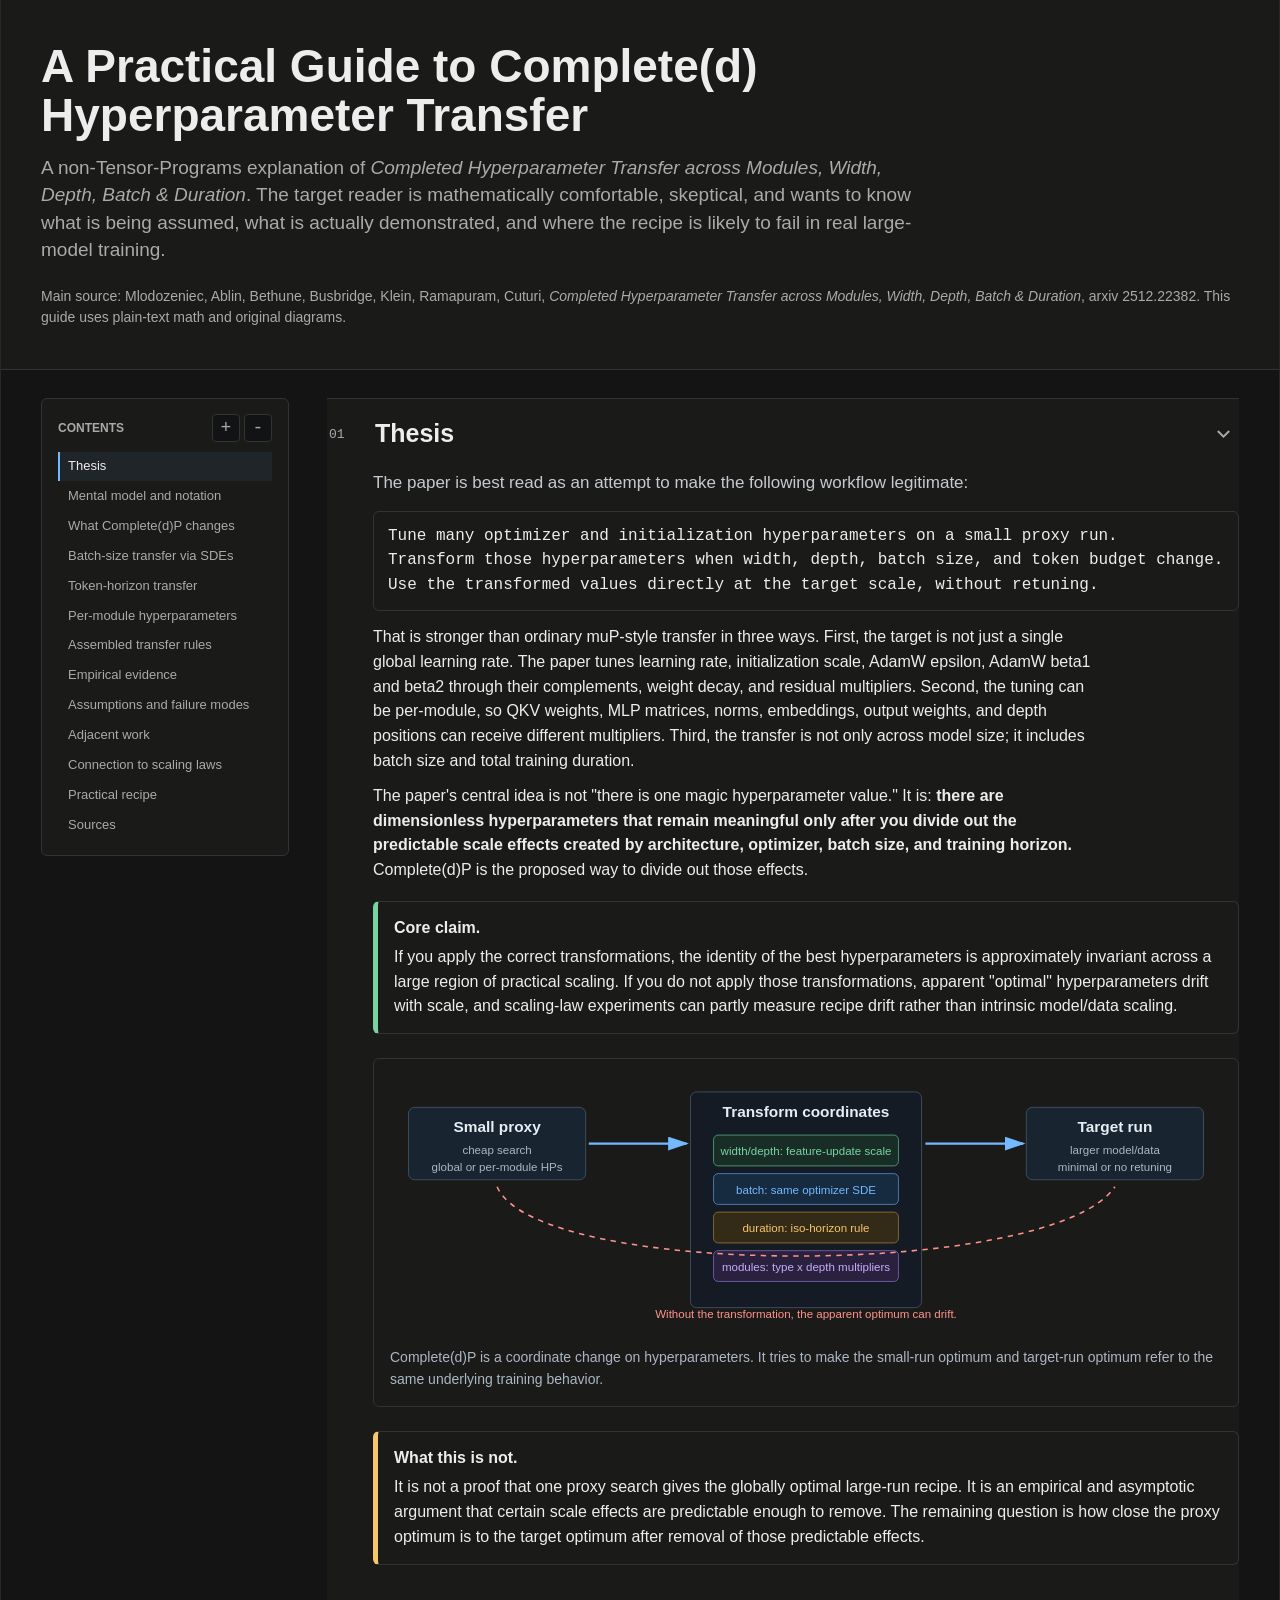
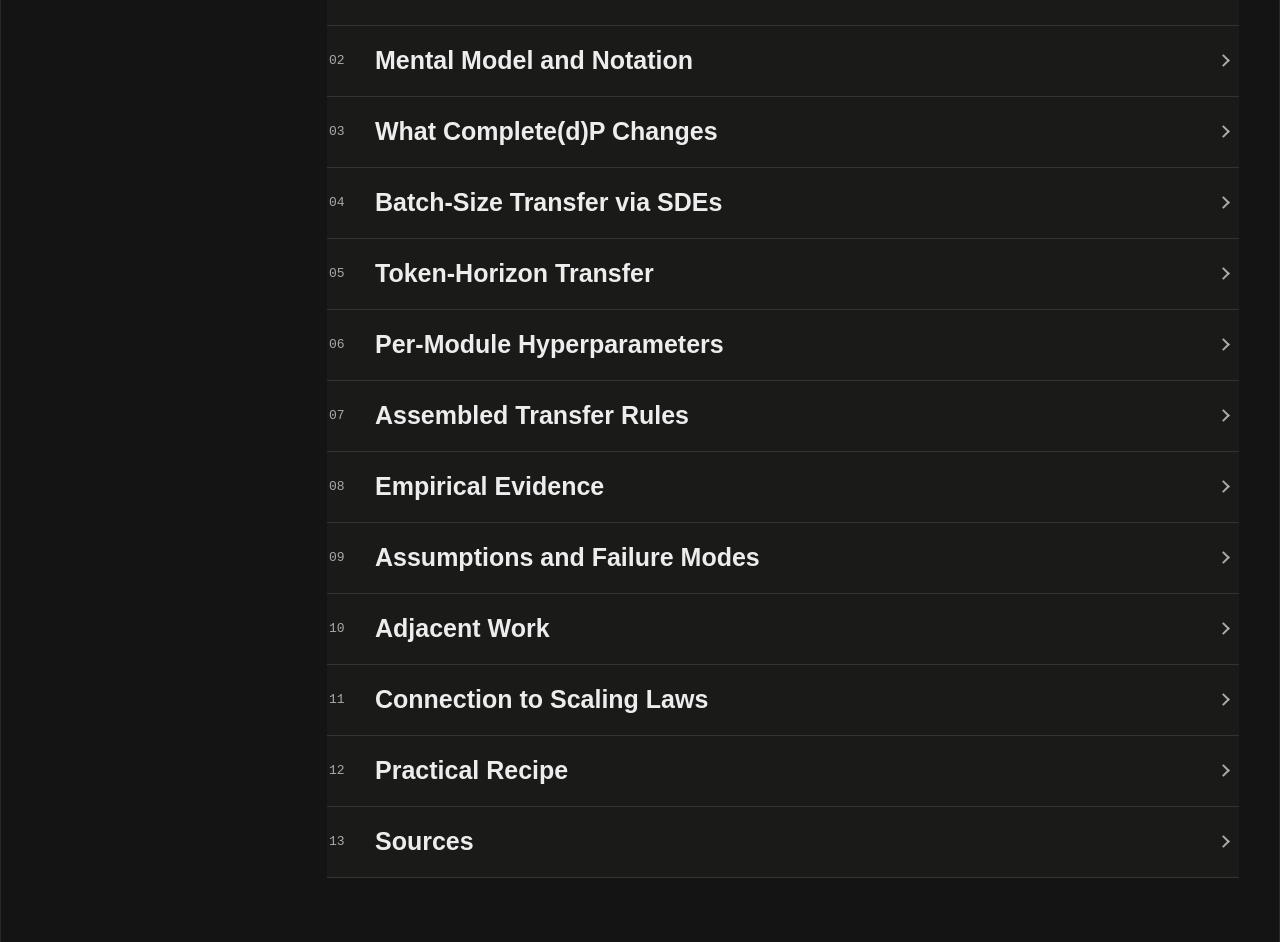
<file: posts/nn_parameterization/completed_hyperparameter_transfer_guide.html>
<!DOCTYPE html>

<html lang="en" class="guide_page">
<head>
<meta charset="utf-8"/>
<meta content="width=device-width, initial-scale=1" name="viewport"/>
<title>A Practical Guide to Complete(d) Hyperparameter Transfer</title>
<style>
    :root {
      --ink: #e8ebef;
      --muted: #a7adb5;
      --line: #343a40;
      --line-strong: #4a5159;
      --soft: #1b1e22;
      --paper: #121416;
      --surface: #171a1d;
      --blue: #74b8ff;
      --green: #78d4a0;
      --red: #ff938a;
      --amber: #f6c76b;
      --violet: #c5adff;
      --teal: #6bd7d0;
      --shadow: 0 8px 22px rgba(0, 0, 0, 0.16);
    }

    * { box-sizing: border-box; }

    html {
      scroll-behavior: smooth;
      scroll-padding-top: 24px;
    }

    body {
      margin: 0;
      color: var(--ink);
      background: #090a0b;
      font: 16px/1.55 -apple-system, BlinkMacSystemFont, "Segoe UI", sans-serif;
    }

    main {
      max-width: 1480px;
      margin: 0 auto;
      background: var(--paper);
      min-height: 100vh;
      border-inline: 1px solid #25292e;
    }

    header {
      padding: 42px 40px 30px;
      border-bottom: 1px solid var(--line);
      background: #151719;
    }

    article { padding: 28px 40px 64px; }

    .guide-enhanced article {
      display: grid;
      grid-template-columns: 248px minmax(0, 1fr);
      gap: 38px;
      align-items: start;
    }

    .guide-content { min-width: 0; }

    h1 {
      margin: 0 0 14px;
      max-width: 980px;
      font-size: clamp(34px, 4vw, 46px);
      line-height: 1.06;
      letter-spacing: 0;
    }

    h2 {
      margin: 44px 0 14px;
      font-size: 28px;
      line-height: 1.18;
      letter-spacing: 0;
      border-top: 1px solid var(--line);
      padding-top: 28px;
    }

    h3 {
      margin: 28px 0 8px;
      font-size: 20px;
      line-height: 1.25;
      letter-spacing: 0;
    }

    h4 {
      margin: 24px 0 8px;
      padding-left: 12px;
      border-left: 2px solid var(--line-strong);
      font-size: 17px;
      line-height: 1.3;
      letter-spacing: 0;
    }

    p { margin: 10px 0; }

    a { color: var(--blue); }

    a:focus-visible,
    button:focus-visible,
    summary:focus-visible {
      outline: 2px solid var(--blue);
      outline-offset: 3px;
    }

    code, .math {
      font-family: ui-monospace, SFMono-Regular, Menlo, Consolas, monospace;
      font-size: 0.95em;
      background: var(--soft);
      border: 1px solid #3b4a59;
      border-radius: 4px;
      padding: 0.06em 0.28em;
    }

    .subtitle {
      max-width: 900px;
      color: var(--muted);
      font-size: 19px;
      line-height: 1.45;
    }

    .meta {
      margin-top: 22px;
      color: var(--muted);
      font-size: 14px;
    }

    .toc {
      margin: 26px 0 8px;
      padding: 14px 16px;
      border: 1px solid var(--line);
      background: var(--surface);
      border-radius: 6px;
    }

    .guide-enhanced .toc {
      position: sticky;
      top: 20px;
      max-height: calc(100vh - 40px);
      margin: 0;
      overflow: hidden;
    }

    .toc-toolbar {
      display: flex;
      align-items: center;
      justify-content: space-between;
      min-height: 30px;
      gap: 10px;
    }

    .toc strong {
      display: block;
      color: var(--muted);
      font-size: 12px;
      letter-spacing: 0;
      text-transform: uppercase;
    }

    .toc-actions { display: flex; gap: 4px; }

    .icon-button {
      display: inline-grid;
      width: 28px;
      height: 28px;
      padding: 0;
      place-items: center;
      border: 1px solid var(--line);
      border-radius: 4px;
      color: var(--muted);
      background: #111315;
      font: 18px/1 ui-monospace, SFMono-Regular, Menlo, Consolas, monospace;
      cursor: pointer;
    }

    .icon-button:hover { color: var(--ink); border-color: var(--line-strong); }

    .toc-toggle { display: none; }

    .toc-body {
      max-height: calc(100vh - 94px);
      margin-top: 8px;
      overflow-y: auto;
      scrollbar-width: thin;
    }

    .toc ol {
      margin: 0;
      padding-left: 22px;
      columns: 2;
      column-gap: 36px;
    }

    .toc li { break-inside: avoid; margin: 3px 0; }

    .guide-enhanced .toc ol {
      padding: 0;
      columns: 1;
      list-style: none;
    }

    .guide-enhanced .toc li { margin: 1px 0; }

    .guide-enhanced .toc a {
      display: block;
      padding: 6px 8px;
      border-left: 2px solid transparent;
      color: var(--muted);
      font-size: 13px;
      line-height: 1.3;
      text-decoration: none;
    }

    .guide-enhanced .toc a:hover { color: var(--ink); background: #1d2024; }

    .guide-enhanced .toc a[aria-current="true"] {
      border-left-color: var(--blue);
      color: var(--ink);
      background: #20252a;
    }

    .topic-links {
      display: none;
      margin: 2px 0 7px 10px !important;
      padding-left: 8px !important;
      border-left: 1px solid var(--line);
    }

    .toc li.is-active > .topic-links { display: block; }

    .guide-enhanced .toc .topic-links a {
      padding: 4px 7px;
      border-left: 0;
      font-size: 12px;
    }

    .chapter {
      margin: 0;
      border-bottom: 1px solid var(--line);
      scroll-margin-top: 24px;
    }

    .chapter:first-child { border-top: 1px solid var(--line); }

    .chapter-disclosure > summary {
      display: grid;
      grid-template-columns: 34px minmax(0, 1fr) 18px;
      gap: 12px;
      align-items: center;
      min-height: 70px;
      padding: 15px 2px;
      cursor: pointer;
      list-style: none;
    }

    .chapter-disclosure > summary::-webkit-details-marker,
    .topic-disclosure > summary::-webkit-details-marker { display: none; }

    .chapter-disclosure > summary:hover .chapter-title { color: var(--blue); }

    .chapter-number {
      color: var(--muted);
      font: 13px/1 ui-monospace, SFMono-Regular, Menlo, Consolas, monospace;
    }

    .chapter-title {
      font-size: 25px;
      font-weight: 700;
      line-height: 1.18;
    }

    .disclosure-chevron {
      width: 9px;
      height: 9px;
      border-right: 2px solid var(--muted);
      border-bottom: 2px solid var(--muted);
      transform: rotate(45deg) translate(-2px, -2px);
      transition: transform 140ms ease;
    }

    details:not([open]) > summary .disclosure-chevron {
      transform: rotate(-45deg);
    }

    .chapter-body {
      padding: 0 0 42px 46px;
    }

    .chapter-body > p,
    .chapter-body > ul,
    .chapter-body > ol,
    .topic-body > p,
    .topic-body > ul,
    .topic-body > ol { max-width: 82ch; }

    .chapter-intro {
      margin-top: 0;
      color: #c5cad0;
      font-size: 17px;
      line-height: 1.62;
    }

    .topic-disclosure {
      margin-top: 22px;
      border-top: 1px solid var(--line);
      scroll-margin-top: 24px;
    }

    .topic-disclosure > summary {
      display: grid;
      grid-template-columns: minmax(0, 1fr) 18px;
      gap: 12px;
      align-items: center;
      padding: 17px 0 13px;
      cursor: pointer;
      list-style: none;
    }

    .topic-title {
      font-size: 20px;
      font-weight: 680;
      line-height: 1.3;
    }

    .topic-disclosure > summary:hover .topic-title { color: var(--blue); }

    .topic-body {
      margin: 2px 0 30px 3px;
      padding-left: 20px;
      border-left: 1px solid var(--line);
    }

    .topic-body > :first-child { margin-top: 4px; }

    :target { scroll-margin-top: 24px; }

    .callout {
      margin: 18px 0;
      padding: 14px 16px;
      border: 1px solid var(--line);
      border-left-width: 5px;
      border-radius: 6px;
      background: var(--surface);
    }

    .callout strong:first-child { display: block; margin-bottom: 4px; }
    .claim { border-left-color: var(--green); }
    .caution { border-left-color: var(--amber); }
    .errata { border-left-color: var(--red); }
    .interpretation { border-left-color: var(--violet); }

    .grid {
      display: grid;
      grid-template-columns: repeat(2, minmax(0, 1fr));
      gap: 16px;
      margin: 18px 0;
    }

    .panel {
      border: 1px solid var(--line);
      border-radius: 6px;
      padding: 14px;
      background: var(--surface);
    }

    .panel h3 { margin-top: 0; }

    .optimizer-lens {
      margin: 22px 0 28px;
      padding: 18px;
      border: 1px solid #496074;
      border-radius: 6px;
      background: #151b20;
    }

    .optimizer-lens h3 { margin-top: 0; }

    .rule-group { margin: 28px 0; }

    .rule-map {
      display: grid;
      grid-template-columns: repeat(2, minmax(0, 1fr));
      gap: 14px;
      margin: 14px 0 22px;
    }

    .rule-card {
      min-width: 0;
      padding: 16px;
      border: 1px solid var(--line);
      border-radius: 6px;
      background: var(--surface);
    }

    .rule-card h4 {
      margin: 5px 0 10px;
      padding-left: 0;
      border-left: 0;
      font-size: 18px;
      line-height: 1.3;
    }

    .rule-kicker {
      color: var(--teal);
      font-size: 12px;
      font-weight: 700;
      text-transform: uppercase;
    }

    .rule-formula {
      margin: 10px 0;
      padding: 10px 12px;
      overflow-x: auto;
      border-left: 3px solid var(--blue);
      background: #111a23;
      font-family: ui-monospace, SFMono-Regular, Menlo, Consolas, monospace;
      white-space: pre-wrap;
    }

    .rule-meta {
      display: grid;
      grid-template-columns: max-content 1fr;
      gap: 4px 10px;
      margin: 11px 0;
      font-size: 14px;
    }

    .rule-meta dt { color: var(--muted); }
    .rule-meta dd { min-width: 0; margin: 0; }
    .rule-links { margin-top: 12px; color: var(--muted); font-size: 13px; }

    .badge {
      display: inline-block;
      margin-right: 5px;
      padding: 2px 6px;
      border: 1px solid var(--line);
      border-radius: 4px;
      color: var(--ink);
      background: var(--soft);
      font-size: 12px;
      font-weight: 650;
    }

    table {
      width: 100%;
      border-collapse: collapse;
      margin: 18px 0;
      font-size: 14px;
    }

    th, td {
      border: 1px solid var(--line);
      padding: 9px 10px;
      vertical-align: top;
      text-align: left;
    }

    th {
      background: #1c2935;
      font-weight: 650;
    }

    tbody tr:nth-child(even) td { background: #16212b; }

    .small { font-size: 14px; color: var(--muted); }
    .tight li { margin: 5px 0; }
    .equation {
      margin: 14px 0;
      padding: 12px 14px;
      border-radius: 6px;
      border: 1px solid var(--line);
      background: #111a23;
      font-family: ui-monospace, SFMono-Regular, Menlo, Consolas, monospace;
      overflow-x: auto;
      white-space: pre;
    }

    .equation-with-note {
      position: relative;
      margin: 14px 0;
    }

    .equation-with-note > .equation {
      margin: 0;
      padding-right: 52px;
    }

    .equation-note {
      position: absolute;
      z-index: 8;
      top: 9px;
      right: 9px;
    }

    .equation-note > summary {
      display: grid;
      width: 30px;
      height: 30px;
      padding: 0;
      place-items: center;
      border: 1px solid var(--line-strong);
      border-radius: 4px;
      color: var(--blue);
      background: #171d23;
      font: 700 15px/1 -apple-system, BlinkMacSystemFont, "Segoe UI", sans-serif;
      cursor: pointer;
      list-style: none;
    }

    .equation-note > summary::-webkit-details-marker { display: none; }
    .equation-note[open] > summary { color: var(--ink); border-color: var(--blue); }

    .equation-note-panel {
      position: fixed;
      top: 72px;
      right: max(20px, calc((100vw - 1480px) / 2 + 40px));
      width: min(720px, calc(100vw - 40px));
      max-height: calc(100vh - 104px);
      padding: 18px 52px 18px 20px;
      overflow-y: auto;
      border: 1px solid var(--line-strong);
      border-radius: 6px;
      color: var(--ink);
      background: #171a1d;
      box-shadow: 0 18px 44px rgba(0, 0, 0, 0.48);
      font: 15px/1.55 -apple-system, BlinkMacSystemFont, "Segoe UI", sans-serif;
      white-space: normal;
    }

    .equation-note-close {
      position: absolute;
      top: 10px;
      right: 10px;
      display: grid;
      width: 30px;
      height: 30px;
      padding: 0;
      place-items: center;
      border: 1px solid var(--line-strong);
      border-radius: 4px;
      color: var(--muted);
      background: #10161c;
      font: 18px/1 ui-monospace, SFMono-Regular, Menlo, Consolas, monospace;
      cursor: pointer;
    }

    .equation-note-close:hover { color: var(--ink); border-color: var(--blue); }

    .equation-note-panel > :first-child { margin-top: 0; }
    .equation-note-panel > :last-child { margin-bottom: 0; }

    .equation-note-code {
      margin: 10px 0;
      padding: 10px 12px;
      overflow-x: auto;
      border-left: 3px solid var(--blue);
      background: #10161c;
      font: 13px/1.5 ui-monospace, SFMono-Regular, Menlo, Consolas, monospace;
      white-space: pre-wrap;
    }

    .technical-disclosure {
      margin: 18px 0;
      border: 1px solid var(--line);
      border-radius: 6px;
      background: #14171a;
    }

    .technical-disclosure > summary {
      padding: 12px 14px;
      color: var(--ink);
      font-weight: 680;
      cursor: pointer;
    }

    .technical-disclosure > summary:hover { color: var(--blue); }

    .technical-body {
      padding: 2px 16px 16px;
      border-top: 1px solid var(--line);
    }

    .technical-body > :first-child { margin-top: 12px; }
    .technical-body > :last-child { margin-bottom: 0; }

    figure {
      margin: 24px 0;
      padding: 16px;
      border: 1px solid var(--line);
      border-radius: 6px;
      background: var(--surface);
    }

    figcaption {
      color: var(--muted);
      font-size: 14px;
      margin-top: 10px;
    }

    svg {
      width: 100%;
      height: auto;
      display: block;
    }

    .source-list li { margin: 8px 0; }

    @media (max-width: 980px) {
      .guide-enhanced article { display: block; }
      .guide-enhanced .toc {
        top: 0;
        z-index: 20;
        max-height: calc(100vh - 16px);
        margin: 0 0 20px;
        box-shadow: 0 8px 20px rgba(0, 0, 0, 0.28);
      }
      .toc-toggle { display: inline-grid; }
      .toc.is-collapsed .toc-body { display: none; }
      .toc.is-collapsed { max-height: none; }
      .toc.is-collapsed .toc-toggle .disclosure-chevron { transform: rotate(-45deg); }
    }

    @media (max-width: 760px) {
      header { padding: 34px 22px 22px; }
      article { padding: 18px 18px 48px; }
      .toc ol { columns: 1; }
      .chapter-disclosure > summary {
        grid-template-columns: 28px minmax(0, 1fr) 16px;
        gap: 9px;
        min-height: 62px;
      }
      .chapter-title { font-size: 21px; }
      .chapter-body { padding: 0 0 34px; }
      .topic-body { margin-left: 0; padding-left: 14px; }
      .grid, .rule-map { grid-template-columns: 1fr; }
      .panel { min-width: 0; }
      table { table-layout: fixed; font-size: 13px; }
      th, td { padding: 7px; overflow-wrap: anywhere; }
      .optimizer-lens { padding: 14px; }
      .optimizer-lens table,
      .optimizer-lens tbody,
      .optimizer-lens tr,
      .optimizer-lens td { display: block; width: 100%; }
      .optimizer-lens thead { display: none; }
      .optimizer-lens tr {
        margin: 12px 0;
        border: 1px solid var(--line);
        background: #141f29;
      }
      .optimizer-lens td {
        border: 0;
        border-bottom: 1px solid var(--line);
        overflow-wrap: anywhere;
      }
      .optimizer-lens td:last-child { border-bottom: 0; }
      .optimizer-lens td::before {
        content: attr(data-label);
        display: block;
        margin-bottom: 3px;
        color: var(--muted);
        font-size: 11px;
        font-weight: 700;
        text-transform: uppercase;
      }
      .equation-note-panel {
        top: 72px;
        right: 12px;
        width: calc(100vw - 24px);
        max-height: calc(100vh - 92px);
      }
    }

    @media print {
      body, main { color: #111; background: #fff; }
      main { max-width: none; border: 0; }
      header { padding: 0 0 24px; background: #fff; }
      article, .guide-enhanced article { display: block; padding: 0; }
      .toc { display: none; }
      .chapter-body, .topic-body,
      details:not([open]) > :not(summary) { display: block !important; }
      .chapter { break-before: page; }
      .chapter:first-child { break-before: auto; }
      .chapter-disclosure > summary, .topic-disclosure > summary { cursor: default; }
      .disclosure-chevron { display: none; }
      .equation-note { display: none; }
      a { color: #145da0; }
      .callout, .panel, .optimizer-lens, .rule-card, .equation, figure {
        color: #111;
        background: #fff;
        box-shadow: none;
      }
    }
  </style>
<link rel="stylesheet" href="guide_theme.css?v=20261112">
<script src="../../assets/js/theme.js?v=20261112"></script>
</head>
<body>
<main>
<header>
<h1>A Practical Guide to Complete(d) Hyperparameter Transfer</h1>
<p class="subtitle">
      A non-Tensor-Programs explanation of <em>Completed Hyperparameter Transfer across Modules, Width,
      Depth, Batch &amp; Duration</em>. The target reader is mathematically comfortable, skeptical, and
      wants to know what is being assumed, what is actually demonstrated, and where the recipe is likely
      to fail in real large-model training.
    </p>
<p class="meta">
      Main source: Mlodozeniec, Ablin, Bethune, Busbridge, Klein, Ramapuram, Cuturi,
      <em>Completed Hyperparameter Transfer across Modules, Width, Depth, Batch &amp; Duration</em>, arxiv 2512.22382.
      This guide uses plain-text math and original diagrams. 
    </p>
</header>
<article>
<nav aria-label="Guide navigation" class="toc">
<div class="toc-toolbar">
<strong>Contents</strong>
<div class="toc-actions">
<button aria-label="Expand all sections" class="icon-button" id="expand-all" title="Expand all sections" type="button">+</button>
<button aria-label="Collapse all sections" class="icon-button" id="collapse-all" title="Collapse all sections" type="button">-</button>
<button aria-expanded="true" aria-label="Toggle navigation" class="icon-button toc-toggle" id="toc-toggle" title="Toggle navigation" type="button">
<span aria-hidden="true" class="disclosure-chevron"></span>
</button>
</div>
</div>
<div class="toc-body" id="toc-body">
<ol class="toc-chapters">
<li><a href="#thesis">Thesis</a></li>
<li><a href="#mental-model">Mental model and notation</a></li>
<li><a href="#completedp">What Complete(d)P changes</a></li>
<li><a href="#sde">Batch-size transfer via SDEs</a></li>
<li><a href="#duration">Token-horizon transfer</a></li>
<li><a href="#modules">Per-module hyperparameters</a></li>
<li><a href="#rules">Assembled transfer rules</a></li>
<li><a href="#evidence">Empirical evidence</a></li>
<li><a href="#failure">Assumptions and failure modes</a></li>
<li><a href="#adjacent">Adjacent work</a></li>
<li><a href="#scaling-laws">Connection to scaling laws</a></li>
<li><a href="#practice">Practical recipe</a></li>
<li><a href="#sources">Sources</a></li>
</ol>
</div>
</nav>
<section id="thesis">
<h2>1. Thesis</h2>
<p>
        The paper is best read as an attempt to make the following workflow legitimate:
      </p>
<div class="equation">Tune many optimizer and initialization hyperparameters on a small proxy run.
Transform those hyperparameters when width, depth, batch size, and token budget change.
Use the transformed values directly at the target scale, without retuning.</div>
<p>
        That is stronger than ordinary muP-style transfer in three ways. First, the target is not just
        a single global learning rate. The paper tunes learning rate, initialization scale, AdamW epsilon,
        AdamW beta1 and beta2 through their complements, weight decay, and residual multipliers. Second,
        the tuning can be per-module, so QKV weights, MLP matrices, norms, embeddings, output weights, and
        depth positions can receive different multipliers. Third, the transfer is not only across model size;
        it includes batch size and total training duration.
      </p>
<p>
        The paper's central idea is not "there is one magic hyperparameter value." It is:
        <strong>there are dimensionless hyperparameters that remain meaningful only after you divide out the
        predictable scale effects created by architecture, optimizer, batch size, and training horizon.</strong>
        Complete(d)P is the proposed way to divide out those effects.
      </p>
<div class="callout claim">
<strong>Core claim.</strong>
        If you apply the correct transformations, the identity of the best hyperparameters is approximately
        invariant across a large region of practical scaling. If you do not apply those transformations,
        apparent "optimal" hyperparameters drift with scale, and scaling-law experiments can partly measure
        recipe drift rather than intrinsic model/data scaling.
      </div>
<figure>
<svg aria-label="Transfer map from small run to large run" role="img" viewbox="0 0 1080 340">
<defs>
<marker id="arrow" markerheight="10" markerwidth="10" orient="auto" refx="8" refy="3">
<path d="M0,0 L0,6 L9,3 z" fill="#74b8ff"></path>
</marker>
</defs>
<rect fill="#182430" height="94" rx="8" stroke="#4a5a6b" width="230" x="24" y="42"></rect>
<text fill="#e5edf5" font-size="20" font-weight="700" text-anchor="middle" x="139" y="74">Small proxy</text>
<text fill="#aab7c4" font-size="15" text-anchor="middle" x="139" y="103">cheap search</text>
<text fill="#aab7c4" font-size="15" text-anchor="middle" x="139" y="124">global or per-module HPs</text>
<line marker-end="url(#arrow)" stroke="#74b8ff" stroke-width="3" x1="258" x2="385" y1="89" y2="89"></line>
<rect fill="#141b24" height="280" rx="8" stroke="#4a5a6b" width="300" x="390" y="22"></rect>
<text fill="#e5edf5" font-size="20" font-weight="700" text-anchor="middle" x="540" y="54">Transform coordinates</text>
<rect fill="#182d26" height="40" rx="6" stroke="#5eae80" width="240" x="420" y="78"></rect>
<text fill="#78d4a0" font-size="15" text-anchor="middle" x="540" y="104">width/depth: feature-update scale</text>
<rect fill="#172b40" height="40" rx="6" stroke="#5a8fca" width="240" x="420" y="128"></rect>
<text fill="#74b8ff" font-size="15" text-anchor="middle" x="540" y="154">batch: same optimizer SDE</text>
<rect fill="#332a18" height="40" rx="6" stroke="#9d7a37" width="240" x="420" y="178"></rect>
<text fill="#f6c76b" font-size="15" text-anchor="middle" x="540" y="204">duration: iso-horizon rule</text>
<rect fill="#29213d" height="40" rx="6" stroke="#806abb" width="240" x="420" y="228"></rect>
<text fill="#c5adff" font-size="15" text-anchor="middle" x="540" y="254">modules: type x depth multipliers</text>
<line marker-end="url(#arrow)" stroke="#74b8ff" stroke-width="3" x1="695" x2="822" y1="89" y2="89"></line>
<rect fill="#182430" height="94" rx="8" stroke="#4a5a6b" width="230" x="826" y="42"></rect>
<text fill="#e5edf5" font-size="20" font-weight="700" text-anchor="middle" x="941" y="74">Target run</text>
<text fill="#aab7c4" font-size="15" text-anchor="middle" x="941" y="103">larger model/data</text>
<text fill="#aab7c4" font-size="15" text-anchor="middle" x="941" y="124">minimal or no retuning</text>
<path d="M139 145 C190 265 860 265 941 145" fill="none" stroke="#ff938a" stroke-dasharray="7 7" stroke-width="2"></path>
<text fill="#ff938a" font-size="15" text-anchor="middle" x="540" y="315">Without the transformation, the apparent optimum can drift.</text>
</svg>
<figcaption>
          Complete(d)P is a coordinate change on hyperparameters. It tries to make the small-run optimum and
          target-run optimum refer to the same underlying training behavior.
        </figcaption>
</figure>
<div class="callout caution">
<strong>What this is not.</strong>
        It is not a proof that one proxy search gives the globally optimal large-run recipe. It is an empirical
        and asymptotic argument that certain scale effects are predictable enough to remove. The remaining
        question is how close the proxy optimum is to the target optimum after removal of those predictable effects.
      </div>
</section>
<section id="mental-model">
<h2>2. Mental Model and Notation</h2>
<p>
        The paper separates two kinds of quantities:
      </p>
<ul class="tight">
<li><strong>Training configuration:</strong> the dimensions you intentionally scale: width, depth, batch size, and token count.</li>
<li><strong>Hyperparameters:</strong> optimizer and initialization choices you want to tune once and transfer.</li>
</ul>
<p>
        Let a base run have width <code>N0</code>, depth <code>L0</code>, batch size <code>B0</code>, and token
        count <code>D0</code>. Let a target run have <code>N</code>, <code>L</code>, <code>B</code>, and
        <code>D</code>. The paper describes scaling through ratios:
      </p>
<div class="equation">m_N = N / N0      width ratio
m_L = L / L0      depth ratio
m_B = B / B0      batch-size ratio
m_D = D / D0      token-count ratio</div>
<p>
        A rule like <code>learning_rate *= sqrt(m_B / m_D)</code> means: keep the base hyperparameter value,
        but before using it at target scale, multiply it by that factor. For per-module hyperparameters,
        the same idea applies to every parameter group, after also multiplying by that group's module and
        depth factors.
      </p>
<h3>The Loss-Surface Version</h3>
<p>
        Think of a hyperparameter setting <code>h</code> as a point in a high-dimensional landscape:
      </p>
<div class="equation">loss = final_validation_loss(config, h)</div>
<p>
        Naively, when you change the configuration, the landscape moves. The goal of parameterization is to
        describe a transformed hyperparameter coordinate <code>h_tilde</code> such that:
      </p>
<div class="equation">loss(base_config, h_tilde) and loss(target_config, h_tilde)
have similar minima after predictable scaling effects are factored out.</div>
<p>
        This is why hyperparameter transfer is more than "scale the learning rate." It is a claim about the
        stability of an optimization landscape after a coordinate change.
      </p>
<div class="callout interpretation">
<strong>My interpretation.</strong>
        The paper is implicitly asking for a good coordinate system on training recipes. In a bad coordinate
        system, the same training behavior receives different numeric hyperparameter values at different scales.
        In a good coordinate system, the numbers are more nearly invariant.
      </div>
</section>
<section id="completedp">
<h2>3. What Complete(d)P Changes</h2>
<p>
        The paper builds on CompleteP, which itself adapts muP/depth-muP ideas to transformers. You said
        width scaling can be mostly left out, so this section keeps width short and focuses on the conceptual
        invariants.
      </p>
<h3 id="spectral-width-initialization">Width Initialization: Reconcile the Table with the Spectral Condition</h3>
<p>
        Let an iid-initialized matrix <code>W</code> have shape <code>d_out x d_in</code> and entry standard
        deviation <code>s</code>. Its spectral norm is typically of order
      </p>
<div class="equation">||W||_* ~= s * (sqrt(d_out) + sqrt(d_in))</div>
<p>
        The spectral condition asks for <code>||W||_* = Theta(sqrt(d_out / d_in))</code>. Solving for the entry
        scale gives
      </p>
<div class="equation">s = Theta(
      sqrt(d_out / d_in) / (sqrt(d_out) + sqrt(d_in))
    )
  = Theta(
      [1 / sqrt(d_in)] * min(1, sqrt(d_out / d_in))
    )

Var(W_ij)
  = Theta(
      [1 / d_in] * min(1, d_out / d_in)
    )</div>
<p>
        Therefore the assembled rule <code>initialization variance *= m_N^(-1)</code> is not a different result.
        It is the fixed-aspect-ratio specialization: when both hidden dimensions scale by <code>m_N</code>, the
        <code>min</code> factor is constant and the variance falls by <code>m_N^(-1)</code>. For a square hidden
        matrix this is simply <code>Var(W_ij) = Theta(1 / d)</code>. The old table was misleading because it
        called this merely “finite-activation scaling” and hid the fixed-shape assumption.
      </p>
<div class="callout caution">
<strong>Rectangular widths do not reduce to one m_N exponent.</strong>
        If fan-in and fan-out change by different factors, retain the shape-general formula above. A scalar
        <code>m_N</code> rule only describes the paper's model family, where hidden aspect ratios are held fixed.
      </div>
<h3 id="optimizer-width-learning-rate">Width Learning Rates: Same Spectral Budget, Different Optimizers</h3>
<p>
        The optimizer-independent target is the update norm
        <code>||Delta W||_* = Theta(sqrt(d_out / d_in))</code>. A scalar learning-rate rule follows only after
        specifying the matrix produced before that scalar is applied.
      </p>
<div class="optimizer-lens">
<h3>SGD realization</h3>
<p>
          For <code>Delta W = -eta_SGD * G</code>, the spectral-condition paper derives
          <code>||G||_* = Theta(sqrt(d_in / d_out))</code> using an order-one first-order loss change,
          proportionality of the SGD update and gradient, and low stable rank. Under those additional assumptions,
        </p>
<div class="equation">eta_SGD = Theta(d_out / d_in)</div>
<p>
          Thus a square or fixed-aspect-ratio hidden matrix has no width learning-rate factor under this SGD
          realization. This is not a consequence of the spectral condition alone; it uses the SGD-specific
          gradient argument.
        </p>
<h3>Adam/AdamW realization</h3>
<p>
          Let <code>P_t = m_hat_t / (sqrt(v_hat_t) + epsilon)</code> be Adam's matrix before its scalar learning
          rate, and define its mean squared entry <code>q_t</code> and stable rank <code>r_t</code>:
        </p>
<div class="equation">q_t = ||P_t||_F^2 / (d_out * d_in)
r_t = ||P_t||_F^2 / ||P_t||_*^2

eta_Adam = Theta(sqrt(r_t / q_t) / d_in)</div>
<p>
          This last line follows by identity from the same spectral update budget. For a square layer with
          <code>q_t = Theta(1)</code>, it gives a spectrum rather than one universal Adam exponent:
        </p>
<table>
<thead><tr><th>Realized Adam geometry</th><th>Stable rank</th><th>Width LR</th></tr></thead>
<tbody>
<tr><td>Concentrated update</td><td><code>r_t = Theta(1)</code></td><td><code>eta = Theta(1 / d_in)</code></td></tr>
<tr><td>Intermediate</td><td><code>r_t = Theta(d_in^gamma)</code></td><td><code>eta = Theta(d_in^(gamma / 2 - 1))</code></td></tr>
<tr><td>Diffuse update</td><td><code>r_t = Theta(d_in)</code></td><td><code>eta = Theta(1 / sqrt(d_in))</code></td></tr>
</tbody>
</table>
<p>
          Complete(d)P's hidden-weight factor <code>m_N^(-1)</code> selects the first endpoint: order-one entry
          RMS and width-independent stable rank. Real training can move between endpoints as optimizer history,
          minibatch structure, clipping, sparsity, epsilon occupancy, and correlations change <code>q_t</code> or
          <code>r_t</code>. Low stable rank also does not by itself guarantee feature motion; the dominant right
          singular directions must act nontrivially on the current activation.
        </p>
<p class="rule-links">
          Companion details:
          <a href="adamw_spectral_audit.html#derive">AdamW spectral audit, derivation</a> and
          <a href="adamw_spectral_audit.html">AdamW audit and derivation</a>.
        </p>
</div>
<h3 id="depth-residual-scaling">Depth Scaling Has Two Problems</h3>
<p>
        A transformer block is a residual update:
      </p>
<div class="equation">h_next = h + residual_multiplier * block(h)</div>
<p>
        If depth increases but each block keeps making an equally large residual update, the total residual
        path can become too large. If each block update shrinks too aggressively, the network becomes too close
        to an identity map and stops learning rich features. Depth parameterizations choose how much each
        block's contribution shrinks with depth.
      </p>
<div class="callout interpretation">
<strong>The two obligations are different.</strong>
        Forward stability asks whether the residual stream stays finite as more blocks are composed while the
        parameters are held fixed. Feature-learning stability asks whether one optimizer step produces a
        nonvanishing, nonexploding change in that residual stream as depth changes. The residual multiplier helps
        with both, but the second problem also constrains the optimizer-induced branch update.
      </div>
<p>
        Complete(d)P uses a residual multiplier:
      </p>
<div class="equation">residual_multiplier = m_L^(-alpha)</div>
<p>
        where <code>alpha</code> is in the theoretically motivated range <code>[0.5, 1]</code>. The paper reports
        transfer for <code>alpha = 0.5</code> and <code>alpha = 1</code>. It also notes that <code>alpha = 0.5</code>
        can be slightly better at the largest model in their experiments, consistent with the "feature diversity"
        motivation from depth-muP.
      </p>
<figure>
<svg aria-label="Residual accumulation with depth" role="img" viewbox="0 0 1080 330">
<defs>
<marker id="arrow2" markerheight="10" markerwidth="10" orient="auto" refx="8" refy="3">
<path d="M0,0 L0,6 L9,3 z" fill="#78d4a0"></path>
</marker>
</defs>
<text fill="#e5edf5" font-size="20" font-weight="700" x="40" y="42">Depth as accumulated residual updates</text>
<line stroke="#4a5a6b" stroke-width="4" x1="70" x2="1000" y1="102" y2="102"></line>
<g fill="#78d4a0" stroke="#78d4a0">
<circle cx="120" cy="102" r="8"></circle>
<circle cx="235" cy="102" r="8"></circle>
<circle cx="350" cy="102" r="8"></circle>
<circle cx="465" cy="102" r="8"></circle>
<circle cx="580" cy="102" r="8"></circle>
<circle cx="695" cy="102" r="8"></circle>
<circle cx="810" cy="102" r="8"></circle>
<circle cx="925" cy="102" r="8"></circle>
</g>
<g marker-end="url(#arrow2)" stroke="#78d4a0" stroke-width="2.5">
<line x1="120" x2="120" y1="102" y2="66"></line>
<line x1="235" x2="235" y1="102" y2="69"></line>
<line x1="350" x2="350" y1="102" y2="72"></line>
<line x1="465" x2="465" y1="102" y2="76"></line>
<line x1="580" x2="580" y1="102" y2="79"></line>
<line x1="695" x2="695" y1="102" y2="82"></line>
<line x1="810" x2="810" y1="102" y2="85"></line>
<line x1="925" x2="925" y1="102" y2="88"></line>
</g>
<text fill="#aab7c4" font-size="15" text-anchor="middle" x="540" y="143">Each block update must shrink enough for the whole depth limit to stay finite.</text>
<rect fill="#332a18" height="88" rx="8" stroke="#9d7a37" width="300" x="62" y="186"></rect>
<text fill="#f6c76b" font-size="17" font-weight="700" text-anchor="middle" x="212" y="216">Too little shrinkage</text>
<text fill="#aab7c4" font-size="14" text-anchor="middle" x="212" y="243">residual path can blow up</text>
<text fill="#aab7c4" font-size="14" text-anchor="middle" x="212" y="263">or training becomes unstable</text>
<rect fill="#182d26" height="88" rx="8" stroke="#5eae80" width="300" x="390" y="186"></rect>
<text fill="#78d4a0" font-size="17" font-weight="700" text-anchor="middle" x="540" y="216">Balanced shrinkage</text>
<text fill="#aab7c4" font-size="14" text-anchor="middle" x="540" y="243">finite depth behavior</text>
<text fill="#aab7c4" font-size="14" text-anchor="middle" x="540" y="263">feature learning survives</text>
<rect fill="#29213d" height="88" rx="8" stroke="#806abb" width="300" x="718" y="186"></rect>
<text fill="#c5adff" font-size="17" font-weight="700" text-anchor="middle" x="868" y="216">Too much shrinkage</text>
<text fill="#aab7c4" font-size="14" text-anchor="middle" x="868" y="243">network becomes too lazy</text>
<text fill="#aab7c4" font-size="14" text-anchor="middle" x="868" y="263">updates under-accumulate</text>
</svg>
<figcaption>
        The depth multiplier is an attempt to keep the accumulated residual dynamics finite and non-degenerate
        as the number of blocks changes.
      </figcaption>
</figure>
<h3 id="depth-exponent-derivation">A Clean Derivation of the Depth Exponents</h3>
<p>
        Here is a derivation that does not use tensor programs. It is not a complete proof for real transformers,
        but it isolates the same exponent constraints using only residual sums, operator norms, and the
        feature-learning desideratum.
      </p>
<h4>Part I: keep the forward residual stream stable</h4>
<p>
        First isolate one elementary fact about sums. For one scalar coordinate, write:
      </p>
<div class="equation">S_L = X_1 + X_2 + ... + X_L</div>
<p>
        If the terms are centered and weakly correlated,
      </p>
<div class="equation">E[X_l] = 0
Var(X_l) = O(1)
Cov(X_l, X_m) is negligible for l != m</div>
<p>
        then variances add:
      </p>
<div class="equation">Var(S_L) = sum_l Var(X_l) + small cross terms = O(L)
std(S_L) = O(sqrt(L))</div>
<p>
        This is the <code>sqrt(L)</code> or random-walk case. Equivalently, for vector residual writes:
      </p>
<div class="equation">||sum_l X_l||^2
= sum_l ||X_l||^2 + 2 sum_{l &lt; m} &lt;X_l, X_m&gt;</div>
<p>
        If the cross inner products average away, the squared norm is O(L), so the norm is O(sqrt(L)).
        If the terms instead share an O(1) aligned component, the sum is coherent:
      </p>
<div class="equation">If X_l = mu + centered_noise_l with mu = O(1):
S_L = L * mu + O(sqrt(L))
so S_L = O(L)</div>
<p>
        Now apply that fact to a width-normalized residual stack at a fixed training step:
      </p>
<div class="equation">h_l = h_{l-1} + a_L F_l(h_{l-1}; theta_l)
a_L = L^(-alpha)</div>
<p>
        Assume the branch output has elementwise O(1) scale after LayerNorm/RMSNorm and width scaling:
      </p>
<div class="equation">||F_l(h)||_2 / sqrt(n) = O(1)</div>
<p>
        At initialization, if residual branch outputs are centered and weakly correlated across layers, the
        random-walk estimate gives:
      </p>
<div class="equation">h_L - h_0 ~= L^(-alpha) * sum_{l=1}^L centered_O(1)_l
typical size ~= L^(-alpha) * sqrt(L)
             = L^(1/2 - alpha)</div>
<p>
        Forward stability asks that feature coordinates stay O(1). Therefore:
      </p>
<div class="equation">L^(1/2 - alpha) &lt;= O(1)
so alpha &gt;= 1/2</div>
<p>
        If the branch outputs have coherent nonzero drift, use the <code>L</code> case instead:
      </p>
<div class="equation">h_L - h_0 ~= L^(-alpha) * L = L^(1 - alpha)
stability would require alpha &gt;= 1</div>
<p>
        This is why centering, normalization, zero-mean projections, and bias handling matter. The depth-muP paper
        uses mean subtraction in its clean model; transformers rely on normalization and approximately centered
        residual projections. If that centering fails, <code>alpha = 1/2</code> can be too aggressive.
      </p>
<h4 id="depth-feature-learning-problem">Part II: preserve feature learning over optimizer steps</h4>
<p>
        At this point we have solved only the forward-scale problem: keep <code>h</code> O(1) as depth grows.
        The spectral feature-learning condition has a second half: parameter updates should induce an O(1)
        change in hidden features. We now ask how the feature change caused by one optimizer step should scale
        when the same model family is made deeper. That second desideratum is still unsatisfied.
      </p>
<p>
        To see the remaining problem, suppose we used the residual multiplier <code>L^(-alpha)</code> but made
        each block's branch output change by Theta(1) RMS per coordinate after one optimizer step. In the coherent
        accumulation case analyzed below, the output-feature update would scale like:
      </p>
<div class="equation">RMS size of Delta_train h_L
  ~= L * L^(-alpha) * Theta(1)
  = Theta(L^(1 - alpha))</div>
<p>
        For <code>alpha = 1/2</code>, this blows up like <code>sqrt(L)</code>. For <code>alpha = 1</code>, it is
        O(1). For <code>alpha &gt; 1</code>, it vanishes. So unless we choose the ODE endpoint
        <code>alpha = 1</code>, the optimizer update scale must also depend on depth. This is the problem that
        motivates learning-rate depth scaling.
      </p>
<p>
        Do not call it "learning rate" yet; first introduce an unknown exponent for the effective per-block
        branch-function update:
      </p>
<div class="equation">s_l(L) := ||Delta F_l(h)||_2 / sqrt(n)
assume s_l(L) = Theta(L^(-gamma))</div>
<p>
        Here <code>gamma</code> is not an additional architecture parameter and not a result imported from
        Complete(d)P. It parameterizes the unknown depth dependence of the branch-function update so that we can
        solve for it. Using <code>Theta</code>, rather than only <code>O</code>, states both an upper and a lower
        scale; the later nontriviality argument needs the update not to vanish faster than this. After deriving
        <code>gamma</code>, we will ask how an optimizer should implement the resulting effective update scale.
      </p>
<h4>What the Jacobian is doing in the update recurrence</h4>
<p>
        Start from one residual block, suppressing normalization and attention details:
      </p>
<div class="equation">h_{l+1} = h_l + a_L F_l(h_l; theta_l),
a_L = L^(-alpha)</div>
<p>
        After one optimizer step, both the block parameters and the block input have changed. Write
        <code>Delta h_l</code> for the training-induced change in the residual stream at depth <code>l</code>, and
        <code>Delta theta_l</code> for the parameter update in block <code>l</code>. First-order Taylor expansion gives:
      </p>
<div class="equation">Delta h_{l+1}
  = Delta h_l
    + a_L J_l Delta h_l
    + a_L Delta F_l
    + higher_order_terms</div>
<p>
        Here <code>J_l</code> means the hidden-state Jacobian of the branch function at the current input:
      </p>
<div class="equation">J_l = d F_l(h; theta_l) / d h, evaluated at h = h_l</div>
<p>
        It is not the parameter-update effect. It describes how a perturbation already present in the residual
        stream entering block <code>l</code> is transformed by that block before continuing upward. The direct
        parameter-update effect is instead:
      </p>
<div class="equation">Delta F_l = [d F_l(h_l; theta) / d theta_l] Delta theta_l</div>
<p>
        So we need both terms. <code>Delta F_l</code> is the new feature-write injected by block <code>l</code>
        because its own weights changed, holding its input fixed. <code>J_l Delta h_l</code> is the way block
        <code>l</code> responds because all earlier blocks changed its input. In words: each layer injects a
        local update, and later layers transport every earlier local update.
      </p>
<p>
        Iterating the recurrence gives the useful mental model:
      </p>
<div class="equation">Delta h_L
  ~= sum_{k=0}^{L-1}
       [product over j = k+1..L-1 of (I + a_L J_j)]
       a_L Delta F_k</div>
<p>
        The product is the transport operator from depth <code>k</code> to the output. If these transport
        products have O(1) operator norm along the relevant feature-update directions, then the size of
        <code>Delta h_L</code> is controlled by summing the injected terms <code>a_L Delta F_k</code>. If the
        transport products explode, depth scaling has failed. If they strongly contract or rotate the injected
        updates into cancelling directions, the model may be stable but the learned feature update can vanish.
      </p>
<div class="callout warning">
<strong>Assumption being made.</strong>
        The clean <code>L</code>-sum derivation assumes bounded, non-degenerate transport: local update writes
        remain O(1) after propagation through later layers, and their deterministic descent component is not
        reduced to a pure random walk by cancellations. This is weaker than assuming every term points in exactly
        the same direction, but stronger than assuming independent centered update noise. It is the assumption
        that lets a depth stack use all layers' parameter updates as a coherent learned representation change.
      </div>
<p>
        This assumption can fail in both directions. If the products of <code>I + a_L J_l</code> have growing
        singular values, update perturbations amplify as they move upward and the depth limit is unstable. If the
        products are strongly contractive, or if transported update directions cancel like centered noise, the
        learned update may be only <code>sqrt(L)</code>-sized or smaller rather than <code>L</code>-sized. The
        Complete(d)P depth rule is therefore best read as preserving the coherent feature-learning component,
        not as a guarantee that every architecture and optimizer implementation has such a component.
      </p>
<p>
        The direct contribution of block <code>l</code> to the residual stream after one training step is therefore
        a vector <code>a_L Delta F_l</code>. Its width-normalized size is:
      </p>
<div class="equation">||a_L Delta F_l||_2 / sqrt(n)
  = |a_L| * ||Delta F_l||_2 / sqrt(n)
  = L^(-alpha) * Theta(L^(-gamma))
  = Theta(L^(-(alpha + gamma)))</div>
<p>
        For a vector <code>v</code> in <code>R^n</code>, <code>||v||_2 / sqrt(n)</code> equals
        <code>sqrt((1 / n) * sum_i v_i^2)</code>: the root-mean-square coordinate size. When the norm is not
        dominated by a small number of exceptional coordinates, this is also the scale of a typical element.
        It is not a claim that every coordinate has exactly that magnitude, nor is it a maximum-coordinate bound.
      </p>
<p>
        Unlike random initialization noise, training updates are produced by the same loss and are strongly
        correlated through the backward pass, then transported through the later residual stack. Under bounded,
        non-degenerate transport, the relevant deterministic feature-learning component has coherent-sum scaling:
      </p>
<div class="equation">RMS size of the coherent component of Delta h_L
  ~= L * Theta(L^(-(alpha + gamma)))
  = Theta(L^(1 - alpha - gamma))</div>
<p>
        A depth-aware version of the spectral feature-learning condition asks for feature updates at a fixed
        normalized depth to be O(1) per coordinate: not exploding, and not vanishing. Therefore:
      </p>
<div class="equation">stability:      alpha + gamma &gt;= 1
nontriviality:  alpha + gamma &lt;= 1
so             alpha + gamma = 1</div>
<p>
        Combine this with the initialization condition <code>alpha &gt;= 1/2</code>. Also require the effective
        per-branch optimizer update not to grow with depth. Since <code>gamma = 1 - alpha</code>, this gives
        <code>gamma &gt;= 0</code>, hence <code>alpha &lt;= 1</code>. The resulting interval is:
      </p>
<div class="equation">1/2 &lt;= alpha &lt;= 1
gamma = 1 - alpha</div>
<p>
        This is the depth-scaling interval used by Complete(d)P. It also says what the effective per-block
        update scale must be:
      </p>
<div class="equation">RMS coordinate size of Delta F_l
  = Theta(L^(-gamma))
  = Theta(L^(alpha - 1))</div>
<p>
        Now connect this to the optimizer. If the parameter-to-branch-output Jacobian has O(1) scale under the
        width parameterization, and AdamW is kept in the same normalized-update regime, then the simplest way to
        make <code>Delta F_l</code> scale like <code>L^(alpha - 1)</code> is to scale the hidden learning rate
        by that factor:
      </p>
<div class="equation">eta_hidden(L) = eta_hidden(base) * L^(alpha - 1)</div>
<p>
        This is where the Complete(d)P table's hidden-weight and hidden-bias/norm learning-rate depth factors
        come from. They are not assumed at the start of the derivation; they are the implementation of the
        update-size condition.
      </p>
<p>
        The key distinction is signal accumulation versus noise accumulation. Let:
      </p>
<div class="equation">z_l = transported contribution from block l
    = T_{l-&gt;L} a_L Delta F_l</div>
<p>
        Throughout this guide, the size of a width-<code>n</code> vector means its per-coordinate RMS norm,
        <code>||z||_2 / sqrt(n)</code>. Raw <code>l2</code> norm is fine when width is fixed, but
        <code>||z||_2 / sqrt(n)</code> is the scale that makes "O(1)" mean O(1) per coordinate.
      </p>
<div class="equation">E ||sum_l z_l||_2^2
  = sum_l E ||z_l||_2^2
    + 2 sum_{l&lt;k} E[z_l dot z_k]</div>
<p>
        If the transported updates are independent and centered, the cross terms vanish:
      </p>
<div class="equation">E[z_l] = 0 and E[z_l dot z_k] = 0
size(sum_l z_l) ~= sqrt(L) * size(z_l)</div>
<p>
        That is the right model for initialization noise, but it is the wrong object to preserve if the goal is
        learned feature motion. A learned update should contain a descent-aligned component shared across depth:
      </p>
<div class="equation">z_l = signal_l + noise_l</div>
<p>
        The centered noise part accumulates like <code>sqrt(L)</code>. The aligned signal part accumulates like
        <code>L</code>. Equivalently, if every <code>z_l</code> has per-coordinate size <code>s</code>, and the
        average pairwise correlation is <code>rho</code>, then:
      </p>
<div class="equation">size(sum_l z_l)
  ~= s * sqrt(L + rho * L * (L - 1))</div>
<p>
        With <code>rho = 0</code>, the sum is <code>sqrt(L) * s</code>. With constant positive
        <code>rho</code>, it is O(<code>L * s</code>). Thus the coherent learned-update assumption is really an
        assumption about non-vanishing positive cross terms among transported update contributions. If one scaled
        to preserve only independent centered noise, one would get:
      </p>
<div class="equation">sqrt(L) * L^(-alpha) * L^(-gamma) = O(1)
so alpha + gamma = 1/2</div>
<p>
        But then any coherent signal component would scale as <code>L * L^(-1/2) = sqrt(L)</code> and explode.
        Depth-muP and Complete(d)P instead preserve the deterministic learned component:
      </p>
<div class="equation">L * L^(-alpha) * L^(-gamma) = O(1)
so alpha + gamma = 1</div>
<h4>Arguments for and against the transport assumption</h4>
<p>
        The assumption is not a free theorem for transformers. The defensible arguments are structural and
        empirical, and each has a clear failure mode.
      </p>
<table>
<thead>
<tr>
<th>Operation or property</th>
<th>Why it helps</th>
<th>What can still fail</th>
</tr>
</thead>
<tbody>
<tr>
<td>Identity residual path</td>
<td>Perturbations are copied forward before branch modification; transport is <code>I + small</code>, not a plain Jacobian chain.</td>
<td>Branch Jacobians can still amplify, contract, or rotate update directions.</td>
</tr>
<tr>
<td>Residual multiplier <code>L^(-alpha)</code></td>
<td>Keeps each Jacobian perturbation small. For <code>alpha = 1</code>, this is ODE-like; for <code>alpha = 1/2</code>, it relies on centering/randomness.</td>
<td>Worst-case operator-norm products can still be too large for <code>alpha = 1/2</code>.</td>
</tr>
<tr>
<td>Pre-norm</td>
<td>Keeps the skip path close to identity and feeds scale-controlled inputs into the branch.</td>
<td>Post-norm can make the main transport path less identity-like.</td>
</tr>
<tr>
<td>Centering or near-centering</td>
<td>Prevents coherent positive drift in the forward residual writes; TP VI uses mean subtraction.</td>
<td>RMSNorm controls scale but does not center, so it does not by itself remove mean drift.</td>
</tr>
<tr>
<td>QK norm and stable attention logits</td>
<td>Reduces dangerous attention-Jacobian growth from saturated or high-variance logits.</td>
<td>Attention can still create sharp, data-dependent transport directions.</td>
</tr>
<tr>
<td>Shallow residual branches, or separately scaled residual writes</td>
<td>Keeps the theory close to the one-write-per-block residual model.</td>
<td>TP VI finds block-depth-2 cases can break clean transfer; transformers have multiple nonlinear suboperations per layer.</td>
</tr>
<tr>
<td>Moderate stochastic regularization</td>
<td>Avoids turning learned update transport into pure random cancellations.</td>
<td>Heavy dropout, stochastic depth, hard gates, or saturated nonlinearities can erase coherent signal.</td>
</tr>
</tbody>
</table>
<p>
        Tensor Programs VI gives empirical support for the scaling, but not a direct measurement of the transport
        products above. In simple residual networks, Depth-muP preserves the optimal hidden learning-rate constant
        across depth, while block-only scaling without LR scaling and standard parameterization show large shifts.
        TP VI also reports a LayerNorm variant where Depth-muP preserves LR transfer, and feature-diversity
        experiments supporting the non-degenerate path story. The negative evidence is equally important: ODE-like
        <code>(alpha, gamma) = (1, 0)</code> can be a feature-learning limit but still shows LR shift, block-depth-2
        experiments show failures, and their Megatron transformer study describes the practical scaling as useful
        but brittle. Complete(d)P supplies more direct modern-transformer evidence, but it should be read as
        empirical validation of the recipe, not a theorem that every LLM stack satisfies bounded coherent transport.
      </p>
<h3 id="optimizer-depth-scaling">What Else Needs Depth Scaling?</h3>
<p>
        Learning rate is not the only depth-scaled quantity. The Complete(d)P table uses depth factors in three
        different places, each solving a different problem.
      </p>
<table>
<thead>
<tr>
<th>Quantity</th>
<th>Depth factor</th>
<th>Why it is needed</th>
</tr>
</thead>
<tbody>
<tr>
<td>Residual branch write</td>
<td><code>L^(-alpha)</code></td>
<td>Keeps the forward residual stream O(1) as more blocks are summed.</td>
</tr>
<tr>
<td>Target branch-function update</td>
<td><code>L^(alpha - 1)</code></td>
<td>Makes the accumulated update-induced feature change O(1): <code>L * L^(-alpha) * L^(alpha - 1) = O(1)</code>.</td>
</tr>
<tr>
<td>AdamW hidden learning rate</td>
<td><code>L^(alpha - 1)</code></td>
<td>When epsilon tracks the gradient, Adam's normalized preconditioned update is O(1), so LR directly sets the branch-function update.</td>
</tr>
<tr>
<td>SGD hidden learning rate</td>
<td><code>L^(2 * alpha - 1)</code></td>
<td>The raw hidden gradient already contains one residual factor <code>L^(-alpha)</code>; SGD LR must compensate for it.</td>
</tr>
<tr>
<td>Muon hidden-matrix learning rate</td>
<td><code>L^(alpha - 1) / kappa_W(L)</code></td>
<td>After the rectangular spectral adjustment, LR times the measured polar-update action <code>kappa_W</code> sets the branch-function update. This reduces to <code>L^(alpha - 1)</code> only when <code>kappa_W=Theta(1)</code> across depth.</td>
</tr>
<tr>
<td>AdamW epsilon for hidden parameters and QK norms</td>
<td><code>L^(-alpha)</code></td>
<td>Matches epsilon to the hidden-gradient scale so Adam remains in the same normalized-update regime.</td>
</tr>
<tr>
<td>Weight decay</td>
<td>no separate depth factor in the table</td>
<td>In PyTorch AdamW, decay is multiplied by LR, so the hidden LR depth factor already scales its per-step effect.</td>
</tr>
<tr>
<td>Initialization variance</td>
<td>no explicit depth factor in the table</td>
<td>Forward depth scale is handled by the residual branch multiplier, not by shrinking every hidden weight initialization.</td>
</tr>
<tr>
<td>Adam betas</td>
<td>no depth factor in the table</td>
<td>The paper scales betas for batch/duration, not depth; depth is treated as architecture composition rather than optimizer time.</td>
</tr>
</tbody>
</table>
<p>
        The SGD row follows directly under an O(1) parameter-to-branch-output Jacobian. The residual multiplier
        enters the raw gradient once:
      </p>
<div class="equation">raw_gradient_hidden ~= L^(-alpha)

Delta F_SGD ~= eta_SGD * L^(-alpha)

require Delta F_SGD ~= L^(alpha - 1)
therefore eta_SGD ~= L^(2 * alpha - 1)</div>
<p>
        Adam divides by a matching gradient scale when epsilon is scaled with it, so its preconditioned update is
        O(1) and <code>Delta F_Adam ~= eta_Adam</code>. This gives
        <code>eta_Adam ~= L^(alpha - 1)</code>, the factor printed in Complete(d)P. Thus the target feature update
        is optimizer-independent, but the scalar learning rate that realizes it is not.
      </p>
<h4 id="muon-depth-action">Muon realization: orthogonalize, then apply the shape scale</h4>
<p>
        Ideal spectral Muon provides a third realization, but its update is easier to understand if direction,
        shape normalization, and step size are introduced separately. Let <code>W in R^(p x q)</code>, so an
        input has <code>q</code> coordinates and an output has <code>p</code>. Let <code>M_W</code> be the momentum
        matrix that Muon will turn into an update direction. This is the matrix being factorized; it is not the
        weight matrix <code>W</code>.
      </p>
<p>
<strong>1. Orthogonalization chooses the direction.</strong> Write the reduced singular-value
        decomposition and its polar factor as
      </p>
<div class="equation">M_W = U Sigma V^T
P_W = Polar(M_W) = U V^T</div>
<p>
<code>P_W</code> keeps the singular-vector directions of the momentum while replacing every nonzero
        singular value by one. Thus <code>||P_W||op=1</code> whenever <code>M_W</code> is nonzero.
      </p>
<p id="muon-first-order-model">
<strong>Where the first-order model comes from.</strong> Hold every other model parameter fixed and regard
        the scalar loss as a function of this matrix <code>W</code>. Let
        <code>G_W=grad_W loss(W)</code>, a matrix with the same shape as <code>W</code>. For a candidate displacement
        <code>Delta W</code>, restrict the multivariable loss to the one-dimensional path
      </p>
<div class="equation">phi(t) = loss(W + t Delta W)</div>
<p>Ordinary one-variable differentiation and the chain rule give</p>
<div class="equation">phi'(0)
  = sum_(i,j)
      (partial loss
       / partial W_ij)
      * Delta W_ij
  = trace(G_W^T Delta W)
  = &lt;G_W, Delta W&gt;F</div>
<p>
        The subscript <code>F</code> means <em>Frobenius</em>. On angle brackets it denotes the matrix inner
        product; on a norm it denotes the associated Euclidean length of all matrix entries. It is not another
        function or random variable:
      </p>
<div class="equation">&lt;A, B&gt;F
  = trace(A^T B)
  = sum_(i,j) A_ij B_ij

||A||F
  = sqrt(&lt;A, A&gt;F)
  = sqrt(sum_(i,j) A_ij^2)</div>
<p>
        Entry by entry, the derivative says how sensitive the loss is to that entry of <code>W</code>; the
        Frobenius inner product adds sensitivity times displacement over all entries. The fundamental theorem of
        calculus integrates this directional derivative along the path:
      </p>
<div class="equation">loss(W + Delta W) - loss(W)
  = integral_(0 to 1) phi'(t) dt
  = &lt;G_W, Delta W&gt;F
    + R(Delta W)

R(Delta W)
  = integral_(0 to 1)
      &lt;G(W + t Delta W) - G_W,
       Delta W&gt;F dt</div>
<p>
        If the gradient is Lipschitz in Frobenius norm, meaning
      </p>
<div class="equation">||G(X) - G(Y)||F
  &lt;= L_taylor * ||X - Y||F</div>
<p>
        then Frobenius Cauchy-Schwarz,
        <code>|&lt;A,B&gt;F| &lt;= ||A||F ||B||F</code>, bounds the remainder at every point on the path:
      </p>
<div class="equation">|R(Delta W)|
  &lt;= integral_(0 to 1)
      L_taylor * t
      * ||Delta W||F^2 dt
  = (L_taylor / 2)
    * ||Delta W||F^2</div>
<p>
        Thus the omitted curvature is second order in a sufficiently small displacement. The LMO separates the
        actual displacement into a scalar step size and a norm-bounded direction,
        <code>Delta W=eta_M D</code>. Replacing the current gradient by its momentum estimate gives the exact error
        bookkeeping behind the shorthand first-order model:
      </p>
<div class="equation">loss(W + eta_M D)
  = loss(W)
    + eta_M &lt;M_W, D&gt;F
    + eta_M &lt;G_W - M_W, D&gt;F
    + R(eta_M D)

first-order momentum model:
  loss(W + eta_M D)
    approx loss(W)
      + eta_M &lt;M_W, D&gt;F</div>
<p>The approximation suppresses two different errors:</p>
<ul class="tight">
<li><strong>Curvature error:</strong> <code>R(eta_M D)</code>, which grows quadratically with the step under a smoothness assumption.</li>
<li><strong>Gradient-estimation error:</strong> <code>eta_M &lt;G_W-M_W,D&gt;F</code>. Momentum is a lagged, noisy estimate and need not equal or be unbiased for the current gradient.</li>
</ul>
<p>
<strong>What the linear minimization oracle asks.</strong> For a fixed positive <code>eta_M</code>, only the
        direction-dependent linear term can be optimized. In the ordinary spectral unit ball, the LMO problem is
      </p>
<div class="equation">D_LMO
  in argmin_D &lt;M_W, D&gt;F
  subject to ||D||op &lt;= 1</div>
<p>
        "Locally best" therefore has a precise and limited meaning: among directions with the same allowed
        operator-norm size, choose the one predicting the largest first-order loss decrease. It does not mean the
        displacement is globally optimal, or that a finite stochastic step must lower the actual loss.
      </p>
<p id="muon-operator-nuclear-duality">
<strong>What operator/nuclear norm duality means.</strong> The dual of any norm is defined by the largest
        inner product attainable in its unit ball:
      </p>
<div class="equation">||M||dual
  = sup_(||D|| &lt;= 1) &lt;M, D&gt;F

because a norm ball is symmetric:
  min_(||D|| &lt;= 1) &lt;M, D&gt;F
    = -||M||dual</div>
<p>For matrices, the norm dual to operator norm is nuclear norm. Their definitions are</p>
<div class="equation">||D||op
  = sup_(v != 0)
      ||D v||2 / ||v||2

||M_W||nuc
  = sum_i sigma_i</div>
<p>
        where <code>sigma_i</code> are the nonzero singular values of <code>M_W=U Sigma V^T</code>. The duality can
        be proved directly from this SVD rather than taken as a black box:
      </p>
<div class="equation">&lt;M_W, D&gt;F
  = trace(V Sigma U^T D)
  = sum_i sigma_i
      * (u_i^T D v_i)

|u_i^T D v_i|
  &lt;= ||D||op

therefore
  &lt;M_W, D&gt;F
    &gt;= -sum_i sigma_i * ||D||op
    = -||M_W||nuc * ||D||op</div>
<p>
        The middle inequality follows because <code>u_i</code> and <code>v_i</code> are unit vectors and operator
        norm is the largest possible Euclidean amplification of any unit input. Under
        <code>||D||op &lt;= 1</code>, no singular-direction contribution can be smaller than
        <code>-sigma_i</code>. The polar direction reaches every one of those lower bounds simultaneously:
      </p>
<div class="equation">D = -U V^T = -P_W

||D||op = 1
D v_i = -u_i
u_i^T D v_i = -1

therefore
  &lt;M_W, D&gt;F
    = -sum_i sigma_i
    = -||M_W||nuc</div>
<p>
        This proves that <code>-P_W</code> solves the spectral LMO. If <code>M_W</code> is rectangular or rank
        deficient, its action on singular null spaces does not affect the linear objective, so the minimizer need
        not be unique; the reduced polar factor is the canonical partial-isometry solution. The same calculation
        with <code>D=+P_W</code> attains <code>+||M_W||nuc</code>, proving the supremum side of the dual-norm
        identity as well.
      </p>
<div class="callout interpretation">
<strong>A two-dimensional check.</strong>
        If <code>M_W=diag(9,1)</code>, then <code>P_W=I</code> and the spectral LMO chooses
        <code>D=-I</code>. Its predicted first-order change is <code>&lt;M_W,D&gt;F=-9-1=-10</code>. No matrix with
        <code>||D||op &lt;= 1</code> can do better: it cannot contribute less than <code>-9</code> along the first
        singular pair or less than <code>-1</code> along the second.
      </div>
<p id="muon-lmo-interpretation">
<strong>The LMO paper's overall interpretation.</strong> The norm ball declares what counts as one unit of
        parameter movement; the LMO spends that unit where the local linear model predicts the most decrease. In
        fact, the same oracle template produces different familiar normalized optimizers solely by changing that
        geometry:
      </p>
<div class="equation">Frobenius unit ball:
  D_LMO = -M_W / ||M_W||F

entrywise-max unit ball:
  D_LMO = -sign(M_W)

spectral unit ball:
  D_LMO = -Polar(M_W)</div>
<p>
        Operator norm measures worst-case action on a vector, so the spectral choice budgets how strongly the
        matrix update can act on any input direction rather than budgeting total entrywise energy. It discards the
        momentum's singular-value magnitudes and retains its singular subspaces:
      </p>
<div class="equation">momentum-gradient step:
  Delta W = -eta_M M_W

spectral-LMO step:
  Delta W = -eta_M Polar(M_W)</div>
<p>
        Hence the ideal spectral LMO is scale-invariant:
        <code>LMO(c M_W)=LMO(M_W)</code> for <code>c &gt; 0</code>. Momentum averages noisy gradients to produce
        <code>M_W</code>; the LMO maps that estimate to a norm-controlled direction; and <code>eta_M</code> restores
        the separately chosen amount of movement. The unconstrained algorithm in
        <a href="https://arxiv.org/html/2502.07529">Pethick et al.</a> repeatedly adds these scaled LMO directions
        even though the norm ball constrains each direction rather than constraining <code>W</code> itself.
      </p>
<div class="callout caution">
<strong>What this argument does not establish.</strong>
        It proves optimality for the local linear model inside the selected norm ball. Actual descent additionally
        requires a small enough step, a useful momentum estimate, and an accurate enough realization of the polar
        direction. Practical Muon may use Nesterov momentum and a finite Newton-Schulz approximation, so it is not
        literally the exact LMO analyzed above.
      </div>
<p>
<strong>2. RMS coordinates determine the rectangular shape factor.</strong> Euclidean operator norm
        compares Euclidean input and output lengths. Feature-learning arguments instead compare typical
        coordinate sizes, so define
      </p>
<div class="equation">rms_input(h)  = ||h||2 / sqrt(q)
rms_output(D h) = ||D h||2 / sqrt(p)

||D||_(RMS -&gt; RMS)
  = sup_(h != 0) rms_output(D h) / rms_input(h)
  = sqrt(q/p) * ||D||op</div>
<p>
        Therefore a unit RMS-to-RMS update budget is the spectral constraint
        <code>||D||op &lt;= sqrt(p/q)</code>. Solving the same linear minimization problem in this rescaled ball gives
      </p>
<div class="equation">D_star
  = argmin_D &lt;M_W, D&gt;F
      subject to ||D||_(RMS -&gt; RMS) &lt;= 1
  = -sqrt(p/q) * P_W</div>
<div class="callout interpretation">
<strong>Orthogonalize, then rescale.</strong>
        Muon first produces the orthogonalized direction <code>P_W=Polar(M_W)</code>. We then apply
        <code>sqrt(p/q)</code> to that direction and finally apply the scalar learning rate:
        <code>Delta W=-eta_M [sqrt(p/q) P_W]</code>. The polar operation does not produce
        <code>sqrt(p/q)</code>. This is the unclamped RMS-to-RMS spectral convention; other Muon implementations
        may use a clamped or RMS-matching adjustment and must be analyzed as different update rules. For example,
        PyTorch documents these separately under
        <a href="https://docs.pytorch.org/docs/main/generated/torch.optim.Muon.html"><code>adjust_lr_fn</code></a>.
      </div>
<p>
        The factor disappears only from the <em>worst-case normalized magnitude</em>, because it exactly converts
        between Euclidean and RMS coordinates:
      </p>
<div class="equation">||Delta W||_(RMS -&gt; RMS)
  = sqrt(q/p) * ||Delta W||op
  = sqrt(q/p)
    * eta_M
    * sqrt(p/q)
    * ||P_W||op
  = eta_M</div>
<p>
<strong>3. The polar direction remains in the realized activation action.</strong> Let
        <code>H in R^(N x q)</code> contain representative branch inputs as rows. Holding those inputs fixed while
        applying the direct matrix update gives
      </p>
<div class="equation">kappa_W(H)
  = ||H P_W^T||F / ||H||F

R_in
  = rms_in(H)
  = ||H||F / sqrt(N q)

R_out
  = rms_out(H Delta W^T)
  = ||H Delta W^T||F / sqrt(N p)

R_out / R_in
  = eta_M * kappa_W(H)</div>
<p>
        For full-column <code>P_W</code> when <code>p &gt;= q</code>, <code>P_W^T P_W=I_q</code> and
        <code>kappa_W(H)=1</code>. For full-row <code>P_W</code> when <code>p &lt; q</code>,
        <code>P_W^T P_W</code> is a rank-<code>p</code> projection. Then <code>kappa_W</code> depends on how the
        activations align with that projection; with many isotropically oriented activation samples,
        <code>kappa_W(H)^2</code> concentrates near <code>p/q</code>. Thus <code>sqrt(p/q)</code> fixes the worst-case
        RMS-to-RMS operator scale, not the average action on every activation distribution.
      </p>
<p>
<strong>4. Only now impose the depth target.</strong> The preceding depth argument requires each learned
        branch-function change to have typical-element size <code>L^(alpha - 1)</code>. If this matrix action is the
        relevant realization of that branch change, its learning rate must satisfy
      </p>
<div class="equation">eta_M(L) * kappa_W(L)
  ~= L^(alpha - 1)

therefore
  eta_M(L)
  ~= L^(alpha - 1) / kappa_W(L)</div>
<p>
        The familiar Muon depth factor <code>L^(alpha - 1)</code> follows only after measuring that
        <code>kappa_W=Theta(1)</code> across the depth family. In a nonlinear multi-parameter branch, this matrix
        probe is not by itself a proof about the complete <code>Delta F_l</code>; the branch-output update and its
        transport still need to be measured. Unlike Adam, ideal Muon has no second-moment state or Adam epsilon
        to scale. Its finite Newton-Schulz approximation adds a different obligation: momentum singular values
        and orthogonalization error must remain in the regime where the nominal polar update is actually realized.
        The full batch/duration extension is derived in <a href="#muon-batch-duration">Section 4.9</a>.
      </p>
<p>
        So the claim is not “LR is the only other thing necessary.” Once residual scaling fixes forward feature
        size, the spectral update-size condition forces an effective hidden-update scale. The optimizer determines
        how LR maps to that scale, and AdamW epsilon must also scale so that Adam remains in the assumed normalized
        regime.
      </p>
<div class="callout interpretation">
<strong>Where this comes from.</strong>
        Complete(d)P states these AdamW depth factors operationally in its parameterization table: residual writes
        get <code>m_L^(-alpha)</code>, hidden learning rates get <code>m_L^(alpha - 1)</code>, and hidden/QK AdamW
        epsilon gets <code>m_L^(-alpha)</code>. The depth alpha/gamma classification is inherited from
        <em>Tensor Programs VI: Feature Learning in Infinite-Depth Neural Networks</em>, which studies block
        multiplier and effective learning-rate exponents. TP VI does not phrase the argument as the transport
        assumption above; it proves or heuristically justifies the same scaling in its residual-network model,
        including the claim that feature updates involve at most <code>L</code> terms of size
        <code>L^(-alpha-gamma)</code>. The derivation above is my non-Tensor-Programs reconstruction using the
        spectral-condition desideratum: O(1) hidden features and O(1) update-induced hidden-feature changes.
      </div>
<figure>
<svg aria-label="Depth exponent derivation" role="img" viewbox="0 0 1080 380">
<text fill="#e5edf5" font-size="20" font-weight="700" x="44" y="42">Two sums determine the depth exponents</text>
<rect fill="#182430" height="236" rx="8" stroke="#4a5a6b" width="430" x="52" y="76"></rect>
<text fill="#74b8ff" font-size="18" font-weight="700" text-anchor="middle" x="267" y="112">Initialization sum</text>
<text fill="#aab7c4" font-size="15" text-anchor="middle" x="267" y="146">centered independent branch outputs</text>
<text fill="#e5edf5" font-size="17" text-anchor="middle" x="267" y="184">L^(-alpha) * sqrt(L)</text>
<text fill="#aab7c4" font-size="15" text-anchor="middle" x="267" y="220">must not blow up</text>
<rect fill="#172b40" height="42" rx="6" stroke="#5a8fca" width="238" x="148" y="244"></rect>
<text fill="#74b8ff" font-size="16" text-anchor="middle" x="267" y="270">alpha &gt;= 1/2</text>
<rect fill="#332a18" height="236" rx="8" stroke="#9d7a37" width="430" x="598" y="76"></rect>
<text fill="#f6c76b" font-size="18" font-weight="700" text-anchor="middle" x="813" y="112">Training-update sum</text>
<text fill="#aab7c4" font-size="15" text-anchor="middle" x="813" y="146">coherent gradient-driven contributions</text>
<text fill="#e5edf5" font-size="17" text-anchor="middle" x="813" y="184">L * L^(-alpha) * L^(-gamma)</text>
<text fill="#aab7c4" font-size="15" text-anchor="middle" x="813" y="220">must be O(1), not o(1)</text>
<rect fill="#3a2d14" height="42" rx="6" stroke="#9d7a37" width="238" x="694" y="244"></rect>
<text fill="#f6c76b" font-size="16" text-anchor="middle" x="813" y="270">alpha + gamma = 1</text>
<rect fill="#182d26" height="38" rx="8" stroke="#5eae80" width="440" x="320" y="330"></rect>
<text fill="#78d4a0" font-size="16" text-anchor="middle" x="540" y="354">Therefore 1/2 &lt;= alpha &lt;= 1 and gamma = 1 - alpha.</text>
</svg>
<figcaption>
          The lower endpoint comes from random-walk initialization stability. The learning-rate exponent comes
          from making one optimizer step produce an O(1) representation change after summing over depth.
        </figcaption>
</figure>
<h3 id="adam-depth-epsilon">How AdamW Epsilon and Weight Decay Fit the Same Derivation</h3>
<p>
        For a residual block, the raw gradient of an internal hidden weight contains the residual multiplier
        <code>L^(-alpha)</code>. Ignoring width factors:
      </p>
<div class="equation">raw_gradient_hidden_weight ~= L^(-alpha)</div>
<p>
        AdamW epsilon should be on the same scale as the gradient entering Adam's denominator; otherwise,
        changing depth changes whether Adam behaves like normalized gradient descent or epsilon-damped small-step
        descent. This gives the depth factor:
      </p>
<div class="equation">Adam update = eta * m / (sqrt(v) + epsilon)</div>
<p>
        If the gradient scale is multiplied by <code>c</code>, then Adam's first and second moment scales become:
      </p>
<div class="equation">m -&gt; c * m
sqrt(v) -&gt; c * sqrt(v)</div>
<p>
        To preserve the same optimizer regime, epsilon must be multiplied by the same factor:
      </p>
<div class="equation">(c * m) / (c * sqrt(v) + c * epsilon)
  = m / (sqrt(v) + epsilon)</div>
<p>
        Thus epsilon follows the gradient scale, not the learning-rate scale. Since the hidden-gradient depth
        scale is <code>L^(-alpha)</code>:
      </p>
<div class="equation">epsilon_hidden *= L^(-alpha)</div>
<p>
        If epsilon is left fixed while gradients shrink with depth, epsilon eventually dominates the denominator:
      </p>
<div class="equation">m / (sqrt(v) + epsilon_fixed) ~= L^(-alpha) / epsilon_fixed</div>
<p>
        Then the hidden update is smaller than the intended normalized Adam update. For
        <code>alpha = 1/2</code>, the intended branch-function update is <code>L^(-1/2)</code>, but
        epsilon domination can push it toward <code>L^(-1)</code>, making the accumulated feature update vanish.
      </p>
<p>
        With epsilon scaled this way, Adam's normalized update direction is O(1). Then the learning-rate factor
        <code>L^(alpha - 1)</code> makes:
      </p>
<div class="equation">RMS coordinate size of Delta F_l ~= L^(alpha - 1)
RMS local residual update ~= L^(-alpha) * L^(alpha - 1) = L^(-1)
coherent sum over L blocks ~= O(1)</div>
<h4 id="weight-decay-depth-effect">Weight decay: from parameter shrinkage to residual-stream change</h4>
<p>
        Weight decay needs no separate depth multiplier in the table because it is already multiplied by the
        learning rate in PyTorch AdamW. Its direct parameter-space update is:
      </p>
<div class="equation">Delta W_l^decay = -eta * lambda * W_l</div>
<p>
        This is not yet a hidden-state change. Let <code>K_l^W</code> be the parameter-to-branch-output Jacobian,
        so <code>K_l^W[W_l]</code> is its directional action along <code>W_l</code>:
      </p>
<div class="equation">K_l^W = d F_l(h_l; W_l) / d W_l

Delta F_l^decay
  ~= K_l^W[Delta W_l^decay]
  = -eta * lambda
    * K_l^W[W_l]</div>
<p>
        The factor <code>L^(-alpha)</code> appears only when this branch-output change is written into the residual
        stream, because <code>h_(l+1) = h_l + L^(-alpha) F_l</code>. For the linear example
        <code>F_l(h) = W_l h</code>, <code>K_l^W[W_l] = W_l h = F_l(h)</code>. More generally, assume its RMS
        coordinate size is Theta(1). Then:
      </p>
<div class="equation">RMS local decay injection
into Delta h_(l+1)

  = Theta(
      L^(-alpha) * eta * lambda
    )
  = Theta(
      L^(-alpha)
      * L^(alpha - 1)
      * lambda
    )
  = Theta(lambda / L)</div>
<p>
        The <code>1 / L</code> scale guarantees that the accumulated decay effect cannot explode under bounded
        transport, even if all blocks add coherently. It does not guarantee coherent representation-space drift:
      </p>
<div class="equation">bounded-transport upper bound:
  L * O(lambda / L) = O(lambda)

coherent component:
  Theta(lambda)

centered weakly correlated:
  O(lambda / sqrt(L))</div>
<p>
        Thus a depth-independent <code>lambda</code> needs no additional depth factor for per-step stability.
        A nonvanishing Theta(1) feature effect still requires alignment after the different blocks' Jacobians;
        weight shrinkage is coherent in parameter space but need not be coherent in representation space. This is
        a one-optimizer-step statement. Full-run decay also depends on the number of steps and is handled by the
        later batch/duration rules.
      </p>
<h3 id="spectral-depth-connection">Connections to a Spectral Feature-Learning Condition</h3>
<p>
        If your mental model is spectral rather than Tensor-Programs-based, the connection is:
        a good parameterization keeps the update-induced change to representations at a controlled scale.
        In width, that means weight updates should not create exploding singular-value shifts or vanish into
        an NTK-like lazy regime. In depth, it means the product/sum of many residual Jacobian perturbations
        should remain stable as more blocks are inserted.
      </p>
<p>
        Complete(d)P can be seen as adding optimizer-scale bookkeeping to that feature-learning condition.
        It does not merely scale forward activations. It also scales learning rates, AdamW epsilon, and weight
        decay so the optimizer's update to each tensor has the intended magnitude relative to that tensor's
        role in the forward pass.
      </p>
<p>
        The subtle point is that the spectral condition's <code>Delta h</code> is a training-step update, not the
        adjacent-depth increment <code>h_l - h_{l-1}</code>. With depth tending to infinity, adjacent residual
        increments must shrink. Otherwise the residual stack would explode. The desideratum is instead:
      </p>
<div class="equation">for a fixed depth fraction lambda:
  h_{floor(lambda L)} has O(1) coordinates
  Delta_train h_{floor(lambda L)} has O(1) coordinates</div>
<p>
        The condition <code>alpha + gamma = 1</code> is exactly the depth version of making
        <code>Delta_train h</code> O(1). The condition <code>alpha &gt;= 1/2</code> is the depth version of making
        <code>h</code> O(1) at initialization. Thus the depth interval is not an extra ad hoc rule; it is what the
        spectral desiderata become after accounting for the fact that a depth-<code>L</code> residual stream is a
        sum of <code>L</code> small operators.
      </p>
<p>
        There is another important qualifier: this is an update-size condition for a fixed optimizer-step scale.
        If the training horizon changes, the meaning of one discrete step changes too. For longer horizons, the
        condition should not be read as "make every additional micro-step move features by O(1)." It should be
        read as "over a fixed macroscopic unit of training time, the feature motion is O(1)." The batch/duration
        SDE rules later in the guide are exactly the correction that turns a one-step spectral condition into a
        training-path condition.
      </p>
<h3>What the Endpoints Mean</h3>
<table>
<thead>
<tr>
<th>Choice</th>
<th>Residual scale</th>
<th>Hidden LR scale</th>
<th>Limit behavior</th>
<th>Practical interpretation</th>
</tr>
</thead>
<tbody>
<tr>
<td><code>alpha = 1/2</code></td>
<td><code>1 / sqrt(L)</code></td>
<td><code>1 / sqrt(L)</code></td>
<td>Brownian/random-walk-like depth path; maximal feature diversity.</td>
<td>Most aggressive stable use of depth, but most dependent on centered residual branches.</td>
</tr>
<tr>
<td><code>1/2 &lt; alpha &lt; 1</code></td>
<td><code>1 / L^alpha</code></td>
<td><code>1 / L^(1-alpha)</code></td>
<td>Stable and nontrivial, but hidden-layer initialization randomness vanishes in the infinite-depth limit.</td>
<td>Interpolates between rough depth and ODE-like depth.</td>
</tr>
<tr>
<td><code>alpha = 1</code></td>
<td><code>1 / L</code></td>
<td><code>1</code></td>
<td>ODE-like smooth depth path; stable but more redundant.</td>
<td>Conservative and familiar from neural-ODE/residual-network scaling.</td>
</tr>
</tbody>
</table>
<p>
        Depth-muP argues that <code>alpha = 1/2</code> is uniquely optimal if the objective is maximal feature
        diversity. Complete(d)P is more empirical and transformer-focused: it verifies transfer for both
        <code>alpha = 1/2</code> and <code>alpha = 1</code>, and treats the whole interval as theoretically
        justified for stable, nontrivial, faithful depth scaling. Those are compatible claims, not the same claim.
      </p>
<h3 id="completep-fixes">Specific Fixes Relative to CompleteP</h3>
<p>
        These are not cosmetic table edits. Each changes the optimizer coordinates used by CompleteP. The paper's
        appendix argues from the muP entry scales: hidden activations are Theta(1), hidden activation gradients are
        Theta(1 / N), and Adam epsilon should track the raw gradient scale seen by the optimizer.
      </p>
<h4 id="qk-norm-fix">Fix 1: QK-norm parameters are shared across the scaled head axis</h4>
<p>
        In the implementation analyzed by the paper, a QK norm is applied separately inside each attention head,
        but its affine multiplier vector is shared across heads. Let <code>i</code> index the <code>H</code> heads
        and let <code>j</code> be a fixed coordinate within a head. The same scalar <code>m_j</code> therefore appears in every operation
        <code>q_hat_(i,j) = m_j * q_(i,j) + b_j</code>. When model width is
        <code>N = H * d_head</code> and <code>d_head</code> remains fixed,</p>
<div class="equation">H = c * N,
where c := H / N = 1 / d_head</div>
<p>
        More generally, <code>c</code> denotes any positive width-independent limit of <code>H / N</code>.
        Autograd adds the gradient contribution from every use of the shared parameter. Suppressing batch and
        token indices, which do not change this width count, define
        <code>delta_(i,j) := dL / dq_hat_(i,j)</code>. The chain rule gives:
      </p>
<div class="equation">g_j := dL / dm_j
    = sum_(i=1)^H delta_(i,j) * q_(i,j)

q_(i,j) = Theta(1)
delta_(i,j) = Theta(1 / N)</div>
<p>
        Thus one head contributes only Theta(<code>1 / N</code>), but there are Theta(<code>N</code>) uses of
        the same parameter. Rescale one contribution to order one:
      </p>
<div class="equation">X_i
  := N * delta_(i,j) * q_(i,j)
  = Theta(1)

g_j
  = (1 / N) * sum_(i=1)^H X_i
  = c * (1 / H) * sum_(i=1)^H X_i</div>
<p>
        The “empirical average” is therefore the average across heads within this forward/backward pass; it appears
        because the QK-norm parameter is shared across the axis whose size grows with width. Suppose the
        <code>X_i</code> are approximately iid across heads and converge to a distribution with finite variance
        and mean <code>mu</code>. The law of large numbers plus the usual fluctuation scale gives:
      </p>
<div class="equation">(1 / H) * sum_(i=1)^H X_i
  = mu + O_p(H^(-1/2))

therefore
g_j = c * mu + O_p(N^(-1/2))</div>
<p>
        The notation <code>Y_N = O_p(N^(-1/2))</code> means that <code>sqrt(N) * Y_N</code> is bounded in
        probability. Explicitly: for every <code>epsilon_prob &gt; 0</code>, there is a finite constant <code>M</code>
        such that, for all sufficiently large <code>N</code>,
      </p>
<div class="equation">P(|Y_N| &gt; M / sqrt(N)) &lt; epsilon_prob</div>
<p>
        Informally, this says the typical random fluctuation is no larger than constant times
        <code>1 / sqrt(N)</code>; it is not a deterministic bound for every realization. The probability refers to
        the random ensemble underlying the width limit, such as initialization and sampled data.
      </p>
<div class="callout caution">
<strong>The conclusion is conditional on activation-gradient alignment.</strong>
        Here <code>mu = E[N * delta_(i,j) * q_(i,j)]</code> measures a systematic signed alignment between the
        query activation and its backpropagated gradient. If <code>mu != 0</code>, then
        <code>g_j = Theta(1)</code>, so the paper assigns QK-norm AdamW epsilon no width factor. If
        <code>mu = 0</code> and the head contributions are weakly correlated with nonzero variance, then
        <code>Var(g_j) = Theta(1 / N)</code> and its typical scale is <code>1 / sqrt(N)</code>. Approximate iid
        structure justifies convergence to <code>mu</code>; it does not prove that <code>mu</code> is nonzero.
        Strong cross-head correlations can produce still another scale. In every case, the separate depth factor
        <code>m_L^(-alpha)</code> remains because the QK norm lives inside a residual branch.
      </div>
<h4 id="embedding-epsilon-fix">Fix 2: input-embedding epsilon follows the active-row gradient</h4>
<p>
        A token lookup does not sum over width: the input index is width independent, and the gradient of an active
        embedding row is the backpropagated gradient of the embedding output. Under the paper's hidden-gradient
        scale,
      </p>
<div class="equation">gradient of active embedding coordinate = Theta(1 / N)
therefore epsilon_input_embedding = Theta(1 / N)</div>
<p>
        This changes CompleteP's width-independent input-embedding epsilon to <code>m_N^(-1)</code>. It is a
        statement about active coordinates. Sparse token visitation, untouched rows, tied embeddings, and optimizer
        state initialization can make the distribution across the entire table less clean. The authors report that
        omitting this correction broke their coordinate checks.
      </p>
<h4 id="unembedding-fix">Fix 3: remove the explicit unembedding multiplier by changing coordinates</h4>
<p>
        CompleteP used an explicit forward multiplier <code>a = m_N^(-1)</code>:
      </p>
<div class="equation">logits = a * W_old * h</div>
<p>
        Define the actual unembedding matrix <code>W_new = a * W_old</code>. Then
        <code>logits = W_new * h</code> with no special forward multiplier. The initialization transformation is
        exact:
      </p>
<div class="equation">Var(W_new) = a^2 * Var(W_old)
therefore unembedding initialization variance *= m_N^(-2)</div>
<p>
        The learning-rate transformation depends on the optimizer. For Adam, let
        <code>Q(g; epsilon) = m_hat / (sqrt(v_hat) + epsilon)</code>. Scaling every gradient in its history by
        positive <code>a</code> gives <code>Q(a * g; epsilon) = Q(g; epsilon / a)</code>. Hence
      </p>
<div class="equation">g_old = a * g_new

Delta W_new
  = a * Delta W_old
  = -a * eta_old * Q(g_new; epsilon_old / a)</div>
<p>
        Ignoring epsilon or transforming it exactly, direct Adam on <code>W_new</code> therefore uses
        <code>eta_new = a * eta_old</code>, which gives the table's unembedding LR factor
        <code>m_N^(-1)</code>. Exact coordinate equivalence would also use
        <code>epsilon_new = epsilon_old / a</code>. Complete(d)P intentionally does not preserve CompleteP's
        epsilon rule: it argues instead that gradients in the new raw unembedding coordinates are Theta(1), so
        output-layer epsilon should remain Theta(1).
      </p>
<p>
        For SGD the coordinate transformation is different because its update is proportional to the raw gradient:
      </p>
<div class="equation">Delta W_new
  = -a^2 * eta_old * g_new

so exact SGD coordinate folding uses eta_new = a^2 * eta_old</div>
<p>
        Do not reuse the Adam folding rule for SGD. Instead, for an actual unembedding matrix with
        <code>d_out = vocabulary_size</code> and <code>d_in = model_width</code>, the spectral-condition SGD
        realization gives <code>eta_SGD = Theta(d_out / d_in)</code>. With fixed vocabulary size this scales as
        <code>1 / d_in</code>, though it follows from the SGD spectral argument rather than Adam scale invariance.
      </p>
<div class="callout interpretation">
<strong>How this relates to the initialization formula above.</strong>
        With fixed vocabulary size and model width taken asymptotically past it, the iid spectral initializer also
        reaches variance Theta(<code>1 / d_in^2</code>). At practical widths where vocabulary size is still much
        larger than model width, the shape-general random-matrix formula is closer to Theta(<code>1 / d_in</code>).
        Complete(d)P's <code>m_N^(-2)</code> rule is justified primarily as removal of the old output multiplier,
        not as a uniform finite-shape consequence of random-matrix spectral initialization.
      </div>
<p>
        Removing the multiplier is operationally useful because memory-efficient losses such as cut cross-entropy
        can consume the ordinary unembedding matrix directly without materializing or specially rescaling full
        logits.
      </p>
</section>
<section id="sde">
<h2>4. Batch-Size Transfer via SDEs</h2>
<p>
        The batch-size part of the paper uses stochastic differential equations: continuous-time approximations
        to noisy optimizer recurrences. The optimizer-specific scaling argument is only as good as the moment
        matching and limiting assumptions that lead to its SDE.
      </p>
<div class="callout interpretation">
<strong>Prerequisite: Brownian motion and SDEs.</strong>
        This section uses only selected pieces of the <a href="brownian_motion_sde_foundations.html">foundations page</a>:
        <a href="brownian_motion_sde_foundations.html#sde">section 7</a> for why a random increment is
        <code>G * sqrt(h) * z</code>; <a href="brownian_motion_sde_foundations.html#sgd">section 8</a> for matching
        a discrete update's mean/covariance to an SDE; and <a href="brownian_motion_sde_foundations.html#batch">section 9</a>
        for the conditional assumption behind <code>sigma ~= 1 / sqrt(B)</code>. Ito's rule is not used below.
      </div>
<h3>Roadmap and Claim Boundary</h3>
<p>
        There are two different claims in this section. Keeping them separate is essential: only the first is an
        attempt at SDE invariance.
      </p>
<table>
<thead>
<tr><th>Stage</th><th>What is held fixed</th><th>Status</th></tr>
</thead>
<tbody>
<tr><td>Batch-only transfer: <code>B_new = kappa * B</code></td><td>The adaptive RMSPropW/AdamW SDE coefficients and its integration horizon.</td><td>Derived under the stated noise-dominated, small-step assumptions.</td></tr>
<tr><td>Duration composition: <code>B_new = m_B * B</code>, <code>D_new = m_D * D</code></td><td>The integration horizon and moment time scales.</td><td>Empirical iso-horizon prescription; it intentionally changes the noise coefficient when <code>m_D != 1</code>.</td></tr>
</tbody>
</table>
<p>
        The narrative is: batch covariance gives <code>sigma ~= B^(-1/2)</code>; the adaptive recurrence reveals
        an effective step <code>h = eta^2</code>; preserving the coefficients of that SDE gives the batch rules;
        only then do we compose with a longer or shorter token horizon.
      </p>
<h3>The One SDE Fact Used Repeatedly</h3>
<p>
        The local bridge from an optimizer update to Brownian motion is derived in
        <a href="brownian_motion_sde_foundations.html#sde">foundations section 7</a>. Over a short interval
        <code>h</code>, an SDE has the Euler-Maruyama form
      </p>
<div class="equation">Delta theta ~= drift * h + diffusion * sqrt(h) * z
z ~ N(0, I)</div>
<p>
        Its noise covariance is <code>diffusion * diffusion^T * h</code>. Everything below is the algebra needed
        to rewrite the discrete adaptive update into this shape and identify which hyperparameter combinations
        appear in its drift, diffusion, and state dynamics.
      </p>
<figure>
<svg aria-label="Discrete noisy optimizer approximating an SDE" role="img" viewbox="0 0 1080 330">
<defs>
<marker id="arrow3" markerheight="10" markerwidth="10" orient="auto" refx="8" refy="3">
<path d="M0,0 L0,6 L9,3 z" fill="#74b8ff"></path>
</marker>
</defs>
<text fill="#e5edf5" font-size="20" font-weight="700" x="44" y="42">Discrete optimizer</text>
<polyline fill="none" points="60,230 115,194 170,207 225,160 280,170 335,125 390,137 445,95" stroke="#74b8ff" stroke-width="3"></polyline>
<g fill="#74b8ff">
<circle cx="60" cy="230" r="5"></circle><circle cx="115" cy="194" r="5"></circle><circle cx="170" cy="207" r="5"></circle>
<circle cx="225" cy="160" r="5"></circle><circle cx="280" cy="170" r="5"></circle><circle cx="335" cy="125" r="5"></circle>
<circle cx="390" cy="137" r="5"></circle><circle cx="445" cy="95" r="5"></circle>
</g>
<text fill="#aab7c4" font-size="15" text-anchor="middle" x="250" y="270">finite steps with minibatch noise</text>
<line marker-end="url(#arrow3)" stroke="#74b8ff" stroke-width="3" x1="500" x2="582" y1="160" y2="160"></line>
<text fill="#aab7c4" font-size="14" text-anchor="middle" x="540" y="144">zoom out</text>
<text fill="#e5edf5" font-size="20" font-weight="700" x="650" y="42">Continuous approximation</text>
<path d="M640,230 C700,190 730,210 780,165 C820,130 850,155 900,110 C940,72 970,92 1020,60" fill="none" stroke="#78d4a0" stroke-width="4"></path>
<path d="M640,250 C700,205 735,235 790,180 C830,140 850,180 910,130 C945,100 980,118 1020,88" fill="none" stroke="#5eae80" stroke-dasharray="6 7" stroke-width="2"></path>
<path d="M640,210 C700,175 725,185 770,150 C810,110 850,130 895,92 C940,55 975,70 1020,38" fill="none" stroke="#5eae80" stroke-dasharray="6 7" stroke-width="2"></path>
<text fill="#aab7c4" font-size="15" text-anchor="middle" x="830" y="270">drift plus diffusion envelope</text>
</svg>
<figcaption>
          The transfer rule tries to keep the continuous approximation unchanged when batch size changes.
          This only works while the discrete optimizer is a good approximation to that continuous process.
        </figcaption>
</figure>
<h3>1. Set Up the Adaptive Approximation</h3>
<p>
        This has two layers. The paper's noise-dominated RMSPropW calculation makes the learning-rate,
        iteration-count, and PyTorch-style weight-decay factors explicit. Keeping the coupled moment recurrences
        then forces the beta and epsilon factors. That second layer is what makes this an adaptive-optimizer result.
      </p>
<table>
<thead>
<tr><th>Symbol</th><th>Role in this derivation</th></tr>
</thead>
<tbody>
<tr><td><code>B</code>, <code>K</code></td><td>Batch size and number of optimizer updates.</td></tr>
<tr><td><code>eta</code>, <code>lambda</code></td><td>Learning rate and decoupled weight-decay coefficient.</td></tr>
<tr><td><code>sigma</code></td><td>Scale of raw minibatch-gradient noise; approximately <code>B^(-1/2)</code>.</td></tr>
<tr><td><code>beta_1</code>, <code>beta_2</code>, <code>epsilon</code></td><td>Adam/RMSProp moment rates and denominator stabilizer.</td></tr>
<tr><td><code>h</code></td><td>Effective SDE time elapsed by one adaptive optimizer update; derived below as <code>eta^2</code>.</td></tr>
</tbody>
</table>
<h4>1a. What changes when batch changes?</h4>
<p>
        Hold the current parameters <code>theta_k</code> fixed for one moment. A minibatch gradient is the true
        population gradient plus a random estimation error:
      </p>
<div class="equation">g_k = grad_L(theta_k) + sigma * Sigma(theta_k)^(1/2) * z_k
E[z_k | F_k] = 0
Cov(z_k | F_k) = I</div>
<p>
        Read this from right to left. <code>z_k</code> is standardized fresh noise. The matrix
        <code>Sigma^(1/2)</code> chooses its parameter-space directions and correlations. The scalar
        <code>sigma</code> says how large the whole noise term is. Under the conditional batch-covariance law from
        <a href="brownian_motion_sde_foundations.html#batch">foundations section 9</a>,
        <code>sigma ~= 1 / sqrt(B)</code>: a larger batch makes the random error smaller.
      </p>
<p>
        This is the only place where batch size enters the derivation. The rest asks: after the optimizer
        normalizes, averages, and decays this noisy gradient, which combinations of hyperparameters must stay
        unchanged when <code>sigma</code> changes?
      </p>
<h4>1b. What RMSPropW actually computes</h4>
<p>
        RMSPropW has two jobs. First, it builds <code>v</code>, an exponential moving average of squared gradients.
        Second, it divides the next gradient by <code>sqrt(v) + epsilon</code>, so a coordinate with consistently
        large gradients receives a smaller normalized update:
      </p>
<div class="equation">v_(k+1) = beta_2 * v_k + (1 - beta_2) * g_k^2

theta_(k+1)
  = (1 - eta * lambda) * theta_k
    - eta * (sqrt(v_k) + epsilon)^(-1) * g_k</div>
<p>
        All operations are coordinate-wise. <code>beta_2</code> controls how long <code>v</code> remembers past
        squared gradients. <code>epsilon</code> prevents a small denominator. The first term in the parameter line
        is PyTorch-style decoupled weight decay; the second is the adaptive gradient step. We start with RMSPropW
        because it isolates the adaptive denominator. Adam will add a first-moment average later.
      </p>
<p>
        Nothing has been rescaled yet. The next stage chooses a continuous-time unit and introduces only the
        rescaled variables needed to express these two discrete lines as an SDE.
      </p>
<h4>1c. Where sqrt(v) ~= sigma comes from</h4>
<p>
        Freeze <code>theta</code> temporarily and abbreviate <code>mu = grad_L(theta)</code> and
        <code>xi_k = Sigma(theta)^(1/2) * z_k</code>. Thus <code>g_k = mu + sigma * xi_k</code>. Write the
        second-moment state as <code>v_k = sigma^2 * u_k</code>. Substitution into the RMSPropW recurrence gives
      </p>
<div class="equation">u_(k+1)
  = beta_2 * u_k + (1 - beta_2) * (mu / sigma + xi_k)^2</div>
<p>
        The square is elementwise. If <code>mu</code> is O(1), the noise covariance is O(1), and
        <code>mu / sigma -&gt; 0</code>, then the right-hand side is O(1) whenever <code>u_k</code> is O(1).
        Starting from <code>v_0 / sigma^2 = u_0 = O(1)</code>, the recurrence therefore keeps
        <code>u_k = O(1)</code> on a fixed SDE-time interval. Consequently, coordinate by coordinate,
      </p>
<div class="equation">sqrt(v_(k,i)) = sigma * sqrt(u_(k,i))
so sqrt(v_(k,i)) is of order sigma</div>
<p>
        The shorthand <code>sqrt(v) ~= sigma</code> hides the direction-dependent O(1) factor
        <code>sqrt(u_i)</code>; it does not say every coordinate has the same denominator. If the parameters are
        nearly stationary for long enough that the EMA equilibrates, then
      </p>
<div class="equation">E[g_(k,i)^2] = mu_i^2 + sigma^2 * Sigma_(ii)
so E[v_(k,i)] ~= sigma^2 * Sigma_(ii)
and sqrt(v_(k,i)) ~= sigma * sqrt(Sigma_(ii))</div>
<p>
        The first argument establishes the scale without assuming equilibrium; the second gives a familiar
        stationary picture. This scaling can fail in a nearly noiseless coordinate, when epsilon dominates, or
        when the moving average has not been initialized on the corresponding scale.
      </p>
<h3>2. Derive the Effective Time Step</h3>
<p>
        Ignore weight decay for one moment and use <code>sqrt(v_k) = sigma * sqrt(u_k)</code>. The adaptive
        gradient update can be written exactly as
      </p>
<div class="equation">Delta theta_gradient
  = -eta * (mu + sigma * xi_k) / (sigma * sqrt(u_k) + epsilon)
  = -eta * (mu / sigma + xi_k) / (sqrt(u_k) + epsilon / sigma)</div>
<p>
        In the noise-dominated regime, the random term <code>xi_k</code> is O(1), so its parameter displacement is
        O(<code>eta</code>), provided <code>epsilon / sigma</code> stays finite rather than dominating the
        denominator. The rescaling in section 2a enforces precisely that condition. A Brownian increment has size
        <code>sqrt(h)</code>; matching these sizes gives
      </p>
<div class="equation">sqrt(h) = eta
therefore h = eta^2</div>
<p>
        This is why adaptive methods use <code>eta^2</code> as effective SDE time in this calculation. It is not an
        arbitrary convention and it differs from the usual SGD gradient-flow coordinate <code>h = eta</code>.
        But an SDE needs a deterministic displacement of order <code>h</code> as well. The mean-gradient term in
        the display above has size <code>eta / sigma</code>. Requiring it to be O(<code>h = eta^2</code>) gives
      </p>
<div class="equation">eta / sigma ~= eta^2
equivalently eta * sigma ~= 1</div>
<p>
        More precisely, we keep <code>eta * sigma -&gt; sigma_0</code> with finite nonzero <code>sigma_0</code>.
        Then <code>eta / sigma = h / (eta * sigma) ~= h / sigma_0</code>: the mean contributes finite drift,
        while the standardized noise contributes finite Brownian diffusion. Because <code>eta -&gt; 0</code> and the
        product stays nonzero, <code>sigma -&gt; infinity</code> follows. It is not an independent physical claim.
      </p>
<div class="callout caution">
<strong>Why choose this regime?</strong>
        Batch size enters the model through <code>sigma</code>. To derive a batch-transfer rule, we want a limiting
        process in which that stochastic effect remains visible, rather than averaging away. If instead
        <code>sigma</code> stayed O(1), both the signal and noise parts of an adaptive update would be O(<code>eta</code>).
        On the time scale <code>h = eta</code>, the signal has a finite deterministic limit but the accumulated noise
        variance goes to zero: an ODE, not a batch-sensitive diffusion. On the faster time scale
        <code>h = eta^2</code>, the noise survives but the O(<code>eta</code>) signal would accumulate without bound.
        The noise-dominated balance makes the signal O(<code>h</code>) and the noise O(<code>sqrt(h)</code>) at the
        same time, yielding a nontrivial drift-plus-Brownian process whose coefficients can be matched across
        batches.
        <br/><br/>
        This is a selected asymptotic regime, not a universal description of AdamW. It is most relevant when the
        noise scale materially controls the RMS denominator. If <code>|mu_i|</code> is comparable to or larger than
        <code>sigma * sqrt(Sigma_(ii))</code> in the important coordinates, the simple square-root batch rule is
        an approximation with no guarantee from this limit.
      </div>
<div class="callout" id="asymptotic-microscope">
<strong>The asymptotic microscope, now motivated.</strong>
        This SDE argument studies a sequence of hypothetical optimizers indexed by <code>n</code>:
        <div class="equation">eta_n -&gt; 0
eta_n * sigma_n -&gt; sigma_0, where 0 &lt; sigma_0 &lt; infinity
therefore sigma_n -&gt; infinity</div>
        It is an idealized extension of <code>sigma ~= B^(-1/2)</code> toward a highly noisy small-batch regime;
        literal batch sizes do not go below one. Its purpose is to identify a nondegenerate stochastic limit and
        the hyperparameter combinations that leave that limit unchanged, not to assert that every LLM update is
        noise dominated.
      </div>
<h4>Alternative clocks and noise scalings</h4>
<p>
        The conclusions above are about total movement over a fixed finite SDE interval <code>t in [0, T]</code>,
        not about one discrete update. A compact way to audit the alternatives is to suppose
        <code>sigma ~= eta^(-a)</code>. For <code>a &gt; 0</code>, this uses the noise-dominated denominator scale
        derived above; for the fixed-noise case <code>a = 0</code>, the denominator is simply O(1). Suppressing
        those O(1) denominator factors, the normalized parameter noise is O(<code>eta</code>) and the
        mean-gradient increment is O(<code>eta / sigma</code>) = O(<code>eta^(1 + a)</code>).
      </p>
<div class="equation">On the diffusion clock h = eta^2:
number of updates by time T  ~= T / eta^2

noise RMS by time T
  ~= sqrt(T / eta^2) * eta
  = O(1)

coherent mean movement by time T
  ~= (T / eta^2) * eta^(1 + a)
  = T * eta^(a - 1)</div>
<table>
<thead>
<tr><th>Noise scaling</th><th>Mean movement over fixed T on h = eta^2</th><th>Limit on that clock</th></tr>
</thead>
<tbody>
<tr><td><code>a &lt; 1</code>: sigma grows slower than <code>1 / eta</code> (including fixed sigma)</td><td><code>T * eta^(a - 1) -&gt; infinity</code></td><td>Drift blows up over finite SDE time.</td></tr>
<tr><td><code>a = 1</code>: sigma ~= <code>1 / eta</code></td><td>O(1)</td><td>Finite nonzero drift and finite Brownian noise.</td></tr>
<tr><td><code>a &gt; 1</code>: sigma grows faster than <code>1 / eta</code></td><td><code>T * eta^(a - 1) -&gt; 0</code></td><td>The learning drift vanishes; the limit is pure diffusion.</td></tr>
</tbody>
</table>
<p>
        So yes: for <code>a &lt; 1</code>, the apparent problem is a genuine blow-up accumulated over a fixed finite
        interval of the <code>h = eta^2</code> clock. One can instead use the mean-preserving clock
        <code>h = eta^(1 + a)</code>. When <code>a &lt; 1</code>, its total noise RMS is
        <code>eta^((1 - a) / 2) -&gt; 0</code>, giving a deterministic ODE. In the important fixed-noise case
        <code>a = 0</code>, this is simply <code>h = eta</code>: finite drift and vanishing accumulated noise.
        When <code>a &gt; 1</code>, that mean-preserving clock instead makes the total noise diverge. Thus
        <code>a = 1</code> is the boundary at which this simple scaling gives both effects finite on one common
        time axis.
      </p>
<h4>2a. Rescale only what would otherwise diverge</h4>
<p>
        With <code>h = eta^2</code>, introduce the following quantities. Each is chosen to stay finite or to become
        a coefficient of the limiting SDE:
      </p>
<table>
<thead>
<tr><th>Definition</th><th>Why introduce it?</th></tr>
</thead>
<tbody>
<tr><td><code>u_k = v_k / sigma^2</code></td><td><code>v_k</code> tracks squared noisy gradients and is therefore O(<code>sigma^2</code>); <code>u_k</code> is O(1).</td></tr>
<tr><td><code>sigma_0 = eta * sigma</code></td><td>It is the coefficient multiplying the Brownian increment after the rewrite below.</td></tr>
<tr><td><code>epsilon_0 = eta * epsilon</code></td><td>It keeps epsilon in the same scaled denominator as <code>sigma_0 * sqrt(u)</code>.</td></tr>
<tr><td><code>c_2 = (1 - beta_2) / h</code></td><td>It is the rate at which the second-moment EMA changes per unit SDE time.</td></tr>
</tbody>
</table>
<p>
        Bundle the scaled denominator into
      </p>
<div class="equation">P_k = sigma_0 * diag(u_k)^(1/2) + epsilon_0 * I
    = eta * (diag(v_k)^(1/2) + epsilon * I)</div>
<p>
        The second equality is just <code>sqrt(v_k) = sigma * sqrt(u_k)</code>, multiplied by
        <code>eta</code>. It is why epsilon appears as <code>eta * epsilon</code> in the SDE coefficients.
      </p>
<div class="callout" id="asymptotic-family">
<strong>The complete RMSPropW limiting family.</strong>
        Now that every symbol has been introduced, the full statement is: as <code>n -&gt; infinity</code>, choose
        hyperparameters and initial state so that
        <div class="equation">eta_n -&gt; 0                         [small discrete updates]
sigma_n -&gt; infinity                     [noise-dominated gradients]
h_n = eta_n^2
eta_n * sigma_n -&gt; sigma_0 in (0, infinity)      [finite diffusion scale]
eta_n * epsilon_n -&gt; epsilon_0 in [0, infinity)  [finite denominator offset]
(1 - beta_(2,n)) / h_n -&gt; c_2 in (0, infinity)  [finite second-moment rate]
lambda_n / eta_n -&gt; lambda_0 in [0, infinity)   [finite PyTorch-decay drift]
v_(0,n) / sigma_n^2 -&gt; u_0                       [finite initial denominator state]</div>
        We also assume the population gradient and covariance remain O(1) and regular along the time interval
        under study. When Adam's first moment is added, impose the analogous condition
        <code>(1 - beta_(1,n)) / h_n -&gt; c_1 in (0, infinity)</code> and use a compatible finite initial
        first-moment state.
        Here <code>r_n = o(h_n)</code>, if it appears in a more formal version, means
        <code>r_n / h_n -&gt; 0</code>: an error smaller than one SDE-time increment.
        <br/><br/>
        The limiting trajectory is the interpolation <code>Theta^(n)(t) = theta_(floor(t / h_n),n)</code>
        (and similarly for <code>u</code>). Thus a fixed interval of continuous optimization time contains about
        <code>1 / h_n</code> increasingly small optimizer updates. The point of holding each displayed combination
        finite is not that those raw hyperparameters should be numerically constant. It is that no part of the
        limiting dynamics should accidentally freeze, blow up, or disappear merely because we changed the
        discretization. A zero decay or zero epsilon limit can still be a deliberate modeling choice.
      </div>
<h4>2b. Rewrite each part of one update</h4>
<p>
        Use <code>P_k = eta * (sqrt(v_k) + epsilon)</code>, <code>h = eta^2</code>, and
        <code>sqrt(h) = eta</code>. The three pieces of the parameter update become
      </p>
<p>
        First distinguish a noisy <em>gradient component</em> from the resulting noisy <em>parameter increment</em>:
      </p>
<div class="equation">raw gradient-noise component:
delta_g_noise = sigma * Sigma^(1/2) * z_k

parameter increment caused by that component:
delta_theta_noise
  = -eta * (sqrt(v_k) + epsilon)^(-1) * delta_g_noise</div>
<p>
        The next display does not introduce any new noise. It only rewrites that same parameter increment so the
        Brownian-sized factor <code>sqrt(h) * z_k</code> is visible:
      </p>
<div class="equation">gradient drift:
-eta * (sqrt(v_k) + epsilon)^(-1) * grad_L
= -P_k^(-1) * grad_L * h

parameter noise from the gradient-noise component:
-eta * (sqrt(v_k) + epsilon)^(-1) * sigma * Sigma^(1/2) * z_k
= -P_k^(-1) * sigma_0 * Sigma^(1/2) * [sqrt(h) * z_k]

PyTorch decay:
-eta * lambda * theta_k
= -(lambda / eta) * theta_k * h</div>
<p>
        Adding these three identities gives
      </p>
<div class="equation">Delta theta_k
  = -P_k^(-1) * [grad_L(theta_k) * h
                  + sigma_0 * Sigma(theta_k)^(1/2) * (sqrt(h) * z_k)]
    - (lambda / eta) * theta_k * h</div>
<p>
        The bracketed random variable <code>sqrt(h) * z_k</code> has covariance <code>h * I</code>, so it becomes
        <code>dW_t</code> in the Brownian limit. Matching conditional mean and covariance gives the RMSPropW SDE
      </p>
<div class="equation">d Theta_t
  = -P_t^(-1) * [grad_L(Theta_t) * dt
                  + sigma_0 * Sigma(Theta_t)^(1/2) * dW_t]
    - (lambda / eta) * Theta_t * dt</div>
<h4>Geometry over a finite SDE horizon</h4>
<p>
        To understand the shape of this process, temporarily freeze the drift and diffusion near one point and
        write the local SDE as <code>d Theta_t = b * dt + G * dW_t</code>, with
        <code>D = G * G^T</code>. This constant-coefficient approximation has the exact distribution
      </p>
<div class="equation">Theta_t - Theta_0 ~ N(b * t, D * t)</div>
<p>
        The mean moves linearly with <code>t</code>; the covariance ellipse has squared radii proportional to
        <code>t</code>, hence radii proportional to <code>sqrt(t)</code>. Along any unit direction <code>q</code>,
      </p>
<div class="equation">mean displacement along q  = q^T * b * t
noise standard deviation along q = sqrt(q^T * D * q * t)

directional signal-to-noise ratio
  = |q^T * b| / sqrt(q^T * D * q) * sqrt(t)</div>
<p>
        Thus, if drift and noise are comparable in a particular direction at <code>t = 1</code>, then one unit of
        SDE time is indeed a noisy horizon. But one SDE-time unit is a chosen rescaled unit, not an epoch or a
        universal amount of training. A ratio of 100 at <code>t = 1</code> is also compatible with this limit;
        the asymptotic argument requires finite coefficients, not that their ratio be near one.
      </p>
<p>
        The raw-gradient noise dominance and the macroscopic SDE signal-to-noise ratio are different statements.
        In the simplified one-coordinate, stationary, <code>epsilon_0 = 0</code> case,
        <code>u ~= Sigma_(ii)</code>, the limiting diffusion has approximately
      </p>
<div class="equation">drift magnitude      ~= |mu_i| / (sigma_0 * sqrt(Sigma_(ii)))
diffusion standard deviation per sqrt(time) ~= 1

raw-gradient signal-to-noise
  = |mu_i| / (sigma * sqrt(Sigma_(ii)))
  = eta * |mu_i| / (sigma_0 * sqrt(Sigma_(ii)))
  -&gt; 0</div>
<p>
        So the macroscopic SDE drift can be 100 times its diffusion scale over one SDE-time unit while the raw
        gradient is still noise dominated in the joint limit. For finite training, however, whether that separation
        is a good approximation remains an empirical question.
      </p>
<div class="callout interpretation">
<strong>Band, cone, or neither?</strong>
        In a two-dimensional constant-coefficient cartoon, the uncertainty ellipse grows like <code>sqrt(t)</code>
        while the mean travels like <code>t</code>; its width relative to the mean distance shrinks like
        <code>1 / sqrt(t)</code>. It is therefore broad relative to the mean near the start and increasingly narrow
        later. This is not a fixed-angle cone. Nor is a one-standard-deviation ellipse a 68% multivariate region:
        in two dimensions it contains about 39% probability. In a real optimizer, <code>b</code> and <code>D</code>
        change with <code>Theta_t</code>; the mean path bends and covariance ellipses rotate and stretch. The earlier
        diagram's band is only a schematic local tube, not a literal confidence band or cone.
      </div>
<p>
        We have now exposed the direct parameter-update coefficients: <code>sigma_0</code>,
        <code>epsilon_0</code>, and <code>lambda / eta</code>. The remaining coefficient <code>c_2</code> enters
        through the evolution of the hidden second-moment state <code>u</code>, which we derive next.
      </p>
<div class="callout errata">
<strong>Sign check.</strong>
        The Complete(d)P source writes its simplified SDE with a positive deterministic drift immediately after a
        negative descent recurrence. The SDE above uses the sign implied by that recurrence. Replacing
        <code>W</code> by <code>-W</code> can change the displayed Brownian sign without changing a distribution;
        it cannot change the deterministic descent sign.
      </div>
<h3>3. Track the Second-Moment State</h3>
<p>
        The parameter SDE contains <code>P_t</code>, but <code>P_t</code> is not a fixed matrix. It is the adaptive
        preconditioner built from the evolving second-moment state:
      </p>
<div class="equation">P_t = sigma_0 * diag(u_t)^(1/2) + epsilon_0 * I</div>
<p>
        A large entry of <code>P_t</code> suppresses both deterministic gradient movement and the Brownian kick in
        that parameter direction; a small entry amplifies both. To preserve the parameter path, we must preserve the
        law of <code>u_t</code>, not only the displayed <code>Theta</code> equation.
      </p>
<p>
        Start from the elementwise RMSPropW recurrence and the definitions of the rescaled state and rate:
      </p>
<div class="equation">v_(k+1) = beta_2 * v_k + (1 - beta_2) * g_k^2
u_k = v_k / sigma^2
1 - beta_2 = c_2 * h</div>
<p>
        Subtract <code>v_k</code> from the first line, then divide by <code>sigma^2</code>:
      </p>
<div class="equation">u_(k+1) - u_k
  = [v_(k+1) - v_k] / sigma^2
  = (1 - beta_2) * [g_k^2 / sigma^2 - v_k / sigma^2]
  = c_2 * h * [(g_k / sigma)^2 - u_k]</div>
<p>
        Finally, insert <code>g_k = grad_L + sigma * Sigma^(1/2) * z_k</code>, so that
        <code>g_k / sigma = grad_L / sigma + Sigma^(1/2) * z_k</code>. This gives
      </p>
<div class="equation">u_(k+1) - u_k
  = c_2 * h * [(grad_L / sigma + Sigma^(1/2) * z_k)^2 - u_k]</div>
<p class="small-note">
        Every square in this display is elementwise, as in RMSPropW; it is not a matrix square. Be careful about
        which quantity is averaged: <code>E[Sigma^(1/2) * z_k] = 0</code>. It is the elementwise square whose
        expectation is <code>diag(Sigma)</code>.
      </p>
<p>
        To see this, let <code>A = Sigma^(1/2)</code> and <code>y = A * z_k</code>. The <code>i</code>-th coordinate
        is <code>y_i = sum_j A_(ij) * z_j</code>. Since <code>E[z_k] = 0</code> and <code>Cov(z_k) = I</code>,
        <code>E[z_j * z_m] = delta_(jm)</code>, where <code>delta_(jm)</code> is one when <code>j = m</code> and zero
        otherwise. Therefore
      </p>
<div class="equation">E[y_i^2]
  = E[(sum_j A_(ij) * z_j) * (sum_m A_(im) * z_m)]
  = sum_(j,m) A_(ij) * A_(im) * E[z_j * z_m]
  = sum_j A_(ij)^2
  = (A * A^T)_(ii)
  = Sigma_(ii)</div>
<p>
        Collecting these coordinates gives <code>E[y^2] = diag(A * A^T) = diag(Sigma)</code>. This is why the
        second-moment state drifts toward <code>diag(Sigma)</code>, rather than toward a scalar variance or the
        full covariance matrix.
      </p>
<p>
        In the <a href="#asymptotic-family">complete limiting family</a>, <code>grad_L / sigma -&gt; 0</code>.
        Make the stochastic size explicit by writing
        <code>Y_k = (grad_L / sigma + Sigma^(1/2) * z_k)^2</code> and
        <code>R_k = Y_k - E[Y_k | F_k]</code>. Then
      </p>
<div class="equation">Delta u_k
  = c_2 * h * [E[Y_k | F_k] - u_k]
    + c_2 * h * R_k

E[R_k | F_k] = 0
Var(R_k | F_k) = O(1)</div>
<p>
        Assuming the standardized gradient noise has bounded conditional fourth moments,
        <code>Var(R_k | F_k) = O(1)</code>. The second line is therefore a centered O(<code>h</code>) random kick
        with conditional variance O(<code>h^2</code>) per optimizer step. Over a fixed SDE interval of length
        <code>T</code>, there are about <code>T / h</code> such conditionally centered kicks. Their accumulated
        variance is therefore
      </p>
<div class="equation">(T / h) * O(h^2) = O(T * h)
accumulated standard deviation = O(sqrt(h)) = O(eta) -&gt; 0</div>
<p>
        Yes: the accumulated variance is O(<code>h</code>), and it vanishes because <code>h = eta^2 -&gt; 0</code>.
        This is a conditional-variance or martingale calculation; it does not require the whole sequence of
        increments to be unconditionally independent. Thus <code>u</code> has the deterministic limit
      </p>
<div class="equation">d u_t = c_2 * [diag(Sigma(Theta_t)) - u_t] * dt</div>
<p>
        This is not an arbitrary omission of noise: the mean squared-gradient update survives at order
        <code>dt</code>, while its centered fluctuation is too small to survive as Brownian noise. The parameter
        update still has Brownian noise because its normalized gradient fluctuation is order <code>sqrt(h)</code>.
      </p>
<p>
        The limiting state is therefore the joint process <code>X_t = (Theta_t, u_t)</code>. Its drift and Brownian
        diffusion can be written schematically as
      </p>
<div class="equation">d X_t
= [ -P(u_t)^(-1) * grad_L(Theta_t) - (lambda / eta) * Theta_t
    c_2 * (diag(Sigma(Theta_t)) - u_t) ] * dt

  + [ -P(u_t)^(-1) * sigma_0 * Sigma(Theta_t)^(1/2)
      0 ] * dW_t</div>
<p>
        This makes <code>c_2</code> load-bearing: it is the speed at which the denominator adapts relative to
        Brownian/SDE time. Change <code>c_2</code>, and <code>u_t</code> follows a different path; then
        <code>P(u_t)</code> differs; then both the drift arrow and covariance ellipse of every later parameter
        update differ.
      </p>
<h4>Why matching coefficients means matching the continuous process</h4>
<p>
        Imagine a point moving through parameter space. During an interval <code>dt</code>, the drift term gives its
        mean displacement, while the Brownian term gives a small random kick with a state-dependent covariance
        ellipse. The matrix <code>P(u_t)^(-1)</code> bends and rescales both: it is the optimizer's local geometry.
        The <code>u_t</code> dynamics determine how that geometry changes along the path.
      </p>
<p>
        If two configurations start from the same joint state and have the same joint drift and diffusion functions,
        then every sufficiently short interval has the same conditional mean and covariance. Chaining those local
        steps produces the same limiting path distribution, subject to the usual SDE existence assumptions. If any
        coefficient changes, the continuous process itself changes; transferred hyperparameters then need not mean
        the same optimization behavior.
      </p>
<h3 id="batch-invariants">4. Hold the Batch-Only SDE Fixed</h3>
<p>
        Increase batch size by <code>kappa</code>, so <code>sigma_new = sigma / sqrt(kappa)</code>. Keeping the
        coefficients of the same RMSPropW SDE fixed gives:
      </p>
<table>
<thead>
<tr><th>Quantity held fixed</th><th>Why</th><th>Result</th></tr>
</thead>
<tbody>
<tr><td><code>sigma_0 = eta * sigma</code></td><td>Brownian-kick magnitude after adaptive normalization.</td><td><code>eta_new = sqrt(kappa) * eta</code></td></tr>
<tr><td><code>epsilon_0 = eta * epsilon</code></td><td>The same preconditioner function <code>P(u)</code>.</td><td><code>epsilon_new = epsilon / sqrt(kappa)</code></td></tr>
<tr><td><code>c_2 = (1 - beta_2) / eta^2</code></td><td>The same rate of denominator adaptation in SDE time.</td><td><code>1 - beta_2_new = kappa * (1 - beta_2)</code></td></tr>
<tr><td><code>lambda / eta</code></td><td>The same PyTorch decoupled-decay drift.</td><td><code>lambda_new = sqrt(kappa) * lambda</code></td></tr>
<tr><td><code>K * eta^2</code></td><td>The same amount of continuous optimization time.</td><td><code>K_new = K / kappa</code></td></tr>
</tbody>
</table>
<p>
        The last line is why larger-batch training uses fewer iterations at fixed token count. The paper source's
        displayed <code>k' = kappa * k</code> conflicts with the time-scale equation; the invariant
        <code>K * eta^2</code> gives <code>K_new = K / kappa</code>.
      </p>
<div class="callout claim">
<strong>Batch-only conclusion.</strong>
        If only batch changes, stop here: the five rows above are the complete SDE-invariance argument. The next
        two stages add Adam's first moment and then make a separate duration prescription.
      </div>
<h3 id="adam-first-moment">5. Add Adam's First-Moment State</h3>
<div class="equation">m_(k+1) = beta_1 * m_k + (1 - beta_1) * g_k
c_1 = (1 - beta_1) / eta^2</div>
<p>Its increment becomes</p>
<div class="equation">m_(k+1) - m_k
  = c_1 * [grad_L(theta_k) - m_k] * h
    + c_1 * sigma_0 * Sigma(theta_k)^(1/2) * sqrt(h) * z_k</div>
<p>Thus its limiting SDE is</p>
<div class="equation">d M_t
  = c_1 * [grad_L(Theta_t) - M_t] * dt
    + c_1 * sigma_0 * Sigma(Theta_t)^(1/2) * dW_t</div>
<p>
        The same Brownian increment drives <code>Theta</code> and <code>M</code>, because both receive the same
        noisy gradient. Adam's bias corrections become <code>gamma_i(t) = 1 - exp(-c_i * t)</code>. Away from the
        initial boundary layer, the parameter drift is
      </p>
<div class="equation">d Theta_t
  = -[sqrt(gamma_2(t)) / gamma_1(t)]
      * [sigma_0 * diag(u_t)^(1/2)
         + epsilon_0 * sqrt(gamma_2(t)) * I]^(-1)
      * M_t * dt
    - (lambda / eta) * Theta_t * dt</div>
<p>
        Equivalent conventions move a <code>sqrt(gamma_2)</code> factor into the denominator, depending on epsilon
        placement. The scale invariants are unchanged. Holding
        <code>c_1 = (1 - beta_1) / eta^2</code> fixed forces
      </p>
<div class="equation">1 - beta_1_new = kappa * (1 - beta_1)</div>
<p>
        Malladi et al.'s formal Adam result begins after a positive SDE time <code>t_0</code>, rather than
        uniformly from the first update. This is a real warm-up limitation: bias-correction factors change rapidly
        near zero, and the theorem assumes matched states after that boundary layer.
      </p>
<h3 id="duration-composition">6. Compose Batch and Duration</h3>
<div class="callout caution">
<strong>New claim, not another consequence of batch invariance.</strong>
        The batch-only derivation held every adaptive SDE coefficient fixed. Duration scaling instead chooses to
        preserve the integration horizon while allowing the noise coefficient to change. The paper motivates and
        tests this choice empirically.
      </div>
<p>
        Let batch and token horizon change by <code>m_B</code> and <code>m_D</code>. The new number of updates is
        <code>K_new = (m_D / m_B) * K</code>. Requiring the same integration horizon gives
      </p>
<div class="equation">K_new * eta_new^2 = K * eta^2

therefore
eta_new = eta * sqrt(m_B / m_D)</div>
<p>The same invariant bookkeeping yields the table's optimizer factors:</p>
<div class="equation">epsilon_new        = epsilon        * sqrt(m_D / m_B)
(1 - beta_i)_new = (1 - beta_i) * (m_B / m_D)
lambda_new        = lambda        * sqrt(m_B / m_D)   [PyTorch AdamW]
steps_new         = steps         * (m_D / m_B)</div>
<p>
        For pure batch scaling (<code>m_D = 1</code>), this preserves the full adaptive SDE:
        <code>sigma_0</code>, <code>epsilon_0</code>, <code>c_1</code>, <code>c_2</code>, decay drift, and horizon.
        For duration scaling it preserves the horizon and moment/denominator time scales, but not the identical SDE:
      </p>
<div class="equation">sigma_0_new / sigma_0 = 1 / sqrt(m_D)</div>
<p>
        Longer-duration scaling therefore intentionally changes effective noise. It is the paper's iso-horizon
        hypothesis and empirical rule, not a deduction from batch-only SDE invariance. This is why token-horizon
        transfer deserves more skepticism than the batch-only square-root rule.
      </p>
<h3 id="weight-decay-semantics">7. Choose the Correct Weight-Decay Semantics</h3>
<p>
        The weight-decay factor is determined by the decay term's SDE drift, so optimizer semantics matter. In
        PyTorch AdamW the decay increment is <code>-eta * lambda * theta</code>, which becomes
        <code>-(lambda / eta) * theta * dt</code> when <code>dt = eta^2</code>. The invariant is therefore
        <code>lambda / eta</code>.
      </p>
<div class="equation">PyTorch AdamW: lambda_new = lambda * sqrt(m_B / m_D)</div>
<p>
        In the original Loshchilov-Hutter convention, called AdamLH in the paper, the decay increment is instead
        <code>-lambda * theta</code>. In SDE time this is <code>-(lambda / eta^2) * theta * dt</code>, so it
        preserves a different quantity:
      </p>
<div class="equation">AdamLH: lambda_new = lambda * (m_B / m_D)</div>
<p>
        For batch-only scaling, this reads <code>sqrt(kappa)</code> for PyTorch AdamW and <code>kappa</code> for
        AdamLH. Switching optimizer semantics without changing this factor creates a real drift mismatch.
      </p>
<h3>8. Where This Approximation Can Fail</h3>
<p>
        The SDE argument is a limit argument. It is most credible when the optimizer step is small enough that
        many discrete steps approximate a smooth noisy path. It becomes less credible when:
      </p>
<ul class="tight">
<li><strong>Batch is too large.</strong> You take too few optimizer steps; the discrete path no longer approximates the same SDE.</li>
<li><strong>Learning rate is too large.</strong> Euler-Maruyama discretization error becomes a real training effect.</li>
<li><strong>Gradient noise is not close to batch-averaging noise.</strong> Correlated data, packing, dedup artifacts, curriculum, or repeated data can change the noise law.</li>
<li><strong>Gradient clipping is active.</strong> Clipping changes both drift and noise in a state-dependent way not represented by the simple SDE.</li>
<li><strong>Adam epsilon is numerically irrelevant or numerically dominant.</strong> If epsilon is far below optimizer precision, scaling it may not matter. If it dominates the denominator, scaling can matter too much.</li>
<li><strong>Fused optimizers differ subtly.</strong> Bias correction, epsilon placement, decoupled decay semantics, FP32 master weights, and BF16/FP8 optimizer state can all change the effective rule.</li>
<li><strong>Beta scaling leaves the legal range.</strong> If <code>kappa * (1 - beta)</code> is not small, beta can become invalid or qualitatively different. This is a warning that you are outside the asymptotic regime.</li>
</ul>
<h3 id="muon-batch-duration">9. Muon Batch and Duration: A Finite-Budget Argument</h3>
<span class="badge conditional">conditional LMO extension, not part of Complete(d)P</span>
<p>
        The question is how Muon's learning rate and momentum should change when batch size <code>B</code> or total
        sample budget <code>T</code> changes. The AdamW SDE argument above cannot simply be relabeled Muon. Ideal
        Muon applies a polar factor to a momentum matrix, and <code>Polar(c M)=Polar(M)</code> for every positive
        scalar <code>c</code>. Batch noise changes the singular directions of the update, not merely its magnitude.
      </p>
<div class="callout interpretation">
<strong>What this section does and does not prove.</strong>
        It studies an idealized spectral linear-minimization-oracle optimizer at fixed model size. The proof bounds
        stationarity averaged along a finite trajectory; minimizing that bound is a certificate-based tuning
        heuristic. It is not an SDE limit, a path-invariance result, or a theorem about endpoint loss.
      </div>
<div class="equation">inside one optimizer step:
  choose the direction with the largest predicted first-order decrease

across a K-step training budget:
  choose hyperparameters that minimize a bound on trajectory-average stationarity</div>
<h4 id="muon-lmo-geometry">The idealized update and its geometry</h4>
<p>
        Use the theorem's indexing convention: first construct <code>m_(k+1)</code>, then use it for update
        <code>k</code>. An implementation that calls this state <code>m_k</code> differs only by an index shift.
      </p>
<div class="equation">g_k
  = grad f(theta_k)                         population gradient

g_hat_(B,k)
  = g_k + xi_k                              minibatch gradient

alpha
  = 1 - beta_mu                             momentum complement

m_(k+1)
  = (1 - alpha) m_k + alpha g_hat_(B,k)

D_k
  = argmin_(||D||op &lt;= 1) &lt;m_(k+1), D&gt;F

theta_(k+1)
  = theta_k + eta D_k</div>
<p>
        This section follows the source and calls the momentum complement <code>alpha</code>. The assembled rule
        cards call the same quantity <code>delta_mu</code> to distinguish it from the residual-depth exponent.
      </p>
<p>
        Here <code>&lt;A,B&gt;F=trace(A^T B)</code> is the Frobenius inner product. If
        <code>m_(k+1)=U Sigma V^T</code>, one minimizer is <code>D_k=-U V^T</code>: the negative polar factor.
        Operator/nuclear duality gives
      </p>
<div class="equation">min_(||D||op &lt;= 1) &lt;M,D&gt;F
  = -||M||nuc</div>
<p>
        The earlier <a href="#muon-depth-action">Muon depth realization</a> derives this direction and then applies
        architecture-dependent shape and depth scales. This section isolates the dimensionless budget multiplier.
      </p>
<h4 id="muon-stationarity">What the finite-budget criterion measures</h4>
<p>
        For spectral updates, <code>||g_k||nuc</code> is the largest first-order loss decrease available per unit
        operator-norm displacement. Three related summaries are
      </p>
<div class="equation">S_avg
  = (1/K) sum_(k=0)^(K-1) E[||g_k||nuc]

S_minE
  = min_(0 &lt;= k &lt; K) E[||g_k||nuc]

S_Emin
  = E[min_(0 &lt;= k &lt; K) ||g_k||nuc]

S_Emin &lt;= S_minE &lt;= S_avg

R sampled uniformly from {0,...,K-1}, independently after the run:
  E[||g_R||nuc] = S_avg</div>
<p>
        The summed descent calculation naturally controls <code>S_avg</code>. This is an <em>ergodic</em> or
        random-iterate statement: if an iterate is selected uniformly after the run, its expected available
        first-order descent is <code>S_avg</code>. The two minima are weaker corollaries, not new descriptions of
        the proof. The parent theorem reports <code>S_Emin</code>; the scaling-law paper displays
        <code>S_minE</code>.
      </p>
<p>
        Thus a small bound certifies that the run can reach and spend steps in low-slope regions. It does not bound
        <code>E[||g_K||nuc]</code>, final loss, held-out loss, or generalization. Those require additional arguments
        or direct measurement.
      </p>
<h4 id="muon-one-step-descent">Derive the one-step descent inequality</h4>
<p>Define the ideal direction selected using the true gradient:</p>
<div class="equation">D_(g,k)
  = argmin_(||D||op &lt;= 1) &lt;g_k,D&gt;F

&lt;g_k,D_(g,k)&gt;F
  = -||g_k||nuc</div>
<p>Because <code>D_k</code> minimizes the momentum inner product,</p>
<div class="equation">&lt;m_(k+1),D_k&gt;F
  &lt;= &lt;m_(k+1),D_(g,k)&gt;F</div>
<p>Add and subtract the momentum in the true-gradient inner product:</p>
<div class="equation">&lt;g_k,D_k&gt;F
  = &lt;m_(k+1),D_k&gt;F
    + &lt;g_k-m_(k+1),D_k&gt;F

  &lt;= &lt;m_(k+1),D_(g,k)&gt;F
    + &lt;g_k-m_(k+1),D_k&gt;F

  = &lt;g_k,D_(g,k)&gt;F
    + &lt;m_(k+1)-g_k,D_(g,k)&gt;F
    + &lt;g_k-m_(k+1),D_k&gt;F</div>
<p>
        Operator/nuclear Holder duality says
        <code>|&lt;A,D&gt;F| &lt;= ||A||nuc ||D||op</code>. Both candidate directions have operator norm at most one, so
      </p>
<div class="equation">&lt;g_k,D_k&gt;F
  &lt;= -||g_k||nuc
     + 2 ||m_(k+1)-g_k||nuc</div>
<p>
        The factor two has a concrete origin. One error comes from evaluating the chosen direction with the true
        gradient; the other comes from momentum choosing a different direction than the true gradient would choose.
      </p>
<p>Now assume <code>f</code> is <code>L_smooth</code>-smooth in operator/nuclear geometry:</p>
<div class="equation-with-note">
<div class="equation">f(theta + U)
  &lt;= f(theta)
    + &lt;grad f(theta),U&gt;F
    + (L_smooth/2) ||U||op^2</div>
<details class="equation-note">
<summary aria-label="Derive the smoothness remainder" title="Derive the smoothness remainder">?</summary>
<div class="equation-note-panel">
<button aria-label="Close explanation" class="equation-note-close" title="Close explanation" type="button">X</button>
<p><strong>What a gradient difference means.</strong> Let</p>
<div class="equation-note-code">G_X = grad f(X)
G_Y = grad f(Y)</div>
<p>For a candidate matrix direction <code>D</code>, the two directional slopes are</p>
<div class="equation-note-code">directional slope at X = &lt;G_X, D&gt;F
directional slope at Y = &lt;G_Y, D&gt;F

their difference
  = &lt;G_Y - G_X, D&gt;F</div>
<p>Consequently, in Muon's operator/nuclear geometry,</p>
<div class="equation-note-code">||G_Y - G_X||nuc
  = sup_(||D||op &lt;= 1)
      |&lt;G_Y - G_X, D&gt;F|</div>
<p>
              This is the largest possible change, between <code>X</code> and <code>Y</code>, in the directional
              slope along any operator-norm-unit direction. Thus
            </p>
<div class="equation-note-code">||G_Y - G_X||nuc
  &lt;= L_smooth * ||Y - X||op</div>
<p>
              says that moving an operator-norm distance <code>r</code> changes no allowed unit direction's
              predicted loss slope by more than <code>L_smooth*r</code>. This is a curvature bound. In one
              dimension it is <code>|f'(y)-f'(x)| &lt;= L_smooth |y-x|</code>.
            </p>
<p><strong>How this bounds the Taylor remainder.</strong> More generally, assume</p>
<div class="equation-note-code">||grad f(x+s) - grad f(x)||dual
  &lt;= L_smooth * ||s||</div>
<p>The fundamental theorem of calculus along the line from <code>x</code> to <code>x+s</code> gives</p>
<div class="equation-note-code">f(x+s) - f(x)
  = integral_(0 to 1)
      &lt;grad f(x+t s),s&gt; dt</div>
<p>Subtract the first-order prediction made using the gradient frozen at <code>x</code>:</p>
<div class="equation-note-code">f(x+s) - f(x) - &lt;grad f(x),s&gt;
  = integral_(0 to 1)
      &lt;grad f(x+t s)-grad f(x),s&gt; dt</div>
<p>Dual-norm Holder inequality and smoothness bound each integrand:</p>
<div class="equation-note-code">|&lt;grad f(x+t s)-grad f(x),s&gt;|
  &lt;= ||grad f(x+t s)-grad f(x)||dual * ||s||
  &lt;= L_smooth * t * ||s||^2</div>
<p>Since the integral of <code>t</code> from zero to one is one half,</p>
<div class="equation-note-code">f(x+s)
  &lt;= f(x)
    + &lt;grad f(x),s&gt;
    + (L_smooth/2) ||s||^2</div>
<p>
              The gradient norm measures the descent currently available. The gradient-difference norm measures
              how quickly that local prediction can become inaccurate as the parameters move.
            </p>
</div>
</details>
</div>
<p>Set <code>U=eta D_k</code>, use <code>||D_k||op &lt;= 1</code>, and insert the direction inequality:</p>
<div class="equation">f(theta_(k+1))
  &lt;= f(theta_k)
     - eta ||g_k||nuc
     + 2 eta ||m_(k+1)-g_k||nuc
     + (L_smooth/2) eta^2

therefore

eta ||g_k||nuc
  &lt;= f(theta_k)-f(theta_(k+1))
     + 2 eta ||m_(k+1)-g_k||nuc
     + (L_smooth/2) eta^2</div>
<div class="callout interpretation">
<strong>Two different optimizations.</strong>
        At each state, Muon chooses the direction with the best linearized decrease. Hyperparameter tuning instead
        minimizes a bound on average stationarity over the resulting trajectory. The smoothness remainder prevents
        the local step radius <code>eta</code> from growing without limit.
      </div>
<h4 id="muon-momentum-error">Unroll and bound the momentum error</h4>
<p>The argument now needs four explicit assumptions:</p>
<ul class="tight">
<li><code>E[xi_k | history_k]=0</code>: each minibatch gradient is conditionally unbiased.</li>
<li><code>E[||xi_k||F^2 | history_k] &lt;= sigma^2/B</code>: effective batch averaging follows a finite-variance <code>1/B</code> law.</li>
<li><code>||g_i-g_(i+1)||nuc &lt;= L_smooth ||theta_i-theta_(i+1)||op</code>: gradients are Lipschitz in the optimizer's geometry.</li>
<li><code>||A||nuc &lt;= rho ||A||F</code>: Euclidean/Frobenius noise can be converted to the dual norm. For a <code>p x q</code> matrix, the worst-case <code>rho</code> is <code>sqrt(min(p,q))</code>.</li>
</ul>
<p>
        Initialize <code>m_0</code> with a batch-gradient estimate obeying the same variance bound, so
        <code>E[||m_0-g_0||F^2] &lt;= sigma^2/B</code>.
      </p>
<p>
        Let <code>r=1-alpha</code> and <code>e_k=m_(k+1)-g_k</code>. Recursing through the exponential average gives
      </p>
<div class="equation">e_k
  = r^(k+1) (m_0-g_0)

    + sum_(i=0)^(k-1)
        r^(k-i) (g_i-g_(i+1))

    + alpha sum_(i=0)^k
        r^(k-i) xi_i

  = decaying initialization
    + stale-gradient accumulation
    + averaged minibatch noise</div>
<p>Each component has a different scaling:</p>
<div class="equation">initialization:
  E[||r^(k+1)(m_0-g_0)||nuc]
  &lt;= r^(k+1) rho sigma / sqrt(B)

staleness:
  sum_j r^j L_smooth eta
  &lt;= L_smooth eta / alpha

persistent noise variance:
  E[||alpha sum_j r^j xi_(k-j)||F^2]
  &lt;= (sigma^2/B) alpha^2 sum_j r^(2j)
  &lt;= alpha sigma^2 / B

persistent noise size in the dual norm:
  &lt;= rho sigma sqrt(alpha/B)</div>
<p>Combining them yields the per-step momentum mismatch bound</p>
<div class="equation">E[||e_k||nuc]
  &lt;= r^(k+1) rho sigma / sqrt(B)
     + L_smooth eta / alpha
     + rho sigma sqrt(alpha/B)</div>
<p>
        Averaging the initialization term over the run uses
        <code>(1/K) sum_k r^(k+1) &lt;= 1/(alpha K)</code>. The factor two in the one-step direction inequality then
        doubles every momentum-error contribution.
      </p>
<h4 id="muon-full-bound">Telescope the loss and assemble the bound</h4>
<p>
        Sum the one-step inequality over <code>k=0,...,K-1</code>. Consecutive losses cancel, and
        <code>f(theta_K) &gt;= f_inf</code>, so <code>f(theta_0)-f(theta_K) &lt;= Delta_0</code>, where
        <code>Delta_0=f(theta_0)-f_inf</code>. The left side is
        <code>eta sum_k E[||g_k||nuc]</code>, not a terminal-gradient term. Dividing by <code>eta K</code> therefore
        gives the trajectory average in the elementary smooth, unregularized result
      </p>
<div class="equation">S_avg
  &lt;= Delta_0 / (eta K)
     + 2 rho sigma / (alpha sqrt(B) K)
     + 2 rho sigma sqrt(alpha/B)
     + (1/2) L_smooth eta
     + 2 L_smooth eta / alpha</div>
<p>
        The cited parent theorem is slightly more general: it allows a convex regularizer <code>R</code>, measures
        generalized stationarity at the new iterate, and uses <code>F=f+R</code>. Its proof has the same summed-loss
        backbone, but the theorem reports the weaker best-iterate consequence. As adapted to batch variance
        <code>sigma^2/B</code>, write that published form as
      </p>
<div class="equation-with-note">
<div class="equation">S_parent,Emin
  = E[min_(1 &lt;= k &lt;= K) generalized_stationarity(theta_k)]

S_parent,Emin
  &lt;= upper_K(eta,alpha,B)

upper_K
  = Delta_0 / (eta K)
  + 2 rho sigma / (alpha sqrt(B) K)
  + 2 rho sigma sqrt(alpha/B)
  + (7/2) L_smooth eta
  + 2 L_smooth eta / alpha</div>
<details class="equation-note">
<summary aria-label="Reconcile one half with seven halves" title="Reconcile one half with seven halves">?</summary>
<div class="equation-note-panel">
<button aria-label="Close explanation" class="equation-note-close" title="Close explanation" type="button">X</button>
<p><strong>Why the elementary derivation had one half.</strong></p>
<div class="equation-note-code">smoothness remainder per step
  = (L_smooth/2) eta^2

divide the summed inequality by eta K
  -&gt; (L_smooth/2) eta</div>
<p><strong>Why the parent theorem has seven halves.</strong></p>
<p>
              Its generalized descent lemma evaluates stationarity at <code>theta_(k+1)</code> and includes
              <code>R</code>. Replacing the old gradient by the new gradient costs another
              <code>L_smooth eta^2</code>, so that lemma carries <code>(3/2)L_smooth eta^2</code> per step.
            </p>
<p>
              The proof then rewrites the momentum mismatch at <code>theta_(k+1)</code> in terms of the mismatch at
              <code>theta_k</code>. The gradient shift is at most <code>L_smooth eta</code>; because mismatch already
              has coefficient two, this contributes another <code>2L_smooth eta</code> after normalization.
            </p>
<div class="equation-note-code">3/2 + 2 = 7/2</div>
<p>
              There is no contradiction. The clean <code>R=0</code>, old-iterate derivation has the tighter constant;
              the published theorem pays for a more general stationarity statement. Either coefficient produces
              the same scaling exponents.
            </p>
</div>
</details>
</div>
<table>
<thead><tr><th>Term</th><th>What makes it large</th><th>Interpretation</th></tr></thead>
<tbody>
<tr><td><code>Delta_0/(eta K)</code></td><td>Small step or short run</td><td>Insufficient deterministic progress</td></tr>
<tr><td><code>2 rho sigma/(alpha sqrt(B) K)</code></td><td>Short momentum history</td><td>Initialization or burn-in</td></tr>
<tr><td><code>2 rho sigma sqrt(alpha/B)</code></td><td>Noisy batches or short averaging window</td><td>Persistent direction noise</td></tr>
<tr><td><code>(7/2)L_smooth eta</code></td><td>Large trust-region radius</td><td>Finite-step curvature</td></tr>
<tr><td><code>2L_smooth eta/alpha</code></td><td>Large step or stale momentum</td><td>Momentum tracking error</td></tr>
</tbody>
</table>
<h4 id="muon-fixed-momentum">Optimize learning rate at fixed momentum</h4>
<p>
        Fix a total sample budget <code>T=B K</code>, so <code>K=T/B</code>. This substitution is exact inside the
        proxy:
      </p>
<div class="equation">upper_T(eta,alpha,B)
  = Delta_0 B / (eta T)
  + 2 rho sigma sqrt(B) / (alpha T)
  + 2 rho sigma sqrt(alpha) / sqrt(B)
  + L_smooth eta (7/2 + 2/alpha)</div>
<p>
        With <code>alpha</code>, <code>B</code>, and <code>T</code> fixed, only the first and last terms depend on
        <code>eta</code>. Define positive constants
      </p>
<div class="equation">A = Delta_0 B / T
C = L_smooth (7/2 + 2/alpha)

U_eta = A/eta + C eta</div>
<p>
        Here <code>A/eta</code> is a finite-horizon reach term: steps that are too small cannot spend the initial loss
        gap within <code>K</code> updates. The term <code>C eta</code> is the certificate's finite-step neighborhood:
        large steps pay curvature and momentum-staleness costs. Minimizing their sum gives the best guarantee from
        this proof. It need not minimize measured average stationarity, endpoint stationarity, or loss unless the
        bound is sufficiently tight and order-preserving for the problem being trained.
      </p>
<div class="equation">U_eta - 2 sqrt(A C)
  = (sqrt(A/eta) - sqrt(C eta))^2
  &gt;= 0

equivalently:
  d U_eta / d eta = -A/eta^2 + C
  d^2 U_eta / d eta^2 = 2A/eta^3 &gt; 0</div>
<p>
        Since <code>U_eta</code> also diverges as <code>eta</code> approaches either zero or infinity, its sole
        derivative-zero point is the unique global minimum:
      </p>
<div class="equation">eta_star^2
  = A/C
  = [Delta_0 / (L_smooth (7/2 + 2/alpha))] * B/T

at fixed alpha and fixed problem constants:
  eta_mu,star ~ sqrt(B/T) = 1/sqrt(K)</div>
<p>
        For <code>m_B=B_new/B</code> and <code>m_D=T_new/T</code>, calibrating the unknown prefactor at one base point
        gives the candidate
      </p>
<div class="equation">eta_mu,new
  = eta_mu * sqrt(m_B/m_D)

beta_mu,new
  = beta_mu

K_new
  = K * m_D/m_B</div>
<p>
        This scalar factor happens to match Complete(d)P's AdamW factor, but the reasons differ. Adam preserves
        coefficients in an adaptive SDE approximation; this Muon rule minimizes a finite-horizon convergence-bound
        certificate. It is therefore a sweep prior for optimal retuning, not a path-invariance law.
      </p>
<h4 id="muon-batch-allocation">If batch size is also a decision variable</h4>
<p>
        Substituting <code>eta_star</code> back into the full fixed-momentum proxy retains burn-in and gives
      </p>
<div class="equation">min_eta upper_T
  = D_alpha sqrt(B/T)
    + H_alpha sqrt(B)/T
    + N_alpha/sqrt(B)

D_alpha
  = 2 sqrt(Delta_0 L_smooth (7/2 + 2/alpha))
H_alpha
  = 2 rho sigma/alpha
N_alpha
  = 2 rho sigma sqrt(alpha)</div>
<p>
        At fixed total budget, increasing <code>B</code> gives cleaner gradients but leaves only <code>K=T/B</code>
        optimizer steps. Let <code>x=sqrt(B)</code> and
        <code>a_T=D_alpha/sqrt(T)+H_alpha/T</code>. The batch-dependent proxy is
      </p>
<div class="equation">F(x) = a_T x + N_alpha/x

F(x) - 2 sqrt(a_T N_alpha)
  = (sqrt(a_T x) - sqrt(N_alpha/x))^2
  &gt;= 0

therefore, at the interior optimum:
  a_T x = N_alpha/x
  B_star = x^2 = N_alpha/a_T</div>
<p>
        This is why the increasing deterministic/burn-in side is balanced against the decreasing noise side. The
        equality is not an extra heuristic; it characterizes the global minimum of this positive
        <code>a x+c/x</code> proxy. At long horizons, <code>H_alpha/T</code> is lower order than
        <code>D_alpha/sqrt(T)</code>, so
      </p>
<div class="equation">fixed momentum, token-optimal allocation:
  B_star ~ sqrt(T)
  eta_star(B_star) ~ T^(-1/4)
  upper_star ~ T^(-1/4)</div>
<p>
        This interior optimum depends on holding <code>T</code> fixed. At fixed <code>K</code>, increasing batch size
        does not remove optimizer steps, and this proxy improves monotonically with cleaner gradients. In practice
        <code>B</code> is integer and hardware-constrained; if the continuous optimum lies outside the feasible
        interval, the constrained optimum is at a boundary.
      </p>
<h4 id="muon-tuned-momentum">Optional alternative: tune the momentum horizon</h4>
<details class="technical-disclosure">
<summary>Derive the prescribed-batch joint learning-rate and momentum family</summary>
<div class="technical-body">
<p>
            Let <code>alpha=1-beta_mu</code> shrink as the horizon grows while treating <code>B</code> as prescribed.
            In the long-horizon, small-<code>alpha</code> regime, retain the progress term, persistent noise, and the
            momentum-amplified staleness term:
          </p>
<div class="equation">U_leading
  = A/eta + C sqrt(alpha) + D eta/alpha

A = Delta_0 B/T
C = 2 rho sigma/sqrt(B)
D = 2 L_smooth</div>
<p>The simultaneous first-order conditions are</p>
<div class="equation">d U/d eta = 0:
  eta^2 = A alpha/D

d U/d alpha = 0:
  C alpha = 2 sqrt(A D)</div>
<p>Hence, with problem constants fixed,</p>
<div class="equation">alpha_star ~ B T^(-1/2)
eta_star ~ B T^(-3/4)

transfer at prescribed B and T:
  alpha_new
    = alpha * m_B/sqrt(m_D)
  eta_mu,new
    = eta_mu * m_B/m_D^(3/4)</div>
<p>
            At fixed <code>B</code>, all three retained terms are order <code>T^(-1/4)</code>; burn-in is
            <code>T^(-1/2)</code> and the additive <code>(7/2)L_smooth eta</code> term is
            <code>T^(-3/4)</code>. If <code>B</code> grows, those comparisons must be redone along the chosen path.
            The rule is feasible only while <code>0 &lt; alpha &lt;= 1</code>.
          </p>
<p>
            If <code>eta</code>, <code>alpha</code>, and <code>B</code> are all optimized using the full proxy, the
            cited analysis instead obtains
          </p>
<div class="equation">B_star ~ T^(1/6)
eta_star ~ T^(-7/12)
alpha_star ~ T^(-1/3)</div>
<p>
            This is not the fixed-momentum <code>B_star~sqrt(T)</code> family. The <code>1/6</code> exponent is selected
            by lower-order burn-in structure; the paper notes that several batch-growth paths are equivalent at
            leading order after retuning <code>eta</code> and <code>alpha</code>.
          </p>
</div>
</details>
<h4 id="muon-decay-transfer">Optional bookkeeping: decoupled weight decay</h4>
<details class="technical-disclosure">
<summary>Preserve cumulative first-order shrink in each family</summary>
<div class="technical-body">
<p>
            For <code>W &lt;- (1-eta_mu lambda)W</code>, first-order cumulative shrink is controlled by
            <code>K eta_mu lambda</code>. Preserving it gives
          </p>
<div class="equation">fixed-momentum family:
  lambda_new
    = lambda * sqrt(m_B/m_D)

prescribed-batch, tuned-momentum family:
  lambda_new
    = lambda * m_D^(-1/4)</div>
<p>
            These are bookkeeping invariants, not results from the LMO theorem, which omits weight decay. They do
            not prove that the regularization optimum transfers. 
          </p>
</div>
</details>
<h4 id="muon-spectral-gns">What must be measured for practical Muon</h4>
<details class="technical-disclosure">
<summary>Inspect spectral gradient noise and polar-direction fidelity</summary>
<div class="technical-body">
<p>
            Euclidean gradient variance does not fully describe noise in a spectral update. For matrix population
            gradient <code>G</code>, define the row-aggregated example-gradient covariance
          </p>
<div class="equation">C_row
  = E[(G_example-G)(G_example-G)^T]</div>
<p>A geometry-matched diagnostic is</p>
<div class="equation">GNS_spectral
  = ||C_row^(1/2)||nuc^2 / ||G||nuc^2

E[||G_B-G||nuc]
  &lt;= ||C_row^(1/2)||nuc/sqrt(B)</div>
<p>
            Below this scale, minibatch noise can dominate singular subspaces and rotate the polar direction away
            from the population-gradient direction. Measure nuclear GNS, minibatch-to-reference polar alignment,
            momentum spectra, and orthogonalization fidelity. A distributed estimator that treats data-parallel
            rank gradients as samples is biased by correlated rank partitions or repeated packed sequences. The
            published GNS result is rigorous for stateless spectral descent; extending it through Muon's EMA remains
            open.
          </p>
</div>
</details>
<table id="muon-budget-family-table">
<thead><tr><th>Decision family</th><th>Candidate scaling</th><th>Status</th></tr></thead>
<tbody>
<tr><td>Given <code>B,T</code>; fixed momentum</td><td><code>eta ~ sqrt(B/T)</code></td><td>Certificate-derived sweep prior</td></tr>
<tr><td>Choose <code>B</code>; fixed momentum</td><td><code>B_star ~ T^(1/2)</code>, <code>eta_star ~ T^(-1/4)</code></td><td>Token-allocation consequence</td></tr>
<tr><td>Given <code>B,T</code>; tune momentum</td><td><code>alpha ~ B T^(-1/2)</code>, <code>eta ~ B T^(-3/4)</code></td><td>Asymptotic alternative</td></tr>
<tr><td>Jointly choose <code>B,alpha,eta</code></td><td><code>B ~ T^(1/6)</code>, <code>alpha ~ T^(-1/3)</code>, <code>eta ~ T^(-7/12)</code></td><td>Full-proxy optimum; lower-order sensitive</td></tr>
<tr><td>Preserve the same stochastic trajectory</td><td>Not derived</td><td>No Muon SDE-invariance theorem here</td></tr>
</tbody>
</table>
<div class="callout caution">
<strong>Claim boundary.</strong>
        The analysis holds model size fixed, assumes constant learning rate, matched initialization, an effective
        <code>1/B</code> noise law, and a population objective. It omits warmup, annealing, finite-data generalization,
        and weight decay. Practical Muon may use Nesterov-style momentum and a finite Newton-Schulz approximation.
        Width, depth, and matrix shape can also change <code>Delta_0</code>, <code>L_smooth</code>, <code>rho</code>,
        and <code>sigma</code>. Compose the dimensionless budget multiplier with the separately validated
        architecture scale, and treat every rule here as a falsifiable sweep prior rather than completed transfer.
      </div>
<p class="rule-links">
        Sources: <a href="https://arxiv.org/html/2503.12645">non-Euclidean trust-region and Muon theorem</a>,
        <a href="https://arxiv.org/html/2603.15958">LMO hyperparameter-scaling derivation</a>,
        <a href="https://arxiv.org/html/2602.03001">non-Euclidean gradient-noise scale</a>, and
        <a href="https://arxiv.org/abs/2606.04058">finite Newton-Schulz spectral scaling</a>.
      </p>
</section>
<section id="duration">
<h2>5. Token-Horizon Transfer</h2>
<p>
        Token horizon is the least settled part of the paper and probably the most important for scaling-law
        practice. Width and batch transfer try to preserve a training behavior. But increasing total tokens is
        supposed to improve the model. So what should be invariant?
      </p>
<h3>Two Ways to Train on More Tokens</h3>
<p>
        Suppose you want four times as many tokens. There are two extreme paths:
      </p>
<ul class="tight">
<li><strong>More iterations at same batch:</strong> optimizer runs four times longer.</li>
<li><strong>Larger batch at same iterations:</strong> optimizer sees four times as much data per step but takes the same number of steps.</li>
</ul>
<figure>
<svg aria-label="Two paths for increasing token horizon" role="img" viewbox="0 0 1080 360">
<defs>
<marker id="arrow4" markerheight="10" markerwidth="10" orient="auto" refx="8" refy="3">
<path d="M0,0 L0,6 L9,3 z" fill="#74b8ff"></path>
</marker>
</defs>
<rect fill="#182430" height="64" rx="8" stroke="#4a5a6b" width="260" x="410" y="24"></rect>
<text fill="#e5edf5" font-size="18" font-weight="700" text-anchor="middle" x="540" y="51">Base run</text>
<text fill="#aab7c4" font-size="14" text-anchor="middle" x="540" y="74">B tokens per step, S steps</text>
<path d="M500 92 C380 145 270 180 170 242" fill="none" marker-end="url(#arrow4)" stroke="#74b8ff" stroke-width="3"></path>
<path d="M580 92 C700 145 810 180 910 242" fill="none" marker-end="url(#arrow4)" stroke="#78d4a0" stroke-width="3"></path>
<rect fill="#172b40" height="82" rx="8" stroke="#5a8fca" width="300" x="42" y="242"></rect>
<text fill="#74b8ff" font-size="17" font-weight="700" text-anchor="middle" x="192" y="271">More iterations</text>
<text fill="#aab7c4" font-size="14" text-anchor="middle" x="192" y="296">same B, more steps</text>
<text fill="#aab7c4" font-size="14" text-anchor="middle" x="192" y="316">LR tends to fall as 1/sqrt(kappa)</text>
<rect fill="#182d26" height="82" rx="8" stroke="#5eae80" width="300" x="738" y="242"></rect>
<text fill="#78d4a0" font-size="17" font-weight="700" text-anchor="middle" x="888" y="271">Larger batch</text>
<text fill="#aab7c4" font-size="14" text-anchor="middle" x="888" y="296">larger B, same steps</text>
<text fill="#aab7c4" font-size="14" text-anchor="middle" x="888" y="316">same HPs under iso-horizon rule</text>
<rect fill="#332a18" height="74" rx="8" stroke="#9d7a37" width="350" x="365" y="160"></rect>
<text fill="#f6c76b" font-size="16" font-weight="700" text-anchor="middle" x="540" y="190">Same token count increase, different optimizer dynamics</text>
<text fill="#aab7c4" font-size="14" text-anchor="middle" x="540" y="214">The paper's rule chooses what to preserve.</text>
</svg>
<figcaption>
          Increasing token count through more steps changes the optimizer integration horizon. Increasing it through
          batch size mostly improves the gradient signal-to-noise ratio at the same horizon.
        </figcaption>
</figure>
<h3>The Paper's Observation</h3>
<p>
        Holding batch size fixed and increasing the number of training iterations, the optimal learning rate
        decays roughly like:
      </p>
<div class="equation">eta_opt(new_duration) ~= eta_opt(base_duration) / sqrt(kappa)</div>
<p>
        where <code>kappa</code> is the factor by which the training horizon increases. This resembles empirical
        horizon-scaling results in related work, though reported exponents vary by model size and setup.
      </p>
<h3>The Iso-Horizon Hypothesis</h3>
<p>
        The paper then proposes a stronger interpretation. Rather than saying "longer training simply needs lower
        LR," they propose an SDE-coordinate prescription for scaling token count:
      </p>
<div class="equation">increase tokens by increasing batch size,
keep the number of optimizer iterations fixed,
preserve the SDE integration horizon,
improve gradient signal-to-noise.</div>
<p>
        In table form, this is the case <code>m_B = m_D</code>. Learning rate, epsilon, weight decay, and betas
        do not change from the batch/duration rule. The model improves because each step sees a cleaner gradient,
        not because the optimizer travels for longer in continuous time. This keeps the integration horizon
        <code>K * eta^2</code> fixed, but does not preserve the identical adaptive SDE: the effective noise
        coefficient <code>sigma_0 = eta * sigma</code> falls as batch grows. That changed noise level is the
        intended effect and an empirical hypothesis, not an invariance theorem.
      </p>
<h3>Connection Back to Delta h from Updates</h3>
<p>
        The spectral feature-learning condition says that, at the model-scale coordinate system being considered,
        a training update should produce an O(1) change in hidden features. That statement is clean when the
        number of optimizer steps is fixed. It becomes incomplete when we scale the number of steps.
      </p>
<p>
        In the Adam/RMSProp SDE picture used by the paper, the effective continuous-time step size scales like
        the square of the learning rate:
      </p>
<div class="equation">dt_effective ~= eta^2</div>
<p>
        If we increase the number of iterations by <code>kappa</code> at fixed batch size, preserving the same
        SDE integration horizon asks for:
      </p>
<div class="equation">number_of_steps_new = kappa * number_of_steps_old
eta_new^2 = eta_old^2 / kappa
so eta_new = eta_old / sqrt(kappa)</div>
<p>
        Since the hidden-feature update from one optimizer step is proportional to the effective optimizer update,
        the per-step feature change also shrinks:
      </p>
<div class="equation">Delta_step h_new ~= Delta_step h_old / sqrt(kappa)</div>
<p>
        But the accumulated stochastic motion over the whole run remains O(1) in quadratic variation:
      </p>
<div class="equation">kappa steps * (1 / sqrt(kappa))^2 = O(1)</div>
<p>
        This is a horizon analogue of the spectral condition, but only for the SDE integration scale and simplified
        noise quadratic variation. It does not show that every feature direction, deterministic drift component, or
        full parameter distribution is invariant after the time grid is refined.
      </p>
<p>
        If instead we scale tokens by increasing batch size with the same number of optimizer steps, then
        <code>m_B = m_D</code>, the table leaves the learning rate unchanged, and per-step <code>Delta h</code>
        remains comparable. The improvement comes from lower gradient noise, not from a longer optimizer path.
      </p>
<h3>Why Schedule Shape Matters</h3>
<p>
        The paper runs an additional learning-rate schedule enumeration: 4,842 non-increasing piecewise-constant
        schedules for a 121M model, across five token horizons from 155M to 1.24B tokens. The best short-horizon
        schedule was not a prefix of the best long-horizon schedule.
      </p>
<p>
        That matters because it says there is no simple greedy rule like: find the best schedule for 155M tokens,
        then continue it for 310M, then continue again. The final LR creates an optimization bias, but high early
        LR is needed for progress. The right tradeoff changes with horizon.
      </p>
<div class="callout caution">
<strong>Most speculative part.</strong>
        The token-horizon rule is useful and plausible, but it is less theoretically settled than width/depth
        parameterization and less direct than batch-size SDE scaling. The paper itself notes it may be specific
        to the fixed cosine schedule used throughout, and may break at large batch sizes where the optimizer no
        longer approximates the SDE.
      </div>
</section>
<section id="modules">
<h2>6. Per-Module Hyperparameters</h2>
<p>
        The paper's most practically interesting claim is that per-module hyperparameter tuning can produce
        real gains and still transfer. This is not obvious. Per-module tuning creates a high-dimensional and
        unstable search problem.
      </p>
<h3>Why Global Hyperparameters Are Suspicious</h3>
<p>
        A transformer contains parameter groups with very different jobs:
      </p>
<ul class="tight">
<li>input embeddings map sparse token IDs into representation space;</li>
<li>Q, K, V matrices control attention geometry and value transport;</li>
<li>output projections mix heads back into the residual stream;</li>
<li>MLP matrices control most parameter count and nonlinear feature expansion;</li>
<li>norm and QK-norm multipliers act more like gates/scales than ordinary matrices;</li>
<li>unembedding weights translate hidden states into vocabulary logits.</li>
</ul>
<p>
        There is no strong reason these should share one learning rate, one weight decay, one Adam epsilon, or
        one initialization multiplier. Standard training recipes do so largely because the search problem is too
        large, not because the equality is theoretically justified.
      </p>
<h3 id="module-factorization">The Depth-Type Kronecker Factorization</h3>
<p>
        Fully independent per-layer, per-module, per-hyperparameter values are too many. The paper uses a
        factorized parameterization:
      </p>
<div class="equation">log hyperparameter(module_type, layer)
  = log type_multiplier(module_type)
  + log depth_multiplier(layer / L)
  + log Complete(d)P_scale(module_type, N, L)
  + log SDE_scale(B, D)</div>
<h4>Read it as a known base scale times a learned outer product</h4>
<p>
        Exponentiating the displayed equation separates what the transfer theory supplies from what the search must
        learn. For one hyperparameter family, write <code>H_(m,l)</code> for the value assigned to module type
        <code>m</code> in residual block <code>l</code>. Then
      </p>
<div class="equation">H_(m,l)
  = Complete(d)P_scale(m, N, L)
    * SDE_scale(B, D)
    * a_m
    * b_l

a_m = type_multiplier(m)
b_l = depth_multiplier(l / L)</div>
<p>
        The first two factors are deterministic transformations prescribed by the model-scale and batch/duration
        rules. The search only learns the dimensionless corrections <code>a_m</code> and <code>b_l</code>. This
        matters: the factorization is not claiming that, say, QKV and MLP weights literally need the same learning
        rate. It says that, after dividing out their known parameterization scale, their remaining deviations can be
        described by one type effect and one depth effect.
      </p>
<h4>Why it is called a Kronecker factorization</h4>
<p>
        Remove the known scale factors and arrange the learned multipliers as a matrix with module types as rows and
        residual-block positions as columns:
      </p>
<div class="equation">M_(m,l) = H_(m,l) / [Complete(d)P_scale(m, N, L) * SDE_scale(B, D)]
         = a_m * b_l

M = a * b^T
vec(M) = b kron a       [up to the chosen vectorization order]</div>
<p>
        Thus <code>M</code> is a rank-one outer product. Calling it a Kronecker factorization refers to the
        vectorized form: a type vector and a depth vector are combined into one vector over every type-by-depth
        pair. The log form in the paper is useful because products become sums:
        <code>log M_(m,l) = log a_m + log b_l</code>. Strictly, that additive log matrix is a no-interaction
        two-way-effects model; the original multiplier matrix <code>M</code> is the rank-one object.
      </p>
<p>
        With <code>|M_types|</code> repeated module types and <code>L</code> residual blocks, an unconstrained table
        has <code>|M_types| * L</code> learned entries. The factorization uses <code>|M_types| + L</code> stored
        numbers, or <code>|M_types| + L - 1</code> effective degrees of freedom: multiplying every
        <code>a_m</code> by a constant <code>c</code> and every <code>b_l</code> by <code>1 / c</code> leaves every
        product unchanged. A practical implementation can remove this redundant gauge by, for example, fixing the
        geometric mean of the depth multipliers to one.
      </p>
<h4>A concrete three-type, four-layer example</h4>
<p>
        Suppose that, after known scale corrections, the learned type and depth factors are
      </p>
<div class="equation">a = [2, 1/2, 1]             [QKV, MLP, norm]
b = [0.8, 1.0, 1.2, 0.9]     [layers 1 through 4]

M = a * b^T
  = [ 1.6, 2.0, 2.4, 1.8
      0.4, 0.5, 0.6, 0.45
      0.8, 1.0, 1.2, 0.9 ]</div>
<p>
        QKV receives twice the base correction at every depth, MLP receives half, and all repeated module types
        share the same relative depth profile: layer 3 is 20% higher and layer 4 is 10% lower than the middle
        reference. The factorization lets the search discover both facts without separately tuning all twelve
        cells.
      </p>
<h4>What it assumes, and what it rules out</h4>
<p>
        The factorization asserts that relative type effects do not change with depth, and relative depth effects do
        not change with type:
      </p>
<div class="equation">M_(m,l) / M_(m',l) = a_m / a_(m')       [independent of l]
M_(m,l) / M_(m,l') = b_l / b_(l')       [independent of m]</div>
<p>
        It therefore cannot represent a genuine type-by-depth interaction, such as “QKV should be especially hot
        only in early layers, while MLP should be especially hot only in late layers.” Such a pattern needs a full
        table, a low-rank sum of several outer products, or another interaction model. Singleton modules such as an
        input embedding or unembedding do not have a repeated residual-block depth coordinate, so in practice they
        naturally use their type and known scale factors without this repeated-block depth profile.
      </p>
<h4>Why normalized depth is used for transfer</h4>
<p>
        At source depth <code>L</code>, the values <code>b_l</code> are samples of an assumed continuous profile
        <code>b(t)</code> at normalized positions <code>t = l / L</code>. At target depth <code>L_new</code>, the
        paper samples the linearly interpolated profile at <code>t_new = l_new / L_new</code>. For example, a
        source layer at the halfway point is meant to correspond to a target layer at the halfway point, not to a
        target layer with the same absolute index. This is a smoothness assumption about hyperparameters across
        depth, motivated by the depth ODE/SDE picture; it is not a consequence of that picture alone.
      </p>
<div class="callout caution">
<strong>Interpolation detail worth auditing.</strong>
        The paper says it linearly interpolates the learned depth multipliers while also optimizing multipliers in
        log-space. Interpolating multiplier values and interpolating their logs are different operations: the latter
        is geometric interpolation. An implementation should state which representation it interpolates, especially
        when neighboring multipliers differ materially.
      </div>
<figure>
<svg aria-label="Per-module hyperparameter factorization" role="img" viewbox="0 0 1080 410">
<text fill="#e5edf5" font-size="20" font-weight="700" x="44" y="40">Per-module HP = type factor + depth factor + scale rules</text>
<g transform="translate(65,82)">
<text fill="#c5adff" font-size="16" font-weight="700" x="0" y="-18">Module type factors</text>
<rect fill="#29213d" height="36" stroke="#806abb" width="170" x="0" y="0"></rect>
<rect fill="#29213d" height="36" stroke="#806abb" width="170" x="0" y="36"></rect>
<rect fill="#29213d" height="36" stroke="#806abb" width="170" x="0" y="72"></rect>
<rect fill="#29213d" height="36" stroke="#806abb" width="170" x="0" y="108"></rect>
<rect fill="#29213d" height="36" stroke="#806abb" width="170" x="0" y="144"></rect>
<text fill="#c5adff" font-size="14" text-anchor="middle" x="85" y="23">QKV</text>
<text fill="#c5adff" font-size="14" text-anchor="middle" x="85" y="59">attn out</text>
<text fill="#c5adff" font-size="14" text-anchor="middle" x="85" y="95">MLP in/out</text>
<text fill="#c5adff" font-size="14" text-anchor="middle" x="85" y="131">norms</text>
<text fill="#c5adff" font-size="14" text-anchor="middle" x="85" y="167">emb/unemb</text>
</g>
<text fill="#aab7c4" font-size="38" x="306" y="178">+</text>
<g transform="translate(370,82)">
<text fill="#78d4a0" font-size="16" font-weight="700" x="0" y="-18">Depth factors</text>
<polyline fill="none" points="0,150 55,128 110,135 165,90 220,104 275,66 330,72" stroke="#78d4a0" stroke-width="4"></polyline>
<g fill="#78d4a0">
<circle cx="0" cy="150" r="5"></circle><circle cx="55" cy="128" r="5"></circle><circle cx="110" cy="135" r="5"></circle>
<circle cx="165" cy="90" r="5"></circle><circle cx="220" cy="104" r="5"></circle><circle cx="275" cy="66" r="5"></circle><circle cx="330" cy="72" r="5"></circle>
</g>
<line stroke="#4a5a6b" x1="0" x2="330" y1="180" y2="180"></line>
<text fill="#aab7c4" font-size="13" x="0" y="205">layer 1</text>
<text fill="#aab7c4" font-size="13" x="282" y="205">layer L</text>
<text fill="#aab7c4" font-size="14" text-anchor="middle" x="165" y="232">interpolate when depth changes</text>
</g>
<text fill="#aab7c4" font-size="38" x="760" y="178">+</text>
<g transform="translate(820,80)">
<text fill="#74b8ff" font-size="16" font-weight="700" x="0" y="-16">Scale rules</text>
<rect fill="#172b40" height="46" rx="6" stroke="#5a8fca" width="190" x="0" y="0"></rect>
<text fill="#74b8ff" font-size="14" text-anchor="middle" x="95" y="28">width/depth table</text>
<rect fill="#182d26" height="46" rx="6" stroke="#5eae80" width="190" x="0" y="62"></rect>
<text fill="#78d4a0" font-size="14" text-anchor="middle" x="95" y="90">batch SDE rule</text>
<rect fill="#332a18" height="46" rx="6" stroke="#9d7a37" width="190" x="0" y="124"></rect>
<text fill="#f6c76b" font-size="14" text-anchor="middle" x="95" y="152">duration rule</text>
</g>
<rect fill="#182430" height="46" rx="8" stroke="#4a5a6b" width="540" x="270" y="330"></rect>
<text fill="#e5edf5" font-size="15" text-anchor="middle" x="540" y="359">Optimization happens in log-space over the dimensionless multipliers.</text>
</svg>
<figcaption>
          The factorization is a strong structural assumption. It says module identity and normalized depth location
          explain most useful hyperparameter variation.
        </figcaption>
</figure>
<p>
        The paper tests both sides of this structural assumption for learning rates. Removing depth multipliers but
        retaining type-specific rates is worse than the full factorization, so depth position adds useful signal.
        Starting a more difficult fully uncoupled per-layer search from the factorized optimum produced virtually no
        further improvement in their experiment. That is encouraging but not a proof of exact factorization: the
        unconstrained search has many more dimensions and may have missed a better solution.
      </p>
<h3>The Search Problem</h3>
<p>
        The paper reports that the per-module loss landscape has sharp instability cliffs. Different modules
        become unstable at different learning-rate scales, and module interactions make the stability boundary
        hard to model. Random search either samples too many divergent runs or misses the optimum if the bounds
        are too conservative. Standard Gaussian-process Bayesian optimization can struggle because the landscape
        is non-stationary.
      </p>
<p>
        Their practical solution is a trust-region random search:
      </p>
<ul class="tight">
<li>optimize in <code>log2</code> hyperparameter space;</li>
<li>sample around the best known point inside an infinity-norm box;</li>
<li>start with radius 1, meaning each sampled multiplier can vary by up to 2x;</li>
<li>if no improvement happens for 100 trials, shrink the radius by 0.7;</li>
<li>run asynchronously with up to 100 simultaneous trials.</li>
</ul>
<p>
        In the main per-module experiment, they optimize 79 hyperparameters: per-module multipliers for learning
        rate, weight decay, AdamW epsilon, <code>1 - beta1</code>, <code>1 - beta2</code>, initialization standard
        deviation, and per-depth residual block multipliers.
      </p>
<div class="callout caution">
<strong>Cost matters.</strong>
        The headline per-module search used 5000 trials and 6730 A100 GPU-hours at 50M parameters and 1.64B tokens.
        The authors report that 99% of the gain over the global baseline appeared within the first 3168 A100 GPU-hours.
        This is a demonstration that per-module HP transfer can work, not a cheap default procedure for every lab.
      </div>
</section>
<section id="rules">
<h2>7. Assembled Transfer Rules</h2>
<p>
        We can now assemble the operational recipe. The preceding sections supplied its ingredients: width/depth
        parameterization and depth learning-rate/epsilon scaling; the batch SDE rule; duration scaling; and the
        reason that different module groups need different base hyperparameters. The paper's operational recipe is
        for PyTorch-style AdamW. The spectral target itself is optimizer independent, so this atlas separately marks
        the SGD and broader Adam realizations, plus a later conditional Muon extension, rather than presenting every
        exponent as one theorem.
      </p>
<div class="optimizer-lens">
<h3>The learning-rate lens</h3>
<table>
<thead><tr><th>Optimizer realization</th><th>Hidden-matrix width factor</th><th>Depth factor</th><th>Batch/duration factor</th></tr></thead>
<tbody>
<tr>
<td data-label="Optimizer"><span class="badge">SGD</span> spectral-paper realization</td>
<td data-label="Hidden-matrix width"><code>(d_out / d_in)_new / (d_out / d_in)_base</code></td>
<td data-label="Depth"><code>m_L^(2 * alpha - 1)</code></td>
<td data-label="Batch / duration"><code>m_B / m_D</code> for the analogous plain-SGD diffusion clock</td>
</tr>
<tr>
<td data-label="Optimizer"><span class="badge">Adam</span> geometry-aware spectral rule</td>
<td data-label="Hidden-matrix width"><code>[sqrt(r_new / q_new) / d_in_new] / [sqrt(r_base / q_base) / d_in_base]</code></td>
<td data-label="Depth"><code>m_L^(alpha - 1)</code> when normalized-update geometry is preserved</td>
<td data-label="Batch / duration"><code>sqrt(m_B / m_D)</code> in the paper's adaptive SDE regime</td>
</tr>
<tr>
<td data-label="Optimizer"><span class="badge">Complete(d)P</span> AdamW endpoint</td>
<td data-label="Hidden-matrix width"><code>m_N^(-1)</code>: assumes <code>q = Theta(1)</code>, <code>r = Theta(1)</code></td>
<td data-label="Depth"><code>m_L^(alpha - 1)</code></td>
<td data-label="Batch / duration"><code>sqrt(m_B / m_D)</code></td>
</tr>
<tr>
<td data-label="Optimizer"><span class="badge conditional">Muon</span> fixed-momentum LMO candidate</td>
<td data-label="Hidden-matrix width">orthogonalize the momentum, then multiply that direction by <code>sqrt(d_out/d_in)</code>; correct the exposed LR once by measured <code>kappa_base/kappa_new</code></td>
<td data-label="Depth"><code>m_L^(alpha - 1)</code>, conditional on constant-order polar-update action</td>
<td data-label="Batch / duration"><code>sqrt(m_B / m_D)</code>, with Muon momentum fixed</td>
</tr>
</tbody>
</table>
<p>
          The SGD batch factor follows from <code>dt = eta</code>: its diffusion coefficient squared is
          <code>eta * sigma^2</code>. Since <code>sigma^2</code> falls by <code>m_B</code> and the step count grows
          by <code>m_D / m_B</code>, <code>eta *= m_B / m_D</code> preserves the integration horizon and gives the
          pure-batch linear rule. This guide does not derive SGD momentum, epsilon, or weight-decay transfer; the
          remaining optimizer-state cards are specifically AdamW.
        </p>
<p>
          For Muon, the jointly measured action correction must be applied only once after all width, depth, and
          rank changes. A combined fixed-momentum candidate is
          <code>eta_new/eta = m_L^(alpha-1) * sqrt(m_B/m_D) * kappa_base/kappa_new</code>.
          Muon's square-root batch/duration factor comes from a separate LMO proxy, not from the adaptive SDE.
        </p>
<p class="rule-links">
          Derivations: <a href="#optimizer-width-learning-rate">width by optimizer</a>,
          <a href="#optimizer-depth-scaling">depth by optimizer</a>,
          <a href="#batch-invariants">adaptive batch invariants</a>, and
          <a href="brownian_motion_sde_foundations.html#sgd">plain-SGD SDE matching</a>;
          Muon: <a href="#muon-batch-duration">LMO batch/duration extension</a>.
        </p>
</div>
<div class="rule-group">
<h3>Architecture and initialization</h3>
<div class="rule-map">
<article class="rule-card">
<span class="rule-kicker">Optimizer independent</span>
<h4>Residual writes</h4>
<div class="rule-formula">MHA and MLP residual multiplier *= m_L^(-alpha)</div>
<dl class="rule-meta"><dt>Width</dt><dd>none</dd><dt>Batch/duration</dt><dd>none</dd><dt>Status</dt><dd>depth-limit model plus transformer transfer evidence</dd></dl>
<p>Shrinks each of the <code>L</code> residual writes while retaining a finite residual path.</p>
<p class="rule-links">Derivation: <a href="#depth-residual-scaling">residual setup</a> and <a href="#depth-exponent-derivation">alpha bounds</a>.</p>
</article>
<article class="rule-card">
<span class="rule-kicker">Spectral initialization</span>
<h4>Hidden matrix variance</h4>
<div class="rule-formula">shape-general:
Var(W_ij) = Theta([1 / d_in] * min(1, d_out / d_in))

fixed hidden aspect ratio:
variance *= m_N^(-1)</div>
<dl class="rule-meta"><dt>Depth</dt><dd>none; residual multiplier handles it</dd><dt>Batch/duration</dt><dd>none</dd><dt>Other tensors</dt><dd>input embedding, hidden bias/norm, unembedding LN: no paper width factor</dd></dl>
<p class="rule-links">Derivation: <a href="#spectral-width-initialization">spectral norm to entry variance</a>.</p>
</article>
<article class="rule-card">
<span class="rule-kicker">Adam coordinate change</span>
<h4>Unembedding initialization</h4>
<div class="rule-formula">forward multiplier removed
unembedding variance *= m_N^(-2)</div>
<dl class="rule-meta"><dt>Old coordinate</dt><dd><code>logits = m_N^(-1) * W_old * h</code></dd><dt>New coordinate</dt><dd><code>W_new = m_N^(-1) * W_old</code></dd><dt>Finite-shape caveat</dt><dd>not a universal iid rectangular-init exponent</dd></dl>
<p class="rule-links">Derivation: <a href="#unembedding-fix">multiplier-removal algebra</a>.</p>
</article>
</div>
</div>
<div class="rule-group">
<h3>Learning rates</h3>
<div class="rule-map">
<article class="rule-card">
<span class="rule-kicker">Paper recipe: AdamW</span>
<h4>Hidden matrix LR</h4>
<div class="rule-formula">eta *= m_N^(-1)
       * m_L^(alpha - 1)
       * sqrt(m_B / m_D)</div>
<dl class="rule-meta"><dt>Width assumption</dt><dd><code>q_t = Theta(1)</code>, <code>r_t = Theta(1)</code></dd><dt>Broader rule</dt><dd>replace <code>m_N^(-1)</code> with the measured <code>sqrt(r/q) / d_in</code> ratio</dd><dt>Risk</dt><dd>diffuse Adam updates move the exponent toward <code>-1/2</code></dd></dl>
<p class="rule-links">Derivations: <a href="#optimizer-width-learning-rate">Adam spectrum</a>, <a href="#optimizer-depth-scaling">depth target</a>, <a href="#duration-composition">batch/duration</a>.</p>
</article>
<article class="rule-card">
<span class="rule-kicker">Companion result: SGD</span>
<h4>Hidden matrix LR</h4>
<div class="rule-formula">eta *= [(d_out / d_in)_new / (d_out / d_in)_base]
       * m_L^(2 * alpha - 1)
       * (m_B / m_D)</div>
<dl class="rule-meta"><dt>Square hidden width</dt><dd>no width factor</dd><dt>Depth source</dt><dd>raw gradient already scales as <code>L^(-alpha)</code></dd><dt>Batch source</dt><dd>plain-SGD <code>dt = eta</code> diffusion, without momentum</dd></dl>
<p class="rule-links">Derivations: <a href="#optimizer-width-learning-rate">SGD width</a>, <a href="#optimizer-depth-scaling">SGD depth</a>, <a href="brownian_motion_sde_foundations.html#sgd">SGD SDE</a>.</p>
</article>
<article class="rule-card">
<span class="rule-kicker">Conditional extension: spectral Muon</span>
<h4>Hidden matrix LR</h4>
<div class="rule-formula">eta_mu *= m_L^(alpha - 1)
          * sqrt(m_B / m_D)
          * (kappa_base / kappa_new)</div>
<dl class="rule-meta"><dt>Shape adjustment</dt><dd>orthogonalize first, then apply <code>sqrt(d_out/d_in)</code> to the resulting direction</dd><dt>Momentum</dt><dd>held fixed in this candidate</dd><dt>Action</dt><dd><code>kappa</code> is measured after all shape/model changes and corrected once</dd></dl>
<p class="rule-links">Derivations: <a href="#muon-depth-action">depth action</a>, <a href="#muon-batch-duration">LMO batch/duration</a>, and factorized maps.</p>
</article>
<article class="rule-card">
<span class="rule-kicker">Paper recipe: AdamW</span>
<h4>Nonmatrix and output LR groups</h4>
<div class="rule-formula">hidden biases/norms:
  m_L^(alpha - 1) * sqrt(m_B / m_D)

input embedding and unembedding LN:
  sqrt(m_B / m_D)

unembedding weights:
  m_N^(-1) * sqrt(m_B / m_D)</div>
<dl class="rule-meta"><dt>Unembedding</dt><dd>Adam multiplier folding, not optimizer-independent</dd><dt>Per-module base</dt><dd>multiply these factors after the learned type/depth multiplier</dd></dl>
<p class="rule-links">Derivations: <a href="#unembedding-fix">unembedding</a>, <a href="#module-factorization">module factors</a>, <a href="#duration-composition">SDE factor</a>.</p>
</article>
</div>
</div>
<div class="rule-group">
<h3>AdamW state, regularization, and schedule</h3>
<div class="rule-map">
<article class="rule-card">
<span class="rule-kicker">Paper recipe: AdamW</span>
<h4>Epsilon map</h4>
<div class="rule-formula">all groups also *= sqrt(m_D / m_B)

hidden weights / biases / norms: m_N^(-1) * m_L^(-alpha)
QK-norm multipliers:              m_L^(-alpha)
input embedding:                  m_N^(-1)
output weights / biases / norms:  1</div>
<dl class="rule-meta"><dt>Purpose</dt><dd>preserve epsilon relative to raw gradient scale</dd><dt>Convention</dt><dd>outside-the-root epsilon in the optimizer coordinates named here</dd></dl>
<p class="rule-links">Derivations: <a href="#adam-depth-epsilon">depth epsilon</a>, <a href="#qk-norm-fix">QK sharing</a>, <a href="#embedding-epsilon-fix">embedding</a>, <a href="#duration-composition">batch/duration</a>.</p>
</article>
<article class="rule-card">
<span class="rule-kicker">Paper recipe: PyTorch AdamW</span>
<h4>Weight decay</h4>
<div class="rule-formula">hidden and unembedding weights:
  lambda *= m_N * sqrt(m_B / m_D)

all other groups:
  lambda *= sqrt(m_B / m_D)</div>
<dl class="rule-meta"><dt>Semantics</dt><dd>decay increment is <code>-eta * lambda * W</code></dd><dt>Not AdamLH</dt><dd>AdamLH uses a different batch/duration exponent</dd><dt>Whole run</dt><dd>per-step spectral safety does not by itself preserve cumulative shrinkage</dd></dl>
<p class="rule-links">Derivations: <a href="#weight-decay-depth-effect">depth effect</a>, <a href="#weight-decay-semantics">optimizer semantics</a>, and <a href="adamw_spectral_audit.html#adamw">spectral AdamW audit</a>.</p>
</article>
<article class="rule-card">
<span class="rule-kicker">Adaptive SDE state</span>
<h4>Moment complements</h4>
<div class="rule-formula">(1 - beta1) *= m_B / m_D
(1 - beta2) *= m_B / m_D</div>
<dl class="rule-meta"><dt>Width/depth</dt><dd>none in the paper table</dd><dt>Purpose</dt><dd>preserve EMA rates per unit adaptive SDE time</dd><dt>Validity</dt><dd>scaled beta must remain in its legal, asymptotic regime</dd></dl>
<p class="rule-links">Derivations: <a href="#batch-invariants">second moment</a>, <a href="#adam-first-moment">first moment</a>, <a href="#duration-composition">composition</a>.</p>
</article>
<article class="rule-card">
<span class="rule-kicker">Data accounting</span>
<h4>Training iterations</h4>
<div class="rule-formula">steps *= m_D / m_B</div>
<dl class="rule-meta"><dt>Reason</dt><dd>tokens = steps * batch tokens</dd><dt>Adam horizon</dt><dd>pairs with <code>eta^2</code></dd><dt>SGD horizon</dt><dd>pairs with <code>eta</code></dd></dl>
<p class="rule-links">Derivations: <a href="#duration-composition">batch/duration composition</a> and <a href="#duration">token-horizon interpretation</a>.</p>
</article>
</div>
</div>
<div class="rule-group" id="muon-assembled-rules">
<h3>Conditional Muon state, regularization, and schedule</h3>
<div class="rule-map">
<article class="rule-card">
<span class="rule-kicker">Recommended first transfer test</span>
<h4>Fixed Muon momentum</h4>
<div class="rule-formula">eta_mu *= sqrt(m_B / m_D)
beta_mu unchanged
steps *= m_D / m_B
lambda *= sqrt(m_B / m_D)</div>
<dl class="rule-meta"><dt>Source</dt><dd>large-horizon LMO convergence proxy</dd><dt>Not present</dt><dd>no beta2 or Adam epsilon rule</dd><dt>Decay status</dt><dd>preserves <code>K eta lambda</code>; not in the proxy theorem</dd></dl>
<p class="rule-links">Derivation and limitations: <a href="#muon-fixed-momentum">fixed-momentum Muon transfer</a>.</p>
</article>
<article class="rule-card">
<span class="rule-kicker">Alternative asymptotic family</span>
<h4>Jointly tuned Muon momentum</h4>
<div class="rule-formula">delta_mu *= m_B / sqrt(m_D)
eta_mu   *= m_B / m_D^(3/4)
lambda   *= m_D^(-1/4)
steps    *= m_D / m_B</div>
<dl class="rule-meta"><dt>Coordinate</dt><dd><code>delta_mu=1-beta_mu</code></dd><dt>Do not combine</dt><dd>replaces the fixed-momentum square-root LR rule</dd><dt>Validity</dt><dd>momentum complement must stay in <code>(0,1]</code></dd><dt>Schedule</dt><dd>derived for constant LR, not cosine or warmup</dd></dl>
<p class="rule-links">Derivation and limitations: <a href="#muon-tuned-momentum">jointly tuned Muon transfer</a>.</p>
</article>
<article class="rule-card">
<span class="rule-kicker">Required Muon diagnostics</span>
<h4>Direction and oracle fidelity</h4>
<div class="rule-formula">measure nuclear GNS
compare polar directions across batch splits
track momentum singular quantiles
track Newton-Schulz residuals
measure held-out kappa_W</div>
<dl class="rule-meta"><dt>Why</dt><dd>batch changes singular subspaces, not just gradient magnitude</dd><dt>Stateful gap</dt><dd>nuclear-GNS theory does not yet cover Muon's EMA</dd><dt>Failure</dt><dd>the nominal transfer rule no longer describes the realized update</dd></dl>
<p class="rule-links">Definitions: <a href="#muon-spectral-gns">spectral-noise geometry</a>.</p>
</article>
</div>
</div>
<div class="callout caution">
<strong>Do not silently mix rows from different optimizer realizations.</strong>
        Complete(d)P's epsilon, beta, weight-decay, and square-root batch rules form one AdamW coordinate system.
        Replacing only its hidden width LR with the SGD value, or with the diffuse-Adam endpoint, generally changes
        the relative effects of epsilon and decay too. The geometry-aware Adam rule is best treated as a diagnostic
        and possible refinement: measure <code>q_t</code>, <code>r_t</code>, activation action, epsilon occupancy,
        and <code>eta * lambda</code> before changing the paper recipe. A hybrid LLM optimizer must transform its
        Muon matrix groups with one complete Muon regime and its AdamW boundary groups with the AdamW regime; the
        shared square-root LR factor does not make their state transformations interchangeable.
      </div>
<h3>Four AdamW Examples</h3>
<div class="grid">
<div class="panel">
<h3>Increase batch 4x, same tokens</h3>
<div class="equation">m_B = 4, m_D = 1
learning_rate *= 2
epsilon *= 1/2
weight_decay *= 2
1 - beta_i *= 4
steps *= 1/4</div>
<p class="small">This is the square-root batch rule plus shorter training in step count.</p>
</div>
<div class="panel">
<h3>Increase tokens 4x, same batch</h3>
<div class="equation">m_B = 1, m_D = 4
learning_rate *= 1/2
epsilon *= 2
weight_decay *= 1/2
1 - beta_i *= 1/4
steps *= 4</div>
<p class="small">This is the fixed-batch duration rule. The optimal peak LR decays with horizon.</p>
</div>
<div class="panel">
<h3>Increase tokens 4x by batch 4x</h3>
<div class="equation">m_B = 4, m_D = 4
learning_rate unchanged
epsilon unchanged
weight_decay unchanged
1 - beta_i unchanged
steps unchanged</div>
<p class="small">This is their "iso-horizon" interpretation: same number of optimizer updates, better gradient SNR.</p>
</div>
<div class="panel">
<h3>Scale model and train longer</h3>
<div class="equation">apply module-specific width/depth factors
then multiply optimizer HPs by
the batch/duration factors above</div>
<p class="small">The atlas factors compose multiplicatively.</p>
</div>
</div>
</section>
<section id="evidence">
<h2>8. Empirical Evidence</h2>
<p>
        The paper's empirical case has several layers.
      </p>
<h3>Width/Depth Global Learning Rate Transfer</h3>
<p>
        Complete(d)P is tested for global learning-rate transfer across width and depth. The paper reports transfer
        for both <code>alpha = 0.5</code> and <code>alpha = 1</code>, including in a modern transformer variant with
        QK norms. It also reports that removing QK norms does not reproduce a breakdown observed in CompleteP.
      </p>
<h3>Batch-Size Transfer</h3>
<p>
        The paper compares learning-rate transfer with and without the SDE batch-size rule. With the square-root
        rule, learning-rate optima align across batch sizes. Without the adjustment, transfer fails. A similar
        story is shown for weight decay: unadjusted weight decay drifts, while the effective rescaled decay transfers.
      </p>
<h3>Token-Horizon Transfer</h3>
<p>
        Holding batch fixed and increasing training iterations shifts the optimal learning rate downward roughly
        as <code>1 / sqrt(kappa)</code>. Increasing token count by increasing batch size while holding iteration
        count fixed gives much cleaner transfer. The paper also fits a scaling-law comparison claiming the full
        SDE token-horizon rule improves large-scale performance compared with width/depth-only transfer.
      </p>
<h3>Per-Module Transfer</h3>
<p>
        The main result: per-module hyperparameters improve small-scale training and the gains persist after
        transfer. The paper's figure caption reports:
      </p>
<ul class="tight">
<li>search at 50M parameters and 1.6B tokens;</li>
<li>global HPs require 2.3x longer training to match the small-scale per-module result;</li>
<li>direct transfer to a roughly 600x larger FLOP budget;</li>
<li>1.32x speed-up at large scale plus improved downstream benchmarks.</li>
</ul>
<p>
        The body text separately describes transfer to a 1.3B parameter, 26B token scale, about 420x compute,
        where per-module HPs give a 27% speed-up to reach the global-HP baseline loss. The appendix also describes
        downstream benchmark comparisons for 7.2B parameter, 143B token runs.
      </p>
<div class="callout errata">
<strong>Reading note on reported scales.</strong>
        The public paper/source reports several related large-scale numbers: roughly 600x FLOPs in the main figure
        caption, 420x compute for the 1.3B/26B transfer in the text, and 7.2B/143B benchmark runs in the appendix.
        They are not all the same experiment. Treat the speed-up magnitudes as experiment-specific, not universal constants.
      </div>
<h3>Proxy Scale Matters</h3>
<p>
        The appendix shows that transferring a global learning rate from a very small 58M model to a 483M model
        incurs a small penalty. Optimizing at 136M or larger seems to remove that penalty for the tested setting.
        This is exactly what the asymptotic story predicts: too-small proxies may not yet be close enough to the
        limiting regime for transfer to be clean.
      </p>
</section>
<section id="failure">
<h2>9. Assumptions and Failure Modes</h2>
<p>
        The useful way to read this paper is as a set of invariance assumptions. Each assumption makes predictions,
        and each has practical ways to fail.
      </p>
<table>
<thead>
<tr>
<th>Assumption</th>
<th>Prediction</th>
<th>What violates it</th>
<th>Practical correction</th>
</tr>
</thead>
<tbody>
<tr>
<td>Finite models are close enough to the same width/depth limit.</td>
<td>Global and per-module optima transfer across model size.</td>
<td>Proxy too small, architecture components not covered, unstable residual spectrum, different head-scaling regime.</td>
<td>Use an intermediate proxy; run coordinate checks; test a small target sweep over LR/WD.</td>
</tr>
<tr>
<td>Residual depth multipliers vary smoothly over normalized depth.</td>
<td>Depth multipliers can be interpolated from small to large depth.</td>
<td>Layer roles are non-smooth, e.g. special early/late layers, tied layers, shared recurrent blocks, or architecture changes.</td>
<td>Use role-aware grouping; inspect learned multipliers; avoid blind interpolation across changed block types.</td>
</tr>
<tr>
<td>Batch gradient noise scales approximately as <code>1 / sqrt(B)</code>.</td>
<td>LR and WD scale as <code>sqrt(B)</code>; epsilon scales inversely; beta complements scale linearly.</td>
<td>Correlated packed samples, data repeats, curriculum, non-iid shards, aggressive dedup, active clipping.</td>
<td>Measure gradient noise or run a small batch sweep; avoid applying the rule through a clipping boundary.</td>
</tr>
<tr>
<td>Discrete AdamW approximates the intended SDE.</td>
<td>SDE-preserving hyperparameter transformations transfer.</td>
<td>Large LR, very large batch, too few steps, beta values outside asymptotic regime.</td>
<td>Use the rule locally; do not extrapolate across orders of magnitude without intermediate validation.</td>
</tr>
<tr>
<td>Optimizer implementation matches the assumed AdamW.</td>
<td>Weight decay and epsilon rules apply as stated.</td>
<td>AdamLH semantics, different epsilon placement, fused optimizer quirks, BF16/FP8 state, missing per-group epsilon support.</td>
<td>Audit optimizer equations. Log effective per-group LR, WD, epsilon, and betas after transformation.</td>
</tr>
<tr>
<td>Fixed schedule family is acceptable.</td>
<td>Token-horizon scaling can be expressed through peak LR and SDE factors.</td>
<td>Different schedule shapes, warmup changes, restart schedules, adaptive schedules, horizon-dependent annealing.</td>
<td>Treat the duration rule as schedule-family-specific. Search schedule shape separately if budget allows.</td>
</tr>
<tr>
<td>Per-module landscape is locally navigable.</td>
<td>Trust-region random search can find a useful point.</td>
<td>Many instability cliffs, unlucky initialization, high-dimensional interactions, bad starting point.</td>
<td>Start from a tuned global baseline; use locality; shrink search radius; classify divergence separately from bad loss.</td>
</tr>
<tr>
<td>Validation loss tracks desired downstream performance.</td>
<td>Transferred HPs improve practical model quality.</td>
<td>Data/task mismatch, over-regularization, different benchmark sensitivity, safety/alignment objectives.</td>
<td>Use validation loss for search but verify target benchmarks and post-training behavior.</td>
</tr>
</tbody>
</table>
<h3>Things I Would Not Expect to Transfer Cleanly Without New Work</h3>
<ul class="tight">
<li><strong>Large architecture changes:</strong> dense to MoE, attention to SSM/hybrid, large context-extension changes, or major tokenizer/vocab changes.</li>
<li><strong>Different optimizer families:</strong> Lion, Adafactor, Shampoo, sign-based updates, or schedule-free optimizers need their own coordinate rules. Section 4.9 gives conditional Muon candidates, but not a completed replacement for the AdamW SDE result.</li>
<li><strong>Heavy regularization changes:</strong> dropout, stochastic depth, strong data augmentation, RL objectives, or preference-optimization losses.</li>
<li><strong>Regimes dominated by numerical precision:</strong> FP8 optimizer state, quantized training, extreme epsilon sensitivity, or loss-scaling artifacts.</li>
<li><strong>Very large batch near the critical-batch limit:</strong> the SDE/local-noise picture and the hardware-efficiency objective can pull in different directions.</li>
</ul>
</section>
<section id="adjacent">
<h2>10. Adjacent Work</h2>
<p>
        Complete(d)P is best seen as part of a developing family of coordinate systems for training recipes.
        Several adjacent papers prevent overclaiming.
      </p>
<h3>CompleteP</h3>
<p>
        CompleteP is the direct predecessor. It focuses on width/depth transfer in transformers and argues that
        some parameterizations may transfer hyperparameters while still being too lazy to exploit depth. Complete(d)P
        inherits that narrative but modifies the table for QK norms, embedding epsilon, output projection handling,
        batch size, duration, and per-module tuning.
      </p>
<h3>Spectral Condition for Feature Learning</h3>
<p>
        The spectral-condition paper gives the cleanest non-Tensor-Programs route into muP-style reasoning:
        features should have O(1) coordinates, and their training-step changes should also have O(1) coordinates.
        Its formal statement is width-focused and hides depth in constants. When depth is also scaled, the same
        desideratum must be applied to the full residual stack, not to each adjacent residual increment. That is
        what produces the <code>alpha &gt;= 1/2</code> and <code>alpha + gamma = 1</code> constraints derived above.
      </p>
<h3>Tensor Programs VI / Depth-muP</h3>
<p>
        The infinite-depth paper provides the sharper classification: stable initialization requires
        <code>alpha &gt;= 1/2</code>; stable and nontrivial training requires <code>alpha + gamma = 1</code>; faithfulness
        gives <code>alpha in [1/2, 1]</code>; and maximal feature diversity singles out <code>alpha = gamma = 1/2</code>.
        Complete(d)P inherits this depth story but tests it in a modern transformer setting.
      </p>
<h3>Malladi-Style SDE Scaling</h3>
<p>
        The batch-size rules are not invented from scratch. They inherit the square-root Adam/RMSProp scaling
        logic from SDE approximations to adaptive optimizers. Complete(d)P's main extension here is adding AdamW
        weight decay and composing the batch rule with model-size and duration rules.
      </p>
<h3>Muon LMO Scaling and Spectral Noise Geometry</h3>
<p>
        A later optimization-theory analysis treats Muon as a spectral-norm linear-minimization-oracle method. Its
        fixed-momentum proxy predicts <code>eta_mu ~ sqrt(B/T)</code>; jointly tuning momentum instead predicts
        <code>1-beta_mu ~ B T^(-1/2)</code> and <code>eta_mu ~ B T^(-3/4)</code>. This supplies candidate transfer
        coordinates but holds model size fixed and omits practical schedule and decay effects. Complementary work
        derives a nuclear-norm gradient-noise scale for spectral descent and shows why Euclidean variance is the
        wrong diagnostic for polar directions, while explicitly leaving stateful Muon as an open extension.
        Approximate Newton-Schulz work adds a further scale dependence because momentum singular spectra vary by
        layer and model size. These results motivate the Muon atlas in <a href="#muon-batch-duration">Section 4.9</a>
        without making it part of the original Complete(d)P claim.
      </p>
<h3>u-muP</h3>
<p>
        u-muP combines maximal-update parameterization with unit scaling. It is a more implementation-oriented
        route toward stable low-precision training dynamics. It does not try to cover as many axes as Complete(d)P,
        but it is a reminder that "good transfer" and "good numeric scale" are both necessary in real training.
      </p>
<h3>Scaling Exponents Across Parameterizations and Optimizers</h3>
<p>
        This line of work challenges a simplistic reading of muP uniqueness. It finds that multiple parameterizations
        can transfer if one allows the right layerwise learning-rate exponents and optimizer details, and it stresses
        that Adam epsilon can be a first-order issue. This supports one of Complete(d)P's themes: the optimizer
        coordinate system matters as much as the forward parameterization.
      </p>
<h3>Weight Decay May Matter More Than muP</h3>
<p>
        This critique argues that weight decay can strongly control learning-rate transfer in practice. That does
        not refute Complete(d)P; it makes the paper's inclusion of weight-decay transfer more important. It does
        warn against evaluating parameterization schemes while leaving weight decay undertuned or inconsistently
        scaled.
      </p>
<h3>Scaling Optimal LR Across Token Horizons</h3>
<p>
        This work supports the empirical fact that optimal learning rate changes with token horizon, but fitted
        exponents vary. Complete(d)P proposes a cleaner SDE-inspired rule; whether that rule dominates under other
        schedule families remains open.
      </p>
</section>
<section id="scaling-laws">
<h2>11. Connection to Scaling Laws</h2>
<p>
        Your earlier concern about Kaplan/Chinchilla-style scaling laws fits naturally here. A scaling law fitted
        under a fixed or heuristic training recipe estimates the performance of that recipe, not the globally
        optimized loss over all hyperparameters. If the recipe becomes more or less suboptimal with scale, the
        fitted law absorbs that drift.
      </p>
<p>
        Complete(d)P is partly a way to reduce that confound. If hyperparameters are transferred in a coordinate
        system where optima are stable, then a scaling experiment is less likely to confuse "larger models need
        different optimizer settings" with "larger models intrinsically scale this way."
      </p>
<p>
        But it does not eliminate the issue. It still fixes:
      </p>
<ul class="tight">
<li>a model family;</li>
<li>a dataset and data order;</li>
<li>an optimizer family;</li>
<li>a schedule family, mostly cosine in this paper;</li>
<li>a set of module groupings;</li>
<li>a transfer rule for token horizon that is still empirical.</li>
</ul>
<p>
        So the right conclusion is: this paper gives a better recipe for measuring scaling under a strong training
        family. It does not produce architecture-, optimizer-, and data-universal scaling laws.
      </p>
</section>
<section id="practice">
<h2>12. Practical Recipe</h2>
<p>
        A conservative implementation workflow would look like this.
      </p>
<h3>Step 1: Define the Base and Target Exactly</h3>
<ul class="tight">
<li>Use architectural width ratios, not just parameter-count ratios.</li>
<li>Record whether width scales through head count, head dimension, MLP dimension, or all of them.</li>
<li>Record depth, batch tokens, total tokens, sequence length, data packing, and accumulation.</li>
</ul>
<h3>Step 2: Audit Optimizer Semantics</h3>
<ul class="tight">
<li>Confirm PyTorch AdamW vs AdamLH-style decay.</li>
<li>Confirm epsilon placement and whether per-group epsilon is supported.</li>
<li>For Muon groups, record momentum/Nesterov semantics, rectangular LR adjustment, Newton-Schulz coefficients and iterations, normalization epsilon, and fallback policy.</li>
<li>Confirm which parameters receive weight decay.</li>
<li>Confirm gradient clipping behavior and whether it is active in normal runs.</li>
<li>Log transformed per-group values, not just base values.</li>
</ul>
<h3>Step 3: Tune a Strong Global Baseline</h3>
<p>
        Do not start with 79 per-module variables before the global recipe is credible. Tune global LR, WD, epsilon,
        betas, initialization scale, residual multiplier, and schedule family at the proxy scale. The paper's baseline
        global random search used 2048 trials at 50M parameters, which is far more than many informal "baseline"
        searches.
      </p>
<h3>Step 4: Add Per-Module Multipliers Locally</h3>
<ul class="tight">
<li>Optimize in log-space.</li>
<li>Start near the global optimum.</li>
<li>Use trust-region or other locality-biased search.</li>
<li>Separate divergent trials from merely high-loss trials.</li>
<li>Prefer a factorized type x depth parameterization before fully uncoupled layer-by-layer values.</li>
</ul>
<h3>Step 5: Transfer, Then Validate at an Intermediate Scale</h3>
<p>
        Even if the final goal is no retuning, a production recipe should include at least one intermediate-scale
        validation. The paper itself shows that too-small proxy scales can incur a penalty, while a somewhat larger
        proxy can stabilize the transferred LR.
      </p>
<h3>Step 6: Treat Target Validation as a Guardrail, Not a New Sweep</h3>
<p>
        A practical compromise is to run a very small target-scale guardrail sweep: perhaps a narrow global LR/WD
        multiplier check around the transferred recipe. If the transferred recipe is outside that narrow optimum
        region, the transfer assumptions probably failed.
      </p>
<div class="callout claim">
<strong>What I would trust most.</strong>
        The batch-size LR/WD square-root direction, the need to scale Adam beta complements, the practical value of
        per-module LR multipliers, and the warning that token-horizon LR does not transfer naively.
      </div>
<div class="callout caution">
<strong>What I would trust least without replication.</strong>
        Exact speed-up factors, exact token-horizon exponents outside cosine schedules, transfer through very large
        batch changes, and transfer to substantially different architectures or post-training objectives.
      </div>
</section>
<section id="sources">
<h2>13. Sources</h2>
<ol class="source-list">
<li>
          Bruno Mlodozeniec, Pierre Ablin, Louis Bethune, Dan Busbridge, Michal Klein, Jason Ramapuram, Marco Cuturi.
          <em>Completed Hyperparameter Transfer across Modules, Width, Depth, Batch &amp; Duration</em>.
          <a href="https://arxiv.org/abs/2512.22382">arxiv abs</a>,
          <a href="https://arxiv.org/html/2512.22382v1">arxiv HTML</a>.
        </li>
<li>
          Greg Yang et al. <em>Tensor Programs V: Tuning Large Neural Networks via Zero-Shot Hyperparameter Transfer</em>.
          <a href="https://proceedings.neurips.cc/paper/2021/file/8df7c2e3c3c3be098ef7b382bd2c37ba-Paper.pdf">NeurIPS PDF</a>.
        </li>
<li>
          Greg Yang, James B. Simon, Jeremy Bernstein.
          <em>A Spectral Condition for Feature Learning</em>.
          <a href="https://arxiv.org/abs/2310.17813">arxiv abs</a>,
          <a href="https://arxiv.org/pdf/2310.17813">arxiv PDF</a>.
        </li>
<li>
          Greg Yang, Dingli Yu, Chen Zhu, Soufiane Hayou.
          <em>Tensor Programs VI: Feature Learning in Infinite-Depth Neural Networks</em>.
          <a href="https://arxiv.org/abs/2310.02244">arxiv abs</a>,
          <a href="https://arxiv.org/pdf/2310.02244">arxiv PDF</a>.
        </li>
<li>
          Dey et al. <em>CompleteP</em> / complete parameterization for width-depth hyperparameter transfer.
          <a href="https://arxiv.org/abs/2505.01618">arxiv abs</a>,
          <a href="https://arxiv.org/html/2505.01618v3">arxiv HTML</a>.
        </li>
<li>
          Sadhika Malladi, Kaifeng Lyu, Abhishek Panigrahi, Sanjeev Arora.
          <em>On the SDEs and Scaling Rules for Adaptive Gradient Algorithms</em>.
          <a href="https://arxiv.org/abs/2205.10287">arxiv abs</a>.
        </li>
<li>
          Charlie Blake et al. <em>u-muP: The Unit-Scaled Maximal Update Parametrization</em>.
          <a href="https://arxiv.org/abs/2407.17465">arxiv abs</a>,
          <a href="https://arxiv.org/html/2407.17465v3">arxiv HTML</a>.
        </li>
<li>
          Katie Everett et al. <em>Scaling Exponents Across Parameterizations and Optimizers</em>.
          <a href="https://arxiv.org/abs/2407.05872">arxiv abs</a>.
        </li>
<li>
          Kosson, Welborn, Liu, Jaggi, Chen.
          <em>Weight Decay may matter more than muP for Learning Rate Transfer in Practice</em>.
          <a href="https://arxiv.org/abs/2510.19093">arxiv abs</a>,
          <a href="https://arxiv.org/html/2510.19093v2">arxiv HTML</a>.
        </li>
<li>
<em>Scaling Optimal LR Across Token Horizons</em>.
          <a href="https://arxiv.org/abs/2409.19913">arxiv abs</a>,
          <a href="https://arxiv.org/html/2409.19913v3">arxiv HTML</a>.
        </li>
<li>
          Thomas Pethick, Wanyun Xie, Kimon Antonakopoulos, Zhenyu Zhu, Antonio Silveti-Falls, Volkan Cevher.
          <em>Training Deep Learning Models with Norm-Constrained LMOs</em>.
          <a href="https://arxiv.org/abs/2502.07529">arxiv abs</a>,
          <a href="https://arxiv.org/html/2502.07529">arxiv HTML</a>.
        </li>
<li>
          Egor Shulgin, Dimitri von Rutte, Tianyue H. Zhang, Niccolo Ajroldi, Bernhard Scholkopf, Antonio Orvieto.
          <em>Deriving Hyperparameter Scaling Laws via Modern Optimization Theory</em>.
          <a href="https://arxiv.org/abs/2603.15958">arxiv abs</a>,
          <a href="https://arxiv.org/html/2603.15958">arxiv HTML</a>.
        </li>
<li>
          Hiroki Naganuma et al.
          <em>Adaptive Batch Sizes Using Non-Euclidean Gradient Noise Scales for Stochastic Sign and Spectral Descent</em>.
          <a href="https://arxiv.org/abs/2602.03001">arxiv abs</a>,
          <a href="https://arxiv.org/html/2602.03001">arxiv HTML</a>.
        </li>
<li>
          Gagik Magakyan, Pablo Parrilo, Asuman Ozdaglar.
          <em>Spectral Scaling Laws of Muon</em>.
          <a href="https://arxiv.org/abs/2606.04058">arxiv abs</a>.
        </li>
<li>
          Hoffmann et al. <em>Training Compute-Optimal Large Language Models</em>.
          <a href="https://arxiv.org/abs/2203.15556">arxiv abs</a>.
        </li>
<li>
          Kaplan et al. <em>Scaling Laws for Neural Language Models</em>.
          <a href="https://arxiv.org/abs/2001.08361">arxiv abs</a>.
        </li>
</ol>
</section>
</article>
</main>
<script>
  (() => {
    const article = document.querySelector("article");
    const toc = document.querySelector(".toc");
    const chapters = Array.from(article.querySelectorAll(":scope > section"));
    const groupedChapterIds = new Set([
      "completedp",
      "sde",
      "duration",
      "modules",
      "evidence",
      "adjacent",
      "practice"
    ]);
    const usedIds = new Set(Array.from(document.querySelectorAll("[id]"), (element) => element.id));

    const uniqueId = (base) => {
      let candidate = base;
      let suffix = 2;
      while (usedIds.has(candidate)) candidate = `${base}-${suffix++}`;
      usedIds.add(candidate);
      return candidate;
    };

    const slugify = (value) => value
      .toLowerCase()
      .replace(/[^a-z0-9]+/g, "-")
      .replace(/^-|-$/g, "")
      .slice(0, 64);

    const makeChevron = () => {
      const chevron = document.createElement("span");
      chevron.className = "disclosure-chevron";
      chevron.setAttribute("aria-hidden", "true");
      return chevron;
    };

    const groupTopics = (chapterBody, chapterId) => {
      let activeBody = null;
      const topics = [];

      for (const node of Array.from(chapterBody.children)) {
        if (node.tagName === "H3") {
          const headingText = node.textContent.trim();
          const topic = document.createElement("details");
          topic.className = "topic-disclosure";
          topic.id = node.id || uniqueId(`${chapterId}-${slugify(headingText) || "topic"}`);
          topic.open = true;

          const summary = document.createElement("summary");
          const title = document.createElement("span");
          title.className = "topic-title";
          title.setAttribute("role", "heading");
          title.setAttribute("aria-level", "3");
          while (node.firstChild) title.append(node.firstChild);
          summary.append(title, makeChevron());

          activeBody = document.createElement("div");
          activeBody.className = "topic-body";
          topic.append(summary, activeBody);
          node.before(topic);
          node.remove();
          topics.push({ id: topic.id, title: headingText, element: topic });
        } else if (activeBody) {
          activeBody.append(node);
        }
      }
      return topics;
    };

    const chapterTopics = new Map();
    for (const [index, section] of chapters.entries()) {
      section.classList.add("chapter");
      const heading = section.querySelector(":scope > h2");
      if (!heading) continue;

      const headingText = heading.textContent.trim();
      const match = headingText.match(/^(\d+)\.\s*(.+)$/);
      const number = (match?.[1] || String(index + 1)).padStart(2, "0");
      const label = match?.[2] || headingText;
      const disclosure = document.createElement("details");
      disclosure.className = "chapter-disclosure";

      const summary = document.createElement("summary");
      const numberElement = document.createElement("span");
      numberElement.className = "chapter-number";
      numberElement.textContent = number;
      const title = document.createElement("span");
      title.className = "chapter-title";
      title.setAttribute("role", "heading");
      title.setAttribute("aria-level", "2");
      title.textContent = label;
      summary.append(numberElement, title, makeChevron());

      const body = document.createElement("div");
      body.className = "chapter-body";
      heading.before(disclosure);
      heading.remove();
      for (const node of Array.from(section.childNodes)) {
        if (node !== disclosure) body.append(node);
      }
      disclosure.append(summary, body);

      const intro = body.querySelector(":scope > p");
      if (intro) intro.classList.add("chapter-intro");
      if (groupedChapterIds.has(section.id)) {
        chapterTopics.set(section.id, groupTopics(body, section.id));
      }
    }

    const content = document.createElement("div");
    content.className = "guide-content";
    for (const chapter of chapters) content.append(chapter);
    article.append(content);

    const chapterLinks = new Map();
    for (const item of toc.querySelectorAll(".toc-chapters > li")) {
      const link = item.querySelector(":scope > a");
      const chapterId = link.hash.slice(1);
      chapterLinks.set(chapterId, { link, item });
      const topics = chapterTopics.get(chapterId) || [];
      if (!topics.length) continue;

      const topicList = document.createElement("ol");
      topicList.className = "topic-links";
      for (const topic of topics) {
        const topicItem = document.createElement("li");
        const topicLink = document.createElement("a");
        topicLink.href = `#${topic.id}`;
        topicLink.textContent = topic.title;
        topicItem.append(topicLink);
        topicList.append(topicItem);
      }
      item.append(topicList);
    }

    const reveal = (target) => {
      if (!target) return;
      const chapter = target.closest(".chapter") || (target.classList.contains("chapter") ? target : null);
      const chapterDisclosure = chapter?.querySelector(":scope > .chapter-disclosure");
      if (chapterDisclosure) chapterDisclosure.open = true;
      for (let element = target; element; element = element.parentElement) {
        if (element instanceof HTMLDetailsElement) element.open = true;
      }
    };

    const targetFromHash = () => {
      if (!location.hash) return null;
      try {
        return document.getElementById(decodeURIComponent(location.hash.slice(1)));
      } catch {
        return null;
      }
    };

    let activeChapterId = "";
    let activeTopicId = "";
    const setActiveChapter = (chapterId, topicId = "") => {
      if (!chapterLinks.has(chapterId)) return;
      activeChapterId = chapterId;
      activeTopicId = topicId;
      for (const [id, entry] of chapterLinks) {
        const active = id === chapterId;
        entry.item.classList.toggle("is-active", active);
        if (active) entry.link.setAttribute("aria-current", "true");
        else entry.link.removeAttribute("aria-current");
      }
      for (const link of toc.querySelectorAll(".topic-links a")) {
        if (link.hash === `#${topicId}`) link.setAttribute("aria-current", "true");
        else link.removeAttribute("aria-current");
      }
      chapterLinks.get(chapterId).link.scrollIntoView({ block: "nearest" });
    };

    let ticking = false;
    const updateActiveSection = () => {
      ticking = false;
      const guideTop = 150;
      let chapter = chapters[0];
      for (const candidate of chapters) {
        if (candidate.getBoundingClientRect().top <= guideTop) chapter = candidate;
        else break;
      }

      let topicId = "";
      for (const topic of chapterTopics.get(chapter.id) || []) {
        if (topic.element.getBoundingClientRect().top <= guideTop + 30) topicId = topic.id;
        else break;
      }
      if (chapter.id !== activeChapterId || topicId !== activeTopicId) setActiveChapter(chapter.id, topicId);
    };

    const requestActiveUpdate = () => {
      if (ticking) return;
      ticking = true;
      requestAnimationFrame(updateActiveSection);
    };

    document.addEventListener("click", (event) => {
      const link = event.target.closest("a[href^='#']");
      if (!link) return;
      let target;
      try {
        target = document.getElementById(decodeURIComponent(link.hash.slice(1)));
      } catch {
        return;
      }
      reveal(target);
      if (window.matchMedia("(max-width: 980px)").matches && toc.contains(link)) setTocOpen(false);
      requestAnimationFrame(requestActiveUpdate);
    });

    for (const button of document.querySelectorAll(".equation-note-close")) {
      button.addEventListener("click", () => {
        button.closest(".equation-note").open = false;
      });
    }
    document.addEventListener("keydown", (event) => {
      if (event.key !== "Escape") return;
      for (const note of document.querySelectorAll(".equation-note[open]")) note.open = false;
    });

    const allDisclosures = () => document.querySelectorAll(".chapter-disclosure, .topic-disclosure");
    document.getElementById("expand-all").addEventListener("click", () => {
      for (const disclosure of allDisclosures()) disclosure.open = true;
      requestActiveUpdate();
    });
    document.getElementById("collapse-all").addEventListener("click", () => {
      for (const disclosure of allDisclosures()) disclosure.open = false;
      requestActiveUpdate();
    });

    const tocToggle = document.getElementById("toc-toggle");
    const setTocOpen = (open) => {
      toc.classList.toggle("is-collapsed", !open);
      tocToggle.setAttribute("aria-expanded", String(open));
    };
    tocToggle.setAttribute("aria-controls", "toc-body");
    tocToggle.addEventListener("click", () => setTocOpen(toc.classList.contains("is-collapsed")));

    const mobileLayout = window.matchMedia("(max-width: 980px)");
    setTocOpen(!mobileLayout.matches);
    mobileLayout.addEventListener("change", (event) => setTocOpen(!event.matches));

    const initialTarget = targetFromHash();
    if (initialTarget) reveal(initialTarget);
    else chapters[0].querySelector(":scope > .chapter-disclosure").open = true;

    window.addEventListener("hashchange", () => {
      const target = targetFromHash();
      reveal(target);
      requestAnimationFrame(() => {
        target?.scrollIntoView();
        requestActiveUpdate();
      });
    });
    window.addEventListener("scroll", requestActiveUpdate, { passive: true });
    for (const disclosure of document.querySelectorAll(".chapter-disclosure")) {
      disclosure.addEventListener("toggle", requestActiveUpdate);
    }

    document.documentElement.classList.add("guide-enhanced");
    requestAnimationFrame(() => {
      if (initialTarget) initialTarget.scrollIntoView();
      updateActiveSection();
    });
  })();
</script>
</body>
</html>
</file>
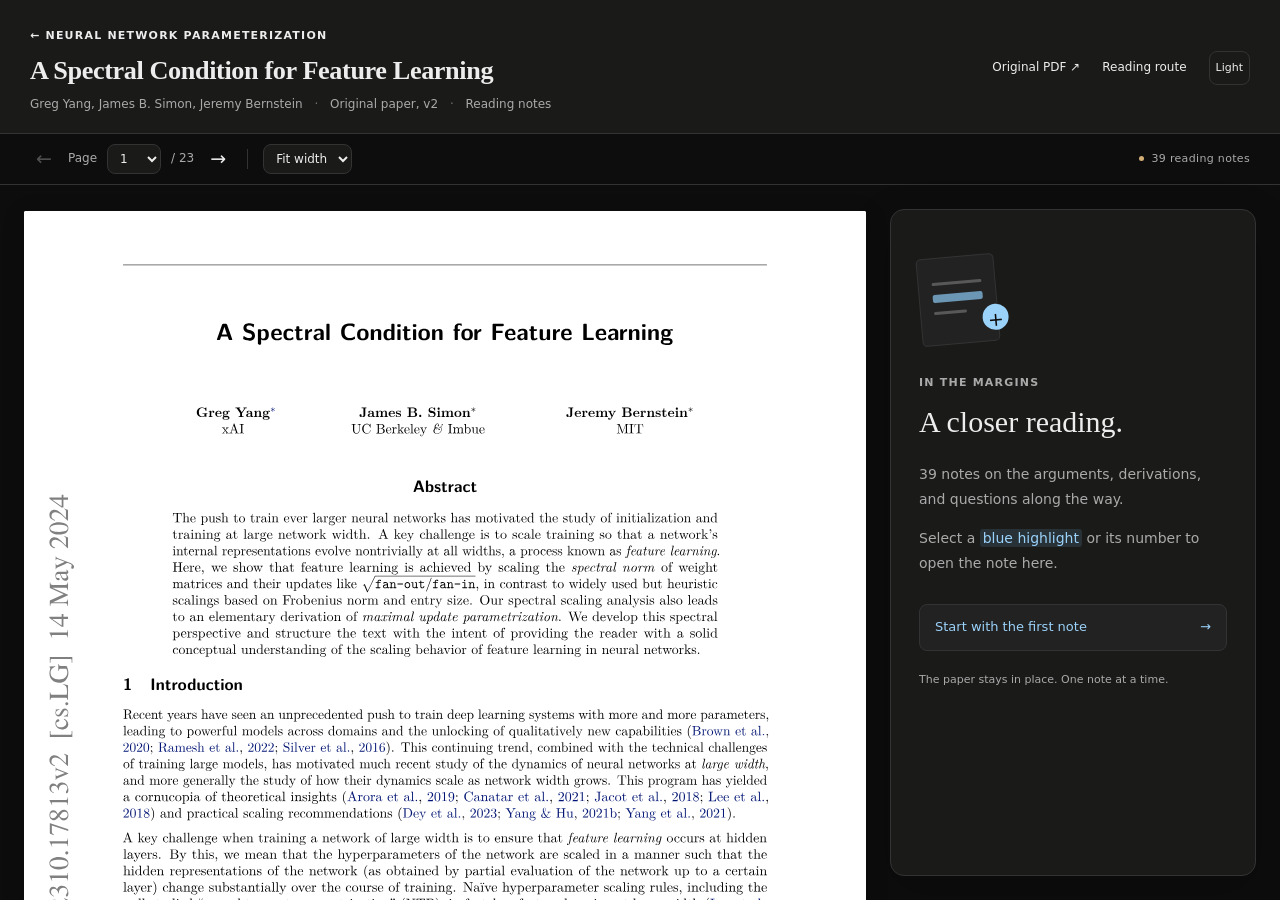
<file: posts/nn_parameterization/spectral_condition_annotations.html>
<!doctype html>
<html lang="en">
<head>
<meta charset="utf-8">
<meta name="viewport" content="width=device-width,initial-scale=1">
<meta name="color-scheme" content="dark light">
<title>A Spectral Condition for Feature Learning · Annotated paper</title>
<link rel="stylesheet" href="paper_reader.css">
<link rel="stylesheet" href="guide_theme.css?v=20261112">
<script src="../../assets/js/theme.js?v=20261112"></script>
<script src="paper_reader.js?v=20261112" defer></script>
</head>
<body>
<header class="reader_header">
  <div class="heading">
    <a class="eyebrow" href="index.html">← Neural network parameterization</a>
    <h1>A Spectral Condition for Feature Learning</h1>
    <p>Greg Yang, James B. Simon, Jeremy Bernstein <span>·</span> Original paper, v2 <span>·</span> Reading notes</p>
  </div>
  <nav class="header_links" aria-label="Reader links">
    <a class="pdf_link" href="paper_assets/source.pdf" target="_blank" rel="noopener" aria-label="Open original PDF"><span class="desktop_label">Original </span>PDF ↗</a>
    <a href="index.html">Reading route</a>
    <button id="theme_toggle" class="icon_button" data-theme-toggle aria-label="Switch to light theme" title="Switch theme">◐</button>
  </nav>
</header>
<div class="toolbar" role="region" aria-label="Paper controls">
  <div class="page_controls">
    <button id="previous_page" class="icon_button" aria-label="Previous page">←</button>
    <label for="page_select">Page</label><select id="page_select" aria-label="Paper page"><option value="1">1</option><option value="2">2</option><option value="3">3</option><option value="4">4</option><option value="5">5</option><option value="6">6</option><option value="7">7</option><option value="8">8</option><option value="9">9</option><option value="10">10</option><option value="11">11</option><option value="12">12</option><option value="13">13</option><option value="14">14</option><option value="15">15</option><option value="16">16</option><option value="17">17</option><option value="18">18</option><option value="19">19</option><option value="20">20</option><option value="21">21</option><option value="22">22</option><option value="23">23</option></select><span class="muted">/ 23</span>
    <button id="next_page" class="icon_button" aria-label="Next page">→</button>
    <span class="divider"></span>
    <select id="zoom_select" aria-label="Paper zoom"><option value="1">Fit width</option><option value="1.25">125%</option><option value="1.5">150%</option><option value="2">200%</option></select>
  </div>
  <button id="jump_notes" class="quick_notes">Notes ↗</button><span class="reader_label"><i></i> 39 reading notes</span>
</div>
<main class="workspace">
  <div id="paper_scroll" class="paper_scroll" tabindex="0" aria-label="Original paper, scroll to read">
    <div class="paper_track"><section class="paper_page" id="page_1" data-page="1" aria-label="Paper page 1" style="aspect-ratio:612.0/792.0"><img src="paper_assets/page_01.svg" width="612" height="792" alt="Original paper, page 1" decoding="async" fetchpriority=high><svg class="highlights" viewBox="0 0 612.0 792.0" aria-label="Annotations on page 1"></svg><span class="page_tag" aria-hidden="true">1</span></section><section class="paper_page" id="page_2" data-page="2" aria-label="Paper page 2" style="aspect-ratio:612.0/792.0"><img data-src="paper_assets/page_02.svg" width="612" height="792" alt="Original paper, page 2" decoding="async" ><svg class="highlights" viewBox="0 0 612.0 792.0" aria-label="Annotations on page 2"><g class="highlight" id="note_4" data-note="4" data-top="0.393997" role="button" tabindex="0" aria-label="Reading note 1: at layers ℓ = 1, ..., L−1." aria-controls="note_panel" aria-expanded="false"><rect class="highlight_fill" x="355.548" y="312.046" width="103.121" height="11.538" rx="1.5"/><circle class="pin" cx="31" cy="317.046" r="10"/><text class="pin_label" x="31" y="317.046" dy=".35em" text-anchor="middle">1</text></g></svg><span class="page_tag" aria-hidden="true">2</span></section><section class="paper_page" id="page_3" data-page="3" aria-label="Paper page 3" style="aspect-ratio:612.0/792.0"><img data-src="paper_assets/page_03.svg" width="612" height="792" alt="Original paper, page 3" decoding="async" ><svg class="highlights" viewBox="0 0 612.0 792.0" aria-label="Annotations on page 3"><g class="highlight" id="note_3" data-note="3" data-top="0.104951" role="button" tabindex="0" aria-label="Reading note 2: ∆hℓ(x) = ∆Wℓhℓ−1(x) + . . ." aria-controls="note_panel" aria-expanded="false"><rect class="highlight_fill" x="412.178" y="83.121" width="127.844" height="11.754" rx="1.5"/><circle class="pin" cx="31" cy="88.121" r="10"/><text class="pin_label" x="31" y="88.121" dy=".35em" text-anchor="middle">2</text></g></svg><span class="page_tag" aria-hidden="true">3</span></section><section class="paper_page" id="page_4" data-page="4" aria-label="Paper page 4" style="aspect-ratio:612.0/792.0"><img data-src="paper_assets/page_04.svg" width="612" height="792" alt="Original paper, page 4" decoding="async" ><svg class="highlights" viewBox="0 0 612.0 792.0" aria-label="Annotations on page 4"><g class="highlight" id="note_17" data-note="17" data-top="0.125776" role="button" tabindex="0" aria-label="Reading note 3: A||2 F = ∑ ij A2 ij " aria-controls="note_panel" aria-expanded="false"><rect class="highlight_fill" x="343.630" y="99.615" width="7.090" height="10.909" rx="1.5"/><rect class="highlight_fill" x="311.193" y="104.444" width="16.806" height="16.080" rx="1.5"/><rect class="highlight_fill" x="354.160" y="105.789" width="22.264" height="14.735" rx="1.5"/><rect class="highlight_fill" x="333.169" y="107.058" width="5.808" height="10.909" rx="1.5"/><circle class="pin" cx="31" cy="104.615" r="10"/><text class="pin_label" x="31" y="104.615" dy=".35em" text-anchor="middle">3</text></g><g class="highlight" id="note_11" data-note="11" data-top="0.188071" role="button" tabindex="0" aria-label="Reading note 4: A + B||∗ ≤ ||A||∗ + ||B||∗" aria-controls="note_panel" aria-expanded="false"><rect class="highlight_fill" x="75.884" y="148.952" width="6.629" height="10.909" rx="1.5"/><rect class="highlight_fill" x="86.717" y="148.952" width="5.808" height="10.909" rx="1.5"/><rect class="highlight_fill" x="96.692" y="148.952" width="59.848" height="13.390" rx="1.5"/><rect class="highlight_fill" x="160.707" y="148.952" width="22.664" height="13.390" rx="1.5"/><circle class="pin" cx="31" cy="153.952" r="10"/><text class="pin_label" x="31" y="153.952" dy=".35em" text-anchor="middle">4</text></g><g class="highlight" id="note_12" data-note="12" data-top="0.218178" role="button" tabindex="0" aria-label="Reading note 5: ||v||∗ " aria-controls="note_panel" aria-expanded="false"><rect class="highlight_fill" x="247.184" y="172.797" width="19.602" height="13.466" rx="1.5"/><circle class="pin" cx="31" cy="177.797" r="10"/><text class="pin_label" x="31" y="177.797" dy=".35em" text-anchor="middle">5</text></g><g class="highlight" id="note_13" data-note="13" data-top="0.271074" role="button" tabindex="0" aria-label="Reading note 6:  semi-orthogonal matrix has unit spectral norm: ||B||∗ = 1." aria-controls="note_panel" aria-expanded="false"><rect class="highlight_fill" x="198.448" y="214.691" width="211.859" height="10.909" rx="1.5"/><rect class="highlight_fill" x="416.275" y="214.691" width="42.481" height="13.390" rx="1.5"/><circle class="pin" cx="31" cy="219.691" r="10"/><text class="pin_label" x="31" y="219.691" dy=".35em" text-anchor="middle">6</text></g><g class="highlight" id="note_20" data-note="20" data-top="0.794474" role="button" tabindex="0" aria-label="Reading note 7: Hidden vector updates." aria-controls="note_panel" aria-expanded="false"><rect class="highlight_fill" x="71.970" y="629.223" width="115.936" height="10.909" rx="1.5"/><circle class="pin" cx="31" cy="634.223" r="10"/><text class="pin_label" x="31" y="634.223" dy=".35em" text-anchor="middle">7</text></g><g class="highlight" id="note_15" data-note="15" data-top="0.845673" role="button" tabindex="0" aria-label="Reading note 8: ∆hℓ(x)||2 ≤ ||∆Wℓ||∗ · ||hℓ−1(x)||2 + ||Wℓ||∗ · ||∆hℓ−1(x)||2 + ||∆Wℓ||∗ · ||∆hℓ−1(x)||2 = Θ(√nℓ)," aria-controls="note_panel" aria-expanded="false"><rect class="highlight_fill" x="363.396" y="669.773" width="146.035" height="20.354" rx="1.5"/><rect class="highlight_fill" x="106.420" y="676.742" width="150.852" height="13.384" rx="1.5"/><rect class="highlight_fill" x="261.439" y="676.742" width="97.790" height="13.384" rx="1.5"/><circle class="pin" cx="31" cy="674.773" r="10"/><text class="pin_label" x="31" y="674.773" dy=".35em" text-anchor="middle">8</text></g></svg><span class="page_tag" aria-hidden="true">4</span></section><section class="paper_page" id="page_5" data-page="5" aria-label="Paper page 5" style="aspect-ratio:612.0/792.0"><img data-src="paper_assets/page_05.svg" width="612" height="792" alt="Original paper, page 5" decoding="async" ><svg class="highlights" viewBox="0 0 612.0 792.0" aria-label="Annotations on page 5"><g class="highlight" id="note_21" data-note="21" data-top="0.221876" role="button" tabindex="0" aria-label="Reading note 9: Provided that fan-out is no less than fan-in (nℓ ≥ nℓ−1)" aria-controls="note_panel" aria-expanded="false"><rect class="highlight_fill" x="71.414" y="175.726" width="204.337" height="11.881" rx="1.5"/><rect class="highlight_fill" x="280.107" y="175.726" width="5.455" height="10.909" rx="1.5"/><rect class="highlight_fill" x="290.574" y="175.726" width="23.386" height="11.881" rx="1.5"/><circle class="pin" cx="31" cy="180.726" r="10"/><text class="pin_label" x="31" y="180.726" dy=".35em" text-anchor="middle">9</text></g><g class="highlight" id="note_18" data-note="18" data-top="0.277674" role="button" tabindex="0" aria-label="Reading note 10: Claim 2" aria-controls="note_panel" aria-expanded="false"><rect class="highlight_fill" x="71.970" y="219.918" width="39.281" height="10.909" rx="1.5"/><circle class="pin" cx="31" cy="224.918" r="10"/><text class="pin_label" x="31" y="224.918" dy=".35em" text-anchor="middle">10</text></g><g class="highlight" id="note_16" data-note="16" data-top="0.446670" role="button" tabindex="0" aria-label="Reading note 11: ||Wℓhℓ−1(x)||2 = ||Wℓ||∗ · ||hℓ−1(x)||2" aria-controls="note_panel" aria-expanded="false"><rect class="highlight_fill" x="71.970" y="353.763" width="71.042" height="13.390" rx="1.5"/><rect class="highlight_fill" x="148.346" y="353.763" width="81.225" height="13.390" rx="1.5"/><circle class="pin" cx="31" cy="358.763" r="10"/><text class="pin_label" x="31" y="358.763" dy=".35em" text-anchor="middle">11</text></g><g class="highlight" id="note_5" data-note="5" data-top="0.468282" role="button" tabindex="0" aria-label="Reading note 12: |Wℓhℓ−1(x)||2 ≈ σℓ √nℓ ||hℓ−1(x)||2" aria-controls="note_panel" aria-expanded="false"><rect class="highlight_fill" x="294.332" y="370.880" width="75.853" height="20.211" rx="1.5"/><rect class="highlight_fill" x="221.108" y="377.291" width="68.173" height="13.800" rx="1.5"/><circle class="pin" cx="31" cy="379.763" r="10"/><text class="pin_label" x="31" y="379.763" dy=".35em" text-anchor="middle">12</text></g><g class="highlight" id="note_7" data-note="7" data-top="0.483378" role="button" tabindex="0" aria-label="Reading note 13: σℓ(√nℓ−1 + √nℓ)" aria-controls="note_panel" aria-expanded="false"><rect class="highlight_fill" x="251.341" y="382.835" width="21.417" height="18.709" rx="1.5"/><rect class="highlight_fill" x="197.525" y="383.229" width="49.666" height="18.314" rx="1.5"/><circle class="pin" cx="31" cy="400.763" r="10"/><text class="pin_label" x="31" y="400.763" dy=".35em" text-anchor="middle">13</text></g><g class="highlight" id="note_6" data-note="6" data-top="0.551768" role="button" tabindex="0" aria-label="Reading note 14: ∆Wℓ = −ηℓ · ∇hℓ(x)L · hℓ−1(x)⊤. " aria-controls="note_panel" aria-expanded="false"><rect class="highlight_fill" x="267.484" y="437.000" width="111.133" height="14.322" rx="1.5"/><rect class="highlight_fill" x="232.873" y="438.262" width="29.973" height="12.293" rx="1.5"/><circle class="pin" cx="31" cy="442.000" r="10"/><text class="pin_label" x="31" y="442.000" dy=".35em" text-anchor="middle">14</text></g><g class="highlight" id="note_1" data-note="1" data-top="0.599971" role="button" tabindex="0" aria-label="Reading note 15: ||hℓ−1(x)||2 2" aria-controls="note_panel" aria-expanded="false"><rect class="highlight_fill" x="306.917" y="475.177" width="46.827" height="16.080" rx="1.5"/><circle class="pin" cx="31" cy="480.177" r="10"/><text class="pin_label" x="31" y="480.177" dy=".35em" text-anchor="middle">15</text></g><g class="highlight" id="note_2" data-note="2" data-top="0.603374" role="button" tabindex="0" aria-label="Reading note 16: ||∆Wℓ||∗ " aria-controls="note_panel" aria-expanded="false"><rect class="highlight_fill" x="367.620" y="477.872" width="34.968" height="13.384" rx="1.5"/><circle class="pin" cx="31" cy="501.177" r="10"/><text class="pin_label" x="31" y="501.177" dy=".35em" text-anchor="middle">16</text></g><g class="highlight" id="note_19" data-note="19" data-top="0.674269" role="button" tabindex="0" aria-label="Reading note 17: hℓ−1(x)||2" aria-controls="note_panel" aria-expanded="false"><rect class="highlight_fill" x="308.384" y="534.021" width="42.790" height="13.390" rx="1.5"/><circle class="pin" cx="31" cy="539.021" r="10"/><text class="pin_label" x="31" y="539.021" dy=".35em" text-anchor="middle">17</text></g><g class="highlight" id="note_25" data-note="25" data-top="0.737672" role="button" tabindex="0" aria-label="Reading note 18: ∆hℓ(x) = ∆Wℓhℓ−1(x)" aria-controls="note_panel" aria-expanded="false"><rect class="highlight_fill" x="179.741" y="584.236" width="102.693" height="11.881" rx="1.5"/><circle class="pin" cx="31" cy="589.236" r="10"/><text class="pin_label" x="31" y="589.236" dy=".35em" text-anchor="middle">18</text></g><g class="highlight" id="note_22" data-note="22" data-top="0.737672" role="button" tabindex="0" aria-label="Reading note 19: ∆Wℓ∆hℓ−1(x)" aria-controls="note_panel" aria-expanded="false"><rect class="highlight_fill" x="365.937" y="584.236" width="63.015" height="11.881" rx="1.5"/><circle class="pin" cx="31" cy="610.236" r="10"/><text class="pin_label" x="31" y="610.236" dy=".35em" text-anchor="middle">19</text></g><g class="highlight" id="note_8" data-note="8" data-top="0.761218" role="button" tabindex="0" aria-label="Reading note 20: does not perfectly cancel with the latter two" aria-controls="note_panel" aria-expanded="false"><rect class="highlight_fill" x="240.700" y="602.885" width="192.909" height="11.538" rx="1.5"/><circle class="pin" cx="31" cy="631.236" r="10"/><text class="pin_label" x="31" y="631.236" dy=".35em" text-anchor="middle">20</text></g><g class="highlight" id="note_37" data-note="37" data-top="0.785873" role="button" tabindex="0" aria-label="Reading note 21: Ω" aria-controls="note_panel" aria-expanded="false"><rect class="highlight_fill" x="265.428" y="622.412" width="8.302" height="10.909" rx="1.5"/><circle class="pin" cx="31" cy="652.236" r="10"/><text class="pin_label" x="31" y="652.236" dy=".35em" text-anchor="middle">21</text></g><g class="highlight" id="note_36" data-note="36" data-top="0.785873" role="button" tabindex="0" aria-label="Reading note 22: ||∆Wℓ||∗ · ||hℓ−1||2" aria-controls="note_panel" aria-expanded="false"><rect class="highlight_fill" x="277.412" y="622.412" width="73.213" height="13.466" rx="1.5"/><circle class="pin" cx="31" cy="673.236" r="10"/><text class="pin_label" x="31" y="673.236" dy=".35em" text-anchor="middle">22</text></g><g class="highlight" id="note_24" data-note="24" data-top="0.847769" role="button" tabindex="0" aria-label="Reading note 23: he norm of the input x is by assumption the correct size to serve as a base case" aria-controls="note_panel" aria-expanded="false"><rect class="highlight_fill" x="528.067" y="671.433" width="11.672" height="10.909" rx="1.5"/><rect class="highlight_fill" x="71.970" y="683.390" width="86.484" height="10.909" rx="1.5"/><rect class="highlight_fill" x="163.340" y="683.390" width="245.594" height="10.909" rx="1.5"/><circle class="pin" cx="31" cy="694.236" r="10"/><text class="pin_label" x="31" y="694.236" dy=".35em" text-anchor="middle">23</text></g><g class="highlight" id="note_9" data-note="9" data-top="0.877393" role="button" tabindex="0" aria-label="Reading note 24: ." aria-controls="note_panel" aria-expanded="false"><rect class="highlight_fill" x="239.260" y="694.896" width="2.762" height="11.538" rx="1.5"/><circle class="pin" cx="31" cy="715.236" r="10"/><text class="pin_label" x="31" y="715.236" dy=".35em" text-anchor="middle">24</text></g></svg><span class="page_tag" aria-hidden="true">5</span></section><section class="paper_page" id="page_6" data-page="6" aria-label="Paper page 6" style="aspect-ratio:612.0/792.0"><img data-src="paper_assets/page_06.svg" width="612" height="792" alt="Original paper, page 6" decoding="async" ><svg class="highlights" viewBox="0 0 612.0 792.0" aria-label="Annotations on page 6"><g class="highlight" id="note_23" data-note="23" data-top="0.523472" role="button" tabindex="0" aria-label="Reading note 25: Wℓ + ∆Wℓ||∗ = Θ (||Wℓ||∗ + ||∆Wℓ||∗) (11) ||hℓ(x) + ∆hℓ(x)||2 = Θ(||hℓ(x)||2 + ||∆hℓ(x)||2). (12)" aria-controls="note_panel" aria-expanded="false"><rect class="highlight_fill" x="227.412" y="414.590" width="118.359" height="13.466" rx="1.5"/><rect class="highlight_fill" x="349.937" y="414.590" width="36.970" height="13.466" rx="1.5"/><rect class="highlight_fill" x="523.434" y="414.590" width="17.684" height="10.909" rx="1.5"/><rect class="highlight_fill" x="201.831" y="429.558" width="152.197" height="13.390" rx="1.5"/><rect class="highlight_fill" x="358.194" y="429.558" width="51.970" height="13.390" rx="1.5"/><rect class="highlight_fill" x="523.434" y="429.558" width="17.684" height="10.909" rx="1.5"/><circle class="pin" cx="31" cy="419.590" r="10"/><text class="pin_label" x="31" y="419.590" dy=".35em" text-anchor="middle">25</text></g><g class="highlight" id="note_26" data-note="26" data-top="0.608468" role="button" tabindex="0" aria-label="Reading note 26: With these facts in place, the same argument we used in Section 3.1 for the first step ensures that Desideratum 1 also holds at later steps" aria-controls="note_panel" aria-expanded="false"><rect class="highlight_fill" x="385.985" y="481.907" width="153.703" height="10.909" rx="1.5"/><rect class="highlight_fill" x="71.970" y="493.870" width="444.482" height="10.909" rx="1.5"/><circle class="pin" cx="31" cy="486.907" r="10"/><text class="pin_label" x="31" y="486.907" dy=".35em" text-anchor="middle">26</text></g><g class="highlight" id="note_27" data-note="27" data-top="0.763873" role="button" tabindex="0" aria-label="Reading note 27: ||h′ ℓ(x)||2 = Θ (||hℓ(x)||2) " aria-controls="note_panel" aria-expanded="false"><rect class="highlight_fill" x="149.015" y="604.987" width="103.927" height="15.051" rx="1.5"/><circle class="pin" cx="31" cy="609.987" r="10"/><text class="pin_label" x="31" y="609.987" dy=".35em" text-anchor="middle">27</text></g></svg><span class="page_tag" aria-hidden="true">6</span></section><section class="paper_page" id="page_7" data-page="7" aria-label="Paper page 7" style="aspect-ratio:612.0/792.0"><img data-src="paper_assets/page_07.svg" width="612" height="792" alt="Original paper, page 7" decoding="async" ><svg class="highlights" viewBox="0 0 612.0 792.0" aria-label="Annotations on page 7"><g class="highlight" id="note_28" data-note="28" data-top="0.596774" role="button" tabindex="0" aria-label="Reading note 28: at least one summand will align to each hℓ(xi) from the batch" aria-controls="note_panel" aria-expanded="false"><rect class="highlight_fill" x="298.226" y="472.645" width="241.719" height="11.881" rx="1.5"/><rect class="highlight_fill" x="71.970" y="484.520" width="24.604" height="10.909" rx="1.5"/><circle class="pin" cx="31" cy="477.645" r="10"/><text class="pin_label" x="31" y="477.645" dy=".35em" text-anchor="middle">28</text></g><g class="highlight" id="note_31" data-note="31" data-top="0.611768" role="button" tabindex="0" aria-label="Reading note 29: not perfectly cancelled by the others" aria-controls="note_panel" aria-expanded="false"><rect class="highlight_fill" x="247.823" y="484.520" width="160.993" height="10.909" rx="1.5"/><circle class="pin" cx="31" cy="498.645" r="10"/><text class="pin_label" x="31" y="498.645" dy=".35em" text-anchor="middle">29</text></g><g class="highlight" id="note_29" data-note="29" data-top="0.637371" role="button" tabindex="0" aria-label="Reading note 30: Assumption 3. ||∆Wℓhℓ(xi)||2 = Θ(|| 1 B ∆W (i) ℓ hℓ(xi)||2)" aria-controls="note_panel" aria-expanded="false"><rect class="highlight_fill" x="149.015" y="504.798" width="167.696" height="16.711" rx="1.5"/><rect class="highlight_fill" x="71.540" y="507.651" width="72.341" height="10.909" rx="1.5"/><circle class="pin" cx="31" cy="519.645" r="10"/><text class="pin_label" x="31" y="519.645" dy=".35em" text-anchor="middle">30</text></g><g class="highlight" id="note_33" data-note="33" data-top="0.695672" role="button" tabindex="0" aria-label="Reading note 31: The batch size is width-independent" aria-controls="note_panel" aria-expanded="false"><rect class="highlight_fill" x="149.015" y="550.972" width="157.848" height="10.909" rx="1.5"/><circle class="pin" cx="31" cy="555.972" r="10"/><text class="pin_label" x="31" y="555.972" dy=".35em" text-anchor="middle">31</text></g><g class="highlight" id="note_32" data-note="32" data-top="0.723069" role="button" tabindex="0" aria-label="Reading note 32: ||∆Wℓhℓ(xi)||2 = Θ (||∆Wℓ||∗ · ||hℓ(xi)||2)" aria-controls="note_panel" aria-expanded="false"><rect class="highlight_fill" x="269.583" y="572.670" width="61.086" height="13.390" rx="1.5"/><rect class="highlight_fill" x="334.697" y="572.670" width="109.312" height="13.390" rx="1.5"/><circle class="pin" cx="31" cy="577.670" r="10"/><text class="pin_label" x="31" y="577.670" dy=".35em" text-anchor="middle">32</text></g><g class="highlight" id="note_30" data-note="30" data-top="0.768369" role="button" tabindex="0" aria-label="Reading note 33: continues to suffice to achieve proper feature learning" aria-controls="note_panel" aria-expanded="false"><rect class="highlight_fill" x="201.587" y="608.548" width="233.930" height="10.909" rx="1.5"/><circle class="pin" cx="31" cy="613.548" r="10"/><text class="pin_label" x="31" y="613.548" dy=".35em" text-anchor="middle">33</text></g><g class="highlight" id="note_38" data-note="38" data-top="0.880245" role="button" tabindex="0" aria-label="Reading note 34: For example, the momentum-less version of Adam is SignSGD" aria-controls="note_panel" aria-expanded="false"><rect class="highlight_fill" x="112.350" y="697.154" width="276.553" height="11.212" rx="1.5"/><circle class="pin" cx="31" cy="702.154" r="10"/><text class="pin_label" x="31" y="702.154" dy=".35em" text-anchor="middle">34</text></g></svg><span class="page_tag" aria-hidden="true">7</span></section><section class="paper_page" id="page_8" data-page="8" aria-label="Paper page 8" style="aspect-ratio:612.0/792.0"><img data-src="paper_assets/page_08.svg" width="612" height="792" alt="Original paper, page 8" decoding="async" ><svg class="highlights" viewBox="0 0 612.0 792.0" aria-label="Annotations on page 8"></svg><span class="page_tag" aria-hidden="true">8</span></section><section class="paper_page" id="page_9" data-page="9" aria-label="Paper page 9" style="aspect-ratio:612.0/792.0"><img data-src="paper_assets/page_09.svg" width="612" height="792" alt="Original paper, page 9" decoding="async" ><svg class="highlights" viewBox="0 0 612.0 792.0" aria-label="Annotations on page 9"><g class="highlight" id="note_40" data-note="40" data-top="0.375727" role="button" tabindex="0" aria-label="Reading note 35: σℓ = Θ(√nℓ/nℓ−1 · (√nℓ + √nℓ−1)−1). Simplifying within the Θ(·), we arrive at σℓ scaled as in the spectral parametrization (Parametrization 1" aria-controls="note_panel" aria-expanded="false"><rect class="highlight_fill" x="105.765" y="297.576" width="5.462" height="11.152" rx="1.5"/><rect class="highlight_fill" x="115.636" y="299.629" width="71.712" height="18.508" rx="1.5"/><rect class="highlight_fill" x="191.348" y="300.023" width="238.833" height="18.114" rx="1.5"/><rect class="highlight_fill" x="71.682" y="306.023" width="7.924" height="12.114" rx="1.5"/><rect class="highlight_fill" x="83.939" y="306.023" width="21.845" height="11.152" rx="1.5"/><rect class="highlight_fill" x="435.068" y="306.023" width="103.083" height="11.152" rx="1.5"/><rect class="highlight_fill" x="71.682" y="317.947" width="155.275" height="11.152" rx="1.5"/><circle class="pin" cx="31" cy="302.576" r="10"/><text class="pin_label" x="31" y="302.576" dy=".35em" text-anchor="middle">35</text></g><g class="highlight" id="note_39" data-note="39" data-top="0.431550" role="button" tabindex="0" aria-label="Reading note 36:  If W ′ ℓ is instead a random semi-orthogonal matrix, then we can simply use a prefactor σℓ = Θ(√nℓ/nℓ−1)." aria-controls="note_panel" aria-expanded="false"><rect class="highlight_fill" x="530.156" y="341.788" width="8.430" height="11.152" rx="1.5"/><rect class="highlight_fill" x="475.606" y="345.189" width="5.462" height="11.152" rx="1.5"/><rect class="highlight_fill" x="71.682" y="352.939" width="13.750" height="14.152" rx="1.5"/><rect class="highlight_fill" x="90.220" y="353.712" width="358.985" height="12.114" rx="1.5"/><rect class="highlight_fill" x="453.538" y="353.712" width="22.116" height="11.152" rx="1.5"/><rect class="highlight_fill" x="485.477" y="353.712" width="41.295" height="12.114" rx="1.5"/><circle class="pin" cx="31" cy="346.788" r="10"/><text class="pin_label" x="31" y="346.788" dy=".35em" text-anchor="middle">36</text></g><g class="highlight" id="note_41" data-note="41" data-top="0.647899" role="button" tabindex="0" aria-label="Reading note 37: ∆L = Θ(⟨∆Wℓ, ∇Wℓ L⟩) = Θ(||∆Wℓ||F · ||∇Wℓ L||F ) = Θ (||∆Wℓ||∗ · ||∇Wℓ L||∗ ) ," aria-controls="note_panel" aria-expanded="false"><rect class="highlight_fill" x="304.795" y="513.136" width="167.417" height="21.742" rx="1.5"/><rect class="highlight_fill" x="137.402" y="521.189" width="13.818" height="11.152" rx="1.5"/><rect class="highlight_fill" x="155.258" y="521.189" width="144.947" height="13.614" rx="1.5"/><circle class="pin" cx="31" cy="518.136" r="10"/><text class="pin_label" x="31" y="518.136" dy=".35em" text-anchor="middle">37</text></g></svg><span class="page_tag" aria-hidden="true">9</span></section><section class="paper_page" id="page_10" data-page="10" aria-label="Paper page 10" style="aspect-ratio:612.0/792.0"><img data-src="paper_assets/page_10.svg" width="612" height="792" alt="Original paper, page 10" decoding="async" ><svg class="highlights" viewBox="0 0 612.0 792.0" aria-label="Annotations on page 10"></svg><span class="page_tag" aria-hidden="true">10</span></section><section class="paper_page" id="page_11" data-page="11" aria-label="Paper page 11" style="aspect-ratio:612.0/792.0"><img data-src="paper_assets/page_11.svg" width="612" height="792" alt="Original paper, page 11" decoding="async" ><svg class="highlights" viewBox="0 0 612.0 792.0" aria-label="Annotations on page 11"></svg><span class="page_tag" aria-hidden="true">11</span></section><section class="paper_page" id="page_12" data-page="12" aria-label="Paper page 12" style="aspect-ratio:612.0/792.0"><img data-src="paper_assets/page_12.svg" width="612" height="792" alt="Original paper, page 12" decoding="async" ><svg class="highlights" viewBox="0 0 612.0 792.0" aria-label="Annotations on page 12"></svg><span class="page_tag" aria-hidden="true">12</span></section><section class="paper_page" id="page_13" data-page="13" aria-label="Paper page 13" style="aspect-ratio:612.0/792.0"><img data-src="paper_assets/page_13.svg" width="612" height="792" alt="Original paper, page 13" decoding="async" ><svg class="highlights" viewBox="0 0 612.0 792.0" aria-label="Annotations on page 13"></svg><span class="page_tag" aria-hidden="true">13</span></section><section class="paper_page" id="page_14" data-page="14" aria-label="Paper page 14" style="aspect-ratio:612.0/792.0"><img data-src="paper_assets/page_14.svg" width="612" height="792" alt="Original paper, page 14" decoding="async" ><svg class="highlights" viewBox="0 0 612.0 792.0" aria-label="Annotations on page 14"></svg><span class="page_tag" aria-hidden="true">14</span></section><section class="paper_page" id="page_15" data-page="15" aria-label="Paper page 15" style="aspect-ratio:612.0/792.0"><img data-src="paper_assets/page_15.svg" width="612" height="792" alt="Original paper, page 15" decoding="async" ><svg class="highlights" viewBox="0 0 612.0 792.0" aria-label="Annotations on page 15"></svg><span class="page_tag" aria-hidden="true">15</span></section><section class="paper_page" id="page_16" data-page="16" aria-label="Paper page 16" style="aspect-ratio:612.0/792.0"><img data-src="paper_assets/page_16.svg" width="612" height="792" alt="Original paper, page 16" decoding="async" ><svg class="highlights" viewBox="0 0 612.0 792.0" aria-label="Annotations on page 16"></svg><span class="page_tag" aria-hidden="true">16</span></section><section class="paper_page" id="page_17" data-page="17" aria-label="Paper page 17" style="aspect-ratio:612.0/792.0"><img data-src="paper_assets/page_17.svg" width="612" height="792" alt="Original paper, page 17" decoding="async" ><svg class="highlights" viewBox="0 0 612.0 792.0" aria-label="Annotations on page 17"></svg><span class="page_tag" aria-hidden="true">17</span></section><section class="paper_page" id="page_18" data-page="18" aria-label="Paper page 18" style="aspect-ratio:612.0/792.0"><img data-src="paper_assets/page_18.svg" width="612" height="792" alt="Original paper, page 18" decoding="async" ><svg class="highlights" viewBox="0 0 612.0 792.0" aria-label="Annotations on page 18"></svg><span class="page_tag" aria-hidden="true">18</span></section><section class="paper_page" id="page_19" data-page="19" aria-label="Paper page 19" style="aspect-ratio:612.0/792.0"><img data-src="paper_assets/page_19.svg" width="612" height="792" alt="Original paper, page 19" decoding="async" ><svg class="highlights" viewBox="0 0 612.0 792.0" aria-label="Annotations on page 19"><g class="highlight" id="note_34" data-note="34" data-top="0.120077" role="button" tabindex="0" aria-label="Reading note 38: ||W ||F ≈ σ · n" aria-controls="note_panel" aria-expanded="false"><rect class="highlight_fill" x="377.904" y="95.101" width="24.514" height="13.466" rx="1.5"/><rect class="highlight_fill" x="408.258" y="95.101" width="5.455" height="10.909" rx="1.5"/><rect class="highlight_fill" x="419.520" y="95.101" width="19.362" height="10.909" rx="1.5"/><circle class="pin" cx="31" cy="100.101" r="10"/><text class="pin_label" x="31" y="100.101" dy=".35em" text-anchor="middle">38</text></g><g class="highlight" id="note_35" data-note="35" data-top="0.126175" role="button" tabindex="0" aria-label="Reading note 39: σ · √n " aria-controls="note_panel" aria-expanded="false"><rect class="highlight_fill" x="174.659" y="99.931" width="26.768" height="18.037" rx="1.5"/><circle class="pin" cx="31" cy="121.101" r="10"/><text class="pin_label" x="31" y="121.101" dy=".35em" text-anchor="middle">39</text></g></svg><span class="page_tag" aria-hidden="true">19</span></section><section class="paper_page" id="page_20" data-page="20" aria-label="Paper page 20" style="aspect-ratio:612.0/792.0"><img data-src="paper_assets/page_20.svg" width="612" height="792" alt="Original paper, page 20" decoding="async" ><svg class="highlights" viewBox="0 0 612.0 792.0" aria-label="Annotations on page 20"></svg><span class="page_tag" aria-hidden="true">20</span></section><section class="paper_page" id="page_21" data-page="21" aria-label="Paper page 21" style="aspect-ratio:612.0/792.0"><img data-src="paper_assets/page_21.svg" width="612" height="792" alt="Original paper, page 21" decoding="async" ><svg class="highlights" viewBox="0 0 612.0 792.0" aria-label="Annotations on page 21"></svg><span class="page_tag" aria-hidden="true">21</span></section><section class="paper_page" id="page_22" data-page="22" aria-label="Paper page 22" style="aspect-ratio:612.0/792.0"><img data-src="paper_assets/page_22.svg" width="612" height="792" alt="Original paper, page 22" decoding="async" ><svg class="highlights" viewBox="0 0 612.0 792.0" aria-label="Annotations on page 22"></svg><span class="page_tag" aria-hidden="true">22</span></section><section class="paper_page" id="page_23" data-page="23" aria-label="Paper page 23" style="aspect-ratio:612.0/792.0"><img data-src="paper_assets/page_23.svg" width="612" height="792" alt="Original paper, page 23" decoding="async" ><svg class="highlights" viewBox="0 0 612.0 792.0" aria-label="Annotations on page 23"></svg><span class="page_tag" aria-hidden="true">23</span></section></div>
    <noscript><p class="noscript">Enable JavaScript to read the annotations, or <a href="paper_assets/source.pdf">open the original PDF</a>.</p></noscript>
  </div>
  <aside id="note_panel" class="note_panel" aria-label="Selected annotation">
    <div id="empty_note" class="empty_note">
      <div class="note_illustration" aria-hidden="true"><span></span><span></span><span></span><b>+</b></div>
      <p class="eyebrow">IN THE MARGINS</p>
      <h2>A closer reading.</h2>
      <p>39 notes on the arguments, derivations, and questions along the way.</p>
      <p>Select a <mark>blue highlight</mark> or its number to open the note here.</p>
      <button id="first_note" class="primary_button">Start with the first note <span>→</span></button>
      <small>The paper stays in place. One note at a time.</small>
    </div>
    <div id="selected_note" class="selected_note" hidden>
      <div class="note_heading"><div><p id="note_location" class="eyebrow"></p><h2 id="note_title" tabindex="-1"></h2></div><button id="close_note" class="icon_button" aria-label="Close annotation">×</button></div>
      <div id="note_content" class="note_content"><blockquote id="note_quote"></blockquote><div id="note_body" class="note_body"></div></div>
      <footer class="note_footer"><a href="index.html">Reading route ↗</a><div class="note_navigation"><button id="previous_note" class="icon_button" aria-label="Previous annotation">←</button><span id="note_counter"></span><button id="next_note" class="icon_button" aria-label="Next annotation">→</button></div></footer>
    </div>
  </aside>
</main>
<div id="reader_status" class="sr_only" aria-live="polite"></div>
<script type="application/json" id="notes_data">[{"id": 4, "number": 1, "page": 2, "quote": "at layers \u003cspan class=\"inline_math\">\u003cspan class=\"katex\">\u003cmath xmlns=\"http://www.w3.org/1998/Math/MathML\">\u003csemantics>\u003cmrow>\u003cmi mathvariant=\"normal\">ℓ\u003c/mi>\u003cmo>=\u003c/mo>\u003cmn>1\u003c/mn>\u003cmo separator=\"true\">,\u003c/mo>\u003cmo>…\u003c/mo>\u003cmo separator=\"true\">,\u003c/mo>\u003cmi>L\u003c/mi>\u003cmo>−\u003c/mo>\u003cmn>1\u003c/mn>\u003c/mrow>\u003cannotation encoding=\"application/x-tex\">\\ell=1,\\ldots,L-1\u003c/annotation>\u003c/semantics>\u003c/math>\u003c/span>\u003c/span>.", "body": "The last layer&#x27;s output features don&#x27;t cascade to downstream hidden layers, so they aren&#x27;t included in this hidden-feature desideratum. Note we&#x27;re still ensuring the spectral condition on all layers, and the output scale still matters for the loss and backpropagation."}, {"id": 3, "number": 2, "page": 3, "quote": "\u003cspan class=\"inline_math\">\u003cspan class=\"katex\">\u003cmath xmlns=\"http://www.w3.org/1998/Math/MathML\">\u003csemantics>\u003cmrow>\u003cmi mathvariant=\"normal\">Δ\u003c/mi>\u003cmsub>\u003cmi>h\u003c/mi>\u003cmi mathvariant=\"normal\">ℓ\u003c/mi>\u003c/msub>\u003cmo stretchy=\"false\">(\u003c/mo>\u003cmi>x\u003c/mi>\u003cmo stretchy=\"false\">)\u003c/mo>\u003cmo>=\u003c/mo>\u003cmi mathvariant=\"normal\">Δ\u003c/mi>\u003cmsub>\u003cmi>W\u003c/mi>\u003cmi mathvariant=\"normal\">ℓ\u003c/mi>\u003c/msub>\u003cmsub>\u003cmi>h\u003c/mi>\u003cmrow>\u003cmi mathvariant=\"normal\">ℓ\u003c/mi>\u003cmo>−\u003c/mo>\u003cmn>1\u003c/mn>\u003c/mrow>\u003c/msub>\u003cmo stretchy=\"false\">(\u003c/mo>\u003cmi>x\u003c/mi>\u003cmo stretchy=\"false\">)\u003c/mo>\u003cmo>+\u003c/mo>\u003cmo>⋯\u003c/mo>\u003c/mrow>\u003cannotation encoding=\"application/x-tex\">\\Delta h_\\ell(x)=\\Delta W_\\ell h_{\\ell-1}(x)+\\cdots\u003c/annotation>\u003c/semantics>\u003c/math>\u003c/span>\u003c/span>", "body": "See equation 5.\n\n\u003cspan class=\"inline_math\">\u003cspan class=\"katex\">\u003cmath xmlns=\"http://www.w3.org/1998/Math/MathML\">\u003csemantics>\u003cmrow>\u003cmi mathvariant=\"normal\">Δ\u003c/mi>\u003cmsub>\u003cmi>h\u003c/mi>\u003cmi mathvariant=\"normal\">ℓ\u003c/mi>\u003c/msub>\u003c/mrow>\u003cannotation encoding=\"application/x-tex\">\\Delta h_\\ell\u003c/annotation>\u003c/semantics>\u003c/math>\u003c/span>\u003c/span> is made up of 3 terms:\n\u003cspan class=\"equation\">\u003cspan class=\"katex\">\u003cmath xmlns=\"http://www.w3.org/1998/Math/MathML\" display=\"block\">\u003csemantics>\u003cmtable rowspacing=\"0.25em\" columnalign=\"right left\" columnspacing=\"0em\">\u003cmtr>\u003cmtd>\u003cmstyle scriptlevel=\"0\" displaystyle=\"true\">\u003cmrow>\u003cmi mathvariant=\"normal\">Δ\u003c/mi>\u003cmsub>\u003cmi>h\u003c/mi>\u003cmi mathvariant=\"normal\">ℓ\u003c/mi>\u003c/msub>\u003c/mrow>\u003c/mstyle>\u003c/mtd>\u003cmtd>\u003cmstyle scriptlevel=\"0\" displaystyle=\"true\">\u003cmrow>\u003cmrow>\u003c/mrow>\u003cmo>=\u003c/mo>\u003cmo stretchy=\"false\">(\u003c/mo>\u003cmsub>\u003cmi>W\u003c/mi>\u003cmi mathvariant=\"normal\">ℓ\u003c/mi>\u003c/msub>\u003cmo>+\u003c/mo>\u003cmi mathvariant=\"normal\">Δ\u003c/mi>\u003cmsub>\u003cmi>W\u003c/mi>\u003cmi mathvariant=\"normal\">ℓ\u003c/mi>\u003c/msub>\u003cmo stretchy=\"false\">)\u003c/mo>\u003cmo stretchy=\"false\">(\u003c/mo>\u003cmsub>\u003cmi>h\u003c/mi>\u003cmrow>\u003cmi mathvariant=\"normal\">ℓ\u003c/mi>\u003cmo>−\u003c/mo>\u003cmn>1\u003c/mn>\u003c/mrow>\u003c/msub>\u003cmo>+\u003c/mo>\u003cmi mathvariant=\"normal\">Δ\u003c/mi>\u003cmsub>\u003cmi>h\u003c/mi>\u003cmrow>\u003cmi mathvariant=\"normal\">ℓ\u003c/mi>\u003cmo>−\u003c/mo>\u003cmn>1\u003c/mn>\u003c/mrow>\u003c/msub>\u003cmo stretchy=\"false\">)\u003c/mo>\u003c/mrow>\u003c/mstyle>\u003c/mtd>\u003c/mtr>\u003cmtr>\u003cmtd>\u003cmstyle scriptlevel=\"0\" displaystyle=\"true\">\u003cmrow>\u003c/mrow>\u003c/mstyle>\u003c/mtd>\u003cmtd>\u003cmstyle scriptlevel=\"0\" displaystyle=\"true\">\u003cmrow>\u003cmrow>\u003c/mrow>\u003cmspace width=\"1em\"/>\u003cmo>−\u003c/mo>\u003cmsub>\u003cmi>W\u003c/mi>\u003cmi mathvariant=\"normal\">ℓ\u003c/mi>\u003c/msub>\u003cmsub>\u003cmi>h\u003c/mi>\u003cmrow>\u003cmi mathvariant=\"normal\">ℓ\u003c/mi>\u003cmo>−\u003c/mo>\u003cmn>1\u003c/mn>\u003c/mrow>\u003c/msub>\u003c/mrow>\u003c/mstyle>\u003c/mtd>\u003c/mtr>\u003cmtr>\u003cmtd>\u003cmstyle scriptlevel=\"0\" displaystyle=\"true\">\u003cmrow>\u003c/mrow>\u003c/mstyle>\u003c/mtd>\u003cmtd>\u003cmstyle scriptlevel=\"0\" displaystyle=\"true\">\u003cmrow>\u003cmrow>\u003c/mrow>\u003cmo>=\u003c/mo>\u003cmi mathvariant=\"normal\">Δ\u003c/mi>\u003cmsub>\u003cmi>W\u003c/mi>\u003cmi mathvariant=\"normal\">ℓ\u003c/mi>\u003c/msub>\u003cmsub>\u003cmi>h\u003c/mi>\u003cmrow>\u003cmi mathvariant=\"normal\">ℓ\u003c/mi>\u003cmo>−\u003c/mo>\u003cmn>1\u003c/mn>\u003c/mrow>\u003c/msub>\u003c/mrow>\u003c/mstyle>\u003c/mtd>\u003c/mtr>\u003cmtr>\u003cmtd>\u003cmstyle scriptlevel=\"0\" displaystyle=\"true\">\u003cmrow>\u003c/mrow>\u003c/mstyle>\u003c/mtd>\u003cmtd>\u003cmstyle scriptlevel=\"0\" displaystyle=\"true\">\u003cmrow>\u003cmrow>\u003c/mrow>\u003cmspace width=\"1em\"/>\u003cmo>+\u003c/mo>\u003cmsub>\u003cmi>W\u003c/mi>\u003cmi mathvariant=\"normal\">ℓ\u003c/mi>\u003c/msub>\u003cmi mathvariant=\"normal\">Δ\u003c/mi>\u003cmsub>\u003cmi>h\u003c/mi>\u003cmrow>\u003cmi mathvariant=\"normal\">ℓ\u003c/mi>\u003cmo>−\u003c/mo>\u003cmn>1\u003c/mn>\u003c/mrow>\u003c/msub>\u003c/mrow>\u003c/mstyle>\u003c/mtd>\u003c/mtr>\u003cmtr>\u003cmtd>\u003cmstyle scriptlevel=\"0\" displaystyle=\"true\">\u003cmrow>\u003c/mrow>\u003c/mstyle>\u003c/mtd>\u003cmtd>\u003cmstyle scriptlevel=\"0\" displaystyle=\"true\">\u003cmrow>\u003cmrow>\u003c/mrow>\u003cmspace width=\"1em\"/>\u003cmo>+\u003c/mo>\u003cmi mathvariant=\"normal\">Δ\u003c/mi>\u003cmsub>\u003cmi>W\u003c/mi>\u003cmi mathvariant=\"normal\">ℓ\u003c/mi>\u003c/msub>\u003cmi mathvariant=\"normal\">Δ\u003c/mi>\u003cmsub>\u003cmi>h\u003c/mi>\u003cmrow>\u003cmi mathvariant=\"normal\">ℓ\u003c/mi>\u003cmo>−\u003c/mo>\u003cmn>1\u003c/mn>\u003c/mrow>\u003c/msub>\u003cmtext> \u003c/mtext>\u003cmi mathvariant=\"normal\">.\u003c/mi>\u003c/mrow>\u003c/mstyle>\u003c/mtd>\u003c/mtr>\u003c/mtable>\u003cannotation encoding=\"application/x-tex\">\\begin{aligned}\\Delta h_\\ell &amp;= (W_\\ell+\\Delta W_\\ell)(h_{\\ell-1}+\\Delta h_{\\ell-1})\\\\&amp;\\quad-W_\\ell h_{\\ell-1}\\\\&amp;=\\Delta W_\\ell h_{\\ell-1}\\\\&amp;\\quad+W_\\ell\\Delta h_{\\ell-1}\\\\&amp;\\quad+\\Delta W_\\ell\\Delta h_{\\ell-1}\\,.\\end{aligned}\u003c/annotation>\u003c/semantics>\u003c/math>\u003c/span>\u003c/span>\n\nWe are assuming desideratum 1 at \u003cspan class=\"inline_math\">\u003cspan class=\"katex\">\u003cmath xmlns=\"http://www.w3.org/1998/Math/MathML\">\u003csemantics>\u003cmrow>\u003cmi mathvariant=\"normal\">ℓ\u003c/mi>\u003cmo>−\u003c/mo>\u003cmn>1\u003c/mn>\u003c/mrow>\u003cannotation encoding=\"application/x-tex\">\\ell-1\u003c/annotation>\u003c/semantics>\u003c/math>\u003c/span>\u003c/span> and condition 1, and getting the upper bound at \u003cspan class=\"inline_math\">\u003cspan class=\"katex\">\u003cmath xmlns=\"http://www.w3.org/1998/Math/MathML\">\u003csemantics>\u003cmrow>\u003cmi mathvariant=\"normal\">ℓ\u003c/mi>\u003c/mrow>\u003cannotation encoding=\"application/x-tex\">\\ell\u003c/annotation>\u003c/semantics>\u003c/math>\u003c/span>\u003c/span>. We still need a lower bound to prove sufficiency.\n\nThis is a bit odd to think of because \u003cspan class=\"inline_math\">\u003cspan class=\"katex\">\u003cmath xmlns=\"http://www.w3.org/1998/Math/MathML\">\u003csemantics>\u003cmrow>\u003cmi mathvariant=\"normal\">Δ\u003c/mi>\u003cmi>W\u003c/mi>\u003c/mrow>\u003cannotation encoding=\"application/x-tex\">\\Delta W\u003c/annotation>\u003c/semantics>\u003c/math>\u003c/span>\u003c/span>/\u003cspan class=\"inline_math\">\u003cspan class=\"katex\">\u003cmath xmlns=\"http://www.w3.org/1998/Math/MathML\">\u003csemantics>\u003cmrow>\u003cmi>h\u003c/mi>\u003c/mrow>\u003cannotation encoding=\"application/x-tex\">h\u003c/annotation>\u003c/semantics>\u003c/math>\u003c/span>\u003c/span> come from backpropagation and we might expect to have to work inductively backwards for them. But condition 1 is a global assertion about \u003cspan class=\"inline_math\">\u003cspan class=\"katex\">\u003cmath xmlns=\"http://www.w3.org/1998/Math/MathML\">\u003csemantics>\u003cmrow>\u003cmi>W\u003c/mi>\u003c/mrow>\u003cannotation encoding=\"application/x-tex\">W\u003c/annotation>\u003c/semantics>\u003c/math>\u003c/span>\u003c/span> and \u003cspan class=\"inline_math\">\u003cspan class=\"katex\">\u003cmath xmlns=\"http://www.w3.org/1998/Math/MathML\">\u003csemantics>\u003cmrow>\u003cmi mathvariant=\"normal\">Δ\u003c/mi>\u003cmi>W\u003c/mi>\u003c/mrow>\u003cannotation encoding=\"application/x-tex\">\\Delta W\u003c/annotation>\u003c/semantics>\u003c/math>\u003c/span>\u003c/span>, so thinking of backpropagation here is a red herring. Recursively using the size of \u003cspan class=\"inline_math\">\u003cspan class=\"katex\">\u003cmath xmlns=\"http://www.w3.org/1998/Math/MathML\">\u003csemantics>\u003cmrow>\u003cmsub>\u003cmi>h\u003c/mi>\u003cmrow>\u003cmi mathvariant=\"normal\">ℓ\u003c/mi>\u003cmo>−\u003c/mo>\u003cmn>1\u003c/mn>\u003c/mrow>\u003c/msub>\u003c/mrow>\u003cannotation encoding=\"application/x-tex\">h_{\\ell-1}\u003c/annotation>\u003c/semantics>\u003c/math>\u003c/span>\u003c/span>/\u003cspan class=\"inline_math\">\u003cspan class=\"katex\">\u003cmath xmlns=\"http://www.w3.org/1998/Math/MathML\">\u003csemantics>\u003cmrow>\u003cmi mathvariant=\"normal\">Δ\u003c/mi>\u003cmsub>\u003cmi>h\u003c/mi>\u003cmrow>\u003cmi mathvariant=\"normal\">ℓ\u003c/mi>\u003cmo>−\u003c/mo>\u003cmn>1\u003c/mn>\u003c/mrow>\u003c/msub>\u003c/mrow>\u003cannotation encoding=\"application/x-tex\">\\Delta h_{\\ell-1}\u003c/annotation>\u003c/semantics>\u003c/math>\u003c/span>\u003c/span> to prove the upper bound at \u003cspan class=\"inline_math\">\u003cspan class=\"katex\">\u003cmath xmlns=\"http://www.w3.org/1998/Math/MathML\">\u003csemantics>\u003cmrow>\u003cmi mathvariant=\"normal\">ℓ\u003c/mi>\u003c/mrow>\u003cannotation encoding=\"application/x-tex\">\\ell\u003c/annotation>\u003c/semantics>\u003c/math>\u003c/span>\u003c/span> is pretty straightforward, as shown with equations 4 &amp; 5.\n\n\u003cspan class=\"inline_math\">\u003cspan class=\"katex\">\u003cmath xmlns=\"http://www.w3.org/1998/Math/MathML\">\u003csemantics>\u003cmrow>\u003cmsub>\u003cmi>W\u003c/mi>\u003cmi mathvariant=\"normal\">ℓ\u003c/mi>\u003c/msub>\u003cmi mathvariant=\"normal\">Δ\u003c/mi>\u003cmsub>\u003cmi>h\u003c/mi>\u003cmrow>\u003cmi mathvariant=\"normal\">ℓ\u003c/mi>\u003cmo>−\u003c/mo>\u003cmn>1\u003c/mn>\u003c/mrow>\u003c/msub>\u003c/mrow>\u003cannotation encoding=\"application/x-tex\">W_\\ell\\Delta h_{\\ell-1}\u003c/annotation>\u003c/semantics>\u003c/math>\u003c/span>\u003c/span> is at most \u003cspan class=\"inline_math\">\u003cspan class=\"katex\">\u003cmath xmlns=\"http://www.w3.org/1998/Math/MathML\">\u003csemantics>\u003cmrow>\u003cmi>O\u003c/mi>\u003cmo stretchy=\"false\">(\u003c/mo>\u003cmsqrt>\u003cmsub>\u003cmi>n\u003c/mi>\u003cmi mathvariant=\"normal\">ℓ\u003c/mi>\u003c/msub>\u003c/msqrt>\u003cmo stretchy=\"false\">)\u003c/mo>\u003c/mrow>\u003cannotation encoding=\"application/x-tex\">O(\\sqrt{n_\\ell})\u003c/annotation>\u003c/semantics>\u003c/math>\u003c/span>\u003c/span>, and the same goes for \u003cspan class=\"inline_math\">\u003cspan class=\"katex\">\u003cmath xmlns=\"http://www.w3.org/1998/Math/MathML\">\u003csemantics>\u003cmrow>\u003cmi mathvariant=\"normal\">Δ\u003c/mi>\u003cmsub>\u003cmi>W\u003c/mi>\u003cmi mathvariant=\"normal\">ℓ\u003c/mi>\u003c/msub>\u003cmi mathvariant=\"normal\">Δ\u003c/mi>\u003cmsub>\u003cmi>h\u003c/mi>\u003cmrow>\u003cmi mathvariant=\"normal\">ℓ\u003c/mi>\u003cmo>−\u003c/mo>\u003cmn>1\u003c/mn>\u003c/mrow>\u003c/msub>\u003c/mrow>\u003cannotation encoding=\"application/x-tex\">\\Delta W_\\ell\\Delta h_{\\ell-1}\u003c/annotation>\u003c/semantics>\u003c/math>\u003c/span>\u003c/span>. Neither has to be lower order just because the input isn&#x27;t the top singular vector.\n\nUnder condition 1, if \u003cspan class=\"inline_math\">\u003cspan class=\"katex\">\u003cmath xmlns=\"http://www.w3.org/1998/Math/MathML\">\u003csemantics>\u003cmrow>\u003cmi mathvariant=\"normal\">Δ\u003c/mi>\u003cmsub>\u003cmi>W\u003c/mi>\u003cmi mathvariant=\"normal\">ℓ\u003c/mi>\u003c/msub>\u003c/mrow>\u003cannotation encoding=\"application/x-tex\">\\Delta W_\\ell\u003c/annotation>\u003c/semantics>\u003c/math>\u003c/span>\u003c/span> acts on \u003cspan class=\"inline_math\">\u003cspan class=\"katex\">\u003cmath xmlns=\"http://www.w3.org/1998/Math/MathML\">\u003csemantics>\u003cmrow>\u003cmsub>\u003cmi>h\u003c/mi>\u003cmrow>\u003cmi mathvariant=\"normal\">ℓ\u003c/mi>\u003cmo>−\u003c/mo>\u003cmn>1\u003c/mn>\u003c/mrow>\u003c/msub>\u003c/mrow>\u003cannotation encoding=\"application/x-tex\">h_{\\ell-1}\u003c/annotation>\u003c/semantics>\u003c/math>\u003c/span>\u003c/span> by a width-independent fraction of its spectral norm, then \u003cspan class=\"inline_math\">\u003cspan class=\"katex\">\u003cmath xmlns=\"http://www.w3.org/1998/Math/MathML\">\u003csemantics>\u003cmrow>\u003cmi mathvariant=\"normal\">Δ\u003c/mi>\u003cmsub>\u003cmi>W\u003c/mi>\u003cmi mathvariant=\"normal\">ℓ\u003c/mi>\u003c/msub>\u003cmsub>\u003cmi>h\u003c/mi>\u003cmrow>\u003cmi mathvariant=\"normal\">ℓ\u003c/mi>\u003cmo>−\u003c/mo>\u003cmn>1\u003c/mn>\u003c/mrow>\u003c/msub>\u003c/mrow>\u003cannotation encoding=\"application/x-tex\">\\Delta W_\\ell h_{\\ell-1}\u003c/annotation>\u003c/semantics>\u003c/math>\u003c/span>\u003c/span> is \u003cspan class=\"inline_math\">\u003cspan class=\"katex\">\u003cmath xmlns=\"http://www.w3.org/1998/Math/MathML\">\u003csemantics>\u003cmrow>\u003cmi mathvariant=\"normal\">Θ\u003c/mi>\u003cmo stretchy=\"false\">(\u003c/mo>\u003cmsqrt>\u003cmsub>\u003cmi>n\u003c/mi>\u003cmi mathvariant=\"normal\">ℓ\u003c/mi>\u003c/msub>\u003c/msqrt>\u003cmo stretchy=\"false\">)\u003c/mo>\u003c/mrow>\u003cannotation encoding=\"application/x-tex\">\\Theta(\\sqrt{n_\\ell})\u003c/annotation>\u003c/semantics>\u003c/math>\u003c/span>\u003c/span>. To conclude that the sum is also \u003cspan class=\"inline_math\">\u003cspan class=\"katex\">\u003cmath xmlns=\"http://www.w3.org/1998/Math/MathML\">\u003csemantics>\u003cmrow>\u003cmi mathvariant=\"normal\">Θ\u003c/mi>\u003cmo stretchy=\"false\">(\u003c/mo>\u003cmsqrt>\u003cmsub>\u003cmi>n\u003c/mi>\u003cmi mathvariant=\"normal\">ℓ\u003c/mi>\u003c/msub>\u003c/msqrt>\u003cmo stretchy=\"false\">)\u003c/mo>\u003c/mrow>\u003cannotation encoding=\"application/x-tex\">\\Theta(\\sqrt{n_\\ell})\u003c/annotation>\u003c/semantics>\u003c/math>\u003c/span>\u003c/span>, we still need the latter two terms not to cancel it asymptotically. That is the extra assumption used with equation 9."}, {"id": 17, "number": 3, "page": 4, "quote": "\u003cspan class=\"inline_math\">\u003cspan class=\"katex\">\u003cmath xmlns=\"http://www.w3.org/1998/Math/MathML\">\u003csemantics>\u003cmrow>\u003cmi mathvariant=\"normal\">∥\u003c/mi>\u003cmi>A\u003c/mi>\u003cmsubsup>\u003cmi mathvariant=\"normal\">∥\u003c/mi>\u003cmi>F\u003c/mi>\u003cmn>2\u003c/mn>\u003c/msubsup>\u003cmo>=\u003c/mo>\u003cmsub>\u003cmo>∑\u003c/mo>\u003cmrow>\u003cmi>i\u003c/mi>\u003cmo separator=\"true\">,\u003c/mo>\u003cmi>j\u003c/mi>\u003c/mrow>\u003c/msub>\u003cmsubsup>\u003cmi>A\u003c/mi>\u003cmrow>\u003cmi>i\u003c/mi>\u003cmi>j\u003c/mi>\u003c/mrow>\u003cmn>2\u003c/mn>\u003c/msubsup>\u003c/mrow>\u003cannotation encoding=\"application/x-tex\">\\|A\\|_F^2=\\sum_{i,j}A_{ij}^2\u003c/annotation>\u003c/semantics>\u003c/math>\u003c/span>\u003c/span>", "body": "Note that these are squared norms; take the square root to get the Frobenius or \u003cspan class=\"inline_math\">\u003cspan class=\"katex\">\u003cmath xmlns=\"http://www.w3.org/1998/Math/MathML\">\u003csemantics>\u003cmrow>\u003cmsub>\u003cmi mathvariant=\"normal\">ℓ\u003c/mi>\u003cmn>2\u003c/mn>\u003c/msub>\u003c/mrow>\u003cannotation encoding=\"application/x-tex\">\\ell_2\u003c/annotation>\u003c/semantics>\u003c/math>\u003c/span>\u003c/span> norm itself."}, {"id": 11, "number": 4, "page": 4, "quote": "\u003cspan class=\"inline_math\">\u003cspan class=\"katex\">\u003cmath xmlns=\"http://www.w3.org/1998/Math/MathML\">\u003csemantics>\u003cmrow>\u003cmi mathvariant=\"normal\">∥\u003c/mi>\u003cmi>A\u003c/mi>\u003cmo>+\u003c/mo>\u003cmi>B\u003c/mi>\u003cmsub>\u003cmi mathvariant=\"normal\">∥\u003c/mi>\u003cmo>∗\u003c/mo>\u003c/msub>\u003cmo>≤\u003c/mo>\u003cmi mathvariant=\"normal\">∥\u003c/mi>\u003cmi>A\u003c/mi>\u003cmsub>\u003cmi mathvariant=\"normal\">∥\u003c/mi>\u003cmo>∗\u003c/mo>\u003c/msub>\u003cmo>+\u003c/mo>\u003cmi mathvariant=\"normal\">∥\u003c/mi>\u003cmi>B\u003c/mi>\u003cmsub>\u003cmi mathvariant=\"normal\">∥\u003c/mi>\u003cmo>∗\u003c/mo>\u003c/msub>\u003c/mrow>\u003cannotation encoding=\"application/x-tex\">\\|A+B\\|_*\\le\\|A\\|_*+\\|B\\|_*\u003c/annotation>\u003c/semantics>\u003c/math>\u003c/span>\u003c/span>", "body": "I believe this invokes the triangle inequality: \u003cspan class=\"equation\">\u003cspan class=\"katex\">\u003cmath xmlns=\"http://www.w3.org/1998/Math/MathML\" display=\"block\">\u003csemantics>\u003cmtable rowspacing=\"0.25em\" columnalign=\"right left\" columnspacing=\"0em\">\u003cmtr>\u003cmtd>\u003cmstyle scriptlevel=\"0\" displaystyle=\"true\">\u003cmrow>\u003cmi mathvariant=\"normal\">∥\u003c/mi>\u003cmo stretchy=\"false\">(\u003c/mo>\u003cmi>A\u003c/mi>\u003cmo>+\u003c/mo>\u003cmi>B\u003c/mi>\u003cmo stretchy=\"false\">)\u003c/mo>\u003cmi>v\u003c/mi>\u003cmsub>\u003cmi mathvariant=\"normal\">∥\u003c/mi>\u003cmn>2\u003c/mn>\u003c/msub>\u003c/mrow>\u003c/mstyle>\u003c/mtd>\u003cmtd>\u003cmstyle scriptlevel=\"0\" displaystyle=\"true\">\u003cmrow>\u003cmrow>\u003c/mrow>\u003cmo>≤\u003c/mo>\u003cmi mathvariant=\"normal\">∥\u003c/mi>\u003cmi>A\u003c/mi>\u003cmi>v\u003c/mi>\u003cmsub>\u003cmi mathvariant=\"normal\">∥\u003c/mi>\u003cmn>2\u003c/mn>\u003c/msub>\u003cmo>+\u003c/mo>\u003cmi mathvariant=\"normal\">∥\u003c/mi>\u003cmi>B\u003c/mi>\u003cmi>v\u003c/mi>\u003cmsub>\u003cmi mathvariant=\"normal\">∥\u003c/mi>\u003cmn>2\u003c/mn>\u003c/msub>\u003c/mrow>\u003c/mstyle>\u003c/mtd>\u003c/mtr>\u003cmtr>\u003cmtd>\u003cmstyle scriptlevel=\"0\" displaystyle=\"true\">\u003cmrow>\u003c/mrow>\u003c/mstyle>\u003c/mtd>\u003cmtd>\u003cmstyle scriptlevel=\"0\" displaystyle=\"true\">\u003cmrow>\u003cmrow>\u003c/mrow>\u003cmo>≤\u003c/mo>\u003cmo stretchy=\"false\">(\u003c/mo>\u003cmi mathvariant=\"normal\">∥\u003c/mi>\u003cmi>A\u003c/mi>\u003cmsub>\u003cmi mathvariant=\"normal\">∥\u003c/mi>\u003cmo>∗\u003c/mo>\u003c/msub>\u003cmo>+\u003c/mo>\u003cmi mathvariant=\"normal\">∥\u003c/mi>\u003cmi>B\u003c/mi>\u003cmsub>\u003cmi mathvariant=\"normal\">∥\u003c/mi>\u003cmo>∗\u003c/mo>\u003c/msub>\u003cmo stretchy=\"false\">)\u003c/mo>\u003cmi mathvariant=\"normal\">∥\u003c/mi>\u003cmi>v\u003c/mi>\u003cmsub>\u003cmi mathvariant=\"normal\">∥\u003c/mi>\u003cmn>2\u003c/mn>\u003c/msub>\u003cmtext> \u003c/mtext>\u003cmi mathvariant=\"normal\">.\u003c/mi>\u003c/mrow>\u003c/mstyle>\u003c/mtd>\u003c/mtr>\u003c/mtable>\u003cannotation encoding=\"application/x-tex\">\\begin{aligned}\\|(A+B)v\\|_2&amp;\\le\\|Av\\|_2+\\|Bv\\|_2\\\\&amp;\\le(\\|A\\|_*+\\|B\\|_*)\\|v\\|_2\\,.\\end{aligned}\u003c/annotation>\u003c/semantics>\u003c/math>\u003c/span>\u003c/span> Taking the maximum over unit \u003cspan class=\"inline_math\">\u003cspan class=\"katex\">\u003cmath xmlns=\"http://www.w3.org/1998/Math/MathML\">\u003csemantics>\u003cmrow>\u003cmi>v\u003c/mi>\u003c/mrow>\u003cannotation encoding=\"application/x-tex\">v\u003c/annotation>\u003c/semantics>\u003c/math>\u003c/span>\u003c/span> gives the result. We don&#x27;t need both matrices to attain their maximum on the same \u003cspan class=\"inline_math\">\u003cspan class=\"katex\">\u003cmath xmlns=\"http://www.w3.org/1998/Math/MathML\">\u003csemantics>\u003cmrow>\u003cmi>v\u003c/mi>\u003c/mrow>\u003cannotation encoding=\"application/x-tex\">v\u003c/annotation>\u003c/semantics>\u003c/math>\u003c/span>\u003c/span> for this upper bound."}, {"id": 12, "number": 5, "page": 4, "quote": "\u003cspan class=\"inline_math\">\u003cspan class=\"katex\">\u003cmath xmlns=\"http://www.w3.org/1998/Math/MathML\">\u003csemantics>\u003cmrow>\u003cmi mathvariant=\"normal\">∥\u003c/mi>\u003cmi>v\u003c/mi>\u003cmsub>\u003cmi mathvariant=\"normal\">∥\u003c/mi>\u003cmo>∗\u003c/mo>\u003c/msub>\u003c/mrow>\u003cannotation encoding=\"application/x-tex\">\\|v\\|_*\u003c/annotation>\u003c/semantics>\u003c/math>\u003c/span>\u003c/span>", "body": "For \u003cspan class=\"inline_math\">\u003cspan class=\"katex\">\u003cmath xmlns=\"http://www.w3.org/1998/Math/MathML\">\u003csemantics>\u003cmrow>\u003cmi>v\u003c/mi>\u003c/mrow>\u003cannotation encoding=\"application/x-tex\">v\u003c/annotation>\u003c/semantics>\u003c/math>\u003c/span>\u003c/span> itself as an \u003cspan class=\"inline_math\">\u003cspan class=\"katex\">\u003cmath xmlns=\"http://www.w3.org/1998/Math/MathML\">\u003csemantics>\u003cmrow>\u003cmi>n\u003c/mi>\u003cmo>×\u003c/mo>\u003cmn>1\u003c/mn>\u003c/mrow>\u003cannotation encoding=\"application/x-tex\">n\\times1\u003c/annotation>\u003c/semantics>\u003c/math>\u003c/span>\u003c/span> matrix, the input is a scalar: \u003cspan class=\"inline_math\">\u003cspan class=\"katex\">\u003cmath xmlns=\"http://www.w3.org/1998/Math/MathML\">\u003csemantics>\u003cmrow>\u003cmi mathvariant=\"normal\">∥\u003c/mi>\u003cmi>v\u003c/mi>\u003cmi>a\u003c/mi>\u003cmsub>\u003cmi mathvariant=\"normal\">∥\u003c/mi>\u003cmn>2\u003c/mn>\u003c/msub>\u003cmo>=\u003c/mo>\u003cmi mathvariant=\"normal\">∣\u003c/mi>\u003cmi>a\u003c/mi>\u003cmi mathvariant=\"normal\">∣\u003c/mi>\u003cmtext> \u003c/mtext>\u003cmi mathvariant=\"normal\">∥\u003c/mi>\u003cmi>v\u003c/mi>\u003cmsub>\u003cmi mathvariant=\"normal\">∥\u003c/mi>\u003cmn>2\u003c/mn>\u003c/msub>\u003c/mrow>\u003cannotation encoding=\"application/x-tex\">\\|va\\|_2=|a|\\,\\|v\\|_2\u003c/annotation>\u003c/semantics>\u003c/math>\u003c/span>\u003c/span>, so its spectral norm is its \u003cspan class=\"inline_math\">\u003cspan class=\"katex\">\u003cmath xmlns=\"http://www.w3.org/1998/Math/MathML\">\u003csemantics>\u003cmrow>\u003cmsub>\u003cmi mathvariant=\"normal\">ℓ\u003c/mi>\u003cmn>2\u003c/mn>\u003c/msub>\u003c/mrow>\u003cannotation encoding=\"application/x-tex\">\\ell_2\u003c/annotation>\u003c/semantics>\u003c/math>\u003c/span>\u003c/span> norm.\n\nFor \u003cspan class=\"inline_math\">\u003cspan class=\"katex\">\u003cmath xmlns=\"http://www.w3.org/1998/Math/MathML\">\u003csemantics>\u003cmrow>\u003cmsup>\u003cmi>v\u003c/mi>\u003cmi mathvariant=\"normal\">⊤\u003c/mi>\u003c/msup>\u003c/mrow>\u003cannotation encoding=\"application/x-tex\">v^\\top\u003c/annotation>\u003c/semantics>\u003c/math>\u003c/span>\u003c/span> acting on an n-dimensional input, the component orthogonal to \u003cspan class=\"inline_math\">\u003cspan class=\"katex\">\u003cmath xmlns=\"http://www.w3.org/1998/Math/MathML\">\u003csemantics>\u003cmrow>\u003cmi>v\u003c/mi>\u003c/mrow>\u003cannotation encoding=\"application/x-tex\">v\u003c/annotation>\u003c/semantics>\u003c/math>\u003c/span>\u003c/span> is sent to 0 and the aligned component is scaled by \u003cspan class=\"inline_math\">\u003cspan class=\"katex\">\u003cmath xmlns=\"http://www.w3.org/1998/Math/MathML\">\u003csemantics>\u003cmrow>\u003cmi mathvariant=\"normal\">∥\u003c/mi>\u003cmi>v\u003c/mi>\u003cmsub>\u003cmi mathvariant=\"normal\">∥\u003c/mi>\u003cmn>2\u003c/mn>\u003c/msub>\u003c/mrow>\u003cannotation encoding=\"application/x-tex\">\\|v\\|_2\u003c/annotation>\u003c/semantics>\u003c/math>\u003c/span>\u003c/span>. Note that \u003cspan class=\"inline_math\">\u003cspan class=\"katex\">\u003cmath xmlns=\"http://www.w3.org/1998/Math/MathML\">\u003csemantics>\u003cmrow>\u003cmsup>\u003cmi>v\u003c/mi>\u003cmi mathvariant=\"normal\">⊤\u003c/mi>\u003c/msup>\u003cmi>v\u003c/mi>\u003c/mrow>\u003cannotation encoding=\"application/x-tex\">v^\\top v\u003c/annotation>\u003c/semantics>\u003c/math>\u003c/span>\u003c/span> is the scalar \u003cspan class=\"inline_math\">\u003cspan class=\"katex\">\u003cmath xmlns=\"http://www.w3.org/1998/Math/MathML\">\u003csemantics>\u003cmrow>\u003cmi mathvariant=\"normal\">∥\u003c/mi>\u003cmi>v\u003c/mi>\u003cmsubsup>\u003cmi mathvariant=\"normal\">∥\u003c/mi>\u003cmn>2\u003c/mn>\u003cmn>2\u003c/mn>\u003c/msubsup>\u003c/mrow>\u003cannotation encoding=\"application/x-tex\">\\|v\\|_2^2\u003c/annotation>\u003c/semantics>\u003c/math>\u003c/span>\u003c/span>, while \u003cspan class=\"inline_math\">\u003cspan class=\"katex\">\u003cmath xmlns=\"http://www.w3.org/1998/Math/MathML\">\u003csemantics>\u003cmrow>\u003cmi>v\u003c/mi>\u003cmsup>\u003cmi>v\u003c/mi>\u003cmi mathvariant=\"normal\">⊤\u003c/mi>\u003c/msup>\u003c/mrow>\u003cannotation encoding=\"application/x-tex\">vv^\\top\u003c/annotation>\u003c/semantics>\u003c/math>\u003c/span>\u003c/span> is a rank-one matrix with spectral norm \u003cspan class=\"inline_math\">\u003cspan class=\"katex\">\u003cmath xmlns=\"http://www.w3.org/1998/Math/MathML\">\u003csemantics>\u003cmrow>\u003cmi mathvariant=\"normal\">∥\u003c/mi>\u003cmi>v\u003c/mi>\u003cmsubsup>\u003cmi mathvariant=\"normal\">∥\u003c/mi>\u003cmn>2\u003c/mn>\u003cmn>2\u003c/mn>\u003c/msubsup>\u003c/mrow>\u003cannotation encoding=\"application/x-tex\">\\|v\\|_2^2\u003c/annotation>\u003c/semantics>\u003c/math>\u003c/span>\u003c/span>."}, {"id": 13, "number": 6, "page": 4, "quote": "A semi-orthogonal matrix has unit spectral norm: \u003cspan class=\"inline_math\">\u003cspan class=\"katex\">\u003cmath xmlns=\"http://www.w3.org/1998/Math/MathML\">\u003csemantics>\u003cmrow>\u003cmi mathvariant=\"normal\">∥\u003c/mi>\u003cmi>B\u003c/mi>\u003cmsub>\u003cmi mathvariant=\"normal\">∥\u003c/mi>\u003cmo>∗\u003c/mo>\u003c/msub>\u003cmo>=\u003c/mo>\u003cmn>1\u003c/mn>\u003c/mrow>\u003cannotation encoding=\"application/x-tex\">\\|B\\|_*=1\u003c/annotation>\u003c/semantics>\u003c/math>\u003c/span>\u003c/span>.", "body": "\u003ca href=\"https://en.wikipedia.org/wiki/Semi-orthogonal_matrix#:~:text=Let%20be%20an,columns%2C%20otherwise%20right%20invertible\">https://en.wikipedia.org/wiki/Semi-orthogonal_matrix#:~:text=Let%20be%20an,columns%2C%20otherwise%20right%20invertible\u003c/a>.\nSingular Value Property section\n(essentially, look at the SVD form of \u003cspan class=\"inline_math\">\u003cspan class=\"katex\">\u003cmath xmlns=\"http://www.w3.org/1998/Math/MathML\">\u003csemantics>\u003cmrow>\u003cmsup>\u003cmi>B\u003c/mi>\u003cmi mathvariant=\"normal\">⊤\u003c/mi>\u003c/msup>\u003cmi>B\u003c/mi>\u003c/mrow>\u003cannotation encoding=\"application/x-tex\">B^\\top B\u003c/annotation>\u003c/semantics>\u003c/math>\u003c/span>\u003c/span> or \u003cspan class=\"inline_math\">\u003cspan class=\"katex\">\u003cmath xmlns=\"http://www.w3.org/1998/Math/MathML\">\u003csemantics>\u003cmrow>\u003cmi>B\u003c/mi>\u003cmsup>\u003cmi>B\u003c/mi>\u003cmi mathvariant=\"normal\">⊤\u003c/mi>\u003c/msup>\u003c/mrow>\u003cannotation encoding=\"application/x-tex\">BB^\\top\u003c/annotation>\u003c/semantics>\u003c/math>\u003c/span>\u003c/span>)"}, {"id": 20, "number": 7, "page": 4, "quote": "Hidden vector updates.", "body": "In contrast to the lower bound claims to follow, this isn&#x27;t at initialization, but generally, so long as desideratum 1 is satisfied for \u003cspan class=\"inline_math\">\u003cspan class=\"katex\">\u003cmath xmlns=\"http://www.w3.org/1998/Math/MathML\">\u003csemantics>\u003cmrow>\u003cmi mathvariant=\"normal\">ℓ\u003c/mi>\u003cmo>−\u003c/mo>\u003cmn>1\u003c/mn>\u003c/mrow>\u003cannotation encoding=\"application/x-tex\">\\ell-1\u003c/annotation>\u003c/semantics>\u003c/math>\u003c/span>\u003c/span> and condition 1 holds"}, {"id": 15, "number": 8, "page": 4, "quote": "\u003cspan class=\"equation\">\u003cspan class=\"katex\">\u003cmath xmlns=\"http://www.w3.org/1998/Math/MathML\" display=\"block\">\u003csemantics>\u003cmtable rowspacing=\"0.25em\" columnalign=\"right left\" columnspacing=\"0em\">\u003cmtr>\u003cmtd>\u003cmstyle scriptlevel=\"0\" displaystyle=\"true\">\u003cmrow>\u003cmi mathvariant=\"normal\">∥\u003c/mi>\u003cmi mathvariant=\"normal\">Δ\u003c/mi>\u003cmsub>\u003cmi>h\u003c/mi>\u003cmi mathvariant=\"normal\">ℓ\u003c/mi>\u003c/msub>\u003cmo stretchy=\"false\">(\u003c/mo>\u003cmi>x\u003c/mi>\u003cmo stretchy=\"false\">)\u003c/mo>\u003cmsub>\u003cmi mathvariant=\"normal\">∥\u003c/mi>\u003cmn>2\u003c/mn>\u003c/msub>\u003c/mrow>\u003c/mstyle>\u003c/mtd>\u003cmtd>\u003cmstyle scriptlevel=\"0\" displaystyle=\"true\">\u003cmrow>\u003cmrow>\u003c/mrow>\u003cmo>≤\u003c/mo>\u003cmi mathvariant=\"normal\">∥\u003c/mi>\u003cmi mathvariant=\"normal\">Δ\u003c/mi>\u003cmsub>\u003cmi>W\u003c/mi>\u003cmi mathvariant=\"normal\">ℓ\u003c/mi>\u003c/msub>\u003cmsub>\u003cmi mathvariant=\"normal\">∥\u003c/mi>\u003cmo>∗\u003c/mo>\u003c/msub>\u003cmtext> \u003c/mtext>\u003cmi mathvariant=\"normal\">∥\u003c/mi>\u003cmsub>\u003cmi>h\u003c/mi>\u003cmrow>\u003cmi mathvariant=\"normal\">ℓ\u003c/mi>\u003cmo>−\u003c/mo>\u003cmn>1\u003c/mn>\u003c/mrow>\u003c/msub>\u003cmo stretchy=\"false\">(\u003c/mo>\u003cmi>x\u003c/mi>\u003cmo stretchy=\"false\">)\u003c/mo>\u003cmsub>\u003cmi mathvariant=\"normal\">∥\u003c/mi>\u003cmn>2\u003c/mn>\u003c/msub>\u003c/mrow>\u003c/mstyle>\u003c/mtd>\u003c/mtr>\u003cmtr>\u003cmtd>\u003cmstyle scriptlevel=\"0\" displaystyle=\"true\">\u003cmrow>\u003c/mrow>\u003c/mstyle>\u003c/mtd>\u003cmtd>\u003cmstyle scriptlevel=\"0\" displaystyle=\"true\">\u003cmrow>\u003cmrow>\u003c/mrow>\u003cmspace width=\"1em\"/>\u003cmo>+\u003c/mo>\u003cmi mathvariant=\"normal\">∥\u003c/mi>\u003cmsub>\u003cmi>W\u003c/mi>\u003cmi mathvariant=\"normal\">ℓ\u003c/mi>\u003c/msub>\u003cmsub>\u003cmi mathvariant=\"normal\">∥\u003c/mi>\u003cmo>∗\u003c/mo>\u003c/msub>\u003cmtext> \u003c/mtext>\u003cmi mathvariant=\"normal\">∥\u003c/mi>\u003cmi mathvariant=\"normal\">Δ\u003c/mi>\u003cmsub>\u003cmi>h\u003c/mi>\u003cmrow>\u003cmi mathvariant=\"normal\">ℓ\u003c/mi>\u003cmo>−\u003c/mo>\u003cmn>1\u003c/mn>\u003c/mrow>\u003c/msub>\u003cmo stretchy=\"false\">(\u003c/mo>\u003cmi>x\u003c/mi>\u003cmo stretchy=\"false\">)\u003c/mo>\u003cmsub>\u003cmi mathvariant=\"normal\">∥\u003c/mi>\u003cmn>2\u003c/mn>\u003c/msub>\u003c/mrow>\u003c/mstyle>\u003c/mtd>\u003c/mtr>\u003cmtr>\u003cmtd>\u003cmstyle scriptlevel=\"0\" displaystyle=\"true\">\u003cmrow>\u003c/mrow>\u003c/mstyle>\u003c/mtd>\u003cmtd>\u003cmstyle scriptlevel=\"0\" displaystyle=\"true\">\u003cmrow>\u003cmrow>\u003c/mrow>\u003cmspace width=\"1em\"/>\u003cmo>+\u003c/mo>\u003cmi mathvariant=\"normal\">∥\u003c/mi>\u003cmi mathvariant=\"normal\">Δ\u003c/mi>\u003cmsub>\u003cmi>W\u003c/mi>\u003cmi mathvariant=\"normal\">ℓ\u003c/mi>\u003c/msub>\u003cmsub>\u003cmi mathvariant=\"normal\">∥\u003c/mi>\u003cmo>∗\u003c/mo>\u003c/msub>\u003cmtext> \u003c/mtext>\u003cmi mathvariant=\"normal\">∥\u003c/mi>\u003cmi mathvariant=\"normal\">Δ\u003c/mi>\u003cmsub>\u003cmi>h\u003c/mi>\u003cmrow>\u003cmi mathvariant=\"normal\">ℓ\u003c/mi>\u003cmo>−\u003c/mo>\u003cmn>1\u003c/mn>\u003c/mrow>\u003c/msub>\u003cmo stretchy=\"false\">(\u003c/mo>\u003cmi>x\u003c/mi>\u003cmo stretchy=\"false\">)\u003c/mo>\u003cmsub>\u003cmi mathvariant=\"normal\">∥\u003c/mi>\u003cmn>2\u003c/mn>\u003c/msub>\u003c/mrow>\u003c/mstyle>\u003c/mtd>\u003c/mtr>\u003cmtr>\u003cmtd>\u003cmstyle scriptlevel=\"0\" displaystyle=\"true\">\u003cmrow>\u003c/mrow>\u003c/mstyle>\u003c/mtd>\u003cmtd>\u003cmstyle scriptlevel=\"0\" displaystyle=\"true\">\u003cmrow>\u003cmrow>\u003c/mrow>\u003cmo>=\u003c/mo>\u003cmi mathvariant=\"normal\">Θ\u003c/mi>\u003cmo stretchy=\"false\">(\u003c/mo>\u003cmsqrt>\u003cmsub>\u003cmi>n\u003c/mi>\u003cmi mathvariant=\"normal\">ℓ\u003c/mi>\u003c/msub>\u003c/msqrt>\u003cmo stretchy=\"false\">)\u003c/mo>\u003cmi mathvariant=\"normal\">.\u003c/mi>\u003c/mrow>\u003c/mstyle>\u003c/mtd>\u003c/mtr>\u003c/mtable>\u003cannotation encoding=\"application/x-tex\">\\begin{aligned}\\|\\Delta h_\\ell(x)\\|_2&amp;\\le\\|\\Delta W_\\ell\\|_*\\,\\|h_{\\ell-1}(x)\\|_2\\\\&amp;\\quad+\\|W_\\ell\\|_*\\,\\|\\Delta h_{\\ell-1}(x)\\|_2\\\\&amp;\\quad+\\|\\Delta W_\\ell\\|_*\\,\\|\\Delta h_{\\ell-1}(x)\\|_2\\\\&amp;=\\Theta(\\sqrt{n_\\ell}).\\end{aligned}\u003c/annotation>\u003c/semantics>\u003c/math>\u003c/span>\u003c/span>", "body": "\u003cspan class=\"inline_math\">\u003cspan class=\"katex\">\u003cmath xmlns=\"http://www.w3.org/1998/Math/MathML\">\u003csemantics>\u003cmrow>\u003cmsub>\u003cmi>h\u003c/mi>\u003cmi mathvariant=\"normal\">ℓ\u003c/mi>\u003c/msub>\u003cmo>=\u003c/mo>\u003cmsub>\u003cmi>W\u003c/mi>\u003cmi mathvariant=\"normal\">ℓ\u003c/mi>\u003c/msub>\u003cmsub>\u003cmi>h\u003c/mi>\u003cmrow>\u003cmi mathvariant=\"normal\">ℓ\u003c/mi>\u003cmo>−\u003c/mo>\u003cmn>1\u003c/mn>\u003c/mrow>\u003c/msub>\u003c/mrow>\u003cannotation encoding=\"application/x-tex\">h_\\ell=W_\\ell h_{\\ell-1}\u003c/annotation>\u003c/semantics>\u003c/math>\u003c/span>\u003c/span>, plus subadditivity and submultiplicativity."}, {"id": 21, "number": 9, "page": 5, "quote": "Provided that fan-out is no less than fan-in (\u003cspan class=\"inline_math\">\u003cspan class=\"katex\">\u003cmath xmlns=\"http://www.w3.org/1998/Math/MathML\">\u003csemantics>\u003cmrow>\u003cmsub>\u003cmi>n\u003c/mi>\u003cmi mathvariant=\"normal\">ℓ\u003c/mi>\u003c/msub>\u003cmo>≥\u003c/mo>\u003cmsub>\u003cmi>n\u003c/mi>\u003cmrow>\u003cmi mathvariant=\"normal\">ℓ\u003c/mi>\u003cmo>−\u003c/mo>\u003cmn>1\u003c/mn>\u003c/mrow>\u003c/msub>\u003c/mrow>\u003cannotation encoding=\"application/x-tex\">n_\\ell\\ge n_{\\ell-1}\u003c/annotation>\u003c/semantics>\u003c/math>\u003c/span>\u003c/span>)", "body": "I don&#x27;t think this restriction is necessary when we scale the widths at a fixed positive ratio, though that needs a typical-input argument rather than a bound for every input.\n\nIf \u003cspan class=\"inline_math\">\u003cspan class=\"katex\">\u003cmath xmlns=\"http://www.w3.org/1998/Math/MathML\">\u003csemantics>\u003cmrow>\u003cmsub>\u003cmi>n\u003c/mi>\u003cmi mathvariant=\"normal\">ℓ\u003c/mi>\u003c/msub>\u003cmo>&lt;\u003c/mo>\u003cmsub>\u003cmi>n\u003c/mi>\u003cmrow>\u003cmi mathvariant=\"normal\">ℓ\u003c/mi>\u003cmo>−\u003c/mo>\u003cmn>1\u003c/mn>\u003c/mrow>\u003c/msub>\u003c/mrow>\u003cannotation encoding=\"application/x-tex\">n_\\ell&lt;n_{\\ell-1}\u003c/annotation>\u003c/semantics>\u003c/math>\u003c/span>\u003c/span>, for the random semi-orthogonal init:\n\nThe null space of \u003cspan class=\"inline_math\">\u003cspan class=\"katex\">\u003cmath xmlns=\"http://www.w3.org/1998/Math/MathML\">\u003csemantics>\u003cmrow>\u003cmsub>\u003cmi>W\u003c/mi>\u003cmi mathvariant=\"normal\">ℓ\u003c/mi>\u003c/msub>\u003c/mrow>\u003cannotation encoding=\"application/x-tex\">W_\\ell\u003c/annotation>\u003c/semantics>\u003c/math>\u003c/span>\u003c/span> is not empty. A random vector independent of \u003cspan class=\"inline_math\">\u003cspan class=\"katex\">\u003cmath xmlns=\"http://www.w3.org/1998/Math/MathML\">\u003csemantics>\u003cmrow>\u003cmsub>\u003cmi>W\u003c/mi>\u003cmi mathvariant=\"normal\">ℓ\u003c/mi>\u003c/msub>\u003c/mrow>\u003cannotation encoding=\"application/x-tex\">W_\\ell\u003c/annotation>\u003c/semantics>\u003c/math>\u003c/span>\u003c/span> is almost surely not exactly in the null space, but that alone doesn&#x27;t tell us how much of its norm survives. For an independent isotropic vector, the expected squared fraction retained is \u003cspan class=\"inline_math\">\u003cspan class=\"katex\">\u003cmath xmlns=\"http://www.w3.org/1998/Math/MathML\">\u003csemantics>\u003cmrow>\u003cmsub>\u003cmi>n\u003c/mi>\u003cmi mathvariant=\"normal\">ℓ\u003c/mi>\u003c/msub>\u003cmi mathvariant=\"normal\">/\u003c/mi>\u003cmsub>\u003cmi>n\u003c/mi>\u003cmrow>\u003cmi mathvariant=\"normal\">ℓ\u003c/mi>\u003cmo>−\u003c/mo>\u003cmn>1\u003c/mn>\u003c/mrow>\u003c/msub>\u003c/mrow>\u003cannotation encoding=\"application/x-tex\">n_\\ell/n_{\\ell-1}\u003c/annotation>\u003c/semantics>\u003c/math>\u003c/span>\u003c/span>, and this concentrates when both dimensions grow at a fixed positive ratio. So the norm shrinks by roughly \u003cspan class=\"inline_math\">\u003cspan class=\"katex\">\u003cmath xmlns=\"http://www.w3.org/1998/Math/MathML\">\u003csemantics>\u003cmrow>\u003cmsqrt>\u003cmrow>\u003cmsub>\u003cmi>n\u003c/mi>\u003cmi mathvariant=\"normal\">ℓ\u003c/mi>\u003c/msub>\u003cmi mathvariant=\"normal\">/\u003c/mi>\u003cmsub>\u003cmi>n\u003c/mi>\u003cmrow>\u003cmi mathvariant=\"normal\">ℓ\u003c/mi>\u003cmo>−\u003c/mo>\u003cmn>1\u003c/mn>\u003c/mrow>\u003c/msub>\u003c/mrow>\u003c/msqrt>\u003c/mrow>\u003cannotation encoding=\"application/x-tex\">\\sqrt{n_\\ell/n_{\\ell-1}}\u003c/annotation>\u003c/semantics>\u003c/math>\u003c/span>\u003c/span>, a constant when that ratio is fixed. If the ratio tends to zero, we can&#x27;t absorb the shrinking factor into a width-independent lower bound.\n\nFor the Gaussian init:\n\n\u003cspan class=\"inline_math\">\u003cspan class=\"katex\">\u003cmath xmlns=\"http://www.w3.org/1998/Math/MathML\">\u003csemantics>\u003cmrow>\u003cmi mathvariant=\"normal\">∥\u003c/mi>\u003cmsub>\u003cmi>W\u003c/mi>\u003cmi mathvariant=\"normal\">ℓ\u003c/mi>\u003c/msub>\u003cmsub>\u003cmi>h\u003c/mi>\u003cmrow>\u003cmi mathvariant=\"normal\">ℓ\u003c/mi>\u003cmo>−\u003c/mo>\u003cmn>1\u003c/mn>\u003c/mrow>\u003c/msub>\u003cmsub>\u003cmi mathvariant=\"normal\">∥\u003c/mi>\u003cmn>2\u003c/mn>\u003c/msub>\u003c/mrow>\u003cannotation encoding=\"application/x-tex\">\\|W_\\ell h_{\\ell-1}\\|_2\u003c/annotation>\u003c/semantics>\u003c/math>\u003c/span>\u003c/span> is approximately \u003cspan class=\"inline_math\">\u003cspan class=\"katex\">\u003cmath xmlns=\"http://www.w3.org/1998/Math/MathML\">\u003csemantics>\u003cmrow>\u003cmrow>\u003cmi mathvariant=\"normal\">s\u003c/mi>\u003cmi mathvariant=\"normal\">t\u003c/mi>\u003cmi mathvariant=\"normal\">d\u003c/mi>\u003c/mrow>\u003cmsqrt>\u003cmsub>\u003cmi>n\u003c/mi>\u003cmi mathvariant=\"normal\">ℓ\u003c/mi>\u003c/msub>\u003c/msqrt>\u003cmtext> \u003c/mtext>\u003cmi mathvariant=\"normal\">∥\u003c/mi>\u003cmsub>\u003cmi>h\u003c/mi>\u003cmrow>\u003cmi mathvariant=\"normal\">ℓ\u003c/mi>\u003cmo>−\u003c/mo>\u003cmn>1\u003c/mn>\u003c/mrow>\u003c/msub>\u003cmsub>\u003cmi mathvariant=\"normal\">∥\u003c/mi>\u003cmn>2\u003c/mn>\u003c/msub>\u003c/mrow>\u003cannotation encoding=\"application/x-tex\">\\mathrm{std}\\sqrt{n_\\ell}\\,\\|h_{\\ell-1}\\|_2\u003c/annotation>\u003c/semantics>\u003c/math>\u003c/span>\u003c/span>, whereas \u003cspan class=\"inline_math\">\u003cspan class=\"katex\">\u003cmath xmlns=\"http://www.w3.org/1998/Math/MathML\">\u003csemantics>\u003cmrow>\u003cmi mathvariant=\"normal\">∥\u003c/mi>\u003cmsub>\u003cmi>W\u003c/mi>\u003cmi mathvariant=\"normal\">ℓ\u003c/mi>\u003c/msub>\u003cmsub>\u003cmi mathvariant=\"normal\">∥\u003c/mi>\u003cmo>∗\u003c/mo>\u003c/msub>\u003c/mrow>\u003cannotation encoding=\"application/x-tex\">\\|W_\\ell\\|_*\u003c/annotation>\u003c/semantics>\u003c/math>\u003c/span>\u003c/span> is approximately \u003cspan class=\"inline_math\">\u003cspan class=\"katex\">\u003cmath xmlns=\"http://www.w3.org/1998/Math/MathML\">\u003csemantics>\u003cmrow>\u003cmrow>\u003cmi mathvariant=\"normal\">s\u003c/mi>\u003cmi mathvariant=\"normal\">t\u003c/mi>\u003cmi mathvariant=\"normal\">d\u003c/mi>\u003c/mrow>\u003cmo stretchy=\"false\">(\u003c/mo>\u003cmsqrt>\u003cmsub>\u003cmi>n\u003c/mi>\u003cmrow>\u003cmi mathvariant=\"normal\">ℓ\u003c/mi>\u003cmo>−\u003c/mo>\u003cmn>1\u003c/mn>\u003c/mrow>\u003c/msub>\u003c/msqrt>\u003cmo>+\u003c/mo>\u003cmsqrt>\u003cmsub>\u003cmi>n\u003c/mi>\u003cmi mathvariant=\"normal\">ℓ\u003c/mi>\u003c/msub>\u003c/msqrt>\u003cmo stretchy=\"false\">)\u003c/mo>\u003c/mrow>\u003cannotation encoding=\"application/x-tex\">\\mathrm{std}(\\sqrt{n_{\\ell-1}}+\\sqrt{n_\\ell})\u003c/annotation>\u003c/semantics>\u003c/math>\u003c/span>\u003c/span>.\n\nBut we will usually scale \u003cspan class=\"inline_math\">\u003cspan class=\"katex\">\u003cmath xmlns=\"http://www.w3.org/1998/Math/MathML\">\u003csemantics>\u003cmrow>\u003cmsub>\u003cmi>n\u003c/mi>\u003cmrow>\u003cmi mathvariant=\"normal\">ℓ\u003c/mi>\u003cmo>−\u003c/mo>\u003cmn>1\u003c/mn>\u003c/mrow>\u003c/msub>\u003c/mrow>\u003cannotation encoding=\"application/x-tex\">n_{\\ell-1}\u003c/annotation>\u003c/semantics>\u003c/math>\u003c/span>\u003c/span> with \u003cspan class=\"inline_math\">\u003cspan class=\"katex\">\u003cmath xmlns=\"http://www.w3.org/1998/Math/MathML\">\u003csemantics>\u003cmrow>\u003cmsub>\u003cmi>n\u003c/mi>\u003cmi mathvariant=\"normal\">ℓ\u003c/mi>\u003c/msub>\u003c/mrow>\u003cannotation encoding=\"application/x-tex\">n_\\ell\u003c/annotation>\u003c/semantics>\u003c/math>\u003c/span>\u003c/span> so that they have a predefined ratio, such as \u003cspan class=\"inline_math\">\u003cspan class=\"katex\">\u003cmath xmlns=\"http://www.w3.org/1998/Math/MathML\">\u003csemantics>\u003cmrow>\u003cmsub>\u003cmi>n\u003c/mi>\u003cmi mathvariant=\"normal\">ℓ\u003c/mi>\u003c/msub>\u003cmo>=\u003c/mo>\u003cmsub>\u003cmi>n\u003c/mi>\u003cmrow>\u003cmi mathvariant=\"normal\">ℓ\u003c/mi>\u003cmo>−\u003c/mo>\u003cmn>1\u003c/mn>\u003c/mrow>\u003c/msub>\u003cmi mathvariant=\"normal\">/\u003c/mi>\u003cmn>4\u003c/mn>\u003c/mrow>\u003cannotation encoding=\"application/x-tex\">n_\\ell=n_{\\ell-1}/4\u003c/annotation>\u003c/semantics>\u003c/math>\u003c/span>\u003c/span> during SwiGLU down_proj. Then \u003cspan class=\"inline_math\">\u003cspan class=\"katex\">\u003cmath xmlns=\"http://www.w3.org/1998/Math/MathML\">\u003csemantics>\u003cmrow>\u003cmsqrt>\u003cmsub>\u003cmi>n\u003c/mi>\u003cmrow>\u003cmi mathvariant=\"normal\">ℓ\u003c/mi>\u003cmo>−\u003c/mo>\u003cmn>1\u003c/mn>\u003c/mrow>\u003c/msub>\u003c/msqrt>\u003cmo>+\u003c/mo>\u003cmsqrt>\u003cmsub>\u003cmi>n\u003c/mi>\u003cmi mathvariant=\"normal\">ℓ\u003c/mi>\u003c/msub>\u003c/msqrt>\u003cmo>=\u003c/mo>\u003cmn>3\u003c/mn>\u003cmsqrt>\u003cmsub>\u003cmi>n\u003c/mi>\u003cmi mathvariant=\"normal\">ℓ\u003c/mi>\u003c/msub>\u003c/msqrt>\u003c/mrow>\u003cannotation encoding=\"application/x-tex\">\\sqrt{n_{\\ell-1}}+\\sqrt{n_\\ell}=3\\sqrt{n_\\ell}\u003c/annotation>\u003c/semantics>\u003c/math>\u003c/span>\u003c/span>, so the constant ratio can just be absorbed by \u003cspan class=\"inline_math\">\u003cspan class=\"katex\">\u003cmath xmlns=\"http://www.w3.org/1998/Math/MathML\">\u003csemantics>\u003cmrow>\u003cmi mathvariant=\"normal\">Θ\u003c/mi>\u003c/mrow>\u003cannotation encoding=\"application/x-tex\">\\Theta\u003c/annotation>\u003c/semantics>\u003c/math>\u003c/span>\u003c/span> as long as they scale together in width. This is a statement about an input independent of the random initialization, not every vector or a learned input after training."}, {"id": 18, "number": 10, "page": 5, "quote": "Claim 2", "body": "Doesn&#x27;t have the fan-out ≥ fan-in restriction"}, {"id": 16, "number": 11, "page": 5, "quote": "\u003cspan class=\"inline_math\">\u003cspan class=\"katex\">\u003cmath xmlns=\"http://www.w3.org/1998/Math/MathML\">\u003csemantics>\u003cmrow>\u003cmi mathvariant=\"normal\">∥\u003c/mi>\u003cmsub>\u003cmi>W\u003c/mi>\u003cmi mathvariant=\"normal\">ℓ\u003c/mi>\u003c/msub>\u003cmsub>\u003cmi>h\u003c/mi>\u003cmrow>\u003cmi mathvariant=\"normal\">ℓ\u003c/mi>\u003cmo>−\u003c/mo>\u003cmn>1\u003c/mn>\u003c/mrow>\u003c/msub>\u003cmo stretchy=\"false\">(\u003c/mo>\u003cmi>x\u003c/mi>\u003cmo stretchy=\"false\">)\u003c/mo>\u003cmsub>\u003cmi mathvariant=\"normal\">∥\u003c/mi>\u003cmn>2\u003c/mn>\u003c/msub>\u003cmo>=\u003c/mo>\u003cmi mathvariant=\"normal\">∥\u003c/mi>\u003cmsub>\u003cmi>W\u003c/mi>\u003cmi mathvariant=\"normal\">ℓ\u003c/mi>\u003c/msub>\u003cmsub>\u003cmi mathvariant=\"normal\">∥\u003c/mi>\u003cmo>∗\u003c/mo>\u003c/msub>\u003cmtext> \u003c/mtext>\u003cmi mathvariant=\"normal\">∥\u003c/mi>\u003cmsub>\u003cmi>h\u003c/mi>\u003cmrow>\u003cmi mathvariant=\"normal\">ℓ\u003c/mi>\u003cmo>−\u003c/mo>\u003cmn>1\u003c/mn>\u003c/mrow>\u003c/msub>\u003cmo stretchy=\"false\">(\u003c/mo>\u003cmi>x\u003c/mi>\u003cmo stretchy=\"false\">)\u003c/mo>\u003cmsub>\u003cmi mathvariant=\"normal\">∥\u003c/mi>\u003cmn>2\u003c/mn>\u003c/msub>\u003c/mrow>\u003cannotation encoding=\"application/x-tex\">\\|W_\\ell h_{\\ell-1}(x)\\|_2=\\|W_\\ell\\|_*\\,\\|h_{\\ell-1}(x)\\|_2\u003c/annotation>\u003c/semantics>\u003c/math>\u003c/span>\u003c/span>", "body": "A semi-orthogonal matrix with fan-out ≥ fan-in doesn&#x27;t change input norms: its columns are orthonormal, so \u003cspan class=\"inline_math\">\u003cspan class=\"katex\">\u003cmath xmlns=\"http://www.w3.org/1998/Math/MathML\">\u003csemantics>\u003cmrow>\u003cmsup>\u003cmi>W\u003c/mi>\u003cmi mathvariant=\"normal\">⊤\u003c/mi>\u003c/msup>\u003cmi>W\u003c/mi>\u003cmo>=\u003c/mo>\u003cmi>I\u003c/mi>\u003c/mrow>\u003cannotation encoding=\"application/x-tex\">W^\\top W=I\u003c/annotation>\u003c/semantics>\u003c/math>\u003c/span>\u003c/span>. With fan-out &lt; fan-in it has a null space, so it only preserves the norm of the input&#x27;s row-space component."}, {"id": 5, "number": 12, "page": 5, "quote": "\u003cspan class=\"inline_math\">\u003cspan class=\"katex\">\u003cmath xmlns=\"http://www.w3.org/1998/Math/MathML\">\u003csemantics>\u003cmrow>\u003cmi mathvariant=\"normal\">∥\u003c/mi>\u003cmsub>\u003cmi>W\u003c/mi>\u003cmi mathvariant=\"normal\">ℓ\u003c/mi>\u003c/msub>\u003cmsub>\u003cmi>h\u003c/mi>\u003cmrow>\u003cmi mathvariant=\"normal\">ℓ\u003c/mi>\u003cmo>−\u003c/mo>\u003cmn>1\u003c/mn>\u003c/mrow>\u003c/msub>\u003cmo stretchy=\"false\">(\u003c/mo>\u003cmi>x\u003c/mi>\u003cmo stretchy=\"false\">)\u003c/mo>\u003cmsub>\u003cmi mathvariant=\"normal\">∥\u003c/mi>\u003cmn>2\u003c/mn>\u003c/msub>\u003cmo>≈\u003c/mo>\u003cmsub>\u003cmi>σ\u003c/mi>\u003cmi mathvariant=\"normal\">ℓ\u003c/mi>\u003c/msub>\u003cmsqrt>\u003cmsub>\u003cmi>n\u003c/mi>\u003cmi mathvariant=\"normal\">ℓ\u003c/mi>\u003c/msub>\u003c/msqrt>\u003cmtext> \u003c/mtext>\u003cmi mathvariant=\"normal\">∥\u003c/mi>\u003cmsub>\u003cmi>h\u003c/mi>\u003cmrow>\u003cmi mathvariant=\"normal\">ℓ\u003c/mi>\u003cmo>−\u003c/mo>\u003cmn>1\u003c/mn>\u003c/mrow>\u003c/msub>\u003cmo stretchy=\"false\">(\u003c/mo>\u003cmi>x\u003c/mi>\u003cmo stretchy=\"false\">)\u003c/mo>\u003cmsub>\u003cmi mathvariant=\"normal\">∥\u003c/mi>\u003cmn>2\u003c/mn>\u003c/msub>\u003c/mrow>\u003cannotation encoding=\"application/x-tex\">\\|W_\\ell h_{\\ell-1}(x)\\|_2\\approx\\sigma_\\ell\\sqrt{n_\\ell}\\,\\|h_{\\ell-1}(x)\\|_2\u003c/annotation>\u003c/semantics>\u003c/math>\u003c/span>\u003c/span>", "body": "This part of the claim doesn&#x27;t invoke the dimensionality restriction.\n\nTo check this myself, condition on a nonzero \u003cspan class=\"inline_math\">\u003cspan class=\"katex\">\u003cmath xmlns=\"http://www.w3.org/1998/Math/MathML\">\u003csemantics>\u003cmrow>\u003cmi>h\u003c/mi>\u003c/mrow>\u003cannotation encoding=\"application/x-tex\">h\u003c/annotation>\u003c/semantics>\u003c/math>\u003c/span>\u003c/span> independent of the freshly initialized \u003cspan class=\"inline_math\">\u003cspan class=\"katex\">\u003cmath xmlns=\"http://www.w3.org/1998/Math/MathML\">\u003csemantics>\u003cmrow>\u003cmi>W\u003c/mi>\u003c/mrow>\u003cannotation encoding=\"application/x-tex\">W\u003c/annotation>\u003c/semantics>\u003c/math>\u003c/span>\u003c/span>:\nlook at each element of \u003cspan class=\"inline_math\">\u003cspan class=\"katex\">\u003cmath xmlns=\"http://www.w3.org/1998/Math/MathML\">\u003csemantics>\u003cmrow>\u003cmi>W\u003c/mi>\u003cmsub>\u003cmi>h\u003c/mi>\u003cmrow>\u003cmi mathvariant=\"normal\">ℓ\u003c/mi>\u003cmo>−\u003c/mo>\u003cmn>1\u003c/mn>\u003c/mrow>\u003c/msub>\u003c/mrow>\u003cannotation encoding=\"application/x-tex\">Wh_{\\ell-1}\u003c/annotation>\u003c/semantics>\u003c/math>\u003c/span>\u003c/span>. You have \u003cspan class=\"inline_math\">\u003cspan class=\"katex\">\u003cmath xmlns=\"http://www.w3.org/1998/Math/MathML\">\u003csemantics>\u003cmrow>\u003cmsub>\u003cmi>h\u003c/mi>\u003cmn>0\u003c/mn>\u003c/msub>\u003cmtext> \u003c/mtext>\u003cmi mathvariant=\"script\">N\u003c/mi>\u003cmo stretchy=\"false\">(\u003c/mo>\u003cmn>0\u003c/mn>\u003cmo separator=\"true\">,\u003c/mo>\u003cmsup>\u003cmrow>\u003cmi mathvariant=\"normal\">s\u003c/mi>\u003cmi mathvariant=\"normal\">t\u003c/mi>\u003cmi mathvariant=\"normal\">d\u003c/mi>\u003c/mrow>\u003cmn>2\u003c/mn>\u003c/msup>\u003cmo stretchy=\"false\">)\u003c/mo>\u003cmo>+\u003c/mo>\u003cmo>⋯\u003c/mo>\u003cmo>+\u003c/mo>\u003cmsub>\u003cmi>h\u003c/mi>\u003cmrow>\u003cmsub>\u003cmi>n\u003c/mi>\u003cmrow>\u003cmi mathvariant=\"normal\">ℓ\u003c/mi>\u003cmo>−\u003c/mo>\u003cmn>1\u003c/mn>\u003c/mrow>\u003c/msub>\u003cmo>−\u003c/mo>\u003cmn>1\u003c/mn>\u003c/mrow>\u003c/msub>\u003cmtext> \u003c/mtext>\u003cmi mathvariant=\"script\">N\u003c/mi>\u003cmo stretchy=\"false\">(\u003c/mo>\u003cmn>0\u003c/mn>\u003cmo separator=\"true\">,\u003c/mo>\u003cmsup>\u003cmrow>\u003cmi mathvariant=\"normal\">s\u003c/mi>\u003cmi mathvariant=\"normal\">t\u003c/mi>\u003cmi mathvariant=\"normal\">d\u003c/mi>\u003c/mrow>\u003cmn>2\u003c/mn>\u003c/msup>\u003cmo stretchy=\"false\">)\u003c/mo>\u003c/mrow>\u003cannotation encoding=\"application/x-tex\">h_0\\,\\mathcal N(0,\\mathrm{std}^2)+\\cdots+h_{n_{\\ell-1}-1}\\,\\mathcal N(0,\\mathrm{std}^2)\u003c/annotation>\u003c/semantics>\u003c/math>\u003c/span>\u003c/span>, which, since the weights are iid and \u003cspan class=\"inline_math\">\u003cspan class=\"katex\">\u003cmath xmlns=\"http://www.w3.org/1998/Math/MathML\">\u003csemantics>\u003cmrow>\u003cmi mathvariant=\"normal\">Var\u003c/mi>\u003cmo>⁡\u003c/mo>\u003cmtext> ⁣\u003c/mtext>\u003cmrow>\u003cmo fence=\"true\">(\u003c/mo>\u003cmsub>\u003cmo>∑\u003c/mo>\u003cmi>i\u003c/mi>\u003c/msub>\u003cmsub>\u003cmi>x\u003c/mi>\u003cmi>i\u003c/mi>\u003c/msub>\u003cmo fence=\"true\">)\u003c/mo>\u003c/mrow>\u003cmo>=\u003c/mo>\u003cmsub>\u003cmo>∑\u003c/mo>\u003cmi>i\u003c/mi>\u003c/msub>\u003cmi mathvariant=\"normal\">Var\u003c/mi>\u003cmo>⁡\u003c/mo>\u003cmo stretchy=\"false\">(\u003c/mo>\u003cmsub>\u003cmi>x\u003c/mi>\u003cmi>i\u003c/mi>\u003c/msub>\u003cmo stretchy=\"false\">)\u003c/mo>\u003c/mrow>\u003cannotation encoding=\"application/x-tex\">\\operatorname{Var}\\!\\left(\\sum_i x_i\\right)=\\sum_i\\operatorname{Var}(x_i)\u003c/annotation>\u003c/semantics>\u003c/math>\u003c/span>\u003c/span>, is \u003cspan class=\"equation\">\u003cspan class=\"katex\">\u003cmath xmlns=\"http://www.w3.org/1998/Math/MathML\" display=\"block\">\u003csemantics>\u003cmrow>\u003cmi mathvariant=\"script\">N\u003c/mi>\u003cmtext> ⁣\u003c/mtext>\u003cmrow>\u003cmo fence=\"true\">(\u003c/mo>\u003cmn>0\u003c/mn>\u003cmo separator=\"true\">,\u003c/mo>\u003cmsup>\u003cmrow>\u003cmi mathvariant=\"normal\">s\u003c/mi>\u003cmi mathvariant=\"normal\">t\u003c/mi>\u003cmi mathvariant=\"normal\">d\u003c/mi>\u003c/mrow>\u003cmn>2\u003c/mn>\u003c/msup>\u003cmunder>\u003cmo>∑\u003c/mo>\u003cmi>j\u003c/mi>\u003c/munder>\u003cmsubsup>\u003cmi>h\u003c/mi>\u003cmi>j\u003c/mi>\u003cmn>2\u003c/mn>\u003c/msubsup>\u003cmo fence=\"true\">)\u003c/mo>\u003c/mrow>\u003cmo>=\u003c/mo>\u003cmi mathvariant=\"script\">N\u003c/mi>\u003cmtext> ⁣\u003c/mtext>\u003cmrow>\u003cmo fence=\"true\">(\u003c/mo>\u003cmn>0\u003c/mn>\u003cmo separator=\"true\">,\u003c/mo>\u003cmsup>\u003cmrow>\u003cmi mathvariant=\"normal\">s\u003c/mi>\u003cmi mathvariant=\"normal\">t\u003c/mi>\u003cmi mathvariant=\"normal\">d\u003c/mi>\u003c/mrow>\u003cmn>2\u003c/mn>\u003c/msup>\u003cmi mathvariant=\"normal\">∥\u003c/mi>\u003cmi>h\u003c/mi>\u003cmsubsup>\u003cmi mathvariant=\"normal\">∥\u003c/mi>\u003cmn>2\u003c/mn>\u003cmn>2\u003c/mn>\u003c/msubsup>\u003cmo fence=\"true\">)\u003c/mo>\u003c/mrow>\u003c/mrow>\u003cannotation encoding=\"application/x-tex\">\\mathcal N\\!\\left(0,\\mathrm{std}^2\\sum_j h_j^2\\right)=\\mathcal N\\!\\left(0,\\mathrm{std}^2\\|h\\|_2^2\\right)\u003c/annotation>\u003c/semantics>\u003c/math>\u003c/span>\u003c/span> (this is the same for each row, in particular the \u003cspan class=\"inline_math\">\u003cspan class=\"katex\">\u003cmath xmlns=\"http://www.w3.org/1998/Math/MathML\">\u003csemantics>\u003cmrow>\u003cmi>h\u003c/mi>\u003c/mrow>\u003cannotation encoding=\"application/x-tex\">h\u003c/annotation>\u003c/semantics>\u003c/math>\u003c/span>\u003c/span>&#x27;s are the same cause it&#x27;s the \u003cspan class=\"inline_math\">\u003cspan class=\"katex\">\u003cmath xmlns=\"http://www.w3.org/1998/Math/MathML\">\u003csemantics>\u003cmrow>\u003cmi>h\u003c/mi>\u003c/mrow>\u003cannotation encoding=\"application/x-tex\">h\u003c/annotation>\u003c/semantics>\u003c/math>\u003c/span>\u003c/span> vector applied to each row of \u003cspan class=\"inline_math\">\u003cspan class=\"katex\">\u003cmath xmlns=\"http://www.w3.org/1998/Math/MathML\">\u003csemantics>\u003cmrow>\u003cmi>W\u003c/mi>\u003c/mrow>\u003cannotation encoding=\"application/x-tex\">W\u003c/annotation>\u003c/semantics>\u003c/math>\u003c/span>\u003c/span>).\n\nTake the \u003cspan class=\"inline_math\">\u003cspan class=\"katex\">\u003cmath xmlns=\"http://www.w3.org/1998/Math/MathML\">\u003csemantics>\u003cmrow>\u003cmsubsup>\u003cmi mathvariant=\"normal\">ℓ\u003c/mi>\u003cmn>2\u003c/mn>\u003cmn>2\u003c/mn>\u003c/msubsup>\u003c/mrow>\u003cannotation encoding=\"application/x-tex\">\\ell_2^2\u003c/annotation>\u003c/semantics>\u003c/math>\u003c/span>\u003c/span> norm of this, which is \u003cspan class=\"inline_math\">\u003cspan class=\"katex\">\u003cmath xmlns=\"http://www.w3.org/1998/Math/MathML\">\u003csemantics>\u003cmrow>\u003cmsub>\u003cmo>∑\u003c/mo>\u003cmi>i\u003c/mi>\u003c/msub>\u003cmsubsup>\u003cmi>X\u003c/mi>\u003cmi>i\u003c/mi>\u003cmn>2\u003c/mn>\u003c/msubsup>\u003cmo separator=\"true\">,\u003c/mo>\u003cmspace width=\"1em\"/>\u003cmsub>\u003cmi>X\u003c/mi>\u003cmi>i\u003c/mi>\u003c/msub>\u003cmo>∼\u003c/mo>\u003cmi mathvariant=\"script\">N\u003c/mi>\u003cmo stretchy=\"false\">(\u003c/mo>\u003cmn>0\u003c/mn>\u003cmo separator=\"true\">,\u003c/mo>\u003cmsup>\u003cmrow>\u003cmi mathvariant=\"normal\">s\u003c/mi>\u003cmi mathvariant=\"normal\">t\u003c/mi>\u003cmi mathvariant=\"normal\">d\u003c/mi>\u003c/mrow>\u003cmn>2\u003c/mn>\u003c/msup>\u003cmi mathvariant=\"normal\">∥\u003c/mi>\u003cmi>h\u003c/mi>\u003cmsubsup>\u003cmi mathvariant=\"normal\">∥\u003c/mi>\u003cmn>2\u003c/mn>\u003cmn>2\u003c/mn>\u003c/msubsup>\u003cmo stretchy=\"false\">)\u003c/mo>\u003c/mrow>\u003cannotation encoding=\"application/x-tex\">\\sum_i X_i^2,\\quad X_i\\sim\\mathcal N(0,\\mathrm{std}^2\\|h\\|_2^2)\u003c/annotation>\u003c/semantics>\u003c/math>\u003c/span>\u003c/span> is approximately \u003cspan class=\"inline_math\">\u003cspan class=\"katex\">\u003cmath xmlns=\"http://www.w3.org/1998/Math/MathML\">\u003csemantics>\u003cmrow>\u003cmsub>\u003cmi>n\u003c/mi>\u003cmi mathvariant=\"normal\">ℓ\u003c/mi>\u003c/msub>\u003cmtext> \u003c/mtext>\u003cmi mathvariant=\"double-struck\">E\u003c/mi>\u003cmo stretchy=\"false\">[\u003c/mo>\u003cmsubsup>\u003cmi>X\u003c/mi>\u003cmi>i\u003c/mi>\u003cmn>2\u003c/mn>\u003c/msubsup>\u003cmo stretchy=\"false\">]\u003c/mo>\u003c/mrow>\u003cannotation encoding=\"application/x-tex\">n_\\ell\\,\\mathbb E[X_i^2]\u003c/annotation>\u003c/semantics>\u003c/math>\u003c/span>\u003c/span> by LLN as \u003cspan class=\"inline_math\">\u003cspan class=\"katex\">\u003cmath xmlns=\"http://www.w3.org/1998/Math/MathML\">\u003csemantics>\u003cmrow>\u003cmsub>\u003cmi>n\u003c/mi>\u003cmi mathvariant=\"normal\">ℓ\u003c/mi>\u003c/msub>\u003c/mrow>\u003cannotation encoding=\"application/x-tex\">n_\\ell\u003c/annotation>\u003c/semantics>\u003c/math>\u003c/span>\u003c/span> grows.\n\nNote that \u003cspan class=\"equation\">\u003cspan class=\"katex\">\u003cmath xmlns=\"http://www.w3.org/1998/Math/MathML\" display=\"block\">\u003csemantics>\u003cmrow>\u003cmi mathvariant=\"normal\">Var\u003c/mi>\u003cmo>⁡\u003c/mo>\u003cmo stretchy=\"false\">(\u003c/mo>\u003cmsub>\u003cmi>X\u003c/mi>\u003cmi>i\u003c/mi>\u003c/msub>\u003cmo stretchy=\"false\">)\u003c/mo>\u003cmo>=\u003c/mo>\u003cmi mathvariant=\"double-struck\">E\u003c/mi>\u003cmo stretchy=\"false\">[\u003c/mo>\u003cmsubsup>\u003cmi>X\u003c/mi>\u003cmi>i\u003c/mi>\u003cmn>2\u003c/mn>\u003c/msubsup>\u003cmo stretchy=\"false\">]\u003c/mo>\u003cmo>−\u003c/mo>\u003cmi mathvariant=\"double-struck\">E\u003c/mi>\u003cmo stretchy=\"false\">[\u003c/mo>\u003cmsub>\u003cmi>X\u003c/mi>\u003cmi>i\u003c/mi>\u003c/msub>\u003cmsup>\u003cmo stretchy=\"false\">]\u003c/mo>\u003cmn>2\u003c/mn>\u003c/msup>\u003cmo>=\u003c/mo>\u003cmi mathvariant=\"double-struck\">E\u003c/mi>\u003cmo stretchy=\"false\">[\u003c/mo>\u003cmsubsup>\u003cmi>X\u003c/mi>\u003cmi>i\u003c/mi>\u003cmn>2\u003c/mn>\u003c/msubsup>\u003cmo stretchy=\"false\">]\u003c/mo>\u003c/mrow>\u003cannotation encoding=\"application/x-tex\">\\operatorname{Var}(X_i)=\\mathbb E[X_i^2]-\\mathbb E[X_i]^2=\\mathbb E[X_i^2]\u003c/annotation>\u003c/semantics>\u003c/math>\u003c/span>\u003c/span> since mean of \u003cspan class=\"inline_math\">\u003cspan class=\"katex\">\u003cmath xmlns=\"http://www.w3.org/1998/Math/MathML\">\u003csemantics>\u003cmrow>\u003cmsub>\u003cmi>X\u003c/mi>\u003cmi>i\u003c/mi>\u003c/msub>\u003c/mrow>\u003cannotation encoding=\"application/x-tex\">X_i\u003c/annotation>\u003c/semantics>\u003c/math>\u003c/span>\u003c/span> is 0, so we actually have \u003cspan class=\"equation\">\u003cspan class=\"katex\">\u003cmath xmlns=\"http://www.w3.org/1998/Math/MathML\" display=\"block\">\u003csemantics>\u003cmrow>\u003cmsub>\u003cmi>n\u003c/mi>\u003cmi mathvariant=\"normal\">ℓ\u003c/mi>\u003c/msub>\u003cmi mathvariant=\"normal\">Var\u003c/mi>\u003cmo>⁡\u003c/mo>\u003cmo stretchy=\"false\">(\u003c/mo>\u003cmsub>\u003cmi>X\u003c/mi>\u003cmi>i\u003c/mi>\u003c/msub>\u003cmo stretchy=\"false\">)\u003c/mo>\u003cmo>=\u003c/mo>\u003cmsub>\u003cmi>n\u003c/mi>\u003cmi mathvariant=\"normal\">ℓ\u003c/mi>\u003c/msub>\u003cmsup>\u003cmrow>\u003cmi mathvariant=\"normal\">s\u003c/mi>\u003cmi mathvariant=\"normal\">t\u003c/mi>\u003cmi mathvariant=\"normal\">d\u003c/mi>\u003c/mrow>\u003cmn>2\u003c/mn>\u003c/msup>\u003cmi mathvariant=\"normal\">∥\u003c/mi>\u003cmi>h\u003c/mi>\u003cmsubsup>\u003cmi mathvariant=\"normal\">∥\u003c/mi>\u003cmn>2\u003c/mn>\u003cmn>2\u003c/mn>\u003c/msubsup>\u003cmtext> \u003c/mtext>\u003cmi mathvariant=\"normal\">.\u003c/mi>\u003c/mrow>\u003cannotation encoding=\"application/x-tex\">n_\\ell\\operatorname{Var}(X_i)=n_\\ell\\mathrm{std}^2\\|h\\|_2^2\\,.\u003c/annotation>\u003c/semantics>\u003c/math>\u003c/span>\u003c/span> Take the square root and we get \u003cspan class=\"equation\">\u003cspan class=\"katex\">\u003cmath xmlns=\"http://www.w3.org/1998/Math/MathML\" display=\"block\">\u003csemantics>\u003cmrow>\u003cmsqrt>\u003cmsub>\u003cmi>n\u003c/mi>\u003cmi mathvariant=\"normal\">ℓ\u003c/mi>\u003c/msub>\u003c/msqrt>\u003cmtext> \u003c/mtext>\u003cmrow>\u003cmi mathvariant=\"normal\">s\u003c/mi>\u003cmi mathvariant=\"normal\">t\u003c/mi>\u003cmi mathvariant=\"normal\">d\u003c/mi>\u003c/mrow>\u003cmtext> \u003c/mtext>\u003cmi mathvariant=\"normal\">∥\u003c/mi>\u003cmi>h\u003c/mi>\u003cmsub>\u003cmi mathvariant=\"normal\">∥\u003c/mi>\u003cmn>2\u003c/mn>\u003c/msub>\u003cmtext> \u003c/mtext>\u003cmi mathvariant=\"normal\">.\u003c/mi>\u003c/mrow>\u003cannotation encoding=\"application/x-tex\">\\sqrt{n_\\ell}\\,\\mathrm{std}\\,\\|h\\|_2\\,.\u003c/annotation>\u003c/semantics>\u003c/math>\u003c/span>\u003c/span>"}, {"id": 7, "number": 13, "page": 5, "quote": "\u003cspan class=\"inline_math\">\u003cspan class=\"katex\">\u003cmath xmlns=\"http://www.w3.org/1998/Math/MathML\">\u003csemantics>\u003cmrow>\u003cmsub>\u003cmi>σ\u003c/mi>\u003cmi mathvariant=\"normal\">ℓ\u003c/mi>\u003c/msub>\u003cmo stretchy=\"false\">(\u003c/mo>\u003cmsqrt>\u003cmsub>\u003cmi>n\u003c/mi>\u003cmrow>\u003cmi mathvariant=\"normal\">ℓ\u003c/mi>\u003cmo>−\u003c/mo>\u003cmn>1\u003c/mn>\u003c/mrow>\u003c/msub>\u003c/msqrt>\u003cmo>+\u003c/mo>\u003cmsqrt>\u003cmsub>\u003cmi>n\u003c/mi>\u003cmi mathvariant=\"normal\">ℓ\u003c/mi>\u003c/msub>\u003c/msqrt>\u003cmo stretchy=\"false\">)\u003c/mo>\u003c/mrow>\u003cannotation encoding=\"application/x-tex\">\\sigma_\\ell(\\sqrt{n_{\\ell-1}}+\\sqrt{n_\\ell})\u003c/annotation>\u003c/semantics>\u003c/math>\u003c/span>\u003c/span>", "body": "Since \u003cspan class=\"inline_math\">\u003cspan class=\"katex\">\u003cmath xmlns=\"http://www.w3.org/1998/Math/MathML\">\u003csemantics>\u003cmrow>\u003cmsub>\u003cmi>n\u003c/mi>\u003cmrow>\u003cmi mathvariant=\"normal\">ℓ\u003c/mi>\u003cmo>−\u003c/mo>\u003cmn>1\u003c/mn>\u003c/mrow>\u003c/msub>\u003c/mrow>\u003cannotation encoding=\"application/x-tex\">n_{\\ell-1}\u003c/annotation>\u003c/semantics>\u003c/math>\u003c/span>\u003c/span> is ≤ \u003cspan class=\"inline_math\">\u003cspan class=\"katex\">\u003cmath xmlns=\"http://www.w3.org/1998/Math/MathML\">\u003csemantics>\u003cmrow>\u003cmsub>\u003cmi>n\u003c/mi>\u003cmi mathvariant=\"normal\">ℓ\u003c/mi>\u003c/msub>\u003c/mrow>\u003cannotation encoding=\"application/x-tex\">n_\\ell\u003c/annotation>\u003c/semantics>\u003c/math>\u003c/span>\u003c/span>, the sum is \u003cspan class=\"inline_math\">\u003cspan class=\"katex\">\u003cmath xmlns=\"http://www.w3.org/1998/Math/MathML\">\u003csemantics>\u003cmrow>\u003cmi mathvariant=\"normal\">Θ\u003c/mi>\u003c/mrow>\u003cannotation encoding=\"application/x-tex\">\\Theta\u003c/annotation>\u003c/semantics>\u003c/math>\u003c/span>\u003c/span> of \u003cspan class=\"inline_math\">\u003cspan class=\"katex\">\u003cmath xmlns=\"http://www.w3.org/1998/Math/MathML\">\u003csemantics>\u003cmrow>\u003cmsqrt>\u003cmsub>\u003cmi>n\u003c/mi>\u003cmi mathvariant=\"normal\">ℓ\u003c/mi>\u003c/msub>\u003c/msqrt>\u003c/mrow>\u003cannotation encoding=\"application/x-tex\">\\sqrt{n_\\ell}\u003c/annotation>\u003c/semantics>\u003c/math>\u003c/span>\u003c/span>"}, {"id": 6, "number": 14, "page": 5, "quote": "\u003cspan class=\"inline_math\">\u003cspan class=\"katex\">\u003cmath xmlns=\"http://www.w3.org/1998/Math/MathML\">\u003csemantics>\u003cmrow>\u003cmi mathvariant=\"normal\">Δ\u003c/mi>\u003cmsub>\u003cmi>W\u003c/mi>\u003cmi mathvariant=\"normal\">ℓ\u003c/mi>\u003c/msub>\u003cmo>=\u003c/mo>\u003cmo>−\u003c/mo>\u003cmsub>\u003cmi>η\u003c/mi>\u003cmi mathvariant=\"normal\">ℓ\u003c/mi>\u003c/msub>\u003cmtext> \u003c/mtext>\u003cmsub>\u003cmi mathvariant=\"normal\">∇\u003c/mi>\u003cmrow>\u003cmsub>\u003cmi>h\u003c/mi>\u003cmi mathvariant=\"normal\">ℓ\u003c/mi>\u003c/msub>\u003cmo stretchy=\"false\">(\u003c/mo>\u003cmi>x\u003c/mi>\u003cmo stretchy=\"false\">)\u003c/mo>\u003c/mrow>\u003c/msub>\u003cmi mathvariant=\"script\">L\u003c/mi>\u003cmtext> \u003c/mtext>\u003cmsub>\u003cmi>h\u003c/mi>\u003cmrow>\u003cmi mathvariant=\"normal\">ℓ\u003c/mi>\u003cmo>−\u003c/mo>\u003cmn>1\u003c/mn>\u003c/mrow>\u003c/msub>\u003cmo stretchy=\"false\">(\u003c/mo>\u003cmi>x\u003c/mi>\u003cmsup>\u003cmo stretchy=\"false\">)\u003c/mo>\u003cmi mathvariant=\"normal\">⊤\u003c/mi>\u003c/msup>\u003c/mrow>\u003cannotation encoding=\"application/x-tex\">\\Delta W_\\ell=-\\eta_\\ell\\,\\nabla_{h_\\ell(x)}\\mathcal L\\,h_{\\ell-1}(x)^\\top\u003c/annotation>\u003c/semantics>\u003c/math>\u003c/span>\u003c/span>", "body": "distilling from this, for a bsz 1 update with sgd, this linear layer&#x27;s direct response is only changed for the vector component in the direction of \u003cspan class=\"inline_math\">\u003cspan class=\"katex\">\u003cmath xmlns=\"http://www.w3.org/1998/Math/MathML\">\u003csemantics>\u003cmrow>\u003cmsub>\u003cmi>h\u003c/mi>\u003cmrow>\u003cmi mathvariant=\"normal\">ℓ\u003c/mi>\u003cmo>−\u003c/mo>\u003cmn>1\u003c/mn>\u003c/mrow>\u003c/msub>\u003cmo stretchy=\"false\">(\u003c/mo>\u003cmi>x\u003c/mi>\u003cmo stretchy=\"false\">)\u003c/mo>\u003c/mrow>\u003cannotation encoding=\"application/x-tex\">h_{\\ell-1}(x)\u003c/annotation>\u003c/semantics>\u003c/math>\u003c/span>\u003c/span>, the space of orthogonal vectors (dim \u003cspan class=\"inline_math\">\u003cspan class=\"katex\">\u003cmath xmlns=\"http://www.w3.org/1998/Math/MathML\">\u003csemantics>\u003cmrow>\u003cmsub>\u003cmi>n\u003c/mi>\u003cmrow>\u003cmi mathvariant=\"normal\">ℓ\u003c/mi>\u003cmo>−\u003c/mo>\u003cmn>1\u003c/mn>\u003c/mrow>\u003c/msub>\u003cmo>−\u003c/mo>\u003cmn>1\u003c/mn>\u003c/mrow>\u003cannotation encoding=\"application/x-tex\">n_{\\ell-1}-1\u003c/annotation>\u003c/semantics>\u003c/math>\u003c/span>\u003c/span>) is entirely unaffected (they are orthogonal to the update). Essentially, this update to the layer only acts on vectors through their component in a single direction.\nThis explains the rank-one gradient in this single-example setting. A batch, or multiple token positions sharing a weight matrix, gives a sum of these outer products; it need not remain rank one."}, {"id": 1, "number": 15, "page": 5, "quote": "\u003cspan class=\"inline_math\">\u003cspan class=\"katex\">\u003cmath xmlns=\"http://www.w3.org/1998/Math/MathML\">\u003csemantics>\u003cmrow>\u003cmi mathvariant=\"normal\">∥\u003c/mi>\u003cmsub>\u003cmi>h\u003c/mi>\u003cmrow>\u003cmi mathvariant=\"normal\">ℓ\u003c/mi>\u003cmo>−\u003c/mo>\u003cmn>1\u003c/mn>\u003c/mrow>\u003c/msub>\u003cmo stretchy=\"false\">(\u003c/mo>\u003cmi>x\u003c/mi>\u003cmo stretchy=\"false\">)\u003c/mo>\u003cmsubsup>\u003cmi mathvariant=\"normal\">∥\u003c/mi>\u003cmn>2\u003c/mn>\u003cmn>2\u003c/mn>\u003c/msubsup>\u003c/mrow>\u003cannotation encoding=\"application/x-tex\">\\|h_{\\ell-1}(x)\\|_2^2\u003c/annotation>\u003c/semantics>\u003c/math>\u003c/span>\u003c/span>", "body": "Combine the \u003cspan class=\"inline_math\">\u003cspan class=\"katex\">\u003cmath xmlns=\"http://www.w3.org/1998/Math/MathML\">\u003csemantics>\u003cmrow>\u003cmi>h\u003c/mi>\u003c/mrow>\u003cannotation encoding=\"application/x-tex\">h\u003c/annotation>\u003c/semantics>\u003c/math>\u003c/span>\u003c/span> from \u003cspan class=\"inline_math\">\u003cspan class=\"katex\">\u003cmath xmlns=\"http://www.w3.org/1998/Math/MathML\">\u003csemantics>\u003cmrow>\u003cmi mathvariant=\"normal\">Δ\u003c/mi>\u003cmi>W\u003c/mi>\u003c/mrow>\u003cannotation encoding=\"application/x-tex\">\\Delta W\u003c/annotation>\u003c/semantics>\u003c/math>\u003c/span>\u003c/span> with the one in the \u003cspan class=\"inline_math\">\u003cspan class=\"katex\">\u003cmath xmlns=\"http://www.w3.org/1998/Math/MathML\">\u003csemantics>\u003cmrow>\u003cmsub>\u003cmi mathvariant=\"normal\">ℓ\u003c/mi>\u003cmn>2\u003c/mn>\u003c/msub>\u003c/mrow>\u003cannotation encoding=\"application/x-tex\">\\ell_2\u003c/annotation>\u003c/semantics>\u003c/math>\u003c/span>\u003c/span> norm (inner product) and you get this (a scalar pulled out)"}, {"id": 2, "number": 16, "page": 5, "quote": "\u003cspan class=\"inline_math\">\u003cspan class=\"katex\">\u003cmath xmlns=\"http://www.w3.org/1998/Math/MathML\">\u003csemantics>\u003cmrow>\u003cmi mathvariant=\"normal\">∥\u003c/mi>\u003cmi mathvariant=\"normal\">Δ\u003c/mi>\u003cmsub>\u003cmi>W\u003c/mi>\u003cmi mathvariant=\"normal\">ℓ\u003c/mi>\u003c/msub>\u003cmsub>\u003cmi mathvariant=\"normal\">∥\u003c/mi>\u003cmo>∗\u003c/mo>\u003c/msub>\u003c/mrow>\u003cannotation encoding=\"application/x-tex\">\\|\\Delta W_\\ell\\|_*\u003c/annotation>\u003c/semantics>\u003c/math>\u003c/span>\u003c/span>", "body": "Comes from the rank 1 property above (right above section 3, Special cases of the spectral norm)"}, {"id": 19, "number": 17, "page": 5, "quote": "\u003cspan class=\"inline_math\">\u003cspan class=\"katex\">\u003cmath xmlns=\"http://www.w3.org/1998/Math/MathML\">\u003csemantics>\u003cmrow>\u003cmi mathvariant=\"normal\">∥\u003c/mi>\u003cmsub>\u003cmi>h\u003c/mi>\u003cmrow>\u003cmi mathvariant=\"normal\">ℓ\u003c/mi>\u003cmo>−\u003c/mo>\u003cmn>1\u003c/mn>\u003c/mrow>\u003c/msub>\u003cmo stretchy=\"false\">(\u003c/mo>\u003cmi>x\u003c/mi>\u003cmo stretchy=\"false\">)\u003c/mo>\u003cmsub>\u003cmi mathvariant=\"normal\">∥\u003c/mi>\u003cmn>2\u003c/mn>\u003c/msub>\u003c/mrow>\u003cannotation encoding=\"application/x-tex\">\\|h_{\\ell-1}(x)\\|_2\u003c/annotation>\u003c/semantics>\u003c/math>\u003c/span>\u003c/span>", "body": "Allowed to use desideratum 1 on \u003cspan class=\"inline_math\">\u003cspan class=\"katex\">\u003cmath xmlns=\"http://www.w3.org/1998/Math/MathML\">\u003csemantics>\u003cmrow>\u003cmsub>\u003cmi>h\u003c/mi>\u003cmrow>\u003cmi mathvariant=\"normal\">ℓ\u003c/mi>\u003cmo>−\u003c/mo>\u003cmn>1\u003c/mn>\u003c/mrow>\u003c/msub>\u003c/mrow>\u003cannotation encoding=\"application/x-tex\">h_{\\ell-1}\u003c/annotation>\u003c/semantics>\u003c/math>\u003c/span>\u003c/span> since we&#x27;re using induction"}, {"id": 25, "number": 18, "page": 5, "quote": "\u003cspan class=\"inline_math\">\u003cspan class=\"katex\">\u003cmath xmlns=\"http://www.w3.org/1998/Math/MathML\">\u003csemantics>\u003cmrow>\u003cmi mathvariant=\"normal\">Δ\u003c/mi>\u003cmsub>\u003cmi>h\u003c/mi>\u003cmi mathvariant=\"normal\">ℓ\u003c/mi>\u003c/msub>\u003cmo stretchy=\"false\">(\u003c/mo>\u003cmi>x\u003c/mi>\u003cmo stretchy=\"false\">)\u003c/mo>\u003cmo>=\u003c/mo>\u003cmi mathvariant=\"normal\">Δ\u003c/mi>\u003cmsub>\u003cmi>W\u003c/mi>\u003cmi mathvariant=\"normal\">ℓ\u003c/mi>\u003c/msub>\u003cmsub>\u003cmi>h\u003c/mi>\u003cmrow>\u003cmi mathvariant=\"normal\">ℓ\u003c/mi>\u003cmo>−\u003c/mo>\u003cmn>1\u003c/mn>\u003c/mrow>\u003c/msub>\u003cmo stretchy=\"false\">(\u003c/mo>\u003cmi>x\u003c/mi>\u003cmo stretchy=\"false\">)\u003c/mo>\u003c/mrow>\u003cannotation encoding=\"application/x-tex\">\\Delta h_\\ell(x)=\\Delta W_\\ell h_{\\ell-1}(x)\u003c/annotation>\u003c/semantics>\u003c/math>\u003c/span>\u003c/span>", "body": "This part of the eq, as the base case (for \u003cspan class=\"inline_math\">\u003cspan class=\"katex\">\u003cmath xmlns=\"http://www.w3.org/1998/Math/MathML\">\u003csemantics>\u003cmrow>\u003cmi mathvariant=\"normal\">ℓ\u003c/mi>\u003cmo>=\u003c/mo>\u003cmn>1\u003c/mn>\u003c/mrow>\u003cannotation encoding=\"application/x-tex\">\\ell=1\u003c/annotation>\u003c/semantics>\u003c/math>\u003c/span>\u003c/span>), holds at every update because the input is not changing. In the single-example plain-SGD setting, \u003cspan class=\"inline_math\">\u003cspan class=\"katex\">\u003cmath xmlns=\"http://www.w3.org/1998/Math/MathML\">\u003csemantics>\u003cmrow>\u003cmi mathvariant=\"normal\">Δ\u003c/mi>\u003cmi>W\u003c/mi>\u003c/mrow>\u003cannotation encoding=\"application/x-tex\">\\Delta W\u003c/annotation>\u003c/semantics>\u003c/math>\u003c/span>\u003c/span> also aligns with the input that produced that update."}, {"id": 22, "number": 19, "page": 5, "quote": "\u003cspan class=\"inline_math\">\u003cspan class=\"katex\">\u003cmath xmlns=\"http://www.w3.org/1998/Math/MathML\">\u003csemantics>\u003cmrow>\u003cmi mathvariant=\"normal\">Δ\u003c/mi>\u003cmsub>\u003cmi>W\u003c/mi>\u003cmi mathvariant=\"normal\">ℓ\u003c/mi>\u003c/msub>\u003cmi mathvariant=\"normal\">Δ\u003c/mi>\u003cmsub>\u003cmi>h\u003c/mi>\u003cmrow>\u003cmi mathvariant=\"normal\">ℓ\u003c/mi>\u003cmo>−\u003c/mo>\u003cmn>1\u003c/mn>\u003c/mrow>\u003c/msub>\u003cmo stretchy=\"false\">(\u003c/mo>\u003cmi>x\u003c/mi>\u003cmo stretchy=\"false\">)\u003c/mo>\u003c/mrow>\u003cannotation encoding=\"application/x-tex\">\\Delta W_\\ell\\Delta h_{\\ell-1}(x)\u003c/annotation>\u003c/semantics>\u003c/math>\u003c/span>\u003c/span>", "body": "Note this can be on the same order in width as the other two terms under the condition and desideratum. It&#x27;s second order in step size, not necessarily lower order in width."}, {"id": 8, "number": 20, "page": 5, "quote": "does not perfectly cancel with the latter two", "body": "See assumption 1 on the next page for the related definition:\n\u003cspan class=\"equation\">\u003cspan class=\"katex\">\u003cmath xmlns=\"http://www.w3.org/1998/Math/MathML\" display=\"block\">\u003csemantics>\u003cmrow>\u003cmi mathvariant=\"normal\">∥\u003c/mi>\u003cmsub>\u003cmi>h\u003c/mi>\u003cmi mathvariant=\"normal\">ℓ\u003c/mi>\u003c/msub>\u003cmo>+\u003c/mo>\u003cmi mathvariant=\"normal\">Δ\u003c/mi>\u003cmsub>\u003cmi>h\u003c/mi>\u003cmi mathvariant=\"normal\">ℓ\u003c/mi>\u003c/msub>\u003cmsub>\u003cmi mathvariant=\"normal\">∥\u003c/mi>\u003cmn>2\u003c/mn>\u003c/msub>\u003cmo>=\u003c/mo>\u003cmi mathvariant=\"normal\">Θ\u003c/mi>\u003cmtext> ⁣\u003c/mtext>\u003cmrow>\u003cmo fence=\"true\">(\u003c/mo>\u003cmi mathvariant=\"normal\">∥\u003c/mi>\u003cmsub>\u003cmi>h\u003c/mi>\u003cmi mathvariant=\"normal\">ℓ\u003c/mi>\u003c/msub>\u003cmsub>\u003cmi mathvariant=\"normal\">∥\u003c/mi>\u003cmn>2\u003c/mn>\u003c/msub>\u003cmo>+\u003c/mo>\u003cmi mathvariant=\"normal\">∥\u003c/mi>\u003cmi mathvariant=\"normal\">Δ\u003c/mi>\u003cmsub>\u003cmi>h\u003c/mi>\u003cmi mathvariant=\"normal\">ℓ\u003c/mi>\u003c/msub>\u003cmsub>\u003cmi mathvariant=\"normal\">∥\u003c/mi>\u003cmn>2\u003c/mn>\u003c/msub>\u003cmo fence=\"true\">)\u003c/mo>\u003c/mrow>\u003cmtext> \u003c/mtext>\u003cmi mathvariant=\"normal\">.\u003c/mi>\u003c/mrow>\u003cannotation encoding=\"application/x-tex\">\\|h_\\ell+\\Delta h_\\ell\\|_2=\\Theta\\!\\left(\\|h_\\ell\\|_2+\\|\\Delta h_\\ell\\|_2\\right)\\,.\u003c/annotation>\u003c/semantics>\u003c/math>\u003c/span>\u003c/span>\n\nFor equation 10, the relevant assumption is that the first term in equation 9 isn&#x27;t asymptotically cancelled by the latter two. In other words, \u003cspan class=\"inline_math\">\u003cspan class=\"katex\">\u003cmath xmlns=\"http://www.w3.org/1998/Math/MathML\">\u003csemantics>\u003cmrow>\u003cmi mathvariant=\"normal\">∥\u003c/mi>\u003cmi mathvariant=\"normal\">Δ\u003c/mi>\u003cmsub>\u003cmi>h\u003c/mi>\u003cmi mathvariant=\"normal\">ℓ\u003c/mi>\u003c/msub>\u003cmsub>\u003cmi mathvariant=\"normal\">∥\u003c/mi>\u003cmn>2\u003c/mn>\u003c/msub>\u003cmo>≥\u003c/mo>\u003cmi>c\u003c/mi>\u003cmtext> \u003c/mtext>\u003cmi mathvariant=\"normal\">∥\u003c/mi>\u003cmi mathvariant=\"normal\">Δ\u003c/mi>\u003cmsub>\u003cmi>W\u003c/mi>\u003cmi mathvariant=\"normal\">ℓ\u003c/mi>\u003c/msub>\u003cmsub>\u003cmi>h\u003c/mi>\u003cmrow>\u003cmi mathvariant=\"normal\">ℓ\u003c/mi>\u003cmo>−\u003c/mo>\u003cmn>1\u003c/mn>\u003c/mrow>\u003c/msub>\u003cmsub>\u003cmi mathvariant=\"normal\">∥\u003c/mi>\u003cmn>2\u003c/mn>\u003c/msub>\u003c/mrow>\u003cannotation encoding=\"application/x-tex\">\\|\\Delta h_\\ell\\|_2\\ge c\\,\\|\\Delta W_\\ell h_{\\ell-1}\\|_2\u003c/annotation>\u003c/semantics>\u003c/math>\u003c/span>\u003c/span> for some positive, width-independent \u003cspan class=\"inline_math\">\u003cspan class=\"katex\">\u003cmath xmlns=\"http://www.w3.org/1998/Math/MathML\">\u003csemantics>\u003cmrow>\u003cmi>c\u003c/mi>\u003c/mrow>\u003cannotation encoding=\"application/x-tex\">c\u003c/annotation>\u003c/semantics>\u003c/math>\u003c/span>\u003c/span>. Claim 2 then gives the lower bound. The constant doesn&#x27;t have to be 1.\n\nThe upper bound comes from subadditivity. They are making the assumption for the lower bound. The problematic case is when the latter terms (b) are anti-aligned with the first (a) and of close magnitude, putting the sum close to 0 or even at 0. So this definition argues against destructive interference of its arguments.\n\nOverall though, this assumption applied here seems to be: we assume the lower bound holds.\n\nThe key is whether these terms have any structure relating them. This is hard to tell, especially when wondering if a structure develops over the course of training. But note that we&#x27;re concerned with scaling in width: if the terms have some anti-aligning structure, we can choose a constant that covers our base for that. If the cancellation gets arbitrarily worse as we scale width, we can&#x27;t fix a positive constant. High dimensionality alone doesn&#x27;t rule that out, since these terms are related through backpropagation."}, {"id": 37, "number": 21, "page": 5, "quote": "\u003cspan class=\"inline_math\">\u003cspan class=\"katex\">\u003cmath xmlns=\"http://www.w3.org/1998/Math/MathML\">\u003csemantics>\u003cmrow>\u003cmi mathvariant=\"normal\">Ω\u003c/mi>\u003c/mrow>\u003cannotation encoding=\"application/x-tex\">\\Omega\u003c/annotation>\u003c/semantics>\u003c/math>\u003c/span>\u003c/span>", "body": "Note we are concerned with the tightness of these bounds as well, we could get them with pretty high probability by setting our constant to \u003cspan class=\"inline_math\">\u003cspan class=\"katex\">\u003cmath xmlns=\"http://www.w3.org/1998/Math/MathML\">\u003csemantics>\u003cmrow>\u003cmsup>\u003cmn>10\u003c/mn>\u003cmrow>\u003cmo>−\u003c/mo>\u003cmn>100\u003c/mn>\u003c/mrow>\u003c/msup>\u003c/mrow>\u003cannotation encoding=\"application/x-tex\">10^{-100}\u003c/annotation>\u003c/semantics>\u003c/math>\u003c/span>\u003c/span> but such loose bounds don&#x27;t predict behavior very well."}, {"id": 36, "number": 22, "page": 5, "quote": "\u003cspan class=\"inline_math\">\u003cspan class=\"katex\">\u003cmath xmlns=\"http://www.w3.org/1998/Math/MathML\">\u003csemantics>\u003cmrow>\u003cmi mathvariant=\"normal\">∥\u003c/mi>\u003cmi mathvariant=\"normal\">Δ\u003c/mi>\u003cmsub>\u003cmi>W\u003c/mi>\u003cmi mathvariant=\"normal\">ℓ\u003c/mi>\u003c/msub>\u003cmsub>\u003cmi mathvariant=\"normal\">∥\u003c/mi>\u003cmo>∗\u003c/mo>\u003c/msub>\u003cmtext> \u003c/mtext>\u003cmi mathvariant=\"normal\">∥\u003c/mi>\u003cmsub>\u003cmi>h\u003c/mi>\u003cmrow>\u003cmi mathvariant=\"normal\">ℓ\u003c/mi>\u003cmo>−\u003c/mo>\u003cmn>1\u003c/mn>\u003c/mrow>\u003c/msub>\u003cmsub>\u003cmi mathvariant=\"normal\">∥\u003c/mi>\u003cmn>2\u003c/mn>\u003c/msub>\u003c/mrow>\u003cannotation encoding=\"application/x-tex\">\\|\\Delta W_\\ell\\|_*\\,\\|h_{\\ell-1}\\|_2\u003c/annotation>\u003c/semantics>\u003c/math>\u003c/span>\u003c/span>", "body": "When wondering about how this applies to Adam, see the \u003ca href=\"adamw_spectral_audit.html\">AdamW audit and derivation\u003c/a>."}, {"id": 24, "number": 23, "page": 5, "quote": "he norm of the input x is by assumption the correct size to serve as a base case", "body": "On the base case, \u003cspan class=\"inline_math\">\u003cspan class=\"katex\">\u003cmath xmlns=\"http://www.w3.org/1998/Math/MathML\">\u003csemantics>\u003cmrow>\u003cmi>x\u003c/mi>\u003c/mrow>\u003cannotation encoding=\"application/x-tex\">x\u003c/annotation>\u003c/semantics>\u003c/math>\u003c/span>\u003c/span> is \u003cspan class=\"inline_math\">\u003cspan class=\"katex\">\u003cmath xmlns=\"http://www.w3.org/1998/Math/MathML\">\u003csemantics>\u003cmrow>\u003cmi mathvariant=\"normal\">Θ\u003c/mi>\u003cmo stretchy=\"false\">(\u003c/mo>\u003cmsqrt>\u003cmsub>\u003cmi>n\u003c/mi>\u003cmn>0\u003c/mn>\u003c/msub>\u003c/msqrt>\u003cmo stretchy=\"false\">)\u003c/mo>\u003c/mrow>\u003cannotation encoding=\"application/x-tex\">\\Theta(\\sqrt{n_0})\u003c/annotation>\u003c/semantics>\u003c/math>\u003c/span>\u003c/span> by assumption, so \u003cspan class=\"inline_math\">\u003cspan class=\"katex\">\u003cmath xmlns=\"http://www.w3.org/1998/Math/MathML\">\u003csemantics>\u003cmrow>\u003cmsub>\u003cmi>h\u003c/mi>\u003cmn>1\u003c/mn>\u003c/msub>\u003cmo>=\u003c/mo>\u003cmsub>\u003cmi>W\u003c/mi>\u003cmn>1\u003c/mn>\u003c/msub>\u003cmi>x\u003c/mi>\u003c/mrow>\u003cannotation encoding=\"application/x-tex\">h_1=W_1x\u003c/annotation>\u003c/semantics>\u003c/math>\u003c/span>\u003c/span> is \u003cspan class=\"inline_math\">\u003cspan class=\"katex\">\u003cmath xmlns=\"http://www.w3.org/1998/Math/MathML\">\u003csemantics>\u003cmrow>\u003cmi mathvariant=\"normal\">Θ\u003c/mi>\u003cmo stretchy=\"false\">(\u003c/mo>\u003cmsqrt>\u003cmsub>\u003cmi>n\u003c/mi>\u003cmn>1\u003c/mn>\u003c/msub>\u003c/msqrt>\u003cmo stretchy=\"false\">)\u003c/mo>\u003c/mrow>\u003cannotation encoding=\"application/x-tex\">\\Theta(\\sqrt{n_1})\u003c/annotation>\u003c/semantics>\u003c/math>\u003c/span>\u003c/span> for random or semi-orthogonal init. \u003cspan class=\"inline_math\">\u003cspan class=\"katex\">\u003cmath xmlns=\"http://www.w3.org/1998/Math/MathML\">\u003csemantics>\u003cmrow>\u003cmi mathvariant=\"normal\">Δ\u003c/mi>\u003cmsub>\u003cmi>h\u003c/mi>\u003cmn>1\u003c/mn>\u003c/msub>\u003cmo>=\u003c/mo>\u003cmi mathvariant=\"normal\">Δ\u003c/mi>\u003cmsub>\u003cmi>W\u003c/mi>\u003cmn>1\u003c/mn>\u003c/msub>\u003cmi>x\u003c/mi>\u003c/mrow>\u003cannotation encoding=\"application/x-tex\">\\Delta h_1=\\Delta W_1x\u003c/annotation>\u003c/semantics>\u003c/math>\u003c/span>\u003c/span> = \u003cspan class=\"inline_math\">\u003cspan class=\"katex\">\u003cmath xmlns=\"http://www.w3.org/1998/Math/MathML\">\u003csemantics>\u003cmrow>\u003cmi mathvariant=\"normal\">Θ\u003c/mi>\u003cmo stretchy=\"false\">(\u003c/mo>\u003cmsqrt>\u003cmsub>\u003cmi>n\u003c/mi>\u003cmn>1\u003c/mn>\u003c/msub>\u003c/msqrt>\u003cmo stretchy=\"false\">)\u003c/mo>\u003c/mrow>\u003cannotation encoding=\"application/x-tex\">\\Theta(\\sqrt{n_1})\u003c/annotation>\u003c/semantics>\u003c/math>\u003c/span>\u003c/span> (claim 2) so \u003cspan class=\"inline_math\">\u003cspan class=\"katex\">\u003cmath xmlns=\"http://www.w3.org/1998/Math/MathML\">\u003csemantics>\u003cmrow>\u003cmsub>\u003cmi>h\u003c/mi>\u003cmn>1\u003c/mn>\u003c/msub>\u003c/mrow>\u003cannotation encoding=\"application/x-tex\">h_1\u003c/annotation>\u003c/semantics>\u003c/math>\u003c/span>\u003c/span> and \u003cspan class=\"inline_math\">\u003cspan class=\"katex\">\u003cmath xmlns=\"http://www.w3.org/1998/Math/MathML\">\u003csemantics>\u003cmrow>\u003cmi mathvariant=\"normal\">Δ\u003c/mi>\u003cmsub>\u003cmi>h\u003c/mi>\u003cmn>1\u003c/mn>\u003c/msub>\u003c/mrow>\u003cannotation encoding=\"application/x-tex\">\\Delta h_1\u003c/annotation>\u003c/semantics>\u003c/math>\u003c/span>\u003c/span> are correct. (note that this is eq 9, it is clear from looking at it, since \u003cspan class=\"inline_math\">\u003cspan class=\"katex\">\u003cmath xmlns=\"http://www.w3.org/1998/Math/MathML\">\u003csemantics>\u003cmrow>\u003cmi mathvariant=\"normal\">Δ\u003c/mi>\u003cmsub>\u003cmi>h\u003c/mi>\u003cmn>0\u003c/mn>\u003c/msub>\u003cmo>=\u003c/mo>\u003cmn>0\u003c/mn>\u003c/mrow>\u003cannotation encoding=\"application/x-tex\">\\Delta h_0=0\u003c/annotation>\u003c/semantics>\u003c/math>\u003c/span>\u003c/span> that \u003cspan class=\"inline_math\">\u003cspan class=\"katex\">\u003cmath xmlns=\"http://www.w3.org/1998/Math/MathML\">\u003csemantics>\u003cmrow>\u003cmi mathvariant=\"normal\">Δ\u003c/mi>\u003cmsub>\u003cmi>h\u003c/mi>\u003cmn>1\u003c/mn>\u003c/msub>\u003c/mrow>\u003cannotation encoding=\"application/x-tex\">\\Delta h_1\u003c/annotation>\u003c/semantics>\u003c/math>\u003c/span>\u003c/span> relies only on the order and alignment of \u003cspan class=\"inline_math\">\u003cspan class=\"katex\">\u003cmath xmlns=\"http://www.w3.org/1998/Math/MathML\">\u003csemantics>\u003cmrow>\u003cmsub>\u003cmi>h\u003c/mi>\u003cmn>0\u003c/mn>\u003c/msub>\u003cmo>=\u003c/mo>\u003cmi>x\u003c/mi>\u003c/mrow>\u003cannotation encoding=\"application/x-tex\">h_0=x\u003c/annotation>\u003c/semantics>\u003c/math>\u003c/span>\u003c/span>)."}, {"id": 9, "number": 24, "page": 5, "quote": ".", "body": "Summary of this page: under the initialization/alignment conditions and the no-cancellation assumption, both clauses of the desideratum hold. Hidden features have constant RMS wrt width, and their change after one step of gradient descent with bsz 1 also has constant RMS.\n\nThe Gaussian initialization argument concentrates with increasing fan-out by LLN. The update lower bound additionally needs the assumption in the note on “does not perfectly cancel ...”. The fan-out ≥ fan-in restriction gives claim 1 as stated; for a fixed positive aspect ratio below 1, there is also a typical-input argument, which I discuss in the note on that restriction.\n\nBoth bounds use the recursive desideratum 1 assumption for \u003cspan class=\"inline_math\">\u003cspan class=\"katex\">\u003cmath xmlns=\"http://www.w3.org/1998/Math/MathML\">\u003csemantics>\u003cmrow>\u003cmsub>\u003cmi>h\u003c/mi>\u003cmrow>\u003cmi mathvariant=\"normal\">ℓ\u003c/mi>\u003cmo>−\u003c/mo>\u003cmn>1\u003c/mn>\u003c/mrow>\u003c/msub>\u003c/mrow>\u003cannotation encoding=\"application/x-tex\">h_{\\ell-1}\u003c/annotation>\u003c/semantics>\u003c/math>\u003c/span>\u003c/span>, and the update bound also uses it for \u003cspan class=\"inline_math\">\u003cspan class=\"katex\">\u003cmath xmlns=\"http://www.w3.org/1998/Math/MathML\">\u003csemantics>\u003cmrow>\u003cmi mathvariant=\"normal\">Δ\u003c/mi>\u003cmsub>\u003cmi>h\u003c/mi>\u003cmrow>\u003cmi mathvariant=\"normal\">ℓ\u003c/mi>\u003cmo>−\u003c/mo>\u003cmn>1\u003c/mn>\u003c/mrow>\u003c/msub>\u003c/mrow>\u003cannotation encoding=\"application/x-tex\">\\Delta h_{\\ell-1}\u003c/annotation>\u003c/semantics>\u003c/math>\u003c/span>\u003c/span> (equations 5 and 9). The base case is fulfilled by \u003cspan class=\"inline_math\">\u003cspan class=\"katex\">\u003cmath xmlns=\"http://www.w3.org/1998/Math/MathML\">\u003csemantics>\u003cmrow>\u003cmi>x\u003c/mi>\u003c/mrow>\u003cannotation encoding=\"application/x-tex\">x\u003c/annotation>\u003c/semantics>\u003c/math>\u003c/span>\u003c/span> and \u003cspan class=\"inline_math\">\u003cspan class=\"katex\">\u003cmath xmlns=\"http://www.w3.org/1998/Math/MathML\">\u003csemantics>\u003cmrow>\u003cmi mathvariant=\"normal\">Δ\u003c/mi>\u003cmsub>\u003cmi>W\u003c/mi>\u003cmn>1\u003c/mn>\u003c/msub>\u003c/mrow>\u003cannotation encoding=\"application/x-tex\">\\Delta W_1\u003c/annotation>\u003c/semantics>\u003c/math>\u003c/span>\u003c/span> being the correct order and aligned — claim 2."}, {"id": 23, "number": 25, "page": 6, "quote": "\u003cspan class=\"equation\">\u003cspan class=\"katex\">\u003cmath xmlns=\"http://www.w3.org/1998/Math/MathML\" display=\"block\">\u003csemantics>\u003cmtable rowspacing=\"0.25em\" columnalign=\"right left\" columnspacing=\"0em\">\u003cmtr>\u003cmtd>\u003cmstyle scriptlevel=\"0\" displaystyle=\"true\">\u003cmrow>\u003cmi mathvariant=\"normal\">∥\u003c/mi>\u003cmsub>\u003cmi>W\u003c/mi>\u003cmi mathvariant=\"normal\">ℓ\u003c/mi>\u003c/msub>\u003cmo>+\u003c/mo>\u003cmi mathvariant=\"normal\">Δ\u003c/mi>\u003cmsub>\u003cmi>W\u003c/mi>\u003cmi mathvariant=\"normal\">ℓ\u003c/mi>\u003c/msub>\u003cmsub>\u003cmi mathvariant=\"normal\">∥\u003c/mi>\u003cmo>∗\u003c/mo>\u003c/msub>\u003c/mrow>\u003c/mstyle>\u003c/mtd>\u003cmtd>\u003cmstyle scriptlevel=\"0\" displaystyle=\"true\">\u003cmrow>\u003cmrow>\u003c/mrow>\u003cmo>=\u003c/mo>\u003cmi mathvariant=\"normal\">Θ\u003c/mi>\u003cmo stretchy=\"false\">(\u003c/mo>\u003cmi mathvariant=\"normal\">∥\u003c/mi>\u003cmsub>\u003cmi>W\u003c/mi>\u003cmi mathvariant=\"normal\">ℓ\u003c/mi>\u003c/msub>\u003cmsub>\u003cmi mathvariant=\"normal\">∥\u003c/mi>\u003cmo>∗\u003c/mo>\u003c/msub>\u003cmo>+\u003c/mo>\u003cmi mathvariant=\"normal\">∥\u003c/mi>\u003cmi mathvariant=\"normal\">Δ\u003c/mi>\u003cmsub>\u003cmi>W\u003c/mi>\u003cmi mathvariant=\"normal\">ℓ\u003c/mi>\u003c/msub>\u003cmsub>\u003cmi mathvariant=\"normal\">∥\u003c/mi>\u003cmo>∗\u003c/mo>\u003c/msub>\u003cmo stretchy=\"false\">)\u003c/mo>\u003cmspace width=\"1em\"/>\u003cmo stretchy=\"false\">(\u003c/mo>\u003cmn>11\u003c/mn>\u003cmo stretchy=\"false\">)\u003c/mo>\u003c/mrow>\u003c/mstyle>\u003c/mtd>\u003c/mtr>\u003cmtr>\u003cmtd>\u003cmstyle scriptlevel=\"0\" displaystyle=\"true\">\u003cmrow>\u003cmi mathvariant=\"normal\">∥\u003c/mi>\u003cmsub>\u003cmi>h\u003c/mi>\u003cmi mathvariant=\"normal\">ℓ\u003c/mi>\u003c/msub>\u003cmo stretchy=\"false\">(\u003c/mo>\u003cmi>x\u003c/mi>\u003cmo stretchy=\"false\">)\u003c/mo>\u003cmo>+\u003c/mo>\u003cmi mathvariant=\"normal\">Δ\u003c/mi>\u003cmsub>\u003cmi>h\u003c/mi>\u003cmi mathvariant=\"normal\">ℓ\u003c/mi>\u003c/msub>\u003cmo stretchy=\"false\">(\u003c/mo>\u003cmi>x\u003c/mi>\u003cmo stretchy=\"false\">)\u003c/mo>\u003cmsub>\u003cmi mathvariant=\"normal\">∥\u003c/mi>\u003cmn>2\u003c/mn>\u003c/msub>\u003c/mrow>\u003c/mstyle>\u003c/mtd>\u003cmtd>\u003cmstyle scriptlevel=\"0\" displaystyle=\"true\">\u003cmrow>\u003cmrow>\u003c/mrow>\u003cmo>=\u003c/mo>\u003cmi mathvariant=\"normal\">Θ\u003c/mi>\u003cmo stretchy=\"false\">(\u003c/mo>\u003cmi mathvariant=\"normal\">∥\u003c/mi>\u003cmsub>\u003cmi>h\u003c/mi>\u003cmi mathvariant=\"normal\">ℓ\u003c/mi>\u003c/msub>\u003cmo stretchy=\"false\">(\u003c/mo>\u003cmi>x\u003c/mi>\u003cmo stretchy=\"false\">)\u003c/mo>\u003cmsub>\u003cmi mathvariant=\"normal\">∥\u003c/mi>\u003cmn>2\u003c/mn>\u003c/msub>\u003cmo>+\u003c/mo>\u003cmi mathvariant=\"normal\">∥\u003c/mi>\u003cmi mathvariant=\"normal\">Δ\u003c/mi>\u003cmsub>\u003cmi>h\u003c/mi>\u003cmi mathvariant=\"normal\">ℓ\u003c/mi>\u003c/msub>\u003cmo stretchy=\"false\">(\u003c/mo>\u003cmi>x\u003c/mi>\u003cmo stretchy=\"false\">)\u003c/mo>\u003cmsub>\u003cmi mathvariant=\"normal\">∥\u003c/mi>\u003cmn>2\u003c/mn>\u003c/msub>\u003cmo stretchy=\"false\">)\u003c/mo>\u003cmspace width=\"1em\"/>\u003cmo stretchy=\"false\">(\u003c/mo>\u003cmn>12\u003c/mn>\u003cmo stretchy=\"false\">)\u003c/mo>\u003c/mrow>\u003c/mstyle>\u003c/mtd>\u003c/mtr>\u003c/mtable>\u003cannotation encoding=\"application/x-tex\">\\begin{aligned}\\|W_\\ell+\\Delta W_\\ell\\|_*&amp;=\\Theta(\\|W_\\ell\\|_*+\\|\\Delta W_\\ell\\|_*)\\quad(11)\\\\\\|h_\\ell(x)+\\Delta h_\\ell(x)\\|_2&amp;=\\Theta(\\|h_\\ell(x)\\|_2+\\|\\Delta h_\\ell(x)\\|_2)\\quad(12)\\end{aligned}\u003c/annotation>\u003c/semantics>\u003c/math>\u003c/span>\u003c/span>", "body": "Again, in a sense, these say the updates don&#x27;t become arbitrarily destructive as width grows. (easier to fulfill than that, cause we only need that wrt width)(note, if you scale steps, these equations are very insufficient - \u003cspan class=\"inline_math\">\u003cspan class=\"katex\">\u003cmath xmlns=\"http://www.w3.org/1998/Math/MathML\">\u003csemantics>\u003cmrow>\u003cmi>h\u003c/mi>\u003c/mrow>\u003cannotation encoding=\"application/x-tex\">h\u003c/annotation>\u003c/semantics>\u003c/math>\u003c/span>\u003c/span> and \u003cspan class=\"inline_math\">\u003cspan class=\"katex\">\u003cmath xmlns=\"http://www.w3.org/1998/Math/MathML\">\u003csemantics>\u003cmrow>\u003cmi>W\u003c/mi>\u003c/mrow>\u003cannotation encoding=\"application/x-tex\">W\u003c/annotation>\u003c/semantics>\u003c/math>\u003c/span>\u003c/span> could grow to inf, though it is less that these equations are insufficient than that the desideratum is insufficient here and these equations are just obvious reasons why. Now whether or not the spectral norm grows over steps, using only this spectral condition, is an interesting empirical question.)\n\nWe don&#x27;t need claim 1 anymore, because that was only used to ensure \u003cspan class=\"inline_math\">\u003cspan class=\"katex\">\u003cmath xmlns=\"http://www.w3.org/1998/Math/MathML\">\u003csemantics>\u003cmrow>\u003cmsub>\u003cmi>h\u003c/mi>\u003cmi mathvariant=\"normal\">ℓ\u003c/mi>\u003c/msub>\u003c/mrow>\u003cannotation encoding=\"application/x-tex\">h_\\ell\u003c/annotation>\u003c/semantics>\u003c/math>\u003c/span>\u003c/span> was \u003cspan class=\"inline_math\">\u003cspan class=\"katex\">\u003cmath xmlns=\"http://www.w3.org/1998/Math/MathML\">\u003csemantics>\u003cmrow>\u003cmi mathvariant=\"normal\">Θ\u003c/mi>\u003cmo stretchy=\"false\">(\u003c/mo>\u003cmsqrt>\u003cmsub>\u003cmi>n\u003c/mi>\u003cmi mathvariant=\"normal\">ℓ\u003c/mi>\u003c/msub>\u003c/msqrt>\u003cmo stretchy=\"false\">)\u003c/mo>\u003c/mrow>\u003cannotation encoding=\"application/x-tex\">\\Theta(\\sqrt{n_\\ell})\u003c/annotation>\u003c/semantics>\u003c/math>\u003c/span>\u003c/span> given the order of \u003cspan class=\"inline_math\">\u003cspan class=\"katex\">\u003cmath xmlns=\"http://www.w3.org/1998/Math/MathML\">\u003csemantics>\u003cmrow>\u003cmsub>\u003cmi>W\u003c/mi>\u003cmi mathvariant=\"normal\">ℓ\u003c/mi>\u003c/msub>\u003c/mrow>\u003cannotation encoding=\"application/x-tex\">W_\\ell\u003c/annotation>\u003c/semantics>\u003c/math>\u003c/span>\u003c/span> and \u003cspan class=\"inline_math\">\u003cspan class=\"katex\">\u003cmath xmlns=\"http://www.w3.org/1998/Math/MathML\">\u003csemantics>\u003cmrow>\u003cmsub>\u003cmi>h\u003c/mi>\u003cmrow>\u003cmi mathvariant=\"normal\">ℓ\u003c/mi>\u003cmo>−\u003c/mo>\u003cmn>1\u003c/mn>\u003c/mrow>\u003c/msub>\u003c/mrow>\u003cannotation encoding=\"application/x-tex\">h_{\\ell-1}\u003c/annotation>\u003c/semantics>\u003c/math>\u003c/span>\u003c/span>. But now we are saying that at the second forward, instead of \u003cspan class=\"inline_math\">\u003cspan class=\"katex\">\u003cmath xmlns=\"http://www.w3.org/1998/Math/MathML\">\u003csemantics>\u003cmrow>\u003cmsub>\u003cmi>h\u003c/mi>\u003cmi mathvariant=\"normal\">ℓ\u003c/mi>\u003c/msub>\u003c/mrow>\u003cannotation encoding=\"application/x-tex\">h_\\ell\u003c/annotation>\u003c/semantics>\u003c/math>\u003c/span>\u003c/span>, we have \u003cspan class=\"inline_math\">\u003cspan class=\"katex\">\u003cmath xmlns=\"http://www.w3.org/1998/Math/MathML\">\u003csemantics>\u003cmrow>\u003cmsub>\u003cmi>h\u003c/mi>\u003cmi mathvariant=\"normal\">ℓ\u003c/mi>\u003c/msub>\u003cmo>+\u003c/mo>\u003cmi mathvariant=\"normal\">Δ\u003c/mi>\u003cmsub>\u003cmi>h\u003c/mi>\u003cmi mathvariant=\"normal\">ℓ\u003c/mi>\u003c/msub>\u003c/mrow>\u003cannotation encoding=\"application/x-tex\">h_\\ell+\\Delta h_\\ell\u003c/annotation>\u003c/semantics>\u003c/math>\u003c/span>\u003c/span> and we are assuming the norm remains on the same order, so the new \u003cspan class=\"inline_math\">\u003cspan class=\"katex\">\u003cmath xmlns=\"http://www.w3.org/1998/Math/MathML\">\u003csemantics>\u003cmrow>\u003cmsub>\u003cmi>h\u003c/mi>\u003cmi mathvariant=\"normal\">ℓ\u003c/mi>\u003c/msub>\u003c/mrow>\u003cannotation encoding=\"application/x-tex\">h_\\ell\u003c/annotation>\u003c/semantics>\u003c/math>\u003c/span>\u003c/span> is \u003cspan class=\"inline_math\">\u003cspan class=\"katex\">\u003cmath xmlns=\"http://www.w3.org/1998/Math/MathML\">\u003csemantics>\u003cmrow>\u003cmi mathvariant=\"normal\">Θ\u003c/mi>\u003cmo stretchy=\"false\">(\u003c/mo>\u003cmsqrt>\u003cmsub>\u003cmi>n\u003c/mi>\u003cmi mathvariant=\"normal\">ℓ\u003c/mi>\u003c/msub>\u003c/msqrt>\u003cmo stretchy=\"false\">)\u003c/mo>\u003c/mrow>\u003cannotation encoding=\"application/x-tex\">\\Theta(\\sqrt{n_\\ell})\u003c/annotation>\u003c/semantics>\u003c/math>\u003c/span>\u003c/span>.\n\nFor claim 2, this holds in the single-example plain-SGD setting because we are performing an update on that input, and the nonzero update is a rank-one matrix spectrally aligned with its current \u003cspan class=\"inline_math\">\u003cspan class=\"katex\">\u003cmath xmlns=\"http://www.w3.org/1998/Math/MathML\">\u003csemantics>\u003cmrow>\u003cmi>h\u003c/mi>\u003c/mrow>\u003cannotation encoding=\"application/x-tex\">h\u003c/annotation>\u003c/semantics>\u003c/math>\u003c/span>\u003c/span>."}, {"id": 26, "number": 26, "page": 6, "quote": "With these facts in place, the same argument we used in Section 3.1 for the first step ensures that Desideratum 1 also holds at later steps", "body": "Claim 1 was only used for the first forward pass to show that \u003cspan class=\"inline_math\">\u003cspan class=\"katex\">\u003cmath xmlns=\"http://www.w3.org/1998/Math/MathML\">\u003csemantics>\u003cmrow>\u003cmi>h\u003c/mi>\u003c/mrow>\u003cannotation encoding=\"application/x-tex\">h\u003c/annotation>\u003c/semantics>\u003c/math>\u003c/span>\u003c/span> is the correct order under the random initialization. For the first update, which we worked through in section 3.1, \u003cspan class=\"inline_math\">\u003cspan class=\"katex\">\u003cmath xmlns=\"http://www.w3.org/1998/Math/MathML\">\u003csemantics>\u003cmrow>\u003cmi mathvariant=\"normal\">Δ\u003c/mi>\u003cmi>h\u003c/mi>\u003c/mrow>\u003cannotation encoding=\"application/x-tex\">\\Delta h\u003c/annotation>\u003c/semantics>\u003c/math>\u003c/span>\u003c/span> is correct order (CO) inductively forward through the layers: the upper bound eq 5 uses the scales of \u003cspan class=\"inline_math\">\u003cspan class=\"katex\">\u003cmath xmlns=\"http://www.w3.org/1998/Math/MathML\">\u003csemantics>\u003cmrow>\u003cmi>W\u003c/mi>\u003c/mrow>\u003cannotation encoding=\"application/x-tex\">W\u003c/annotation>\u003c/semantics>\u003c/math>\u003c/span>\u003c/span>, \u003cspan class=\"inline_math\">\u003cspan class=\"katex\">\u003cmath xmlns=\"http://www.w3.org/1998/Math/MathML\">\u003csemantics>\u003cmrow>\u003cmi mathvariant=\"normal\">Δ\u003c/mi>\u003cmi>W\u003c/mi>\u003c/mrow>\u003cannotation encoding=\"application/x-tex\">\\Delta W\u003c/annotation>\u003c/semantics>\u003c/math>\u003c/span>\u003c/span>, \u003cspan class=\"inline_math\">\u003cspan class=\"katex\">\u003cmath xmlns=\"http://www.w3.org/1998/Math/MathML\">\u003csemantics>\u003cmrow>\u003cmsub>\u003cmi>h\u003c/mi>\u003cmrow>\u003cmi mathvariant=\"normal\">ℓ\u003c/mi>\u003cmo>−\u003c/mo>\u003cmn>1\u003c/mn>\u003c/mrow>\u003c/msub>\u003c/mrow>\u003cannotation encoding=\"application/x-tex\">h_{\\ell-1}\u003c/annotation>\u003c/semantics>\u003c/math>\u003c/span>\u003c/span> and \u003cspan class=\"inline_math\">\u003cspan class=\"katex\">\u003cmath xmlns=\"http://www.w3.org/1998/Math/MathML\">\u003csemantics>\u003cmrow>\u003cmi mathvariant=\"normal\">Δ\u003c/mi>\u003cmsub>\u003cmi>h\u003c/mi>\u003cmrow>\u003cmi mathvariant=\"normal\">ℓ\u003c/mi>\u003cmo>−\u003c/mo>\u003cmn>1\u003c/mn>\u003c/mrow>\u003c/msub>\u003c/mrow>\u003cannotation encoding=\"application/x-tex\">\\Delta h_{\\ell-1}\u003c/annotation>\u003c/semantics>\u003c/math>\u003c/span>\u003c/span>, and the lower bound eq 10 uses claim 2 and no cancellation in eq 9.\n\nBy assumption in eq 12, \u003cspan class=\"inline_math\">\u003cspan class=\"katex\">\u003cmath xmlns=\"http://www.w3.org/1998/Math/MathML\">\u003csemantics>\u003cmrow>\u003cmi>h\u003c/mi>\u003cmo>+\u003c/mo>\u003cmi mathvariant=\"normal\">Δ\u003c/mi>\u003cmi>h\u003c/mi>\u003c/mrow>\u003cannotation encoding=\"application/x-tex\">h+\\Delta h\u003c/annotation>\u003c/semantics>\u003c/math>\u003c/span>\u003c/span> is CO. That is the new \u003cspan class=\"inline_math\">\u003cspan class=\"katex\">\u003cmath xmlns=\"http://www.w3.org/1998/Math/MathML\">\u003csemantics>\u003cmrow>\u003cmi>h\u003c/mi>\u003c/mrow>\u003cannotation encoding=\"application/x-tex\">h\u003c/annotation>\u003c/semantics>\u003c/math>\u003c/span>\u003c/span> in the next forward pass. What about the next \u003cspan class=\"inline_math\">\u003cspan class=\"katex\">\u003cmath xmlns=\"http://www.w3.org/1998/Math/MathML\">\u003csemantics>\u003cmrow>\u003cmi mathvariant=\"normal\">Δ\u003c/mi>\u003cmi>h\u003c/mi>\u003c/mrow>\u003cannotation encoding=\"application/x-tex\">\\Delta h\u003c/annotation>\u003c/semantics>\u003c/math>\u003c/span>\u003c/span>? If the current \u003cspan class=\"inline_math\">\u003cspan class=\"katex\">\u003cmath xmlns=\"http://www.w3.org/1998/Math/MathML\">\u003csemantics>\u003cmrow>\u003cmsub>\u003cmi>h\u003c/mi>\u003cmrow>\u003cmi mathvariant=\"normal\">ℓ\u003c/mi>\u003cmo>−\u003c/mo>\u003cmn>1\u003c/mn>\u003c/mrow>\u003c/msub>\u003c/mrow>\u003cannotation encoding=\"application/x-tex\">h_{\\ell-1}\u003c/annotation>\u003c/semantics>\u003c/math>\u003c/span>\u003c/span>, \u003cspan class=\"inline_math\">\u003cspan class=\"katex\">\u003cmath xmlns=\"http://www.w3.org/1998/Math/MathML\">\u003csemantics>\u003cmrow>\u003cmi>W\u003c/mi>\u003c/mrow>\u003cannotation encoding=\"application/x-tex\">W\u003c/annotation>\u003c/semantics>\u003c/math>\u003c/span>\u003c/span> and \u003cspan class=\"inline_math\">\u003cspan class=\"katex\">\u003cmath xmlns=\"http://www.w3.org/1998/Math/MathML\">\u003csemantics>\u003cmrow>\u003cmi mathvariant=\"normal\">Δ\u003c/mi>\u003cmi>W\u003c/mi>\u003c/mrow>\u003cannotation encoding=\"application/x-tex\">\\Delta W\u003c/annotation>\u003c/semantics>\u003c/math>\u003c/span>\u003c/span> are CO, the same argument applies. Claim 2 is still available for the single-example SGD update and the current activation that produced it. Eq 11 preserves the order of \u003cspan class=\"inline_math\">\u003cspan class=\"katex\">\u003cmath xmlns=\"http://www.w3.org/1998/Math/MathML\">\u003csemantics>\u003cmrow>\u003cmi>W\u003c/mi>\u003c/mrow>\u003cannotation encoding=\"application/x-tex\">W\u003c/annotation>\u003c/semantics>\u003c/math>\u003c/span>\u003c/span> after the update; eq 12 does the same for \u003cspan class=\"inline_math\">\u003cspan class=\"katex\">\u003cmath xmlns=\"http://www.w3.org/1998/Math/MathML\">\u003csemantics>\u003cmrow>\u003cmi>h\u003c/mi>\u003c/mrow>\u003cannotation encoding=\"application/x-tex\">h\u003c/annotation>\u003c/semantics>\u003c/math>\u003c/span>\u003c/span>. So we can repeat the inductive argument for any fixed number of updates, provided the update scaling and no-cancellation assumptions continue to hold.\n\nClaim 1 only used once; its random-initialization argument doesn&#x27;t need to hold again after more updates. Claim 2 still used every time for eq 7/10. This is a width-scaling argument at fixed training time, not a bound uniform as gradient steps → ∞: the constants can depend on the number of steps.\n\nAside: I was considering what \u003cspan class=\"inline_math\">\u003cspan class=\"katex\">\u003cmath xmlns=\"http://www.w3.org/1998/Math/MathML\">\u003csemantics>\u003cmrow>\u003cmi mathvariant=\"normal\">Δ\u003c/mi>\u003cmi>h\u003c/mi>\u003c/mrow>\u003cannotation encoding=\"application/x-tex\">\\Delta h\u003c/annotation>\u003c/semantics>\u003c/math>\u003c/span>\u003c/span> looked like after multiple updates and noting that the number of terms making it up balloons, since you have products of each update&#x27;s \u003cspan class=\"inline_math\">\u003cspan class=\"katex\">\u003cmath xmlns=\"http://www.w3.org/1998/Math/MathML\">\u003csemantics>\u003cmrow>\u003cmi mathvariant=\"normal\">Δ\u003c/mi>\u003cmi>W\u003c/mi>\u003c/mrow>\u003cannotation encoding=\"application/x-tex\">\\Delta W\u003c/annotation>\u003c/semantics>\u003c/math>\u003c/span>\u003c/span> with the earlier \u003cspan class=\"inline_math\">\u003cspan class=\"katex\">\u003cmath xmlns=\"http://www.w3.org/1998/Math/MathML\">\u003csemantics>\u003cmrow>\u003cmi mathvariant=\"normal\">Δ\u003c/mi>\u003cmi>h\u003c/mi>\u003c/mrow>\u003cannotation encoding=\"application/x-tex\">\\Delta h\u003c/annotation>\u003c/semantics>\u003c/math>\u003c/span>\u003c/span>&#x27;s. But eq 9 is a nice shortcut: wrap the previous layers&#x27; changes into \u003cspan class=\"inline_math\">\u003cspan class=\"katex\">\u003cmath xmlns=\"http://www.w3.org/1998/Math/MathML\">\u003csemantics>\u003cmrow>\u003cmi mathvariant=\"normal\">Δ\u003c/mi>\u003cmsub>\u003cmi>h\u003c/mi>\u003cmrow>\u003cmi mathvariant=\"normal\">ℓ\u003c/mi>\u003cmo>−\u003c/mo>\u003cmn>1\u003c/mn>\u003c/mrow>\u003c/msub>\u003c/mrow>\u003cannotation encoding=\"application/x-tex\">\\Delta h_{\\ell-1}\u003c/annotation>\u003c/semantics>\u003c/math>\u003c/span>\u003c/span>. We don&#x27;t have to track every expanded term separately; the no-cancellation assumption lets us get the lower bound from the aligned \u003cspan class=\"inline_math\">\u003cspan class=\"katex\">\u003cmath xmlns=\"http://www.w3.org/1998/Math/MathML\">\u003csemantics>\u003cmrow>\u003cmi mathvariant=\"normal\">Δ\u003c/mi>\u003cmi>W\u003c/mi>\u003cmsub>\u003cmi>h\u003c/mi>\u003cmrow>\u003cmi mathvariant=\"normal\">ℓ\u003c/mi>\u003cmo>−\u003c/mo>\u003cmn>1\u003c/mn>\u003c/mrow>\u003c/msub>\u003c/mrow>\u003cannotation encoding=\"application/x-tex\">\\Delta W h_{\\ell-1}\u003c/annotation>\u003c/semantics>\u003c/math>\u003c/span>\u003c/span> term."}, {"id": 27, "number": 27, "page": 6, "quote": "\u003cspan class=\"inline_math\">\u003cspan class=\"katex\">\u003cmath xmlns=\"http://www.w3.org/1998/Math/MathML\">\u003csemantics>\u003cmrow>\u003cmi mathvariant=\"normal\">∥\u003c/mi>\u003cmsubsup>\u003cmi>h\u003c/mi>\u003cmi mathvariant=\"normal\">ℓ\u003c/mi>\u003cmo mathvariant=\"normal\">′\u003c/mo>\u003c/msubsup>\u003cmo stretchy=\"false\">(\u003c/mo>\u003cmi>x\u003c/mi>\u003cmo stretchy=\"false\">)\u003c/mo>\u003cmsub>\u003cmi mathvariant=\"normal\">∥\u003c/mi>\u003cmn>2\u003c/mn>\u003c/msub>\u003cmo>=\u003c/mo>\u003cmi mathvariant=\"normal\">Θ\u003c/mi>\u003cmo stretchy=\"false\">(\u003c/mo>\u003cmi mathvariant=\"normal\">∥\u003c/mi>\u003cmsub>\u003cmi>h\u003c/mi>\u003cmi mathvariant=\"normal\">ℓ\u003c/mi>\u003c/msub>\u003cmo stretchy=\"false\">(\u003c/mo>\u003cmi>x\u003c/mi>\u003cmo stretchy=\"false\">)\u003c/mo>\u003cmsub>\u003cmi mathvariant=\"normal\">∥\u003c/mi>\u003cmn>2\u003c/mn>\u003c/msub>\u003cmo stretchy=\"false\">)\u003c/mo>\u003c/mrow>\u003cannotation encoding=\"application/x-tex\">\\|h_\\ell^\\prime(x)\\|_2=\\Theta(\\|h_\\ell(x)\\|_2)\u003c/annotation>\u003c/semantics>\u003c/math>\u003c/span>\u003c/span>", "body": "This should be fine for swiglu as well. The SiLU part is roughly a ReLU, which very clearly preserves order and elementwise multiplication (the matrices) of two \u003cspan class=\"inline_math\">\u003cspan class=\"katex\">\u003cmath xmlns=\"http://www.w3.org/1998/Math/MathML\">\u003csemantics>\u003cmrow>\u003cmi mathvariant=\"normal\">Θ\u003c/mi>\u003cmo stretchy=\"false\">(\u003c/mo>\u003cmn>1\u003c/mn>\u003cmo stretchy=\"false\">)\u003c/mo>\u003c/mrow>\u003cannotation encoding=\"application/x-tex\">\\Theta(1)\u003c/annotation>\u003c/semantics>\u003c/math>\u003c/span>\u003c/span> values is still \u003cspan class=\"inline_math\">\u003cspan class=\"katex\">\u003cmath xmlns=\"http://www.w3.org/1998/Math/MathML\">\u003csemantics>\u003cmrow>\u003cmi mathvariant=\"normal\">Θ\u003c/mi>\u003cmo stretchy=\"false\">(\u003c/mo>\u003cmn>1\u003c/mn>\u003cmo stretchy=\"false\">)\u003c/mo>\u003c/mrow>\u003cannotation encoding=\"application/x-tex\">\\Theta(1)\u003c/annotation>\u003c/semantics>\u003c/math>\u003c/span>\u003c/span>. Roughly, since both of the operations of swiglu are elementwise, they are invariant to width. (the same for other activation functions which are elementwise). Though more technically, being elementwise alone doesn&#x27;t prove the output is the correct order: two vectors can each have RMS 1 and disjoint support, giving a zero product. So this still needs an assumption about the joint distribution, rather than just the order of each branch separately."}, {"id": 28, "number": 28, "page": 7, "quote": "at least one summand will align to each \u003cspan class=\"inline_math\">\u003cspan class=\"katex\">\u003cmath xmlns=\"http://www.w3.org/1998/Math/MathML\">\u003csemantics>\u003cmrow>\u003cmsub>\u003cmi>h\u003c/mi>\u003cmi mathvariant=\"normal\">ℓ\u003c/mi>\u003c/msub>\u003cmo stretchy=\"false\">(\u003c/mo>\u003cmsub>\u003cmi>x\u003c/mi>\u003cmi>i\u003c/mi>\u003c/msub>\u003cmo stretchy=\"false\">)\u003c/mo>\u003c/mrow>\u003cannotation encoding=\"application/x-tex\">h_\\ell(x_i)\u003c/annotation>\u003c/semantics>\u003c/math>\u003c/span>\u003c/span> from the batch", "body": "(the respective \u003cspan class=\"inline_math\">\u003cspan class=\"katex\">\u003cmath xmlns=\"http://www.w3.org/1998/Math/MathML\">\u003csemantics>\u003cmrow>\u003cmi mathvariant=\"normal\">Δ\u003c/mi>\u003cmi>W\u003c/mi>\u003c/mrow>\u003cannotation encoding=\"application/x-tex\">\\Delta W\u003c/annotation>\u003c/semantics>\u003c/math>\u003c/span>\u003c/span> for that \u003cspan class=\"inline_math\">\u003cspan class=\"katex\">\u003cmath xmlns=\"http://www.w3.org/1998/Math/MathML\">\u003csemantics>\u003cmrow>\u003cmi>h\u003c/mi>\u003c/mrow>\u003cannotation encoding=\"application/x-tex\">h\u003c/annotation>\u003c/semantics>\u003c/math>\u003c/span>\u003c/span>)"}, {"id": 31, "number": 29, "page": 7, "quote": "not perfectly cancelled by the others", "body": "Essentially, the \u003cspan class=\"inline_math\">\u003cspan class=\"katex\">\u003cmath xmlns=\"http://www.w3.org/1998/Math/MathML\">\u003csemantics>\u003cmrow>\u003cmi mathvariant=\"normal\">Δ\u003c/mi>\u003cmi>W\u003c/mi>\u003c/mrow>\u003cannotation encoding=\"application/x-tex\">\\Delta W\u003c/annotation>\u003c/semantics>\u003c/math>\u003c/span>\u003c/span>&#x27;s from all the other inputs do not &#x27;perfectly cancel&#x27; other ones. Seems pretty reasonable"}, {"id": 29, "number": 30, "page": 7, "quote": "Assumption 3. \u003cspan class=\"inline_math\">\u003cspan class=\"katex\">\u003cmath xmlns=\"http://www.w3.org/1998/Math/MathML\">\u003csemantics>\u003cmrow>\u003cmi mathvariant=\"normal\">∥\u003c/mi>\u003cmi mathvariant=\"normal\">Δ\u003c/mi>\u003cmsub>\u003cmi>W\u003c/mi>\u003cmi mathvariant=\"normal\">ℓ\u003c/mi>\u003c/msub>\u003cmsub>\u003cmi>h\u003c/mi>\u003cmi mathvariant=\"normal\">ℓ\u003c/mi>\u003c/msub>\u003cmo stretchy=\"false\">(\u003c/mo>\u003cmsub>\u003cmi>x\u003c/mi>\u003cmi>i\u003c/mi>\u003c/msub>\u003cmo stretchy=\"false\">)\u003c/mo>\u003cmsub>\u003cmi mathvariant=\"normal\">∥\u003c/mi>\u003cmn>2\u003c/mn>\u003c/msub>\u003cmo>=\u003c/mo>\u003cmi mathvariant=\"normal\">Θ\u003c/mi>\u003cmtext> ⁣\u003c/mtext>\u003cmrow>\u003cmo fence=\"true\">(\u003c/mo>\u003cmsub>\u003cmrow>\u003cmo fence=\"true\">∥\u003c/mo>\u003cmfrac>\u003cmn>1\u003c/mn>\u003cmi>B\u003c/mi>\u003c/mfrac>\u003cmi mathvariant=\"normal\">Δ\u003c/mi>\u003cmsubsup>\u003cmi>W\u003c/mi>\u003cmi mathvariant=\"normal\">ℓ\u003c/mi>\u003cmrow>\u003cmo stretchy=\"false\">(\u003c/mo>\u003cmi>i\u003c/mi>\u003cmo stretchy=\"false\">)\u003c/mo>\u003c/mrow>\u003c/msubsup>\u003cmsub>\u003cmi>h\u003c/mi>\u003cmi mathvariant=\"normal\">ℓ\u003c/mi>\u003c/msub>\u003cmo stretchy=\"false\">(\u003c/mo>\u003cmsub>\u003cmi>x\u003c/mi>\u003cmi>i\u003c/mi>\u003c/msub>\u003cmo stretchy=\"false\">)\u003c/mo>\u003cmo fence=\"true\">∥\u003c/mo>\u003c/mrow>\u003cmn>2\u003c/mn>\u003c/msub>\u003cmo fence=\"true\">)\u003c/mo>\u003c/mrow>\u003c/mrow>\u003cannotation encoding=\"application/x-tex\">\\|\\Delta W_\\ell h_\\ell(x_i)\\|_2=\\Theta\\!\\left(\\left\\|\\frac1B\\Delta W_\\ell^{(i)}h_\\ell(x_i)\\right\\|_2\\right)\u003c/annotation>\u003c/semantics>\u003c/math>\u003c/span>\u003c/span>", "body": "(just to point out what to look at in this equation)\nThe eq is looking at the order of \u003cspan class=\"inline_math\">\u003cspan class=\"katex\">\u003cmath xmlns=\"http://www.w3.org/1998/Math/MathML\">\u003csemantics>\u003cmrow>\u003cmi mathvariant=\"normal\">Δ\u003c/mi>\u003cmi>W\u003c/mi>\u003c/mrow>\u003cannotation encoding=\"application/x-tex\">\\Delta W\u003c/annotation>\u003c/semantics>\u003c/math>\u003c/span>\u003c/span> times the \u003cspan class=\"inline_math\">\u003cspan class=\"katex\">\u003cmath xmlns=\"http://www.w3.org/1998/Math/MathML\">\u003csemantics>\u003cmrow>\u003cmi>h\u003c/mi>\u003c/mrow>\u003cannotation encoding=\"application/x-tex\">h\u003c/annotation>\u003c/semantics>\u003c/math>\u003c/span>\u003c/span> for that example and saying it is of order equal to the aligned \u003cspan class=\"inline_math\">\u003cspan class=\"katex\">\u003cmath xmlns=\"http://www.w3.org/1998/Math/MathML\">\u003csemantics>\u003cmrow>\u003cmi mathvariant=\"normal\">Δ\u003c/mi>\u003cmi>W\u003c/mi>\u003c/mrow>\u003cannotation encoding=\"application/x-tex\">\\Delta W\u003c/annotation>\u003c/semantics>\u003c/math>\u003c/span>\u003c/span> resulting from that example times the \u003cspan class=\"inline_math\">\u003cspan class=\"katex\">\u003cmath xmlns=\"http://www.w3.org/1998/Math/MathML\">\u003csemantics>\u003cmrow>\u003cmi>h\u003c/mi>\u003c/mrow>\u003cannotation encoding=\"application/x-tex\">h\u003c/annotation>\u003c/semantics>\u003c/math>\u003c/span>\u003c/span> for that example, which is exactly the sentence above, the effect of the \u003cspan class=\"inline_math\">\u003cspan class=\"katex\">\u003cmath xmlns=\"http://www.w3.org/1998/Math/MathML\">\u003csemantics>\u003cmrow>\u003cmi mathvariant=\"normal\">Δ\u003c/mi>\u003cmi>W\u003c/mi>\u003c/mrow>\u003cannotation encoding=\"application/x-tex\">\\Delta W\u003c/annotation>\u003c/semantics>\u003c/math>\u003c/span>\u003c/span> for that example is not cancelled out by the \u003cspan class=\"inline_math\">\u003cspan class=\"katex\">\u003cmath xmlns=\"http://www.w3.org/1998/Math/MathML\">\u003csemantics>\u003cmrow>\u003cmi mathvariant=\"normal\">Δ\u003c/mi>\u003cmi>W\u003c/mi>\u003c/mrow>\u003cannotation encoding=\"application/x-tex\">\\Delta W\u003c/annotation>\u003c/semantics>\u003c/math>\u003c/span>\u003c/span> from any of the other examples, so the overall \u003cspan class=\"inline_math\">\u003cspan class=\"katex\">\u003cmath xmlns=\"http://www.w3.org/1998/Math/MathML\">\u003csemantics>\u003cmrow>\u003cmi mathvariant=\"normal\">Δ\u003c/mi>\u003cmi>W\u003c/mi>\u003c/mrow>\u003cannotation encoding=\"application/x-tex\">\\Delta W\u003c/annotation>\u003c/semantics>\u003c/math>\u003c/span>\u003c/span> times \u003cspan class=\"inline_math\">\u003cspan class=\"katex\">\u003cmath xmlns=\"http://www.w3.org/1998/Math/MathML\">\u003csemantics>\u003cmrow>\u003cmi>h\u003c/mi>\u003c/mrow>\u003cannotation encoding=\"application/x-tex\">h\u003c/annotation>\u003c/semantics>\u003c/math>\u003c/span>\u003c/span> for that example is the same order."}, {"id": 33, "number": 31, "page": 7, "quote": "The batch size is width-independent", "body": "Note, this is necessary to take out the \u003cspan class=\"inline_math\">\u003cspan class=\"katex\">\u003cmath xmlns=\"http://www.w3.org/1998/Math/MathML\">\u003csemantics>\u003cmrow>\u003cmfrac>\u003cmn>1\u003c/mn>\u003cmi>B\u003c/mi>\u003c/mfrac>\u003c/mrow>\u003cannotation encoding=\"application/x-tex\">\\frac{1}{B}\u003c/annotation>\u003c/semantics>\u003c/math>\u003c/span>\u003c/span> (otherwise it could be a function of width and not a scalar)"}, {"id": 32, "number": 32, "page": 7, "quote": "\u003cspan class=\"inline_math\">\u003cspan class=\"katex\">\u003cmath xmlns=\"http://www.w3.org/1998/Math/MathML\">\u003csemantics>\u003cmrow>\u003cmi mathvariant=\"normal\">∥\u003c/mi>\u003cmi mathvariant=\"normal\">Δ\u003c/mi>\u003cmsub>\u003cmi>W\u003c/mi>\u003cmi mathvariant=\"normal\">ℓ\u003c/mi>\u003c/msub>\u003cmsub>\u003cmi>h\u003c/mi>\u003cmi mathvariant=\"normal\">ℓ\u003c/mi>\u003c/msub>\u003cmo stretchy=\"false\">(\u003c/mo>\u003cmsub>\u003cmi>x\u003c/mi>\u003cmi>i\u003c/mi>\u003c/msub>\u003cmo stretchy=\"false\">)\u003c/mo>\u003cmsub>\u003cmi mathvariant=\"normal\">∥\u003c/mi>\u003cmn>2\u003c/mn>\u003c/msub>\u003cmo>=\u003c/mo>\u003cmi mathvariant=\"normal\">Θ\u003c/mi>\u003cmo stretchy=\"false\">(\u003c/mo>\u003cmi mathvariant=\"normal\">∥\u003c/mi>\u003cmi mathvariant=\"normal\">Δ\u003c/mi>\u003cmsub>\u003cmi>W\u003c/mi>\u003cmi mathvariant=\"normal\">ℓ\u003c/mi>\u003c/msub>\u003cmsub>\u003cmi mathvariant=\"normal\">∥\u003c/mi>\u003cmo>∗\u003c/mo>\u003c/msub>\u003cmtext> \u003c/mtext>\u003cmi mathvariant=\"normal\">∥\u003c/mi>\u003cmsub>\u003cmi>h\u003c/mi>\u003cmi mathvariant=\"normal\">ℓ\u003c/mi>\u003c/msub>\u003cmo stretchy=\"false\">(\u003c/mo>\u003cmsub>\u003cmi>x\u003c/mi>\u003cmi>i\u003c/mi>\u003c/msub>\u003cmo stretchy=\"false\">)\u003c/mo>\u003cmsub>\u003cmi mathvariant=\"normal\">∥\u003c/mi>\u003cmn>2\u003c/mn>\u003c/msub>\u003cmo stretchy=\"false\">)\u003c/mo>\u003c/mrow>\u003cannotation encoding=\"application/x-tex\">\\|\\Delta W_\\ell h_\\ell(x_i)\\|_2=\\Theta(\\|\\Delta W_\\ell\\|_*\\,\\|h_\\ell(x_i)\\|_2)\u003c/annotation>\u003c/semantics>\u003c/math>\u003c/span>\u003c/span>", "body": "This being the important part of eq 9, which is the important part of the argument extending to multiple updates."}, {"id": 30, "number": 33, "page": 7, "quote": "continues to suffice to achieve proper feature learning", "body": "Claim 1 is unperturbed by a batch, it is the same for each \u003cspan class=\"inline_math\">\u003cspan class=\"katex\">\u003cmath xmlns=\"http://www.w3.org/1998/Math/MathML\">\u003csemantics>\u003cmrow>\u003cmi>x\u003c/mi>\u003c/mrow>\u003cannotation encoding=\"application/x-tex\">x\u003c/annotation>\u003c/semantics>\u003c/math>\u003c/span>\u003c/span>/\u003cspan class=\"inline_math\">\u003cspan class=\"katex\">\u003cmath xmlns=\"http://www.w3.org/1998/Math/MathML\">\u003csemantics>\u003cmrow>\u003cmi>h\u003c/mi>\u003c/mrow>\u003cannotation encoding=\"application/x-tex\">h\u003c/annotation>\u003c/semantics>\u003c/math>\u003c/span>\u003c/span>. What we need is claim 2, which is what assumption 3 &amp; 4 cover. Claim 2 is the only one we were reusing for induction in number of updates (I went through this in my note there), so we&#x27;re good as long as assumption 3 &amp; 4 are reasonable (and I argued that these &#x27;do not cancel&#x27; types of assumptions were pretty reasonable in the note on eq 9, essentially because there just has to not be any structure causing them to cancel more as width increases)"}, {"id": 38, "number": 34, "page": 7, "quote": "For example, the momentum-less version of Adam is SignSGD", "body": "I believe this is saying with both beta values zero and epsilon zero (or negligible on nonzero gradient entries). Which is a pretty interesting thing to note. Wtf does signSGD look like in gradient/loss space? Well, look at 2d first, take a vector with nonzero coordinates: its direction moves to the diagonal in the same quadrant, one of 4 vectors at 45 degrees from the axes. In general, for nonzero coordinates there are \u003cspan class=\"inline_math\">\u003cspan class=\"katex\">\u003cmath xmlns=\"http://www.w3.org/1998/Math/MathML\">\u003csemantics>\u003cmrow>\u003cmsup>\u003cmn>2\u003c/mn>\u003cmi>n\u003c/mi>\u003c/msup>\u003c/mrow>\u003cannotation encoding=\"application/x-tex\">2^n\u003c/annotation>\u003c/semantics>\u003c/math>\u003c/span>\u003c/span> sign vectors signSGD will select from; zero coordinates stay zero. Note that these vectors approach 90 degrees (orthogonal) from the axes as dim grows, but the sign vector stays in the same orthant as the gradient and makes an angle &lt; 90 degrees with it. If you have a vector that has values that are of uniform absolute magnitude, this doesn&#x27;t get rotated at all."}, {"id": 40, "number": 35, "page": 9, "quote": "\u003cspan class=\"inline_math\">\u003cspan class=\"katex\">\u003cmath xmlns=\"http://www.w3.org/1998/Math/MathML\">\u003csemantics>\u003cmrow>\u003cmsub>\u003cmi>σ\u003c/mi>\u003cmi mathvariant=\"normal\">ℓ\u003c/mi>\u003c/msub>\u003cmo>=\u003c/mo>\u003cmi mathvariant=\"normal\">Θ\u003c/mi>\u003cmtext> ⁣\u003c/mtext>\u003cmrow>\u003cmo fence=\"true\">(\u003c/mo>\u003cmsqrt>\u003cmfrac>\u003cmsub>\u003cmi>n\u003c/mi>\u003cmi mathvariant=\"normal\">ℓ\u003c/mi>\u003c/msub>\u003cmsub>\u003cmi>n\u003c/mi>\u003cmrow>\u003cmi mathvariant=\"normal\">ℓ\u003c/mi>\u003cmo>−\u003c/mo>\u003cmn>1\u003c/mn>\u003c/mrow>\u003c/msub>\u003c/mfrac>\u003c/msqrt>\u003cmtext> \u003c/mtext>\u003cmo stretchy=\"false\">(\u003c/mo>\u003cmsqrt>\u003cmsub>\u003cmi>n\u003c/mi>\u003cmi mathvariant=\"normal\">ℓ\u003c/mi>\u003c/msub>\u003c/msqrt>\u003cmo>+\u003c/mo>\u003cmsqrt>\u003cmsub>\u003cmi>n\u003c/mi>\u003cmrow>\u003cmi mathvariant=\"normal\">ℓ\u003c/mi>\u003cmo>−\u003c/mo>\u003cmn>1\u003c/mn>\u003c/mrow>\u003c/msub>\u003c/msqrt>\u003cmsup>\u003cmo stretchy=\"false\">)\u003c/mo>\u003cmrow>\u003cmo>−\u003c/mo>\u003cmn>1\u003c/mn>\u003c/mrow>\u003c/msup>\u003cmo fence=\"true\">)\u003c/mo>\u003c/mrow>\u003c/mrow>\u003cannotation encoding=\"application/x-tex\">\\sigma_\\ell=\\Theta\\!\\left(\\sqrt{\\frac{n_\\ell}{n_{\\ell-1}}}\\,(\\sqrt{n_\\ell}+\\sqrt{n_{\\ell-1}})^{-1}\\right)\u003c/annotation>\u003c/semantics>\u003c/math>\u003c/span>\u003c/span>. Simplifying within the \u003cspan class=\"inline_math\">\u003cspan class=\"katex\">\u003cmath xmlns=\"http://www.w3.org/1998/Math/MathML\">\u003csemantics>\u003cmrow>\u003cmi mathvariant=\"normal\">Θ\u003c/mi>\u003cmo stretchy=\"false\">(\u003c/mo>\u003cmo>⋅\u003c/mo>\u003cmo stretchy=\"false\">)\u003c/mo>\u003c/mrow>\u003cannotation encoding=\"application/x-tex\">\\Theta(\\cdot)\u003c/annotation>\u003c/semantics>\u003c/math>\u003c/span>\u003c/span>, we arrive at \u003cspan class=\"inline_math\">\u003cspan class=\"katex\">\u003cmath xmlns=\"http://www.w3.org/1998/Math/MathML\">\u003csemantics>\u003cmrow>\u003cmsub>\u003cmi>σ\u003c/mi>\u003cmi mathvariant=\"normal\">ℓ\u003c/mi>\u003c/msub>\u003c/mrow>\u003cannotation encoding=\"application/x-tex\">\\sigma_\\ell\u003c/annotation>\u003c/semantics>\u003c/math>\u003c/span>\u003c/span> scaled as in the spectral parametrization (Parametrization 1).", "body": "Simplification: \u003cspan class=\"inline_math\">\u003cspan class=\"katex\">\u003cmath xmlns=\"http://www.w3.org/1998/Math/MathML\">\u003csemantics>\u003cmrow>\u003cmi mathvariant=\"normal\">Θ\u003c/mi>\u003cmtext> ⁣\u003c/mtext>\u003cmrow>\u003cmo fence=\"true\">(\u003c/mo>\u003cmfrac>\u003cmn>1\u003c/mn>\u003cmrow>\u003cmi>x\u003c/mi>\u003cmo>+\u003c/mo>\u003cmi>y\u003c/mi>\u003c/mrow>\u003c/mfrac>\u003cmo fence=\"true\">)\u003c/mo>\u003c/mrow>\u003cmo>=\u003c/mo>\u003cmi mathvariant=\"normal\">Θ\u003c/mi>\u003cmtext> ⁣\u003c/mtext>\u003cmrow>\u003cmo fence=\"true\">(\u003c/mo>\u003cmfrac>\u003cmn>1\u003c/mn>\u003cmi>x\u003c/mi>\u003c/mfrac>\u003cmo fence=\"true\">)\u003c/mo>\u003c/mrow>\u003c/mrow>\u003cannotation encoding=\"application/x-tex\">\\Theta\\!\\left(\\frac{1}{x+y}\\right)=\\Theta\\!\\left(\\frac{1}{x}\\right)\u003c/annotation>\u003c/semantics>\u003c/math>\u003c/span>\u003c/span> since \u003cspan class=\"inline_math\">\u003cspan class=\"katex\">\u003cmath xmlns=\"http://www.w3.org/1998/Math/MathML\">\u003csemantics>\u003cmrow>\u003cmi>x\u003c/mi>\u003cmo>≤\u003c/mo>\u003cmi>x\u003c/mi>\u003cmo>+\u003c/mo>\u003cmi>y\u003c/mi>\u003cmo>≤\u003c/mo>\u003cmn>2\u003c/mn>\u003cmi>x\u003c/mi>\u003c/mrow>\u003cannotation encoding=\"application/x-tex\">x\\le x+y\\le 2x\u003c/annotation>\u003c/semantics>\u003c/math>\u003c/span>\u003c/span> when \u003cspan class=\"inline_math\">\u003cspan class=\"katex\">\u003cmath xmlns=\"http://www.w3.org/1998/Math/MathML\">\u003csemantics>\u003cmrow>\u003cmn>0\u003c/mn>\u003cmo>&lt;\u003c/mo>\u003cmi>y\u003c/mi>\u003cmo>≤\u003c/mo>\u003cmi>x\u003c/mi>\u003c/mrow>\u003cannotation encoding=\"application/x-tex\">0&lt;y\\le x\u003c/annotation>\u003c/semantics>\u003c/math>\u003c/span>\u003c/span>, so \u003cspan class=\"inline_math\">\u003cspan class=\"katex\">\u003cmath xmlns=\"http://www.w3.org/1998/Math/MathML\">\u003csemantics>\u003cmrow>\u003cmfrac>\u003cmn>1\u003c/mn>\u003cmrow>\u003cmn>2\u003c/mn>\u003cmi>x\u003c/mi>\u003c/mrow>\u003c/mfrac>\u003cmo>≤\u003c/mo>\u003cmfrac>\u003cmn>1\u003c/mn>\u003cmrow>\u003cmi>x\u003c/mi>\u003cmo>+\u003c/mo>\u003cmi>y\u003c/mi>\u003c/mrow>\u003c/mfrac>\u003cmo>≤\u003c/mo>\u003cmfrac>\u003cmn>1\u003c/mn>\u003cmi>x\u003c/mi>\u003c/mfrac>\u003c/mrow>\u003cannotation encoding=\"application/x-tex\">\\frac{1}{2x}\\le\\frac{1}{x+y}\\le\\frac{1}{x}\u003c/annotation>\u003c/semantics>\u003c/math>\u003c/span>\u003c/span>.\n\nThen you look at both cases (fan-out ≥ fan-in or fan-in &gt; fan-out):\n\nCase A (fan-out ≥ fan-in): \u003cspan class=\"inline_math\">\u003cspan class=\"katex\">\u003cmath xmlns=\"http://www.w3.org/1998/Math/MathML\">\u003csemantics>\u003cmrow>\u003cmsqrt>\u003cmsub>\u003cmi>n\u003c/mi>\u003cmi mathvariant=\"normal\">ℓ\u003c/mi>\u003c/msub>\u003c/msqrt>\u003c/mrow>\u003cannotation encoding=\"application/x-tex\">\\sqrt{n_\\ell}\u003c/annotation>\u003c/semantics>\u003c/math>\u003c/span>\u003c/span> is the larger term in the denominator. \u003cspan class=\"inline_math\">\u003cspan class=\"katex\">\u003cmath xmlns=\"http://www.w3.org/1998/Math/MathML\">\u003csemantics>\u003cmrow>\u003cmfrac>\u003cmsqrt>\u003cmrow>\u003cmsub>\u003cmi>n\u003c/mi>\u003cmi mathvariant=\"normal\">ℓ\u003c/mi>\u003c/msub>\u003cmi mathvariant=\"normal\">/\u003c/mi>\u003cmsub>\u003cmi>n\u003c/mi>\u003cmrow>\u003cmi mathvariant=\"normal\">ℓ\u003c/mi>\u003cmo>−\u003c/mo>\u003cmn>1\u003c/mn>\u003c/mrow>\u003c/msub>\u003c/mrow>\u003c/msqrt>\u003cmsqrt>\u003cmsub>\u003cmi>n\u003c/mi>\u003cmi mathvariant=\"normal\">ℓ\u003c/mi>\u003c/msub>\u003c/msqrt>\u003c/mfrac>\u003cmo>=\u003c/mo>\u003cmfrac>\u003cmn>1\u003c/mn>\u003cmsqrt>\u003cmsub>\u003cmi>n\u003c/mi>\u003cmrow>\u003cmi mathvariant=\"normal\">ℓ\u003c/mi>\u003cmo>−\u003c/mo>\u003cmn>1\u003c/mn>\u003c/mrow>\u003c/msub>\u003c/msqrt>\u003c/mfrac>\u003c/mrow>\u003cannotation encoding=\"application/x-tex\">\\frac{\\sqrt{n_\\ell/n_{\\ell-1}}}{\\sqrt{n_\\ell}}=\\frac{1}{\\sqrt{n_{\\ell-1}}}\u003c/annotation>\u003c/semantics>\u003c/math>\u003c/span>\u003c/span>.\n\nCase B (fan-out &lt; fan-in): \u003cspan class=\"inline_math\">\u003cspan class=\"katex\">\u003cmath xmlns=\"http://www.w3.org/1998/Math/MathML\">\u003csemantics>\u003cmrow>\u003cmsqrt>\u003cmsub>\u003cmi>n\u003c/mi>\u003cmrow>\u003cmi mathvariant=\"normal\">ℓ\u003c/mi>\u003cmo>−\u003c/mo>\u003cmn>1\u003c/mn>\u003c/mrow>\u003c/msub>\u003c/msqrt>\u003c/mrow>\u003cannotation encoding=\"application/x-tex\">\\sqrt{n_{\\ell-1}}\u003c/annotation>\u003c/semantics>\u003c/math>\u003c/span>\u003c/span> is the larger term. \u003cspan class=\"inline_math\">\u003cspan class=\"katex\">\u003cmath xmlns=\"http://www.w3.org/1998/Math/MathML\">\u003csemantics>\u003cmrow>\u003cmfrac>\u003cmsqrt>\u003cmrow>\u003cmsub>\u003cmi>n\u003c/mi>\u003cmi mathvariant=\"normal\">ℓ\u003c/mi>\u003c/msub>\u003cmi mathvariant=\"normal\">/\u003c/mi>\u003cmsub>\u003cmi>n\u003c/mi>\u003cmrow>\u003cmi mathvariant=\"normal\">ℓ\u003c/mi>\u003cmo>−\u003c/mo>\u003cmn>1\u003c/mn>\u003c/mrow>\u003c/msub>\u003c/mrow>\u003c/msqrt>\u003cmsqrt>\u003cmsub>\u003cmi>n\u003c/mi>\u003cmrow>\u003cmi mathvariant=\"normal\">ℓ\u003c/mi>\u003cmo>−\u003c/mo>\u003cmn>1\u003c/mn>\u003c/mrow>\u003c/msub>\u003c/msqrt>\u003c/mfrac>\u003cmo>=\u003c/mo>\u003cmfrac>\u003cmsqrt>\u003cmsub>\u003cmi>n\u003c/mi>\u003cmi mathvariant=\"normal\">ℓ\u003c/mi>\u003c/msub>\u003c/msqrt>\u003cmsub>\u003cmi>n\u003c/mi>\u003cmrow>\u003cmi mathvariant=\"normal\">ℓ\u003c/mi>\u003cmo>−\u003c/mo>\u003cmn>1\u003c/mn>\u003c/mrow>\u003c/msub>\u003c/mfrac>\u003c/mrow>\u003cannotation encoding=\"application/x-tex\">\\frac{\\sqrt{n_\\ell/n_{\\ell-1}}}{\\sqrt{n_{\\ell-1}}}=\\frac{\\sqrt{n_\\ell}}{n_{\\ell-1}}\u003c/annotation>\u003c/semantics>\u003c/math>\u003c/span>\u003c/span>.\n\nBoth cases are captured by the formula provided in the paper:\n\u003cspan class=\"equation\">\u003cspan class=\"katex\">\u003cmath xmlns=\"http://www.w3.org/1998/Math/MathML\" display=\"block\">\u003csemantics>\u003cmrow>\u003cmsub>\u003cmi>σ\u003c/mi>\u003cmi mathvariant=\"normal\">ℓ\u003c/mi>\u003c/msub>\u003cmo>=\u003c/mo>\u003cmi mathvariant=\"normal\">Θ\u003c/mi>\u003cmtext> ⁣\u003c/mtext>\u003cmrow>\u003cmo fence=\"true\">(\u003c/mo>\u003cmfrac>\u003cmn>1\u003c/mn>\u003cmsqrt>\u003cmsub>\u003cmi>n\u003c/mi>\u003cmrow>\u003cmi mathvariant=\"normal\">ℓ\u003c/mi>\u003cmo>−\u003c/mo>\u003cmn>1\u003c/mn>\u003c/mrow>\u003c/msub>\u003c/msqrt>\u003c/mfrac>\u003cmi>min\u003c/mi>\u003cmo>⁡\u003c/mo>\u003cmtext> ⁣\u003c/mtext>\u003cmrow>\u003cmo fence=\"true\">{\u003c/mo>\u003cmn>1\u003c/mn>\u003cmo separator=\"true\">,\u003c/mo>\u003cmsqrt>\u003cmfrac>\u003cmsub>\u003cmi>n\u003c/mi>\u003cmi mathvariant=\"normal\">ℓ\u003c/mi>\u003c/msub>\u003cmsub>\u003cmi>n\u003c/mi>\u003cmrow>\u003cmi mathvariant=\"normal\">ℓ\u003c/mi>\u003cmo>−\u003c/mo>\u003cmn>1\u003c/mn>\u003c/mrow>\u003c/msub>\u003c/mfrac>\u003c/msqrt>\u003cmo fence=\"true\">}\u003c/mo>\u003c/mrow>\u003cmo fence=\"true\">)\u003c/mo>\u003c/mrow>\u003cmtext> \u003c/mtext>\u003cmi mathvariant=\"normal\">.\u003c/mi>\u003c/mrow>\u003cannotation encoding=\"application/x-tex\">\\sigma_\\ell=\\Theta\\!\\left(\\frac{1}{\\sqrt{n_{\\ell-1}}}\\min\\!\\left\\{1,\\sqrt{\\frac{n_\\ell}{n_{\\ell-1}}}\\right\\}\\right)\\,.\u003c/annotation>\u003c/semantics>\u003c/math>\u003c/span>\u003c/span>\n\nIt is also pretty easy to look at \u003cspan class=\"inline_math\">\u003cspan class=\"katex\">\u003cmath xmlns=\"http://www.w3.org/1998/Math/MathML\">\u003csemantics>\u003cmrow>\u003cmsub>\u003cmi>σ\u003c/mi>\u003cmi mathvariant=\"normal\">ℓ\u003c/mi>\u003c/msub>\u003cmo stretchy=\"false\">(\u003c/mo>\u003cmsqrt>\u003cmsub>\u003cmi>n\u003c/mi>\u003cmi mathvariant=\"normal\">ℓ\u003c/mi>\u003c/msub>\u003c/msqrt>\u003cmo>+\u003c/mo>\u003cmsqrt>\u003cmsub>\u003cmi>n\u003c/mi>\u003cmrow>\u003cmi mathvariant=\"normal\">ℓ\u003c/mi>\u003cmo>−\u003c/mo>\u003cmn>1\u003c/mn>\u003c/mrow>\u003c/msub>\u003c/msqrt>\u003cmo stretchy=\"false\">)\u003c/mo>\u003c/mrow>\u003cannotation encoding=\"application/x-tex\">\\sigma_\\ell(\\sqrt{n_\\ell}+\\sqrt{n_{\\ell-1}})\u003c/annotation>\u003c/semantics>\u003c/math>\u003c/span>\u003c/span> and check both cases directly.\n\nIf \u003cspan class=\"inline_math\">\u003cspan class=\"katex\">\u003cmath xmlns=\"http://www.w3.org/1998/Math/MathML\">\u003csemantics>\u003cmrow>\u003cmsub>\u003cmi>n\u003c/mi>\u003cmi mathvariant=\"normal\">ℓ\u003c/mi>\u003c/msub>\u003cmo>≥\u003c/mo>\u003cmsub>\u003cmi>n\u003c/mi>\u003cmrow>\u003cmi mathvariant=\"normal\">ℓ\u003c/mi>\u003cmo>−\u003c/mo>\u003cmn>1\u003c/mn>\u003c/mrow>\u003c/msub>\u003c/mrow>\u003cannotation encoding=\"application/x-tex\">n_\\ell\\ge n_{\\ell-1}\u003c/annotation>\u003c/semantics>\u003c/math>\u003c/span>\u003c/span>, we divide by \u003cspan class=\"inline_math\">\u003cspan class=\"katex\">\u003cmath xmlns=\"http://www.w3.org/1998/Math/MathML\">\u003csemantics>\u003cmrow>\u003cmsqrt>\u003cmsub>\u003cmi>n\u003c/mi>\u003cmrow>\u003cmi mathvariant=\"normal\">ℓ\u003c/mi>\u003cmo>−\u003c/mo>\u003cmn>1\u003c/mn>\u003c/mrow>\u003c/msub>\u003c/msqrt>\u003c/mrow>\u003cannotation encoding=\"application/x-tex\">\\sqrt{n_{\\ell-1}}\u003c/annotation>\u003c/semantics>\u003c/math>\u003c/span>\u003c/span>:\n\u003cspan class=\"equation\">\u003cspan class=\"katex\">\u003cmath xmlns=\"http://www.w3.org/1998/Math/MathML\" display=\"block\">\u003csemantics>\u003cmtable rowspacing=\"0.25em\" columnalign=\"right left\" columnspacing=\"0em\">\u003cmtr>\u003cmtd>\u003cmstyle scriptlevel=\"0\" displaystyle=\"true\">\u003cmfrac>\u003cmrow>\u003cmsqrt>\u003cmsub>\u003cmi>n\u003c/mi>\u003cmi mathvariant=\"normal\">ℓ\u003c/mi>\u003c/msub>\u003c/msqrt>\u003cmo>+\u003c/mo>\u003cmsqrt>\u003cmsub>\u003cmi>n\u003c/mi>\u003cmrow>\u003cmi mathvariant=\"normal\">ℓ\u003c/mi>\u003cmo>−\u003c/mo>\u003cmn>1\u003c/mn>\u003c/mrow>\u003c/msub>\u003c/msqrt>\u003c/mrow>\u003cmsqrt>\u003cmsub>\u003cmi>n\u003c/mi>\u003cmrow>\u003cmi mathvariant=\"normal\">ℓ\u003c/mi>\u003cmo>−\u003c/mo>\u003cmn>1\u003c/mn>\u003c/mrow>\u003c/msub>\u003c/msqrt>\u003c/mfrac>\u003c/mstyle>\u003c/mtd>\u003cmtd>\u003cmstyle scriptlevel=\"0\" displaystyle=\"true\">\u003cmrow>\u003cmrow>\u003c/mrow>\u003cmo>=\u003c/mo>\u003cmsqrt>\u003cmfrac>\u003cmsub>\u003cmi>n\u003c/mi>\u003cmi mathvariant=\"normal\">ℓ\u003c/mi>\u003c/msub>\u003cmsub>\u003cmi>n\u003c/mi>\u003cmrow>\u003cmi mathvariant=\"normal\">ℓ\u003c/mi>\u003cmo>−\u003c/mo>\u003cmn>1\u003c/mn>\u003c/mrow>\u003c/msub>\u003c/mfrac>\u003c/msqrt>\u003cmo>+\u003c/mo>\u003cmn>1.\u003c/mn>\u003c/mrow>\u003c/mstyle>\u003c/mtd>\u003c/mtr>\u003c/mtable>\u003cannotation encoding=\"application/x-tex\">\\begin{aligned}\\frac{\\sqrt{n_\\ell}+\\sqrt{n_{\\ell-1}}}{\\sqrt{n_{\\ell-1}}}&amp;=\\sqrt{\\frac{n_\\ell}{n_{\\ell-1}}}+1.\\end{aligned}\u003c/annotation>\u003c/semantics>\u003c/math>\u003c/span>\u003c/span>\nThe first term is exactly the scale in condition 1. Since \u003cspan class=\"inline_math\">\u003cspan class=\"katex\">\u003cmath xmlns=\"http://www.w3.org/1998/Math/MathML\">\u003csemantics>\u003cmrow>\u003cmsub>\u003cmi>n\u003c/mi>\u003cmi mathvariant=\"normal\">ℓ\u003c/mi>\u003c/msub>\u003cmo>≥\u003c/mo>\u003cmsub>\u003cmi>n\u003c/mi>\u003cmrow>\u003cmi mathvariant=\"normal\">ℓ\u003c/mi>\u003cmo>−\u003c/mo>\u003cmn>1\u003c/mn>\u003c/mrow>\u003c/msub>\u003c/mrow>\u003cannotation encoding=\"application/x-tex\">n_\\ell\\ge n_{\\ell-1}\u003c/annotation>\u003c/semantics>\u003c/math>\u003c/span>\u003c/span>, it is at least 1, so the extra \u003cspan class=\"inline_math\">\u003cspan class=\"katex\">\u003cmath xmlns=\"http://www.w3.org/1998/Math/MathML\">\u003csemantics>\u003cmrow>\u003cmo>+\u003c/mo>\u003cmn>1\u003c/mn>\u003c/mrow>\u003cannotation encoding=\"application/x-tex\">+1\u003c/annotation>\u003c/semantics>\u003c/math>\u003c/span>\u003c/span> changes the result by at most a factor of 2. It is absorbed by \u003cspan class=\"inline_math\">\u003cspan class=\"katex\">\u003cmath xmlns=\"http://www.w3.org/1998/Math/MathML\">\u003csemantics>\u003cmrow>\u003cmi mathvariant=\"normal\">Θ\u003c/mi>\u003c/mrow>\u003cannotation encoding=\"application/x-tex\">\\Theta\u003c/annotation>\u003c/semantics>\u003c/math>\u003c/span>\u003c/span>; it doesn&#x27;t have to disappear at infinite width.\n\nIf \u003cspan class=\"inline_math\">\u003cspan class=\"katex\">\u003cmath xmlns=\"http://www.w3.org/1998/Math/MathML\">\u003csemantics>\u003cmrow>\u003cmsub>\u003cmi>n\u003c/mi>\u003cmrow>\u003cmi mathvariant=\"normal\">ℓ\u003c/mi>\u003cmo>−\u003c/mo>\u003cmn>1\u003c/mn>\u003c/mrow>\u003c/msub>\u003cmo>&gt;\u003c/mo>\u003cmsub>\u003cmi>n\u003c/mi>\u003cmi mathvariant=\"normal\">ℓ\u003c/mi>\u003c/msub>\u003c/mrow>\u003cannotation encoding=\"application/x-tex\">n_{\\ell-1}&gt;n_\\ell\u003c/annotation>\u003c/semantics>\u003c/math>\u003c/span>\u003c/span>, we multiply by \u003cspan class=\"inline_math\">\u003cspan class=\"katex\">\u003cmath xmlns=\"http://www.w3.org/1998/Math/MathML\">\u003csemantics>\u003cmrow>\u003cmsqrt>\u003cmsub>\u003cmi>n\u003c/mi>\u003cmi mathvariant=\"normal\">ℓ\u003c/mi>\u003c/msub>\u003c/msqrt>\u003cmi mathvariant=\"normal\">/\u003c/mi>\u003cmsub>\u003cmi>n\u003c/mi>\u003cmrow>\u003cmi mathvariant=\"normal\">ℓ\u003c/mi>\u003cmo>−\u003c/mo>\u003cmn>1\u003c/mn>\u003c/mrow>\u003c/msub>\u003c/mrow>\u003cannotation encoding=\"application/x-tex\">\\sqrt{n_\\ell}/n_{\\ell-1}\u003c/annotation>\u003c/semantics>\u003c/math>\u003c/span>\u003c/span>:\n\u003cspan class=\"equation\">\u003cspan class=\"katex\">\u003cmath xmlns=\"http://www.w3.org/1998/Math/MathML\" display=\"block\">\u003csemantics>\u003cmtable rowspacing=\"0.25em\" columnalign=\"right\" columnspacing=\"\">\u003cmtr>\u003cmtd>\u003cmstyle scriptlevel=\"0\" displaystyle=\"true\">\u003cmrow>\u003cmfrac>\u003cmsqrt>\u003cmsub>\u003cmi>n\u003c/mi>\u003cmi mathvariant=\"normal\">ℓ\u003c/mi>\u003c/msub>\u003c/msqrt>\u003cmsub>\u003cmi>n\u003c/mi>\u003cmrow>\u003cmi mathvariant=\"normal\">ℓ\u003c/mi>\u003cmo>−\u003c/mo>\u003cmn>1\u003c/mn>\u003c/mrow>\u003c/msub>\u003c/mfrac>\u003cmrow>\u003cmo fence=\"true\">(\u003c/mo>\u003cmsqrt>\u003cmsub>\u003cmi>n\u003c/mi>\u003cmi mathvariant=\"normal\">ℓ\u003c/mi>\u003c/msub>\u003c/msqrt>\u003cmo>+\u003c/mo>\u003cmsqrt>\u003cmsub>\u003cmi>n\u003c/mi>\u003cmrow>\u003cmi mathvariant=\"normal\">ℓ\u003c/mi>\u003cmo>−\u003c/mo>\u003cmn>1\u003c/mn>\u003c/mrow>\u003c/msub>\u003c/msqrt>\u003cmo fence=\"true\">)\u003c/mo>\u003c/mrow>\u003c/mrow>\u003c/mstyle>\u003c/mtd>\u003c/mtr>\u003cmtr>\u003cmtd>\u003cmstyle scriptlevel=\"0\" displaystyle=\"true\">\u003cmrow>\u003cmo>=\u003c/mo>\u003cmfrac>\u003cmsub>\u003cmi>n\u003c/mi>\u003cmi mathvariant=\"normal\">ℓ\u003c/mi>\u003c/msub>\u003cmsub>\u003cmi>n\u003c/mi>\u003cmrow>\u003cmi mathvariant=\"normal\">ℓ\u003c/mi>\u003cmo>−\u003c/mo>\u003cmn>1\u003c/mn>\u003c/mrow>\u003c/msub>\u003c/mfrac>\u003cmo>+\u003c/mo>\u003cmsqrt>\u003cmfrac>\u003cmsub>\u003cmi>n\u003c/mi>\u003cmi mathvariant=\"normal\">ℓ\u003c/mi>\u003c/msub>\u003cmsub>\u003cmi>n\u003c/mi>\u003cmrow>\u003cmi mathvariant=\"normal\">ℓ\u003c/mi>\u003cmo>−\u003c/mo>\u003cmn>1\u003c/mn>\u003c/mrow>\u003c/msub>\u003c/mfrac>\u003c/msqrt>\u003cmi mathvariant=\"normal\">.\u003c/mi>\u003c/mrow>\u003c/mstyle>\u003c/mtd>\u003c/mtr>\u003c/mtable>\u003cannotation encoding=\"application/x-tex\">\\begin{aligned}\\frac{\\sqrt{n_\\ell}}{n_{\\ell-1}}\\left(\\sqrt{n_\\ell}+\\sqrt{n_{\\ell-1}}\\right)\\\\=\\frac{n_\\ell}{n_{\\ell-1}}+\\sqrt{\\frac{n_\\ell}{n_{\\ell-1}}}.\\end{aligned}\u003c/annotation>\u003c/semantics>\u003c/math>\u003c/span>\u003c/span>\nIn the second term, cancelling one factor of \u003cspan class=\"inline_math\">\u003cspan class=\"katex\">\u003cmath xmlns=\"http://www.w3.org/1998/Math/MathML\">\u003csemantics>\u003cmrow>\u003cmsqrt>\u003cmsub>\u003cmi>n\u003c/mi>\u003cmrow>\u003cmi mathvariant=\"normal\">ℓ\u003c/mi>\u003cmo>−\u003c/mo>\u003cmn>1\u003c/mn>\u003c/mrow>\u003c/msub>\u003c/msqrt>\u003c/mrow>\u003cannotation encoding=\"application/x-tex\">\\sqrt{n_{\\ell-1}}\u003c/annotation>\u003c/semantics>\u003c/math>\u003c/span>\u003c/span> gives us exactly the scale in condition 1. The first term is the ratio \u003cspan class=\"inline_math\">\u003cspan class=\"katex\">\u003cmath xmlns=\"http://www.w3.org/1998/Math/MathML\">\u003csemantics>\u003cmrow>\u003cmsub>\u003cmi>n\u003c/mi>\u003cmi mathvariant=\"normal\">ℓ\u003c/mi>\u003c/msub>\u003cmi mathvariant=\"normal\">/\u003c/mi>\u003cmsub>\u003cmi>n\u003c/mi>\u003cmrow>\u003cmi mathvariant=\"normal\">ℓ\u003c/mi>\u003cmo>−\u003c/mo>\u003cmn>1\u003c/mn>\u003c/mrow>\u003c/msub>\u003c/mrow>\u003cannotation encoding=\"application/x-tex\">n_\\ell/n_{\\ell-1}\u003c/annotation>\u003c/semantics>\u003c/math>\u003c/span>\u003c/span>. Since that ratio is less than 1, it is smaller than its square root, so again the sum is between one and two times the scale in condition 1.\n\nAt a fixed positive width ratio, neither term vanishes as width grows; their relative sizes stay fixed. The first term in this second case only becomes negligible relative to the second if \u003cspan class=\"inline_math\">\u003cspan class=\"katex\">\u003cmath xmlns=\"http://www.w3.org/1998/Math/MathML\">\u003csemantics>\u003cmrow>\u003cmsub>\u003cmi>n\u003c/mi>\u003cmi mathvariant=\"normal\">ℓ\u003c/mi>\u003c/msub>\u003cmi mathvariant=\"normal\">/\u003c/mi>\u003cmsub>\u003cmi>n\u003c/mi>\u003cmrow>\u003cmi mathvariant=\"normal\">ℓ\u003c/mi>\u003cmo>−\u003c/mo>\u003cmn>1\u003c/mn>\u003c/mrow>\u003c/msub>\u003c/mrow>\u003cannotation encoding=\"application/x-tex\">n_\\ell/n_{\\ell-1}\u003c/annotation>\u003c/semantics>\u003c/math>\u003c/span>\u003c/span> tends to zero. We don&#x27;t need that here: the factor-of-2 bound already gives condition 1 in both cases."}, {"id": 39, "number": 36, "page": 9, "quote": "If \u003cspan class=\"inline_math\">\u003cspan class=\"katex\">\u003cmath xmlns=\"http://www.w3.org/1998/Math/MathML\">\u003csemantics>\u003cmrow>\u003cmsubsup>\u003cmi>W\u003c/mi>\u003cmi mathvariant=\"normal\">ℓ\u003c/mi>\u003cmo mathvariant=\"normal\">′\u003c/mo>\u003c/msubsup>\u003c/mrow>\u003cannotation encoding=\"application/x-tex\">W_\\ell^\\prime\u003c/annotation>\u003c/semantics>\u003c/math>\u003c/span>\u003c/span> is instead a random semi-orthogonal matrix, then we can simply use a prefactor \u003cspan class=\"inline_math\">\u003cspan class=\"katex\">\u003cmath xmlns=\"http://www.w3.org/1998/Math/MathML\">\u003csemantics>\u003cmrow>\u003cmsub>\u003cmi>σ\u003c/mi>\u003cmi mathvariant=\"normal\">ℓ\u003c/mi>\u003c/msub>\u003cmo>=\u003c/mo>\u003cmi mathvariant=\"normal\">Θ\u003c/mi>\u003cmo stretchy=\"false\">(\u003c/mo>\u003cmsqrt>\u003cmrow>\u003cmsub>\u003cmi>n\u003c/mi>\u003cmi mathvariant=\"normal\">ℓ\u003c/mi>\u003c/msub>\u003cmi mathvariant=\"normal\">/\u003c/mi>\u003cmsub>\u003cmi>n\u003c/mi>\u003cmrow>\u003cmi mathvariant=\"normal\">ℓ\u003c/mi>\u003cmo>−\u003c/mo>\u003cmn>1\u003c/mn>\u003c/mrow>\u003c/msub>\u003c/mrow>\u003c/msqrt>\u003cmo stretchy=\"false\">)\u003c/mo>\u003c/mrow>\u003cannotation encoding=\"application/x-tex\">\\sigma_\\ell=\\Theta(\\sqrt{n_\\ell/n_{\\ell-1}})\u003c/annotation>\u003c/semantics>\u003c/math>\u003c/span>\u003c/span>.", "body": "Spectral norm of semi-orthogonal is 1, so just correct this with the prefactor."}, {"id": 41, "number": 37, "page": 9, "quote": "\u003cspan class=\"equation\">\u003cspan class=\"katex\">\u003cmath xmlns=\"http://www.w3.org/1998/Math/MathML\" display=\"block\">\u003csemantics>\u003cmtable rowspacing=\"0.25em\" columnalign=\"right left\" columnspacing=\"0em\">\u003cmtr>\u003cmtd>\u003cmstyle scriptlevel=\"0\" displaystyle=\"true\">\u003cmrow>\u003cmi mathvariant=\"normal\">Δ\u003c/mi>\u003cmi mathvariant=\"script\">L\u003c/mi>\u003c/mrow>\u003c/mstyle>\u003c/mtd>\u003cmtd>\u003cmstyle scriptlevel=\"0\" displaystyle=\"true\">\u003cmrow>\u003cmrow>\u003c/mrow>\u003cmo>=\u003c/mo>\u003cmi mathvariant=\"normal\">Θ\u003c/mi>\u003cmo stretchy=\"false\">(\u003c/mo>\u003cmo stretchy=\"false\">⟨\u003c/mo>\u003cmi mathvariant=\"normal\">Δ\u003c/mi>\u003cmsub>\u003cmi>W\u003c/mi>\u003cmi mathvariant=\"normal\">ℓ\u003c/mi>\u003c/msub>\u003cmo separator=\"true\">,\u003c/mo>\u003cmsub>\u003cmi mathvariant=\"normal\">∇\u003c/mi>\u003cmsub>\u003cmi>W\u003c/mi>\u003cmi mathvariant=\"normal\">ℓ\u003c/mi>\u003c/msub>\u003c/msub>\u003cmi mathvariant=\"script\">L\u003c/mi>\u003cmo stretchy=\"false\">⟩\u003c/mo>\u003cmo stretchy=\"false\">)\u003c/mo>\u003c/mrow>\u003c/mstyle>\u003c/mtd>\u003c/mtr>\u003cmtr>\u003cmtd>\u003cmstyle scriptlevel=\"0\" displaystyle=\"true\">\u003cmrow>\u003c/mrow>\u003c/mstyle>\u003c/mtd>\u003cmtd>\u003cmstyle scriptlevel=\"0\" displaystyle=\"true\">\u003cmrow>\u003cmrow>\u003c/mrow>\u003cmo>=\u003c/mo>\u003cmi mathvariant=\"normal\">Θ\u003c/mi>\u003cmo stretchy=\"false\">(\u003c/mo>\u003cmi mathvariant=\"normal\">∥\u003c/mi>\u003cmi mathvariant=\"normal\">Δ\u003c/mi>\u003cmsub>\u003cmi>W\u003c/mi>\u003cmi mathvariant=\"normal\">ℓ\u003c/mi>\u003c/msub>\u003cmsub>\u003cmi mathvariant=\"normal\">∥\u003c/mi>\u003cmi>F\u003c/mi>\u003c/msub>\u003cmtext> \u003c/mtext>\u003cmi mathvariant=\"normal\">∥\u003c/mi>\u003cmsub>\u003cmi mathvariant=\"normal\">∇\u003c/mi>\u003cmsub>\u003cmi>W\u003c/mi>\u003cmi mathvariant=\"normal\">ℓ\u003c/mi>\u003c/msub>\u003c/msub>\u003cmi mathvariant=\"script\">L\u003c/mi>\u003cmsub>\u003cmi mathvariant=\"normal\">∥\u003c/mi>\u003cmi>F\u003c/mi>\u003c/msub>\u003cmo stretchy=\"false\">)\u003c/mo>\u003c/mrow>\u003c/mstyle>\u003c/mtd>\u003c/mtr>\u003cmtr>\u003cmtd>\u003cmstyle scriptlevel=\"0\" displaystyle=\"true\">\u003cmrow>\u003c/mrow>\u003c/mstyle>\u003c/mtd>\u003cmtd>\u003cmstyle scriptlevel=\"0\" displaystyle=\"true\">\u003cmrow>\u003cmrow>\u003c/mrow>\u003cmo>=\u003c/mo>\u003cmi mathvariant=\"normal\">Θ\u003c/mi>\u003cmo stretchy=\"false\">(\u003c/mo>\u003cmi mathvariant=\"normal\">∥\u003c/mi>\u003cmi mathvariant=\"normal\">Δ\u003c/mi>\u003cmsub>\u003cmi>W\u003c/mi>\u003cmi mathvariant=\"normal\">ℓ\u003c/mi>\u003c/msub>\u003cmsub>\u003cmi mathvariant=\"normal\">∥\u003c/mi>\u003cmo>∗\u003c/mo>\u003c/msub>\u003cmtext> \u003c/mtext>\u003cmi mathvariant=\"normal\">∥\u003c/mi>\u003cmsub>\u003cmi mathvariant=\"normal\">∇\u003c/mi>\u003cmsub>\u003cmi>W\u003c/mi>\u003cmi mathvariant=\"normal\">ℓ\u003c/mi>\u003c/msub>\u003c/msub>\u003cmi mathvariant=\"script\">L\u003c/mi>\u003cmsub>\u003cmi mathvariant=\"normal\">∥\u003c/mi>\u003cmo>∗\u003c/mo>\u003c/msub>\u003cmo stretchy=\"false\">)\u003c/mo>\u003cmi mathvariant=\"normal\">.\u003c/mi>\u003c/mrow>\u003c/mstyle>\u003c/mtd>\u003c/mtr>\u003c/mtable>\u003cannotation encoding=\"application/x-tex\">\\begin{aligned}\\Delta\\mathcal L&amp;=\\Theta(\\langle\\Delta W_\\ell,\\nabla_{W_\\ell}\\mathcal L\\rangle)\\\\&amp;=\\Theta(\\|\\Delta W_\\ell\\|_F\\,\\|\\nabla_{W_\\ell}\\mathcal L\\|_F)\\\\&amp;=\\Theta(\\|\\Delta W_\\ell\\|_*\\,\\|\\nabla_{W_\\ell}\\mathcal L\\|_*).\\end{aligned}\u003c/annotation>\u003c/semantics>\u003c/math>\u003c/span>\u003c/span>", "body": "The trace inner product is the ordinary dot product of the flattened matrices: \u003cspan class=\"inline_math\">\u003cspan class=\"katex\">\u003cmath xmlns=\"http://www.w3.org/1998/Math/MathML\">\u003csemantics>\u003cmrow>\u003cmo stretchy=\"false\">⟨\u003c/mo>\u003cmi>A\u003c/mi>\u003cmo separator=\"true\">,\u003c/mo>\u003cmi>B\u003c/mi>\u003cmo stretchy=\"false\">⟩\u003c/mo>\u003cmo>=\u003c/mo>\u003cmsub>\u003cmo>∑\u003c/mo>\u003cmrow>\u003cmi>i\u003c/mi>\u003cmo separator=\"true\">,\u003c/mo>\u003cmi>j\u003c/mi>\u003c/mrow>\u003c/msub>\u003cmsub>\u003cmi>A\u003c/mi>\u003cmrow>\u003cmi>i\u003c/mi>\u003cmi>j\u003c/mi>\u003c/mrow>\u003c/msub>\u003cmsub>\u003cmi>B\u003c/mi>\u003cmrow>\u003cmi>i\u003c/mi>\u003cmi>j\u003c/mi>\u003c/mrow>\u003c/msub>\u003cmo>=\u003c/mo>\u003cmi mathvariant=\"normal\">Tr\u003c/mi>\u003cmo>⁡\u003c/mo>\u003cmo stretchy=\"false\">(\u003c/mo>\u003cmsup>\u003cmi>A\u003c/mi>\u003cmi mathvariant=\"normal\">⊤\u003c/mi>\u003c/msup>\u003cmi>B\u003c/mi>\u003cmo stretchy=\"false\">)\u003c/mo>\u003c/mrow>\u003cannotation encoding=\"application/x-tex\">\\langle A,B\\rangle=\\sum_{i,j}A_{ij}B_{ij}=\\operatorname{Tr}(A^\\top B)\u003c/annotation>\u003c/semantics>\u003c/math>\u003c/span>\u003c/span>.\n\nFor a small update, \u003cspan class=\"inline_math\">\u003cspan class=\"katex\">\u003cmath xmlns=\"http://www.w3.org/1998/Math/MathML\">\u003csemantics>\u003cmrow>\u003cmi mathvariant=\"normal\">Δ\u003c/mi>\u003cmi mathvariant=\"script\">L\u003c/mi>\u003c/mrow>\u003cannotation encoding=\"application/x-tex\">\\Delta\\mathcal L\u003c/annotation>\u003c/semantics>\u003c/math>\u003c/span>\u003c/span> is approximately \u003cspan class=\"inline_math\">\u003cspan class=\"katex\">\u003cmath xmlns=\"http://www.w3.org/1998/Math/MathML\">\u003csemantics>\u003cmrow>\u003cmo stretchy=\"false\">⟨\u003c/mo>\u003cmsub>\u003cmi mathvariant=\"normal\">∇\u003c/mi>\u003cmi>W\u003c/mi>\u003c/msub>\u003cmi mathvariant=\"script\">L\u003c/mi>\u003cmo separator=\"true\">,\u003c/mo>\u003cmi mathvariant=\"normal\">Δ\u003c/mi>\u003cmi>W\u003c/mi>\u003cmo stretchy=\"false\">⟩\u003c/mo>\u003c/mrow>\u003cannotation encoding=\"application/x-tex\">\\langle\\nabla_W\\mathcal L,\\Delta W\\rangle\u003c/annotation>\u003c/semantics>\u003c/math>\u003c/span>\u003c/span>, provided the Taylor remainder is controlled. For SGD, \u003cspan class=\"inline_math\">\u003cspan class=\"katex\">\u003cmath xmlns=\"http://www.w3.org/1998/Math/MathML\">\u003csemantics>\u003cmrow>\u003cmi mathvariant=\"normal\">Δ\u003c/mi>\u003cmi>W\u003c/mi>\u003cmo>=\u003c/mo>\u003cmo>−\u003c/mo>\u003cmi>η\u003c/mi>\u003cmtext> \u003c/mtext>\u003cmsub>\u003cmi mathvariant=\"normal\">∇\u003c/mi>\u003cmi>W\u003c/mi>\u003c/msub>\u003cmi mathvariant=\"script\">L\u003c/mi>\u003c/mrow>\u003cannotation encoding=\"application/x-tex\">\\Delta W=-\\eta\\,\\nabla_W\\mathcal L\u003c/annotation>\u003c/semantics>\u003c/math>\u003c/span>\u003c/span>, so the trace inner product is \u003cspan class=\"inline_math\">\u003cspan class=\"katex\">\u003cmath xmlns=\"http://www.w3.org/1998/Math/MathML\">\u003csemantics>\u003cmrow>\u003cmo>−\u003c/mo>\u003cmi>η\u003c/mi>\u003cmsub>\u003cmo>∑\u003c/mo>\u003cmrow>\u003cmi>i\u003c/mi>\u003cmo separator=\"true\">,\u003c/mo>\u003cmi>j\u003c/mi>\u003c/mrow>\u003c/msub>\u003cmo stretchy=\"false\">(\u003c/mo>\u003cmsub>\u003cmi mathvariant=\"normal\">∇\u003c/mi>\u003cmi>W\u003c/mi>\u003c/msub>\u003cmi mathvariant=\"script\">L\u003c/mi>\u003cmsubsup>\u003cmo stretchy=\"false\">)\u003c/mo>\u003cmrow>\u003cmi>i\u003c/mi>\u003cmi>j\u003c/mi>\u003c/mrow>\u003cmn>2\u003c/mn>\u003c/msubsup>\u003c/mrow>\u003cannotation encoding=\"application/x-tex\">-\\eta\\sum_{i,j}(\\nabla_W\\mathcal L)_{ij}^2\u003c/annotation>\u003c/semantics>\u003c/math>\u003c/span>\u003c/span>. That sum is the Frobenius norm squared. The Frobenius norm of \u003cspan class=\"inline_math\">\u003cspan class=\"katex\">\u003cmath xmlns=\"http://www.w3.org/1998/Math/MathML\">\u003csemantics>\u003cmrow>\u003cmi mathvariant=\"normal\">Δ\u003c/mi>\u003cmi>W\u003c/mi>\u003c/mrow>\u003cannotation encoding=\"application/x-tex\">\\Delta W\u003c/annotation>\u003c/semantics>\u003c/math>\u003c/span>\u003c/span> is \u003cspan class=\"inline_math\">\u003cspan class=\"katex\">\u003cmath xmlns=\"http://www.w3.org/1998/Math/MathML\">\u003csemantics>\u003cmrow>\u003cmi>η\u003c/mi>\u003cmtext> \u003c/mtext>\u003cmi mathvariant=\"normal\">∥\u003c/mi>\u003cmsub>\u003cmi mathvariant=\"normal\">∇\u003c/mi>\u003cmi>W\u003c/mi>\u003c/msub>\u003cmi mathvariant=\"script\">L\u003c/mi>\u003cmsub>\u003cmi mathvariant=\"normal\">∥\u003c/mi>\u003cmi>F\u003c/mi>\u003c/msub>\u003c/mrow>\u003cannotation encoding=\"application/x-tex\">\\eta\\,\\|\\nabla_W\\mathcal L\\|_F\u003c/annotation>\u003c/semantics>\u003c/math>\u003c/span>\u003c/span>, so the magnitude of the inner product equals the product of the Frobenius norms. The sign is negative because the update is anti-aligned with the gradient.\n\nFor the single-example rank-one gradient, Frobenius and spectral norms are equal. More generally, their ratio is \u003cspan class=\"inline_math\">\u003cspan class=\"katex\">\u003cmath xmlns=\"http://www.w3.org/1998/Math/MathML\">\u003csemantics>\u003cmrow>\u003cmsqrt>\u003cmi mathvariant=\"normal\">srank\u003c/mi>\u003cmo>⁡\u003c/mo>\u003c/msqrt>\u003c/mrow>\u003cannotation encoding=\"application/x-tex\">\\sqrt{\\operatorname{srank}}\u003c/annotation>\u003c/semantics>\u003c/math>\u003c/span>\u003c/span>, so replacing one with the other up to a width-independent constant needs bounded stable rank. Being a sum of outer products alone doesn&#x27;t give that.\n\nThis explains the norm scaling in equation 19 as a statement about the magnitude of the loss change, with the Taylor and rank assumptions kept in view."}, {"id": 34, "number": 38, "page": 19, "quote": "\u003cspan class=\"inline_math\">\u003cspan class=\"katex\">\u003cmath xmlns=\"http://www.w3.org/1998/Math/MathML\">\u003csemantics>\u003cmrow>\u003cmi mathvariant=\"normal\">∥\u003c/mi>\u003cmi>W\u003c/mi>\u003cmsub>\u003cmi mathvariant=\"normal\">∥\u003c/mi>\u003cmi>F\u003c/mi>\u003c/msub>\u003cmo>≈\u003c/mo>\u003cmi>σ\u003c/mi>\u003cmi>n\u003c/mi>\u003c/mrow>\u003cannotation encoding=\"application/x-tex\">\\|W\\|_F\\approx\\sigma n\u003c/annotation>\u003c/semantics>\u003c/math>\u003c/span>\u003c/span>", "body": "We are assuming \u003cspan class=\"inline_math\">\u003cspan class=\"katex\">\u003cmath xmlns=\"http://www.w3.org/1998/Math/MathML\">\u003csemantics>\u003cmrow>\u003cmi>W\u003c/mi>\u003c/mrow>\u003cannotation encoding=\"application/x-tex\">W\u003c/annotation>\u003c/semantics>\u003c/math>\u003c/span>\u003c/span> has \u003cspan class=\"inline_math\">\u003cspan class=\"katex\">\u003cmath xmlns=\"http://www.w3.org/1998/Math/MathML\">\u003csemantics>\u003cmrow>\u003cmi mathvariant=\"double-struck\">E\u003c/mi>\u003cmo stretchy=\"false\">[\u003c/mo>\u003cmsub>\u003cmi>x\u003c/mi>\u003cmi>i\u003c/mi>\u003c/msub>\u003cmo stretchy=\"false\">]\u003c/mo>\u003cmo>=\u003c/mo>\u003cmn>0\u003c/mn>\u003c/mrow>\u003cannotation encoding=\"application/x-tex\">\\mathbb E[x_i]=0\u003c/annotation>\u003c/semantics>\u003c/math>\u003c/span>\u003c/span>. Then it follows from the same argument as for \u003cspan class=\"inline_math\">\u003cspan class=\"katex\">\u003cmath xmlns=\"http://www.w3.org/1998/Math/MathML\">\u003csemantics>\u003cmrow>\u003cmi mathvariant=\"normal\">∥\u003c/mi>\u003cmsub>\u003cmi>W\u003c/mi>\u003cmi mathvariant=\"normal\">ℓ\u003c/mi>\u003c/msub>\u003cmsub>\u003cmi>h\u003c/mi>\u003cmrow>\u003cmi mathvariant=\"normal\">ℓ\u003c/mi>\u003cmo>−\u003c/mo>\u003cmn>1\u003c/mn>\u003c/mrow>\u003c/msub>\u003cmsub>\u003cmi mathvariant=\"normal\">∥\u003c/mi>\u003cmn>2\u003c/mn>\u003c/msub>\u003c/mrow>\u003cannotation encoding=\"application/x-tex\">\\|W_\\ell h_{\\ell-1}\\|_2\u003c/annotation>\u003c/semantics>\u003c/math>\u003c/span>\u003c/span> on page 5 with a note that the matrix is square, so there are \u003cspan class=\"inline_math\">\u003cspan class=\"katex\">\u003cmath xmlns=\"http://www.w3.org/1998/Math/MathML\">\u003csemantics>\u003cmrow>\u003cmsup>\u003cmi>n\u003c/mi>\u003cmn>2\u003c/mn>\u003c/msup>\u003c/mrow>\u003cannotation encoding=\"application/x-tex\">n^2\u003c/annotation>\u003c/semantics>\u003c/math>\u003c/span>\u003c/span> entries instead of \u003cspan class=\"inline_math\">\u003cspan class=\"katex\">\u003cmath xmlns=\"http://www.w3.org/1998/Math/MathML\">\u003csemantics>\u003cmrow>\u003cmsub>\u003cmi>n\u003c/mi>\u003cmi mathvariant=\"normal\">ℓ\u003c/mi>\u003c/msub>\u003c/mrow>\u003cannotation encoding=\"application/x-tex\">n_\\ell\u003c/annotation>\u003c/semantics>\u003c/math>\u003c/span>\u003c/span>"}, {"id": 35, "number": 39, "page": 19, "quote": "\u003cspan class=\"inline_math\">\u003cspan class=\"katex\">\u003cmath xmlns=\"http://www.w3.org/1998/Math/MathML\">\u003csemantics>\u003cmrow>\u003cmi>σ\u003c/mi>\u003cmsqrt>\u003cmi>n\u003c/mi>\u003c/msqrt>\u003c/mrow>\u003cannotation encoding=\"application/x-tex\">\\sigma\\sqrt n\u003c/annotation>\u003c/semantics>\u003c/math>\u003c/span>\u003c/span>", "body": "Page 5 (&#x27;from random matrix theory...&#x27;)"}]</script>
</body>
</html>
</file>
<file: assets/css/base.css>
/* Shared design system for FurtherAI's blog. Reused across every post. */

:root {
  color-scheme: light;
  --surface-page:    #f9f9f7;
  --surface-card:    #fcfcfb;
  --surface-code:    #f2f1ec;
  --text-primary:    #0b0b0b;
  --text-secondary:  #52514e;
  --text-muted:      #898781;
  --hairline:        #e1e0d9;
  --border:          rgba(11, 11, 11, 0.10);
  --accent:          #2a78d6;

  --series-1: #2a78d6; /* blue    */
  --series-2: #eb6834; /* orange  */
  --series-3: #1baf7a; /* aqua    */
  --series-4: #eda100; /* yellow  */
  --series-5: #e87ba4; /* magenta */
  --series-6: #008300; /* green   */
  --series-7: #4a3aa7; /* violet  */
  --series-8: #e34948; /* red     */

  --seq-100: #cde2fb; --seq-150: #b7d3f6; --seq-200: #9ec5f4; --seq-250: #86b6ef;
  --seq-300: #6da7ec; --seq-350: #5598e7; --seq-400: #3987e5; --seq-450: #2a78d6;
  --seq-500: #256abf; --seq-550: #1c5cab; --seq-600: #184f95; --seq-650: #104281;
  --seq-700: #0d366b;

  --status-good: #0ca30c;
  --status-warning: #fab219;
  --status-serious: #ec835a;
  --status-critical: #d03b3b;

  /* Tokyo Glow has no light variant; these are darkened versions of the same
     hues for contrast on a light surface, not a second real theme. */
  --tok-comment:  #5b6494;
  --tok-string:   #2f6690;
  --tok-number:   #3c4f9e;
  --tok-name:     #3c4f9e;
  --tok-funcname: #3b5bdb;
  --tok-classname:#2f6690;
  --tok-self:     #1c7fb0;
  --tok-boolnone: #0f7a7f;
  --tok-keyword:  #0e7c9e;
  --tok-cmpop:    #3c4f9e;
  --tok-bracket:  #5a72c4;
  --tok-plain:    #52514e;

  --serif: "Iowan Old Style", "Palatino Linotype", Palatino, Georgia, "Times New Roman", serif;
  --sans: system-ui, -apple-system, "Segoe UI", sans-serif;
  --mono: ui-monospace, SFMono-Regular, "SF Mono", Menlo, Consolas, "Liberation Mono", monospace;

  --content-width: 42rem;
  --wide-width: 60rem;
}

@media (prefers-color-scheme: dark) {
  :root:where(:not([data-theme="light"])) {
    color-scheme: dark;
    --surface-page:   #0d0d0d;
    --surface-card:   #1a1a19;
    --surface-code:   #1a1b26;

    --tok-comment:  #7d89ce;
    --tok-string:   #6496c8;
    --tok-number:   #c0caf5;
    --tok-name:     #c0caf5;
    --tok-funcname: #7aa2f7;
    --tok-classname:#6496c8;
    --tok-self:     #3ca2d5;
    --tok-boolnone: #41a6b5;
    --tok-keyword:  #89ddff;
    --tok-cmpop:    #c0caf5;
    --tok-bracket:  #9abdf5;
    --tok-plain:    #a9b1d6;
    --text-primary:   #ffffff;
    --text-secondary: #c3c2b7;
    --text-muted:     #898781;
    --hairline:       #2c2c2a;
    --border:         rgba(255, 255, 255, 0.10);
    --accent:         #3987e5;

    --series-1: #3987e5;
    --series-2: #d95926;
    --series-3: #199e70;
    --series-4: #c98500;
    --series-5: #d55181;
    --series-6: #008300;
    --series-7: #9085e9;
    --series-8: #e66767;

    --status-good: #0ca30c;
    --status-warning: #fab219;
    --status-serious: #ec835a;
    --status-critical: #e66767;
  }
}

:root[data-theme="dark"] {
  color-scheme: dark;
  --surface-page:   #0d0d0d;
  --surface-card:   #1a1a19;
  --surface-code:   #1a1b26;

  --tok-comment:  #7d89ce;
  --tok-string:   #6496c8;
  --tok-number:   #c0caf5;
  --tok-name:     #c0caf5;
  --tok-funcname: #7aa2f7;
  --tok-classname:#6496c8;
  --tok-self:     #3ca2d5;
  --tok-boolnone: #41a6b5;
  --tok-keyword:  #89ddff;
  --tok-cmpop:    #c0caf5;
  --tok-bracket:  #9abdf5;
  --tok-plain:    #a9b1d6;
  --text-primary:   #ffffff;
  --text-secondary: #c3c2b7;
  --text-muted:     #898781;
  --hairline:       #2c2c2a;
  --border:         rgba(255, 255, 255, 0.10);
  --accent:         #3987e5;

  --series-1: #3987e5;
  --series-2: #d95926;
  --series-3: #199e70;
  --series-4: #c98500;
  --series-5: #d55181;
  --series-6: #008300;
  --series-7: #9085e9;
  --series-8: #e66767;
}

* { box-sizing: border-box; }

html { -webkit-text-size-adjust: 100%; }

body {
  margin: 0;
  background: var(--surface-page);
  color: var(--text-primary);
  font-family: var(--serif);
  font-size: 1.125rem;
  line-height: 1.6;
  text-rendering: optimizeLegibility;
}

.wrap {
  max-width: var(--content-width);
  margin: 0 auto;
  padding: 0 1.5rem;
}

.wrap-wide {
  max-width: var(--wide-width);
  margin: 0 auto;
  padding: 0 1.5rem;
}

header.site {
  padding: 2.5rem 0 1.5rem;
  border-bottom: 1px solid var(--hairline);
  margin-bottom: 2.5rem;
}

header.site .brand {
  font-family: var(--sans);
  font-weight: 600;
  font-size: 0.95rem;
  letter-spacing: 0.02em;
  text-decoration: none;
  color: var(--text-primary);
}

header.site .brand:hover { color: var(--accent); }

header.site nav {
  font-family: var(--sans);
  font-size: 0.9rem;
  margin-top: 0.4rem;
}

header.site nav a {
  color: var(--text-secondary);
  text-decoration: none;
}

header.site nav a:hover { color: var(--accent); }

h1, h2, h3, h4 {
  font-family: var(--serif);
  font-weight: 600;
  line-height: 1.25;
  color: var(--text-primary);
}

h1 { font-size: 2.1rem; margin: 0 0 0.5rem; }
h2 { font-size: 1.5rem; margin: 2.75rem 0 1rem; }
h3 {
  font-family: var(--sans);
  font-size: 0.85rem;
  text-transform: uppercase;
  letter-spacing: 0.06em;
  color: var(--text-secondary);
  margin: 2rem 0 0.75rem;
}

p { margin: 0 0 1.25rem; }

a { color: var(--accent); }

.dek {
  font-family: var(--sans);
  color: var(--text-secondary);
  font-size: 1.05rem;
  margin: 0 0 1rem;
}

.meta {
  font-family: var(--sans);
  color: var(--text-muted);
  font-size: 0.85rem;
  margin: 0 0 2.5rem;
}

code, pre {
  font-family: var(--mono);
  font-size: 0.85em;
}

code {
  background: var(--surface-code);
  padding: 0.15em 0.35em;
  border-radius: 4px;
}

pre {
  background: var(--surface-code);
  border: 1px solid var(--hairline);
  border-radius: 8px;
  padding: 1rem 1.2rem;
  overflow-x: auto;
  line-height: 1.55;
}

pre code {
  background: none;
  padding: 0;
  border-radius: 0;
  color: var(--tok-plain);
}

/* Python syntax highlighting, from a personal "Tokyo Glow" configuration */
.tok-comment   { color: var(--tok-comment); font-style: italic; }
.tok-string    { color: var(--tok-string); }
.tok-number    { color: var(--tok-number); }
.tok-name      { color: var(--tok-name); }
.tok-funcname  { color: var(--tok-funcname); }
.tok-classname { color: var(--tok-classname); }
.tok-self      { color: var(--tok-self); }
.tok-boolnone  { color: var(--tok-boolnone); }
.tok-keyword   { color: var(--tok-keyword); }
.tok-cmpop     { color: var(--tok-cmpop); }
.tok-bracket   { color: var(--tok-bracket); }

figure {
  margin: 2.25rem 0;
}

figure.wide {
  margin-left: calc((var(--content-width) - var(--wide-width)) / 2);
  margin-right: calc((var(--content-width) - var(--wide-width)) / 2);
}

@media (max-width: 62rem) {
  figure.wide { margin-left: 0; margin-right: 0; }
}

figcaption {
  font-family: var(--sans);
  font-size: 0.85rem;
  color: var(--text-muted);
  margin-top: 0.6rem;
  line-height: 1.5;
}

figcaption .key { color: var(--text-secondary); }

.card {
  background: var(--surface-card);
  border: 1px solid var(--hairline);
  border-radius: 10px;
}

.tk-label {
  font-family: var(--mono);
  font-size: 0.72rem;
}

blockquote {
  margin: 1.5rem 0;
  padding-left: 1.1rem;
  border-left: 2px solid var(--hairline);
  color: var(--text-secondary);
}

hr.rule {
  border: none;
  border-top: 1px solid var(--hairline);
  margin: 3rem 0;
}

footer.site {
  margin-top: 4rem;
  padding: 2rem 0 3rem;
  border-top: 1px solid var(--hairline);
  font-family: var(--sans);
  font-size: 0.85rem;
  color: var(--text-muted);
}
</file>
<file: assets/css/navigation.css>
/* Shared site header, isolated from each article's typography and details styles. */
.blog_header{--header_bg:#0d0d0d;--header_card:#1a1a19;--header_hover:#252525;--header_ink:#ededed;--header_muted:#aaa;--header_line:#303030;background:var(--header_bg);color:var(--header_ink);margin:0;padding:0;font:13px/1.5 system-ui,-apple-system,'Segoe UI',sans-serif}
:root[data-theme=light] .blog_header{--header_bg:#f9f9f7;--header_card:#fcfcfb;--header_hover:#eeede8;--header_ink:#151515;--header_muted:#62615e;--header_line:#deddd7}
.blog_header .blog_header_inner{max-width:1160px;margin:0 auto;padding:24px 48px;min-height:81px;display:flex;align-items:center;justify-content:space-between;gap:20px;position:relative}
.blog_header .blog_header_inner::after{content:'';position:absolute;bottom:0;left:48px;right:48px;border-bottom:1px solid var(--header_line)}
.blog_header a{font:inherit;letter-spacing:0;text-transform:none;text-decoration:none;color:var(--header_muted)}
.blog_header a:hover{color:var(--header_ink)}
.blog_header .blog_brand{font-size:16px;font-weight:600;color:var(--header_ink);white-space:nowrap}
.blog_header .blog_nav{display:flex;align-items:center;gap:24px;margin:0;padding:0;font:inherit}
.blog_header .blog_theme{float:none;display:block;font:inherit;font-size:12px;line-height:1;color:var(--header_muted);background:none;border:1px solid var(--header_line);border-radius:6px;height:32px;min-width:52px;padding:0 10px;cursor:pointer;margin:0}
.blog_header .blog_theme:hover{background:var(--header_hover);color:var(--header_ink)}
.blog_header .blog_posts{position:static;margin:0;padding:0;border:0;font:inherit;text-align:left;z-index:10}
.blog_header .blog_posts summary{cursor:pointer;list-style:none;color:var(--header_muted);white-space:nowrap;margin:0;padding:0;border:0;font:inherit;letter-spacing:0}
.blog_header .blog_posts summary::-webkit-details-marker{display:none}.blog_header .blog_posts summary::after{content:'⌄';margin-left:7px}
.blog_header :is(a,button,summary):focus-visible{outline:2px solid var(--header_ink);outline-offset:5px}
.blog_header .post_menu{position:absolute;right:48px;top:calc(100% - 4px);z-index:11;display:grid;gap:3px;width:min(290px,calc(100vw - 40px));padding:9px;margin:0;border:1px solid var(--header_line);border-radius:8px;background:var(--header_card);box-shadow:0 12px 30px #0003;align-items:stretch}
.blog_header .post_menu a{display:block;white-space:normal;padding:10px 12px;border-radius:4px;font:13px/1.5 system-ui,-apple-system,'Segoe UI',sans-serif;color:var(--header_muted);text-decoration:none}
.blog_header .post_menu a:hover,.blog_header .post_menu a[aria-current=page]{background:var(--header_hover);color:var(--header_ink)}
@media(max-width:680px){.blog_header .blog_header_inner{padding:18px 23px;min-height:69px;gap:14px}.blog_header .blog_header_inner::after{left:23px;right:23px}.blog_header .blog_nav{gap:16px}.blog_header .post_menu{right:23px}.blog_header .blog_brand{font-size:15px}.blog_header .blog_theme{min-width:48px}}
@media print{.blog_header{display:none}}
</file>
<file: posts/context-parallelism/post.css>
:root {
  color-scheme: light;
  --surface-page: #fcfdfd; --surface-card: #f1f5f6; --surface-code: #edf2f4;
  --text-primary: #192729; --text-secondary: #405356; --text-muted: #556c70;
  --hairline: #ccd8db; --accent: #126970;
  --cp-blue: #2c64b4; --cp-cyan: #087884; --cp-green: #26824f;
  --cp-violet: #7553b6; --cp-magenta: #a64381;
  --sans: system-ui, -apple-system, BlinkMacSystemFont, 'Segoe UI', sans-serif;
  --mono: ui-monospace, 'SFMono-Regular', Consolas, monospace;
}
html[data-theme='dark'] {
  color-scheme: dark;
  --surface-page: #171717; --surface-card: #222222; --surface-code: #252525;
  --text-primary: #ededed; --text-secondary: #c6c6c6; --text-muted: #aaaaaa;
  --hairline: #444444; --accent: #80d5cc;
  --cp-blue: #88b6ff; --cp-cyan: #65d4df; --cp-green: #81d6a1;
  --cp-violet: #b9a0f0; --cp-magenta: #e6a1cd;
}
* { box-sizing: border-box; letter-spacing: 0; }
html { scroll-behavior: smooth; scroll-padding-top: 32px; }
body { margin: 0; background: var(--surface-page); color: var(--text-primary); font: 17px/1.8 var(--sans); }
a { color: var(--accent); text-underline-offset: 3px; text-decoration-thickness: 1px; }
a:hover { text-decoration-thickness: 2px; }
button, input, select { font: inherit; }
button { cursor: pointer; }
button:focus-visible, a:focus-visible, summary:focus-visible, input:focus-visible { outline: 3px solid var(--cp-blue); outline-offset: 4px; }
.skip-link { position: absolute; top: -80px; left: 20px; z-index: 10; background: var(--surface-page); padding: 8px 16px; }
.skip-link:focus { top: 12px; }
.site-header { max-width: 1456px; margin: auto; padding: 24px 40px; display: flex; justify-content: space-between; align-items: center; gap: 20px; border-bottom: 1px solid var(--hairline); font-size: 14px; }
.brand { color: var(--text-primary); font-weight: 800; text-decoration: none; }
.site-header nav { display: flex; align-items: center; gap: 24px; }
.site-header button { background: transparent; border: 0; border-left: 1px solid var(--hairline); padding: 0 0 0 20px; color: var(--text-secondary); min-width: 62px; }
.page-layout { max-width: 1416px; margin: auto; padding: 0 32px; display: grid; grid-template-columns: 210px minmax(0, 1020px); gap: 48px; }
.contents { padding-top: 56px; font-size: 13px; line-height: 1.6; }
.contents nav { position: sticky; top: 32px; }
.contents-menu { border: 0; margin: 0; position: sticky; top: 32px; }
.contents-menu > summary { display: none; }
.contents-menu[open] > summary { border: 0; margin: 0; }
.contents-menu nav { position: static; }
.contents p { font-weight: 700; color: var(--text-primary); margin: 0 0 14px; }
.contents a { display: block; color: var(--text-muted); padding: 6px 0; text-decoration: none; }
.contents a:hover { color: var(--accent); text-decoration: underline; }
main { min-width: 0; padding: 64px 0 48px; }
article { display: grid; grid-template-columns: minmax(0, 1fr) minmax(0, 760px) minmax(0, 1fr); }
article > *, section > * { grid-column: 2; min-width: 0; }
article > section { grid-column: 1 / -1; display: grid; grid-template-columns: subgrid; }
.post-header { margin-bottom: 28px; }
.eyebrow, .section-number { font-size: 13px; font-weight: 600; color: var(--text-muted); margin: 0 0 14px; }
h1 { font-size: 44px; line-height: 1.16; font-weight: 750; margin: 0 0 18px; overflow-wrap: anywhere; }
.subtitle { font-size: 25px; line-height: 1.45; color: var(--text-secondary); margin: 0 0 18px; }
.meta { font-size: 13px; color: var(--text-muted); margin: 0 0 32px; }
.lead { font-size: 21px; line-height: 1.65; margin: 0; }
p { margin: 0 0 22px; }
section { padding-top: 80px; }
.section-number { padding-top: 22px; border-top: 1px solid var(--hairline); }
h2 { font-size: 31px; line-height: 1.32; margin: 0 0 18px; font-weight: 700; text-wrap: balance; }
h3 { font-size: 23px; line-height: 1.4; margin: 24px 0 16px; font-weight: 650; }
h4 { font-size: 18px; line-height: 1.5; margin: 24px 0 12px; }
.section-answer { font-size: 20px; line-height: 1.6; color: var(--text-secondary); margin-bottom: 28px; }
strong { font-weight: 650; }
code { font-family: var(--mono); font-size: .86em; overflow-wrap: anywhere; background: var(--surface-code); padding: 1px 4px; border-radius: 3px; }
pre { max-width: 100%; overflow-x: auto; white-space: pre; padding: 20px 22px; border-left: 3px solid var(--accent); background: var(--surface-code); color: var(--text-primary); font: 13px/1.9 var(--mono); margin: 8px 0 28px; tab-size: 4; }
pre code { background: transparent; padding: 0; font: inherit; }
.equation { font-size: 14px; white-space: pre-wrap; overflow-wrap: anywhere; }
.cp-figure { grid-column: 1 / -1; margin: 24px 0 36px; min-width: 0; }
figcaption { color: var(--text-secondary); font-size: 14px; line-height: 1.7; max-width: 760px; margin: 16px auto 0; }
details { border-top: 1px solid var(--hairline); border-bottom: 1px solid var(--hairline); margin: 12px 0 24px; }
details + details { margin-top: -25px; }
summary { cursor: pointer; color: var(--accent); padding: 18px 0; font-size: 16px; line-height: 1.6; font-weight: 600; }
details[open] summary { border-bottom: 1px solid var(--hairline); margin-bottom: 24px; }
.proof { font-size: 16px; line-height: 1.85; padding: 0 0 8px 16px; border-left: 2px solid var(--hairline); }
.proof .equation { font-size: 13px; padding: 16px; }
.proof h3 { font-size: 20px; }
.table-wrap { grid-column: 1 / -1; overflow-x: auto; margin: 8px 0 22px; }
table { border-collapse: collapse; width: 100%; font-size: 14px; line-height: 1.65; font-variant-numeric: tabular-nums; }
th { text-align: left; font-weight: 650; color: var(--text-primary); border-bottom: 2px solid var(--hairline); padding: 14px 12px; vertical-align: bottom; }
td { padding: 12px; border-bottom: 1px solid var(--hairline); vertical-align: top; color: var(--text-secondary); }
caption { text-align: left; margin-bottom: 12px; font-weight: 600; color: var(--text-primary); }
.numeric td:not(:first-child), .numeric th:not(:first-child) { text-align: right; white-space: nowrap; }
.table-note, .source { font-size: 13px; line-height: 1.75; color: var(--text-muted); }
.callout { border-left: 3px solid var(--cp-blue); padding: 6px 0 6px 22px; margin: 8px 0 28px; }
.callout p:last-child { margin-bottom: 0; }
ul, ol { padding-left: 24px; margin: 0 0 24px; }
li { padding-left: 4px; margin-bottom: 12px; }
footer { max-width: 760px; margin: 80px auto 0; border-top: 1px solid var(--hairline); padding-top: 24px; display: flex; justify-content: space-between; gap: 20px; font-size: 13px; color: var(--text-muted); }
@media (min-width: 1440px) { .page-layout { gap: 70px; } }
@media (max-width: 1180px) {
  .page-layout { grid-template-columns: minmax(0, 1fr); max-width: 1020px; padding: 0 28px; }
  .contents { padding-top: 22px; }
  .contents-menu { position: static; }
  .contents nav { position: static; display: flex; flex-wrap: wrap; gap: 2px 18px; }
  .contents p { flex-basis: 100%; margin-bottom: 4px; }
  .contents a { padding: 3px 0; }
  main { padding-top: 36px; }
}
@media (max-width: 600px) {
  body { font-size: 16px; line-height: 1.85; }
  .site-header { padding: 18px; gap: 16px; }
  .site-header nav { gap: 14px; font-size: 12px; }
  .site-header nav a:first-child { display: none; }
  .page-layout { padding: 0 18px; }
  .contents { font-size: 12px; }
  .contents-menu > summary { display: list-item; padding: 4px 0; font-size: 14px; }
  .contents-menu nav p { display: none; }
  .contents-menu[open] nav { padding-top: 12px; }
  .contents nav { gap: 2px 14px; }
  h1 { font-size: 34px; }
  h2 { font-size: 27px; text-wrap: initial; }
  h3 { font-size: 22px; }
  .subtitle { font-size: 22px; }
  .lead, .section-answer { font-size: 19px; }
  section { padding-top: 54px; }
  pre, .equation { font-size: 12px; padding: 14px; }
  .proof { padding-left: 12px; }
  .proof .equation { font-size: 12px; }
  td, th { padding: 10px; }
  footer { flex-direction: column; }
}
@media (prefers-reduced-motion: reduce) { html { scroll-behavior: auto; } }
@media print {
  .site-header, .contents, footer, button { display: none !important; }
  .page-layout { display: block; padding: 0; }
  main { padding: 0; }
  body { font-size: 11pt; color: #000; background: #fff; }
  .cp-figure, pre, table { break-inside: avoid; }
}
</file>
<file: posts/context-parallelism/figures.css>
/* Figures own their layout and type scale; article styles remain outside this scope. */
.cp-figure [data-figure] {
  container-type: inline-size;
  color: var(--text-primary);
  font: 15px/1.6 var(--sans);
  letter-spacing: 0;
  min-width: 0;
}
.cpv *, .cpv *::before, .cpv *::after { box-sizing: border-box; letter-spacing: 0; }
.cpv :is(p, ol, table, section, details) { margin: 0; max-width: none; }
.cpv :is(strong, b) { color: inherit; font-weight: 650; }
.cpv :is(small, code, output) { font-size: 14px; line-height: 1.6; }
.cpv code, .cpv output { font-family: var(--mono); overflow-wrap: anywhere; }
.cpv small { color: var(--text-secondary); }
.cpv .cpv-toolbar { display: flex; gap: 16px; flex-wrap: wrap; align-items: center; justify-content: space-between; padding: 0 0 18px; border-bottom: 1px solid var(--hairline); margin-bottom: 20px; }
.cpv .cpv-title { font-size: 18px; line-height: 1.4; }
.cpv .cpv-control { display: flex; align-items: center; flex-wrap: wrap; gap: 10px; font-size: 14px; max-width: 100%; }
.cpv :is(select, button) { color: var(--text-primary); background: var(--surface-page); font: 14px/1.5 var(--sans); border: 1px solid var(--hairline); border-radius: 3px; cursor: pointer; max-width: 100%; }
.cpv select { padding: 8px 28px 8px 10px; }
.cpv button { padding: 9px 12px; min-height: 40px; text-wrap: balance; }
.cpv :is(button, select, input, summary):focus-visible { outline: 2px solid var(--accent); outline-offset: 3px; }
.cpv .cpv-choices { display: flex; flex-wrap: wrap; gap: 0; }
.cpv .cpv-choices button { border-radius: 0; margin-right: -1px; }
.cpv .cpv-choices button[aria-pressed="true"] { color: var(--cp-blue); background: color-mix(in srgb, var(--cp-blue) 10%, var(--surface-page)); border-color: var(--cp-blue); z-index: 1; }
.cpv input[type="range"] { accent-color: var(--cp-blue); width: 130px; max-width: 100%; }
.cpv .cpv-body { min-width: 0; }
.cpv .cpv-note { color: var(--text-secondary); font-size: 14px; line-height: 1.6; margin: 12px 0; }
.cpv .cpv-body > .cpv-note:first-child { margin-top: 0; }
.cpv .cpv-label { font-size: 14px; font-weight: 600; margin: 16px 0 10px; }
.cpv .cpv-takeaway { padding: 16px 0 0; margin-top: 20px; border-top: 1px solid var(--hairline); font-size: 15px; line-height: 1.65; }
.cpv .cpv-legend { display: flex; flex-wrap: wrap; gap: 10px 24px; margin: 16px 0; font-size: 14px; color: var(--text-secondary); }
.cpv .cpv-legend > span { display: flex; align-items: baseline; gap: 8px; }
.cpv .cpv-swatch { display: inline-block; background: var(--color); width: 12px; height: 12px; flex: 0 0 12px; }
.cpv .cpv-equations { display: flex; flex-direction: column; gap: 8px; border-left: 2px solid var(--cp-blue); padding: 10px 16px; background: var(--surface-code); font: 14px/1.75 var(--mono); overflow-wrap: anywhere; }
.cpv .cpv-capacity-stats, .cpv .cpv-schedule-summary { display: grid; grid-template-columns: repeat(3, minmax(0, 1fr)); border-bottom: 1px solid var(--hairline); margin: 20px 0; gap: 20px; padding: 0 0 20px; }
.cpv :is(.cpv-capacity-stats, .cpv-schedule-summary) > span { font-size: 14px; color: var(--text-secondary); }
.cpv :is(.cpv-capacity-stats, .cpv-schedule-summary) b { display: block; color: var(--text-primary); font-size: 26px; line-height: 1.3; margin-bottom: 4px; font-variant-numeric: tabular-nums; }
.cpv .cpv-capacity-row { display: grid; grid-template-columns: 190px minmax(0, 1fr); gap: 18px; align-items: center; margin: 24px 0; }
.cpv .cpv-capacity-row strong, .cpv .cpv-capacity-row div > span { display: block; }
.cpv .cpv-capacity-row div > span { font-size: 14px; color: var(--text-secondary); }
.cpv .cpv-capacity-track { display: flex; height: 48px; min-width: 0; }
.cpv .cpv-capacity-track > span { min-width: 0; border-right: 1px solid var(--surface-page); }
.cpv .cpv-root-piece { background: var(--cp-blue); }
.cpv .cpv-leaf-piece { background: var(--cp-green); }
.cpv .cpv-ownership-grid { display: grid; grid-template-columns: minmax(0, 1fr) minmax(290px, 1fr); gap: 32px; }
.cpv .cpv-tree-root { margin: 12px auto 0; text-align: center; position: relative; padding-bottom: 22px; }
.cpv .cpv-tree-root::after { content: ""; width: 1px; height: 22px; position: absolute; bottom: 0; left: 50%; background: var(--hairline); }
.cpv .cpv-token-row { display: flex; flex-wrap: wrap; gap: 6px; justify-content: center; margin-top: 8px; }
.cpv .cpv-token { width: 34px; height: 36px; display: inline-grid; place-items: center; font: 14px var(--mono); border-bottom: 3px solid var(--color); background: color-mix(in srgb, var(--color) 10%, var(--surface-page)); }
.cpv .cpv-rank-0 { --color: var(--cp-blue); }
.cpv .cpv-rank-1 { --color: var(--cp-violet); }
.cpv .cpv-tree-branches { display: grid; grid-template-columns: 1fr 1fr; text-align: center; }
.cpv .cpv-tree-branches > div { padding-top: 20px; position: relative; }
.cpv .cpv-tree-branches > div::before { content: ""; position: absolute; border-top: 1px solid var(--hairline); border-left: 1px solid var(--hairline); width: 50%; height: 14px; top: 0; left: 50%; }
.cpv .cpv-tree-branches > div:last-child::before { left: 0; border-left: 0; border-right: 1px solid var(--hairline); }
.cpv .cpv-selected { outline: 2px solid var(--text-primary); outline-offset: 2px; }
.cpv .cpv-matrix { width: 100%; border-collapse: separate; border-spacing: 3px; table-layout: fixed; font: 14px/1 var(--mono); }
.cpv .cpv-matrix :is(th, td) { padding: 0; height: 30px; text-align: center; vertical-align: middle; border: 0; font-size: 14px; color: var(--text-primary); }
.cpv .cpv-matrix th:first-child { font-family: var(--sans); }
.cpv .cpv-matrix .cpv-visible { background: color-mix(in srgb, var(--color) 22%, var(--surface-page)); color: var(--color); }
.cpv .cpv-invisible { background: var(--surface-code); color: var(--text-muted); }
.cpv .cpv-selected-row > * { box-shadow: inset 0 2px var(--text-primary), inset 0 -2px var(--text-primary); }
.cpv .cpv-query-result { margin-top: 20px; border-left: 3px solid var(--cp-blue); padding: 4px 0 4px 16px; }
.cpv .cpv-query-result > div { display: grid; grid-template-columns: 175px minmax(0, 1fr); gap: 12px; margin-top: 8px; font-size: 14px; }
.cpv .cpv-query-result code { color: var(--text-primary); }
.cpv .cpv-kv-cells { display: grid; grid-template-columns: repeat(4, minmax(0, 1fr)); gap: 20px; margin: 24px 0; }
.cpv .cpv-kv-cells > div { display: flex; flex-direction: column; gap: 6px; padding-top: 10px; border-top: 3px solid var(--color); }
.cpv .cpv-part-a { --color: var(--cp-blue); }
.cpv .cpv-part-b { --color: var(--cp-violet); }
.cpv .cpv-mass-track { height: 10px; background: var(--surface-code); margin-top: 6px; }
.cpv .cpv-mass-track i { display: block; height: 100%; background: var(--color); }
.cpv .cpv-kv-cells span { font-size: 14px; }
.cpv .cpv-partials { display: grid; grid-template-columns: 1fr 1fr; gap: 24px; margin: 24px 0; }
.cpv .cpv-partials > div { display: flex; flex-direction: column; gap: 8px; border-left: 3px solid var(--color); padding: 0 0 0 16px; min-width: 0; }
.cpv .cpv-partials span { font: 14px/1.6 var(--mono); overflow-wrap: anywhere; }
.cpv .cpv-weight-bar { display: flex; height: 42px; }
.cpv .cpv-weight-bar > span { background: color-mix(in srgb, var(--color) 16%, var(--surface-page)); border-bottom: 3px solid var(--color); display: grid; place-items: center; font: 14px var(--mono); }
.cpv .cpv-merge-answer { display: grid; gap: 14px; margin: 20px 0; }
.cpv .cpv-merge-answer > div { display: grid; gap: 4px; }
.cpv .cpv-merge-answer span { font-size: 14px; color: var(--text-secondary); }
.cpv .cpv-merge-answer strong { font: 15px/1.7 var(--mono); overflow-wrap: anywhere; }
.cpv .cpv-merge-answer > div:first-child b { color: var(--cp-green); }
.cpv .cpv-merge-answer > div:last-child b { text-decoration: line-through; text-decoration-color: var(--cp-magenta); }
.cpv .cpv-timeline-section { padding: 16px 0 8px; border-bottom: 1px solid var(--hairline); }
.cpv svg { display: block; max-width: 100%; overflow: visible; }
.cpv svg text { font: 14px var(--sans); letter-spacing: 0; }
.cpv .cpv-gridline { stroke: var(--hairline); stroke-width: 1; }
.cpv .cpv-end-line { stroke: var(--text-muted); stroke-width: 1; stroke-dasharray: 2 3; }
.cpv .cpv-axis { fill: var(--text-secondary); }
.cpv .cpv-lane-label { fill: var(--text-primary); font-weight: 600; }
.cpv .cpv-event-0 { --color: var(--cp-blue); }
.cpv .cpv-event-1 { --color: var(--cp-violet); }
.cpv .cpv-event-2 { --color: var(--cp-cyan); }
.cpv .cpv-event rect { fill: color-mix(in srgb, var(--color) 19%, var(--surface-page)); stroke: var(--color); stroke-width: 1; }
.cpv .cpv-event text { fill: var(--text-primary); font-weight: 600; }
.cpv .cpv-wait { fill: color-mix(in srgb, var(--cp-magenta) 8%, var(--surface-page)); stroke: var(--cp-magenta); stroke-width: 1.5; stroke-dasharray: 4 3; }
.cpv .cpv-chunk-work { display: grid; grid-template-columns: repeat(6, minmax(0, 1fr)); gap: 12px; padding: 16px 0; border-bottom: 1px solid var(--hairline); }
.cpv .cpv-chunk-work > span { font-size: 14px; }
.cpv .cpv-chunk-work b { display: block; color: var(--cp-blue); }
.cpv .cpv-plan-rank { margin: 22px 0; }
.cpv .cpv-plan-rank > div:first-child { display: flex; flex-wrap: wrap; justify-content: space-between; gap: 8px 24px; margin-bottom: 10px; }
.cpv .cpv-plan-rank > div:first-child span { font-size: 14px; }
.cpv .cpv-plan-bar { display: flex; height: 40px; background: var(--surface-code); position: relative; }
.cpv .cpv-plan-bar > span { display: grid; place-items: center; min-width: 0; font: 14px var(--mono); }
.cpv .cpv-work-piece { border-right: 1px solid var(--surface-page); background: color-mix(in srgb, var(--cp-blue) 19%, var(--surface-page)); border-bottom: 2px solid var(--cp-blue); }
.cpv .cpv-network-piece { background: color-mix(in srgb, var(--cp-magenta) 20%, var(--surface-page)); border-bottom: 2px solid var(--cp-magenta); }
.cpv .cpv-finish-line { position: absolute; border-right: 1px dashed var(--text-primary); height: 50px; top: -5px; transform: translateX(-1px); }
.cpv table:not(.cpv-matrix):not(.cpv-head-grid) { width: 100%; border-collapse: collapse; font: 14px/1.6 var(--sans); }
.cpv table:not(.cpv-matrix):not(.cpv-head-grid) :is(td, th) { padding: 10px 12px 10px 0; border-bottom: 1px solid var(--hairline); font-size: 14px; text-align: left; color: var(--text-primary); }
.cpv .cpv-table-selected { background: color-mix(in srgb, var(--cp-blue) 8%, var(--surface-page)); }
.cpv .cpv-storage-labels { display: grid; grid-template-columns: 4fr 3fr 2fr; gap: 8px; font-size: 14px; margin: 12px 0 6px; }
.cpv .cpv-storage-labels > span { border-bottom: 2px solid var(--hairline); padding-bottom: 4px; }
.cpv .cpv-storage { display: grid; grid-template-columns: repeat(9, minmax(0, 1fr)); gap: 6px; }
.cpv .cpv-path-cell { display: flex; min-height: 44px; flex-direction: column; align-items: center; justify-content: center; padding: 6px 0; font: 14px/1.6 var(--mono); }
.cpv .cpv-path-visible { border-bottom: 3px solid var(--cp-blue); background: color-mix(in srgb, var(--cp-blue) 12%, var(--surface-page)); }
.cpv .cpv-path-excluded { background: var(--surface-code); color: var(--text-muted); }
.cpv .cpv-path-excluded > b { text-decoration: line-through; }
.cpv .cpv-path-row { margin-top: 28px; }
.cpv .cpv-path-row > div { margin-top: 10px; display: grid; grid-template-columns: repeat(6, minmax(0, 1fr)); gap: 8px; }
.cpv .cpv-candidate-stages { display: grid; grid-template-columns: 1fr 1fr; gap: 28px; margin: 20px 0; }
.cpv .cpv-candidate-stages > div { border-top: 3px solid var(--cp-blue); padding-top: 10px; }
.cpv .cpv-candidate-stages > div:last-child { border-color: var(--cp-violet); }
.cpv .cpv-sparse-steps { list-style: none; counter-reset: cpv-step; padding: 0; }
.cpv .cpv-sparse-steps > li { position: relative; counter-increment: cpv-step; padding: 22px 0 22px 46px; margin: 0; border-bottom: 1px solid var(--hairline); }
.cpv .cpv-sparse-steps > li::before { content: counter(cpv-step); position: absolute; top: 23px; left: 0; color: var(--cp-blue); font: 600 20px var(--sans); }
.cpv .cpv-sparse-steps p { margin-top: 10px; }
.cpv .cpv-id-sequence { display: flex; gap: 12px; margin: 14px 0; }
.cpv .cpv-id-sequence > span { display: flex; gap: 12px; align-items: baseline; border-bottom: 2px solid var(--cp-green); padding: 6px 12px; font: 600 18px var(--mono); }
.cpv .cpv-id-sequence small { font-weight: 400; }
.cpv .cpv-combined-kv { display: grid; grid-template-columns: repeat(4, minmax(0, 1fr)); margin-top: 14px; gap: 8px; }
.cpv .cpv-combined-kv > div { display: grid; gap: 6px; border-top: 2px solid var(--cp-cyan); background: var(--surface-code); padding: 10px; }
.cpv .cpv-sparse-steps .cpv-equations { margin-top: 14px; }
.cpv .cpv-step-title { display: flex; align-items: baseline; gap: 14px; margin: 26px 0 16px; font-weight: 600; }
.cpv .cpv-step-title > b { color: var(--cp-blue); font-size: 20px; }
.cpv .cpv-affine-ranks { display: grid; grid-template-columns: repeat(4, minmax(0, 1fr)); gap: 14px; }
.cpv .cpv-affine-ranks > div { border-top: 3px solid var(--cp-blue); padding: 10px 0; display: flex; flex-direction: column; gap: 8px; }
.cpv .cpv-affine-ranks span { font: 14px/1.6 var(--mono); }
.cpv .cpv-corrected > div { border-top-color: var(--cp-green); }
.cpv .cpv-scan { border-block: 1px solid var(--cp-violet); padding: 16px 0; display: grid; grid-template-columns: 1fr 1fr; gap: 24px; }
.cpv .cpv-scan span { color: var(--text-secondary); font-size: 14px; }
.cpv .cpv-scan p { color: var(--text-secondary); font-size: 14px; margin-top: 12px; }
.cpv .cpv-scan-network > div { display: grid; grid-template-columns: repeat(4, minmax(0, 1fr)); text-align: center; }
.cpv .cpv-scan-network svg { width: 100%; margin: 10px 0; }
.cpv .cpv-scan-network circle { fill: var(--cp-violet); }
.cpv .cpv-scan-network marker path { fill: var(--cp-violet); }
.cpv .cpv-scan-retain { fill: none; stroke: var(--hairline); stroke-width: 1.5; vector-effect: non-scaling-stroke; }
.cpv .cpv-scan-message { fill: none; stroke: var(--cp-violet); stroke-width: 1.5; vector-effect: non-scaling-stroke; }
.cpv .cpv-fanout { display: grid; grid-template-columns: 1fr 2fr; gap: 28px; margin: 30px 0; align-items: center; }
.cpv .cpv-fanout > div:first-child { display: flex; flex-direction: column; gap: 4px; }
.cpv .cpv-fanout > div:first-child strong { font: 600 22px var(--mono); color: var(--cp-green); }
.cpv .cpv-children { display: grid; grid-template-columns: repeat(3, minmax(0, 1fr)); gap: 16px; border-top: 2px solid var(--cp-green); }
.cpv .cpv-children > span { position: relative; text-align: center; font-size: 14px; padding-top: 18px; }
.cpv .cpv-children > span::before { content: ""; height: 12px; width: 1px; background: var(--cp-green); position: absolute; left: 50%; top: 0; }
.cpv .cpv-details { border-block: 1px solid var(--hairline); padding: 0; margin-top: 20px; }
.cpv .cpv-details summary { cursor: pointer; color: var(--text-secondary); padding: 14px 0; font: 600 14px/1.6 var(--sans); }
.cpv .cpv-details p { font-size: 14px; margin: 12px 0; }
.cpv .cpv-table-scroll { overflow-x: auto; padding-bottom: 10px; }
.cpv .cpv-table-scroll table { min-width: 440px; }
.cpv .cpv-mamba-panels { display: grid; grid-template-columns: repeat(3, minmax(0, 1fr)); gap: 28px; margin: 24px 0; }
.cpv .cpv-mamba-panels p { font-size: 14px; margin: 10px 0 16px; min-height: 3.2em; }
.cpv .cpv-head-grid { width: 100%; border-collapse: separate; border-spacing: 3px; table-layout: fixed; font: 14px/1.6 var(--mono); }
.cpv .cpv-head-grid :is(th, td) { border: 0; padding: 4px 0; text-align: center; font-size: 14px; color: var(--text-primary); }
.cpv .cpv-head-grid td { background: color-mix(in srgb, var(--color) 18%, var(--surface-page)); border-bottom: 2px solid var(--color); }
.cpv .cpv-native-kernel { margin-top: 14px; padding: 12px 8px; border-block: 2px solid var(--cp-green); text-align: center; font-size: 14px; }
.cpv .cpv-z-lane { border-left: 3px solid var(--cp-magenta); display: grid; grid-template-columns: 1fr 1fr 1fr; gap: 24px; padding: 10px 0 10px 16px; font-size: 14px; }
.cpv .cpv-scaling-controls { display: flex; gap: 16px; align-items: center; flex-wrap: wrap; }
.cpv .cpv-scaling-plot { margin-top: 20px; }
.cpv .cpv-series { fill: none; stroke: var(--color); stroke-width: 2.5; }
.cpv .cpv-point { fill: var(--surface-page); stroke: var(--color); stroke-width: 2.5; }
.cpv .cpv-ideal { fill: none; stroke: var(--text-muted); stroke-width: 1.5; stroke-dasharray: 6 5; }
.cpv .cpv-ideal-key { display: flex; gap: 10px; align-items: center; }
.cpv .cpv-ideal-key i { width: 24px; border-top: 2px dashed var(--text-muted); flex: 0 0 24px; }
@container (max-width: 720px) {
  .cpv .cpv-ownership-grid { grid-template-columns: 1fr; gap: 16px; }
  .cpv .cpv-ownership-grid > div:first-child { max-width: 430px; margin: 0 auto; width: 100%; }
  .cpv .cpv-matrix { max-width: 450px; margin: 0 auto; }
  .cpv .cpv-mamba-panels { grid-template-columns: 1fr; gap: 28px; }
  .cpv .cpv-mamba-panels > div { max-width: 460px; width: 100%; margin: 0 auto; }
  .cpv .cpv-mamba-panels p { min-height: 0; }
  .cpv .cpv-z-lane { grid-template-columns: 1fr; gap: 12px; }
  .cpv .cpv-chunk-work { grid-template-columns: repeat(3, minmax(0, 1fr)); }
}
@container (max-width: 520px) {
  .cpv .cpv-capacity-row { grid-template-columns: 1fr; gap: 10px; }
  .cpv .cpv-capacity-row > div:first-child { display: flex; justify-content: space-between; flex-wrap: wrap; gap: 4px 16px; }
  .cpv .cpv-capacity-stats, .cpv .cpv-schedule-summary { grid-template-columns: 1fr; gap: 12px; }
  .cpv :is(.cpv-capacity-stats, .cpv-schedule-summary) > span { display: flex; align-items: baseline; gap: 12px; }
  .cpv :is(.cpv-capacity-stats, .cpv-schedule-summary) b { font-size: 24px; }
  .cpv .cpv-partials { grid-template-columns: 1fr; }
  .cpv .cpv-kv-cells { grid-template-columns: 1fr 1fr; gap: 20px; }
  .cpv .cpv-query-result > div { grid-template-columns: 1fr; gap: 4px; }
  .cpv .cpv-scan { grid-template-columns: 1fr; gap: 12px; }
  .cpv .cpv-fanout { grid-template-columns: 1fr; gap: 16px; }
  .cpv .cpv-storage { gap: 3px; }
  .cpv .cpv-storage-labels { gap: 3px; }
  .cpv .cpv-path-row > div { gap: 3px; }
  .cpv .cpv-path-cell small { font: 14px/1.6 var(--sans); }
  .cpv .cpv-candidate-stages { gap: 20px; }
  .cpv .cpv-sparse-steps > li { padding-left: 28px; }
  .cpv .cpv-id-sequence { gap: 10px; }
  .cpv .cpv-id-sequence > span { flex-direction: column; gap: 0; padding: 4px 10px; }
  .cpv .cpv-combined-kv { grid-template-columns: 1fr 1fr; }
  .cpv .cpv-affine-ranks { grid-template-columns: 1fr 1fr; gap: 12px 24px; }
}
@media (prefers-reduced-motion: reduce) { .cpv * { scroll-behavior: auto; } }
@media print { .cpv .cpv-choices, .cpv .cpv-control { display: none; } .cpv .cpv-details { break-inside: avoid; } }
</file>
<file: posts/prefix-tree-packing/post.css>
:root{--content-width:56rem;--wide-width:72rem}
@media(max-width:74rem){figure.wide{margin-left:0;margin-right:0}}
/* Post-specific styles: prefix-tree-packing */

.byline {
  font-family: var(--sans);
  color: var(--text-muted);
  font-size: 0.85rem;
  margin: -0.5rem 0 2.5rem;
}

.aside {
  font-size: 0.98rem;
  color: var(--text-secondary);
  background: var(--surface-card);
  border: 1px solid var(--hairline);
  border-radius: 8px;
  padding: 1rem 1.2rem;
  margin: 1.75rem 0;
}

.aside p:last-child { margin-bottom: 0; }

.result-inline {
  font-family: var(--mono);
  font-size: 0.92em;
  background: var(--surface-code);
  padding: 0.1em 0.4em;
  border-radius: 4px;
}

/* --- segment color slots (identity, fixed order) --- */
.seg-1 { background: var(--series-1); }
.seg-2 { background: var(--series-2); }
.seg-3 { background: var(--series-3); }
.seg-4 { background: var(--series-4); }
.seg-5 { background: var(--series-5); }
.seg-6 { background: var(--series-6); }
.seg-7 { background: var(--series-7); }
.seg-8 { background: var(--series-8); }

/* --- generic bar-track components, shared by static figures + the diagram --- */
.bin-track {
  position: relative;
  flex: 1;
  height: 1.7rem;
  background: var(--surface-code);
  border: 1px solid var(--hairline);
  border-radius: 4px;
  overflow: hidden;
  display: flex;
}

.bin-seg {
  height: 100%;
  display: flex;
  align-items: center;
  justify-content: center;
  font-family: var(--mono);
  font-size: 0.65rem;
  color: #fff;
  text-shadow: 0 1px 1px rgba(0, 0, 0, 0.35);
  white-space: nowrap;
  overflow: hidden;
  transition: width 0.35s ease;
  flex-shrink: 0;
}

.bin-seg.dim { opacity: 0.3; }

.bin-fill-empty {
  height: 100%;
  flex-shrink: 0;
  background: repeating-linear-gradient(
    45deg, transparent, transparent 4px,
    var(--hairline) 4px, var(--hairline) 5px
  );
}

/* --- static figure: tree anatomy --- */
.tree-figure {
  display: flex;
  flex-direction: column;
  gap: 1.6rem;
  padding: 1.5rem 1.5rem 0.75rem;
}

.tree-figure .seq-group { display: flex; flex-direction: column; gap: 0.5rem; }

/* widths are set inline per-row, proportional to a shared token scale, so the
   same segment (e.g. R) lines up at the same pixel width across rows */
.tree-figure .bin-track { flex: 0 0 auto; }

.seq-row { display: flex; align-items: center; gap: 0.6rem; }

.seq-row-label {
  width: 3.2rem;
  flex-shrink: 0;
  font-family: var(--mono);
  font-size: 0.72rem;
  color: var(--text-muted);
}

.tree-arrow {
  align-self: center;
  font-family: var(--sans);
  font-size: 0.78rem;
  color: var(--text-muted);
  display: flex;
  align-items: center;
  gap: 0.4rem;
}

.tree-diagram {
  display: flex;
  flex-direction: column;
  align-items: center;
  gap: 0;
}

.tree-node-row {
  display: flex;
  justify-content: center;
}

.tree-node {
  display: flex;
  align-items: center;
  gap: 0.4rem;
  padding: 0.35rem 0.7rem;
  border-radius: 6px;
  color: #fff;
  font-family: var(--mono);
  font-size: 0.72rem;
  white-space: nowrap;
}

/* a lone vertical drop, e.g. from a node down to its own children row */
.tree-connector {
  width: 0;
  height: 1.1rem;
  border-left: 1.5px solid var(--hairline);
}

.tree-children {
  display: flex;
  justify-content: center;
  gap: 0;
}

/* Each child draws its own edge: a vertical drop centered on itself, plus a
   horizontal half-segment reaching toward its neighbor. Adjacent children's
   half-segments meet exactly at the midpoint of the gutter between them, so
   the combined line is correct regardless of how wide either child's own
   subtree is — no fixed/guessed widths needed. */
.tree-child-branch {
  position: relative;
  padding-top: 1.1rem;
  margin: 0 0.9rem;
  display: flex;
  flex-direction: column;
  align-items: center;
}

.tree-child-branch::before {
  content: "";
  position: absolute;
  top: 0;
  left: 50%;
  height: 1.1rem;
  border-left: 1.5px solid var(--hairline);
}

.tree-child-branch::after {
  content: "";
  position: absolute;
  top: 0;
  left: -0.9rem;
  right: -0.9rem;
  border-top: 1.5px solid var(--hairline);
}

.tree-child-branch:first-child::after { left: 50%; }
.tree-child-branch:last-child::after { right: 50%; }
.tree-child-branch:only-child::after { display: none; }

.tree-child-branch .tree-connector { height: 0.9rem; }

/* --- static figure: ancestor-visibility grid --- */
.attn-figure { padding: 1.5rem; }

.attn-grid-wrap { display: flex; gap: 1.5rem; align-items: flex-start; flex-wrap: wrap; }

.attn-grid {
  display: grid;
  grid-template-columns: repeat(9, 1.7rem);
  grid-auto-rows: 1.7rem;
  gap: 2px;
}

.attn-cell {
  border-radius: 2px;
}

.attn-cell.masked { background: transparent; border: 1px dashed var(--hairline); }
.attn-cell.query-row { outline: 2px solid var(--text-primary); outline-offset: -2px; }

.attn-axis-label {
  font-family: var(--mono);
  font-size: 0.65rem;
  color: var(--text-muted);
  display: flex;
  align-items: center;
  justify-content: center;
}

.attn-legend {
  display: flex;
  flex-direction: column;
  gap: 0.5rem;
  font-family: var(--sans);
  font-size: 0.82rem;
  color: var(--text-secondary);
  min-width: 14rem;
}

.attn-legend-item { display: flex; align-items: center; gap: 0.5rem; }

.attn-swatch {
  width: 0.9rem;
  height: 0.9rem;
  border-radius: 2px;
  flex-shrink: 0;
}

/* --- static figure: metadata-space flow --- */
.flow-figure {
  display: flex;
  align-items: center;
  gap: 1.2rem;
  padding: 1.5rem;
  flex-wrap: wrap;
}

.flow-box {
  flex: 1;
  min-width: 13rem;
  border: 1px solid var(--hairline);
  border-radius: 8px;
  padding: 1rem 1.1rem;
  background: var(--surface-code);
}

.flow-box h4 {
  margin: 0 0 0.4rem;
  font-family: var(--sans);
  font-size: 0.78rem;
  text-transform: uppercase;
  letter-spacing: 0.05em;
  color: var(--text-muted);
}

.flow-box p { margin: 0; font-size: 0.92rem; color: var(--text-secondary); }

.flow-arrow {
  font-family: var(--sans);
  font-size: 1.4rem;
  color: var(--text-muted);
  flex-shrink: 0;
}

/* --- interactive bin-packing walkthrough --- */
.bin-demo { padding: 1.5rem 1.5rem 1.75rem; }

.bin-demo-controls {
  display: flex;
  align-items: center;
  gap: 0.6rem;
  margin-bottom: 1.1rem;
  font-family: var(--sans);
}

.bin-demo-controls button {
  font-family: var(--sans);
  font-size: 0.8rem;
  padding: 0.35rem 0.8rem;
  border: 1px solid var(--hairline);
  background: var(--surface-page);
  color: var(--text-primary);
  border-radius: 6px;
  cursor: pointer;
}

.bin-demo-controls button:hover:not(:disabled) { border-color: var(--accent); }
.bin-demo-controls button:disabled { opacity: 0.35; cursor: default; }

.bin-demo-step-label {
  font-family: var(--sans);
  font-size: 0.8rem;
  color: var(--text-muted);
  margin-left: auto;
}

.bin-demo h5 {
  font-family: var(--sans);
  font-size: 0.72rem;
  text-transform: uppercase;
  letter-spacing: 0.06em;
  color: var(--text-muted);
  margin: 0 0 0.5rem;
}

.bin-demo-queue, .bin-demo-bins {
  display: flex;
  flex-direction: column;
  gap: 0.45rem;
  margin-bottom: 1.3rem;
}

.bin-row { display: flex; align-items: center; gap: 0.6rem; }

.bin-row.placed { opacity: 0.45; }

.bin-row-label {
  width: 2.6rem;
  flex-shrink: 0;
  font-family: var(--mono);
  font-size: 0.72rem;
  color: var(--text-secondary);
}

.bin-row-cost {
  width: 4.5rem;
  flex-shrink: 0;
  text-align: right;
  font-family: var(--mono);
  font-size: 0.68rem;
  color: var(--text-muted);
}

.bin-demo-empty {
  font-family: var(--sans);
  font-size: 0.85rem;
  color: var(--text-muted);
  margin: 0;
}

.bin-demo-readout {
  font-family: var(--sans);
  font-size: 0.92rem;
  line-height: 1.55;
  color: var(--text-secondary);
  background: var(--surface-code);
  border-radius: 8px;
  padding: 0.9rem 1.1rem;
  min-height: 3.5em;
}

.bin-demo-readout .fit { color: var(--status-good); font-weight: 600; }
.bin-demo-readout .nofit { color: var(--status-critical); font-weight: 600; }

.bin-demo-legend {
  display: flex;
  flex-wrap: wrap;
  gap: 0.4rem 1rem;
  margin-top: 1rem;
  font-family: var(--sans);
  font-size: 0.75rem;
  color: var(--text-secondary);
}

.legend-item { display: flex; align-items: center; gap: 0.35rem; }

.legend-swatch {
  width: 0.7rem;
  height: 0.7rem;
  border-radius: 2px;
  flex-shrink: 0;
}

/* --- benchmark bars + table --- */
.bench-figure { padding: 1.5rem; }

.bench-bars { display: flex; flex-direction: column; gap: 0.7rem; margin-bottom: 1rem; }

.bench-bar-row { display: flex; align-items: center; gap: 0.8rem; }

.bench-bar-label {
  width: 11rem;
  flex-shrink: 0;
  font-family: var(--sans);
  font-size: 0.82rem;
  color: var(--text-secondary);
  text-align: right;
}

.bench-bar-track {
  flex: 1;
  background: var(--surface-code);
  border-radius: 4px;
  overflow: hidden;
  height: 1.5rem;
}

.bench-bar-fill {
  height: 100%;
  background: var(--accent);
  border-radius: 4px 0 0 4px;
  display: flex;
  align-items: center;
  justify-content: flex-end;
  padding-right: 0.5rem;
  font-family: var(--mono);
  font-size: 0.72rem;
  color: #fff;
  white-space: nowrap;
}

table.data-table {
  width: 100%;
  border-collapse: collapse;
  font-family: var(--sans);
  font-size: 0.85rem;
  margin: 1rem 0;
}

table.data-table th, table.data-table td {
  text-align: right;
  padding: 0.45rem 0.7rem;
  border-bottom: 1px solid var(--hairline);
  font-variant-numeric: tabular-nums;
}

table.data-table th:first-child, table.data-table td:first-child { text-align: left; }

table.data-table thead th {
  color: var(--text-muted);
  font-weight: 500;
  font-size: 0.75rem;
  text-transform: uppercase;
  letter-spacing: 0.04em;
}

.note {
  font-family: var(--sans);
  font-size: 0.85rem;
  color: var(--text-muted);
  margin-top: 0.75rem;
}

/* Keep wide diagrams and tables scrollable within the article on phones. */
.tree-figure,.bench-figure{overflow-x:auto}
@media(max-width:40rem){.tree-figure{display:block}.tree-figure>*{min-width:32rem;margin-bottom:1.6rem}.bin-demo-controls{flex-wrap:wrap}}

.table_scroll{overflow-x:auto}
</file>
<file: posts/nn_parameterization/guide_theme.css>
/* Neutral page chrome; scientific colors and paper highlights remain unchanged. */
:root:root{color-scheme:dark;--bg:#0d0d0d;--paper:#141414;--panel:#1a1a19;--panel-soft:#222222;--panel2:#181818;--surface:#1a1a19;--soft:#222222;--ink:#ededed;--muted:#aaa;--line:#333;--line-strong:#555}
:root:root[data-theme=light]{color-scheme:light;--bg:#f9f9f7;--paper:#fcfcfb;--panel:#f2f1ec;--panel-soft:#e9e8e3;--panel2:#f2f1ec;--surface:#f2f1ec;--soft:#eeede8;--ink:#151515;--muted:#62615e;--line:#d9d8d2;--line-strong:#b7b6b0}
body{background:var(--bg);color:var(--ink)}
.guide_page main{background:var(--paper)}
.guide_page header{background:var(--panel)}
.guide_page .verdict,.guide_page .optimizer-lens,.guide_page .rule-formula,.guide_page .equation-note-code,.guide_page .toc,.guide_page .callout,.guide_page .card,.guide_page .lab,.guide_page .equation,.guide_page pre,.guide_page .proof,.guide_page details,.guide_page .guide-content .section-intro{background:var(--panel)}
.guide_page th{background:var(--panel-soft)}
.guide_page tbody tr:nth-child(even) td{background:var(--panel)}
.guide_page a{color:var(--ink);text-decoration:underline;text-underline-offset:3px}
.guide_page figure{color:#e7edf3;--ink:#e7edf3;--muted:#aab7c4}
.reader_header a,.note_panel a{color:var(--ink)}
</file>
<file: posts/nn_parameterization/paper_reader.css>
:root{color-scheme:dark;--bg:#0c141d;--panel:#131f2b;--panel-soft:#182735;--ink:#e7eef6;--muted:#9badbf;--line:#2a3d4e;--blue:#9bd2fa;--shadow:0 14px 44px #0003}
:root[data-theme=light]{color-scheme:light;--bg:#eaf0f5;--panel:#f8fbfe;--panel-soft:#e4eef7;--ink:#162b3d;--muted:#52697d;--line:#cbd9e5;--blue:#21689c;--shadow:0 14px 44px #31475a12}
*{box-sizing:border-box}body{margin:0;height:100dvh;display:grid;grid-template-rows:auto auto minmax(0,1fr);overflow:hidden;background:var(--bg);color:var(--ink);font:15px/1.6 system-ui,-apple-system,sans-serif}a{color:var(--blue);text-decoration:none}a:hover{text-decoration:underline}button,select{font:inherit;color:inherit}button{cursor:pointer}button:disabled{opacity:.3;cursor:default}button,select{border:1px solid var(--line);background:var(--panel);border-radius:8px}button:hover:not(:disabled),select:hover{background:var(--panel-soft)}button:focus-visible,select:focus-visible,a:focus-visible{outline:2px solid var(--blue);outline-offset:4px}button:active:not(:disabled){transform:translateY(1px)}[hidden]{display:none!important}.reader_header{display:flex;align-items:center;justify-content:space-between;gap:24px;padding:22px 30px 19px;border-bottom:1px solid var(--line);background:var(--panel)}.eyebrow{font-size:11px;letter-spacing:.11em;font-weight:650;text-transform:uppercase;color:var(--muted)}a.eyebrow{color:var(--blue)}h1{font:600 clamp(19px,2.05vw,29px)/1.25 Georgia,serif;letter-spacing:-.015em;margin:9px 0 7px}.heading>p{font-size:12px;color:var(--muted);margin:0}.heading>p span{margin:0 8px;opacity:.6}.header_links{display:flex;gap:22px;align-items:center;font-size:12px;white-space:nowrap}.icon_button{display:inline-grid;place-items:center;width:34px;height:34px;padding:0;font-size:19px;line-height:1}.toolbar{display:flex;justify-content:space-between;align-items:center;padding:10px 30px;border-bottom:1px solid var(--line);font-size:12px}.page_controls{display:flex;align-items:center;gap:10px}.page_controls .icon_button{border-color:transparent;background:transparent;width:28px;height:28px}.page_controls select{height:30px;padding:2px 8px}.page_controls label{color:var(--muted)}.muted{color:var(--muted)}.divider{height:20px;width:1px;background:var(--line);margin:0 5px}.reader_label{font-size:11px;letter-spacing:.03em;color:var(--muted);display:flex;align-items:center;gap:7px}.reader_label i{width:5px;height:5px;border-radius:50%;background:#d4af75}.workspace{display:grid;grid-template-columns:minmax(0,1fr) 390px;min-height:0;max-width:1800px;width:100%;margin:0 auto}.paper_scroll{overflow:auto;overscroll-behavior:contain;scrollbar-color:var(--line) transparent;min-width:0;outline-offset:-4px}.paper_track{width:100%;min-width:calc(var(--paper-width,0px) + 48px);padding:26px 24px 48px}.paper_page{position:relative;width:var(--paper-width,100%);max-width:var(--paper-max,860px);margin:0 auto 28px;background:white;box-shadow:0 4px 22px #0003;border-radius:2px;contain:layout paint;content-visibility:auto}.paper_page img{display:block;width:100%;height:100%;background:#fff;user-select:none}.highlights{position:absolute;inset:0;width:100%;height:100%;pointer-events:none;overflow:visible}.highlight{pointer-events:all;cursor:pointer;outline:none}.highlight_fill{fill:#8bc9f2;fill-opacity:.35;mix-blend-mode:multiply;transition:fill-opacity .12s}.highlight:hover .highlight_fill,.highlight:focus-visible .highlight_fill{fill-opacity:.55}.highlight.selected .highlight_fill{fill-opacity:.56;stroke:#63a8db;stroke-width:.6}.pin{fill:#e3f2fd;stroke:#a2c9e3;stroke-width:.6}.pin_label{font:600 8px system-ui;fill:#31698f;pointer-events:none}.highlight:hover .pin,.highlight:focus-visible .pin,.highlight.selected .pin{fill:#8fc9f1;stroke:#3f8abe;stroke-width:1}.highlight:focus-visible .pin{stroke-width:2}.page_tag{position:absolute;bottom:8px;right:14px;color:#718394;font-size:10px;letter-spacing:.1em}.note_panel{min-height:0;min-width:0;margin:24px 24px 24px 0;border:1px solid var(--line);border-radius:14px;background:var(--panel);box-shadow:var(--shadow);overflow:hidden}.empty_note{padding:46px 28px 30px}.empty_note h2{font:500 30px/1.2 Georgia,serif;margin:12px 0 22px}.empty_note>p:not(.eyebrow){font-size:14px;color:var(--muted);line-height:1.8}.empty_note mark{color:var(--blue);background:#78b8e525;border-radius:3px;padding:1px 3px}.empty_note small{display:block;color:var(--muted);font-size:11px;margin-top:20px}.primary_button{width:100%;text-align:left;padding:12px 15px;margin-top:14px;color:var(--blue);background:var(--panel-soft);font-size:13px}.primary_button span{float:right}.note_illustration{position:relative;width:78px;height:88px;border:1px solid var(--line);border-radius:5px;background:var(--panel-soft);padding:24px 13px;margin-bottom:30px;transform:rotate(-5deg)}.note_illustration span{display:block;height:3px;margin:0 0 9px;border-radius:2px;background:var(--muted);opacity:.4}.note_illustration span:nth-child(2){height:8px;background:#8bc9f2;opacity:.7}.note_illustration span:nth-child(3){width:65%}.note_illustration b{position:absolute;right:-11px;bottom:10px;display:grid;place-items:center;width:26px;height:26px;border-radius:50%;background:var(--blue);color:var(--bg);font-size:19px;font-weight:400}.selected_note{height:100%;min-height:0;display:grid;grid-template-rows:auto minmax(0,1fr) auto}.note_heading{display:flex;align-items:center;justify-content:space-between;gap:16px;padding:23px 23px 18px;border-bottom:1px solid var(--line)}.note_heading .eyebrow{margin:0 0 5px;font-size:10px}.note_heading h2{font:500 23px/1.2 Georgia,serif;margin:0}.note_heading .icon_button{border:0;background:transparent;font-size:26px;color:var(--muted)}.note_content{overflow:auto;overscroll-behavior:contain;padding:8px 23px 25px;scrollbar-width:thin;scrollbar-color:var(--line) transparent}.note_content blockquote{margin:18px 0 24px;padding:12px 14px;border-left:2px solid #89c5ef;background:var(--panel-soft);color:var(--muted);font-size:13px;overflow-wrap:anywhere;line-height:1.7}.note_body{font-size:14px;line-height:1.8;white-space:pre-wrap;overflow-wrap:anywhere}.equation{display:block;max-width:100%;overflow-x:auto;padding:14px 0;white-space:normal}.inline_math{display:inline-block;max-width:100%;overflow-x:auto;vertical-align:middle;white-space:normal}math{font-family:math;font-size:1.08em}.note_footer{display:flex;align-items:center;justify-content:space-between;gap:10px;padding:13px 18px;border-top:1px solid var(--line);font-size:11px}.note_navigation{display:flex;align-items:center;gap:9px}.note_navigation .icon_button{width:27px;height:27px;border-color:transparent;background:transparent;font-size:17px}.note_navigation span{color:var(--muted);font-variant-numeric:tabular-nums;white-space:nowrap}.sr_only{position:absolute;width:1px;height:1px;overflow:hidden;clip-path:inset(50%);white-space:nowrap}.noscript{padding:20px}.note_panel.active{animation:raise_note .18s ease-out}@keyframes raise_note{from{opacity:.6;transform:translateY(6px)}to{opacity:1;transform:none}}
@media(min-width:1500px){.workspace{grid-template-columns:minmax(0,1fr) 430px}.note_body{font-size:15px}.note_heading{padding:25px 28px 20px}.note_content{padding:8px 28px 28px}}
@media(max-width:1050px){.workspace{grid-template-columns:minmax(0,1fr) 340px}.header_links{gap:14px}.reader_header{padding:18px 22px}.toolbar{padding:9px 22px}.note_panel{margin-right:16px}.note_content{padding-left:18px;padding-right:18px}.note_heading{padding-left:18px;padding-right:18px}}
@media(max-width:800px){.workspace{display:block;position:relative;overflow:hidden}.paper_scroll{height:100%}.paper_track{padding:18px 12px 38px;min-width:calc(var(--paper-width,0px) + 24px)}.paper_page{margin-bottom:18px}.note_panel{display:none}.note_panel.active{display:block;position:fixed;z-index:5;bottom:12px;left:12px;right:12px;height:52dvh;max-height:540px;margin:0;border-color:var(--blue);box-shadow:0 -10px 50px #0004}.note_heading{padding:14px 18px 12px}.note_heading h2{font-size:21px}.note_content{padding:4px 18px 18px}.note_footer{padding:9px 14px}.reader_header{padding:14px 16px;gap:12px;align-items:flex-start}.header_links{gap:10px}.header_links a{display:none}.heading>p{font-size:10px;max-width:330px}.heading>p span{margin:0 3px}h1{font-size:21px;max-width:490px;margin-top:7px}.eyebrow{font-size:9px}.toolbar{padding:8px 12px}.page_controls{gap:6px}.reader_label{font-size:0;gap:0}.reader_label i{width:6px;height:6px}.divider{margin:0 3px}.note_body{font-size:14px}.note_content blockquote{margin:13px 0 18px}.page_tag{font-size:8px;bottom:3px;right:7px}}
@media(prefers-reduced-motion:reduce){*{animation:none!important;transition:none!important;scroll-behavior:auto!important}}
.quick_notes{display:none;font-size:11px;padding:4px 8px;color:var(--blue)}@media(max-width:800px){.quick_notes{display:block}.reader_label{display:none}}
@media(max-width:800px){.reader_header{display:block;position:relative}.header_links{position:absolute;right:14px;top:10px}.header_links .pdf_link{display:inline;font-size:10px}.header_links .desktop_label{display:none}.heading>a.eyebrow{padding-right:80px}.heading h1{margin-top:13px}}
.page_controls .muted,.quick_notes{white-space:nowrap}.quick_notes,.page_controls .icon_button{flex-shrink:0}@media(max-width:800px){.toolbar{gap:8px}}@media(max-width:440px){.page_controls label{display:none}.page_controls .icon_button{width:24px}#zoom_select{width:112px}}

@media(max-width:360px){.page_controls{gap:3px}.page_controls .divider{display:none}#zoom_select{width:90px}#page_select{width:46px}.quick_notes{font-size:10px;padding:4px 6px}}

#theme_toggle{width:auto;min-width:40px;padding:0 6px;font-size:11px}
</file>
